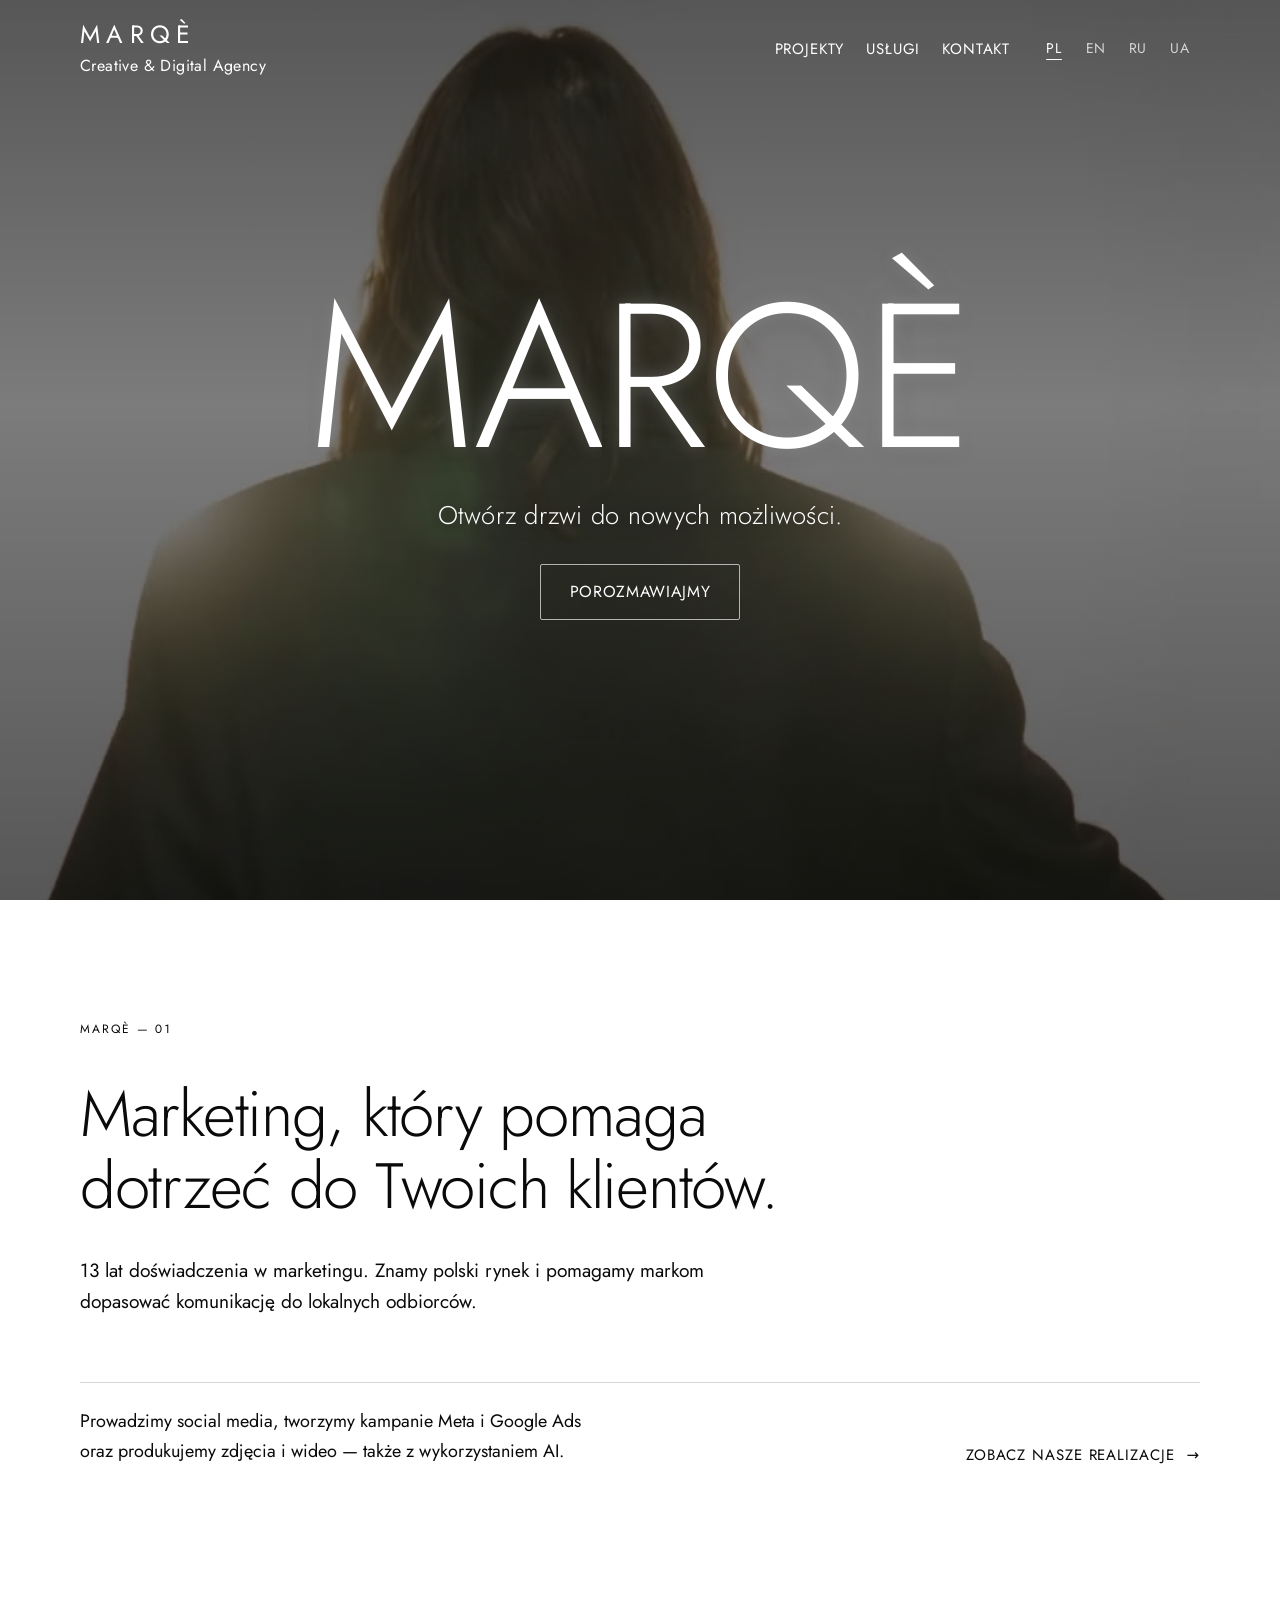
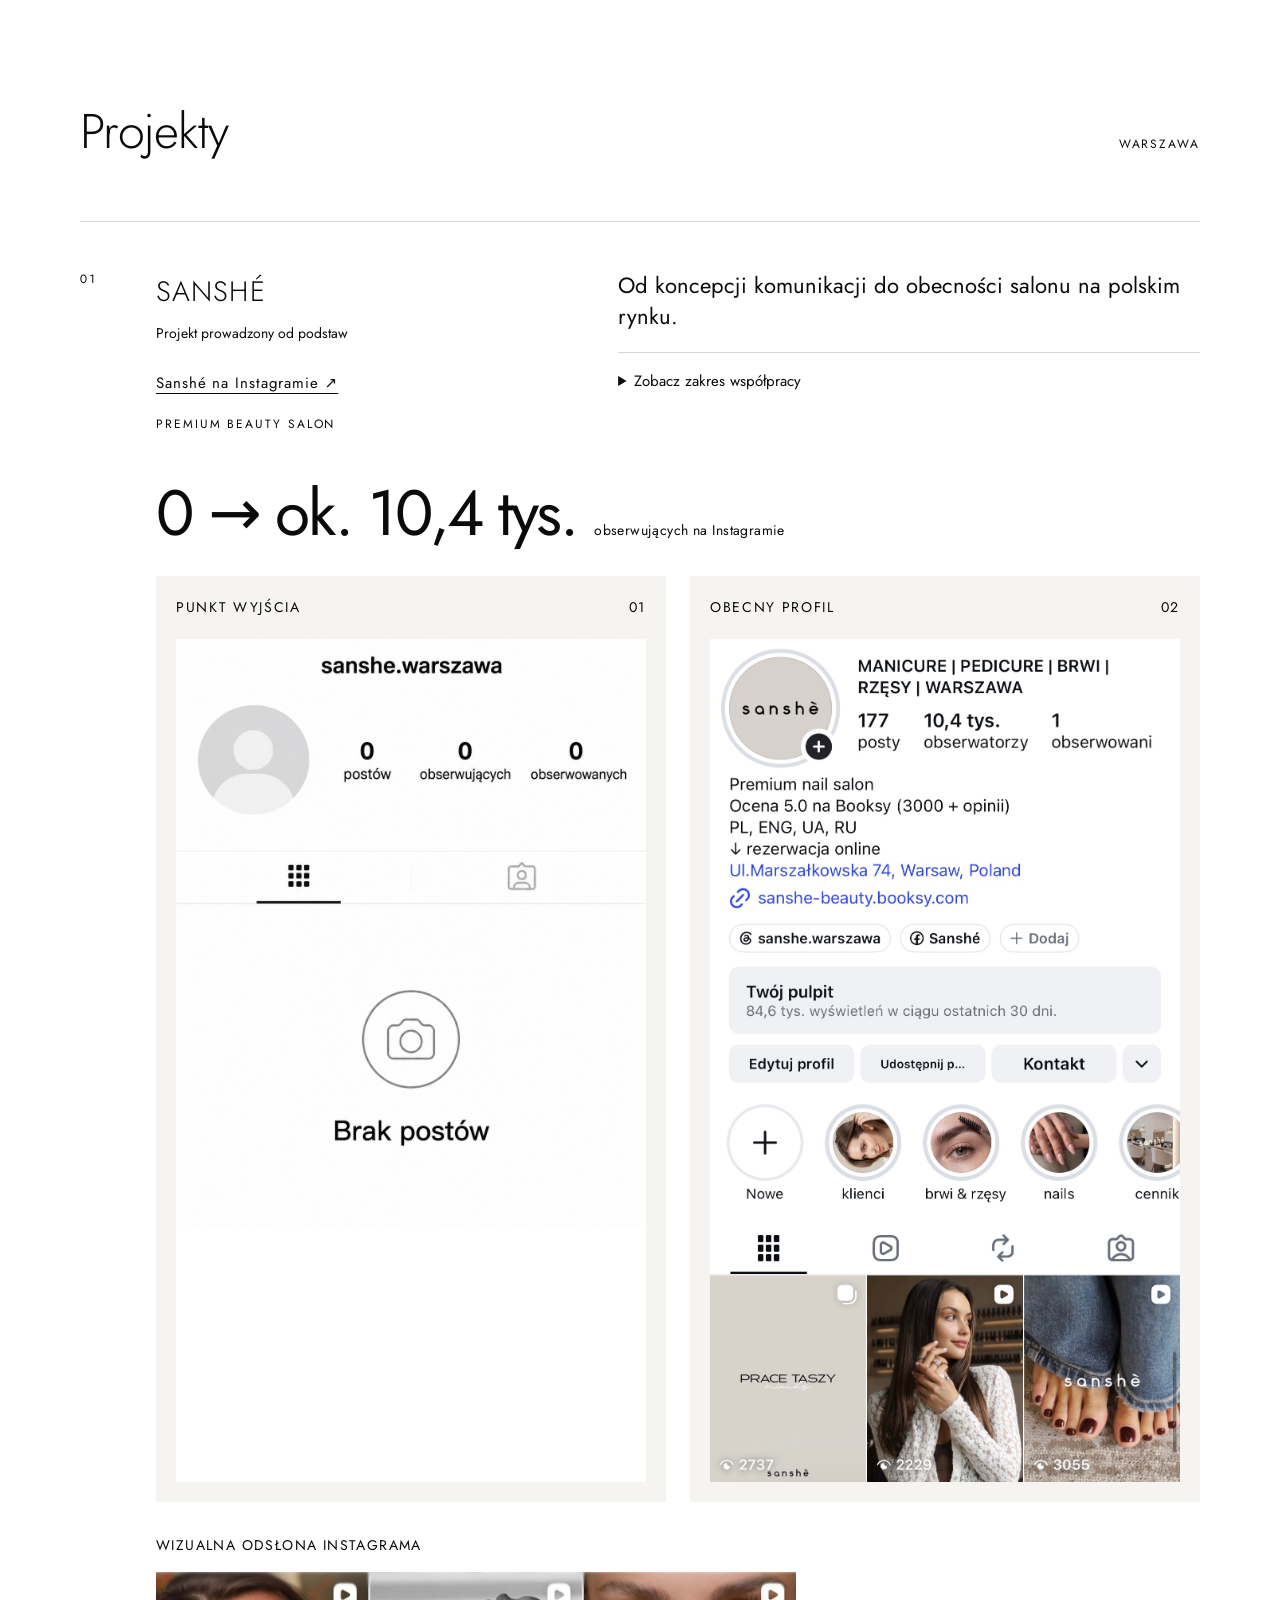
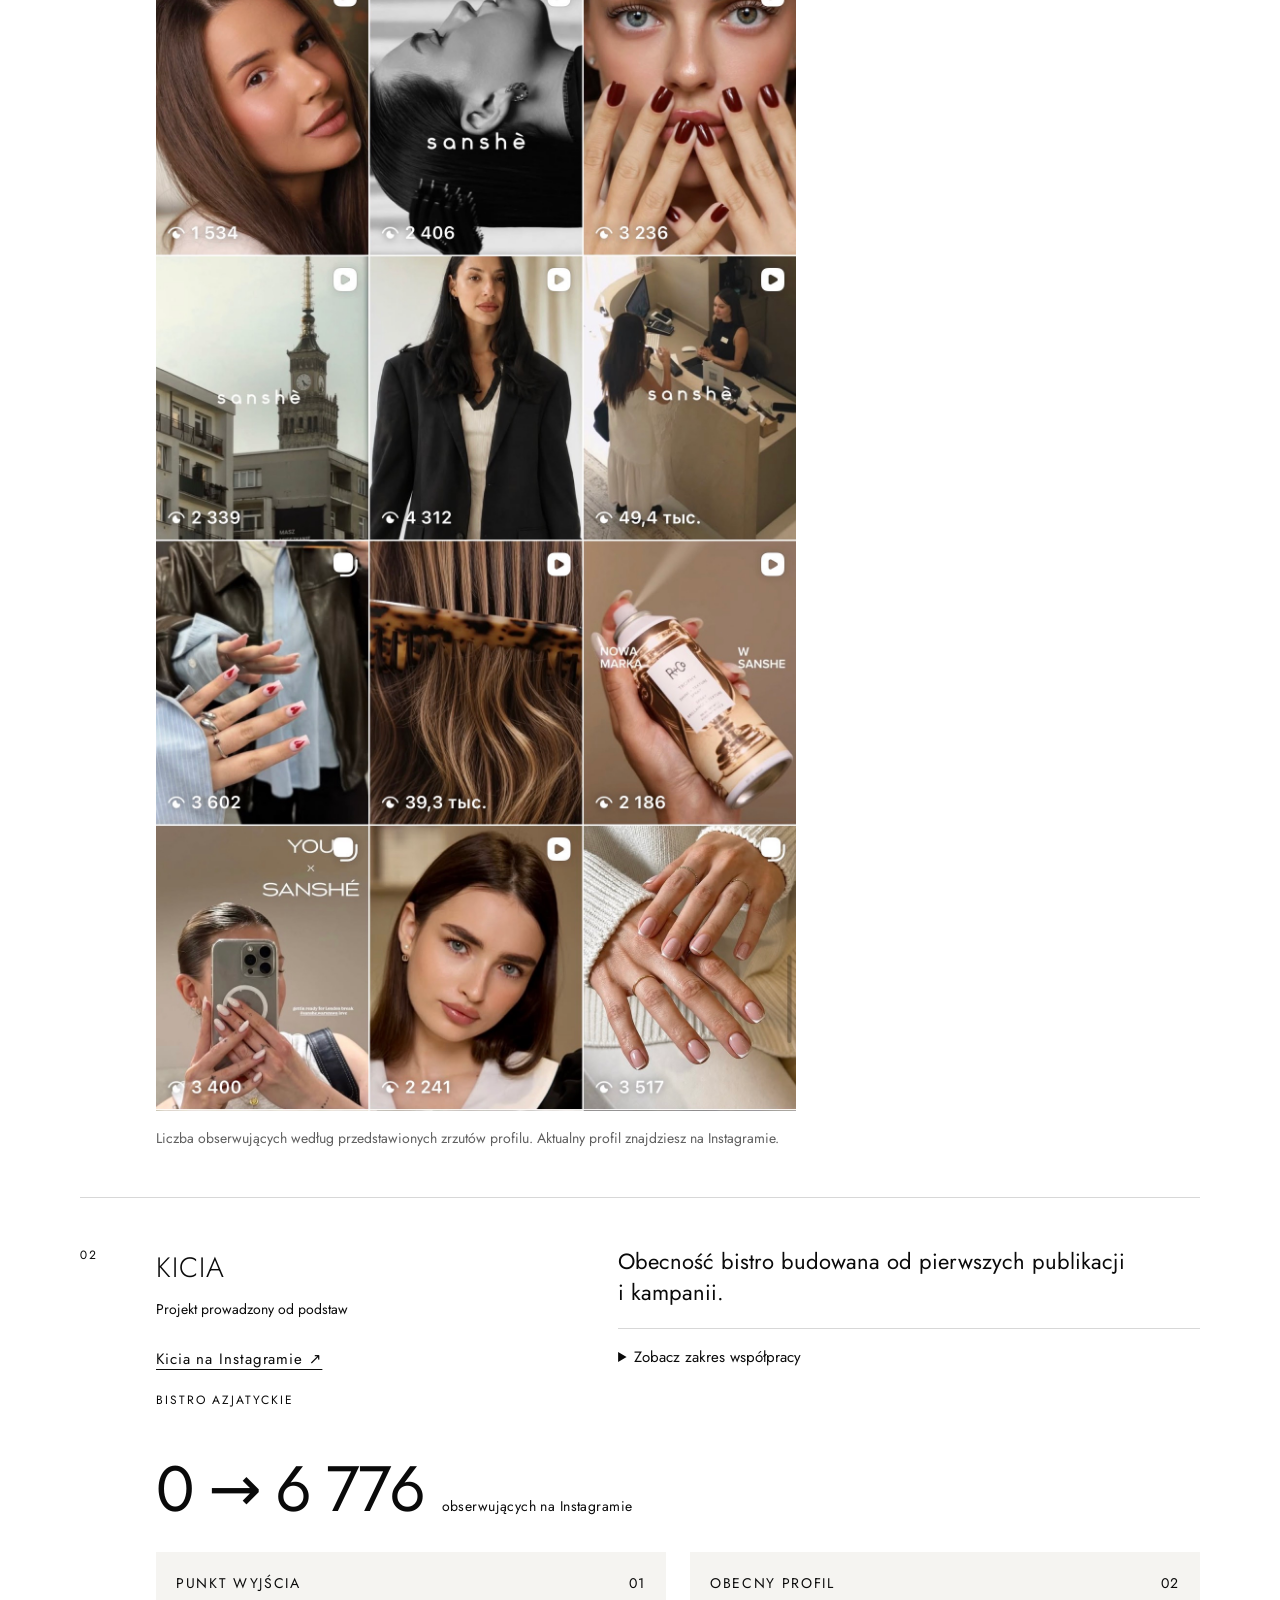
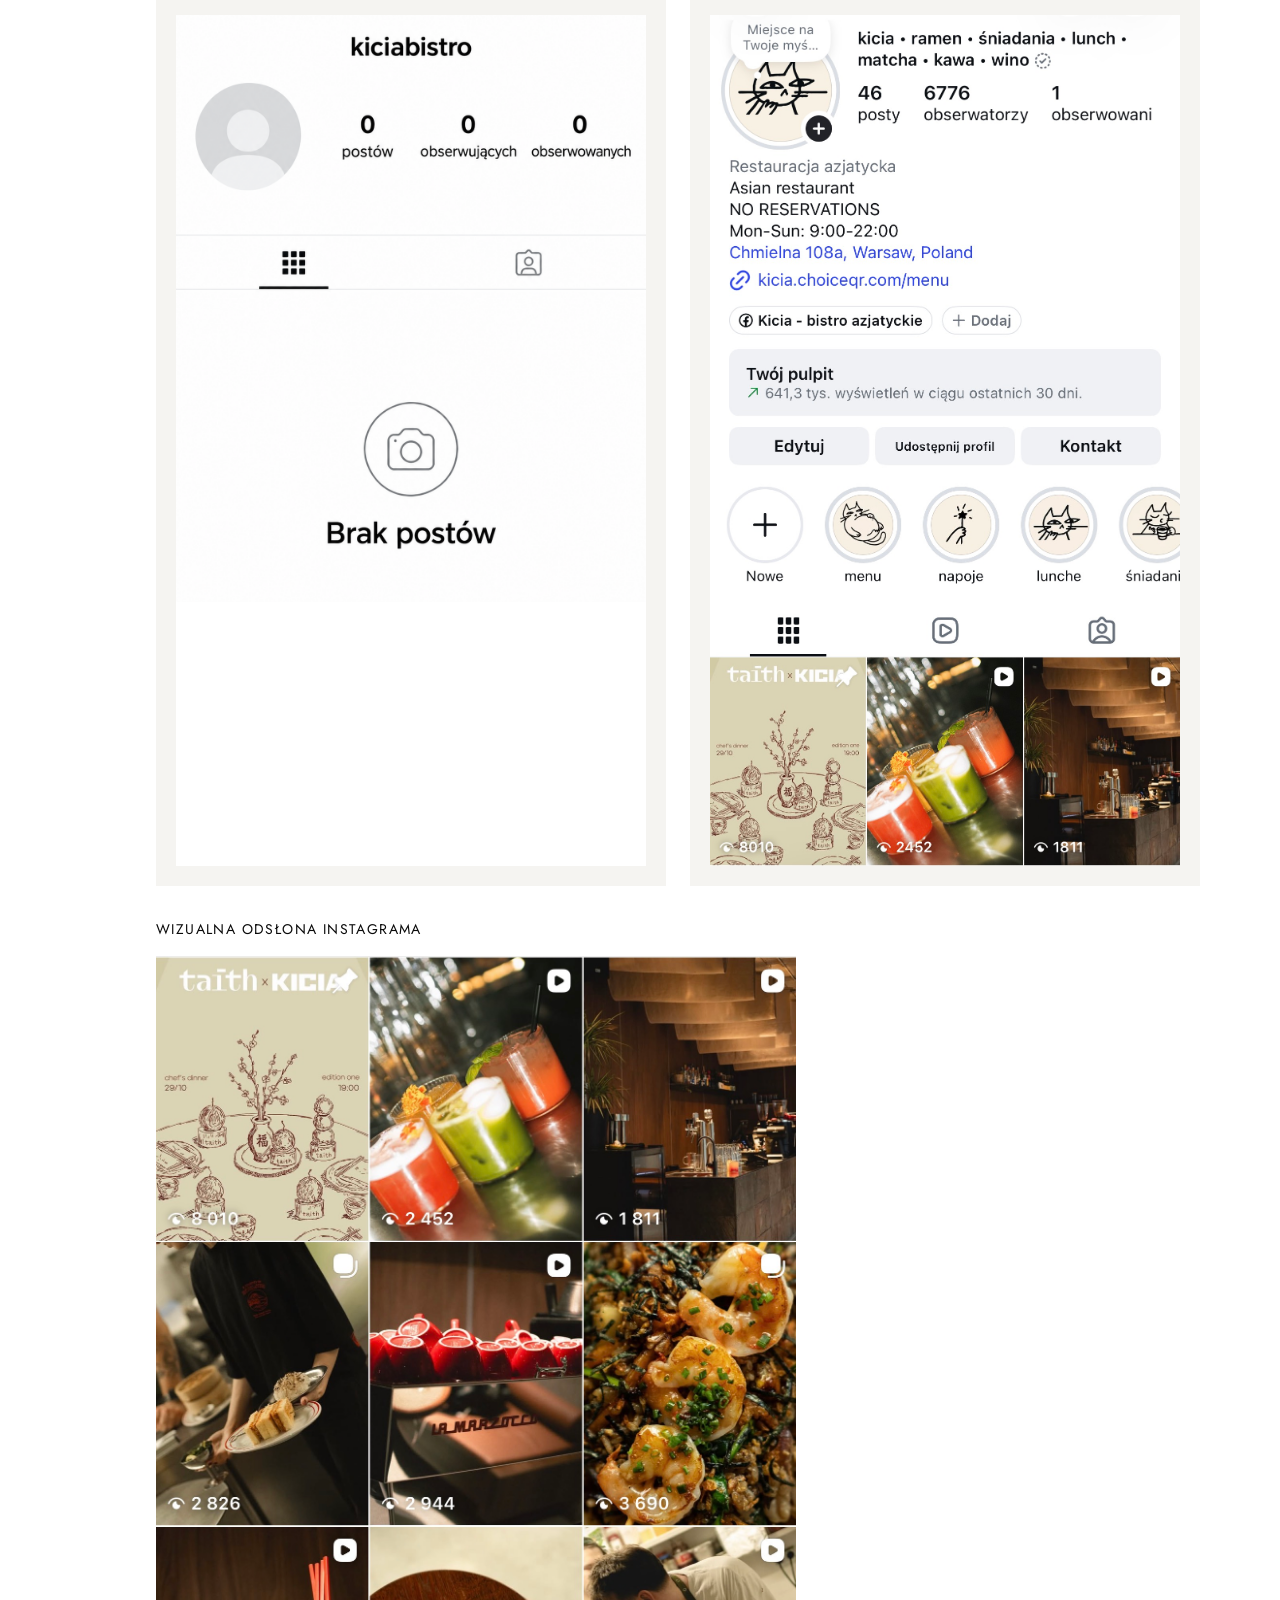
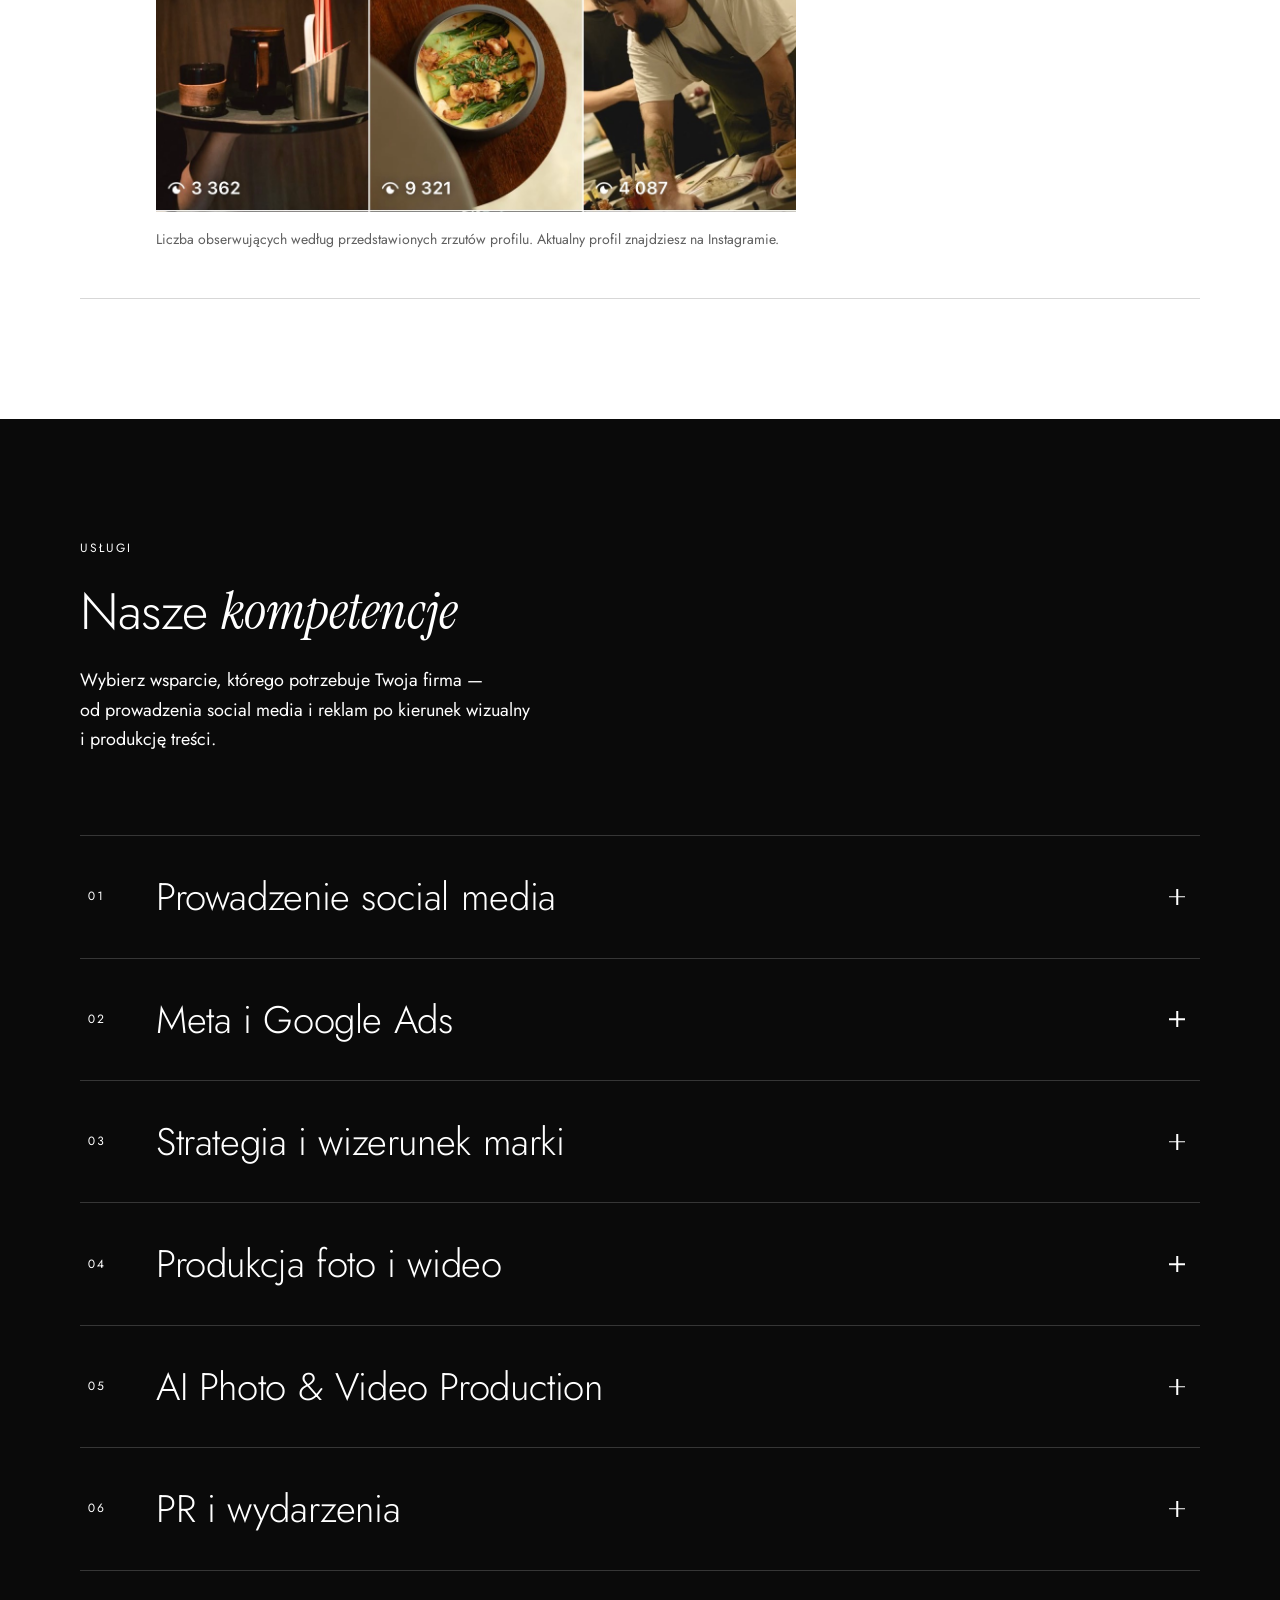
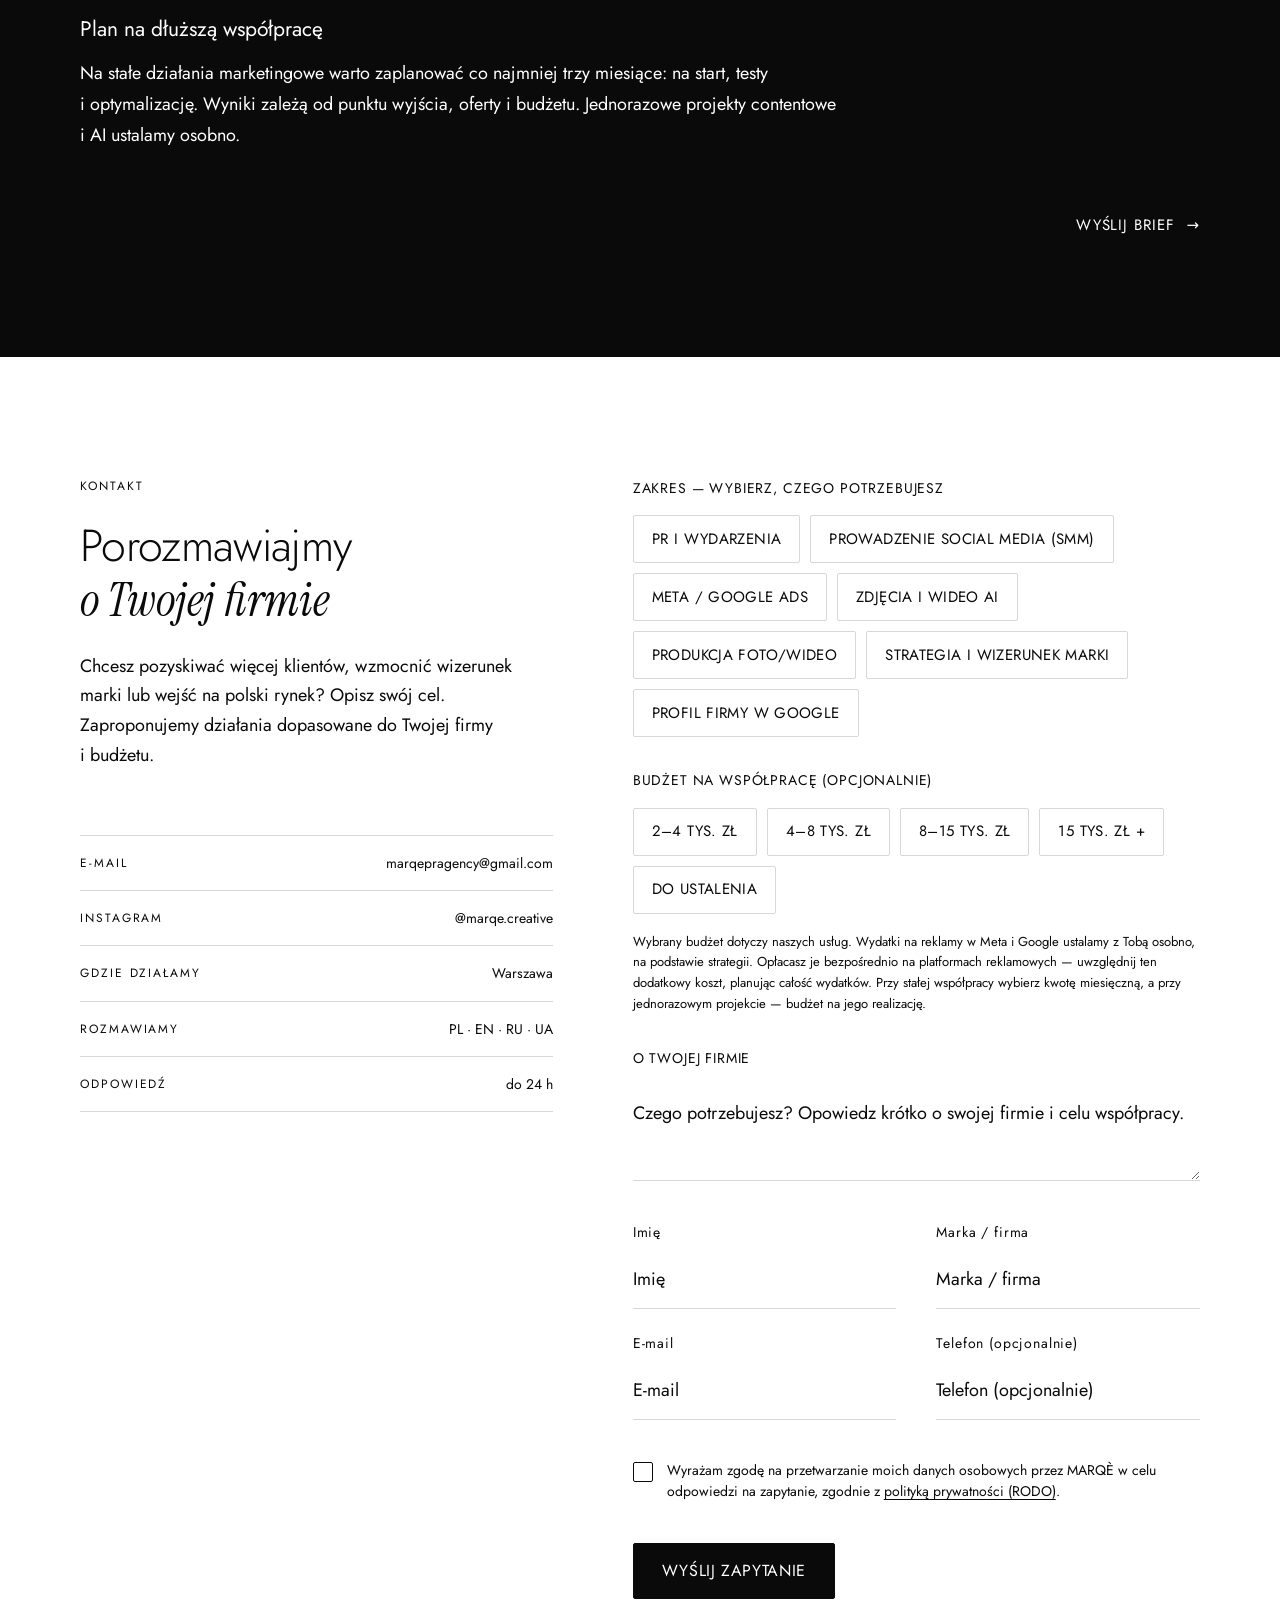
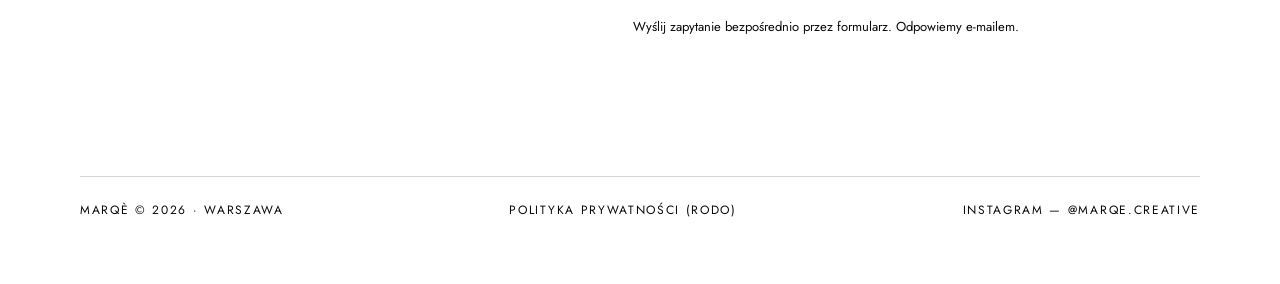
<file: index.html>
<!DOCTYPE html>
<html lang="pl">
<head>
<meta charset="UTF-8">
<meta name="viewport" content="width=device-width, initial-scale=1">
<title>MARQÈ — Digital Agency · Warszawa</title>
<meta name="description" content="MARQÈ — Creative &amp; Digital Agency. Warszawa. Social media, Meta i Google Ads, strategia marki oraz produkcja foto i wideo, także z AI.">
<link rel="preconnect" href="https://fonts.googleapis.com">
<link rel="preconnect" href="https://fonts.gstatic.com" crossorigin>
<link href="https://fonts.googleapis.com/css2?family=Jost:wght@300;400;500&family=Manrope:wght@300;400;500&family=Cormorant+Garamond:ital,wght@1,300;1,400&family=Instrument+Serif:ital@0;1&display=swap" rel="stylesheet">
<style>
:root{
  --black:#0A0A0A;
  --white:#FFFFFF;
  --grey:#0A0A0A;
  --grey-inv:#FFFFFF;
  --line:rgba(10,10,10,.16);
  --line-inv:rgba(255,255,255,.18);
  --pad:120px;
  --s2:16px; --s3:24px; --s4:40px; --s5:64px; --s6:96px; --s7:140px;
  --fs-h1:16vw;
  --fs-h2:clamp(38px,4.6vw,64px);
  --fs-body:17px;
  --r:2px;
  --ease:cubic-bezier(.22,1,.36,1);
  --serif:'Instrument Serif',Georgia,serif;
}
*{margin:0;padding:0;box-sizing:border-box}
html{scroll-behavior:auto}
@media(pointer:coarse){html{scroll-behavior:smooth}}
body{
  font-family:'Jost',system-ui,sans-serif;
  font-weight:400;
  background:var(--white);
  color:var(--black);
  font-size:var(--fs-body);
  line-height:1.6;
  -webkit-font-smoothing:antialiased;
}
a{color:inherit;text-decoration:none}
button{font:inherit;background:none;border:0;cursor:pointer;color:inherit}
::selection{background:var(--black);color:var(--white)}
:focus-visible{outline:2px solid currentColor;outline-offset:3px}
.micro{font-size:12px;letter-spacing:.16em;text-transform:uppercase;font-weight:400}
em.sx{font-family:var(--serif);font-style:italic;font-weight:400;letter-spacing:0;text-transform:none}

/* ---------- preloader ---------- */
.loader{position:fixed;inset:0;background:var(--black);color:var(--white);z-index:300;display:none;align-items:flex-end;justify-content:space-between;padding:40px 48px;transition:clip-path .9s var(--ease)}
html.js .loader{display:flex}
.loader.done{clip-path:inset(0 0 100% 0)}
.loader .lw{font-weight:400;letter-spacing:.28em;font-size:13px;text-transform:uppercase}
.loader .count{font-size:clamp(60px,9vw,120px);font-weight:300;line-height:1;font-variant-numeric:tabular-nums}

/* ---------- nav ---------- */
.nav{position:fixed;top:0;left:0;right:0;z-index:120;display:flex;justify-content:space-between;align-items:center;padding:26px var(--pad);mix-blend-mode:difference;color:#fff}
.nav .logo{font-weight:500;letter-spacing:.3em;font-size:15px}
.nav .right{display:flex;align-items:center;gap:var(--s4)}
.nav ul{display:flex;gap:var(--s4);list-style:none}
.nav a,.nav .lng button{font-size:13px;letter-spacing:.16em;text-transform:uppercase;font-weight:400;position:relative}
.nav ul a::after{content:"";position:absolute;left:0;bottom:-4px;width:100%;height:1px;background:#fff;transform:scaleX(0);transform-origin:right;transition:transform .5s var(--ease)}
.nav ul a:hover::after{transform:scaleX(1);transform-origin:left}
.nav .lng{display:flex;gap:10px;align-items:center}
.nav .lng button{opacity:.55;text-decoration:none;transition:opacity .3s}
.nav .lng button.on{opacity:1}
.nav .lng .sep{opacity:.35}
.burger{display:none;width:40px;height:40px;position:relative;z-index:130}
.burger span{position:absolute;left:8px;right:8px;height:1.5px;background:#fff;transition:transform .45s var(--ease),top .45s var(--ease),opacity .3s}
.burger span:nth-child(1){top:15px}
.burger span:nth-child(2){top:24px}
html.menu-open .burger span:nth-child(1){top:19.5px;transform:rotate(45deg)}
html.menu-open .burger span:nth-child(2){top:19.5px;transform:rotate(-45deg)}
.m-menu{position:fixed;inset:0;background:var(--black);color:var(--white);z-index:110;display:flex;flex-direction:column;justify-content:center;padding:0 var(--pad);opacity:0;pointer-events:none;transition:opacity .45s var(--ease)}
html.menu-open .m-menu{opacity:1;pointer-events:auto}
.m-menu a{font-size:clamp(34px,9vw,54px);font-weight:300;text-transform:uppercase;letter-spacing:.02em;padding:14px 0;border-bottom:1px solid var(--line-inv);opacity:0;transform:translateY(22px);transition:opacity .5s var(--ease),transform .5s var(--ease)}
html.menu-open .m-menu a{opacity:1;transform:none}
.m-menu .m-lng{margin-top:var(--s4);display:flex;gap:16px}
.m-menu .m-lng button{font-size:14px;letter-spacing:.2em;text-transform:uppercase;opacity:.55}
.m-menu .m-lng button.on{opacity:1}

/* ---------- buttons: print rectangle + dual-label ---------- */
.btn{display:inline-block;padding:16px 34px;border:1px solid var(--black);border-radius:var(--r);font-size:12px;letter-spacing:.18em;text-transform:uppercase;font-weight:400;transition:background .5s var(--ease),color .5s var(--ease),border-color .5s var(--ease)}
.btn .tx{display:block;position:relative;overflow:hidden}
.btn .l{display:block;transition:transform .55s var(--ease)}
.btn .l2{position:absolute;top:100%;left:0;width:100%;text-align:center}
.btn:hover .l{transform:translateY(-100%)}
.btn.solid{background:var(--black);color:var(--white)}
.btn.solid:hover{background:transparent;color:var(--black)}
.btn.ghost:hover{background:var(--black);color:var(--white)}
/* inline arrow link */
.linkline{display:inline-flex;align-items:baseline;gap:12px;font-size:14px;letter-spacing:.18em;text-transform:uppercase;font-weight:400;position:relative}
.linkline::after{content:"";position:absolute;left:0;bottom:-5px;height:1px;width:100%;background:currentColor;transform:scaleX(0);transform-origin:left;transition:transform .55s var(--ease)}
.linkline:hover::after{transform:scaleX(1)}
.linkline .ar{transition:transform .45s var(--ease)}
.linkline:hover .ar{transform:translateX(8px)}

/* ============ HERO — scroll-scrub ============ */
#scroll-container{position:relative;height:calc(var(--vh,100vh)*3)}
.hero{position:sticky;top:0;height:var(--vh,100vh);overflow:hidden;background:var(--black);color:var(--white);z-index:1}
.hero::after{content:"";position:absolute;inset:0;background:linear-gradient(to bottom,rgba(0,0,0,.12) 0%,rgba(0,0,0,0) 40%,rgba(0,0,0,.55) 100%);pointer-events:none;z-index:1}
.hero-media{position:absolute;inset:0}
.hero-media video,.hero-media img{position:absolute;inset:0;width:100%;height:100%;object-fit:cover;display:block}
.hero-inner{position:relative;z-index:2;height:100%;display:flex;flex-direction:column;align-items:center;justify-content:center;text-align:center;padding:0 var(--pad);will-change:transform,opacity}
.hero h1{font-size:var(--fs-h1);font-weight:300;line-height:.94;letter-spacing:-.01em;text-transform:uppercase;display:flex;justify-content:center;user-select:none;text-shadow:0 2px 30px rgba(0,0,0,.45)}
.hero h1 .chm{display:inline-block;overflow:hidden;padding-top:.22em;margin-top:-.22em}
.hero h1 .ch{display:inline-block;transform:translateY(-118%);opacity:0;filter:blur(5px);transition:transform .9s cubic-bezier(.16,1,.3,1),opacity .55s ease,filter .7s ease}
html:not(.js) .hero h1 .ch{transform:none;opacity:1;filter:none}
.hero.in h1 .ch{transform:translateY(0);opacity:1;filter:blur(0)}
.hero .meta{margin-top:var(--s3);display:flex;flex-direction:column;gap:6px;letter-spacing:.3em;font-size:13px;text-transform:uppercase;color:#fff;text-shadow:0 1px 16px rgba(0,0,0,.5)}
.hero .cta{margin-top:var(--s4)}
.hero .cta .btn{border-color:rgba(255,255,255,.65);background:transparent;color:var(--white)}
.hero .cta .btn:hover,.hero .cta .btn:focus-visible,.hero .cta .btn:active{background:transparent;color:var(--white);border-color:#fff}
.scroll-cue{position:absolute;left:50%;bottom:52px;transform:translateX(-50%);width:1px;height:44px;overflow:hidden;z-index:2}
.scroll-cue::before{content:"";position:absolute;left:0;top:-100%;width:1px;height:100%;background:rgba(255,255,255,.7);animation:cue 1.8s var(--ease) infinite}
@keyframes cue{to{top:100%}}
#hero-overlay{position:absolute;inset:0;z-index:3;display:flex;flex-direction:column;align-items:center;justify-content:center;text-align:center;padding:0 var(--pad);opacity:0;pointer-events:none;will-change:transform,opacity}
#hero-overlay .o-label{font-size:12px;letter-spacing:.28em;text-transform:uppercase;color:#fff;margin-bottom:var(--s3)}
#hero-overlay .o-title{font-size:clamp(34px,5.4vw,82px);font-weight:300;line-height:1.12;letter-spacing:-.01em;text-shadow:0 2px 30px rgba(0,0,0,.5)}
#hero-overlay .o-title em.sx{font-size:1.04em}

/* section 2 — manifest, asymmetric */
#section-2{position:sticky;top:0;height:var(--vh,100vh);z-index:20;will-change:transform;background:var(--white);color:var(--black);border-radius:24px 24px 0 0;box-shadow:0 -32px 80px rgba(0,0,0,.35);overflow:hidden;transform:translateY(101%)}
.s2-inner{height:100%;display:flex;flex-direction:column;justify-content:center;padding:0 var(--pad);max-width:1600px}
.s2-idx{font-size:12px;letter-spacing:.16em;text-transform:uppercase;color:var(--grey);margin-bottom:var(--s4);font-variant-numeric:tabular-nums}
.s2-title{font-size:clamp(40px,6vw,96px);font-weight:300;line-height:1.06;letter-spacing:-.02em;max-width:14ch}
.s2-title em.sx{font-size:1.05em}
.s2-bottom{display:flex;justify-content:space-between;align-items:flex-end;gap:var(--s4);margin-top:var(--s5);border-top:1px solid var(--line);padding-top:var(--s3)}
.s2-note{color:var(--grey);max-width:46ch;font-size:16px;line-height:1.7}

/* ---------- sections shared ---------- */
section{padding:var(--s7) var(--pad)}
.sec-head{display:flex;align-items:baseline;justify-content:space-between;margin-bottom:var(--s5)}
.sec-head h2{font-size:var(--fs-h2);font-weight:300;letter-spacing:-.015em;line-height:1.05}
.sec-head .tag{color:var(--grey)}
.rv{opacity:0;transform:translateY(40px);transition:opacity .9s var(--ease),transform .9s var(--ease)}
html:not(.js) .rv{opacity:1;transform:none}
.rv.in{opacity:1;transform:none}

/* ---------- projekty ---------- */
#work{position:relative;padding-top:var(--s7)}
.work-list{border-top:1px solid var(--line)}
.work-row{display:grid;grid-template-columns:70px 1fr 1.1fr 40px;align-items:center;gap:var(--s3);padding:44px 8px;border-bottom:1px solid var(--line)}
.work-row .idx{font-size:12px;letter-spacing:.14em;color:var(--grey);font-variant-numeric:tabular-nums}
.work-row .nm{display:flex;flex-direction:column;gap:8px}
.work-row .name{font-size:clamp(30px,3.4vw,50px);font-weight:300;letter-spacing:.04em;text-transform:uppercase;transition:transform .5s var(--ease)}
.work-row:hover .name{transform:translateX(16px)}
.work-row .type{font-size:12px;letter-spacing:.16em;text-transform:uppercase;color:var(--grey)}
.work-row .tags{font-size:13px;letter-spacing:.08em;text-transform:uppercase;color:var(--grey);line-height:1.9}
.work-row .tags .more{color:var(--black);font-weight:400;white-space:nowrap}
.work-row .arrow{font-size:22px;transform:translateX(-10px);opacity:0;transition:transform .5s var(--ease),opacity .5s var(--ease)}
.work-row:hover .arrow{transform:none;opacity:1}
.preview{position:fixed;width:270px;aspect-ratio:4/5;z-index:90;pointer-events:none;opacity:0;transform:scale(.94);transition:opacity .4s var(--ease),transform .4s var(--ease);overflow:hidden;background:var(--black);border-radius:var(--r)}
.preview.on{opacity:1;transform:scale(1)}
.preview img{width:100%;height:100%;object-fit:cover;display:block}
.preview .ph{position:absolute;inset:0;display:flex;flex-direction:column;align-items:center;justify-content:center;gap:10px;color:var(--white)}
.preview .ph .t{letter-spacing:.28em;text-transform:uppercase;font-size:14px}
.preview .ph .spec{font-size:11px;letter-spacing:.16em;text-transform:uppercase;color:#fff}
.preview .frame{position:absolute;inset:12px;border:1px solid rgba(255,255,255,.28)}
.thumb{display:none}
@media(max-width:1024px){
  .preview{display:none}
  .thumb{display:block;aspect-ratio:4/5;max-width:240px;background:var(--black);position:relative;margin-bottom:var(--s2);overflow:hidden;border-radius:var(--r)}
  .thumb img{width:100%;height:100%;object-fit:cover;display:block}
  .thumb .ph{position:absolute;inset:0;display:flex;align-items:center;justify-content:center;color:#fff;font-size:12px;letter-spacing:.2em;text-transform:uppercase}
}

/* ---------- kompetencje ---------- */
.services{background:var(--black);color:var(--white);overflow:hidden}
.wwd-wrap{position:relative;margin-bottom:var(--s6)}
.svc-label{color:var(--white);margin-bottom:var(--s3);display:block}
.svc-h{font-size:clamp(46px,7.2vw,118px);font-weight:300;line-height:1.02;letter-spacing:-.02em}
.svc-h em.sx{font-size:1.04em}
.wwd-note{max-width:46ch;color:var(--white);margin-top:var(--s3);font-size:16px;line-height:1.7}
.acc{border-top:1px solid var(--line-inv)}
.acc-item{border-bottom:1px solid var(--line-inv)}
.acc-head{display:flex;align-items:center;gap:var(--s3);width:100%;text-align:left;padding:30px 8px;color:inherit}
.acc-head .a-idx{font-size:12px;letter-spacing:.14em;color:var(--grey-inv);font-variant-numeric:tabular-nums;width:44px;flex-shrink:0}
.acc-head .a-name{font-size:clamp(26px,3vw,44px);font-weight:300;letter-spacing:-.01em;transition:transform .5s var(--ease);flex:1}
.acc-head:hover .a-name{transform:translateX(12px)}
.a-plus{width:30px;height:30px;position:relative;flex-shrink:0}
.a-plus::before,.a-plus::after{content:"";position:absolute;background:#fff;transition:transform .5s var(--ease)}
.a-plus::before{left:50%;top:7px;bottom:7px;width:1.5px;transform:translateX(-50%)}
.a-plus::after{top:50%;left:7px;right:7px;height:1.5px;transform:translateY(-50%)}
.acc-item.open .a-plus::before{transform:translateX(-50%) rotate(90deg)}
.acc-item.open .a-plus{transform:rotate(45deg)}
.a-plus{transition:transform .5s var(--ease)}
.acc-body{display:grid;grid-template-rows:0fr;transition:grid-template-rows .65s var(--ease)}
.acc-item.open .acc-body{grid-template-rows:1fr}
.acc-clip{overflow:hidden;min-height:0}
.acc-in{padding:6px 8px 44px 44px;display:flex;flex-direction:column;gap:24px;max-width:820px;margin-left:auto}
.a-it{display:grid;grid-template-columns:26px 1fr;gap:14px;align-items:start;opacity:0;transform:translateY(14px);transition:opacity .5s var(--ease),transform .5s var(--ease)}
.acc-item.open .a-it{opacity:1;transform:none}
.a-arrow{color:#fff;line-height:1.6}
.a-t{font-weight:400;font-size:18px}
.a-d{color:var(--grey-inv);font-size:15px;line-height:1.7;margin-top:4px;max-width:60ch}
.svc-cta{display:flex;justify-content:flex-end;margin-top:var(--s5)}

/* ---------- kontakt + brief ---------- */
.contact{padding-bottom:var(--s5)}
.contact-grid{display:grid;grid-template-columns:1fr 1.2fr;gap:var(--s6)}
.contact .lead{color:var(--grey);margin-bottom:var(--s3)}
.contact h2{font-size:clamp(36px,4vw,58px);font-weight:300;line-height:1.12;letter-spacing:-.015em;max-width:17ch}
.contact h2 em.sx{font-size:1.04em}
.contact .c-note{margin-top:var(--s3);color:var(--grey);max-width:40ch;font-size:16px;line-height:1.7}
.c-details{margin-top:var(--s5);border-top:1px solid var(--line)}
.c-row{display:flex;justify-content:space-between;gap:var(--s3);padding:16px 0;border-bottom:1px solid var(--line);font-size:14px}
.c-row .k{letter-spacing:.16em;text-transform:uppercase;font-size:12px;color:var(--grey);padding-top:2px}
.c-row a:hover{opacity:.6}
.f-block{margin-bottom:var(--s5)}
.f-label{display:block;margin-bottom:var(--s2);color:var(--grey)}
.chips{display:flex;flex-wrap:wrap;gap:10px}
.chip{padding:11px 18px;border:1px solid var(--line);border-radius:var(--r);font-size:12px;letter-spacing:.12em;text-transform:uppercase;transition:background .35s var(--ease),color .35s var(--ease),border-color .35s var(--ease)}
.chip:hover{border-color:var(--black)}
.chip.on{background:var(--black);color:var(--white);border-color:var(--black)}
.f-input{width:100%;border:0;border-bottom:1px solid var(--line);background:transparent;padding:14px 0;font:inherit;color:var(--black);border-radius:0;transition:border-color .3s}
.f-input:focus{outline:none;border-color:var(--black)}
.f-input::placeholder{color:var(--grey)}
textarea.f-input{resize:none;min-height:96px}
.f-two{display:grid;grid-template-columns:1fr 1fr;gap:var(--s4)}
.consent{display:flex;gap:14px;align-items:flex-start;margin:var(--s4) 0;color:var(--grey);font-size:14px;line-height:1.55;cursor:pointer}
.consent .box{flex-shrink:0;width:20px;height:20px;border:1px solid var(--black);border-radius:var(--r);margin-top:2px;position:relative;transition:background .3s}
.consent.on .box{background:var(--black)}
.consent.on .box::after{content:"";position:absolute;inset:0;background:linear-gradient(45deg,transparent 44%,#fff 46%,#fff 54%,transparent 56%) no-repeat}
.consent a{text-decoration:underline;text-underline-offset:3px}
.f-err{color:var(--black);font-size:14px;margin-top:var(--s2);min-height:22px;border-left:2px solid var(--black);padding-left:12px;display:none}
.f-err.show{display:block}
.btn.submit{background:var(--black);color:var(--white);border-color:var(--black)}
.btn.submit:hover{background:transparent;color:var(--black)}
.f-sent{display:none;margin-top:var(--s2);color:var(--grey)}
.f-sent.show{display:block}
.foot{margin-top:var(--s7);border-top:1px solid var(--line);padding-top:var(--s3);display:flex;justify-content:space-between;gap:var(--s3);font-size:12px;letter-spacing:.14em;text-transform:uppercase;color:var(--grey);flex-wrap:wrap}
.foot a:hover{color:var(--black)}

/* ---------- cookie bar (compact) ---------- */
.cookies{position:fixed;left:0;right:0;bottom:0;z-index:150;background:var(--black);color:var(--white);padding:14px var(--pad);display:none;gap:var(--s3);align-items:center;justify-content:space-between;flex-wrap:wrap}
.cookies.show{display:flex}
.cookies p{font-size:13px;line-height:1.55;color:var(--grey-inv);max-width:60ch}
.cookies p a{text-decoration:underline;text-underline-offset:3px;color:#fff}
.cookies .cbtns{display:flex;gap:22px;align-items:center}
.cookies .cbtn{font-size:12px;letter-spacing:.16em;text-transform:uppercase;border-bottom:1px solid rgba(255,255,255,.5);padding-bottom:2px;transition:border-color .3s,opacity .3s}
.cookies .cbtn:hover{border-color:#fff}
.cookies .cbtn.primary{border:1px solid #fff;border-radius:var(--r);padding:9px 16px}
.cookies .cbtn.primary:hover{background:#fff;color:var(--black)}

/* ---------- fallbacks ---------- */
html:not(.js) #scroll-container,html.no-scrub #scroll-container{height:auto}
html:not(.js) .hero,html.no-scrub .hero{position:relative;height:100vh}
html:not(.js) #section-2,html.no-scrub #section-2{position:relative;height:auto;min-height:60vh;transform:none!important;border-radius:0;box-shadow:none;padding:var(--s7) 0}
html:not(.js) #hero-overlay,html.no-scrub #hero-overlay{display:none}
html:not(.js) .s2-inner,html.no-scrub .s2-inner{height:auto}
html:not(.js) .a-it{opacity:1;transform:none}

/* ---------- responsive ---------- */
@media(max-width:1024px){
  :root{--pad:56px;--s7:110px}
  .contact-grid{grid-template-columns:1fr;gap:var(--s5)}
  .work-row{grid-template-columns:52px 1fr 40px;grid-template-areas:"idx thumb thumb" "idx nm arrow" "idx tags tags";align-items:start}
  .work-row .idx{grid-area:idx}
  .work-row .thumb{grid-area:thumb}
  .work-row .nm{grid-area:nm}
  .work-row .tags{grid-area:tags}
  .work-row .arrow{grid-area:arrow;align-self:center}
  .acc-in{margin-left:0;max-width:none;padding-left:44px}
}
@media(max-width:760px){
  .nav .right ul,.nav .right .lng{display:none}
  .burger{display:block}
}
@media(max-width:640px){
  :root{--pad:22px;--fs-h1:19vw;--s7:90px;--s6:64px;--s5:48px}
  .nav{padding:20px 22px}
  .m-menu{padding:0 22px}
  .btn{padding:14px 26px}
  .work-row{grid-template-columns:44px 1fr;grid-template-areas:"idx thumb" "idx nm" "tags tags";gap:12px;padding:32px 4px}
  .work-row .arrow{display:none}
  .work-row:hover .name{transform:none}
  .sec-head{flex-direction:column;gap:10px;align-items:flex-start}
  .acc-head{padding:24px 4px;gap:14px}
  .acc-head .a-idx{width:34px}
  .acc-head:hover .a-name{transform:none}
  .acc-in{padding-left:0}
  .f-two{grid-template-columns:1fr}
  .s2-bottom{flex-direction:column;align-items:flex-start}
  .cookies{padding:14px 22px}
  .loader{padding:24px}
}
@media(prefers-reduced-motion:reduce){
  *,*::before,*::after{animation:none!important;transition:none!important}
  html.js .loader{display:none}
  .hero h1 .ch,.rv,.a-it{transform:none!important;opacity:1!important}
  .wwd .outline{transform:skewX(-8deg)!important}
  .wwd .solid{transform:none!important}
  html{scroll-behavior:auto}
}

/* Usability refinement */
:focus-visible{outline:2px solid currentColor;outline-offset:5px}
.chip,.cbtn,.lng button,.m-lng button{min-height:44px}
.field-label{display:block;font-size:12px;line-height:1.5;margin:0 0 8px}
.field-wrap{min-width:0}
.hero-description{max-width:560px;margin:22px auto 0;text-align:center;font-size:clamp(14px,1.5vw,18px);line-height:1.6;padding:0 24px}
.form-note{font-size:13px;line-height:1.6;margin:18px 0}
.skip-link{position:fixed;top:-100px;left:16px;z-index:99999;background:#fff;color:#111;padding:14px}
.skip-link:focus{top:16px}
@media(max-width:700px){.f-input{font-size:16px}.hero-description{max-width:360px}}

/* Film hero: a downward wordmark reveal synchronized to the door opening. */
.hero .meta,.hero .cta{opacity:0;transform:translateY(10px);transition:opacity .8s ease,transform .8s cubic-bezier(.16,1,.3,1)}
.hero.in .meta,.hero.in .cta,html:not(.js) .hero .meta,html:not(.js) .hero .cta{opacity:1;transform:none}
.hero.in .meta{transition-delay:.35s}
.hero.in .cta{transition-delay:.55s}
@media(prefers-reduced-motion:reduce){.hero h1 .ch{filter:none!important}.hero .meta,.hero .cta{opacity:1;transform:none}}
#scroll-container{height:auto}
.hero{position:relative;height:100svh;min-height:540px}
#section-2{position:relative;height:auto;min-height:65vh;transform:none;border-radius:0;box-shadow:none;padding:var(--s7) 0}
.s2-inner{height:auto}
.hero::after{background:linear-gradient(180deg,rgba(0,0,0,.18),transparent 35%,rgba(0,0,0,.3));transition:background 1s}
.hero.in::after{background:linear-gradient(180deg,rgba(0,0,0,.65),rgba(0,0,0,.5) 45%,rgba(0,0,0,.65))}
.nav.over-film{mix-blend-mode:normal;background:linear-gradient(180deg,rgba(0,0,0,.65),transparent);color:#fff}
.hero-inner{opacity:0;visibility:hidden;transition:opacity .35s ease,visibility .35s}
.hero.in .hero-inner,html:not(.js) .hero-inner{opacity:1;visibility:visible}
.hero .meta{font-size:11px;letter-spacing:.22em;line-height:1.8}
.hero .cta{margin-top:28px}
.film-controls{position:absolute;z-index:4;bottom:28px;right:var(--pad);display:flex;gap:18px;color:#fff}
.film-controls button{min-height:44px;padding:10px 0;font-size:11px;letter-spacing:.1em;text-transform:uppercase;text-shadow:0 1px 8px #000}
.film-controls button:hover{text-decoration:underline;text-underline-offset:5px}
.film-controls [hidden]{display:none}
html:not(.js) .film-controls{display:none}
.scroll-cue{bottom:30px}
@media(max-width:600px){.hero{min-height:500px}.film-controls{bottom:18px;gap:14px}.scroll-cue{left:var(--pad);bottom:28px}.hero .cta .btn{padding:16px 22px;font-size:10px}}
@media(prefers-reduced-motion:reduce){.hero-inner{opacity:1;visibility:visible}.hero::after{background:rgba(0,0,0,.48)}}


/* Preview: permanent agency descriptor, cinematic final message. */
.nav .logo{display:flex;flex-direction:column;align-items:flex-start;gap:7px;text-decoration:none}
.nav .logo .agency-label{font-size:11px;line-height:1.3;letter-spacing:.035em;text-transform:none;font-weight:400}
.hero .meta{margin-top:24px;max-width:620px}
.hero .hero-tagline{font-size:clamp(17px,2vw,26px);line-height:1.45;letter-spacing:.01em;text-transform:none;font-weight:300}
.hero .cta{margin-top:30px}
.hero .cta .btn{min-width:200px}
.s2-title{max-width:20ch;font-size:clamp(34px,5.2vw,74px)}
.intro-second{display:inline-block;font-size:.68em;line-height:1.25;margin-top:20px;max-width:24ch}
@media(max-width:600px){.nav .logo .agency-label{font-size:10px}.hero .meta{max-width:290px}.hero .cta .btn{font-size:11px}.s2-bottom{align-items:flex-start}.linkline{font-size:12px}}

.team-intro{font-size:clamp(20px,2.4vw,32px);line-height:1.5;max-width:900px}.team-grid{display:grid;grid-template-columns:1fr 1fr;gap:48px;margin:48px 0}.team-grid article{border-top:1px solid var(--line);padding-top:24px}.team-grid h3{font-size:32px;font-weight:300;margin-bottom:16px}.team-grid p,.team-location{color:var(--grey);line-height:1.8;max-width:54ch}@media(max-width:700px){.team-grid{grid-template-columns:1fr;gap:28px}.team-section .sec-head{align-items:flex-start;gap:20px;flex-direction:column}.nav ul{gap:24px}}

/* Editorial scale and accessible navigation */
:root{--pad:clamp(24px,6.25vw,120px)}
section[id]{scroll-margin-top:118px}
.nav{mix-blend-mode:normal;background:rgba(255,255,255,.97);color:var(--black);padding-top:20px;padding-bottom:20px;gap:32px;border-bottom:1px solid transparent;transition:background .25s,color .25s}
.nav .logo{display:flex;flex-direction:column;gap:6px;flex-shrink:0;align-items:flex-start}
.nav .logo>span:first-child{font-size:25px;line-height:1.15;letter-spacing:.25em;font-weight:400}
.nav .logo .agency-label{font-size:16px;line-height:1.4;letter-spacing:.025em;text-transform:none;font-weight:400}
.nav .right{gap:28px}.nav ul{gap:26px}
.nav ul a{display:inline-flex;align-items:center;min-height:44px;font-size:11px;letter-spacing:.12em}
.nav ul a::after{background:currentColor;bottom:4px}
.nav .lng button{min-width:36px;opacity:.75}.nav .lng button.on{opacity:1;text-decoration:underline;text-underline-offset:6px}
.nav.over-film{background:linear-gradient(180deg,rgba(0,0,0,.8),rgba(0,0,0,.3) 75%,transparent);color:#fff}
.nav.over-dark,html.menu-open .nav{background:var(--black);color:#fff}
.burger{width:44px;height:44px}.burger span{background:currentColor}
.m-menu{visibility:hidden}.m-menu[aria-hidden="false"]{visibility:visible}
html.menu-open{overflow:hidden}
.team-intro+.team-location{margin-top:28px;max-width:76ch}
.team-grid p{font-size:17px}.team-location{font-size:16px}
.a-d{font-size:16px;color:#dedede}.a-plus{transform:none!important}
.acc-item.open .a-plus::before{transform:translateX(-50%) rotate(90deg)}
.acc-head:focus-visible{outline-offset:-3px}
.work-row .arrow{opacity:1;transform:none}.work-row .tags{letter-spacing:.04em;font-size:12px}
.work-row .case-link{font-size:12px;letter-spacing:.06em;text-transform:none;margin-top:12px;text-decoration:underline;text-underline-offset:5px}
.work-row .thumb:not(:has(img)){display:none}
.preview:not(:has(img)){display:none}
.f-input:focus-visible{outline:2px solid currentColor;outline-offset:5px}
textarea.f-input{resize:vertical}.c-row{flex-wrap:wrap;gap:8px 20px}.c-row a{overflow-wrap:anywhere}
.btn[disabled]{opacity:.55;cursor:wait}.l2{pointer-events:none}
html:not(.js) .acc-body{grid-template-rows:1fr}
@media(min-width:761px) and (max-width:1100px){.nav .right ul,.nav .right .lng{display:none}.burger{display:block}}
@media(max-width:760px){.nav{padding:18px 24px;gap:16px}.nav .logo>span:first-child{font-size:23px}.nav .logo .agency-label{font-size:14px;letter-spacing:.01em}.m-menu{padding:105px 24px 24px;justify-content:flex-start;overflow-y:auto}.m-menu a{font-size:clamp(26px,6vw,38px);padding:10px 0}.m-menu .m-lng{margin-top:20px}.m-menu .m-lng button{min-width:44px;min-height:44px}.sec-head .tag{font-size:11px}.hero{min-height:560px}.team-grid{gap:28px}.s2-bottom{gap:28px}.s2-note{font-size:17px}.work-row{grid-template-columns:30px 1fr 24px;grid-template-areas:"idx nm arrow" ". tags tags";gap:14px}.work-row .arrow{display:block}.work-row .name{font-size:34px}.work-row .tags{font-size:11px}.acc-head .a-name{font-size:27px}.f-block{margin-bottom:36px}}
@media(max-width:360px){.nav .logo .agency-label{font-size:13px}.nav{padding-left:20px;padding-right:20px}.hero .hero-tagline{font-size:18px}}
@media(max-height:550px) and (orientation:landscape){.hero{min-height:480px}.m-menu{padding-top:100px;display:grid;grid-template-columns:1fr 1fr;align-content:start;gap:0 24px}.m-menu a{font-size:22px;padding:8px 0}}

@media(min-width:761px) and (max-width:1024px){.work-row{grid-template-columns:40px 1fr 30px;grid-template-areas:"idx nm arrow" ". tags tags"}}

/* One continuous film surface: no separate header edge. */
.nav{border:0;box-shadow:none}
.nav.over-film{background:transparent}
/* The final shot keeps a restrained camera drift and a soft moving light. */
.hero.in .hero-media video{animation:film-breathe 24s ease-in-out infinite alternate;transform-origin:50% 45%}
.hero-media::after{content:"";position:absolute;inset:-12%;pointer-events:none;opacity:0;background:radial-gradient(ellipse at 70% 30%,rgba(255,255,255,.22),transparent 58%);mix-blend-mode:screen}
.hero.in .hero-media::after{animation:film-light 16s ease-in-out infinite alternate}
.hero.film-paused .hero-media video,.hero.film-paused .hero-media::after{animation-play-state:paused}
@keyframes film-breathe{from{transform:scale(1) translate(0,0)}to{transform:scale(1.035) translate(-.35%,.2%)}}
@keyframes film-light{0%{opacity:0;transform:translate(-3%,1%)}45%{opacity:.35}100%{opacity:.55;transform:translate(3%,-1%)}}
@media(prefers-reduced-motion:reduce){.hero.in .hero-media video,.hero.in .hero-media::after{animation:none!important}.hero-media::after{display:none}}


/* Clip decorative motion without making the hero a focus-scroll container. */
.hero{overflow:clip}
.hero-media{overflow:hidden}

/* A softly illuminated wordmark, visible as the film begins. */
.hero h1{text-shadow:0 0 18px rgba(255,255,255,.24),0 0 48px rgba(255,255,255,.12),0 2px 24px rgba(0,0,0,.35)}

/* Brand and primary action are visible on the very first paint. */
.hero .hero-inner{opacity:1;visibility:visible;transition:none}
.hero h1 .ch{transform:none;opacity:1;filter:none;transition:none}
.hero .meta,.hero .cta{opacity:1;transform:none;transition:none}

/* Uninterrupted background film: hide on-screen playback controls. */
.film-controls{display:none}

.market-note{font-size:clamp(17px,1.5vw,21px);line-height:1.65;max-width:58ch;margin-top:32px}

.case-origin{font-size:14px;line-height:1.5;letter-spacing:0;text-transform:none}

/* October refinement: readable wrapping, project identities, contact hierarchy. */
section[id]{scroll-margin-top:24px}
.keep-together{white-space:nowrap}
.s2-note{text-wrap:pretty}
.work-row{grid-template-columns:44px minmax(0,.85fr) minmax(0,1.15fr);align-items:start;gap:32px;padding:48px 0}
.project-logo{display:block;height:auto;width:260px;max-width:100%;aspect-ratio:3/2;object-fit:cover;margin-bottom:20px}
.work-row .name{font-size:28px}
.work-row:hover .name{transform:none}
.work-row .tags{font-size:16px;line-height:1.65;letter-spacing:0;text-transform:none}
.case-summary{display:block;font-weight:400;font-size:22px;line-height:1.4;margin-bottom:20px}
.case-scope{display:block;padding:0;margin:0;list-style:none}
.case-scope li{padding:10px 0;border-bottom:1px solid var(--line)}
.case-credit{display:block;font-size:13px;line-height:1.6;margin-top:20px}
.work-row .case-link{display:inline-block;align-self:flex-start;min-height:44px;padding:12px 0;margin-top:8px}
.contact-heading>span,.contact-heading>em{display:block}
.contact-heading{font-size:clamp(31px,4vw,58px)!important;max-width:none!important}
.chip{min-height:44px}
.nav .lng button{min-width:44px;min-height:44px}
@media(max-width:1024px){.work-row{grid-template-columns:32px minmax(0,1fr);grid-template-areas:"idx nm" ". tags";gap:24px}.work-row .tags{grid-area:tags}}
@media(max-width:640px){.project-logo{width:220px}.work-row{gap:18px;padding:36px 0}.work-row .tags{font-size:16px}.case-summary{font-size:20px}.work-row .name{font-size:26px}}


/* Instagram case studies */
.case-visuals{grid-column:2/-1;min-width:0;margin-top:12px}
.case-metric{display:flex;align-items:baseline;gap:18px;flex-wrap:wrap;margin:0 0 28px}
.case-metric strong{font-size:clamp(36px,5vw,72px);font-weight:400;letter-spacing:-.04em;line-height:1.1}
.case-metric span{font-size:14px;letter-spacing:.03em}
.case-compare{display:grid;grid-template-columns:1fr 1fr;gap:24px}
.case-compare figure{margin:0;min-width:0;background:#f5f4f1;padding:20px}
.case-compare figcaption{display:flex;justify-content:space-between;font-size:12px;letter-spacing:.12em;text-transform:uppercase;margin-bottom:20px}
.case-compare img{display:block;width:100%;height:auto}
.case-compare .start-image{max-height:520px;object-fit:contain;background:white}
.case-current-grid{margin-top:10px;aspect-ratio:1.55;object-fit:cover;object-position:top}
.case-compare a{display:block}
.case-details summary{cursor:pointer;padding:16px 0;min-height:44px;border-top:1px solid var(--line);font-size:15px}
.case-details[open] summary{margin-bottom:12px}
.case-source{font-size:12px;line-height:1.6;opacity:.65;margin-top:16px}
@media(max-width:640px){.case-visuals{grid-column:1/-1}.case-compare{gap:12px;grid-template-columns:1fr}.case-compare figure{padding:16px}.case-compare .start-image{max-height:300px}.case-metric{gap:12px}.case-current-grid{aspect-ratio:auto}.case-metric strong{font-size:clamp(27px,7vw,44px)}}


.nav .lng{gap:2px}.nav .lng .sep{display:none}.m-lng{display:flex;gap:8px}.m-lng button{min-width:44px;min-height:44px}html:lang(ru) .sx,html:lang(uk) .sx{font-family:'Cormorant Garamond',Georgia,serif;font-style:italic;font-weight:400;font-synthesis:none}html:lang(ru) .contact-heading,html:lang(uk) .contact-heading{font-size:clamp(28px,3.6vw,52px)!important}

/* Two complete rows of original Instagram posts on every viewport. */
.case-grid-window{display:block;overflow:hidden;margin-top:10px;aspect-ratio:1320/1180;background:#fff}
.case-grid-window .case-current-grid{display:block;width:100%;height:auto!important;max-height:none;margin:0;aspect-ratio:auto;object-fit:initial}
.case-grid-window.kicia-grid{aspect-ratio:1320/1174}
.case-grid-window.kicia-grid .case-current-grid{margin-top:-35.60606%}


/* Polish source screenshots, with complete two-row feed previews. */
.case-profile-window{display:block;overflow:hidden;background:white;aspect-ratio:1179/700}
.case-profile-window img{width:100%;height:auto}
.case-grid-window.sanshe-grid{aspect-ratio:1320/1173;position:relative;container-type:inline-size}
.case-grid-window.kicia-grid{aspect-ratio:1320/1175}
.case-grid-window.kicia-grid .case-current-grid{margin-top:0}
.case-view-count{position:absolute;bottom:0;left:66.67%;width:33.33%;box-sizing:border-box;padding:2% 1.8%;color:white;background:#3c3931;font:600 clamp(10px,3cqw,22px)/1.25 Arial,sans-serif;text-align:left}


/* Matched before/after frames; source screenshots are shown in full. */
.case-compare{align-items:start}
.case-frame{display:block;width:100%;background:#fff;aspect-ratio:1179/2116}
[data-title="Kicia"] .case-frame{aspect-ratio:1179/2135}
.case-compare .case-frame img,.case-compare .case-frame .start-image{display:block;width:100%;height:auto;max-height:none;aspect-ratio:auto;object-fit:initial;margin:0}
.case-gallery{margin:32px 0 0;max-width:640px}
.case-gallery figcaption{font-size:12px;letter-spacing:.1em;text-transform:uppercase;margin-bottom:16px}
.case-gallery img{display:block;width:100%;height:auto}


/* Matched before/after frames; source screenshots are shown in full. */
.case-compare{align-items:start}
.case-frame{display:block;width:100%;background:#fff;aspect-ratio:1179/2116}
[data-title="Kicia"] .case-frame{aspect-ratio:1179/2135}
.case-compare .case-frame img,.case-compare .case-frame .start-image{display:block;width:100%;height:auto;max-height:none;aspect-ratio:auto;object-fit:initial;margin:0}
.case-gallery{margin:32px 0 0;max-width:640px}
.case-gallery figcaption{font-size:12px;letter-spacing:.1em;text-transform:uppercase;margin-bottom:16px}
.case-gallery img{display:block;width:100%;height:auto}


/* Use a consistent Cyrillic typeface, including Ukrainian і / ї / є / ґ. */
.logo,#wordmark,.agency-label{font-family:'Jost',system-ui,sans-serif}html:lang(ru) .s2-title,html:lang(uk) .s2-title{letter-spacing:-.025em;line-height:1.15}html:lang(ru) .a-name,html:lang(uk) .a-name{overflow-wrap:anywhere}
html:lang(ru) .btn,html:lang(uk) .btn,html:lang(ru) .chip,html:lang(uk) .chip{letter-spacing:.05em;font-size:13px;text-transform:none}
html:lang(ru) .a-name,html:lang(uk) .a-name{overflow-wrap:normal}
.cooperation-note{max-width:760px;margin:40px 0 0;line-height:1.7}.cooperation-note h3{font-weight:400;margin-bottom:12px}.cooperation-note p{margin:0}
/* Use one complete Ukrainian alphabet; Jost lacks Ukrainian-specific glyphs. */
html:lang(uk) body{font-family:'Manrope',system-ui,sans-serif}
html:lang(uk) .logo,html:lang(uk) #wordmark,html:lang(uk) .agency-label{font-family:'Jost',system-ui,sans-serif}
.uk-only{display:none}html:lang(uk) .uk-only{display:block}html:lang(uk) .a-it.uk-only{display:flex}.uk-case-note{margin:24px 0;padding:24px 0;border-top:1px solid var(--line);line-height:1.65}.uk-case-note h3{font-size:22px;font-weight:400;margin:0 0 12px}.uk-case-note p{margin:0 0 16px}.uk-case-note a{display:inline-block;text-decoration:underline;text-underline-offset:5px}.uk-ai-intro{margin-bottom:24px;line-height:1.65}.uk-helper{font-size:14px;line-height:1.6;margin:10px 0}#case-kicia{scroll-margin-top:110px}
html:lang(ru) .contact-heading .sx,html:lang(uk) .contact-heading .sx{font-size:1.2em;line-height:1.08}html:lang(ru) .svc-h .sx,html:lang(uk) .svc-h .sx{font-size:1.15em}
</style>
<link rel="stylesheet" href="assets/editorial.css?v=20261028-2">
</head>
<body>
<a class="skip-link" href="#contact" data-en="Skip to contact">Przejdź do kontaktu</a>
<script src="assets/translations.js?v=uk-final-20261027"></script>
<script>document.documentElement.classList.add('js')</script>

<nav class="nav">
  <a class="logo" href="#top"><span>MARQÈ</span><span class="agency-label">Creative &amp; Digital Agency</span></a>
  <div class="right">
    <ul>
      <li><a href="#work" data-en="Projects">Projekty</a></li>
      <li><a href="#services" data-en="Services">Usługi</a></li>
      <li><a href="#contact" data-en="Contact">Kontakt</a></li>
    </ul>
    <div class="lng" role="group" aria-label="Language">
      <button id="lng-pl" class="on" type="button">PL</button><span class="sep">/</span><button id="lng-en" type="button">EN</button><button id="lng-ru" type="button">RU</button><button id="lng-uk" type="button">UA</button>
    </div>
    <button class="burger" id="burger" aria-controls="m-menu" aria-label="Menu" aria-expanded="false"><span></span><span></span></button>
  </div>
</nav>

<div class="m-menu" id="m-menu" aria-hidden="true" inert>
  <a href="#work" data-en="Projects">Projekty</a>
  <a href="#services" data-en="Services">Usługi</a>
  <a href="#contact" data-en="Contact">Kontakt</a>
  <div class="m-lng">
    <button id="m-lng-pl" class="on" type="button">PL</button>
    <button id="m-lng-en" type="button">EN</button><button id="m-lng-ru" type="button">RU</button><button id="m-lng-uk" type="button">UA</button>
  </div>
</div>

<!-- ============ 01 · HERO FILM ============ -->
<div id="scroll-container">
  <header class="hero in" id="top">
    <div class="hero-media">
      <video id="bg-video" src="assets/hero-2.mp4" poster="assets/hero-2-poster.jpg" muted playsinline preload="auto" aria-hidden="true"></video>
    </div>
    <div class="hero-inner" id="hero-content">
      <h1 aria-label="MARQÈ" id="wordmark"><span class="chm"><span class="ch">M</span></span><span class="chm"><span class="ch">A</span></span><span class="chm"><span class="ch">R</span></span><span class="chm"><span class="ch">Q</span></span><span class="chm"><span class="ch">È</span></span></h1>
      <div class="meta">
        <span class="hero-tagline" data-en="Open the door to new possibilities.">Otwórz drzwi do nowych możliwości.</span>
      </div>
      <div class="cta">
        <a class="btn" href="#contact"><span class="tx"><span class="l" data-en="Let’s talk ">Porozmawiajmy </span><span aria-hidden="true" class="l l2" data-en="Let’s talk">Porozmawiajmy</span></span></a>
      </div>
    </div>
    <div class="film-controls">
      <button type="button" id="film-toggle" data-en="Pause">Pauza</button>
      <button type="button" id="film-skip" data-en="Skip intro">Pomiń intro</button>
      <button type="button" id="film-replay" hidden data-en="Replay film">Obejrzyj ponownie</button>
    </div>
    <div class="scroll-cue" aria-hidden="true"></div>
  </header>

  <!-- Sekcja 2 — manifest -->
  <section id="section-2">
    <div class="s2-inner">
      <p class="s2-idx">MARQÈ — 01</p>
      <h2 class="s2-title" data-en="Marketing that helps you reach your customers.">Marketing, który pomaga dotrzeć do Twoich klientów.</h2>
      <p class="market-note" data-en="13 years of marketing experience. We understand the Polish market and help brands tailor their communication to the local audience.">13 lat doświadczenia w marketingu. Znamy polski rynek i pomagamy markom dopasować komunikację do lokalnych odbiorców.</p>
      <div class="s2-bottom">
        <p class="s2-note" data-en="We manage social media, create Meta and Google Ads campaigns, and produce photography and video — including AI content.">Prowadzimy social media, tworzymy kampanie Meta i Google Ads oraz produkujemy zdjęcia i wideo — także <span class="keep-together">z wykorzystaniem AI.</span></p>
        <a class="linkline" href="#work"><span data-en="Explore our work">Zobacz nasze realizacje</span><span class="ar">→</span></a>
      </div>
    </div>
  </section>
</div>

<!-- ============ 02 · PROJEKTY ============ -->
<section id="work">
  <div class="sec-head rv">
    <h2 data-en="Projects">Projekty</h2>
    <span class="tag micro" data-en="Warsaw">Warszawa</span>
  </div>
  <!-- MEDIA SLOTY 02–04: JPG/WebP 4:5, 800×1000. Dodaj data-img="plik.jpg" do wiersza. -->
  <div class="work-list">
    <article class="work-row rv" data-title="Sanshé">
      <span class="idx">01</span>
      <span class="thumb"></span>
      <span class="nm">
        <span class="name">Sanshé</span><span class="case-origin" data-en="Project managed from the ground up">Projekt prowadzony od podstaw</span><a class="case-link" href="https://www.instagram.com/sanshe.warszawa/" target="_blank" rel="noopener" data-en="Sanshé on Instagram ↗">Sanshé na Instagramie ↗</a>
        <span class="type" data-en="Premium beauty salon">Premium beauty salon</span>
      </span>
      <div class="tags"><strong class="case-summary" data-en="From communication concept to the salon’s presence in Poland.">Od koncepcji komunikacji do obecności salonu na polskim rynku.</strong><details class="case-details"><summary data-en="Explore the scope of work">Zobacz zakres współpracy</summary><ul class="case-scope"><li data-en="Salon communication concept, visual direction and brand adaptation for the Polish market.">Koncepcja komunikacji salonu, kierunek wizualny i adaptacja marki do polskiego rynku.</li><li data-en="Instagram launched and managed from scratch — profile setup, visual direction, publishing and community growth.">Założenie i prowadzenie Instagrama od zera — konfiguracja profilu, oprawa wizualna, publikacje i rozwój społeczności.</li><li data-en="Google Business Profile creation, setup and optimisation.">Utworzenie, uzupełnienie i optymalizacja Profilu Firmy w Google.</li><li data-en="Content production: selecting photographers and videographers, concepts, scripts and shoot coordination.">Produkcja treści: dobór fotografów i wideografów, koncepcje, scenariusze i koordynacja sesji.</li><li data-en="AI content and creative assets for social media and advertising.">Tworzenie treści z wykorzystaniem AI oraz materiałów do social media i reklam.</li><li data-en="Meta Ads and Google Ads launch and management, performance analysis and optimisation.">Uruchomienie i prowadzenie kampanii Meta Ads i Google Ads oraz analiza i optymalizacja wyników.</li></ul><span class="case-credit" data-en="The brand name and logo were supplied by the client. Our work focused on market adaptation, communication and digital growth.">Nazwa i logo marki zostały dostarczone przez klienta. Nasza praca obejmowała adaptację do rynku, komunikację i rozwój obecności online.</span></details></div>

    <div class="case-visuals"><p class="case-metric"><strong data-en="0 → approx. 10.4k">0 → ok. 10,4 tys.</strong><span data-en="Instagram followers">obserwujących na Instagramie</span></p>
<div class="case-compare"><figure><figcaption><span data-en="Starting point">Punkt wyjścia</span><span>01</span></figcaption><span class="case-frame"><img class="start-image" src="assets/sanshe-start.svg" alt="Sanshé: pusty profil, 0 obserwujących" loading="lazy" width="1122" height="1402"></span></figure>
<figure><figcaption><span data-en="Current profile">Obecny profil</span><span>02</span></figcaption><a class="case-frame" href="assets/sanshe-profile-pl.svg" target="_blank" rel="noopener" aria-label="Sanshé: otwórz profil"><img src="assets/sanshe-profile-pl.svg" alt="Sanshé: obecny profil Instagram" loading="lazy" width="1179" height="2116"></a></figure></div>
<figure class="case-gallery"><figcaption data-en="Instagram visual content">Wizualna odsłona Instagrama</figcaption><a href="assets/sanshe-grid-pl.svg" target="_blank" rel="noopener"><img src="assets/sanshe-grid-pl.svg" alt="Sanshé: Instagram" loading="lazy" width="1320" height="2348"></a></figure>
<p class="case-source" data-en="Follower counts shown in the supplied profile screenshots. View the latest profile on Instagram.">Liczba obserwujących według przedstawionych zrzutów profilu. Aktualny profil znajdziesz na Instagramie.</p></div></article>
    <article class="work-row rv" data-title="Kicia" id="case-kicia">
      <span class="idx">02</span>
      <span class="thumb"></span>
      <span class="nm">
        <span class="name">Kicia</span><span class="case-origin" data-en="Project managed from the ground up">Projekt prowadzony od podstaw</span><a class="case-link" href="https://www.instagram.com/kiciabistro/" target="_blank" rel="noopener" data-en="Kicia on Instagram ↗">Kicia na Instagramie ↗</a>
        <span class="type" data-en="Asian bistro">Bistro azjatyckie</span>
      </span>
      <div class="tags"><strong class="case-summary" data-en="Building the bistro’s presence from its first posts and campaigns.">Obecność bistro budowana od pierwszych publikacji i kampanii.</strong><details class="case-details"><summary data-en="Explore the scope of work">Zobacz zakres współpracy</summary><ul class="case-scope"><li data-en="Bistro positioning, communication strategy and visual direction tailored to the Polish market.">Pozycjonowanie bistro, strategia komunikacji i kierunek wizualny dopasowane do polskiego rynku.</li><li data-en="Instagram launched and managed from scratch — profile setup, visual direction, publishing and community growth.">Założenie i prowadzenie Instagrama od zera — konfiguracja profilu, oprawa wizualna, publikacje i rozwój społeczności.</li><li data-en="Google Business Profile creation, setup and optimisation.">Utworzenie, uzupełnienie i optymalizacja Profilu Firmy w Google.</li><li data-en="Content production: selecting photographers and videographers, concepts, scripts and shoot coordination.">Produkcja treści: dobór fotografów i wideografów, koncepcje, scenariusze i koordynacja sesji.</li><li data-en="AI content and creative assets for social media and advertising.">Tworzenie treści z wykorzystaniem AI oraz materiałów do social media i reklam.</li><li data-en="Meta Ads and Google Ads launch and management, performance analysis and optimisation.">Uruchomienie i prowadzenie kampanii Meta Ads i Google Ads oraz analiza i optymalizacja wyników.</li></ul><span class="case-credit" data-en="The brand name and logo were supplied by the client. Our work focused on market adaptation, communication and digital growth.">Nazwa i logo marki zostały dostarczone przez klienta. Nasza praca obejmowała adaptację do rynku, komunikację i rozwój obecności online.</span></details></div>

    <div class="case-visuals"><p class="case-metric"><strong data-en="0 → 6,776">0 → 6 776</strong><span data-en="Instagram followers">obserwujących na Instagramie</span></p>
<div class="uk-only uk-case-note"><h3>Почали просування ще до відкриття</h3><p>Перші шість дописів створили за допомогою AI. Потім запустили рекламу на профіль — поки в закладі ще тривав ремонт. Це дозволило почати знайомство з аудиторією до відкриття бістро.</p></div><div class="case-compare"><figure><figcaption><span data-en="Starting point">Punkt wyjścia</span><span>01</span></figcaption><span class="case-frame"><img class="start-image" src="assets/kicia-start.svg" alt="Kicia: pusty profil, 0 obserwujących" loading="lazy" width="1122" height="1402"></span></figure>
<figure><figcaption><span data-en="Current profile">Obecny profil</span><span>02</span></figcaption><a class="case-frame" href="assets/kicia-profile-pl.svg" target="_blank" rel="noopener" aria-label="Kicia: otwórz profil"><img src="assets/kicia-profile-pl.svg" alt="Kicia: obecny profil Instagram" loading="lazy" width="1179" height="2135"></a></figure></div>
<figure class="case-gallery"><figcaption data-en="Instagram visual content">Wizualna odsłona Instagrama</figcaption><a href="assets/kicia-grid-pl.svg" target="_blank" rel="noopener"><img src="assets/kicia-grid-pl.svg" alt="Kicia: Instagram" loading="lazy" width="1320" height="1765"></a></figure>
<p class="case-source" data-en="Follower counts shown in the supplied profile screenshots. View the latest profile on Instagram.">Liczba obserwujących według przedstawionych zrzutów profilu. Aktualny profil znajdziesz na Instagramie.</p></div></article>
    
  </div>
  <div class="preview"
 id="preview"></div>
</section>

<!-- ============ 03 · KOMPETENCJE ============ -->
<section class="services" id="services">
  <div class="wwd-wrap rv">
    <span class="micro svc-label" data-en="Services">Usługi</span>
    <h2 class="svc-h"><span data-en="What ">Nasze </span><em class="sx" data-en="we do">kompetencje</em></h2>
    <p class="wwd-note" data-en="Choose the support your business needs — from social media and advertising to visual direction and content production.">Wybierz wsparcie, którego potrzebuje Twoja firma — od prowadzenia social media i reklam po kierunek wizualny i produkcję treści.</p>
  </div>

  <div class="acc rv" id="acc">

    <div class="acc-item">
      <button type="button" class="acc-head" aria-expanded="false">
        <span class="a-idx">01</span><span class="a-name" data-en="Social media management">Prowadzenie social media</span><span class="a-plus" aria-hidden="true"></span>
      </button>
      <div class="acc-body"><div class="acc-clip"><div class="acc-in">
        <div class="a-it"><span class="a-arrow">→</span><div><div class="a-t" data-en="Social Media Strategy">Strategia social media</div><p class="a-d" data-en="The brand's social media presence: platforms, content pillars, formats, communication, posting frequency and account growth.">Strategia obecności marki w social media: platformy, filary tematyczne, formaty, komunikacja, częstotliwość publikacji i rozwój konta.</p></div></div>
        <div class="a-it"><span class="a-arrow">→</span><div><div class="a-t" data-en="Social Media Management (SMM)">Prowadzenie social media (SMM)</div><p class="a-d" data-en="End-to-end social media management — planning, publishing, content coordination and day-to-day brand communication.">Kompleksowe prowadzenie social media — planowanie, publikacje, koordynacja treści i bieżąca komunikacja marki.</p></div></div>
        <div class="a-it"><span class="a-arrow">→</span><div><div class="a-t" data-en="Content Strategy">Strategia treści</div><p class="a-d" data-en="Planning what content the brand should create, for whom and to what end.">Planowanie, jakie treści marka powinna tworzyć, dla kogo i w jakim celu.</p></div></div>
        <div class="a-it"><span class="a-arrow">→</span><div><div class="a-t" data-en="Community Management">Zarządzanie społecznością</div><p class="a-d" data-en="Building and running the brand's community — comments, messages, audience engagement.">Budowanie i obsługa społeczności marki — komentarze, wiadomości, zaangażowanie odbiorców.</p></div></div>
        <div class="a-it"><span class="a-arrow">→</span><div><div class="a-t" data-en="Content &amp; profile design">Treści i oprawa profilu</div><p class="a-d" data-en="We create copy, graphics and cohesive templates for posts and stories, aligned with your brand and communication plan.">Tworzymy teksty, grafiki i spójne szablony postów oraz relacji, dopasowane do charakteru marki i planu komunikacji.</p></div></div>
      </div></div></div>
    </div>

    <div class="acc-item">
      <button type="button" class="acc-head" aria-expanded="false">
        <span class="a-idx">02</span><span class="a-name" data-en="Meta &amp; Google Ads">Meta i Google Ads</span><span class="a-plus" aria-hidden="true"></span>
      </button>
      <div class="acc-body"><div class="acc-clip"><div class="acc-in">
        <div class="a-it"><span class="a-arrow">→</span><div><div class="a-t">Meta Ads</div><p class="a-d" data-en="Strategy, setup and management of ad campaigns on Facebook and Instagram.">Strategia, przygotowanie i prowadzenie kampanii reklamowych na Facebooku i Instagramie.</p></div></div>
        <div class="a-it"><span class="a-arrow">→</span><div><div class="a-t">Google Ads</div><p class="a-d" data-en="Planning, configuration and optimisation of Google campaigns.">Planowanie, konfiguracja i optymalizacja kampanii Google.</p></div></div>
        <div class="a-it"><span class="a-arrow">→</span><div><div class="a-t" data-en="Campaign Optimization">Optymalizacja kampanii</div><p class="a-d" data-en="Results analysis and continuous ad optimisation for cost, sales, leads, traffic or other goals.">Analiza wyników i ciągła optymalizacja reklam pod koszt, sprzedaż, leady, ruch czy inne cele.</p></div></div>
        <div class="a-it"><span class="a-arrow">→</span><div><div class="a-t" data-en="Analytics &amp; Audit">Analityka i audyt</div><p class="a-d" data-en="Audit of marketing, ads and digital channels plus data analysis and recommendations.">Audyt marketingu, reklam i kanałów digital oraz analiza danych i rekomendacje dalszych działań.</p></div></div>
        <div class="a-it"><span class="a-arrow">→</span><div><div class="a-t" data-en="Google Business Profile">Profil Firmy w Google</div><p class="a-d" data-en="We create and organise your Google Business Profile, including business details, services and visuals, to help customers find you.">Zakładamy i porządkujemy Profil Firmy w Google: informacje o firmie, ofertę i materiały wizualne, aby ułatwić klientom znalezienie Twojego biznesu.</p></div></div>
      </div></div></div>
    </div>

    <div class="acc-item">
      <button type="button" class="acc-head" aria-expanded="false">
        <span class="a-idx">03</span><span class="a-name" data-en="Brand strategy &amp; visual direction">Strategia i wizerunek marki</span><span class="a-plus" aria-hidden="true"></span>
      </button>
      <div class="acc-body"><div class="acc-clip"><div class="acc-in">
        <div class="a-it"><span class="a-arrow">→</span><div><div class="a-t" data-en="Analysis & recommendations">Analiza i rekomendacje</div><p class="a-d" data-en="We get to know your business, goals and current communication. We review your audience and competitors to identify what needs improving and where to focus.">Poznajemy Twoją firmę, jej cele i obecną komunikację. Przyglądamy się odbiorcom i konkurencji, aby wskazać, co warto uporządkować i na czym skupić działania.</p></div></div>
        <div class="a-it"><span class="a-arrow">→</span><div><div class="a-t" data-en="Positioning & communication">Pozycjonowanie i komunikacja</div><p class="a-d" data-en="We define who your brand speaks to, what makes it distinctive and how to communicate that. We establish key messages, tone of voice and visual direction.">Określamy, do kogo Twoja marka mówi, co ją wyróżnia i jak pokazać to w komunikacji. Ustalamy główne przekazy, ton komunikacji i kierunek wizualny.</p></div></div>
        <div class="a-it"><span class="a-arrow">→</span><div><div class="a-t" data-en="Action plan">Plan działań</div><p class="a-d" data-en="We turn these decisions into a practical plan for content, promotional channels and priorities. We tailor the scope to your needs — from refining communication to planning your brand’s entry into the Polish market.">Przekładamy ustalenia na konkretny plan: treści, kanały promocji i priorytety. Zakres dopasowujemy do potrzeb Twojej firmy — od uporządkowania komunikacji po plan wprowadzenia marki na polski rynek.</p></div></div>
        <div class="a-it"><span class="a-arrow">→</span><div><div class="a-t" data-en="Visual identity">Identyfikacja wizualna</div><p class="a-d" data-en="We develop or refresh your visual identity: colours, typography and brand presentation. We keep your profiles, content and advertising materials consistent.">Opracowujemy lub odświeżamy identyfikację wizualną: kolory, typografię i sposób prezentacji marki. Dbamy o spójność profili, treści i materiałów reklamowych.</p></div></div>
      </div></div></div>
    </div>

    <div class="acc-item">
      <button type="button" class="acc-head" aria-expanded="false">
        <span class="a-idx">04</span><span class="a-name" data-en="Photo &amp; video production">Produkcja foto i wideo</span><span class="a-plus" aria-hidden="true"></span>
      </button>
      <div class="acc-body"><div class="acc-clip"><div class="acc-in">
        <div class="a-it"><span class="a-arrow">→</span><div><div class="a-t" data-en="Photo &amp; Video Production">Photo &amp; Video Production</div><p class="a-d" data-en="Organising and delivering professional photo shoots and video production.">Organizacja i realizacja profesjonalnych sesji zdjęciowych oraz produkcji wideo.</p></div></div>
        <div class="a-it"><span class="a-arrow">→</span><div><div class="a-t" data-en="Concept &amp; shoot planning">Koncepcja i przygotowanie sesji</div><p class="a-d" data-en="We develop the concept, moodboard and shot list, and coordinate production with our photographer and videographer partners in Warsaw.">Przygotowujemy pomysł, moodboard i plan ujęć. Koordynujemy realizację z fotografami i wideografami współpracującymi z nami w Warszawie.</p></div></div>
        <div class="a-it"><span class="a-arrow">→</span><div><div class="a-t" data-en="Brand photography &amp; short video">Zdjęcia i krótkie wideo dla marki</div><p class="a-d" data-en="We capture products, interiors and the atmosphere of your business, preparing content for social media and advertising in the formats each channel needs.">Pokazujemy produkty, wnętrza i atmosferę Twojego miejsca. Przygotowujemy materiały do social media i reklam, w formatach dopasowanych do kanałów publikacji.</p></div></div>
      </div></div></div>
    </div>

    <div class="acc-item">
      <button type="button" class="acc-head" aria-expanded="false">
        <span class="a-idx">05</span><span class="a-name" data-en="AI Photo &amp; Video Production">AI Photo &amp; Video Production</span><span class="a-plus" aria-hidden="true"></span>
      </button>
      <div class="acc-body"><div class="acc-clip"><div class="acc-in">
        <p class="uk-only uk-ai-intro">AI допомагає створювати контент для реклами й соцмереж без повної організації зйомки — з орендою студії, моделями та знімальною командою. Для багатьох завдань це дає змогу скоротити витрати на виробництво й почати просування ще до відкриття бізнесу.</p><div class="a-it"><span class="a-arrow">→</span><div><p class="a-d" data-en="We also create AI content remotely for brands outside Poland.">Tworzymy też treści AI zdalnie dla marek spoza Polski.</p><div class="a-t" data-en="AI imagery">Obrazy AI</div><p class="a-d" data-en="Product and brand imagery created with AI, with art direction tailored to your brand.">Obrazy produktowe i wizerunkowe tworzone z wykorzystaniem AI, z kierunkiem artystycznym dopasowanym do Twojej marki.</p></div></div>
        <div class="a-it"><span class="a-arrow">→</span><div><div class="a-t" data-en="AI video">Wideo AI</div><p class="a-d" data-en="Short advertising films, product animations and video for social media and websites — from concept and storyboard to editing.">Krótkie filmy reklamowe, animacje produktowe i wideo do mediów społecznościowych oraz na strony internetowe — od koncepcji i scenariusza po montaż.</p></div></div>
        <div class="a-it"><span class="a-arrow">→</span><div><div class="a-t" data-en="Campaign creative">Kreacje do kampanii</div><p class="a-d" data-en="A creative concept, key visual and a cohesive series of images and videos adapted to advertising formats. Ad setup and management are quoted separately.">Koncepcja kreatywna, główny motyw wizualny oraz spójna seria obrazów i filmów dopasowanych do formatów reklamowych. Konfigurację i prowadzenie reklam wyceniamy osobno.</p></div></div>
<aside class="uk-only uk-case-note"><h3>Контент ще до відкриття</h3><p>Для Kicia ми створили перші шість дописів за допомогою AI та запустили рекламу на Instagram-профіль. У бістро ще тривав ремонт, а бренд уже знайомився зі своєю аудиторією й залучав перших підписників.</p><a href="#case-kicia">Переглянути проєкт Kicia ↗</a></aside>      </div></div></div>
    </div>

<div class="acc-item"><button type="button" class="acc-head" aria-expanded="false"><span class="a-idx">06</span><span class="a-name" data-en="PR &amp; events">PR i wydarzenia</span><span class="a-plus" aria-hidden="true"></span></button><div class="acc-body"><div class="acc-clip"><div class="acc-in"><div class="a-it"><span class="a-arrow">→</span><div><div class="a-t" data-en="Brand collaborations, pop-ups and events">Współprace marek, pop-upy i wydarzenia</div><p class="a-d" data-en="We develop ideas for brand collaborations, pop-ups and events in Poland, select partners through our local network and coordinate the launch.">Tworzymy pomysły na współprace marek, pop-upy i wydarzenia w Polsce. Dobieramy partnerów, korzystając z lokalnych kontaktów, i koordynujemy realizację.</p></div></div><div class="a-it uk-only"><span class="a-arrow" aria-hidden="true">→</span><div><div class="a-t">Співпраця з блогерами</div><p class="a-d">Добираємо місцевих блогерів під аудиторію бренду, зв’язуємося з ними, узгоджуємо формат співпраці та координуємо публікації.</p></div></div><div class="a-it uk-only"><span class="a-arrow" aria-hidden="true">→</span><div><div class="a-t">Комунікація польською</div><p class="a-d">Беремо на себе листування й переговори з блогерами, партнерами та підрядниками від імені твого бізнесу — від першого контакту до узгодження деталей.</p></div></div></div></div></div></div>
  </div>
<div class="cooperation-note rv"><h3 class="" data-en="A plan for sustained growth">Plan na dłuższą współpracę</h3><p class="" data-en="For ongoing promotion, plan for at least three months: time to launch, test and optimise. Results depend on the starting point, offer and budget. One-off content and AI projects are scoped separately.">Na stałe działania marketingowe warto zaplanować co najmniej trzy miesiące: na start, testy i optymalizację. Wyniki zależą od punktu wyjścia, oferty i budżetu. Jednorazowe projekty contentowe i AI ustalamy osobno.</p></div>

  <div class="svc-cta rv">
    <a class="linkline" href="#contact"><span data-en="Send a brief">Wyślij brief</span><span class="ar">→</span></a>
  </div>
</section>

<!-- ============ 04 · KONTAKT + BRIEF ============ -->
<section class="contact" id="contact">
  <div class="contact-grid">
    <div>
      <p class="lead micro rv" data-en="Contact">Kontakt</p>
      <h2 class="rv contact-heading"><span data-en="Tell us">Porozmawiajmy</span><em class="sx" data-en="about your business">o Twojej firmie</em></h2>
      <p class="c-note rv" data-en="Looking for more enquiries, a stronger brand presence or a launch in Poland? Tell us your goal. We will recommend the right marketing activities for your business and budget.">Chcesz pozyskiwać więcej klientów, wzmocnić wizerunek marki lub wejść na polski rynek? Opisz swój cel. Zaproponujemy działania dopasowane do Twojej firmy i budżetu.</p>
      <div class="c-details rv">
        <div class="c-row"><span class="k">E-mail</span><a href="mailto:marqepragency@gmail.com">marqepragency@gmail.com</a></div>
        <div class="c-row"><span class="k">Instagram</span><a href="https://www.instagram.com/marqe.creative" target="_blank" rel="noopener">@marqe.creative</a></div>
        <div class="c-row"><span class="k" data-en="Where we work">Gdzie działamy</span><span data-en="Warsaw">Warszawa</span></div>
        <div class="c-row"><span class="k" data-en="We speak">Rozmawiamy</span><span>PL · EN · RU · UA</span></div>
        <div class="c-row"><span class="k" data-en="Reply">Odpowiedź</span><span data-en="within 24 h">do 24 h</span></div>
      </div>
    </div>

    <div class="rv" id="leadForm">
      <div class="f-block">
        <span class="f-label micro" data-en="Scope — choose what you need">Zakres — wybierz, czego potrzebujesz</span>
        <div class="chips" id="scopeChips"><button type="button" class="chip" data-v="PR &amp; events" data-en="PR &amp; events">PR i wydarzenia</button>
          <button type="button" class="chip" data-v="Social Media Management (SMM)" data-en="Social media management (SMM)">Prowadzenie social media (SMM)</button>
          <button type="button" class="chip" data-v="Meta / Google Ads">Meta / Google Ads</button>
          <button type="button" class="chip" data-v="AI Photo &amp; Video Production" data-en="AI photo &amp; video">Zdjęcia i wideo AI</button>
          <button type="button" class="chip" data-v="Produkcja foto/wideo" data-en="Photo/video production">Produkcja foto/wideo</button>
          <button type="button" class="chip" data-v="Strategia marki" data-en="Brand strategy &amp; visual identity">Strategia i wizerunek marki</button>
          <button type="button" class="chip" data-v="Google Business Profile" data-en="Google Business Profile">Profil Firmy w Google</button>

        </div>
      </div>

      <div class="f-block">
        <span class="f-label micro" data-en="Budget for our services (optional)">Budżet na współpracę (opcjonalnie)</span>
        <div class="chips" id="budgetChips" aria-describedby="budget-note">
          <button type="button" class="chip" data-v="2–4 tys. zł " data-en="2,000–4,000 PLN">2–4 tys. zł</button>
          <button type="button" class="chip" data-v="4–8 tys. zł " data-en="4,000–8,000 PLN">4–8 tys. zł</button>
          <button type="button" class="chip" data-v="8–15 tys. zł " data-en="8,000–15,000 PLN">8–15 tys. zł</button>
          <button type="button" class="chip" data-v="15 tys. zł+ " data-en="15,000+ PLN">15 tys. zł +</button>
          <button type="button" class="chip" data-v="Do ustalenia" data-en="Let’s discuss">Do ustalenia</button>
        </div>
        <p class="form-note" id="budget-note" data-en="The selected budget covers our services. Meta and Google advertising spend is agreed with you separately based on the strategy and paid directly by you to the platforms. Please allow for this additional cost when planning your total budget. For ongoing support, select a monthly amount; for a one-off project, select the total service budget.">Wybrany budżet dotyczy naszych usług. Wydatki na reklamy w Meta i Google ustalamy z Tobą osobno, na podstawie strategii. Opłacasz je bezpośrednio na platformach reklamowych — uwzględnij ten dodatkowy koszt, planując całość wydatków. Przy stałej współpracy wybierz kwotę miesięczną, a przy jednorazowym projekcie — budżet na jego realizację.</p>
      </div>

      <div class="f-block">
        <label for="f-msg" class="f-label micro" data-en="About your business">O Twojej firmie</label>
        <textarea class="f-input" id="f-msg" data-en-ph="What do you need? Tell us briefly about your business and your goal." placeholder="Czego potrzebujesz? Opowiedz krótko o swojej firmie i celu współpracy."></textarea><p class="uk-only uk-helper" id="project-help">Можна своїми словами — допоможемо визначити, які послуги підійдуть.</p>
      </div>

      <div class="f-block">
        <div class="f-two">
          <div class="field-wrap"><label class="field-label" for="f-name" data-en="Name">Imię</label><input class="f-input" id="f-name" data-en-ph="Name" placeholder="Imię" autocomplete="name"></div>
          <div class="field-wrap"><label class="field-label" for="f-brand" data-en="Brand / company">Marka / firma</label><input class="f-input" id="f-brand" data-en-ph="Brand / company" placeholder="Marka / firma" autocomplete="organization"></div>
        </div>
        <div class="f-two" style="margin-top:var(--s3)">
          <div class="field-wrap"><label class="field-label" for="f-email" data-en="E-mail">E-mail</label><input class="f-input" id="f-email" type="email" placeholder="E-mail" autocomplete="email"></div>
          <div class="field-wrap"><label class="field-label" for="f-phone" data-en="Phone (optional)">Telefon (opcjonalnie)</label><input class="f-input" id="f-phone" data-en-ph="Phone (optional)" placeholder="Telefon (opcjonalnie)" autocomplete="tel" type="tel"></div>
        </div>
      </div>

      <div class="consent" id="consent" role="checkbox" aria-checked="false" tabindex="0">
        <span class="box"></span>
        <span data-en-html='I consent to the processing of my personal data by MARQÈ in order to respond to this inquiry, in line with the <a href="polityka-prywatnosci.html">privacy policy (RODO/GDPR)</a>.'>Wyrażam zgodę na przetwarzanie moich danych osobowych przez MARQÈ w celu odpowiedzi na zapytanie, zgodnie z <a href="polityka-prywatnosci.html">polityką prywatności (RODO)</a>.</span>
      </div>

      <p class="f-err" id="f-err" role="alert"></p>
      <button type="button" class="btn submit" id="f-send"><span class="tx"><span class="l" data-en="Send an enquiry">Wyślij zapytanie</span><span aria-hidden="true" class="l l2" data-en="Send an enquiry">Wyślij zapytanie</span></span></button>
      <p class="form-note" data-en="Send your enquiry directly here. We will reply by email.">Wyślij zapytanie bezpośrednio przez formularz. Odpowiemy e-mailem.</p>
      <p class="f-sent" id="f-sent" role="status" data-en="Thank you. Your enquiry has been sent.">Dziękujemy. Twoje zapytanie zostało wysłane.</p>
    </div>
  </div>

  <div class="foot">
    <span>MARQÈ © 2026 · <span data-en="Warsaw">Warszawa</span></span>
    <a href="polityka-prywatnosci.html" data-en="Privacy policy (RODO/GDPR)">Polityka prywatności (RODO)</a>
    <a href="https://www.instagram.com/marqe.creative" target="_blank" rel="noopener">Instagram — @marqe.creative</a>
  </div>
</section>



<script>
(function(){
  var reduce=window.matchMedia('(prefers-reduced-motion: reduce)').matches;
  var canHover=matchMedia('(hover:hover)').matches;


  /* ---------- typografia: wiszace spojniki (nbsp) ---------- */
  function fixOrphans(root){
    var re=/([\s\u00A0(>\u00AB\u201E\u201C"]|^)((?:[iwzoauIWZOAU])|(?:[Dd]o|[Nn]a|[Oo]d|[Pp]o|[Zz]a|[Zz]e|[Ww]e))[ ](?=\S)/g;
    var w=document.createTreeWalker(root,NodeFilter.SHOW_TEXT,null);
    var n;
    while(n=w.nextNode()){
      var p=n.parentNode&&n.parentNode.nodeName;
      if(p==='SCRIPT'||p==='STYLE')continue;
      var v=n.nodeValue;
      if(!v||v.length<4)continue;
      var out=v.replace(re,'$1$2\u00A0').replace(re,'$1$2\u00A0');
      out=out.replace(/(\d)[ ](\d{3})(?!\d)/g,'$1\u00A0$2');
      out=out.replace(/(\d)[ ](h|zl|z\u0142|%|dni|PLN)(?![\w\u0142])/g,'$1\u00A0$2');
      if(out!==v)n.nodeValue=out;
    }
  }

  /* ---------- i18n PL / EN / RU / UA ---------- */
  var lang='pl';
  var translations=window.MARQE_TRANSLATIONS||{};
  function translated(en,l){var value=translations[en.trim()];return value&&value[l]||en;}
  document.querySelectorAll('[data-en]').forEach(function(el){el.setAttribute('data-pl',el.innerHTML)});
  document.querySelectorAll('[data-en-html]').forEach(function(el){el.setAttribute('data-pl-html',el.innerHTML)});
  document.querySelectorAll('[data-en-ph]').forEach(function(el){el.setAttribute('data-pl-ph',el.getAttribute('placeholder'))});
  function setLang(l){
    if(!['pl','en','ru','uk'].includes(l))l='pl';
    lang=l;document.documentElement.lang=l;
    ['', '-html','-ph'].forEach(function(suffix){
      document.querySelectorAll('[data-en'+suffix+']').forEach(function(el){
        var value=l==='pl'?el.getAttribute('data-pl'+suffix):l==='en'?el.getAttribute('data-en'+suffix):translated(el.getAttribute('data-en'+suffix),l);
        if(suffix==='-ph')el.setAttribute('placeholder',value);else el.innerHTML=value;
      });
    });
    if(l==='ru'||l==='uk'){
      
      document.querySelector('.svc-h>span').textContent+=' ';
    }
    ['pl','en','ru','uk'].forEach(function(code){['lng-','m-lng-'].forEach(function(prefix){var b=document.getElementById(prefix+code);if(b){b.classList.toggle('on',l===code);b.setAttribute('aria-pressed',String(l===code))}})});
    document.querySelectorAll('.case-compare img').forEach(function(img){if(!img.dataset.originalAlt)img.dataset.originalAlt=img.alt;var brand=img.alt.split(':')[0];img.alt=l==='pl'?img.dataset.originalAlt:brand+': '+(img.classList.contains('start-image')?({en:'Starting profile, zero followers',ru:'Профиль на старте, ноль подписчиков',uk:'Профіль на старті, нуль підписників'}[l]):({en:'Current Instagram profile and content',ru:'Текущий профиль и контент Instagram',uk:'Поточний профіль і контент Instagram'}[l]));});
    document.querySelectorAll('.case-compare a').forEach(function(a){a.setAttribute('aria-label',({pl:'Otwórz obraz w nowej karcie',en:'Open image in a new tab',ru:'Открыть изображение в новой вкладке',uk:'Відкрити зображення в новій вкладці'})[l])});
    var err=document.getElementById('f-err');if(err){err.textContent='';err.classList.remove('show')}
    if(l==='uk'){document.getElementById('f-msg').setAttribute('aria-describedby','project-help')}else{document.getElementById('f-msg').removeAttribute('aria-describedby')}
    if(l==='pl')fixOrphans(document.body);
    try{localStorage.setItem('marqe-language',l);var url=new URL(location.href);url.searchParams.set('lang',l);history.replaceState(null,'',url)}catch(e){}
  }
  ['pl','en','ru','uk'].forEach(function(code){['lng-','m-lng-'].forEach(function(prefix){var b=document.getElementById(prefix+code);if(b)b.addEventListener('click',function(){setLang(code)})})});
  var requestedLang=new URLSearchParams(location.search).get('lang');
  try{requestedLang=requestedLang||localStorage.getItem('marqe-language')}catch(e){}
  setLang(requestedLang==='ua'?'uk':requestedLang||'pl');

  fixOrphans(document.body);

  /* ---------- mobile menu ---------- */
  var burger=document.getElementById('burger'),mMenu=document.getElementById('m-menu');
  function closeMenu(){document.documentElement.classList.remove('menu-open');burger.setAttribute('aria-expanded','false');mMenu.setAttribute('aria-hidden','true');mMenu.inert=true;}
  burger.addEventListener('click',function(){
    var open=document.documentElement.classList.toggle('menu-open');
    burger.setAttribute('aria-expanded',open);mMenu.setAttribute('aria-hidden',!open);mMenu.inert=!open;
    if(open){mMenu.querySelector('a').focus();mMenu.querySelectorAll('a').forEach(function(a,i){a.style.transitionDelay=(120+i*70)+'ms'})}
  });
  mMenu.querySelectorAll('a').forEach(function(a){a.addEventListener('click',closeMenu)});
  document.addEventListener('keydown',function(e){
    if(e.key==='Escape'&&document.documentElement.classList.contains('menu-open')){closeMenu();burger.focus();}
  });

  document.addEventListener('keydown',function(e){
    if(e.key!=='Tab'||!document.documentElement.classList.contains('menu-open'))return;
    var targets=[burger].concat(Array.from(mMenu.querySelectorAll('a,button')));
    var first=targets[0],last=targets[targets.length-1];
    if(e.shiftKey&&document.activeElement===first){e.preventDefault();last.focus();}
    else if(!e.shiftKey&&document.activeElement===last){e.preventDefault();first.focus();}
  });
  addEventListener('resize',function(){if(innerWidth>1100)closeMenu();});

  var hero=document.querySelector('.hero');
  var filmNav=document.querySelector('.nav');
  function updateFilmNav(){
    filmNav.classList.toggle('over-film',window.scrollY<hero.offsetHeight-100);
    var services=document.getElementById('services').getBoundingClientRect();
    filmNav.classList.toggle('over-dark',services.top<100&&services.bottom>100);
  }
  addEventListener('scroll',updateFilmNav,{passive:true});
  addEventListener('resize',updateFilmNav);updateFilmNav();
  document.querySelectorAll('#wordmark .ch').forEach(function(c,i){c.style.transitionDelay=(i*35)+'ms'});

  /* ---------- reveals (with per-row stagger) ---------- */
  document.querySelectorAll('.work-list .work-row').forEach(function(r,i){r.style.transitionDelay=(i*110)+'ms'});
  var io=('IntersectionObserver'in window)?new IntersectionObserver(function(es){
    es.forEach(function(e){if(e.isIntersecting){e.target.classList.add('in');io.unobserve(e.target);}});
  },{threshold:.15}):null;
  document.querySelectorAll('.rv').forEach(function(el){
    if(io&&!reduce)io.observe(el);else el.classList.add('in');
  });

  /* ---------- Film intro: reveal follows actual playback, never page load ---------- */
  (function(){
    var video=document.getElementById('bg-video');
    var toggle=document.getElementById('film-toggle'),skip=document.getElementById('film-skip'),replay=document.getElementById('film-replay');
    var variant=new URLSearchParams(location.search).get('hero');
    if(!/^[123]$/.test(variant||''))variant='2';
    video.src=variant==='1'?'assets/hero-1-short.mp4':'assets/hero-'+variant+'.mp4';
    video.poster='assets/hero-'+variant+'-poster.jpg';
    var motion=matchMedia('(prefers-reduced-motion: reduce)');
    var revealed=true,watchdog,finished=false,skipRequested=false,resumeOnVisible=false;
    video.loop=!motion.matches;
    function setLabel(pl,en){toggle.setAttribute('data-pl',pl);toggle.setAttribute('data-en',en);toggle.textContent=lang==='pl'?pl:translated(en,lang);}
    function reveal(){
      revealed=true;hero.classList.add('in');
      skip.hidden=true;replay.hidden=false;
      document.getElementById('hero-content').removeAttribute('inert');
    }
    function finish(){
      clearTimeout(watchdog);reveal();video.pause();finished=true;
      toggle.hidden=motion.matches;skip.hidden=true;replay.hidden=false;
      if(!motion.matches)setLabel('Pauza','Pause');
    }
    function armWatchdog(){clearTimeout(watchdog);watchdog=setTimeout(finish,7000);}
    function play(){
      hero.classList.remove('film-paused');
      toggle.hidden=false;skip.hidden=revealed;replay.hidden=!revealed;
      setLabel('Pauza','Pause');armWatchdog();
      var result=video.play();if(result)result.catch(finish);
    }
    video.addEventListener('timeupdate',function(){
      if(!video.paused){
        armWatchdog();
        // Ease the existing final shot into slow motion instead of cutting it short.
        if(isFinite(video.duration)){
          var remaining=video.duration-video.currentTime;
          var t=Math.max(0,Math.min(1,remaining/2.4));
          video.playbackRate=.35+.65*t*t*(3-2*t);
        }
      }
      if(video.currentTime>=.25&&!revealed)reveal();
    });
    video.addEventListener('ended',function(){
      if(motion.matches){finish();return;}
      video.currentTime=0;video.playbackRate=1;finished=false;play();
    });
    video.addEventListener('error',finish);
    toggle.addEventListener('click',function(){
      if(finished){
        var paused=hero.classList.toggle('film-paused');
        setLabel(paused?'Odtwórz':'Pauza',paused?'Play':'Pause');
      }else if(video.paused){play();}else{
        video.pause();hero.classList.add('film-paused');clearTimeout(watchdog);setLabel('Odtwórz','Play');
      }
    });
    function seekFinalFrame(){
      if(skipRequested&&isFinite(video.duration)&&video.duration>0){
        video.currentTime=Math.max(0,video.duration-.1);
        skipRequested=false;
      }
    }
    video.addEventListener('loadedmetadata',seekFinalFrame);
    skip.addEventListener('click',function(){
      skipRequested=true;seekFinalFrame();reveal();
      if(motion.matches)finish();else{finished=false;play();}
    });
    replay.addEventListener('click',function(){
      revealed=true;finished=false;skipRequested=false;video.playbackRate=1;hero.classList.remove('film-paused');
      video.currentTime=0;play();
    });
    document.addEventListener('visibilitychange',function(){
      if(document.hidden){
        resumeOnVisible=!video.paused;
        video.pause();hero.classList.add('film-paused');clearTimeout(watchdog);setLabel('Odtwórz','Play');
      }else if(resumeOnVisible&&!motion.matches){resumeOnVisible=false;play();}
    });
    motion.addEventListener('change',function(e){video.loop=!e.matches;if(e.matches)finish();});
    if(reduce){finish();}else{
      play();
    }
  })();

  /* ---------- kompetencje accordion ---------- */
  document.querySelectorAll('.acc-head').forEach(function(h){
    h.addEventListener('click',function(){
      var item=h.parentElement,was=item.classList.contains('open');
      document.querySelectorAll('.acc-item.open').forEach(function(o){o.classList.remove('open');o.querySelector('.acc-head').setAttribute('aria-expanded','false')});
      if(!was){
        item.classList.add('open');h.setAttribute('aria-expanded','true');
        item.querySelectorAll('.a-it').forEach(function(it,i){it.style.transitionDelay=(120+i*60)+'ms'});
      }
    });
  });

  /* ---------- media slots: data-img ---------- */
  document.querySelectorAll('.work-row[data-img]').forEach(function(row){
    var src=row.getAttribute('data-img'),th=row.querySelector('.thumb');
    if(th){th.innerHTML='';var im=new Image();im.src=src;im.alt=row.getAttribute('data-title')||'';th.appendChild(im);}
  });

  /* ---------- cursor-follow preview (desktop) ---------- */
  var pv=document.getElementById('preview'),work=document.getElementById('work');
  if(canHover&&!reduce&&pv&&document.querySelector('.work-row[data-img]')){
    var px=0,py=0,tx2=0,ty2=0,pvSeen=false;
    work.addEventListener('mousemove',function(e){tx2=e.clientX+28;ty2=e.clientY-160;});
    (function loop(){px+=(tx2-px)*.12;py+=(ty2-py)*.12;
      pv.style.left=px+'px';pv.style.top=py+'px';requestAnimationFrame(loop);})();
    document.querySelectorAll('.work-row').forEach(function(row){
      row.addEventListener('mouseenter',function(e){
        tx2=e.clientX+28;ty2=e.clientY-160;
        if(!pvSeen){px=tx2;py=ty2;pvSeen=true;}
        var src=row.getAttribute('data-img');
        if(!src)return;
        if(src){pv.innerHTML='<img src="'+src+'" alt="">';}
        else{pv.innerHTML='<div class="ph"><span class="t">'+(row.getAttribute('data-title')||'')+'</span><span class="spec">'+(row.getAttribute('data-spec')||'')+'</span></div><div class="frame"></div>';}
        pv.classList.add('on');
      });
      row.addEventListener('mouseleave',function(){pv.classList.remove('on')});
    });
  }

  /* ---------- brief form ---------- */
  function bindChips(id,multi){
    var box=document.getElementById(id);
    box.addEventListener('click',function(e){
      var c=e.target.closest('.chip');if(!c)return;
      if(!multi)box.querySelectorAll('.chip').forEach(function(x){x.classList.remove('on')});
      c.classList.toggle('on');
      box.querySelectorAll('.chip').forEach(function(x){x.setAttribute('aria-pressed',x.classList.contains('on')?'true':'false')});
    });
  }
  document.querySelectorAll('.chip').forEach(function(c){c.setAttribute('aria-pressed','false')});
  bindChips('scopeChips',true);
  bindChips('budgetChips',false);

  var consent=document.getElementById('consent');
  function toggleConsent(){var on=!consent.classList.contains('on');consent.classList.toggle('on',on);consent.setAttribute('aria-checked',on)}
  consent.addEventListener('click',function(e){if(e.target.tagName!=='A')toggleConsent()});
  consent.addEventListener('keydown',function(e){if(e.key===' '||e.key==='Enter'){e.preventDefault();toggleConsent();}});

  var ERR={
    pl:{scope:'Wybierz przynajmniej jeden zakres.',budget:'Zaznacz budżet miesięczny.',name:'Podaj imię.',email:'Podaj poprawny e-mail.',consent:'Zaznacz zgodę RODO.'},
    en:{scope:'Pick at least one scope.',budget:'Select a monthly budget.',name:'Enter your name.',email:'Enter a valid e-mail.',consent:'Please accept the GDPR consent.'}
  };
  ERR.ru={scope:'Выбери хотя бы одну услугу.',name:'Укажи имя.',email:'Проверь адрес электронной почты.',consent:'Подтверди согласие на обработку персональных данных.'};
  ERR.uk={scope:'Обери хоча б одну послугу.',name:'Вкажи ім’я.',email:'Перевір адресу електронної пошти.',consent:'Підтвердь згоду на обробку персональних даних.'};
  // Set the public Formspree endpoint after the agency creates its form.
  var FORM_ENDPOINT = 'https://formspree.io/f/moeeewnb';
  document.getElementById('f-send').addEventListener('click',async function(){
    var err=document.getElementById('f-err'),E=ERR[lang];
    var scope=[].map.call(document.querySelectorAll('#scopeChips .chip.on'),function(c){return c.textContent.trim()});
    var budget=document.querySelector('#budgetChips .chip.on');
    var name=document.getElementById('f-name').value.trim();
    var brand=document.getElementById('f-brand').value.trim();
    var email=document.getElementById('f-email').value.trim();
    var phone=document.getElementById('f-phone').value.trim();
    var msg=document.getElementById('f-msg').value.trim();
    var bad='';
    if(!scope.length)bad=E.scope;
    
    else if(!name)bad=E.name;
    else if(!/^[^@\s]+@[^@\s]+\.[^@\s]+$/.test(email))bad=E.email;
    else if(!consent.classList.contains('on'))bad=E.consent;
    if(bad){err.textContent=bad;err.classList.add('show');err.setAttribute('tabindex','-1');err.focus();return;}
    err.classList.remove('show');
    var subject='Brief — '+(brand||name);
    var body=(lang!=='pl'
      ? 'Scope: '+scope.join(', ')+'\nBudget for MARQÈ services (excluding ad spend): '+(budget?(budget.textContent.trim()):(lang!=='pl'?translated('Let’s discuss',lang):'Do ustalenia'))+'\n\nAbout the brand:\n'+msg+'\n\nName: '+name+'\nBrand: '+brand+'\nE-mail: '+email+(phone?'\nPhone: '+phone:'')+'\n\nGDPR consent: yes'
      : 'Zakres: '+scope.join(', ')+'\nBudżet na usługi MARQÈ (bez budżetu reklamowego): '+(budget?(budget.textContent.trim()):(lang!=='pl'?translated('Let’s discuss',lang):'Do ustalenia'))+'\n\nO marce:\n'+msg+'\n\nImię: '+name+'\nMarka: '+brand+'\nE-mail: '+email+(phone?'\nTelefon: '+phone:'')+'\n\nZgoda RODO: tak');
    if(FORM_ENDPOINT){
      var button=this, sent=document.getElementById('f-sent');
      button.disabled=true;
      button.setAttribute('aria-busy','true');
      var previousLabel=button.innerHTML;button.textContent=({pl:'Wysyłanie…',en:'Sending…',ru:'Отправляем…',uk:'Надсилаємо…'})[lang];
      sent.classList.remove('show');
      try{
        var response=await fetch(FORM_ENDPOINT,{method:'POST',headers:{'Accept':'application/json','Content-Type':'application/json'},body:JSON.stringify({email:email,name:name,brand:brand,phone:phone,message:body,subject:subject})});
        if(!response.ok)throw new Error('Submission failed');
        sent.textContent=lang==='pl'?'Dziękujemy. Twoje zapytanie zostało wysłane.':translated('Thank you. Your enquiry has been sent.',lang);
        sent.classList.add('show');
      }catch(error){
        err.textContent=({pl:'Nie udało się wysłać zapytania. Spróbuj ponownie lub napisz na marqepragency@gmail.com.',en:'We could not send your enquiry. Please try again or email marqepragency@gmail.com.',ru:'Не удалось отправить запрос. Попробуйте ещё раз или напишите на marqepragency@gmail.com.',uk:'Не вдалося надіслати запит. Спробуй ще раз або напиши на marqepragency@gmail.com.'})[lang];
        err.classList.add('show');
      }finally{button.innerHTML=previousLabel;button.disabled=false;button.removeAttribute('aria-busy');}
      return;
    }
    var href='mailto:marqepragency@gmail.com?subject='+encodeURIComponent(subject)+'&body='+encodeURIComponent(body);
    document.getElementById('f-sent').classList.add('show');
    this.setAttribute('data-mailto',href);
    location.href=href;
  });


})();
</script>
</body>
</html>
</file>
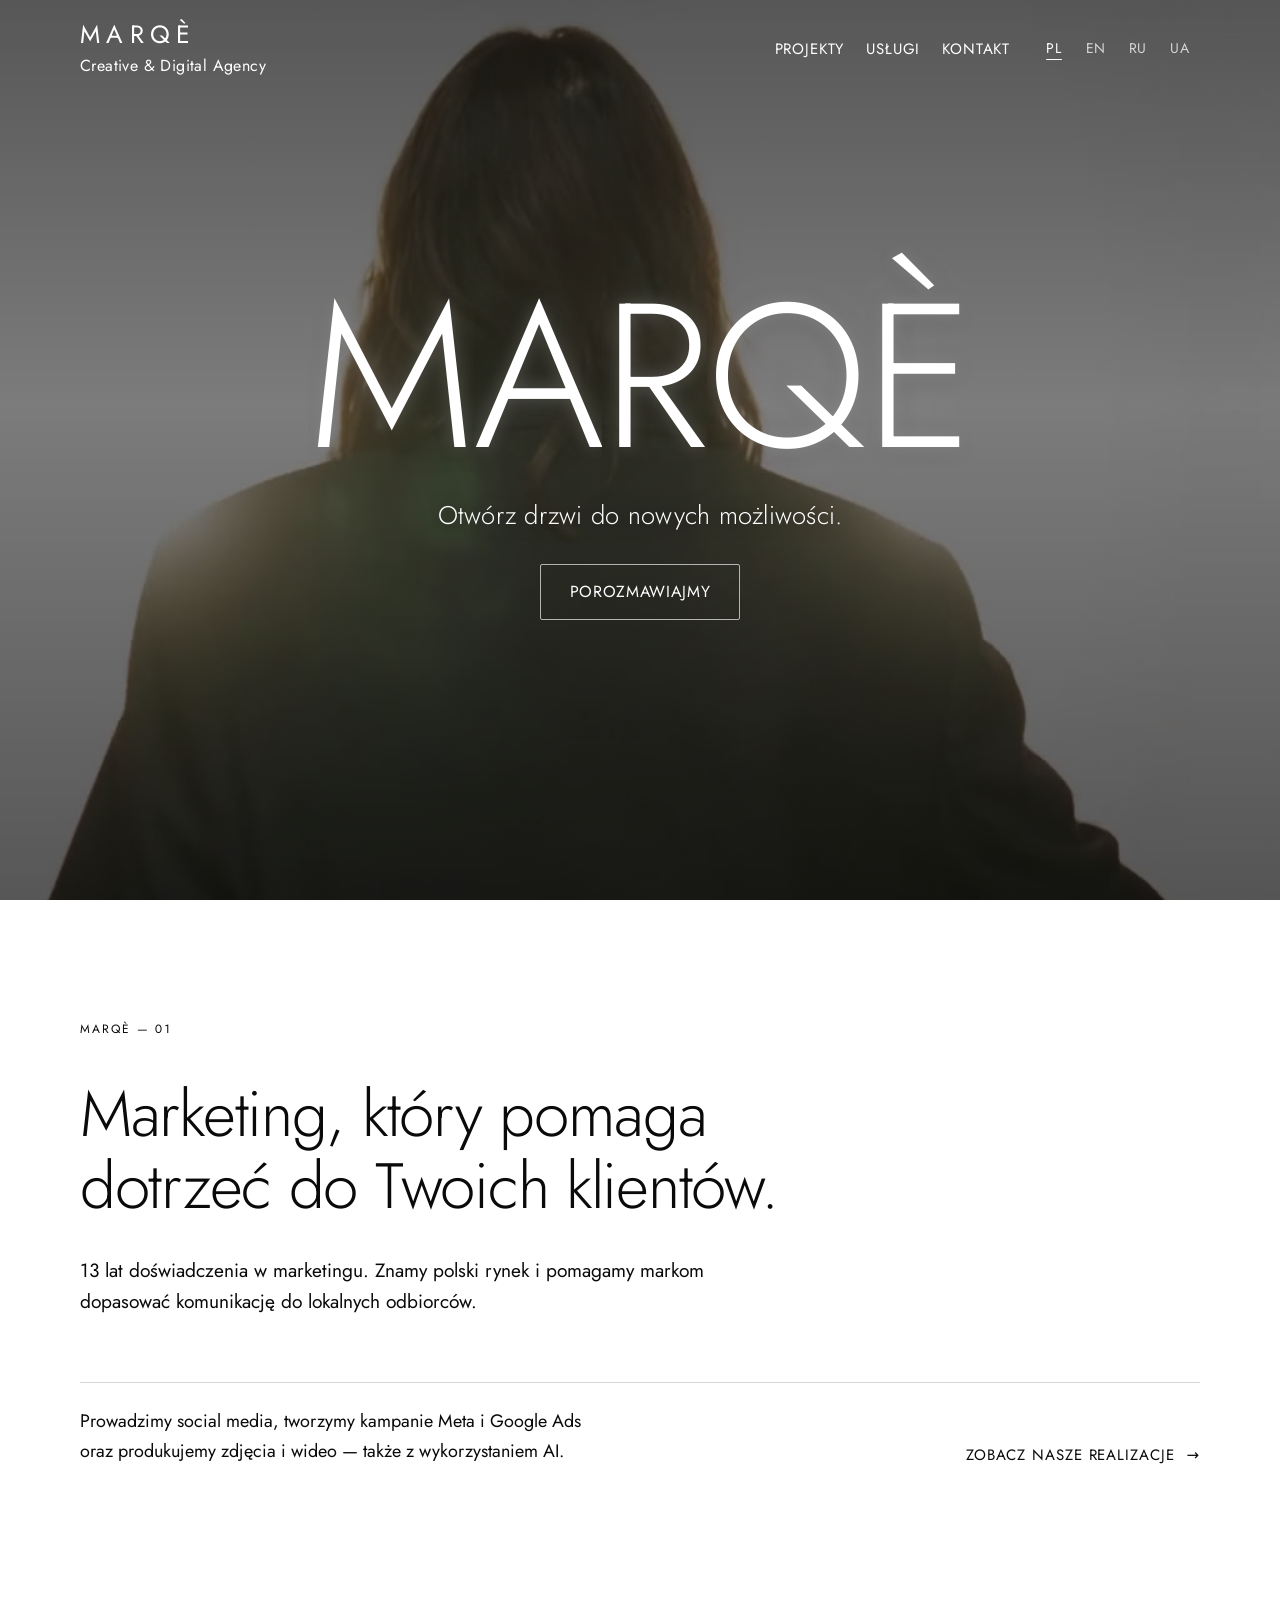
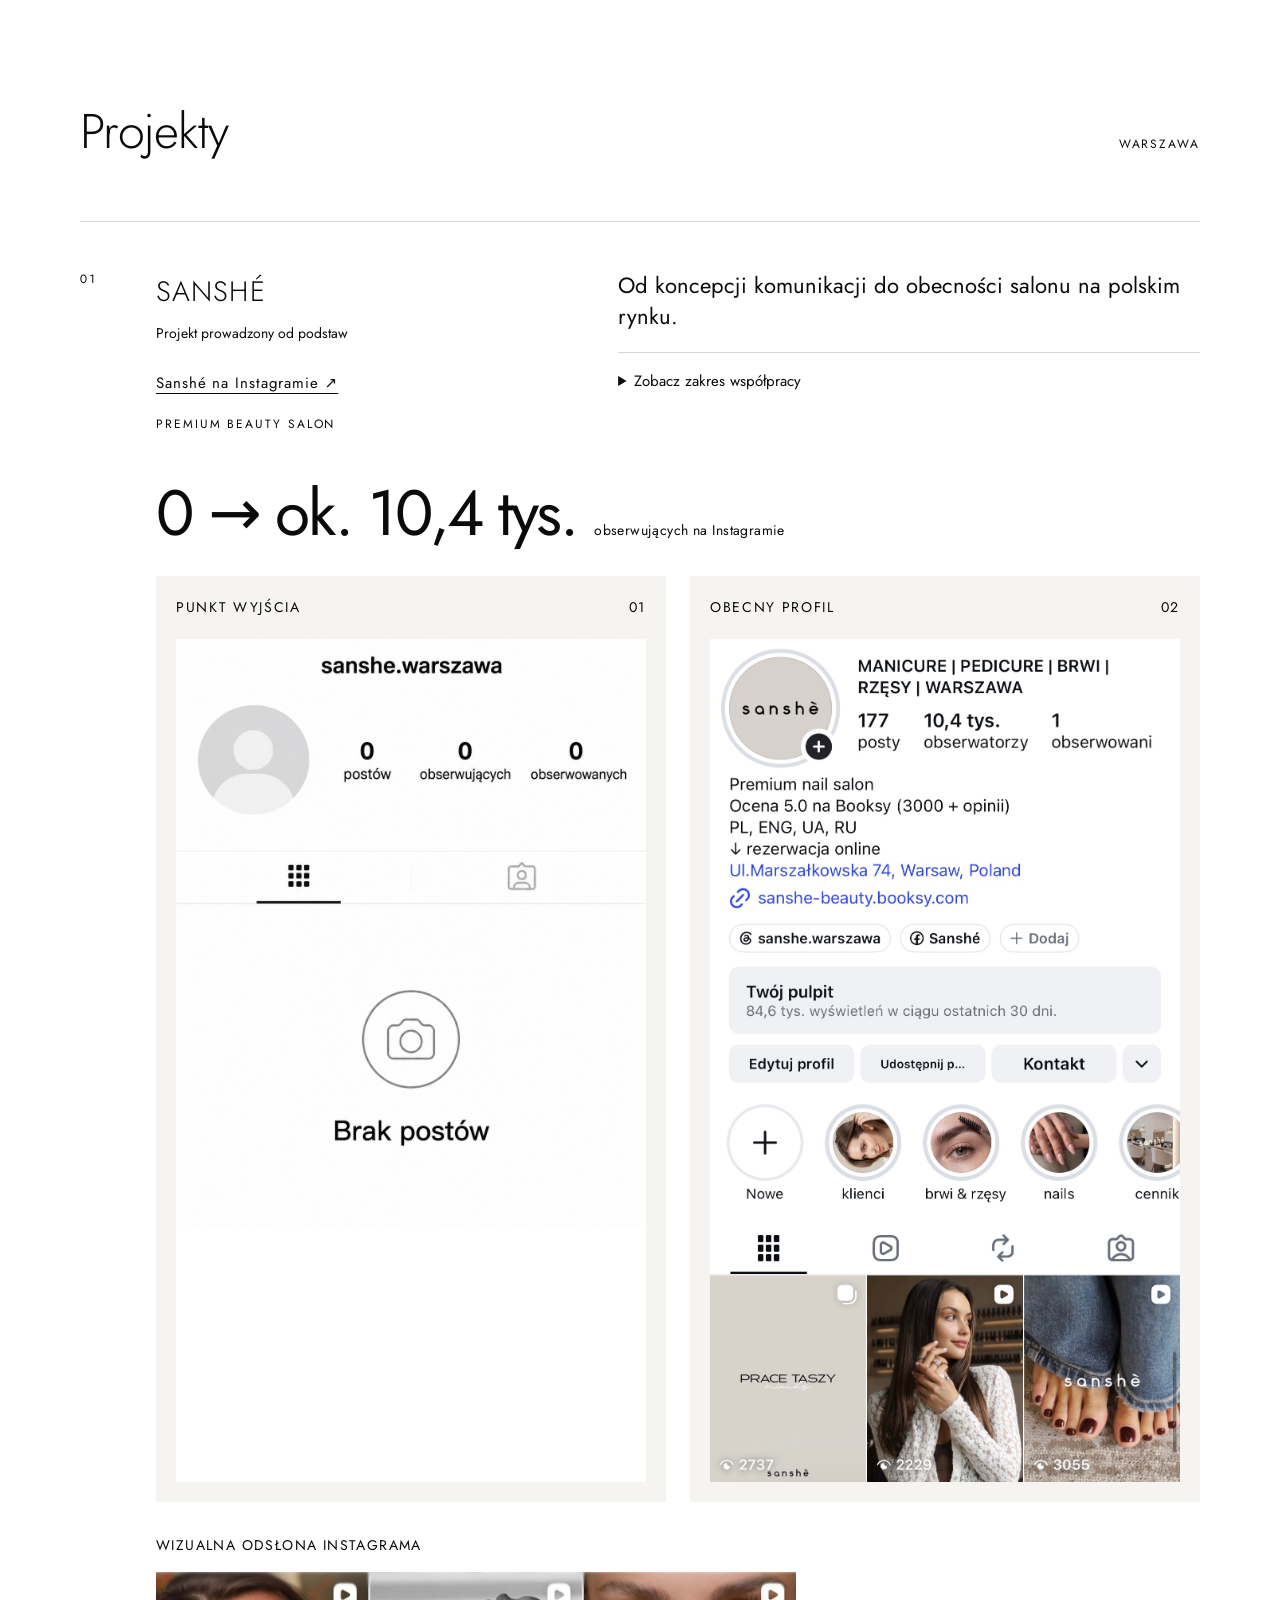
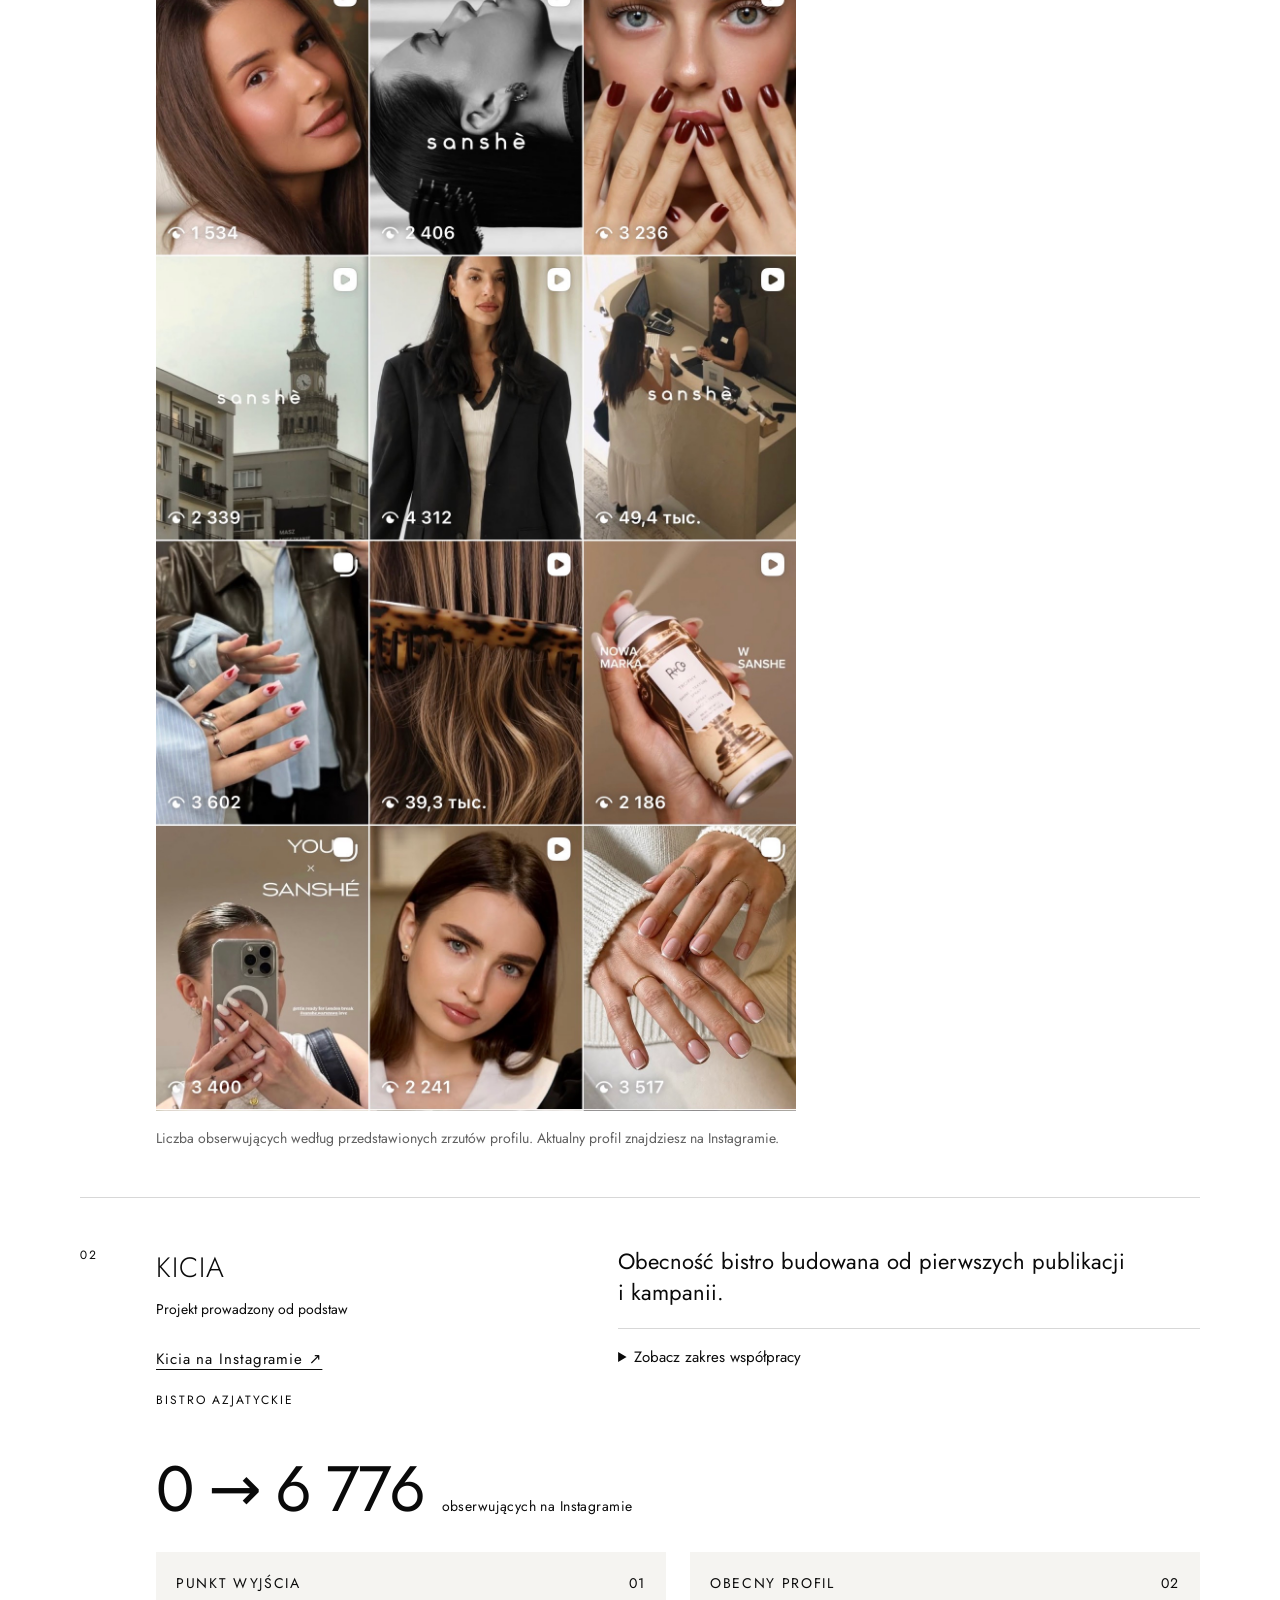
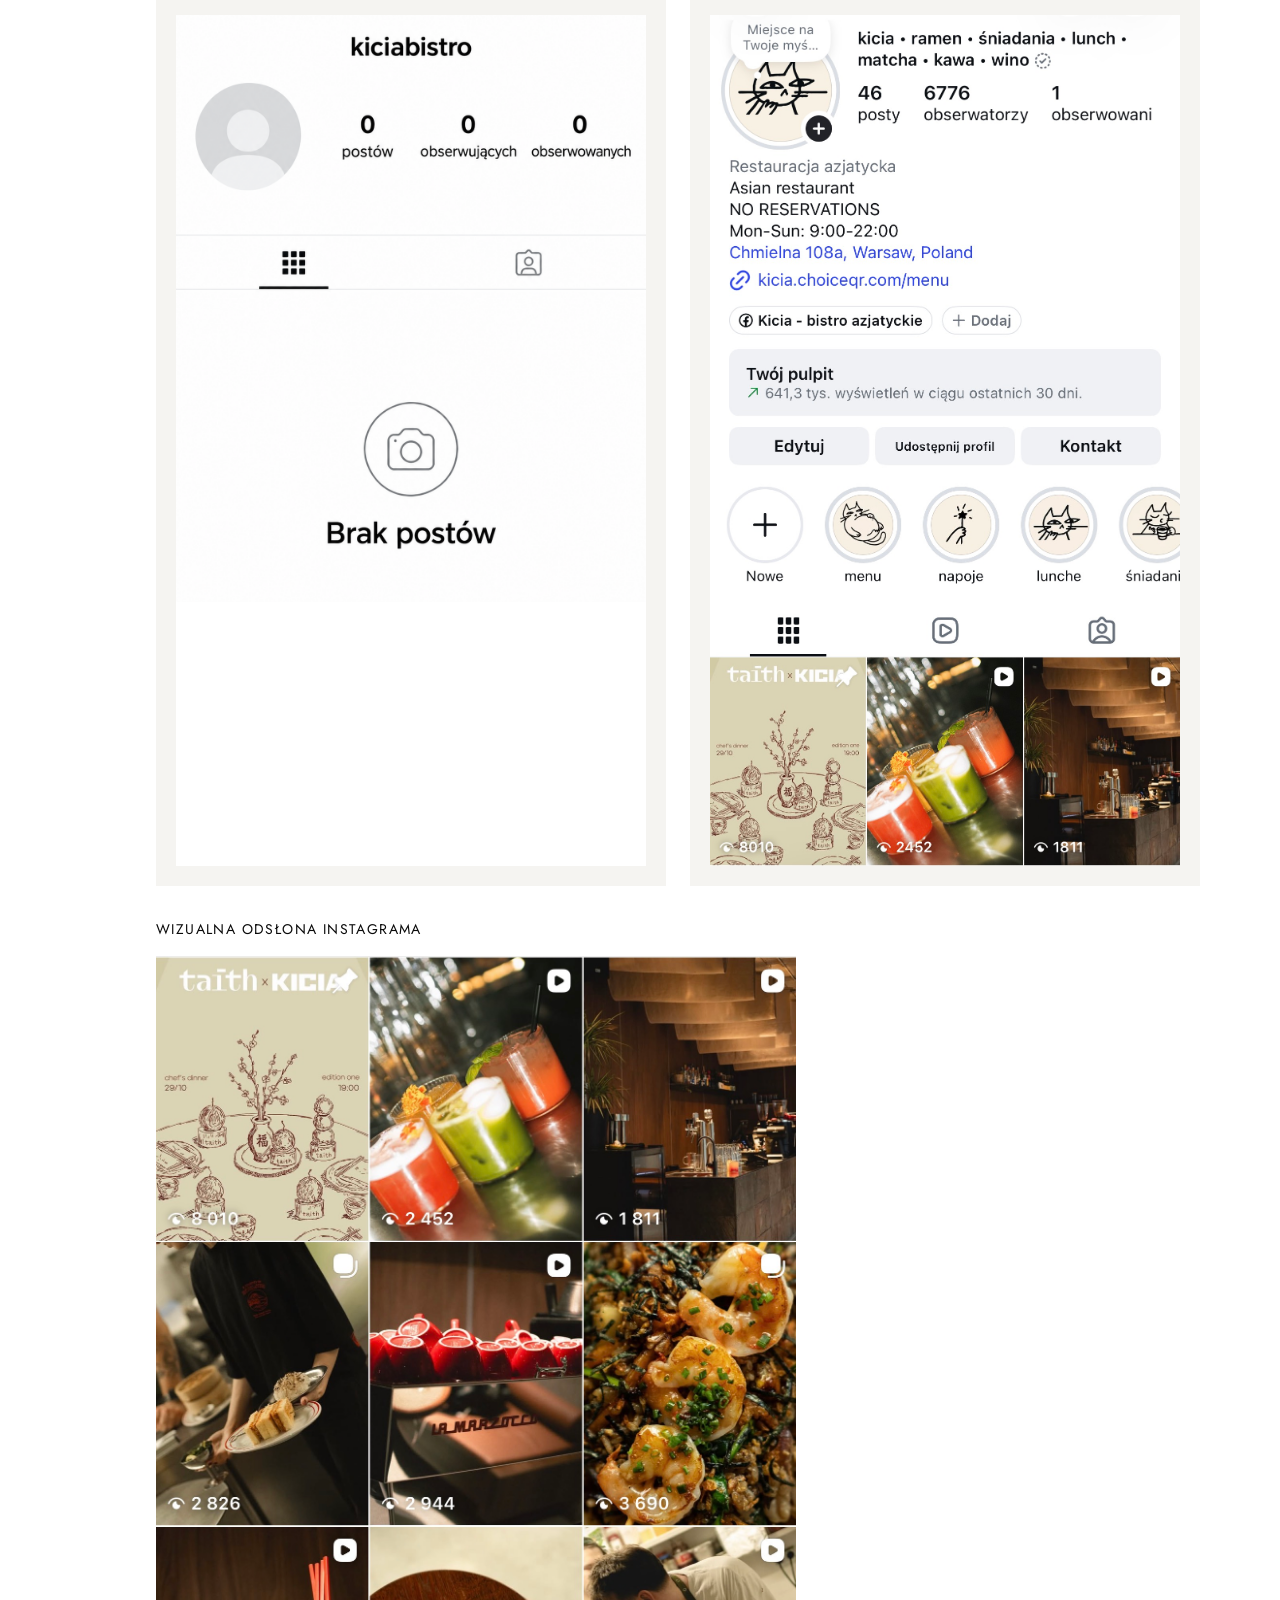
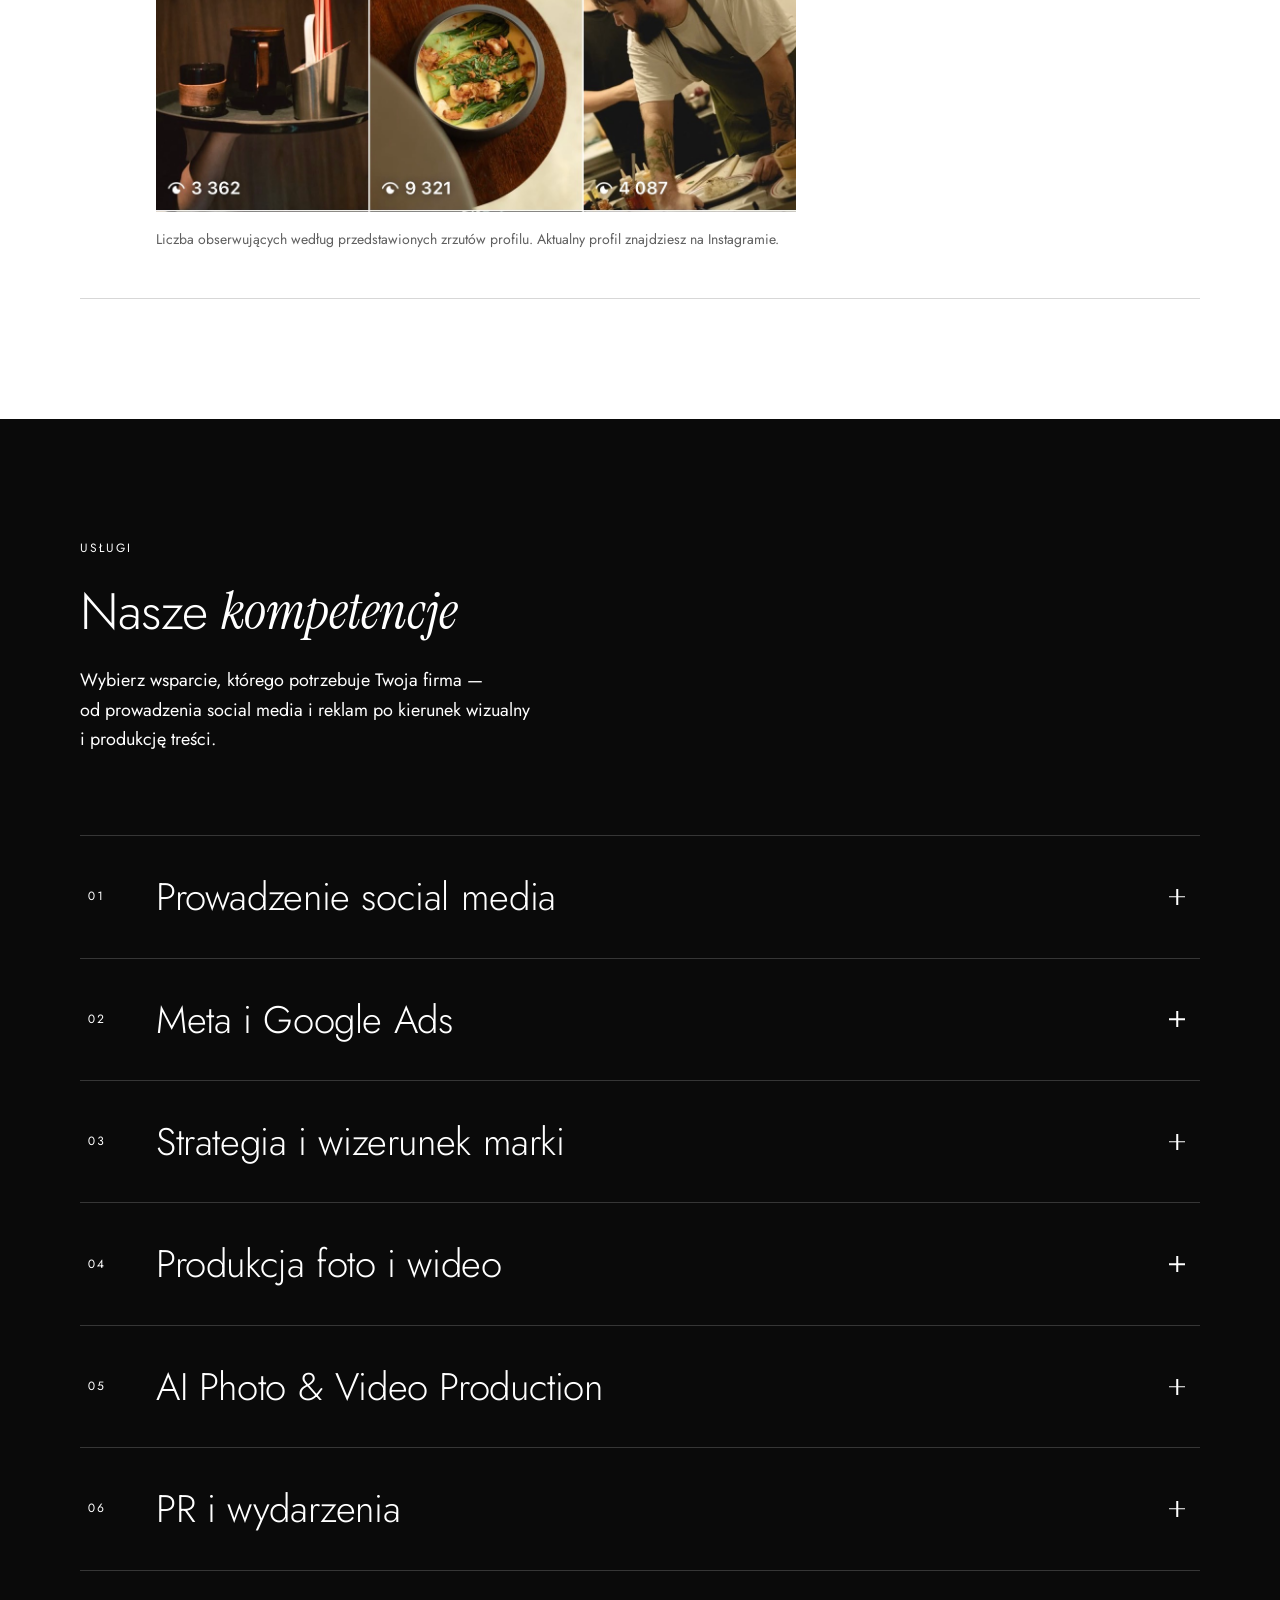
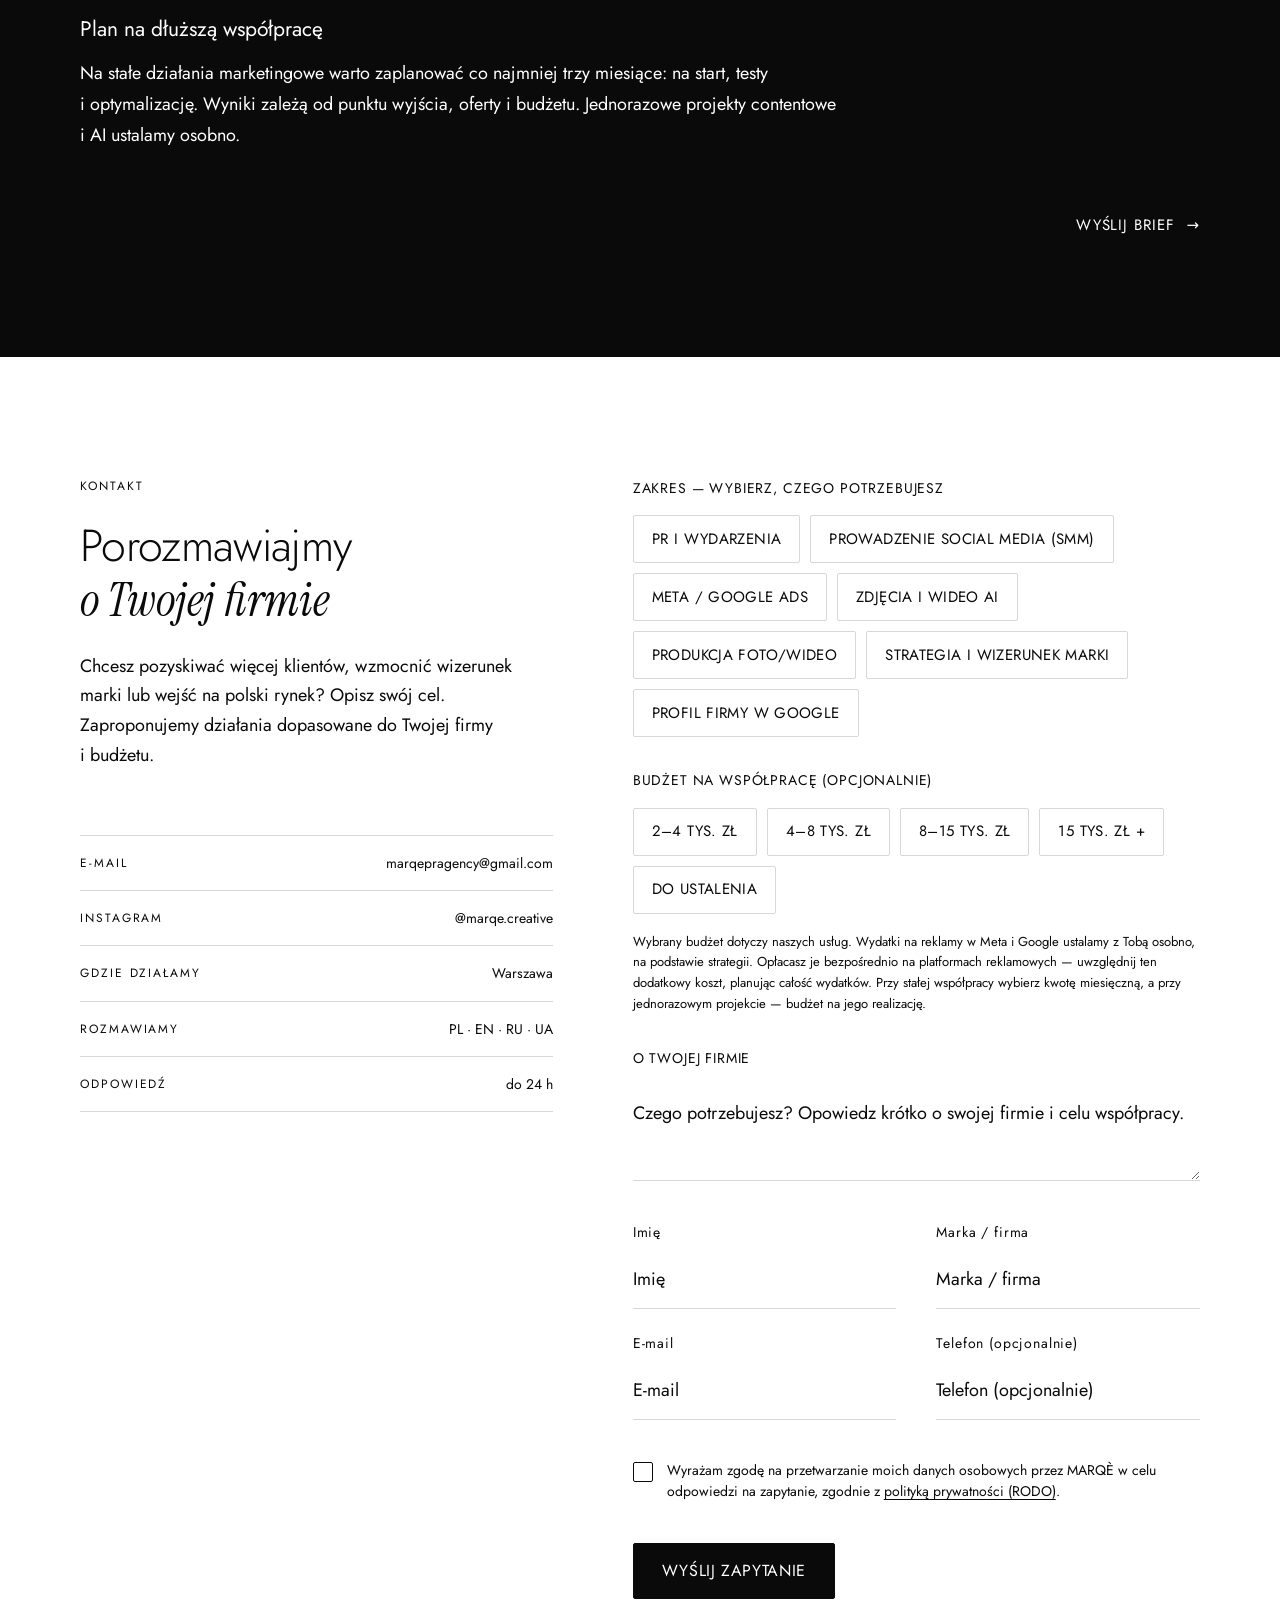
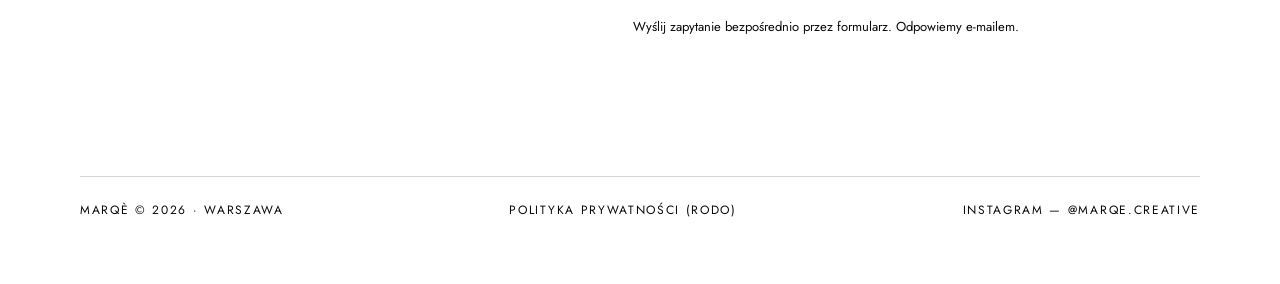
<file: compare-early.html>
<!DOCTYPE html>
<html lang="pl">
<head>
<meta name="robots" content="noindex">
<meta name="marqe-revision" content="synced-20261013">
<meta charset="UTF-8">
<meta name="viewport" content="width=device-width, initial-scale=1">
<title>MARQÈ — Digital Agency · Warszawa</title>
<meta name="description" content="MARQÈ — Creative &amp; Digital Agency. Warszawa. Social media, Meta i Google Ads, strategia marki oraz produkcja foto i wideo, także z AI.">
<link rel="preconnect" href="https://fonts.googleapis.com">
<link rel="preconnect" href="https://fonts.gstatic.com" crossorigin>
<link href="https://fonts.googleapis.com/css2?family=Jost:wght@300;400;500&family=Manrope:wght@300;400;500&family=Cormorant+Garamond:ital,wght@1,300;1,400&family=Instrument+Serif:ital@0;1&display=swap" rel="stylesheet">
<style>
:root{
  --black:#0A0A0A;
  --white:#FFFFFF;
  --grey:#0A0A0A;
  --grey-inv:#FFFFFF;
  --line:rgba(10,10,10,.16);
  --line-inv:rgba(255,255,255,.18);
  --pad:120px;
  --s2:16px; --s3:24px; --s4:40px; --s5:64px; --s6:96px; --s7:140px;
  --fs-h1:16vw;
  --fs-h2:clamp(38px,4.6vw,64px);
  --fs-body:17px;
  --r:2px;
  --ease:cubic-bezier(.22,1,.36,1);
  --serif:'Instrument Serif',Georgia,serif;
}
*{margin:0;padding:0;box-sizing:border-box}
html{scroll-behavior:auto}
@media(pointer:coarse){html{scroll-behavior:smooth}}
body{
  font-family:'Jost',system-ui,sans-serif;
  font-weight:400;
  background:var(--white);
  color:var(--black);
  font-size:var(--fs-body);
  line-height:1.6;
  -webkit-font-smoothing:antialiased;
}
a{color:inherit;text-decoration:none}
button{font:inherit;background:none;border:0;cursor:pointer;color:inherit}
::selection{background:var(--black);color:var(--white)}
:focus-visible{outline:2px solid currentColor;outline-offset:3px}
.micro{font-size:12px;letter-spacing:.16em;text-transform:uppercase;font-weight:400}
em.sx{font-family:var(--serif);font-style:italic;font-weight:400;letter-spacing:0;text-transform:none}

/* ---------- preloader ---------- */
.loader{position:fixed;inset:0;background:var(--black);color:var(--white);z-index:300;display:none;align-items:flex-end;justify-content:space-between;padding:40px 48px;transition:clip-path .9s var(--ease)}
html.js .loader{display:flex}
.loader.done{clip-path:inset(0 0 100% 0)}
.loader .lw{font-weight:400;letter-spacing:.28em;font-size:13px;text-transform:uppercase}
.loader .count{font-size:clamp(60px,9vw,120px);font-weight:300;line-height:1;font-variant-numeric:tabular-nums}

/* ---------- nav ---------- */
.nav{position:fixed;top:0;left:0;right:0;z-index:120;display:flex;justify-content:space-between;align-items:center;padding:26px var(--pad);mix-blend-mode:difference;color:#fff}
.nav .logo{font-weight:500;letter-spacing:.3em;font-size:15px}
.nav .right{display:flex;align-items:center;gap:var(--s4)}
.nav ul{display:flex;gap:var(--s4);list-style:none}
.nav a,.nav .lng button{font-size:13px;letter-spacing:.16em;text-transform:uppercase;font-weight:400;position:relative}
.nav ul a::after{content:"";position:absolute;left:0;bottom:-4px;width:100%;height:1px;background:#fff;transform:scaleX(0);transform-origin:right;transition:transform .5s var(--ease)}
.nav ul a:hover::after{transform:scaleX(1);transform-origin:left}
.nav .lng{display:flex;gap:10px;align-items:center}
.nav .lng button{opacity:.55;text-decoration:none;transition:opacity .3s}
.nav .lng button.on{opacity:1}
.nav .lng .sep{opacity:.35}
.burger{display:none;width:40px;height:40px;position:relative;z-index:130}
.burger span{position:absolute;left:8px;right:8px;height:1.5px;background:#fff;transition:transform .45s var(--ease),top .45s var(--ease),opacity .3s}
.burger span:nth-child(1){top:15px}
.burger span:nth-child(2){top:24px}
html.menu-open .burger span:nth-child(1){top:19.5px;transform:rotate(45deg)}
html.menu-open .burger span:nth-child(2){top:19.5px;transform:rotate(-45deg)}
.m-menu{position:fixed;inset:0;background:var(--black);color:var(--white);z-index:110;display:flex;flex-direction:column;justify-content:center;padding:0 var(--pad);opacity:0;pointer-events:none;transition:opacity .45s var(--ease)}
html.menu-open .m-menu{opacity:1;pointer-events:auto}
.m-menu a{font-size:clamp(34px,9vw,54px);font-weight:300;text-transform:uppercase;letter-spacing:.02em;padding:14px 0;border-bottom:1px solid var(--line-inv);opacity:0;transform:translateY(22px);transition:opacity .5s var(--ease),transform .5s var(--ease)}
html.menu-open .m-menu a{opacity:1;transform:none}
.m-menu .m-lng{margin-top:var(--s4);display:flex;gap:16px}
.m-menu .m-lng button{font-size:14px;letter-spacing:.2em;text-transform:uppercase;opacity:.55}
.m-menu .m-lng button.on{opacity:1}

/* ---------- buttons: print rectangle + dual-label ---------- */
.btn{display:inline-block;padding:16px 34px;border:1px solid var(--black);border-radius:var(--r);font-size:12px;letter-spacing:.18em;text-transform:uppercase;font-weight:400;transition:background .5s var(--ease),color .5s var(--ease),border-color .5s var(--ease)}
.btn .tx{display:block;position:relative;overflow:hidden}
.btn .l{display:block;transition:transform .55s var(--ease)}
.btn .l2{position:absolute;top:100%;left:0;width:100%;text-align:center}
.btn:hover .l{transform:translateY(-100%)}
.btn.solid{background:var(--black);color:var(--white)}
.btn.solid:hover{background:transparent;color:var(--black)}
.btn.ghost:hover{background:var(--black);color:var(--white)}
/* inline arrow link */
.linkline{display:inline-flex;align-items:baseline;gap:12px;font-size:14px;letter-spacing:.18em;text-transform:uppercase;font-weight:400;position:relative}
.linkline::after{content:"";position:absolute;left:0;bottom:-5px;height:1px;width:100%;background:currentColor;transform:scaleX(0);transform-origin:left;transition:transform .55s var(--ease)}
.linkline:hover::after{transform:scaleX(1)}
.linkline .ar{transition:transform .45s var(--ease)}
.linkline:hover .ar{transform:translateX(8px)}

/* ============ HERO — scroll-scrub ============ */
#scroll-container{position:relative;height:calc(var(--vh,100vh)*3)}
.hero{position:sticky;top:0;height:var(--vh,100vh);overflow:hidden;background:var(--black);color:var(--white);z-index:1}
.hero::after{content:"";position:absolute;inset:0;background:linear-gradient(to bottom,rgba(0,0,0,.12) 0%,rgba(0,0,0,0) 40%,rgba(0,0,0,.55) 100%);pointer-events:none;z-index:1}
.hero-media{position:absolute;inset:0}
.hero-media video,.hero-media img{position:absolute;inset:0;width:100%;height:100%;object-fit:cover;display:block}
.hero-inner{position:relative;z-index:2;height:100%;display:flex;flex-direction:column;align-items:center;justify-content:center;text-align:center;padding:0 var(--pad);will-change:transform,opacity}
.hero h1{font-size:var(--fs-h1);font-weight:300;line-height:.94;letter-spacing:-.01em;text-transform:uppercase;display:flex;justify-content:center;user-select:none;text-shadow:0 2px 30px rgba(0,0,0,.45)}
.hero h1 .chm{display:inline-block;overflow:hidden;padding-top:.22em;margin-top:-.22em}
.hero h1 .ch{display:inline-block;transform:translateY(-118%);opacity:0;filter:blur(5px);transition:transform .9s cubic-bezier(.16,1,.3,1),opacity .55s ease,filter .7s ease}
html:not(.js) .hero h1 .ch{transform:none;opacity:1;filter:none}
.hero.in h1 .ch{transform:translateY(0);opacity:1;filter:blur(0)}
.hero .meta{margin-top:var(--s3);display:flex;flex-direction:column;gap:6px;letter-spacing:.3em;font-size:13px;text-transform:uppercase;color:#fff;text-shadow:0 1px 16px rgba(0,0,0,.5)}
.hero .cta{margin-top:var(--s4)}
.hero .cta .btn{border-color:rgba(255,255,255,.65);background:transparent;color:var(--white)}
.hero .cta .btn:hover,.hero .cta .btn:focus-visible,.hero .cta .btn:active{background:transparent;color:var(--white);border-color:#fff}
.scroll-cue{position:absolute;left:50%;bottom:52px;transform:translateX(-50%);width:1px;height:44px;overflow:hidden;z-index:2}
.scroll-cue::before{content:"";position:absolute;left:0;top:-100%;width:1px;height:100%;background:rgba(255,255,255,.7);animation:cue 1.8s var(--ease) infinite}
@keyframes cue{to{top:100%}}
#hero-overlay{position:absolute;inset:0;z-index:3;display:flex;flex-direction:column;align-items:center;justify-content:center;text-align:center;padding:0 var(--pad);opacity:0;pointer-events:none;will-change:transform,opacity}
#hero-overlay .o-label{font-size:12px;letter-spacing:.28em;text-transform:uppercase;color:#fff;margin-bottom:var(--s3)}
#hero-overlay .o-title{font-size:clamp(34px,5.4vw,82px);font-weight:300;line-height:1.12;letter-spacing:-.01em;text-shadow:0 2px 30px rgba(0,0,0,.5)}
#hero-overlay .o-title em.sx{font-size:1.04em}

/* section 2 — manifest, asymmetric */
#section-2{position:sticky;top:0;height:var(--vh,100vh);z-index:20;will-change:transform;background:var(--white);color:var(--black);border-radius:24px 24px 0 0;box-shadow:0 -32px 80px rgba(0,0,0,.35);overflow:hidden;transform:translateY(101%)}
.s2-inner{height:100%;display:flex;flex-direction:column;justify-content:center;padding:0 var(--pad);max-width:1600px}
.s2-idx{font-size:12px;letter-spacing:.16em;text-transform:uppercase;color:var(--grey);margin-bottom:var(--s4);font-variant-numeric:tabular-nums}
.s2-title{font-size:clamp(40px,6vw,96px);font-weight:300;line-height:1.06;letter-spacing:-.02em;max-width:14ch}
.s2-title em.sx{font-size:1.05em}
.s2-bottom{display:flex;justify-content:space-between;align-items:flex-end;gap:var(--s4);margin-top:var(--s5);border-top:1px solid var(--line);padding-top:var(--s3)}
.s2-note{color:var(--grey);max-width:46ch;font-size:16px;line-height:1.7}

/* ---------- sections shared ---------- */
section{padding:var(--s7) var(--pad)}
.sec-head{display:flex;align-items:baseline;justify-content:space-between;margin-bottom:var(--s5)}
.sec-head h2{font-size:var(--fs-h2);font-weight:300;letter-spacing:-.015em;line-height:1.05}
.sec-head .tag{color:var(--grey)}
.rv{opacity:0;transform:translateY(40px);transition:opacity .9s var(--ease),transform .9s var(--ease)}
html:not(.js) .rv{opacity:1;transform:none}
.rv.in{opacity:1;transform:none}

/* ---------- projekty ---------- */
#work{position:relative;padding-top:var(--s7)}
.work-list{border-top:1px solid var(--line)}
.work-row{display:grid;grid-template-columns:70px 1fr 1.1fr 40px;align-items:center;gap:var(--s3);padding:44px 8px;border-bottom:1px solid var(--line)}
.work-row .idx{font-size:12px;letter-spacing:.14em;color:var(--grey);font-variant-numeric:tabular-nums}
.work-row .nm{display:flex;flex-direction:column;gap:8px}
.work-row .name{font-size:clamp(30px,3.4vw,50px);font-weight:300;letter-spacing:.04em;text-transform:uppercase;transition:transform .5s var(--ease)}
.work-row:hover .name{transform:translateX(16px)}
.work-row .type{font-size:12px;letter-spacing:.16em;text-transform:uppercase;color:var(--grey)}
.work-row .tags{font-size:13px;letter-spacing:.08em;text-transform:uppercase;color:var(--grey);line-height:1.9}
.work-row .tags .more{color:var(--black);font-weight:400;white-space:nowrap}
.work-row .arrow{font-size:22px;transform:translateX(-10px);opacity:0;transition:transform .5s var(--ease),opacity .5s var(--ease)}
.work-row:hover .arrow{transform:none;opacity:1}
.preview{position:fixed;width:270px;aspect-ratio:4/5;z-index:90;pointer-events:none;opacity:0;transform:scale(.94);transition:opacity .4s var(--ease),transform .4s var(--ease);overflow:hidden;background:var(--black);border-radius:var(--r)}
.preview.on{opacity:1;transform:scale(1)}
.preview img{width:100%;height:100%;object-fit:cover;display:block}
.preview .ph{position:absolute;inset:0;display:flex;flex-direction:column;align-items:center;justify-content:center;gap:10px;color:var(--white)}
.preview .ph .t{letter-spacing:.28em;text-transform:uppercase;font-size:14px}
.preview .ph .spec{font-size:11px;letter-spacing:.16em;text-transform:uppercase;color:#fff}
.preview .frame{position:absolute;inset:12px;border:1px solid rgba(255,255,255,.28)}
.thumb{display:none}
@media(max-width:1024px){
  .preview{display:none}
  .thumb{display:block;aspect-ratio:4/5;max-width:240px;background:var(--black);position:relative;margin-bottom:var(--s2);overflow:hidden;border-radius:var(--r)}
  .thumb img{width:100%;height:100%;object-fit:cover;display:block}
  .thumb .ph{position:absolute;inset:0;display:flex;align-items:center;justify-content:center;color:#fff;font-size:12px;letter-spacing:.2em;text-transform:uppercase}
}

/* ---------- kompetencje ---------- */
.services{background:var(--black);color:var(--white);overflow:hidden}
.wwd-wrap{position:relative;margin-bottom:var(--s6)}
.svc-label{color:var(--white);margin-bottom:var(--s3);display:block}
.svc-h{font-size:clamp(46px,7.2vw,118px);font-weight:300;line-height:1.02;letter-spacing:-.02em}
.svc-h em.sx{font-size:1.04em}
.wwd-note{max-width:46ch;color:var(--white);margin-top:var(--s3);font-size:16px;line-height:1.7}
.acc{border-top:1px solid var(--line-inv)}
.acc-item{border-bottom:1px solid var(--line-inv)}
.acc-head{display:flex;align-items:center;gap:var(--s3);width:100%;text-align:left;padding:30px 8px;color:inherit}
.acc-head .a-idx{font-size:12px;letter-spacing:.14em;color:var(--grey-inv);font-variant-numeric:tabular-nums;width:44px;flex-shrink:0}
.acc-head .a-name{font-size:clamp(26px,3vw,44px);font-weight:300;letter-spacing:-.01em;transition:transform .5s var(--ease);flex:1}
.acc-head:hover .a-name{transform:translateX(12px)}
.a-plus{width:30px;height:30px;position:relative;flex-shrink:0}
.a-plus::before,.a-plus::after{content:"";position:absolute;background:#fff;transition:transform .5s var(--ease)}
.a-plus::before{left:50%;top:7px;bottom:7px;width:1.5px;transform:translateX(-50%)}
.a-plus::after{top:50%;left:7px;right:7px;height:1.5px;transform:translateY(-50%)}
.acc-item.open .a-plus::before{transform:translateX(-50%) rotate(90deg)}
.acc-item.open .a-plus{transform:rotate(45deg)}
.a-plus{transition:transform .5s var(--ease)}
.acc-body{display:grid;grid-template-rows:0fr;transition:grid-template-rows .65s var(--ease)}
.acc-item.open .acc-body{grid-template-rows:1fr}
.acc-clip{overflow:hidden;min-height:0}
.acc-in{padding:6px 8px 44px 44px;display:flex;flex-direction:column;gap:24px;max-width:820px;margin-left:auto}
.a-it{display:grid;grid-template-columns:26px 1fr;gap:14px;align-items:start;opacity:0;transform:translateY(14px);transition:opacity .5s var(--ease),transform .5s var(--ease)}
.acc-item.open .a-it{opacity:1;transform:none}
.a-arrow{color:#fff;line-height:1.6}
.a-t{font-weight:400;font-size:18px}
.a-d{color:var(--grey-inv);font-size:15px;line-height:1.7;margin-top:4px;max-width:60ch}
.svc-cta{display:flex;justify-content:flex-end;margin-top:var(--s5)}

/* ---------- kontakt + brief ---------- */
.contact{padding-bottom:var(--s5)}
.contact-grid{display:grid;grid-template-columns:1fr 1.2fr;gap:var(--s6)}
.contact .lead{color:var(--grey);margin-bottom:var(--s3)}
.contact h2{font-size:clamp(36px,4vw,58px);font-weight:300;line-height:1.12;letter-spacing:-.015em;max-width:17ch}
.contact h2 em.sx{font-size:1.04em}
.contact .c-note{margin-top:var(--s3);color:var(--grey);max-width:40ch;font-size:16px;line-height:1.7}
.c-details{margin-top:var(--s5);border-top:1px solid var(--line)}
.c-row{display:flex;justify-content:space-between;gap:var(--s3);padding:16px 0;border-bottom:1px solid var(--line);font-size:14px}
.c-row .k{letter-spacing:.16em;text-transform:uppercase;font-size:12px;color:var(--grey);padding-top:2px}
.c-row a:hover{opacity:.6}
.f-block{margin-bottom:var(--s5)}
.f-label{display:block;margin-bottom:var(--s2);color:var(--grey)}
.chips{display:flex;flex-wrap:wrap;gap:10px}
.chip{padding:11px 18px;border:1px solid var(--line);border-radius:var(--r);font-size:12px;letter-spacing:.12em;text-transform:uppercase;transition:background .35s var(--ease),color .35s var(--ease),border-color .35s var(--ease)}
.chip:hover{border-color:var(--black)}
.chip.on{background:var(--black);color:var(--white);border-color:var(--black)}
.f-input{width:100%;border:0;border-bottom:1px solid var(--line);background:transparent;padding:14px 0;font:inherit;color:var(--black);border-radius:0;transition:border-color .3s}
.f-input:focus{outline:none;border-color:var(--black)}
.f-input::placeholder{color:var(--grey)}
textarea.f-input{resize:none;min-height:96px}
.f-two{display:grid;grid-template-columns:1fr 1fr;gap:var(--s4)}
.consent{display:flex;gap:14px;align-items:flex-start;margin:var(--s4) 0;color:var(--grey);font-size:14px;line-height:1.55;cursor:pointer}
.consent .box{flex-shrink:0;width:20px;height:20px;border:1px solid var(--black);border-radius:var(--r);margin-top:2px;position:relative;transition:background .3s}
.consent.on .box{background:var(--black)}
.consent.on .box::after{content:"";position:absolute;inset:0;background:linear-gradient(45deg,transparent 44%,#fff 46%,#fff 54%,transparent 56%) no-repeat}
.consent a{text-decoration:underline;text-underline-offset:3px}
.f-err{color:var(--black);font-size:14px;margin-top:var(--s2);min-height:22px;border-left:2px solid var(--black);padding-left:12px;display:none}
.f-err.show{display:block}
.btn.submit{background:var(--black);color:var(--white);border-color:var(--black)}
.btn.submit:hover{background:transparent;color:var(--black)}
.f-sent{display:none;margin-top:var(--s2);color:var(--grey)}
.f-sent.show{display:block}
.foot{margin-top:var(--s7);border-top:1px solid var(--line);padding-top:var(--s3);display:flex;justify-content:space-between;gap:var(--s3);font-size:12px;letter-spacing:.14em;text-transform:uppercase;color:var(--grey);flex-wrap:wrap}
.foot a:hover{color:var(--black)}

/* ---------- cookie bar (compact) ---------- */
.cookies{position:fixed;left:0;right:0;bottom:0;z-index:150;background:var(--black);color:var(--white);padding:14px var(--pad);display:none;gap:var(--s3);align-items:center;justify-content:space-between;flex-wrap:wrap}
.cookies.show{display:flex}
.cookies p{font-size:13px;line-height:1.55;color:var(--grey-inv);max-width:60ch}
.cookies p a{text-decoration:underline;text-underline-offset:3px;color:#fff}
.cookies .cbtns{display:flex;gap:22px;align-items:center}
.cookies .cbtn{font-size:12px;letter-spacing:.16em;text-transform:uppercase;border-bottom:1px solid rgba(255,255,255,.5);padding-bottom:2px;transition:border-color .3s,opacity .3s}
.cookies .cbtn:hover{border-color:#fff}
.cookies .cbtn.primary{border:1px solid #fff;border-radius:var(--r);padding:9px 16px}
.cookies .cbtn.primary:hover{background:#fff;color:var(--black)}

/* ---------- fallbacks ---------- */
html:not(.js) #scroll-container,html.no-scrub #scroll-container{height:auto}
html:not(.js) .hero,html.no-scrub .hero{position:relative;height:100vh}
html:not(.js) #section-2,html.no-scrub #section-2{position:relative;height:auto;min-height:60vh;transform:none!important;border-radius:0;box-shadow:none;padding:var(--s7) 0}
html:not(.js) #hero-overlay,html.no-scrub #hero-overlay{display:none}
html:not(.js) .s2-inner,html.no-scrub .s2-inner{height:auto}
html:not(.js) .a-it{opacity:1;transform:none}

/* ---------- responsive ---------- */
@media(max-width:1024px){
  :root{--pad:56px;--s7:110px}
  .contact-grid{grid-template-columns:1fr;gap:var(--s5)}
  .work-row{grid-template-columns:52px 1fr 40px;grid-template-areas:"idx thumb thumb" "idx nm arrow" "idx tags tags";align-items:start}
  .work-row .idx{grid-area:idx}
  .work-row .thumb{grid-area:thumb}
  .work-row .nm{grid-area:nm}
  .work-row .tags{grid-area:tags}
  .work-row .arrow{grid-area:arrow;align-self:center}
  .acc-in{margin-left:0;max-width:none;padding-left:44px}
}
@media(max-width:760px){
  .nav .right ul,.nav .right .lng{display:none}
  .burger{display:block}
}
@media(max-width:640px){
  :root{--pad:22px;--fs-h1:19vw;--s7:90px;--s6:64px;--s5:48px}
  .nav{padding:20px 22px}
  .m-menu{padding:0 22px}
  .btn{padding:14px 26px}
  .work-row{grid-template-columns:44px 1fr;grid-template-areas:"idx thumb" "idx nm" "tags tags";gap:12px;padding:32px 4px}
  .work-row .arrow{display:none}
  .work-row:hover .name{transform:none}
  .sec-head{flex-direction:column;gap:10px;align-items:flex-start}
  .acc-head{padding:24px 4px;gap:14px}
  .acc-head .a-idx{width:34px}
  .acc-head:hover .a-name{transform:none}
  .acc-in{padding-left:0}
  .f-two{grid-template-columns:1fr}
  .s2-bottom{flex-direction:column;align-items:flex-start}
  .cookies{padding:14px 22px}
  .loader{padding:24px}
}
@media(prefers-reduced-motion:reduce){
  *,*::before,*::after{animation:none!important;transition:none!important}
  html.js .loader{display:none}
  .hero h1 .ch,.rv,.a-it{transform:none!important;opacity:1!important}
  .wwd .outline{transform:skewX(-8deg)!important}
  .wwd .solid{transform:none!important}
  html{scroll-behavior:auto}
}

/* Usability refinement */
:focus-visible{outline:2px solid currentColor;outline-offset:5px}
.chip,.cbtn,.lng button,.m-lng button{min-height:44px}
.field-label{display:block;font-size:12px;line-height:1.5;margin:0 0 8px}
.field-wrap{min-width:0}
.hero-description{max-width:560px;margin:22px auto 0;text-align:center;font-size:clamp(14px,1.5vw,18px);line-height:1.6;padding:0 24px}
.form-note{font-size:13px;line-height:1.6;margin:18px 0}
.skip-link{position:fixed;top:-100px;left:16px;z-index:99999;background:#fff;color:#111;padding:14px}
.skip-link:focus{top:16px}
@media(max-width:700px){.f-input{font-size:16px}.hero-description{max-width:360px}}

/* Film hero: a downward wordmark reveal synchronized to the door opening. */
.hero .meta,.hero .cta{opacity:0;transform:translateY(10px);transition:opacity .8s ease,transform .8s cubic-bezier(.16,1,.3,1)}
.hero.in .meta,.hero.in .cta,html:not(.js) .hero .meta,html:not(.js) .hero .cta{opacity:1;transform:none}
.hero.in .meta{transition-delay:.35s}
.hero.in .cta{transition-delay:.55s}
@media(prefers-reduced-motion:reduce){.hero h1 .ch{filter:none!important}.hero .meta,.hero .cta{opacity:1;transform:none}}
#scroll-container{height:auto}
.hero{position:relative;height:100svh;min-height:540px}
#section-2{position:relative;height:auto;min-height:65vh;transform:none;border-radius:0;box-shadow:none;padding:var(--s7) 0}
.s2-inner{height:auto}
.hero::after{background:linear-gradient(180deg,rgba(0,0,0,.18),transparent 35%,rgba(0,0,0,.3));transition:background 1s}
.hero.in::after{background:linear-gradient(180deg,rgba(0,0,0,.65),rgba(0,0,0,.5) 45%,rgba(0,0,0,.65))}
.nav.over-film{mix-blend-mode:normal;background:linear-gradient(180deg,rgba(0,0,0,.65),transparent);color:#fff}
.hero-inner{opacity:0;visibility:hidden;transition:opacity .35s ease,visibility .35s}
.hero.in .hero-inner,html:not(.js) .hero-inner{opacity:1;visibility:visible}
.hero .meta{font-size:11px;letter-spacing:.22em;line-height:1.8}
.hero .cta{margin-top:28px}
.film-controls{position:absolute;z-index:4;bottom:28px;right:var(--pad);display:flex;gap:18px;color:#fff}
.film-controls button{min-height:44px;padding:10px 0;font-size:11px;letter-spacing:.1em;text-transform:uppercase;text-shadow:0 1px 8px #000}
.film-controls button:hover{text-decoration:underline;text-underline-offset:5px}
.film-controls [hidden]{display:none}
html:not(.js) .film-controls{display:none}
.scroll-cue{bottom:30px}
@media(max-width:600px){.hero{min-height:500px}.film-controls{bottom:18px;gap:14px}.scroll-cue{left:var(--pad);bottom:28px}.hero .cta .btn{padding:16px 22px;font-size:10px}}
@media(prefers-reduced-motion:reduce){.hero-inner{opacity:1;visibility:visible}.hero::after{background:rgba(0,0,0,.48)}}


/* Preview: permanent agency descriptor, cinematic final message. */
.nav .logo{display:flex;flex-direction:column;align-items:flex-start;gap:7px;text-decoration:none}
.nav .logo .agency-label{font-size:11px;line-height:1.3;letter-spacing:.035em;text-transform:none;font-weight:400}
.hero .meta{margin-top:24px;max-width:620px}
.hero .hero-tagline{font-size:clamp(17px,2vw,26px);line-height:1.45;letter-spacing:.01em;text-transform:none;font-weight:300}
.hero .cta{margin-top:30px}
.hero .cta .btn{min-width:200px}
.s2-title{max-width:20ch;font-size:clamp(34px,5.2vw,74px)}
.intro-second{display:inline-block;font-size:.68em;line-height:1.25;margin-top:20px;max-width:24ch}
@media(max-width:600px){.nav .logo .agency-label{font-size:10px}.hero .meta{max-width:290px}.hero .cta .btn{font-size:11px}.s2-bottom{align-items:flex-start}.linkline{font-size:12px}}

.team-intro{font-size:clamp(20px,2.4vw,32px);line-height:1.5;max-width:900px}.team-grid{display:grid;grid-template-columns:1fr 1fr;gap:48px;margin:48px 0}.team-grid article{border-top:1px solid var(--line);padding-top:24px}.team-grid h3{font-size:32px;font-weight:300;margin-bottom:16px}.team-grid p,.team-location{color:var(--grey);line-height:1.8;max-width:54ch}@media(max-width:700px){.team-grid{grid-template-columns:1fr;gap:28px}.team-section .sec-head{align-items:flex-start;gap:20px;flex-direction:column}.nav ul{gap:24px}}

/* Editorial scale and accessible navigation */
:root{--pad:clamp(24px,6.25vw,120px)}
section[id]{scroll-margin-top:118px}
.nav{mix-blend-mode:normal;background:rgba(255,255,255,.97);color:var(--black);padding-top:20px;padding-bottom:20px;gap:32px;border-bottom:1px solid transparent;transition:background .25s,color .25s}
.nav .logo{display:flex;flex-direction:column;gap:6px;flex-shrink:0;align-items:flex-start}
.nav .logo>span:first-child{font-size:25px;line-height:1.15;letter-spacing:.25em;font-weight:400}
.nav .logo .agency-label{font-size:16px;line-height:1.4;letter-spacing:.025em;text-transform:none;font-weight:400}
.nav .right{gap:28px}.nav ul{gap:26px}
.nav ul a{display:inline-flex;align-items:center;min-height:44px;font-size:11px;letter-spacing:.12em}
.nav ul a::after{background:currentColor;bottom:4px}
.nav .lng button{min-width:36px;opacity:.75}.nav .lng button.on{opacity:1;text-decoration:underline;text-underline-offset:6px}
.nav.over-film{background:linear-gradient(180deg,rgba(0,0,0,.8),rgba(0,0,0,.3) 75%,transparent);color:#fff}
.nav.over-dark,html.menu-open .nav{background:var(--black);color:#fff}
.burger{width:44px;height:44px}.burger span{background:currentColor}
.m-menu{visibility:hidden}.m-menu[aria-hidden="false"]{visibility:visible}
html.menu-open{overflow:hidden}
.team-intro+.team-location{margin-top:28px;max-width:76ch}
.team-grid p{font-size:17px}.team-location{font-size:16px}
.a-d{font-size:16px;color:#dedede}.a-plus{transform:none!important}
.acc-item.open .a-plus::before{transform:translateX(-50%) rotate(90deg)}
.acc-head:focus-visible{outline-offset:-3px}
.work-row .arrow{opacity:1;transform:none}.work-row .tags{letter-spacing:.04em;font-size:12px}
.work-row .case-link{font-size:12px;letter-spacing:.06em;text-transform:none;margin-top:12px;text-decoration:underline;text-underline-offset:5px}
.work-row .thumb:not(:has(img)){display:none}
.preview:not(:has(img)){display:none}
.f-input:focus-visible{outline:2px solid currentColor;outline-offset:5px}
textarea.f-input{resize:vertical}.c-row{flex-wrap:wrap;gap:8px 20px}.c-row a{overflow-wrap:anywhere}
.btn[disabled]{opacity:.55;cursor:wait}.l2{pointer-events:none}
html:not(.js) .acc-body{grid-template-rows:1fr}
@media(min-width:761px) and (max-width:1100px){.nav .right ul,.nav .right .lng{display:none}.burger{display:block}}
@media(max-width:760px){.nav{padding:18px 24px;gap:16px}.nav .logo>span:first-child{font-size:23px}.nav .logo .agency-label{font-size:14px;letter-spacing:.01em}.m-menu{padding:105px 24px 24px;justify-content:flex-start;overflow-y:auto}.m-menu a{font-size:clamp(26px,6vw,38px);padding:10px 0}.m-menu .m-lng{margin-top:20px}.m-menu .m-lng button{min-width:44px;min-height:44px}.sec-head .tag{font-size:11px}.hero{min-height:560px}.team-grid{gap:28px}.s2-bottom{gap:28px}.s2-note{font-size:17px}.work-row{grid-template-columns:30px 1fr 24px;grid-template-areas:"idx nm arrow" ". tags tags";gap:14px}.work-row .arrow{display:block}.work-row .name{font-size:34px}.work-row .tags{font-size:11px}.acc-head .a-name{font-size:27px}.f-block{margin-bottom:36px}}
@media(max-width:360px){.nav .logo .agency-label{font-size:13px}.nav{padding-left:20px;padding-right:20px}.hero .hero-tagline{font-size:18px}}
@media(max-height:550px) and (orientation:landscape){.hero{min-height:480px}.m-menu{padding-top:100px;display:grid;grid-template-columns:1fr 1fr;align-content:start;gap:0 24px}.m-menu a{font-size:22px;padding:8px 0}}

@media(min-width:761px) and (max-width:1024px){.work-row{grid-template-columns:40px 1fr 30px;grid-template-areas:"idx nm arrow" ". tags tags"}}

/* One continuous film surface: no separate header edge. */
.nav{border:0;box-shadow:none}
.nav.over-film{background:transparent}
/* The final shot keeps a restrained camera drift and a soft moving light. */
.hero.in .hero-media video{animation:film-breathe 24s ease-in-out infinite alternate;transform-origin:50% 45%}
.hero-media::after{content:"";position:absolute;inset:-12%;pointer-events:none;opacity:0;background:radial-gradient(ellipse at 70% 30%,rgba(255,255,255,.22),transparent 58%);mix-blend-mode:screen}
.hero.in .hero-media::after{animation:film-light 16s ease-in-out infinite alternate}
.hero.film-paused .hero-media video,.hero.film-paused .hero-media::after{animation-play-state:paused}
@keyframes film-breathe{from{transform:scale(1) translate(0,0)}to{transform:scale(1.035) translate(-.35%,.2%)}}
@keyframes film-light{0%{opacity:0;transform:translate(-3%,1%)}45%{opacity:.35}100%{opacity:.55;transform:translate(3%,-1%)}}
@media(prefers-reduced-motion:reduce){.hero.in .hero-media video,.hero.in .hero-media::after{animation:none!important}.hero-media::after{display:none}}


/* Clip decorative motion without making the hero a focus-scroll container. */
.hero{overflow:clip}
.hero-media{overflow:hidden}

/* A softly illuminated wordmark, visible as the film begins. */
.hero h1{text-shadow:0 0 18px rgba(255,255,255,.24),0 0 48px rgba(255,255,255,.12),0 2px 24px rgba(0,0,0,.35)}



/* Uninterrupted background film: hide on-screen playback controls. */
.film-controls{display:none}

.market-note{font-size:clamp(17px,1.5vw,21px);line-height:1.65;max-width:58ch;margin-top:32px}

.case-origin{font-size:14px;line-height:1.5;letter-spacing:0;text-transform:none}

/* October refinement: readable wrapping, project identities, contact hierarchy. */
section[id]{scroll-margin-top:24px}
.keep-together{white-space:nowrap}
.s2-note{text-wrap:pretty}
.work-row{grid-template-columns:44px minmax(0,.85fr) minmax(0,1.15fr);align-items:start;gap:32px;padding:48px 0}
.project-logo{display:block;height:auto;width:260px;max-width:100%;aspect-ratio:3/2;object-fit:cover;margin-bottom:20px}
.work-row .name{font-size:28px}
.work-row:hover .name{transform:none}
.work-row .tags{font-size:16px;line-height:1.65;letter-spacing:0;text-transform:none}
.case-summary{display:block;font-weight:400;font-size:22px;line-height:1.4;margin-bottom:20px}
.case-scope{display:block;padding:0;margin:0;list-style:none}
.case-scope li{padding:10px 0;border-bottom:1px solid var(--line)}
.case-credit{display:block;font-size:13px;line-height:1.6;margin-top:20px}
.work-row .case-link{display:inline-block;align-self:flex-start;min-height:44px;padding:12px 0;margin-top:8px}
.contact-heading>span,.contact-heading>em{display:block}
.contact-heading{font-size:clamp(31px,4vw,58px)!important;max-width:none!important}
.chip{min-height:44px}
.nav .lng button{min-width:44px;min-height:44px}
@media(max-width:1024px){.work-row{grid-template-columns:32px minmax(0,1fr);grid-template-areas:"idx nm" ". tags";gap:24px}.work-row .tags{grid-area:tags}}
@media(max-width:640px){.project-logo{width:220px}.work-row{gap:18px;padding:36px 0}.work-row .tags{font-size:16px}.case-summary{font-size:20px}.work-row .name{font-size:26px}}


/* Instagram case studies */
.case-visuals{grid-column:2/-1;min-width:0;margin-top:12px}
.case-metric{display:flex;align-items:baseline;gap:18px;flex-wrap:wrap;margin:0 0 28px}
.case-metric strong{font-size:clamp(36px,5vw,72px);font-weight:400;letter-spacing:-.04em;line-height:1.1}
.case-metric span{font-size:14px;letter-spacing:.03em}
.case-compare{display:grid;grid-template-columns:1fr 1fr;gap:24px}
.case-compare figure{margin:0;min-width:0;background:#f5f4f1;padding:20px}
.case-compare figcaption{display:flex;justify-content:space-between;font-size:12px;letter-spacing:.12em;text-transform:uppercase;margin-bottom:20px}
.case-compare img{display:block;width:100%;height:auto}
.case-compare .start-image{max-height:520px;object-fit:contain;background:white}
.case-current-grid{margin-top:10px;aspect-ratio:1.55;object-fit:cover;object-position:top}
.case-compare a{display:block}
.case-details summary{cursor:pointer;padding:16px 0;min-height:44px;border-top:1px solid var(--line);font-size:15px}
.case-details[open] summary{margin-bottom:12px}
.case-source{font-size:12px;line-height:1.6;opacity:.65;margin-top:16px}
@media(max-width:640px){.case-visuals{grid-column:1/-1}.case-compare{gap:12px;grid-template-columns:1fr}.case-compare figure{padding:16px}.case-compare .start-image{max-height:300px}.case-metric{gap:12px}.case-current-grid{aspect-ratio:auto}.case-metric strong{font-size:clamp(27px,7vw,44px)}}


.nav .lng{gap:2px}.nav .lng .sep{display:none}.m-lng{display:flex;gap:8px}.m-lng button{min-width:44px;min-height:44px}html:lang(ru) .sx,html:lang(uk) .sx{font-family:'Cormorant Garamond',Georgia,serif;font-style:italic;font-weight:400;font-synthesis:none}html:lang(ru) .contact-heading,html:lang(uk) .contact-heading{font-size:clamp(28px,3.6vw,52px)!important}

/* Two complete rows of original Instagram posts on every viewport. */
.case-grid-window{display:block;overflow:hidden;margin-top:10px;aspect-ratio:1320/1180;background:#fff}
.case-grid-window .case-current-grid{display:block;width:100%;height:auto!important;max-height:none;margin:0;aspect-ratio:auto;object-fit:initial}
.case-grid-window.kicia-grid{aspect-ratio:1320/1174}
.case-grid-window.kicia-grid .case-current-grid{margin-top:-35.60606%}


/* Polish source screenshots, with complete two-row feed previews. */
.case-profile-window{display:block;overflow:hidden;background:white;aspect-ratio:1179/700}
.case-profile-window img{width:100%;height:auto}
.case-grid-window.sanshe-grid{aspect-ratio:1320/1173;position:relative;container-type:inline-size}
.case-grid-window.kicia-grid{aspect-ratio:1320/1175}
.case-grid-window.kicia-grid .case-current-grid{margin-top:0}
.case-view-count{position:absolute;bottom:0;left:66.67%;width:33.33%;box-sizing:border-box;padding:2% 1.8%;color:white;background:#3c3931;font:600 clamp(10px,3cqw,22px)/1.25 Arial,sans-serif;text-align:left}


/* Matched before/after frames; source screenshots are shown in full. */
.case-compare{align-items:start}
.case-frame{display:block;width:100%;background:#fff;aspect-ratio:1179/2116}
[data-title="Kicia"] .case-frame{aspect-ratio:1179/2135}
.case-compare .case-frame img,.case-compare .case-frame .start-image{display:block;width:100%;height:auto;max-height:none;aspect-ratio:auto;object-fit:initial;margin:0}
.case-gallery{margin:32px 0 0;max-width:640px}
.case-gallery figcaption{font-size:12px;letter-spacing:.1em;text-transform:uppercase;margin-bottom:16px}
.case-gallery img{display:block;width:100%;height:auto}


/* Matched before/after frames; source screenshots are shown in full. */
.case-compare{align-items:start}
.case-frame{display:block;width:100%;background:#fff;aspect-ratio:1179/2116}
[data-title="Kicia"] .case-frame{aspect-ratio:1179/2135}
.case-compare .case-frame img,.case-compare .case-frame .start-image{display:block;width:100%;height:auto;max-height:none;aspect-ratio:auto;object-fit:initial;margin:0}
.case-gallery{margin:32px 0 0;max-width:640px}
.case-gallery figcaption{font-size:12px;letter-spacing:.1em;text-transform:uppercase;margin-bottom:16px}
.case-gallery img{display:block;width:100%;height:auto}


/* Use a consistent Cyrillic typeface, including Ukrainian і / ї / є / ґ. */
.logo,#wordmark,.agency-label{font-family:'Jost',system-ui,sans-serif}html:lang(ru) .s2-title,html:lang(uk) .s2-title{letter-spacing:-.025em;line-height:1.15}html:lang(ru) .a-name,html:lang(uk) .a-name{overflow-wrap:anywhere}
html:lang(ru) .btn,html:lang(uk) .btn,html:lang(ru) .chip,html:lang(uk) .chip{letter-spacing:.05em;font-size:13px;text-transform:none}
html:lang(ru) .a-name,html:lang(uk) .a-name{overflow-wrap:normal}
.cooperation-note{max-width:760px;margin:40px 0 0;line-height:1.7}.cooperation-note h3{font-weight:400;margin-bottom:12px}.cooperation-note p{margin:0}
/* Use one complete Ukrainian alphabet; Jost lacks Ukrainian-specific glyphs. */
html:lang(uk) body{font-family:'Manrope',system-ui,sans-serif}
html:lang(uk) .logo,html:lang(uk) #wordmark,html:lang(uk) .agency-label{font-family:'Jost',system-ui,sans-serif}
.uk-only{display:none}html:lang(uk) .uk-only{display:block}html:lang(uk) .a-it.uk-only{display:flex}.uk-case-note{margin:24px 0;padding:24px 0;border-top:1px solid var(--line);line-height:1.65}.uk-case-note h3{font-size:22px;font-weight:400;margin:0 0 12px}.uk-case-note p{margin:0 0 16px}.uk-case-note a{display:inline-block;text-decoration:underline;text-underline-offset:5px}.uk-ai-intro{margin-bottom:24px;line-height:1.65}.uk-helper{font-size:14px;line-height:1.6;margin:10px 0}#case-kicia{scroll-margin-top:110px}
html:lang(ru) .contact-heading .sx,html:lang(uk) .contact-heading .sx{font-size:1.2em;line-height:1.08}html:lang(ru) .svc-h .sx,html:lang(uk) .svc-h .sx{font-size:1.15em}
</style>
<link rel="stylesheet" href="assets/editorial.css?v=20261028-2">
</head>
<body>
<a class="skip-link" href="#contact" data-en="Skip to contact">Przejdź do kontaktu</a>
<script src="assets/translations.js?v=uk-final-20261027"></script>
<script>document.documentElement.classList.add('js')</script>

<nav class="nav">
  <a class="logo" href="#top"><span>MARQÈ</span><span class="agency-label">Creative &amp; Digital Agency</span></a>
  <div class="right">
    <ul>
      <li><a href="#work" data-en="Projects">Projekty</a></li>
      <li><a href="#services" data-en="Services">Usługi</a></li>
      <li><a href="#contact" data-en="Contact">Kontakt</a></li>
    </ul>
    <div class="lng" role="group" aria-label="Language">
      <button id="lng-pl" class="on" type="button">PL</button><span class="sep">/</span><button id="lng-en" type="button">EN</button><button id="lng-ru" type="button">RU</button><button id="lng-uk" type="button">UA</button>
    </div>
    <button class="burger" id="burger" aria-controls="m-menu" aria-label="Menu" aria-expanded="false"><span></span><span></span></button>
  </div>
</nav>

<div class="m-menu" id="m-menu" aria-hidden="true" inert>
  <a href="#work" data-en="Projects">Projekty</a>
  <a href="#services" data-en="Services">Usługi</a>
  <a href="#contact" data-en="Contact">Kontakt</a>
  <div class="m-lng">
    <button id="m-lng-pl" class="on" type="button">PL</button>
    <button id="m-lng-en" type="button">EN</button><button id="m-lng-ru" type="button">RU</button><button id="m-lng-uk" type="button">UA</button>
  </div>
</div>

<!-- ============ 01 · HERO FILM ============ -->
<div id="scroll-container">
  <header class="hero" id="top">
    <div class="hero-media">
      <video id="bg-video" src="assets/hero-2.mp4" poster="assets/hero-2-poster.jpg" muted playsinline preload="auto" aria-hidden="true"></video>
    </div>
    <div class="hero-inner" id="hero-content">
      <h1 aria-label="MARQÈ" id="wordmark"><span class="chm"><span class="ch">M</span></span><span class="chm"><span class="ch">A</span></span><span class="chm"><span class="ch">R</span></span><span class="chm"><span class="ch">Q</span></span><span class="chm"><span class="ch">È</span></span></h1>
      <div class="meta">
        <span class="hero-tagline" data-en="Open the door to new possibilities.">Otwórz drzwi do nowych możliwości.</span>
      </div>
      <div class="cta">
        <a class="btn" href="#contact"><span class="tx"><span class="l" data-en="Let’s talk ">Porozmawiajmy </span><span aria-hidden="true" class="l l2" data-en="Let’s talk">Porozmawiajmy</span></span></a>
      </div>
    </div>
    <div class="film-controls">
      <button type="button" id="film-toggle" data-en="Pause">Pauza</button>
      <button type="button" id="film-skip" data-en="Skip intro">Pomiń intro</button>
      <button type="button" id="film-replay" hidden data-en="Replay film">Obejrzyj ponownie</button>
    </div>
    <div class="scroll-cue" aria-hidden="true"></div>
  </header>

  <!-- Sekcja 2 — manifest -->
  <section id="section-2">
    <div class="s2-inner">
      <p class="s2-idx">MARQÈ — 01</p>
      <h2 class="s2-title" data-en="Marketing that helps you reach your customers.">Marketing, który pomaga dotrzeć do Twoich klientów.</h2>
      <p class="market-note" data-en="13 years of marketing experience. We understand the Polish market and help brands tailor their communication to the local audience.">13 lat doświadczenia w marketingu. Znamy polski rynek i pomagamy markom dopasować komunikację do lokalnych odbiorców.</p>
      <div class="s2-bottom">
        <p class="s2-note" data-en="We manage social media, create Meta and Google Ads campaigns, and produce photography and video — including AI content.">Prowadzimy social media, tworzymy kampanie Meta i Google Ads oraz produkujemy zdjęcia i wideo — także <span class="keep-together">z wykorzystaniem AI.</span></p>
        <a class="linkline" href="#work"><span data-en="Explore our work">Zobacz nasze realizacje</span><span class="ar">→</span></a>
      </div>
    </div>
  </section>
</div>

<!-- ============ 02 · PROJEKTY ============ -->
<section id="work">
  <div class="sec-head rv">
    <h2 data-en="Projects">Projekty</h2>
    <span class="tag micro" data-en="Warsaw">Warszawa</span>
  </div>
  <!-- MEDIA SLOTY 02–04: JPG/WebP 4:5, 800×1000. Dodaj data-img="plik.jpg" do wiersza. -->
  <div class="work-list">
    <article class="work-row rv" data-title="Sanshé">
      <span class="idx">01</span>
      <span class="thumb"></span>
      <span class="nm">
        <span class="name">Sanshé</span><span class="case-origin" data-en="Project managed from the ground up">Projekt prowadzony od podstaw</span><a class="case-link" href="https://www.instagram.com/sanshe.warszawa/" target="_blank" rel="noopener" data-en="Sanshé on Instagram ↗">Sanshé na Instagramie ↗</a>
        <span class="type" data-en="Premium beauty salon">Premium beauty salon</span>
      </span>
      <div class="tags"><strong class="case-summary" data-en="From communication concept to the salon’s presence in Poland.">Od koncepcji komunikacji do obecności salonu na polskim rynku.</strong><details class="case-details"><summary data-en="Explore the scope of work">Zobacz zakres współpracy</summary><ul class="case-scope"><li data-en="Salon communication concept, visual direction and brand adaptation for the Polish market.">Koncepcja komunikacji salonu, kierunek wizualny i adaptacja marki do polskiego rynku.</li><li data-en="Instagram launched and managed from scratch — profile setup, visual direction, publishing and community growth.">Założenie i prowadzenie Instagrama od zera — konfiguracja profilu, oprawa wizualna, publikacje i rozwój społeczności.</li><li data-en="Google Business Profile creation, setup and optimisation.">Utworzenie, uzupełnienie i optymalizacja Profilu Firmy w Google.</li><li data-en="Content production: selecting photographers and videographers, concepts, scripts and shoot coordination.">Produkcja treści: dobór fotografów i wideografów, koncepcje, scenariusze i koordynacja sesji.</li><li data-en="AI content and creative assets for social media and advertising.">Tworzenie treści z wykorzystaniem AI oraz materiałów do social media i reklam.</li><li data-en="Meta Ads and Google Ads launch and management, performance analysis and optimisation.">Uruchomienie i prowadzenie kampanii Meta Ads i Google Ads oraz analiza i optymalizacja wyników.</li></ul><span class="case-credit" data-en="The brand name and logo were supplied by the client. Our work focused on market adaptation, communication and digital growth.">Nazwa i logo marki zostały dostarczone przez klienta. Nasza praca obejmowała adaptację do rynku, komunikację i rozwój obecności online.</span></details></div>

    <div class="case-visuals"><p class="case-metric"><strong data-en="0 → approx. 10.4k">0 → ok. 10,4 tys.</strong><span data-en="Instagram followers">obserwujących na Instagramie</span></p>
<div class="case-compare"><figure><figcaption><span data-en="Starting point">Punkt wyjścia</span><span>01</span></figcaption><span class="case-frame"><img class="start-image" src="assets/sanshe-start.svg" alt="Sanshé: pusty profil, 0 obserwujących" loading="lazy" width="1122" height="1402"></span></figure>
<figure><figcaption><span data-en="Current profile">Obecny profil</span><span>02</span></figcaption><a class="case-frame" href="assets/sanshe-profile-pl.svg" target="_blank" rel="noopener" aria-label="Sanshé: otwórz profil"><img src="assets/sanshe-profile-pl.svg" alt="Sanshé: obecny profil Instagram" loading="lazy" width="1179" height="2116"></a></figure></div>
<figure class="case-gallery"><figcaption data-en="Instagram visual content">Wizualna odsłona Instagrama</figcaption><a href="assets/sanshe-grid-pl.svg" target="_blank" rel="noopener"><img src="assets/sanshe-grid-pl.svg" alt="Sanshé: Instagram" loading="lazy" width="1320" height="2348"></a></figure>
<p class="case-source" data-en="Follower counts shown in the supplied profile screenshots. View the latest profile on Instagram.">Liczba obserwujących według przedstawionych zrzutów profilu. Aktualny profil znajdziesz na Instagramie.</p></div></article>
    <article class="work-row rv" data-title="Kicia" id="case-kicia">
      <span class="idx">02</span>
      <span class="thumb"></span>
      <span class="nm">
        <span class="name">Kicia</span><span class="case-origin" data-en="Project managed from the ground up">Projekt prowadzony od podstaw</span><a class="case-link" href="https://www.instagram.com/kiciabistro/" target="_blank" rel="noopener" data-en="Kicia on Instagram ↗">Kicia na Instagramie ↗</a>
        <span class="type" data-en="Asian bistro">Bistro azjatyckie</span>
      </span>
      <div class="tags"><strong class="case-summary" data-en="Building the bistro’s presence from its first posts and campaigns.">Obecność bistro budowana od pierwszych publikacji i kampanii.</strong><details class="case-details"><summary data-en="Explore the scope of work">Zobacz zakres współpracy</summary><ul class="case-scope"><li data-en="Bistro positioning, communication strategy and visual direction tailored to the Polish market.">Pozycjonowanie bistro, strategia komunikacji i kierunek wizualny dopasowane do polskiego rynku.</li><li data-en="Instagram launched and managed from scratch — profile setup, visual direction, publishing and community growth.">Założenie i prowadzenie Instagrama od zera — konfiguracja profilu, oprawa wizualna, publikacje i rozwój społeczności.</li><li data-en="Google Business Profile creation, setup and optimisation.">Utworzenie, uzupełnienie i optymalizacja Profilu Firmy w Google.</li><li data-en="Content production: selecting photographers and videographers, concepts, scripts and shoot coordination.">Produkcja treści: dobór fotografów i wideografów, koncepcje, scenariusze i koordynacja sesji.</li><li data-en="AI content and creative assets for social media and advertising.">Tworzenie treści z wykorzystaniem AI oraz materiałów do social media i reklam.</li><li data-en="Meta Ads and Google Ads launch and management, performance analysis and optimisation.">Uruchomienie i prowadzenie kampanii Meta Ads i Google Ads oraz analiza i optymalizacja wyników.</li></ul><span class="case-credit" data-en="The brand name and logo were supplied by the client. Our work focused on market adaptation, communication and digital growth.">Nazwa i logo marki zostały dostarczone przez klienta. Nasza praca obejmowała adaptację do rynku, komunikację i rozwój obecności online.</span></details></div>

    <div class="case-visuals"><p class="case-metric"><strong data-en="0 → 6,776">0 → 6 776</strong><span data-en="Instagram followers">obserwujących na Instagramie</span></p>
<div class="uk-only uk-case-note"><h3>Почали просування ще до відкриття</h3><p>Перші шість дописів створили за допомогою AI. Потім запустили рекламу на профіль — поки в закладі ще тривав ремонт. Це дозволило почати знайомство з аудиторією до відкриття бістро.</p></div><div class="case-compare"><figure><figcaption><span data-en="Starting point">Punkt wyjścia</span><span>01</span></figcaption><span class="case-frame"><img class="start-image" src="assets/kicia-start.svg" alt="Kicia: pusty profil, 0 obserwujących" loading="lazy" width="1122" height="1402"></span></figure>
<figure><figcaption><span data-en="Current profile">Obecny profil</span><span>02</span></figcaption><a class="case-frame" href="assets/kicia-profile-pl.svg" target="_blank" rel="noopener" aria-label="Kicia: otwórz profil"><img src="assets/kicia-profile-pl.svg" alt="Kicia: obecny profil Instagram" loading="lazy" width="1179" height="2135"></a></figure></div>
<figure class="case-gallery"><figcaption data-en="Instagram visual content">Wizualna odsłona Instagrama</figcaption><a href="assets/kicia-grid-pl.svg" target="_blank" rel="noopener"><img src="assets/kicia-grid-pl.svg" alt="Kicia: Instagram" loading="lazy" width="1320" height="1765"></a></figure>
<p class="case-source" data-en="Follower counts shown in the supplied profile screenshots. View the latest profile on Instagram.">Liczba obserwujących według przedstawionych zrzutów profilu. Aktualny profil znajdziesz na Instagramie.</p></div></article>
    
  </div>
  <div class="preview"
 id="preview"></div>
</section>

<!-- ============ 03 · KOMPETENCJE ============ -->
<section class="services" id="services">
  <div class="wwd-wrap rv">
    <span class="micro svc-label" data-en="Services">Usługi</span>
    <h2 class="svc-h"><span data-en="What ">Nasze </span><em class="sx" data-en="we do">kompetencje</em></h2>
    <p class="wwd-note" data-en="Choose the support your business needs — from social media and advertising to visual direction and content production.">Wybierz wsparcie, którego potrzebuje Twoja firma — od prowadzenia social media i reklam po kierunek wizualny i produkcję treści.</p>
  </div>

  <div class="acc rv" id="acc">

    <div class="acc-item">
      <button type="button" class="acc-head" aria-expanded="false">
        <span class="a-idx">01</span><span class="a-name" data-en="Social media management">Prowadzenie social media</span><span class="a-plus" aria-hidden="true"></span>
      </button>
      <div class="acc-body"><div class="acc-clip"><div class="acc-in">
        <div class="a-it"><span class="a-arrow">→</span><div><div class="a-t" data-en="Social Media Strategy">Strategia social media</div><p class="a-d" data-en="The brand's social media presence: platforms, content pillars, formats, communication, posting frequency and account growth.">Strategia obecności marki w social media: platformy, filary tematyczne, formaty, komunikacja, częstotliwość publikacji i rozwój konta.</p></div></div>
        <div class="a-it"><span class="a-arrow">→</span><div><div class="a-t" data-en="Social Media Management (SMM)">Prowadzenie social media (SMM)</div><p class="a-d" data-en="End-to-end social media management — planning, publishing, content coordination and day-to-day brand communication.">Kompleksowe prowadzenie social media — planowanie, publikacje, koordynacja treści i bieżąca komunikacja marki.</p></div></div>
        <div class="a-it"><span class="a-arrow">→</span><div><div class="a-t" data-en="Content Strategy">Strategia treści</div><p class="a-d" data-en="Planning what content the brand should create, for whom and to what end.">Planowanie, jakie treści marka powinna tworzyć, dla kogo i w jakim celu.</p></div></div>
        <div class="a-it"><span class="a-arrow">→</span><div><div class="a-t" data-en="Community Management">Zarządzanie społecznością</div><p class="a-d" data-en="Building and running the brand's community — comments, messages, audience engagement.">Budowanie i obsługa społeczności marki — komentarze, wiadomości, zaangażowanie odbiorców.</p></div></div>
        <div class="a-it"><span class="a-arrow">→</span><div><div class="a-t" data-en="Content &amp; profile design">Treści i oprawa profilu</div><p class="a-d" data-en="We create copy, graphics and cohesive templates for posts and stories, aligned with your brand and communication plan.">Tworzymy teksty, grafiki i spójne szablony postów oraz relacji, dopasowane do charakteru marki i planu komunikacji.</p></div></div>
      </div></div></div>
    </div>

    <div class="acc-item">
      <button type="button" class="acc-head" aria-expanded="false">
        <span class="a-idx">02</span><span class="a-name" data-en="Meta &amp; Google Ads">Meta i Google Ads</span><span class="a-plus" aria-hidden="true"></span>
      </button>
      <div class="acc-body"><div class="acc-clip"><div class="acc-in">
        <div class="a-it"><span class="a-arrow">→</span><div><div class="a-t">Meta Ads</div><p class="a-d" data-en="Strategy, setup and management of ad campaigns on Facebook and Instagram.">Strategia, przygotowanie i prowadzenie kampanii reklamowych na Facebooku i Instagramie.</p></div></div>
        <div class="a-it"><span class="a-arrow">→</span><div><div class="a-t">Google Ads</div><p class="a-d" data-en="Planning, configuration and optimisation of Google campaigns.">Planowanie, konfiguracja i optymalizacja kampanii Google.</p></div></div>
        <div class="a-it"><span class="a-arrow">→</span><div><div class="a-t" data-en="Campaign Optimization">Optymalizacja kampanii</div><p class="a-d" data-en="Results analysis and continuous ad optimisation for cost, sales, leads, traffic or other goals.">Analiza wyników i ciągła optymalizacja reklam pod koszt, sprzedaż, leady, ruch czy inne cele.</p></div></div>
        <div class="a-it"><span class="a-arrow">→</span><div><div class="a-t" data-en="Analytics &amp; Audit">Analityka i audyt</div><p class="a-d" data-en="Audit of marketing, ads and digital channels plus data analysis and recommendations.">Audyt marketingu, reklam i kanałów digital oraz analiza danych i rekomendacje dalszych działań.</p></div></div>
        <div class="a-it"><span class="a-arrow">→</span><div><div class="a-t" data-en="Google Business Profile">Profil Firmy w Google</div><p class="a-d" data-en="We create and organise your Google Business Profile, including business details, services and visuals, to help customers find you.">Zakładamy i porządkujemy Profil Firmy w Google: informacje o firmie, ofertę i materiały wizualne, aby ułatwić klientom znalezienie Twojego biznesu.</p></div></div>
      </div></div></div>
    </div>

    <div class="acc-item">
      <button type="button" class="acc-head" aria-expanded="false">
        <span class="a-idx">03</span><span class="a-name" data-en="Brand strategy &amp; visual direction">Strategia i wizerunek marki</span><span class="a-plus" aria-hidden="true"></span>
      </button>
      <div class="acc-body"><div class="acc-clip"><div class="acc-in">
        <div class="a-it"><span class="a-arrow">→</span><div><div class="a-t" data-en="Analysis & recommendations">Analiza i rekomendacje</div><p class="a-d" data-en="We get to know your business, goals and current communication. We review your audience and competitors to identify what needs improving and where to focus.">Poznajemy Twoją firmę, jej cele i obecną komunikację. Przyglądamy się odbiorcom i konkurencji, aby wskazać, co warto uporządkować i na czym skupić działania.</p></div></div>
        <div class="a-it"><span class="a-arrow">→</span><div><div class="a-t" data-en="Positioning & communication">Pozycjonowanie i komunikacja</div><p class="a-d" data-en="We define who your brand speaks to, what makes it distinctive and how to communicate that. We establish key messages, tone of voice and visual direction.">Określamy, do kogo Twoja marka mówi, co ją wyróżnia i jak pokazać to w komunikacji. Ustalamy główne przekazy, ton komunikacji i kierunek wizualny.</p></div></div>
        <div class="a-it"><span class="a-arrow">→</span><div><div class="a-t" data-en="Action plan">Plan działań</div><p class="a-d" data-en="We turn these decisions into a practical plan for content, promotional channels and priorities. We tailor the scope to your needs — from refining communication to planning your brand’s entry into the Polish market.">Przekładamy ustalenia na konkretny plan: treści, kanały promocji i priorytety. Zakres dopasowujemy do potrzeb Twojej firmy — od uporządkowania komunikacji po plan wprowadzenia marki na polski rynek.</p></div></div>
        <div class="a-it"><span class="a-arrow">→</span><div><div class="a-t" data-en="Visual identity">Identyfikacja wizualna</div><p class="a-d" data-en="We develop or refresh your visual identity: colours, typography and brand presentation. We keep your profiles, content and advertising materials consistent.">Opracowujemy lub odświeżamy identyfikację wizualną: kolory, typografię i sposób prezentacji marki. Dbamy o spójność profili, treści i materiałów reklamowych.</p></div></div>
      </div></div></div>
    </div>

    <div class="acc-item">
      <button type="button" class="acc-head" aria-expanded="false">
        <span class="a-idx">04</span><span class="a-name" data-en="Photo &amp; video production">Produkcja foto i wideo</span><span class="a-plus" aria-hidden="true"></span>
      </button>
      <div class="acc-body"><div class="acc-clip"><div class="acc-in">
        <div class="a-it"><span class="a-arrow">→</span><div><div class="a-t" data-en="Photo &amp; Video Production">Photo &amp; Video Production</div><p class="a-d" data-en="Organising and delivering professional photo shoots and video production.">Organizacja i realizacja profesjonalnych sesji zdjęciowych oraz produkcji wideo.</p></div></div>
        <div class="a-it"><span class="a-arrow">→</span><div><div class="a-t" data-en="Concept &amp; shoot planning">Koncepcja i przygotowanie sesji</div><p class="a-d" data-en="We develop the concept, moodboard and shot list, and coordinate production with our photographer and videographer partners in Warsaw.">Przygotowujemy pomysł, moodboard i plan ujęć. Koordynujemy realizację z fotografami i wideografami współpracującymi z nami w Warszawie.</p></div></div>
        <div class="a-it"><span class="a-arrow">→</span><div><div class="a-t" data-en="Brand photography &amp; short video">Zdjęcia i krótkie wideo dla marki</div><p class="a-d" data-en="We capture products, interiors and the atmosphere of your business, preparing content for social media and advertising in the formats each channel needs.">Pokazujemy produkty, wnętrza i atmosferę Twojego miejsca. Przygotowujemy materiały do social media i reklam, w formatach dopasowanych do kanałów publikacji.</p></div></div>
      </div></div></div>
    </div>

    <div class="acc-item">
      <button type="button" class="acc-head" aria-expanded="false">
        <span class="a-idx">05</span><span class="a-name" data-en="AI Photo &amp; Video Production">AI Photo &amp; Video Production</span><span class="a-plus" aria-hidden="true"></span>
      </button>
      <div class="acc-body"><div class="acc-clip"><div class="acc-in">
        <p class="uk-only uk-ai-intro">AI допомагає створювати контент для реклами й соцмереж без повної організації зйомки — з орендою студії, моделями та знімальною командою. Для багатьох завдань це дає змогу скоротити витрати на виробництво й почати просування ще до відкриття бізнесу.</p><div class="a-it"><span class="a-arrow">→</span><div><p class="a-d" data-en="We also create AI content remotely for brands outside Poland.">Tworzymy też treści AI zdalnie dla marek spoza Polski.</p><div class="a-t" data-en="AI imagery">Obrazy AI</div><p class="a-d" data-en="Product and brand imagery created with AI, with art direction tailored to your brand.">Obrazy produktowe i wizerunkowe tworzone z wykorzystaniem AI, z kierunkiem artystycznym dopasowanym do Twojej marki.</p></div></div>
        <div class="a-it"><span class="a-arrow">→</span><div><div class="a-t" data-en="AI video">Wideo AI</div><p class="a-d" data-en="Short advertising films, product animations and video for social media and websites — from concept and storyboard to editing.">Krótkie filmy reklamowe, animacje produktowe i wideo do mediów społecznościowych oraz na strony internetowe — od koncepcji i scenariusza po montaż.</p></div></div>
        <div class="a-it"><span class="a-arrow">→</span><div><div class="a-t" data-en="Campaign creative">Kreacje do kampanii</div><p class="a-d" data-en="A creative concept, key visual and a cohesive series of images and videos adapted to advertising formats. Ad setup and management are quoted separately.">Koncepcja kreatywna, główny motyw wizualny oraz spójna seria obrazów i filmów dopasowanych do formatów reklamowych. Konfigurację i prowadzenie reklam wyceniamy osobno.</p></div></div>
<aside class="uk-only uk-case-note"><h3>Контент ще до відкриття</h3><p>Для Kicia ми створили перші шість дописів за допомогою AI та запустили рекламу на Instagram-профіль. У бістро ще тривав ремонт, а бренд уже знайомився зі своєю аудиторією й залучав перших підписників.</p><a href="#case-kicia">Переглянути проєкт Kicia ↗</a></aside>      </div></div></div>
    </div>

<div class="acc-item"><button type="button" class="acc-head" aria-expanded="false"><span class="a-idx">06</span><span class="a-name" data-en="PR &amp; events">PR i wydarzenia</span><span class="a-plus" aria-hidden="true"></span></button><div class="acc-body"><div class="acc-clip"><div class="acc-in"><div class="a-it"><span class="a-arrow">→</span><div><div class="a-t" data-en="Brand collaborations, pop-ups and events">Współprace marek, pop-upy i wydarzenia</div><p class="a-d" data-en="We develop ideas for brand collaborations, pop-ups and events in Poland, select partners through our local network and coordinate the launch.">Tworzymy pomysły na współprace marek, pop-upy i wydarzenia w Polsce. Dobieramy partnerów, korzystając z lokalnych kontaktów, i koordynujemy realizację.</p></div></div><div class="a-it uk-only"><span class="a-arrow" aria-hidden="true">→</span><div><div class="a-t">Співпраця з блогерами</div><p class="a-d">Добираємо місцевих блогерів під аудиторію бренду, зв’язуємося з ними, узгоджуємо формат співпраці та координуємо публікації.</p></div></div><div class="a-it uk-only"><span class="a-arrow" aria-hidden="true">→</span><div><div class="a-t">Комунікація польською</div><p class="a-d">Беремо на себе листування й переговори з блогерами, партнерами та підрядниками від імені твого бізнесу — від першого контакту до узгодження деталей.</p></div></div></div></div></div></div>
  </div>
<div class="cooperation-note rv"><h3 class="" data-en="A plan for sustained growth">Plan na dłuższą współpracę</h3><p class="" data-en="For ongoing promotion, plan for at least three months: time to launch, test and optimise. Results depend on the starting point, offer and budget. One-off content and AI projects are scoped separately.">Na stałe działania marketingowe warto zaplanować co najmniej trzy miesiące: na start, testy i optymalizację. Wyniki zależą od punktu wyjścia, oferty i budżetu. Jednorazowe projekty contentowe i AI ustalamy osobno.</p></div>

  <div class="svc-cta rv">
    <a class="linkline" href="#contact"><span data-en="Send a brief">Wyślij brief</span><span class="ar">→</span></a>
  </div>
</section>

<!-- ============ 04 · KONTAKT + BRIEF ============ -->
<section class="contact" id="contact">
  <div class="contact-grid">
    <div>
      <p class="lead micro rv" data-en="Contact">Kontakt</p>
      <h2 class="rv contact-heading"><span data-en="Tell us">Porozmawiajmy</span><em class="sx" data-en="about your business">o Twojej firmie</em></h2>
      <p class="c-note rv" data-en="Looking for more enquiries, a stronger brand presence or a launch in Poland? Tell us your goal. We will recommend the right marketing activities for your business and budget.">Chcesz pozyskiwać więcej klientów, wzmocnić wizerunek marki lub wejść na polski rynek? Opisz swój cel. Zaproponujemy działania dopasowane do Twojej firmy i budżetu.</p>
      <div class="c-details rv">
        <div class="c-row"><span class="k">E-mail</span><a href="mailto:marqepragency@gmail.com">marqepragency@gmail.com</a></div>
        <div class="c-row"><span class="k">Instagram</span><a href="https://www.instagram.com/marqe.creative" target="_blank" rel="noopener">@marqe.creative</a></div>
        <div class="c-row"><span class="k" data-en="Where we work">Gdzie działamy</span><span data-en="Warsaw">Warszawa</span></div>
        <div class="c-row"><span class="k" data-en="We speak">Rozmawiamy</span><span>PL · EN · RU · UA</span></div>
        <div class="c-row"><span class="k" data-en="Reply">Odpowiedź</span><span data-en="within 24 h">do 24 h</span></div>
      </div>
    </div>

    <div class="rv" id="leadForm">
      <div class="f-block">
        <span class="f-label micro" data-en="Scope — choose what you need">Zakres — wybierz, czego potrzebujesz</span>
        <div class="chips" id="scopeChips"><button type="button" class="chip" data-v="PR &amp; events" data-en="PR &amp; events">PR i wydarzenia</button>
          <button type="button" class="chip" data-v="Social Media Management (SMM)" data-en="Social media management (SMM)">Prowadzenie social media (SMM)</button>
          <button type="button" class="chip" data-v="Meta / Google Ads">Meta / Google Ads</button>
          <button type="button" class="chip" data-v="AI Photo &amp; Video Production" data-en="AI photo &amp; video">Zdjęcia i wideo AI</button>
          <button type="button" class="chip" data-v="Produkcja foto/wideo" data-en="Photo/video production">Produkcja foto/wideo</button>
          <button type="button" class="chip" data-v="Strategia marki" data-en="Brand strategy &amp; visual identity">Strategia i wizerunek marki</button>
          <button type="button" class="chip" data-v="Google Business Profile" data-en="Google Business Profile">Profil Firmy w Google</button>

        </div>
      </div>

      <div class="f-block">
        <span class="f-label micro" data-en="Budget for our services (optional)">Budżet na współpracę (opcjonalnie)</span>
        <div class="chips" id="budgetChips" aria-describedby="budget-note">
          <button type="button" class="chip" data-v="2–4 tys. zł " data-en="2,000–4,000 PLN">2–4 tys. zł</button>
          <button type="button" class="chip" data-v="4–8 tys. zł " data-en="4,000–8,000 PLN">4–8 tys. zł</button>
          <button type="button" class="chip" data-v="8–15 tys. zł " data-en="8,000–15,000 PLN">8–15 tys. zł</button>
          <button type="button" class="chip" data-v="15 tys. zł+ " data-en="15,000+ PLN">15 tys. zł +</button>
          <button type="button" class="chip" data-v="Do ustalenia" data-en="Let’s discuss">Do ustalenia</button>
        </div>
        <p class="form-note" id="budget-note" data-en="The selected budget covers our services. Meta and Google advertising spend is agreed with you separately based on the strategy and paid directly by you to the platforms. Please allow for this additional cost when planning your total budget. For ongoing support, select a monthly amount; for a one-off project, select the total service budget.">Wybrany budżet dotyczy naszych usług. Wydatki na reklamy w Meta i Google ustalamy z Tobą osobno, na podstawie strategii. Opłacasz je bezpośrednio na platformach reklamowych — uwzględnij ten dodatkowy koszt, planując całość wydatków. Przy stałej współpracy wybierz kwotę miesięczną, a przy jednorazowym projekcie — budżet na jego realizację.</p>
      </div>

      <div class="f-block">
        <label for="f-msg" class="f-label micro" data-en="About your business">O Twojej firmie</label>
        <textarea class="f-input" id="f-msg" data-en-ph="What do you need? Tell us briefly about your business and your goal." placeholder="Czego potrzebujesz? Opowiedz krótko o swojej firmie i celu współpracy."></textarea><p class="uk-only uk-helper" id="project-help">Можна своїми словами — допоможемо визначити, які послуги підійдуть.</p>
      </div>

      <div class="f-block">
        <div class="f-two">
          <div class="field-wrap"><label class="field-label" for="f-name" data-en="Name">Imię</label><input class="f-input" id="f-name" data-en-ph="Name" placeholder="Imię" autocomplete="name"></div>
          <div class="field-wrap"><label class="field-label" for="f-brand" data-en="Brand / company">Marka / firma</label><input class="f-input" id="f-brand" data-en-ph="Brand / company" placeholder="Marka / firma" autocomplete="organization"></div>
        </div>
        <div class="f-two" style="margin-top:var(--s3)">
          <div class="field-wrap"><label class="field-label" for="f-email" data-en="E-mail">E-mail</label><input class="f-input" id="f-email" type="email" placeholder="E-mail" autocomplete="email"></div>
          <div class="field-wrap"><label class="field-label" for="f-phone" data-en="Phone (optional)">Telefon (opcjonalnie)</label><input class="f-input" id="f-phone" data-en-ph="Phone (optional)" placeholder="Telefon (opcjonalnie)" autocomplete="tel" type="tel"></div>
        </div>
      </div>

      <div class="consent" id="consent" role="checkbox" aria-checked="false" tabindex="0">
        <span class="box"></span>
        <span data-en-html='I consent to the processing of my personal data by MARQÈ in order to respond to this inquiry, in line with the <a href="polityka-prywatnosci.html">privacy policy (RODO/GDPR)</a>.'>Wyrażam zgodę na przetwarzanie moich danych osobowych przez MARQÈ w celu odpowiedzi na zapytanie, zgodnie z <a href="polityka-prywatnosci.html">polityką prywatności (RODO)</a>.</span>
      </div>

      <p class="f-err" id="f-err" role="alert"></p>
      <button type="button" class="btn submit" id="f-send"><span class="tx"><span class="l" data-en="Send an enquiry">Wyślij zapytanie</span><span aria-hidden="true" class="l l2" data-en="Send an enquiry">Wyślij zapytanie</span></span></button>
      <p class="form-note" data-en="Send your enquiry directly here. We will reply by email.">Wyślij zapytanie bezpośrednio przez formularz. Odpowiemy e-mailem.</p>
      <p class="f-sent" id="f-sent" role="status" data-en="Thank you. Your enquiry has been sent.">Dziękujemy. Twoje zapytanie zostało wysłane.</p>
    </div>
  </div>

  <div class="foot">
    <span>MARQÈ © 2026 · <span data-en="Warsaw">Warszawa</span></span>
    <a href="polityka-prywatnosci.html" data-en="Privacy policy (RODO/GDPR)">Polityka prywatności (RODO)</a>
    <a href="https://www.instagram.com/marqe.creative" target="_blank" rel="noopener">Instagram — @marqe.creative</a>
  </div>
</section>



<script>
(function(){
  var reduce=window.matchMedia('(prefers-reduced-motion: reduce)').matches;
  var canHover=matchMedia('(hover:hover)').matches;


  /* ---------- typografia: wiszace spojniki (nbsp) ---------- */
  function fixOrphans(root){
    var re=/([\s\u00A0(>\u00AB\u201E\u201C"]|^)((?:[iwzoauIWZOAU])|(?:[Dd]o|[Nn]a|[Oo]d|[Pp]o|[Zz]a|[Zz]e|[Ww]e))[ ](?=\S)/g;
    var w=document.createTreeWalker(root,NodeFilter.SHOW_TEXT,null);
    var n;
    while(n=w.nextNode()){
      var p=n.parentNode&&n.parentNode.nodeName;
      if(p==='SCRIPT'||p==='STYLE')continue;
      var v=n.nodeValue;
      if(!v||v.length<4)continue;
      var out=v.replace(re,'$1$2\u00A0').replace(re,'$1$2\u00A0');
      out=out.replace(/(\d)[ ](\d{3})(?!\d)/g,'$1\u00A0$2');
      out=out.replace(/(\d)[ ](h|zl|z\u0142|%|dni|PLN)(?![\w\u0142])/g,'$1\u00A0$2');
      if(out!==v)n.nodeValue=out;
    }
  }

  /* ---------- i18n PL / EN / RU / UA ---------- */
  var lang='pl';
  var translations=window.MARQE_TRANSLATIONS||{};
  function translated(en,l){var value=translations[en.trim()];return value&&value[l]||en;}
  document.querySelectorAll('[data-en]').forEach(function(el){el.setAttribute('data-pl',el.innerHTML)});
  document.querySelectorAll('[data-en-html]').forEach(function(el){el.setAttribute('data-pl-html',el.innerHTML)});
  document.querySelectorAll('[data-en-ph]').forEach(function(el){el.setAttribute('data-pl-ph',el.getAttribute('placeholder'))});
  function setLang(l){
    if(!['pl','en','ru','uk'].includes(l))l='pl';
    lang=l;document.documentElement.lang=l;
    ['', '-html','-ph'].forEach(function(suffix){
      document.querySelectorAll('[data-en'+suffix+']').forEach(function(el){
        var value=l==='pl'?el.getAttribute('data-pl'+suffix):l==='en'?el.getAttribute('data-en'+suffix):translated(el.getAttribute('data-en'+suffix),l);
        if(suffix==='-ph')el.setAttribute('placeholder',value);else el.innerHTML=value;
      });
    });
    if(l==='ru'||l==='uk'){
      
      document.querySelector('.svc-h>span').textContent+=' ';
    }
    ['pl','en','ru','uk'].forEach(function(code){['lng-','m-lng-'].forEach(function(prefix){var b=document.getElementById(prefix+code);if(b){b.classList.toggle('on',l===code);b.setAttribute('aria-pressed',String(l===code))}})});
    document.querySelectorAll('.case-compare img').forEach(function(img){if(!img.dataset.originalAlt)img.dataset.originalAlt=img.alt;var brand=img.alt.split(':')[0];img.alt=l==='pl'?img.dataset.originalAlt:brand+': '+(img.classList.contains('start-image')?({en:'Starting profile, zero followers',ru:'Профиль на старте, ноль подписчиков',uk:'Профіль на старті, нуль підписників'}[l]):({en:'Current Instagram profile and content',ru:'Текущий профиль и контент Instagram',uk:'Поточний профіль і контент Instagram'}[l]));});
    document.querySelectorAll('.case-compare a').forEach(function(a){a.setAttribute('aria-label',({pl:'Otwórz obraz w nowej karcie',en:'Open image in a new tab',ru:'Открыть изображение в новой вкладке',uk:'Відкрити зображення в новій вкладці'})[l])});
    var err=document.getElementById('f-err');if(err){err.textContent='';err.classList.remove('show')}
    if(l==='uk'){document.getElementById('f-msg').setAttribute('aria-describedby','project-help')}else{document.getElementById('f-msg').removeAttribute('aria-describedby')}
    if(l==='pl')fixOrphans(document.body);
    try{localStorage.setItem('marqe-language',l);var url=new URL(location.href);url.searchParams.set('lang',l);history.replaceState(null,'',url)}catch(e){}
  }
  ['pl','en','ru','uk'].forEach(function(code){['lng-','m-lng-'].forEach(function(prefix){var b=document.getElementById(prefix+code);if(b)b.addEventListener('click',function(){setLang(code)})})});
  var requestedLang=new URLSearchParams(location.search).get('lang');
  try{requestedLang=requestedLang||localStorage.getItem('marqe-language')}catch(e){}
  setLang(requestedLang==='ua'?'uk':requestedLang||'pl');

  fixOrphans(document.body);

  /* ---------- mobile menu ---------- */
  var burger=document.getElementById('burger'),mMenu=document.getElementById('m-menu');
  function closeMenu(){document.documentElement.classList.remove('menu-open');burger.setAttribute('aria-expanded','false');mMenu.setAttribute('aria-hidden','true');mMenu.inert=true;}
  burger.addEventListener('click',function(){
    var open=document.documentElement.classList.toggle('menu-open');
    burger.setAttribute('aria-expanded',open);mMenu.setAttribute('aria-hidden',!open);mMenu.inert=!open;
    if(open){mMenu.querySelector('a').focus();mMenu.querySelectorAll('a').forEach(function(a,i){a.style.transitionDelay=(120+i*70)+'ms'})}
  });
  mMenu.querySelectorAll('a').forEach(function(a){a.addEventListener('click',closeMenu)});
  document.addEventListener('keydown',function(e){
    if(e.key==='Escape'&&document.documentElement.classList.contains('menu-open')){closeMenu();burger.focus();}
  });

  document.addEventListener('keydown',function(e){
    if(e.key!=='Tab'||!document.documentElement.classList.contains('menu-open'))return;
    var targets=[burger].concat(Array.from(mMenu.querySelectorAll('a,button')));
    var first=targets[0],last=targets[targets.length-1];
    if(e.shiftKey&&document.activeElement===first){e.preventDefault();last.focus();}
    else if(!e.shiftKey&&document.activeElement===last){e.preventDefault();first.focus();}
  });
  addEventListener('resize',function(){if(innerWidth>1100)closeMenu();});

  var hero=document.querySelector('.hero');
  var filmNav=document.querySelector('.nav');
  function updateFilmNav(){
    filmNav.classList.toggle('over-film',window.scrollY<hero.offsetHeight-100);
    var services=document.getElementById('services').getBoundingClientRect();
    filmNav.classList.toggle('over-dark',services.top<100&&services.bottom>100);
  }
  addEventListener('scroll',updateFilmNav,{passive:true});
  addEventListener('resize',updateFilmNav);updateFilmNav();
  document.querySelectorAll('#wordmark .ch').forEach(function(c,i){c.style.transitionDelay=(i*35)+'ms'});

  /* ---------- reveals (with per-row stagger) ---------- */
  document.querySelectorAll('.work-list .work-row').forEach(function(r,i){r.style.transitionDelay=(i*110)+'ms'});
  var io=('IntersectionObserver'in window)?new IntersectionObserver(function(es){
    es.forEach(function(e){if(e.isIntersecting){e.target.classList.add('in');io.unobserve(e.target);}});
  },{threshold:.15}):null;
  document.querySelectorAll('.rv').forEach(function(el){
    if(io&&!reduce)io.observe(el);else el.classList.add('in');
  });

  /* ---------- Film intro: reveal follows actual playback, never page load ---------- */
  (function(){
    var video=document.getElementById('bg-video');
    var toggle=document.getElementById('film-toggle'),skip=document.getElementById('film-skip'),replay=document.getElementById('film-replay');
    var variant=new URLSearchParams(location.search).get('hero');
    if(!/^[123]$/.test(variant||''))variant='2';
    video.src=variant==='1'?'assets/hero-1-short.mp4':'assets/hero-'+variant+'.mp4';
    video.poster='assets/hero-'+variant+'-poster.jpg';
    var motion=matchMedia('(prefers-reduced-motion: reduce)');
    var revealed=false,watchdog,finished=false,skipRequested=false,resumeOnVisible=false;
    video.loop=!motion.matches;
    function setLabel(pl,en){toggle.setAttribute('data-pl',pl);toggle.setAttribute('data-en',en);toggle.textContent=lang==='pl'?pl:translated(en,lang);}
    function reveal(){
      revealed=true;hero.classList.add('in');
      skip.hidden=true;replay.hidden=false;
      document.getElementById('hero-content').removeAttribute('inert');
    }
    function finish(){
      clearTimeout(watchdog);reveal();video.pause();finished=true;
      toggle.hidden=motion.matches;skip.hidden=true;replay.hidden=false;
      if(!motion.matches)setLabel('Pauza','Pause');
    }
    function armWatchdog(){clearTimeout(watchdog);watchdog=setTimeout(finish,7000);}
    function play(){
      hero.classList.remove('film-paused');
      toggle.hidden=false;skip.hidden=revealed;replay.hidden=!revealed;
      setLabel('Pauza','Pause');armWatchdog();
      var result=video.play();if(result)result.catch(finish);
    }
    video.addEventListener('timeupdate',function(){
      if(!video.paused){
        armWatchdog();
        // Ease the existing final shot into slow motion instead of cutting it short.
        if(isFinite(video.duration)){
          var remaining=video.duration-video.currentTime;
          var t=Math.max(0,Math.min(1,remaining/2.4));
          video.playbackRate=.35+.65*t*t*(3-2*t);
        }
      }
      if(video.currentTime>=.25&&!revealed)reveal();
    });
    video.addEventListener('ended',function(){
      if(motion.matches){finish();return;}
      video.currentTime=0;video.playbackRate=1;finished=false;play();
    });
    video.addEventListener('error',finish);
    toggle.addEventListener('click',function(){
      if(finished){
        var paused=hero.classList.toggle('film-paused');
        setLabel(paused?'Odtwórz':'Pauza',paused?'Play':'Pause');
      }else if(video.paused){play();}else{
        video.pause();hero.classList.add('film-paused');clearTimeout(watchdog);setLabel('Odtwórz','Play');
      }
    });
    function seekFinalFrame(){
      if(skipRequested&&isFinite(video.duration)&&video.duration>0){
        video.currentTime=Math.max(0,video.duration-.1);
        skipRequested=false;
      }
    }
    video.addEventListener('loadedmetadata',seekFinalFrame);
    skip.addEventListener('click',function(){
      skipRequested=true;seekFinalFrame();reveal();
      if(motion.matches)finish();else{finished=false;play();}
    });
    replay.addEventListener('click',function(){
      revealed=false;finished=false;skipRequested=false;video.playbackRate=1;hero.classList.remove('in','film-paused');
      document.getElementById('hero-content').setAttribute('inert','');
      video.currentTime=0;play();
    });
    document.addEventListener('visibilitychange',function(){
      if(document.hidden){
        resumeOnVisible=!video.paused;
        video.pause();hero.classList.add('film-paused');clearTimeout(watchdog);setLabel('Odtwórz','Play');
      }else if(resumeOnVisible&&!motion.matches){resumeOnVisible=false;play();}
    });
    motion.addEventListener('change',function(e){video.loop=!e.matches;if(e.matches)finish();});
    if(reduce){finish();}else{
      document.getElementById('hero-content').setAttribute('inert','');
      play();
    }
  })();

  /* ---------- kompetencje accordion ---------- */
  document.querySelectorAll('.acc-head').forEach(function(h){
    h.addEventListener('click',function(){
      var item=h.parentElement,was=item.classList.contains('open');
      document.querySelectorAll('.acc-item.open').forEach(function(o){o.classList.remove('open');o.querySelector('.acc-head').setAttribute('aria-expanded','false')});
      if(!was){
        item.classList.add('open');h.setAttribute('aria-expanded','true');
        item.querySelectorAll('.a-it').forEach(function(it,i){it.style.transitionDelay=(120+i*60)+'ms'});
      }
    });
  });

  /* ---------- media slots: data-img ---------- */
  document.querySelectorAll('.work-row[data-img]').forEach(function(row){
    var src=row.getAttribute('data-img'),th=row.querySelector('.thumb');
    if(th){th.innerHTML='';var im=new Image();im.src=src;im.alt=row.getAttribute('data-title')||'';th.appendChild(im);}
  });

  /* ---------- cursor-follow preview (desktop) ---------- */
  var pv=document.getElementById('preview'),work=document.getElementById('work');
  if(canHover&&!reduce&&pv&&document.querySelector('.work-row[data-img]')){
    var px=0,py=0,tx2=0,ty2=0,pvSeen=false;
    work.addEventListener('mousemove',function(e){tx2=e.clientX+28;ty2=e.clientY-160;});
    (function loop(){px+=(tx2-px)*.12;py+=(ty2-py)*.12;
      pv.style.left=px+'px';pv.style.top=py+'px';requestAnimationFrame(loop);})();
    document.querySelectorAll('.work-row').forEach(function(row){
      row.addEventListener('mouseenter',function(e){
        tx2=e.clientX+28;ty2=e.clientY-160;
        if(!pvSeen){px=tx2;py=ty2;pvSeen=true;}
        var src=row.getAttribute('data-img');
        if(!src)return;
        if(src){pv.innerHTML='<img src="'+src+'" alt="">';}
        else{pv.innerHTML='<div class="ph"><span class="t">'+(row.getAttribute('data-title')||'')+'</span><span class="spec">'+(row.getAttribute('data-spec')||'')+'</span></div><div class="frame"></div>';}
        pv.classList.add('on');
      });
      row.addEventListener('mouseleave',function(){pv.classList.remove('on')});
    });
  }

  /* ---------- brief form ---------- */
  function bindChips(id,multi){
    var box=document.getElementById(id);
    box.addEventListener('click',function(e){
      var c=e.target.closest('.chip');if(!c)return;
      if(!multi)box.querySelectorAll('.chip').forEach(function(x){x.classList.remove('on')});
      c.classList.toggle('on');
      box.querySelectorAll('.chip').forEach(function(x){x.setAttribute('aria-pressed',x.classList.contains('on')?'true':'false')});
    });
  }
  document.querySelectorAll('.chip').forEach(function(c){c.setAttribute('aria-pressed','false')});
  bindChips('scopeChips',true);
  bindChips('budgetChips',false);

  var consent=document.getElementById('consent');
  function toggleConsent(){var on=!consent.classList.contains('on');consent.classList.toggle('on',on);consent.setAttribute('aria-checked',on)}
  consent.addEventListener('click',function(e){if(e.target.tagName!=='A')toggleConsent()});
  consent.addEventListener('keydown',function(e){if(e.key===' '||e.key==='Enter'){e.preventDefault();toggleConsent();}});

  var ERR={
    pl:{scope:'Wybierz przynajmniej jeden zakres.',budget:'Zaznacz budżet miesięczny.',name:'Podaj imię.',email:'Podaj poprawny e-mail.',consent:'Zaznacz zgodę RODO.'},
    en:{scope:'Pick at least one scope.',budget:'Select a monthly budget.',name:'Enter your name.',email:'Enter a valid e-mail.',consent:'Please accept the GDPR consent.'}
  };
  ERR.ru={scope:'Выбери хотя бы одну услугу.',name:'Укажи имя.',email:'Проверь адрес электронной почты.',consent:'Подтверди согласие на обработку персональных данных.'};
  ERR.uk={scope:'Обери хоча б одну послугу.',name:'Вкажи ім’я.',email:'Перевір адресу електронної пошти.',consent:'Підтвердь згоду на обробку персональних даних.'};
  // Set the public Formspree endpoint after the agency creates its form.
  var FORM_ENDPOINT = 'https://formspree.io/f/moeeewnb';
  document.getElementById('f-send').addEventListener('click',async function(){
    var err=document.getElementById('f-err'),E=ERR[lang];
    var scope=[].map.call(document.querySelectorAll('#scopeChips .chip.on'),function(c){return c.textContent.trim()});
    var budget=document.querySelector('#budgetChips .chip.on');
    var name=document.getElementById('f-name').value.trim();
    var brand=document.getElementById('f-brand').value.trim();
    var email=document.getElementById('f-email').value.trim();
    var phone=document.getElementById('f-phone').value.trim();
    var msg=document.getElementById('f-msg').value.trim();
    var bad='';
    if(!scope.length)bad=E.scope;
    
    else if(!name)bad=E.name;
    else if(!/^[^@\s]+@[^@\s]+\.[^@\s]+$/.test(email))bad=E.email;
    else if(!consent.classList.contains('on'))bad=E.consent;
    if(bad){err.textContent=bad;err.classList.add('show');err.setAttribute('tabindex','-1');err.focus();return;}
    err.classList.remove('show');
    var subject='Brief — '+(brand||name);
    var body=(lang!=='pl'
      ? 'Scope: '+scope.join(', ')+'\nBudget for MARQÈ services (excluding ad spend): '+(budget?(budget.textContent.trim()):(lang!=='pl'?translated('Let’s discuss',lang):'Do ustalenia'))+'\n\nAbout the brand:\n'+msg+'\n\nName: '+name+'\nBrand: '+brand+'\nE-mail: '+email+(phone?'\nPhone: '+phone:'')+'\n\nGDPR consent: yes'
      : 'Zakres: '+scope.join(', ')+'\nBudżet na usługi MARQÈ (bez budżetu reklamowego): '+(budget?(budget.textContent.trim()):(lang!=='pl'?translated('Let’s discuss',lang):'Do ustalenia'))+'\n\nO marce:\n'+msg+'\n\nImię: '+name+'\nMarka: '+brand+'\nE-mail: '+email+(phone?'\nTelefon: '+phone:'')+'\n\nZgoda RODO: tak');
    if(FORM_ENDPOINT){
      var button=this, sent=document.getElementById('f-sent');
      button.disabled=true;
      button.setAttribute('aria-busy','true');
      var previousLabel=button.innerHTML;button.textContent=({pl:'Wysyłanie…',en:'Sending…',ru:'Отправляем…',uk:'Надсилаємо…'})[lang];
      sent.classList.remove('show');
      try{
        var response=await fetch(FORM_ENDPOINT,{method:'POST',headers:{'Accept':'application/json','Content-Type':'application/json'},body:JSON.stringify({email:email,name:name,brand:brand,phone:phone,message:body,subject:subject})});
        if(!response.ok)throw new Error('Submission failed');
        sent.textContent=lang==='pl'?'Dziękujemy. Twoje zapytanie zostało wysłane.':translated('Thank you. Your enquiry has been sent.',lang);
        sent.classList.add('show');
      }catch(error){
        err.textContent=({pl:'Nie udało się wysłać zapytania. Spróbuj ponownie lub napisz na marqepragency@gmail.com.',en:'We could not send your enquiry. Please try again or email marqepragency@gmail.com.',ru:'Не удалось отправить запрос. Попробуйте ещё раз или напишите на marqepragency@gmail.com.',uk:'Не вдалося надіслати запит. Спробуй ще раз або напиши на marqepragency@gmail.com.'})[lang];
        err.classList.add('show');
      }finally{button.innerHTML=previousLabel;button.disabled=false;button.removeAttribute('aria-busy');}
      return;
    }
    var href='mailto:marqepragency@gmail.com?subject='+encodeURIComponent(subject)+'&body='+encodeURIComponent(body);
    document.getElementById('f-sent').classList.add('show');
    this.setAttribute('data-mailto',href);
    location.href=href;
  });


})();
</script>
</body>
</html>
</file>
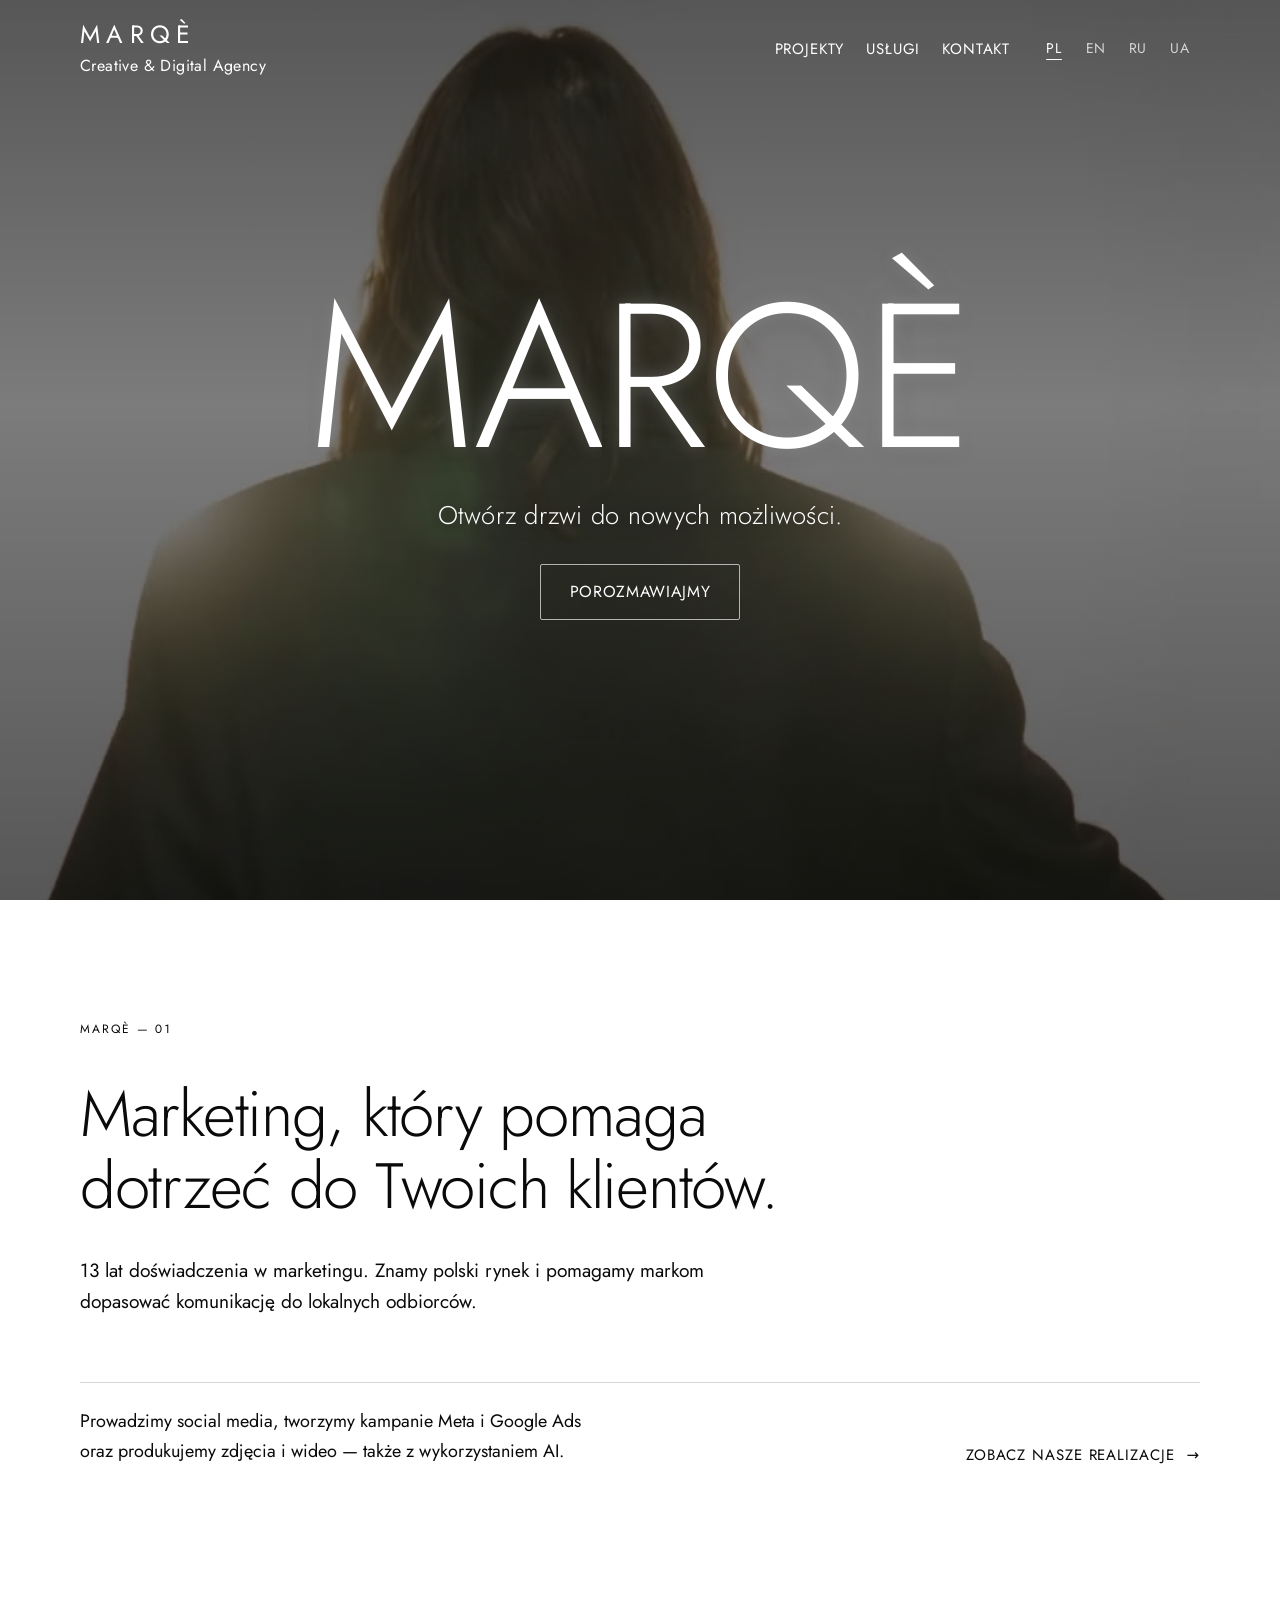
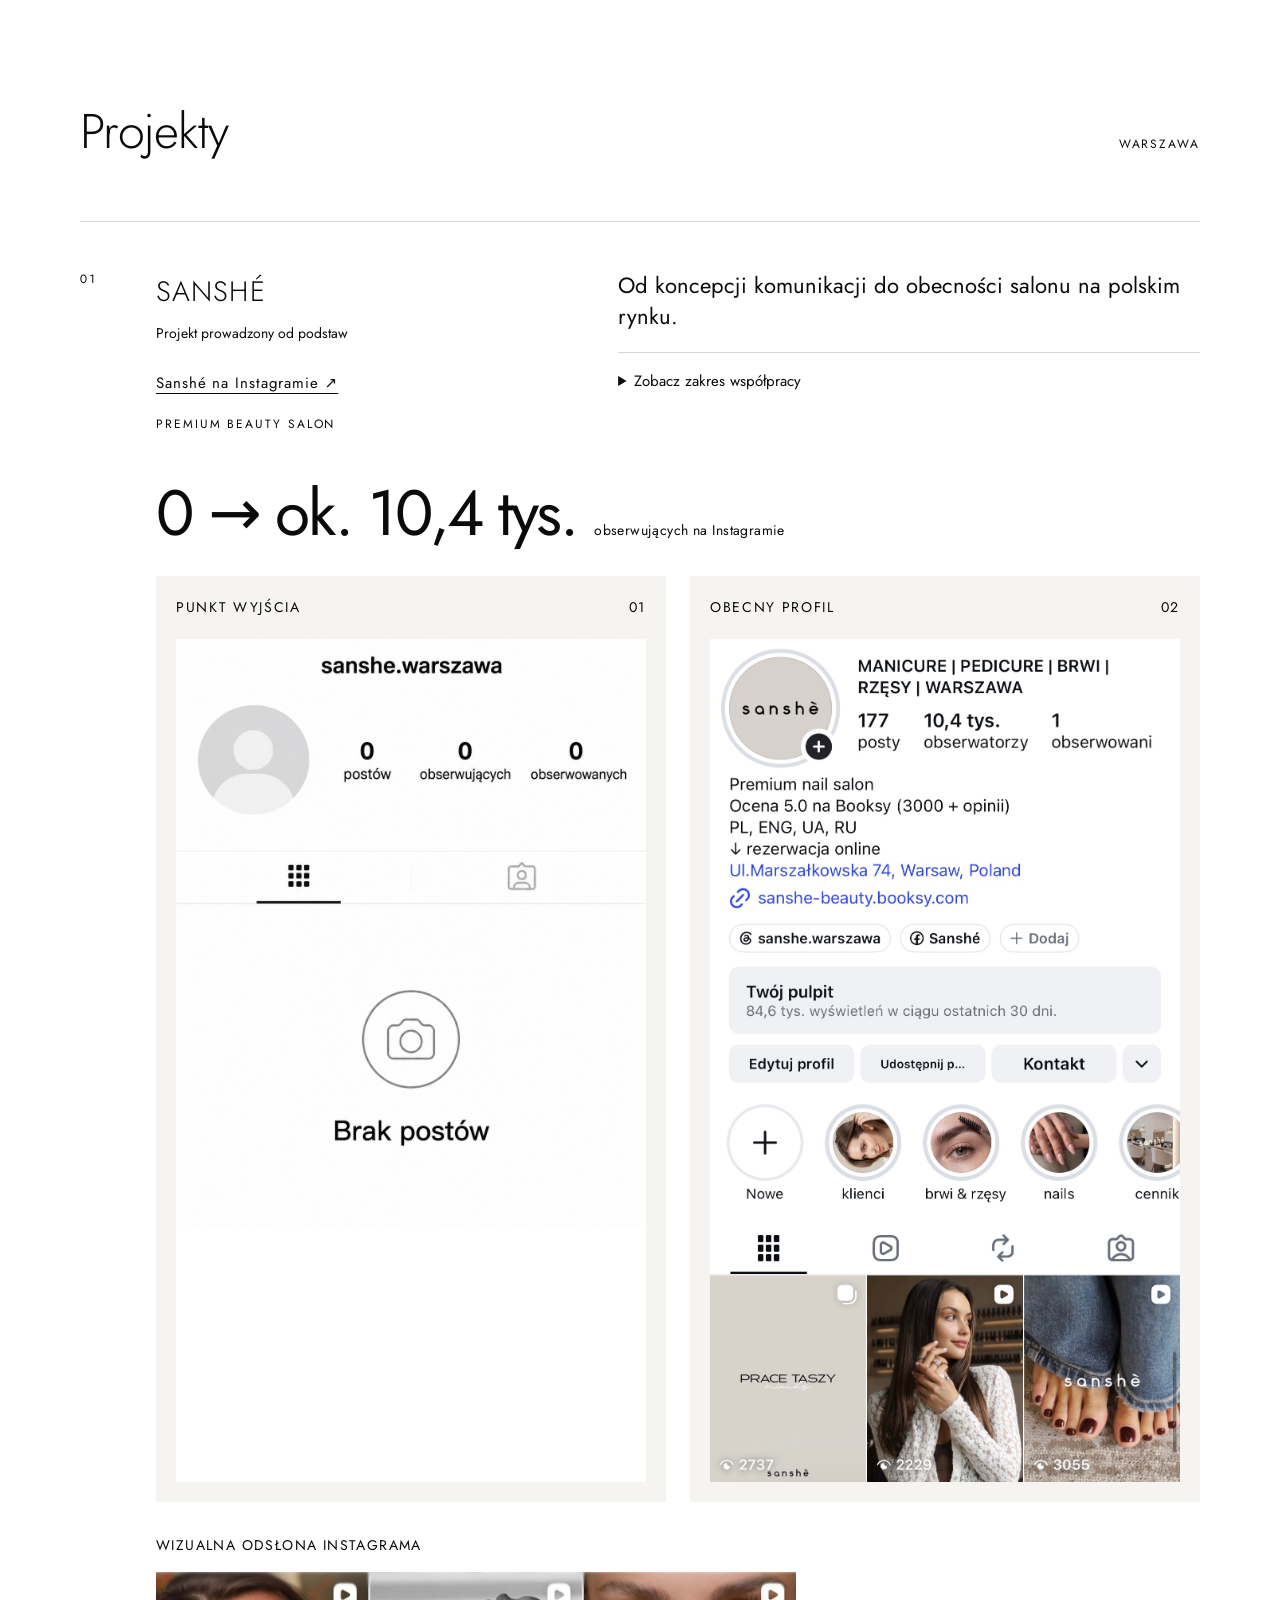
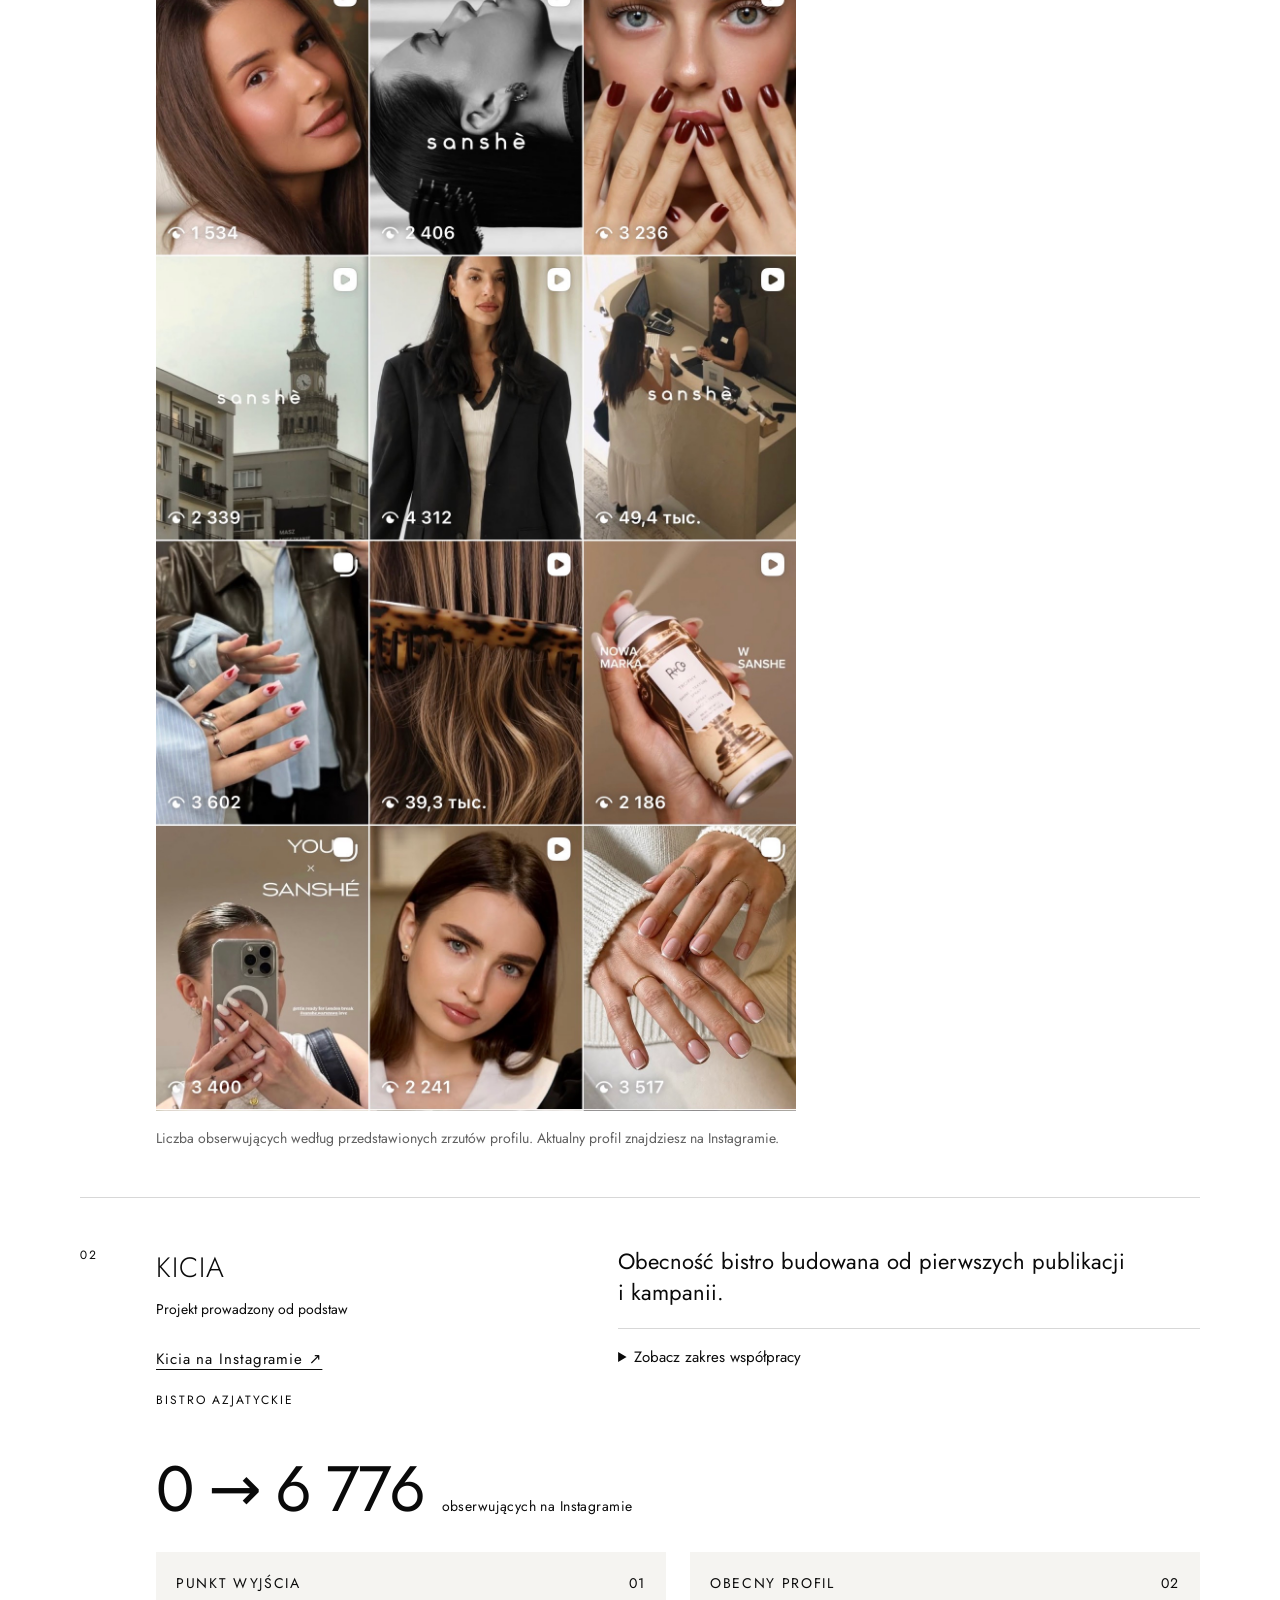
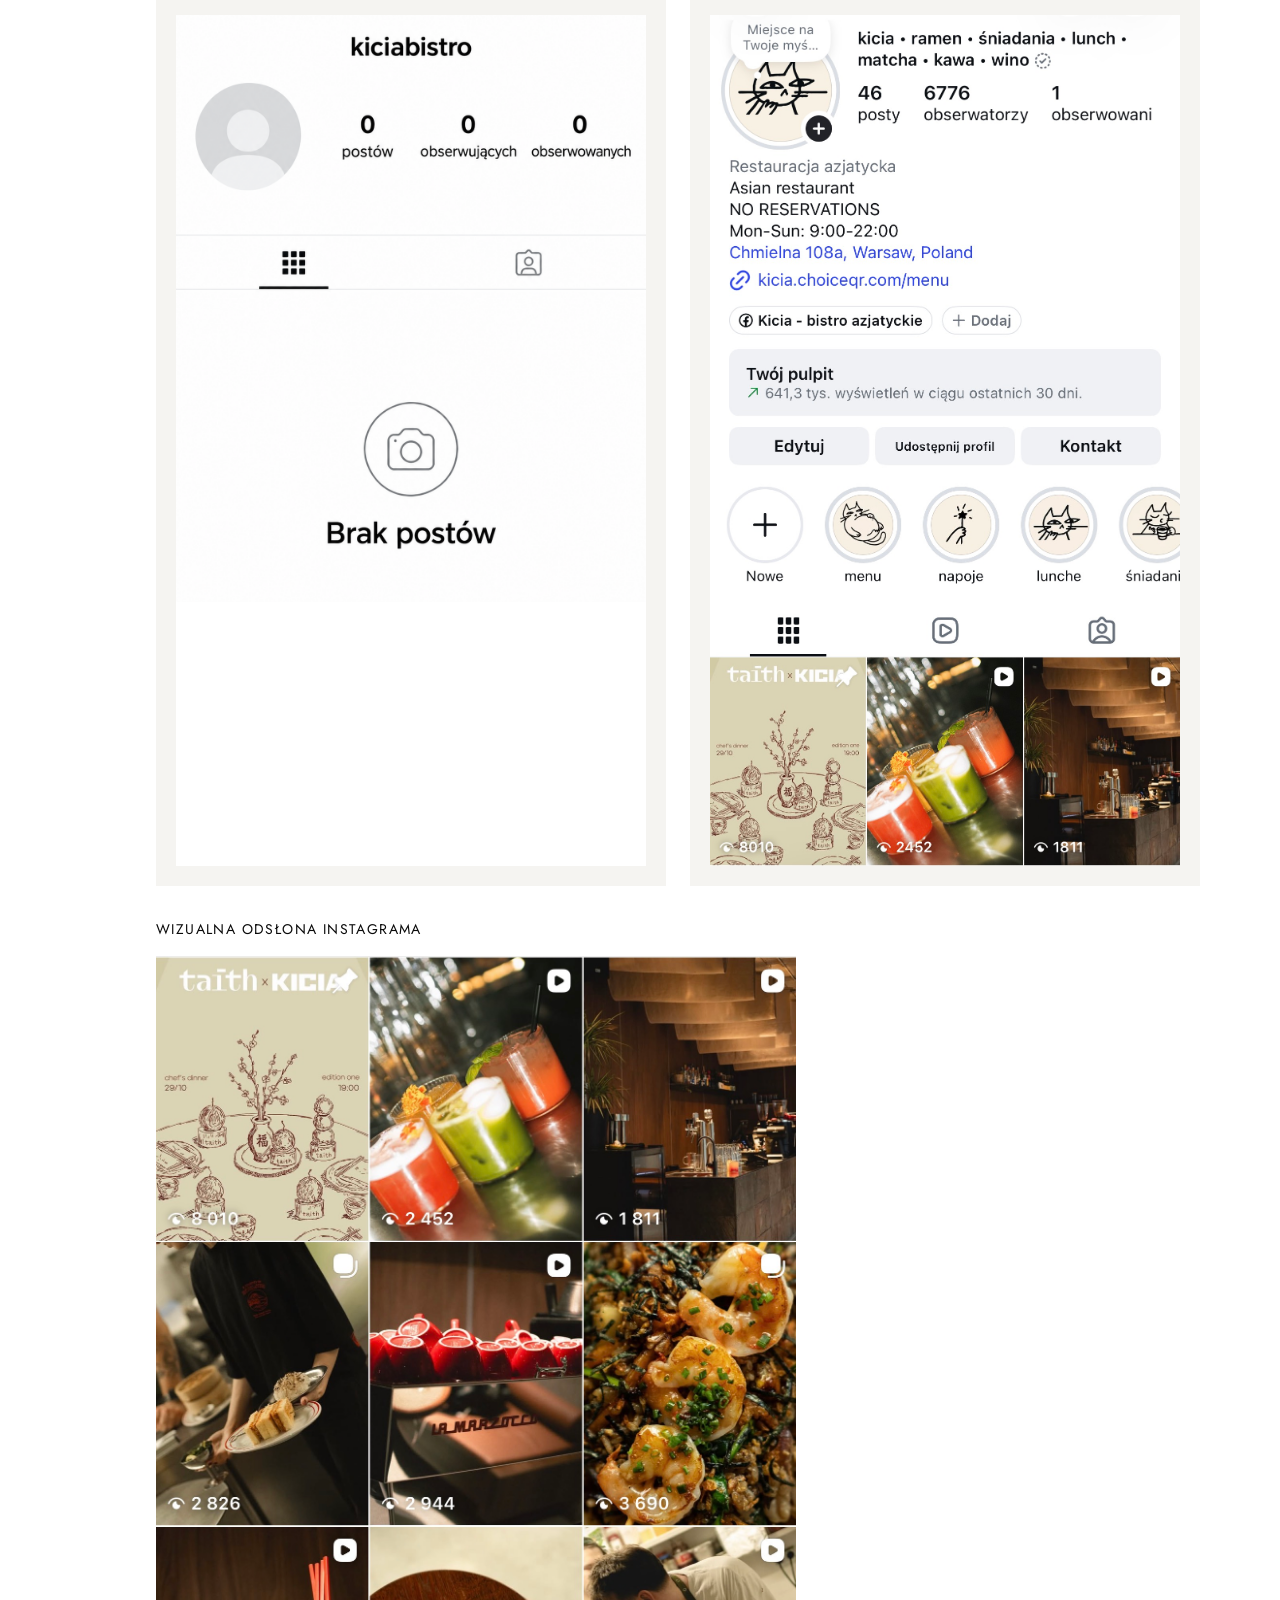
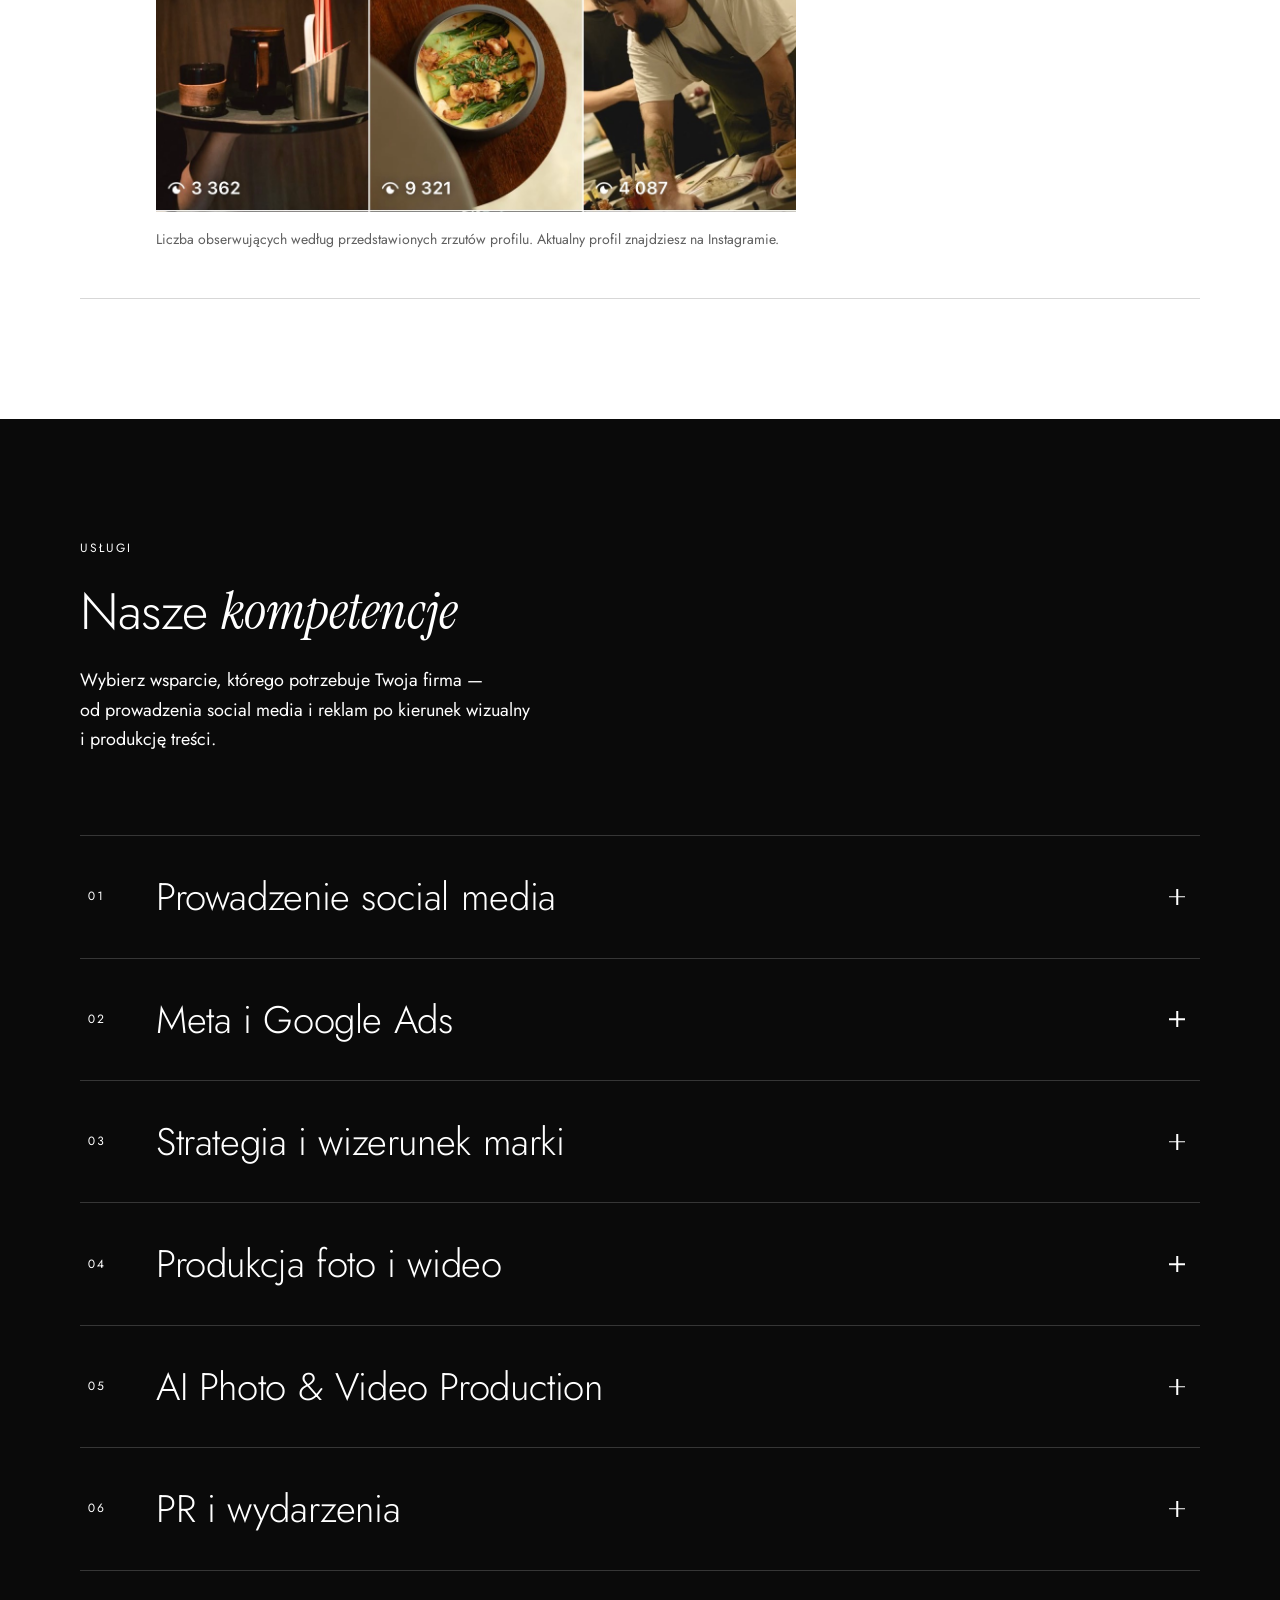
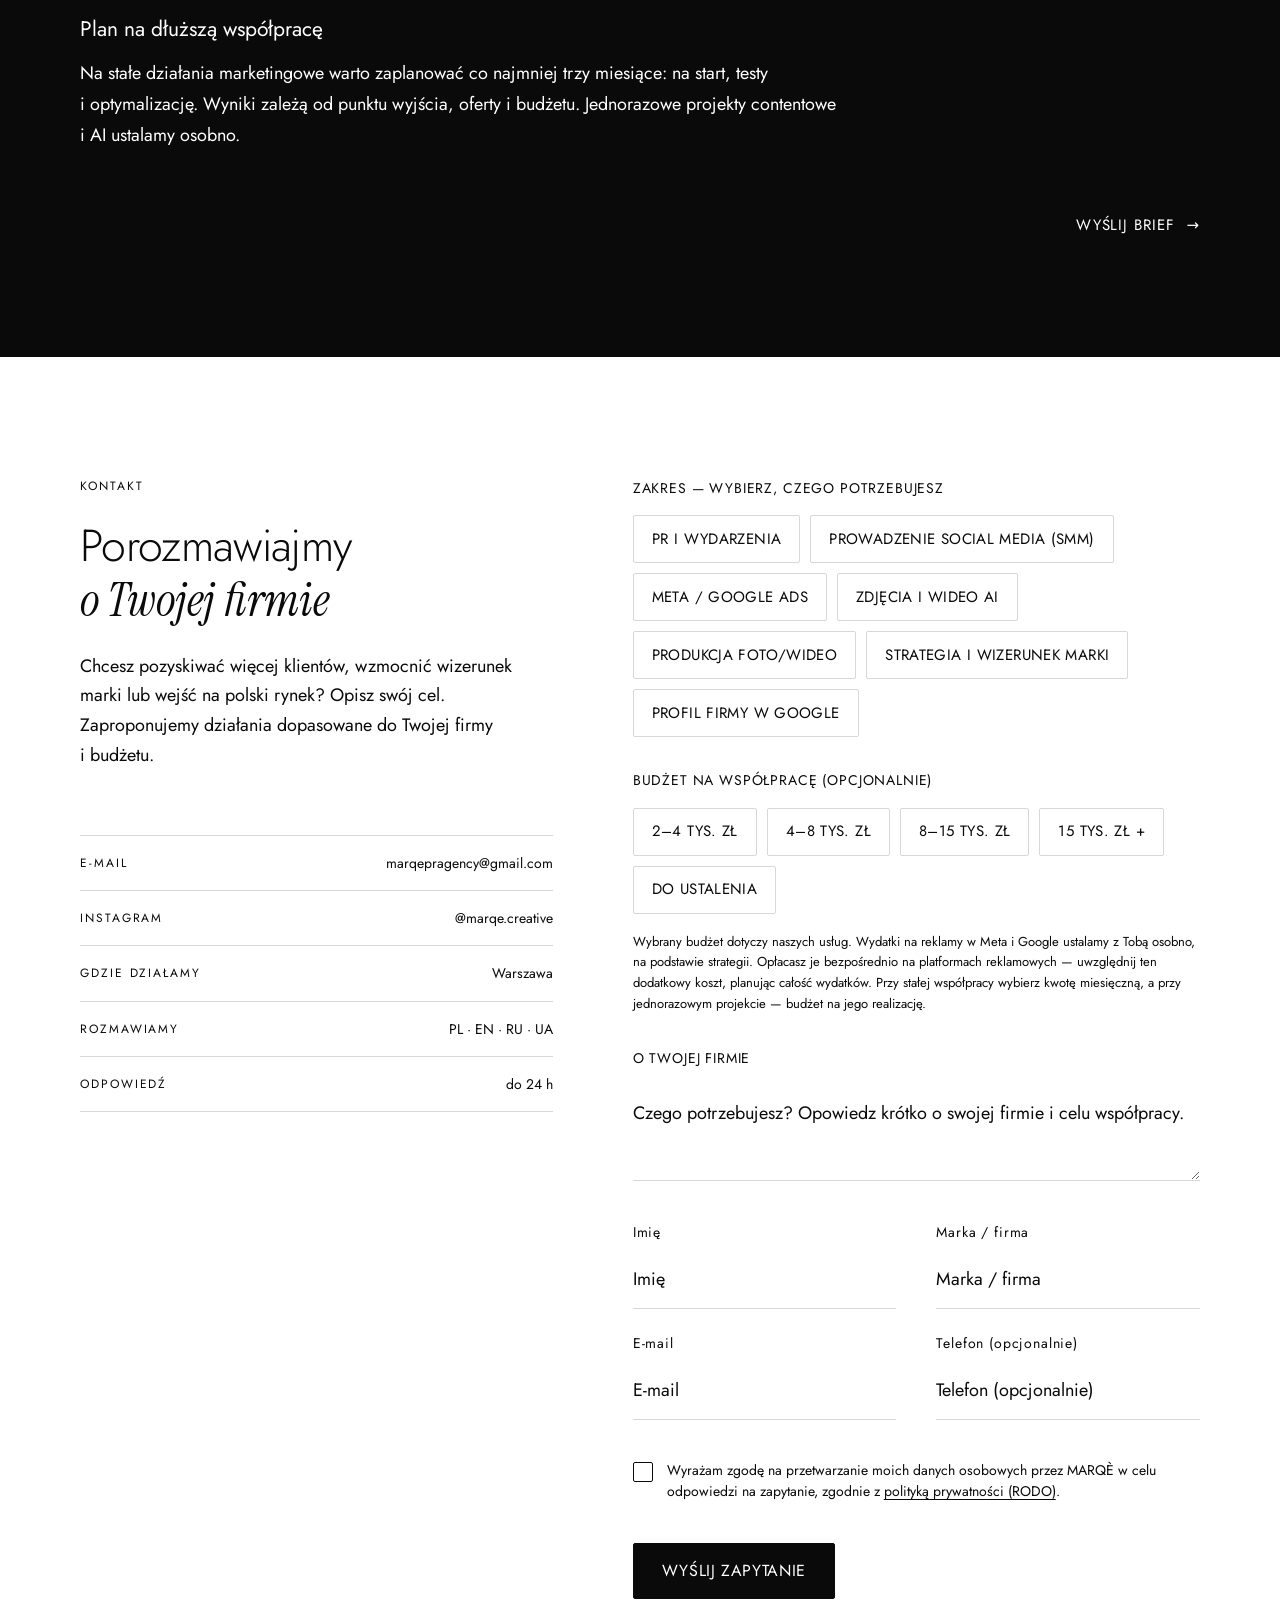
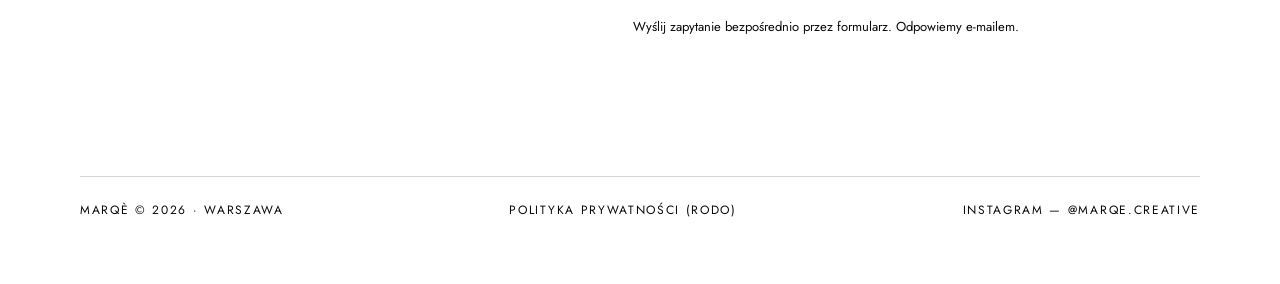
<file: compare-instant.html>
<!DOCTYPE html>
<html lang="pl">
<head>
<meta name="robots" content="noindex">
<meta name="marqe-revision" content="synced-20261013">
<meta charset="UTF-8">
<meta name="viewport" content="width=device-width, initial-scale=1">
<title>MARQÈ — Digital Agency · Warszawa</title>
<meta name="description" content="MARQÈ — Creative &amp; Digital Agency. Warszawa. Social media, Meta i Google Ads, strategia marki oraz produkcja foto i wideo, także z AI.">
<link rel="preconnect" href="https://fonts.googleapis.com">
<link rel="preconnect" href="https://fonts.gstatic.com" crossorigin>
<link href="https://fonts.googleapis.com/css2?family=Jost:wght@300;400;500&family=Manrope:wght@300;400;500&family=Cormorant+Garamond:ital,wght@1,300;1,400&family=Instrument+Serif:ital@0;1&display=swap" rel="stylesheet">
<style>
:root{
  --black:#0A0A0A;
  --white:#FFFFFF;
  --grey:#0A0A0A;
  --grey-inv:#FFFFFF;
  --line:rgba(10,10,10,.16);
  --line-inv:rgba(255,255,255,.18);
  --pad:120px;
  --s2:16px; --s3:24px; --s4:40px; --s5:64px; --s6:96px; --s7:140px;
  --fs-h1:16vw;
  --fs-h2:clamp(38px,4.6vw,64px);
  --fs-body:17px;
  --r:2px;
  --ease:cubic-bezier(.22,1,.36,1);
  --serif:'Instrument Serif',Georgia,serif;
}
*{margin:0;padding:0;box-sizing:border-box}
html{scroll-behavior:auto}
@media(pointer:coarse){html{scroll-behavior:smooth}}
body{
  font-family:'Jost',system-ui,sans-serif;
  font-weight:400;
  background:var(--white);
  color:var(--black);
  font-size:var(--fs-body);
  line-height:1.6;
  -webkit-font-smoothing:antialiased;
}
a{color:inherit;text-decoration:none}
button{font:inherit;background:none;border:0;cursor:pointer;color:inherit}
::selection{background:var(--black);color:var(--white)}
:focus-visible{outline:2px solid currentColor;outline-offset:3px}
.micro{font-size:12px;letter-spacing:.16em;text-transform:uppercase;font-weight:400}
em.sx{font-family:var(--serif);font-style:italic;font-weight:400;letter-spacing:0;text-transform:none}

/* ---------- preloader ---------- */
.loader{position:fixed;inset:0;background:var(--black);color:var(--white);z-index:300;display:none;align-items:flex-end;justify-content:space-between;padding:40px 48px;transition:clip-path .9s var(--ease)}
html.js .loader{display:flex}
.loader.done{clip-path:inset(0 0 100% 0)}
.loader .lw{font-weight:400;letter-spacing:.28em;font-size:13px;text-transform:uppercase}
.loader .count{font-size:clamp(60px,9vw,120px);font-weight:300;line-height:1;font-variant-numeric:tabular-nums}

/* ---------- nav ---------- */
.nav{position:fixed;top:0;left:0;right:0;z-index:120;display:flex;justify-content:space-between;align-items:center;padding:26px var(--pad);mix-blend-mode:difference;color:#fff}
.nav .logo{font-weight:500;letter-spacing:.3em;font-size:15px}
.nav .right{display:flex;align-items:center;gap:var(--s4)}
.nav ul{display:flex;gap:var(--s4);list-style:none}
.nav a,.nav .lng button{font-size:13px;letter-spacing:.16em;text-transform:uppercase;font-weight:400;position:relative}
.nav ul a::after{content:"";position:absolute;left:0;bottom:-4px;width:100%;height:1px;background:#fff;transform:scaleX(0);transform-origin:right;transition:transform .5s var(--ease)}
.nav ul a:hover::after{transform:scaleX(1);transform-origin:left}
.nav .lng{display:flex;gap:10px;align-items:center}
.nav .lng button{opacity:.55;text-decoration:none;transition:opacity .3s}
.nav .lng button.on{opacity:1}
.nav .lng .sep{opacity:.35}
.burger{display:none;width:40px;height:40px;position:relative;z-index:130}
.burger span{position:absolute;left:8px;right:8px;height:1.5px;background:#fff;transition:transform .45s var(--ease),top .45s var(--ease),opacity .3s}
.burger span:nth-child(1){top:15px}
.burger span:nth-child(2){top:24px}
html.menu-open .burger span:nth-child(1){top:19.5px;transform:rotate(45deg)}
html.menu-open .burger span:nth-child(2){top:19.5px;transform:rotate(-45deg)}
.m-menu{position:fixed;inset:0;background:var(--black);color:var(--white);z-index:110;display:flex;flex-direction:column;justify-content:center;padding:0 var(--pad);opacity:0;pointer-events:none;transition:opacity .45s var(--ease)}
html.menu-open .m-menu{opacity:1;pointer-events:auto}
.m-menu a{font-size:clamp(34px,9vw,54px);font-weight:300;text-transform:uppercase;letter-spacing:.02em;padding:14px 0;border-bottom:1px solid var(--line-inv);opacity:0;transform:translateY(22px);transition:opacity .5s var(--ease),transform .5s var(--ease)}
html.menu-open .m-menu a{opacity:1;transform:none}
.m-menu .m-lng{margin-top:var(--s4);display:flex;gap:16px}
.m-menu .m-lng button{font-size:14px;letter-spacing:.2em;text-transform:uppercase;opacity:.55}
.m-menu .m-lng button.on{opacity:1}

/* ---------- buttons: print rectangle + dual-label ---------- */
.btn{display:inline-block;padding:16px 34px;border:1px solid var(--black);border-radius:var(--r);font-size:12px;letter-spacing:.18em;text-transform:uppercase;font-weight:400;transition:background .5s var(--ease),color .5s var(--ease),border-color .5s var(--ease)}
.btn .tx{display:block;position:relative;overflow:hidden}
.btn .l{display:block;transition:transform .55s var(--ease)}
.btn .l2{position:absolute;top:100%;left:0;width:100%;text-align:center}
.btn:hover .l{transform:translateY(-100%)}
.btn.solid{background:var(--black);color:var(--white)}
.btn.solid:hover{background:transparent;color:var(--black)}
.btn.ghost:hover{background:var(--black);color:var(--white)}
/* inline arrow link */
.linkline{display:inline-flex;align-items:baseline;gap:12px;font-size:14px;letter-spacing:.18em;text-transform:uppercase;font-weight:400;position:relative}
.linkline::after{content:"";position:absolute;left:0;bottom:-5px;height:1px;width:100%;background:currentColor;transform:scaleX(0);transform-origin:left;transition:transform .55s var(--ease)}
.linkline:hover::after{transform:scaleX(1)}
.linkline .ar{transition:transform .45s var(--ease)}
.linkline:hover .ar{transform:translateX(8px)}

/* ============ HERO — scroll-scrub ============ */
#scroll-container{position:relative;height:calc(var(--vh,100vh)*3)}
.hero{position:sticky;top:0;height:var(--vh,100vh);overflow:hidden;background:var(--black);color:var(--white);z-index:1}
.hero::after{content:"";position:absolute;inset:0;background:linear-gradient(to bottom,rgba(0,0,0,.12) 0%,rgba(0,0,0,0) 40%,rgba(0,0,0,.55) 100%);pointer-events:none;z-index:1}
.hero-media{position:absolute;inset:0}
.hero-media video,.hero-media img{position:absolute;inset:0;width:100%;height:100%;object-fit:cover;display:block}
.hero-inner{position:relative;z-index:2;height:100%;display:flex;flex-direction:column;align-items:center;justify-content:center;text-align:center;padding:0 var(--pad);will-change:transform,opacity}
.hero h1{font-size:var(--fs-h1);font-weight:300;line-height:.94;letter-spacing:-.01em;text-transform:uppercase;display:flex;justify-content:center;user-select:none;text-shadow:0 2px 30px rgba(0,0,0,.45)}
.hero h1 .chm{display:inline-block;overflow:hidden;padding-top:.22em;margin-top:-.22em}
.hero h1 .ch{display:inline-block;transform:translateY(-118%);opacity:0;filter:blur(5px);transition:transform .9s cubic-bezier(.16,1,.3,1),opacity .55s ease,filter .7s ease}
html:not(.js) .hero h1 .ch{transform:none;opacity:1;filter:none}
.hero.in h1 .ch{transform:translateY(0);opacity:1;filter:blur(0)}
.hero .meta{margin-top:var(--s3);display:flex;flex-direction:column;gap:6px;letter-spacing:.3em;font-size:13px;text-transform:uppercase;color:#fff;text-shadow:0 1px 16px rgba(0,0,0,.5)}
.hero .cta{margin-top:var(--s4)}
.hero .cta .btn{border-color:rgba(255,255,255,.65);background:transparent;color:var(--white)}
.hero .cta .btn:hover,.hero .cta .btn:focus-visible,.hero .cta .btn:active{background:transparent;color:var(--white);border-color:#fff}
.scroll-cue{position:absolute;left:50%;bottom:52px;transform:translateX(-50%);width:1px;height:44px;overflow:hidden;z-index:2}
.scroll-cue::before{content:"";position:absolute;left:0;top:-100%;width:1px;height:100%;background:rgba(255,255,255,.7);animation:cue 1.8s var(--ease) infinite}
@keyframes cue{to{top:100%}}
#hero-overlay{position:absolute;inset:0;z-index:3;display:flex;flex-direction:column;align-items:center;justify-content:center;text-align:center;padding:0 var(--pad);opacity:0;pointer-events:none;will-change:transform,opacity}
#hero-overlay .o-label{font-size:12px;letter-spacing:.28em;text-transform:uppercase;color:#fff;margin-bottom:var(--s3)}
#hero-overlay .o-title{font-size:clamp(34px,5.4vw,82px);font-weight:300;line-height:1.12;letter-spacing:-.01em;text-shadow:0 2px 30px rgba(0,0,0,.5)}
#hero-overlay .o-title em.sx{font-size:1.04em}

/* section 2 — manifest, asymmetric */
#section-2{position:sticky;top:0;height:var(--vh,100vh);z-index:20;will-change:transform;background:var(--white);color:var(--black);border-radius:24px 24px 0 0;box-shadow:0 -32px 80px rgba(0,0,0,.35);overflow:hidden;transform:translateY(101%)}
.s2-inner{height:100%;display:flex;flex-direction:column;justify-content:center;padding:0 var(--pad);max-width:1600px}
.s2-idx{font-size:12px;letter-spacing:.16em;text-transform:uppercase;color:var(--grey);margin-bottom:var(--s4);font-variant-numeric:tabular-nums}
.s2-title{font-size:clamp(40px,6vw,96px);font-weight:300;line-height:1.06;letter-spacing:-.02em;max-width:14ch}
.s2-title em.sx{font-size:1.05em}
.s2-bottom{display:flex;justify-content:space-between;align-items:flex-end;gap:var(--s4);margin-top:var(--s5);border-top:1px solid var(--line);padding-top:var(--s3)}
.s2-note{color:var(--grey);max-width:46ch;font-size:16px;line-height:1.7}

/* ---------- sections shared ---------- */
section{padding:var(--s7) var(--pad)}
.sec-head{display:flex;align-items:baseline;justify-content:space-between;margin-bottom:var(--s5)}
.sec-head h2{font-size:var(--fs-h2);font-weight:300;letter-spacing:-.015em;line-height:1.05}
.sec-head .tag{color:var(--grey)}
.rv{opacity:0;transform:translateY(40px);transition:opacity .9s var(--ease),transform .9s var(--ease)}
html:not(.js) .rv{opacity:1;transform:none}
.rv.in{opacity:1;transform:none}

/* ---------- projekty ---------- */
#work{position:relative;padding-top:var(--s7)}
.work-list{border-top:1px solid var(--line)}
.work-row{display:grid;grid-template-columns:70px 1fr 1.1fr 40px;align-items:center;gap:var(--s3);padding:44px 8px;border-bottom:1px solid var(--line)}
.work-row .idx{font-size:12px;letter-spacing:.14em;color:var(--grey);font-variant-numeric:tabular-nums}
.work-row .nm{display:flex;flex-direction:column;gap:8px}
.work-row .name{font-size:clamp(30px,3.4vw,50px);font-weight:300;letter-spacing:.04em;text-transform:uppercase;transition:transform .5s var(--ease)}
.work-row:hover .name{transform:translateX(16px)}
.work-row .type{font-size:12px;letter-spacing:.16em;text-transform:uppercase;color:var(--grey)}
.work-row .tags{font-size:13px;letter-spacing:.08em;text-transform:uppercase;color:var(--grey);line-height:1.9}
.work-row .tags .more{color:var(--black);font-weight:400;white-space:nowrap}
.work-row .arrow{font-size:22px;transform:translateX(-10px);opacity:0;transition:transform .5s var(--ease),opacity .5s var(--ease)}
.work-row:hover .arrow{transform:none;opacity:1}
.preview{position:fixed;width:270px;aspect-ratio:4/5;z-index:90;pointer-events:none;opacity:0;transform:scale(.94);transition:opacity .4s var(--ease),transform .4s var(--ease);overflow:hidden;background:var(--black);border-radius:var(--r)}
.preview.on{opacity:1;transform:scale(1)}
.preview img{width:100%;height:100%;object-fit:cover;display:block}
.preview .ph{position:absolute;inset:0;display:flex;flex-direction:column;align-items:center;justify-content:center;gap:10px;color:var(--white)}
.preview .ph .t{letter-spacing:.28em;text-transform:uppercase;font-size:14px}
.preview .ph .spec{font-size:11px;letter-spacing:.16em;text-transform:uppercase;color:#fff}
.preview .frame{position:absolute;inset:12px;border:1px solid rgba(255,255,255,.28)}
.thumb{display:none}
@media(max-width:1024px){
  .preview{display:none}
  .thumb{display:block;aspect-ratio:4/5;max-width:240px;background:var(--black);position:relative;margin-bottom:var(--s2);overflow:hidden;border-radius:var(--r)}
  .thumb img{width:100%;height:100%;object-fit:cover;display:block}
  .thumb .ph{position:absolute;inset:0;display:flex;align-items:center;justify-content:center;color:#fff;font-size:12px;letter-spacing:.2em;text-transform:uppercase}
}

/* ---------- kompetencje ---------- */
.services{background:var(--black);color:var(--white);overflow:hidden}
.wwd-wrap{position:relative;margin-bottom:var(--s6)}
.svc-label{color:var(--white);margin-bottom:var(--s3);display:block}
.svc-h{font-size:clamp(46px,7.2vw,118px);font-weight:300;line-height:1.02;letter-spacing:-.02em}
.svc-h em.sx{font-size:1.04em}
.wwd-note{max-width:46ch;color:var(--white);margin-top:var(--s3);font-size:16px;line-height:1.7}
.acc{border-top:1px solid var(--line-inv)}
.acc-item{border-bottom:1px solid var(--line-inv)}
.acc-head{display:flex;align-items:center;gap:var(--s3);width:100%;text-align:left;padding:30px 8px;color:inherit}
.acc-head .a-idx{font-size:12px;letter-spacing:.14em;color:var(--grey-inv);font-variant-numeric:tabular-nums;width:44px;flex-shrink:0}
.acc-head .a-name{font-size:clamp(26px,3vw,44px);font-weight:300;letter-spacing:-.01em;transition:transform .5s var(--ease);flex:1}
.acc-head:hover .a-name{transform:translateX(12px)}
.a-plus{width:30px;height:30px;position:relative;flex-shrink:0}
.a-plus::before,.a-plus::after{content:"";position:absolute;background:#fff;transition:transform .5s var(--ease)}
.a-plus::before{left:50%;top:7px;bottom:7px;width:1.5px;transform:translateX(-50%)}
.a-plus::after{top:50%;left:7px;right:7px;height:1.5px;transform:translateY(-50%)}
.acc-item.open .a-plus::before{transform:translateX(-50%) rotate(90deg)}
.acc-item.open .a-plus{transform:rotate(45deg)}
.a-plus{transition:transform .5s var(--ease)}
.acc-body{display:grid;grid-template-rows:0fr;transition:grid-template-rows .65s var(--ease)}
.acc-item.open .acc-body{grid-template-rows:1fr}
.acc-clip{overflow:hidden;min-height:0}
.acc-in{padding:6px 8px 44px 44px;display:flex;flex-direction:column;gap:24px;max-width:820px;margin-left:auto}
.a-it{display:grid;grid-template-columns:26px 1fr;gap:14px;align-items:start;opacity:0;transform:translateY(14px);transition:opacity .5s var(--ease),transform .5s var(--ease)}
.acc-item.open .a-it{opacity:1;transform:none}
.a-arrow{color:#fff;line-height:1.6}
.a-t{font-weight:400;font-size:18px}
.a-d{color:var(--grey-inv);font-size:15px;line-height:1.7;margin-top:4px;max-width:60ch}
.svc-cta{display:flex;justify-content:flex-end;margin-top:var(--s5)}

/* ---------- kontakt + brief ---------- */
.contact{padding-bottom:var(--s5)}
.contact-grid{display:grid;grid-template-columns:1fr 1.2fr;gap:var(--s6)}
.contact .lead{color:var(--grey);margin-bottom:var(--s3)}
.contact h2{font-size:clamp(36px,4vw,58px);font-weight:300;line-height:1.12;letter-spacing:-.015em;max-width:17ch}
.contact h2 em.sx{font-size:1.04em}
.contact .c-note{margin-top:var(--s3);color:var(--grey);max-width:40ch;font-size:16px;line-height:1.7}
.c-details{margin-top:var(--s5);border-top:1px solid var(--line)}
.c-row{display:flex;justify-content:space-between;gap:var(--s3);padding:16px 0;border-bottom:1px solid var(--line);font-size:14px}
.c-row .k{letter-spacing:.16em;text-transform:uppercase;font-size:12px;color:var(--grey);padding-top:2px}
.c-row a:hover{opacity:.6}
.f-block{margin-bottom:var(--s5)}
.f-label{display:block;margin-bottom:var(--s2);color:var(--grey)}
.chips{display:flex;flex-wrap:wrap;gap:10px}
.chip{padding:11px 18px;border:1px solid var(--line);border-radius:var(--r);font-size:12px;letter-spacing:.12em;text-transform:uppercase;transition:background .35s var(--ease),color .35s var(--ease),border-color .35s var(--ease)}
.chip:hover{border-color:var(--black)}
.chip.on{background:var(--black);color:var(--white);border-color:var(--black)}
.f-input{width:100%;border:0;border-bottom:1px solid var(--line);background:transparent;padding:14px 0;font:inherit;color:var(--black);border-radius:0;transition:border-color .3s}
.f-input:focus{outline:none;border-color:var(--black)}
.f-input::placeholder{color:var(--grey)}
textarea.f-input{resize:none;min-height:96px}
.f-two{display:grid;grid-template-columns:1fr 1fr;gap:var(--s4)}
.consent{display:flex;gap:14px;align-items:flex-start;margin:var(--s4) 0;color:var(--grey);font-size:14px;line-height:1.55;cursor:pointer}
.consent .box{flex-shrink:0;width:20px;height:20px;border:1px solid var(--black);border-radius:var(--r);margin-top:2px;position:relative;transition:background .3s}
.consent.on .box{background:var(--black)}
.consent.on .box::after{content:"";position:absolute;inset:0;background:linear-gradient(45deg,transparent 44%,#fff 46%,#fff 54%,transparent 56%) no-repeat}
.consent a{text-decoration:underline;text-underline-offset:3px}
.f-err{color:var(--black);font-size:14px;margin-top:var(--s2);min-height:22px;border-left:2px solid var(--black);padding-left:12px;display:none}
.f-err.show{display:block}
.btn.submit{background:var(--black);color:var(--white);border-color:var(--black)}
.btn.submit:hover{background:transparent;color:var(--black)}
.f-sent{display:none;margin-top:var(--s2);color:var(--grey)}
.f-sent.show{display:block}
.foot{margin-top:var(--s7);border-top:1px solid var(--line);padding-top:var(--s3);display:flex;justify-content:space-between;gap:var(--s3);font-size:12px;letter-spacing:.14em;text-transform:uppercase;color:var(--grey);flex-wrap:wrap}
.foot a:hover{color:var(--black)}

/* ---------- cookie bar (compact) ---------- */
.cookies{position:fixed;left:0;right:0;bottom:0;z-index:150;background:var(--black);color:var(--white);padding:14px var(--pad);display:none;gap:var(--s3);align-items:center;justify-content:space-between;flex-wrap:wrap}
.cookies.show{display:flex}
.cookies p{font-size:13px;line-height:1.55;color:var(--grey-inv);max-width:60ch}
.cookies p a{text-decoration:underline;text-underline-offset:3px;color:#fff}
.cookies .cbtns{display:flex;gap:22px;align-items:center}
.cookies .cbtn{font-size:12px;letter-spacing:.16em;text-transform:uppercase;border-bottom:1px solid rgba(255,255,255,.5);padding-bottom:2px;transition:border-color .3s,opacity .3s}
.cookies .cbtn:hover{border-color:#fff}
.cookies .cbtn.primary{border:1px solid #fff;border-radius:var(--r);padding:9px 16px}
.cookies .cbtn.primary:hover{background:#fff;color:var(--black)}

/* ---------- fallbacks ---------- */
html:not(.js) #scroll-container,html.no-scrub #scroll-container{height:auto}
html:not(.js) .hero,html.no-scrub .hero{position:relative;height:100vh}
html:not(.js) #section-2,html.no-scrub #section-2{position:relative;height:auto;min-height:60vh;transform:none!important;border-radius:0;box-shadow:none;padding:var(--s7) 0}
html:not(.js) #hero-overlay,html.no-scrub #hero-overlay{display:none}
html:not(.js) .s2-inner,html.no-scrub .s2-inner{height:auto}
html:not(.js) .a-it{opacity:1;transform:none}

/* ---------- responsive ---------- */
@media(max-width:1024px){
  :root{--pad:56px;--s7:110px}
  .contact-grid{grid-template-columns:1fr;gap:var(--s5)}
  .work-row{grid-template-columns:52px 1fr 40px;grid-template-areas:"idx thumb thumb" "idx nm arrow" "idx tags tags";align-items:start}
  .work-row .idx{grid-area:idx}
  .work-row .thumb{grid-area:thumb}
  .work-row .nm{grid-area:nm}
  .work-row .tags{grid-area:tags}
  .work-row .arrow{grid-area:arrow;align-self:center}
  .acc-in{margin-left:0;max-width:none;padding-left:44px}
}
@media(max-width:760px){
  .nav .right ul,.nav .right .lng{display:none}
  .burger{display:block}
}
@media(max-width:640px){
  :root{--pad:22px;--fs-h1:19vw;--s7:90px;--s6:64px;--s5:48px}
  .nav{padding:20px 22px}
  .m-menu{padding:0 22px}
  .btn{padding:14px 26px}
  .work-row{grid-template-columns:44px 1fr;grid-template-areas:"idx thumb" "idx nm" "tags tags";gap:12px;padding:32px 4px}
  .work-row .arrow{display:none}
  .work-row:hover .name{transform:none}
  .sec-head{flex-direction:column;gap:10px;align-items:flex-start}
  .acc-head{padding:24px 4px;gap:14px}
  .acc-head .a-idx{width:34px}
  .acc-head:hover .a-name{transform:none}
  .acc-in{padding-left:0}
  .f-two{grid-template-columns:1fr}
  .s2-bottom{flex-direction:column;align-items:flex-start}
  .cookies{padding:14px 22px}
  .loader{padding:24px}
}
@media(prefers-reduced-motion:reduce){
  *,*::before,*::after{animation:none!important;transition:none!important}
  html.js .loader{display:none}
  .hero h1 .ch,.rv,.a-it{transform:none!important;opacity:1!important}
  .wwd .outline{transform:skewX(-8deg)!important}
  .wwd .solid{transform:none!important}
  html{scroll-behavior:auto}
}

/* Usability refinement */
:focus-visible{outline:2px solid currentColor;outline-offset:5px}
.chip,.cbtn,.lng button,.m-lng button{min-height:44px}
.field-label{display:block;font-size:12px;line-height:1.5;margin:0 0 8px}
.field-wrap{min-width:0}
.hero-description{max-width:560px;margin:22px auto 0;text-align:center;font-size:clamp(14px,1.5vw,18px);line-height:1.6;padding:0 24px}
.form-note{font-size:13px;line-height:1.6;margin:18px 0}
.skip-link{position:fixed;top:-100px;left:16px;z-index:99999;background:#fff;color:#111;padding:14px}
.skip-link:focus{top:16px}
@media(max-width:700px){.f-input{font-size:16px}.hero-description{max-width:360px}}

/* Film hero: a downward wordmark reveal synchronized to the door opening. */
.hero .meta,.hero .cta{opacity:0;transform:translateY(10px);transition:opacity .8s ease,transform .8s cubic-bezier(.16,1,.3,1)}
.hero.in .meta,.hero.in .cta,html:not(.js) .hero .meta,html:not(.js) .hero .cta{opacity:1;transform:none}
.hero.in .meta{transition-delay:.35s}
.hero.in .cta{transition-delay:.55s}
@media(prefers-reduced-motion:reduce){.hero h1 .ch{filter:none!important}.hero .meta,.hero .cta{opacity:1;transform:none}}
#scroll-container{height:auto}
.hero{position:relative;height:100svh;min-height:540px}
#section-2{position:relative;height:auto;min-height:65vh;transform:none;border-radius:0;box-shadow:none;padding:var(--s7) 0}
.s2-inner{height:auto}
.hero::after{background:linear-gradient(180deg,rgba(0,0,0,.18),transparent 35%,rgba(0,0,0,.3));transition:background 1s}
.hero.in::after{background:linear-gradient(180deg,rgba(0,0,0,.65),rgba(0,0,0,.5) 45%,rgba(0,0,0,.65))}
.nav.over-film{mix-blend-mode:normal;background:linear-gradient(180deg,rgba(0,0,0,.65),transparent);color:#fff}
.hero-inner{opacity:0;visibility:hidden;transition:opacity .35s ease,visibility .35s}
.hero.in .hero-inner,html:not(.js) .hero-inner{opacity:1;visibility:visible}
.hero .meta{font-size:11px;letter-spacing:.22em;line-height:1.8}
.hero .cta{margin-top:28px}
.film-controls{position:absolute;z-index:4;bottom:28px;right:var(--pad);display:flex;gap:18px;color:#fff}
.film-controls button{min-height:44px;padding:10px 0;font-size:11px;letter-spacing:.1em;text-transform:uppercase;text-shadow:0 1px 8px #000}
.film-controls button:hover{text-decoration:underline;text-underline-offset:5px}
.film-controls [hidden]{display:none}
html:not(.js) .film-controls{display:none}
.scroll-cue{bottom:30px}
@media(max-width:600px){.hero{min-height:500px}.film-controls{bottom:18px;gap:14px}.scroll-cue{left:var(--pad);bottom:28px}.hero .cta .btn{padding:16px 22px;font-size:10px}}
@media(prefers-reduced-motion:reduce){.hero-inner{opacity:1;visibility:visible}.hero::after{background:rgba(0,0,0,.48)}}


/* Preview: permanent agency descriptor, cinematic final message. */
.nav .logo{display:flex;flex-direction:column;align-items:flex-start;gap:7px;text-decoration:none}
.nav .logo .agency-label{font-size:11px;line-height:1.3;letter-spacing:.035em;text-transform:none;font-weight:400}
.hero .meta{margin-top:24px;max-width:620px}
.hero .hero-tagline{font-size:clamp(17px,2vw,26px);line-height:1.45;letter-spacing:.01em;text-transform:none;font-weight:300}
.hero .cta{margin-top:30px}
.hero .cta .btn{min-width:200px}
.s2-title{max-width:20ch;font-size:clamp(34px,5.2vw,74px)}
.intro-second{display:inline-block;font-size:.68em;line-height:1.25;margin-top:20px;max-width:24ch}
@media(max-width:600px){.nav .logo .agency-label{font-size:10px}.hero .meta{max-width:290px}.hero .cta .btn{font-size:11px}.s2-bottom{align-items:flex-start}.linkline{font-size:12px}}

.team-intro{font-size:clamp(20px,2.4vw,32px);line-height:1.5;max-width:900px}.team-grid{display:grid;grid-template-columns:1fr 1fr;gap:48px;margin:48px 0}.team-grid article{border-top:1px solid var(--line);padding-top:24px}.team-grid h3{font-size:32px;font-weight:300;margin-bottom:16px}.team-grid p,.team-location{color:var(--grey);line-height:1.8;max-width:54ch}@media(max-width:700px){.team-grid{grid-template-columns:1fr;gap:28px}.team-section .sec-head{align-items:flex-start;gap:20px;flex-direction:column}.nav ul{gap:24px}}

/* Editorial scale and accessible navigation */
:root{--pad:clamp(24px,6.25vw,120px)}
section[id]{scroll-margin-top:118px}
.nav{mix-blend-mode:normal;background:rgba(255,255,255,.97);color:var(--black);padding-top:20px;padding-bottom:20px;gap:32px;border-bottom:1px solid transparent;transition:background .25s,color .25s}
.nav .logo{display:flex;flex-direction:column;gap:6px;flex-shrink:0;align-items:flex-start}
.nav .logo>span:first-child{font-size:25px;line-height:1.15;letter-spacing:.25em;font-weight:400}
.nav .logo .agency-label{font-size:16px;line-height:1.4;letter-spacing:.025em;text-transform:none;font-weight:400}
.nav .right{gap:28px}.nav ul{gap:26px}
.nav ul a{display:inline-flex;align-items:center;min-height:44px;font-size:11px;letter-spacing:.12em}
.nav ul a::after{background:currentColor;bottom:4px}
.nav .lng button{min-width:36px;opacity:.75}.nav .lng button.on{opacity:1;text-decoration:underline;text-underline-offset:6px}
.nav.over-film{background:linear-gradient(180deg,rgba(0,0,0,.8),rgba(0,0,0,.3) 75%,transparent);color:#fff}
.nav.over-dark,html.menu-open .nav{background:var(--black);color:#fff}
.burger{width:44px;height:44px}.burger span{background:currentColor}
.m-menu{visibility:hidden}.m-menu[aria-hidden="false"]{visibility:visible}
html.menu-open{overflow:hidden}
.team-intro+.team-location{margin-top:28px;max-width:76ch}
.team-grid p{font-size:17px}.team-location{font-size:16px}
.a-d{font-size:16px;color:#dedede}.a-plus{transform:none!important}
.acc-item.open .a-plus::before{transform:translateX(-50%) rotate(90deg)}
.acc-head:focus-visible{outline-offset:-3px}
.work-row .arrow{opacity:1;transform:none}.work-row .tags{letter-spacing:.04em;font-size:12px}
.work-row .case-link{font-size:12px;letter-spacing:.06em;text-transform:none;margin-top:12px;text-decoration:underline;text-underline-offset:5px}
.work-row .thumb:not(:has(img)){display:none}
.preview:not(:has(img)){display:none}
.f-input:focus-visible{outline:2px solid currentColor;outline-offset:5px}
textarea.f-input{resize:vertical}.c-row{flex-wrap:wrap;gap:8px 20px}.c-row a{overflow-wrap:anywhere}
.btn[disabled]{opacity:.55;cursor:wait}.l2{pointer-events:none}
html:not(.js) .acc-body{grid-template-rows:1fr}
@media(min-width:761px) and (max-width:1100px){.nav .right ul,.nav .right .lng{display:none}.burger{display:block}}
@media(max-width:760px){.nav{padding:18px 24px;gap:16px}.nav .logo>span:first-child{font-size:23px}.nav .logo .agency-label{font-size:14px;letter-spacing:.01em}.m-menu{padding:105px 24px 24px;justify-content:flex-start;overflow-y:auto}.m-menu a{font-size:clamp(26px,6vw,38px);padding:10px 0}.m-menu .m-lng{margin-top:20px}.m-menu .m-lng button{min-width:44px;min-height:44px}.sec-head .tag{font-size:11px}.hero{min-height:560px}.team-grid{gap:28px}.s2-bottom{gap:28px}.s2-note{font-size:17px}.work-row{grid-template-columns:30px 1fr 24px;grid-template-areas:"idx nm arrow" ". tags tags";gap:14px}.work-row .arrow{display:block}.work-row .name{font-size:34px}.work-row .tags{font-size:11px}.acc-head .a-name{font-size:27px}.f-block{margin-bottom:36px}}
@media(max-width:360px){.nav .logo .agency-label{font-size:13px}.nav{padding-left:20px;padding-right:20px}.hero .hero-tagline{font-size:18px}}
@media(max-height:550px) and (orientation:landscape){.hero{min-height:480px}.m-menu{padding-top:100px;display:grid;grid-template-columns:1fr 1fr;align-content:start;gap:0 24px}.m-menu a{font-size:22px;padding:8px 0}}

@media(min-width:761px) and (max-width:1024px){.work-row{grid-template-columns:40px 1fr 30px;grid-template-areas:"idx nm arrow" ". tags tags"}}

/* One continuous film surface: no separate header edge. */
.nav{border:0;box-shadow:none}
.nav.over-film{background:transparent}
/* The final shot keeps a restrained camera drift and a soft moving light. */
.hero.in .hero-media video{animation:film-breathe 24s ease-in-out infinite alternate;transform-origin:50% 45%}
.hero-media::after{content:"";position:absolute;inset:-12%;pointer-events:none;opacity:0;background:radial-gradient(ellipse at 70% 30%,rgba(255,255,255,.22),transparent 58%);mix-blend-mode:screen}
.hero.in .hero-media::after{animation:film-light 16s ease-in-out infinite alternate}
.hero.film-paused .hero-media video,.hero.film-paused .hero-media::after{animation-play-state:paused}
@keyframes film-breathe{from{transform:scale(1) translate(0,0)}to{transform:scale(1.035) translate(-.35%,.2%)}}
@keyframes film-light{0%{opacity:0;transform:translate(-3%,1%)}45%{opacity:.35}100%{opacity:.55;transform:translate(3%,-1%)}}
@media(prefers-reduced-motion:reduce){.hero.in .hero-media video,.hero.in .hero-media::after{animation:none!important}.hero-media::after{display:none}}


/* Clip decorative motion without making the hero a focus-scroll container. */
.hero{overflow:clip}
.hero-media{overflow:hidden}

/* A softly illuminated wordmark, visible as the film begins. */
.hero h1{text-shadow:0 0 18px rgba(255,255,255,.24),0 0 48px rgba(255,255,255,.12),0 2px 24px rgba(0,0,0,.35)}

/* Brand and primary action are visible on the very first paint. */
.hero .hero-inner{opacity:1;visibility:visible;transition:none}
.hero h1 .ch{transform:none;opacity:1;filter:none;transition:none}
.hero .meta,.hero .cta{opacity:1;transform:none;transition:none}

/* Uninterrupted background film: hide on-screen playback controls. */
.film-controls{display:none}

.market-note{font-size:clamp(17px,1.5vw,21px);line-height:1.65;max-width:58ch;margin-top:32px}

.case-origin{font-size:14px;line-height:1.5;letter-spacing:0;text-transform:none}

/* October refinement: readable wrapping, project identities, contact hierarchy. */
section[id]{scroll-margin-top:24px}
.keep-together{white-space:nowrap}
.s2-note{text-wrap:pretty}
.work-row{grid-template-columns:44px minmax(0,.85fr) minmax(0,1.15fr);align-items:start;gap:32px;padding:48px 0}
.project-logo{display:block;height:auto;width:260px;max-width:100%;aspect-ratio:3/2;object-fit:cover;margin-bottom:20px}
.work-row .name{font-size:28px}
.work-row:hover .name{transform:none}
.work-row .tags{font-size:16px;line-height:1.65;letter-spacing:0;text-transform:none}
.case-summary{display:block;font-weight:400;font-size:22px;line-height:1.4;margin-bottom:20px}
.case-scope{display:block;padding:0;margin:0;list-style:none}
.case-scope li{padding:10px 0;border-bottom:1px solid var(--line)}
.case-credit{display:block;font-size:13px;line-height:1.6;margin-top:20px}
.work-row .case-link{display:inline-block;align-self:flex-start;min-height:44px;padding:12px 0;margin-top:8px}
.contact-heading>span,.contact-heading>em{display:block}
.contact-heading{font-size:clamp(31px,4vw,58px)!important;max-width:none!important}
.chip{min-height:44px}
.nav .lng button{min-width:44px;min-height:44px}
@media(max-width:1024px){.work-row{grid-template-columns:32px minmax(0,1fr);grid-template-areas:"idx nm" ". tags";gap:24px}.work-row .tags{grid-area:tags}}
@media(max-width:640px){.project-logo{width:220px}.work-row{gap:18px;padding:36px 0}.work-row .tags{font-size:16px}.case-summary{font-size:20px}.work-row .name{font-size:26px}}


/* Instagram case studies */
.case-visuals{grid-column:2/-1;min-width:0;margin-top:12px}
.case-metric{display:flex;align-items:baseline;gap:18px;flex-wrap:wrap;margin:0 0 28px}
.case-metric strong{font-size:clamp(36px,5vw,72px);font-weight:400;letter-spacing:-.04em;line-height:1.1}
.case-metric span{font-size:14px;letter-spacing:.03em}
.case-compare{display:grid;grid-template-columns:1fr 1fr;gap:24px}
.case-compare figure{margin:0;min-width:0;background:#f5f4f1;padding:20px}
.case-compare figcaption{display:flex;justify-content:space-between;font-size:12px;letter-spacing:.12em;text-transform:uppercase;margin-bottom:20px}
.case-compare img{display:block;width:100%;height:auto}
.case-compare .start-image{max-height:520px;object-fit:contain;background:white}
.case-current-grid{margin-top:10px;aspect-ratio:1.55;object-fit:cover;object-position:top}
.case-compare a{display:block}
.case-details summary{cursor:pointer;padding:16px 0;min-height:44px;border-top:1px solid var(--line);font-size:15px}
.case-details[open] summary{margin-bottom:12px}
.case-source{font-size:12px;line-height:1.6;opacity:.65;margin-top:16px}
@media(max-width:640px){.case-visuals{grid-column:1/-1}.case-compare{gap:12px;grid-template-columns:1fr}.case-compare figure{padding:16px}.case-compare .start-image{max-height:300px}.case-metric{gap:12px}.case-current-grid{aspect-ratio:auto}.case-metric strong{font-size:clamp(27px,7vw,44px)}}


.nav .lng{gap:2px}.nav .lng .sep{display:none}.m-lng{display:flex;gap:8px}.m-lng button{min-width:44px;min-height:44px}html:lang(ru) .sx,html:lang(uk) .sx{font-family:'Cormorant Garamond',Georgia,serif;font-style:italic;font-weight:400;font-synthesis:none}html:lang(ru) .contact-heading,html:lang(uk) .contact-heading{font-size:clamp(28px,3.6vw,52px)!important}

/* Two complete rows of original Instagram posts on every viewport. */
.case-grid-window{display:block;overflow:hidden;margin-top:10px;aspect-ratio:1320/1180;background:#fff}
.case-grid-window .case-current-grid{display:block;width:100%;height:auto!important;max-height:none;margin:0;aspect-ratio:auto;object-fit:initial}
.case-grid-window.kicia-grid{aspect-ratio:1320/1174}
.case-grid-window.kicia-grid .case-current-grid{margin-top:-35.60606%}


/* Polish source screenshots, with complete two-row feed previews. */
.case-profile-window{display:block;overflow:hidden;background:white;aspect-ratio:1179/700}
.case-profile-window img{width:100%;height:auto}
.case-grid-window.sanshe-grid{aspect-ratio:1320/1173;position:relative;container-type:inline-size}
.case-grid-window.kicia-grid{aspect-ratio:1320/1175}
.case-grid-window.kicia-grid .case-current-grid{margin-top:0}
.case-view-count{position:absolute;bottom:0;left:66.67%;width:33.33%;box-sizing:border-box;padding:2% 1.8%;color:white;background:#3c3931;font:600 clamp(10px,3cqw,22px)/1.25 Arial,sans-serif;text-align:left}


/* Matched before/after frames; source screenshots are shown in full. */
.case-compare{align-items:start}
.case-frame{display:block;width:100%;background:#fff;aspect-ratio:1179/2116}
[data-title="Kicia"] .case-frame{aspect-ratio:1179/2135}
.case-compare .case-frame img,.case-compare .case-frame .start-image{display:block;width:100%;height:auto;max-height:none;aspect-ratio:auto;object-fit:initial;margin:0}
.case-gallery{margin:32px 0 0;max-width:640px}
.case-gallery figcaption{font-size:12px;letter-spacing:.1em;text-transform:uppercase;margin-bottom:16px}
.case-gallery img{display:block;width:100%;height:auto}


/* Matched before/after frames; source screenshots are shown in full. */
.case-compare{align-items:start}
.case-frame{display:block;width:100%;background:#fff;aspect-ratio:1179/2116}
[data-title="Kicia"] .case-frame{aspect-ratio:1179/2135}
.case-compare .case-frame img,.case-compare .case-frame .start-image{display:block;width:100%;height:auto;max-height:none;aspect-ratio:auto;object-fit:initial;margin:0}
.case-gallery{margin:32px 0 0;max-width:640px}
.case-gallery figcaption{font-size:12px;letter-spacing:.1em;text-transform:uppercase;margin-bottom:16px}
.case-gallery img{display:block;width:100%;height:auto}


/* Use a consistent Cyrillic typeface, including Ukrainian і / ї / є / ґ. */
.logo,#wordmark,.agency-label{font-family:'Jost',system-ui,sans-serif}html:lang(ru) .s2-title,html:lang(uk) .s2-title{letter-spacing:-.025em;line-height:1.15}html:lang(ru) .a-name,html:lang(uk) .a-name{overflow-wrap:anywhere}
html:lang(ru) .btn,html:lang(uk) .btn,html:lang(ru) .chip,html:lang(uk) .chip{letter-spacing:.05em;font-size:13px;text-transform:none}
html:lang(ru) .a-name,html:lang(uk) .a-name{overflow-wrap:normal}
.cooperation-note{max-width:760px;margin:40px 0 0;line-height:1.7}.cooperation-note h3{font-weight:400;margin-bottom:12px}.cooperation-note p{margin:0}
/* Use one complete Ukrainian alphabet; Jost lacks Ukrainian-specific glyphs. */
html:lang(uk) body{font-family:'Manrope',system-ui,sans-serif}
html:lang(uk) .logo,html:lang(uk) #wordmark,html:lang(uk) .agency-label{font-family:'Jost',system-ui,sans-serif}
.uk-only{display:none}html:lang(uk) .uk-only{display:block}html:lang(uk) .a-it.uk-only{display:flex}.uk-case-note{margin:24px 0;padding:24px 0;border-top:1px solid var(--line);line-height:1.65}.uk-case-note h3{font-size:22px;font-weight:400;margin:0 0 12px}.uk-case-note p{margin:0 0 16px}.uk-case-note a{display:inline-block;text-decoration:underline;text-underline-offset:5px}.uk-ai-intro{margin-bottom:24px;line-height:1.65}.uk-helper{font-size:14px;line-height:1.6;margin:10px 0}#case-kicia{scroll-margin-top:110px}
html:lang(ru) .contact-heading .sx,html:lang(uk) .contact-heading .sx{font-size:1.2em;line-height:1.08}html:lang(ru) .svc-h .sx,html:lang(uk) .svc-h .sx{font-size:1.15em}
</style>
<link rel="stylesheet" href="assets/editorial.css?v=20261028-2">
</head>
<body>
<a class="skip-link" href="#contact" data-en="Skip to contact">Przejdź do kontaktu</a>
<script src="assets/translations.js?v=uk-final-20261027"></script>
<script>document.documentElement.classList.add('js')</script>

<nav class="nav">
  <a class="logo" href="#top"><span>MARQÈ</span><span class="agency-label">Creative &amp; Digital Agency</span></a>
  <div class="right">
    <ul>
      <li><a href="#work" data-en="Projects">Projekty</a></li>
      <li><a href="#services" data-en="Services">Usługi</a></li>
      <li><a href="#contact" data-en="Contact">Kontakt</a></li>
    </ul>
    <div class="lng" role="group" aria-label="Language">
      <button id="lng-pl" class="on" type="button">PL</button><span class="sep">/</span><button id="lng-en" type="button">EN</button><button id="lng-ru" type="button">RU</button><button id="lng-uk" type="button">UA</button>
    </div>
    <button class="burger" id="burger" aria-controls="m-menu" aria-label="Menu" aria-expanded="false"><span></span><span></span></button>
  </div>
</nav>

<div class="m-menu" id="m-menu" aria-hidden="true" inert>
  <a href="#work" data-en="Projects">Projekty</a>
  <a href="#services" data-en="Services">Usługi</a>
  <a href="#contact" data-en="Contact">Kontakt</a>
  <div class="m-lng">
    <button id="m-lng-pl" class="on" type="button">PL</button>
    <button id="m-lng-en" type="button">EN</button><button id="m-lng-ru" type="button">RU</button><button id="m-lng-uk" type="button">UA</button>
  </div>
</div>

<!-- ============ 01 · HERO FILM ============ -->
<div id="scroll-container">
  <header class="hero in" id="top">
    <div class="hero-media">
      <video id="bg-video" src="assets/hero-2.mp4" poster="assets/hero-2-poster.jpg" muted playsinline preload="auto" aria-hidden="true"></video>
    </div>
    <div class="hero-inner" id="hero-content">
      <h1 aria-label="MARQÈ" id="wordmark"><span class="chm"><span class="ch">M</span></span><span class="chm"><span class="ch">A</span></span><span class="chm"><span class="ch">R</span></span><span class="chm"><span class="ch">Q</span></span><span class="chm"><span class="ch">È</span></span></h1>
      <div class="meta">
        <span class="hero-tagline" data-en="Open the door to new possibilities.">Otwórz drzwi do nowych możliwości.</span>
      </div>
      <div class="cta">
        <a class="btn" href="#contact"><span class="tx"><span class="l" data-en="Let’s talk ">Porozmawiajmy </span><span aria-hidden="true" class="l l2" data-en="Let’s talk">Porozmawiajmy</span></span></a>
      </div>
    </div>
    <div class="film-controls">
      <button type="button" id="film-toggle" data-en="Pause">Pauza</button>
      <button type="button" id="film-skip" data-en="Skip intro">Pomiń intro</button>
      <button type="button" id="film-replay" hidden data-en="Replay film">Obejrzyj ponownie</button>
    </div>
    <div class="scroll-cue" aria-hidden="true"></div>
  </header>

  <!-- Sekcja 2 — manifest -->
  <section id="section-2">
    <div class="s2-inner">
      <p class="s2-idx">MARQÈ — 01</p>
      <h2 class="s2-title" data-en="Marketing that helps you reach your customers.">Marketing, który pomaga dotrzeć do Twoich klientów.</h2>
      <p class="market-note" data-en="13 years of marketing experience. We understand the Polish market and help brands tailor their communication to the local audience.">13 lat doświadczenia w marketingu. Znamy polski rynek i pomagamy markom dopasować komunikację do lokalnych odbiorców.</p>
      <div class="s2-bottom">
        <p class="s2-note" data-en="We manage social media, create Meta and Google Ads campaigns, and produce photography and video — including AI content.">Prowadzimy social media, tworzymy kampanie Meta i Google Ads oraz produkujemy zdjęcia i wideo — także <span class="keep-together">z wykorzystaniem AI.</span></p>
        <a class="linkline" href="#work"><span data-en="Explore our work">Zobacz nasze realizacje</span><span class="ar">→</span></a>
      </div>
    </div>
  </section>
</div>

<!-- ============ 02 · PROJEKTY ============ -->
<section id="work">
  <div class="sec-head rv">
    <h2 data-en="Projects">Projekty</h2>
    <span class="tag micro" data-en="Warsaw">Warszawa</span>
  </div>
  <!-- MEDIA SLOTY 02–04: JPG/WebP 4:5, 800×1000. Dodaj data-img="plik.jpg" do wiersza. -->
  <div class="work-list">
    <article class="work-row rv" data-title="Sanshé">
      <span class="idx">01</span>
      <span class="thumb"></span>
      <span class="nm">
        <span class="name">Sanshé</span><span class="case-origin" data-en="Project managed from the ground up">Projekt prowadzony od podstaw</span><a class="case-link" href="https://www.instagram.com/sanshe.warszawa/" target="_blank" rel="noopener" data-en="Sanshé on Instagram ↗">Sanshé na Instagramie ↗</a>
        <span class="type" data-en="Premium beauty salon">Premium beauty salon</span>
      </span>
      <div class="tags"><strong class="case-summary" data-en="From communication concept to the salon’s presence in Poland.">Od koncepcji komunikacji do obecności salonu na polskim rynku.</strong><details class="case-details"><summary data-en="Explore the scope of work">Zobacz zakres współpracy</summary><ul class="case-scope"><li data-en="Salon communication concept, visual direction and brand adaptation for the Polish market.">Koncepcja komunikacji salonu, kierunek wizualny i adaptacja marki do polskiego rynku.</li><li data-en="Instagram launched and managed from scratch — profile setup, visual direction, publishing and community growth.">Założenie i prowadzenie Instagrama od zera — konfiguracja profilu, oprawa wizualna, publikacje i rozwój społeczności.</li><li data-en="Google Business Profile creation, setup and optimisation.">Utworzenie, uzupełnienie i optymalizacja Profilu Firmy w Google.</li><li data-en="Content production: selecting photographers and videographers, concepts, scripts and shoot coordination.">Produkcja treści: dobór fotografów i wideografów, koncepcje, scenariusze i koordynacja sesji.</li><li data-en="AI content and creative assets for social media and advertising.">Tworzenie treści z wykorzystaniem AI oraz materiałów do social media i reklam.</li><li data-en="Meta Ads and Google Ads launch and management, performance analysis and optimisation.">Uruchomienie i prowadzenie kampanii Meta Ads i Google Ads oraz analiza i optymalizacja wyników.</li></ul><span class="case-credit" data-en="The brand name and logo were supplied by the client. Our work focused on market adaptation, communication and digital growth.">Nazwa i logo marki zostały dostarczone przez klienta. Nasza praca obejmowała adaptację do rynku, komunikację i rozwój obecności online.</span></details></div>

    <div class="case-visuals"><p class="case-metric"><strong data-en="0 → approx. 10.4k">0 → ok. 10,4 tys.</strong><span data-en="Instagram followers">obserwujących na Instagramie</span></p>
<div class="case-compare"><figure><figcaption><span data-en="Starting point">Punkt wyjścia</span><span>01</span></figcaption><span class="case-frame"><img class="start-image" src="assets/sanshe-start.svg" alt="Sanshé: pusty profil, 0 obserwujących" loading="lazy" width="1122" height="1402"></span></figure>
<figure><figcaption><span data-en="Current profile">Obecny profil</span><span>02</span></figcaption><a class="case-frame" href="assets/sanshe-profile-pl.svg" target="_blank" rel="noopener" aria-label="Sanshé: otwórz profil"><img src="assets/sanshe-profile-pl.svg" alt="Sanshé: obecny profil Instagram" loading="lazy" width="1179" height="2116"></a></figure></div>
<figure class="case-gallery"><figcaption data-en="Instagram visual content">Wizualna odsłona Instagrama</figcaption><a href="assets/sanshe-grid-pl.svg" target="_blank" rel="noopener"><img src="assets/sanshe-grid-pl.svg" alt="Sanshé: Instagram" loading="lazy" width="1320" height="2348"></a></figure>
<p class="case-source" data-en="Follower counts shown in the supplied profile screenshots. View the latest profile on Instagram.">Liczba obserwujących według przedstawionych zrzutów profilu. Aktualny profil znajdziesz na Instagramie.</p></div></article>
    <article class="work-row rv" data-title="Kicia" id="case-kicia">
      <span class="idx">02</span>
      <span class="thumb"></span>
      <span class="nm">
        <span class="name">Kicia</span><span class="case-origin" data-en="Project managed from the ground up">Projekt prowadzony od podstaw</span><a class="case-link" href="https://www.instagram.com/kiciabistro/" target="_blank" rel="noopener" data-en="Kicia on Instagram ↗">Kicia na Instagramie ↗</a>
        <span class="type" data-en="Asian bistro">Bistro azjatyckie</span>
      </span>
      <div class="tags"><strong class="case-summary" data-en="Building the bistro’s presence from its first posts and campaigns.">Obecność bistro budowana od pierwszych publikacji i kampanii.</strong><details class="case-details"><summary data-en="Explore the scope of work">Zobacz zakres współpracy</summary><ul class="case-scope"><li data-en="Bistro positioning, communication strategy and visual direction tailored to the Polish market.">Pozycjonowanie bistro, strategia komunikacji i kierunek wizualny dopasowane do polskiego rynku.</li><li data-en="Instagram launched and managed from scratch — profile setup, visual direction, publishing and community growth.">Założenie i prowadzenie Instagrama od zera — konfiguracja profilu, oprawa wizualna, publikacje i rozwój społeczności.</li><li data-en="Google Business Profile creation, setup and optimisation.">Utworzenie, uzupełnienie i optymalizacja Profilu Firmy w Google.</li><li data-en="Content production: selecting photographers and videographers, concepts, scripts and shoot coordination.">Produkcja treści: dobór fotografów i wideografów, koncepcje, scenariusze i koordynacja sesji.</li><li data-en="AI content and creative assets for social media and advertising.">Tworzenie treści z wykorzystaniem AI oraz materiałów do social media i reklam.</li><li data-en="Meta Ads and Google Ads launch and management, performance analysis and optimisation.">Uruchomienie i prowadzenie kampanii Meta Ads i Google Ads oraz analiza i optymalizacja wyników.</li></ul><span class="case-credit" data-en="The brand name and logo were supplied by the client. Our work focused on market adaptation, communication and digital growth.">Nazwa i logo marki zostały dostarczone przez klienta. Nasza praca obejmowała adaptację do rynku, komunikację i rozwój obecności online.</span></details></div>

    <div class="case-visuals"><p class="case-metric"><strong data-en="0 → 6,776">0 → 6 776</strong><span data-en="Instagram followers">obserwujących na Instagramie</span></p>
<div class="uk-only uk-case-note"><h3>Почали просування ще до відкриття</h3><p>Перші шість дописів створили за допомогою AI. Потім запустили рекламу на профіль — поки в закладі ще тривав ремонт. Це дозволило почати знайомство з аудиторією до відкриття бістро.</p></div><div class="case-compare"><figure><figcaption><span data-en="Starting point">Punkt wyjścia</span><span>01</span></figcaption><span class="case-frame"><img class="start-image" src="assets/kicia-start.svg" alt="Kicia: pusty profil, 0 obserwujących" loading="lazy" width="1122" height="1402"></span></figure>
<figure><figcaption><span data-en="Current profile">Obecny profil</span><span>02</span></figcaption><a class="case-frame" href="assets/kicia-profile-pl.svg" target="_blank" rel="noopener" aria-label="Kicia: otwórz profil"><img src="assets/kicia-profile-pl.svg" alt="Kicia: obecny profil Instagram" loading="lazy" width="1179" height="2135"></a></figure></div>
<figure class="case-gallery"><figcaption data-en="Instagram visual content">Wizualna odsłona Instagrama</figcaption><a href="assets/kicia-grid-pl.svg" target="_blank" rel="noopener"><img src="assets/kicia-grid-pl.svg" alt="Kicia: Instagram" loading="lazy" width="1320" height="1765"></a></figure>
<p class="case-source" data-en="Follower counts shown in the supplied profile screenshots. View the latest profile on Instagram.">Liczba obserwujących według przedstawionych zrzutów profilu. Aktualny profil znajdziesz na Instagramie.</p></div></article>
    
  </div>
  <div class="preview"
 id="preview"></div>
</section>

<!-- ============ 03 · KOMPETENCJE ============ -->
<section class="services" id="services">
  <div class="wwd-wrap rv">
    <span class="micro svc-label" data-en="Services">Usługi</span>
    <h2 class="svc-h"><span data-en="What ">Nasze </span><em class="sx" data-en="we do">kompetencje</em></h2>
    <p class="wwd-note" data-en="Choose the support your business needs — from social media and advertising to visual direction and content production.">Wybierz wsparcie, którego potrzebuje Twoja firma — od prowadzenia social media i reklam po kierunek wizualny i produkcję treści.</p>
  </div>

  <div class="acc rv" id="acc">

    <div class="acc-item">
      <button type="button" class="acc-head" aria-expanded="false">
        <span class="a-idx">01</span><span class="a-name" data-en="Social media management">Prowadzenie social media</span><span class="a-plus" aria-hidden="true"></span>
      </button>
      <div class="acc-body"><div class="acc-clip"><div class="acc-in">
        <div class="a-it"><span class="a-arrow">→</span><div><div class="a-t" data-en="Social Media Strategy">Strategia social media</div><p class="a-d" data-en="The brand's social media presence: platforms, content pillars, formats, communication, posting frequency and account growth.">Strategia obecności marki w social media: platformy, filary tematyczne, formaty, komunikacja, częstotliwość publikacji i rozwój konta.</p></div></div>
        <div class="a-it"><span class="a-arrow">→</span><div><div class="a-t" data-en="Social Media Management (SMM)">Prowadzenie social media (SMM)</div><p class="a-d" data-en="End-to-end social media management — planning, publishing, content coordination and day-to-day brand communication.">Kompleksowe prowadzenie social media — planowanie, publikacje, koordynacja treści i bieżąca komunikacja marki.</p></div></div>
        <div class="a-it"><span class="a-arrow">→</span><div><div class="a-t" data-en="Content Strategy">Strategia treści</div><p class="a-d" data-en="Planning what content the brand should create, for whom and to what end.">Planowanie, jakie treści marka powinna tworzyć, dla kogo i w jakim celu.</p></div></div>
        <div class="a-it"><span class="a-arrow">→</span><div><div class="a-t" data-en="Community Management">Zarządzanie społecznością</div><p class="a-d" data-en="Building and running the brand's community — comments, messages, audience engagement.">Budowanie i obsługa społeczności marki — komentarze, wiadomości, zaangażowanie odbiorców.</p></div></div>
        <div class="a-it"><span class="a-arrow">→</span><div><div class="a-t" data-en="Content &amp; profile design">Treści i oprawa profilu</div><p class="a-d" data-en="We create copy, graphics and cohesive templates for posts and stories, aligned with your brand and communication plan.">Tworzymy teksty, grafiki i spójne szablony postów oraz relacji, dopasowane do charakteru marki i planu komunikacji.</p></div></div>
      </div></div></div>
    </div>

    <div class="acc-item">
      <button type="button" class="acc-head" aria-expanded="false">
        <span class="a-idx">02</span><span class="a-name" data-en="Meta &amp; Google Ads">Meta i Google Ads</span><span class="a-plus" aria-hidden="true"></span>
      </button>
      <div class="acc-body"><div class="acc-clip"><div class="acc-in">
        <div class="a-it"><span class="a-arrow">→</span><div><div class="a-t">Meta Ads</div><p class="a-d" data-en="Strategy, setup and management of ad campaigns on Facebook and Instagram.">Strategia, przygotowanie i prowadzenie kampanii reklamowych na Facebooku i Instagramie.</p></div></div>
        <div class="a-it"><span class="a-arrow">→</span><div><div class="a-t">Google Ads</div><p class="a-d" data-en="Planning, configuration and optimisation of Google campaigns.">Planowanie, konfiguracja i optymalizacja kampanii Google.</p></div></div>
        <div class="a-it"><span class="a-arrow">→</span><div><div class="a-t" data-en="Campaign Optimization">Optymalizacja kampanii</div><p class="a-d" data-en="Results analysis and continuous ad optimisation for cost, sales, leads, traffic or other goals.">Analiza wyników i ciągła optymalizacja reklam pod koszt, sprzedaż, leady, ruch czy inne cele.</p></div></div>
        <div class="a-it"><span class="a-arrow">→</span><div><div class="a-t" data-en="Analytics &amp; Audit">Analityka i audyt</div><p class="a-d" data-en="Audit of marketing, ads and digital channels plus data analysis and recommendations.">Audyt marketingu, reklam i kanałów digital oraz analiza danych i rekomendacje dalszych działań.</p></div></div>
        <div class="a-it"><span class="a-arrow">→</span><div><div class="a-t" data-en="Google Business Profile">Profil Firmy w Google</div><p class="a-d" data-en="We create and organise your Google Business Profile, including business details, services and visuals, to help customers find you.">Zakładamy i porządkujemy Profil Firmy w Google: informacje o firmie, ofertę i materiały wizualne, aby ułatwić klientom znalezienie Twojego biznesu.</p></div></div>
      </div></div></div>
    </div>

    <div class="acc-item">
      <button type="button" class="acc-head" aria-expanded="false">
        <span class="a-idx">03</span><span class="a-name" data-en="Brand strategy &amp; visual direction">Strategia i wizerunek marki</span><span class="a-plus" aria-hidden="true"></span>
      </button>
      <div class="acc-body"><div class="acc-clip"><div class="acc-in">
        <div class="a-it"><span class="a-arrow">→</span><div><div class="a-t" data-en="Analysis & recommendations">Analiza i rekomendacje</div><p class="a-d" data-en="We get to know your business, goals and current communication. We review your audience and competitors to identify what needs improving and where to focus.">Poznajemy Twoją firmę, jej cele i obecną komunikację. Przyglądamy się odbiorcom i konkurencji, aby wskazać, co warto uporządkować i na czym skupić działania.</p></div></div>
        <div class="a-it"><span class="a-arrow">→</span><div><div class="a-t" data-en="Positioning & communication">Pozycjonowanie i komunikacja</div><p class="a-d" data-en="We define who your brand speaks to, what makes it distinctive and how to communicate that. We establish key messages, tone of voice and visual direction.">Określamy, do kogo Twoja marka mówi, co ją wyróżnia i jak pokazać to w komunikacji. Ustalamy główne przekazy, ton komunikacji i kierunek wizualny.</p></div></div>
        <div class="a-it"><span class="a-arrow">→</span><div><div class="a-t" data-en="Action plan">Plan działań</div><p class="a-d" data-en="We turn these decisions into a practical plan for content, promotional channels and priorities. We tailor the scope to your needs — from refining communication to planning your brand’s entry into the Polish market.">Przekładamy ustalenia na konkretny plan: treści, kanały promocji i priorytety. Zakres dopasowujemy do potrzeb Twojej firmy — od uporządkowania komunikacji po plan wprowadzenia marki na polski rynek.</p></div></div>
        <div class="a-it"><span class="a-arrow">→</span><div><div class="a-t" data-en="Visual identity">Identyfikacja wizualna</div><p class="a-d" data-en="We develop or refresh your visual identity: colours, typography and brand presentation. We keep your profiles, content and advertising materials consistent.">Opracowujemy lub odświeżamy identyfikację wizualną: kolory, typografię i sposób prezentacji marki. Dbamy o spójność profili, treści i materiałów reklamowych.</p></div></div>
      </div></div></div>
    </div>

    <div class="acc-item">
      <button type="button" class="acc-head" aria-expanded="false">
        <span class="a-idx">04</span><span class="a-name" data-en="Photo &amp; video production">Produkcja foto i wideo</span><span class="a-plus" aria-hidden="true"></span>
      </button>
      <div class="acc-body"><div class="acc-clip"><div class="acc-in">
        <div class="a-it"><span class="a-arrow">→</span><div><div class="a-t" data-en="Photo &amp; Video Production">Photo &amp; Video Production</div><p class="a-d" data-en="Organising and delivering professional photo shoots and video production.">Organizacja i realizacja profesjonalnych sesji zdjęciowych oraz produkcji wideo.</p></div></div>
        <div class="a-it"><span class="a-arrow">→</span><div><div class="a-t" data-en="Concept &amp; shoot planning">Koncepcja i przygotowanie sesji</div><p class="a-d" data-en="We develop the concept, moodboard and shot list, and coordinate production with our photographer and videographer partners in Warsaw.">Przygotowujemy pomysł, moodboard i plan ujęć. Koordynujemy realizację z fotografami i wideografami współpracującymi z nami w Warszawie.</p></div></div>
        <div class="a-it"><span class="a-arrow">→</span><div><div class="a-t" data-en="Brand photography &amp; short video">Zdjęcia i krótkie wideo dla marki</div><p class="a-d" data-en="We capture products, interiors and the atmosphere of your business, preparing content for social media and advertising in the formats each channel needs.">Pokazujemy produkty, wnętrza i atmosferę Twojego miejsca. Przygotowujemy materiały do social media i reklam, w formatach dopasowanych do kanałów publikacji.</p></div></div>
      </div></div></div>
    </div>

    <div class="acc-item">
      <button type="button" class="acc-head" aria-expanded="false">
        <span class="a-idx">05</span><span class="a-name" data-en="AI Photo &amp; Video Production">AI Photo &amp; Video Production</span><span class="a-plus" aria-hidden="true"></span>
      </button>
      <div class="acc-body"><div class="acc-clip"><div class="acc-in">
        <p class="uk-only uk-ai-intro">AI допомагає створювати контент для реклами й соцмереж без повної організації зйомки — з орендою студії, моделями та знімальною командою. Для багатьох завдань це дає змогу скоротити витрати на виробництво й почати просування ще до відкриття бізнесу.</p><div class="a-it"><span class="a-arrow">→</span><div><p class="a-d" data-en="We also create AI content remotely for brands outside Poland.">Tworzymy też treści AI zdalnie dla marek spoza Polski.</p><div class="a-t" data-en="AI imagery">Obrazy AI</div><p class="a-d" data-en="Product and brand imagery created with AI, with art direction tailored to your brand.">Obrazy produktowe i wizerunkowe tworzone z wykorzystaniem AI, z kierunkiem artystycznym dopasowanym do Twojej marki.</p></div></div>
        <div class="a-it"><span class="a-arrow">→</span><div><div class="a-t" data-en="AI video">Wideo AI</div><p class="a-d" data-en="Short advertising films, product animations and video for social media and websites — from concept and storyboard to editing.">Krótkie filmy reklamowe, animacje produktowe i wideo do mediów społecznościowych oraz na strony internetowe — od koncepcji i scenariusza po montaż.</p></div></div>
        <div class="a-it"><span class="a-arrow">→</span><div><div class="a-t" data-en="Campaign creative">Kreacje do kampanii</div><p class="a-d" data-en="A creative concept, key visual and a cohesive series of images and videos adapted to advertising formats. Ad setup and management are quoted separately.">Koncepcja kreatywna, główny motyw wizualny oraz spójna seria obrazów i filmów dopasowanych do formatów reklamowych. Konfigurację i prowadzenie reklam wyceniamy osobno.</p></div></div>
<aside class="uk-only uk-case-note"><h3>Контент ще до відкриття</h3><p>Для Kicia ми створили перші шість дописів за допомогою AI та запустили рекламу на Instagram-профіль. У бістро ще тривав ремонт, а бренд уже знайомився зі своєю аудиторією й залучав перших підписників.</p><a href="#case-kicia">Переглянути проєкт Kicia ↗</a></aside>      </div></div></div>
    </div>

<div class="acc-item"><button type="button" class="acc-head" aria-expanded="false"><span class="a-idx">06</span><span class="a-name" data-en="PR &amp; events">PR i wydarzenia</span><span class="a-plus" aria-hidden="true"></span></button><div class="acc-body"><div class="acc-clip"><div class="acc-in"><div class="a-it"><span class="a-arrow">→</span><div><div class="a-t" data-en="Brand collaborations, pop-ups and events">Współprace marek, pop-upy i wydarzenia</div><p class="a-d" data-en="We develop ideas for brand collaborations, pop-ups and events in Poland, select partners through our local network and coordinate the launch.">Tworzymy pomysły na współprace marek, pop-upy i wydarzenia w Polsce. Dobieramy partnerów, korzystając z lokalnych kontaktów, i koordynujemy realizację.</p></div></div><div class="a-it uk-only"><span class="a-arrow" aria-hidden="true">→</span><div><div class="a-t">Співпраця з блогерами</div><p class="a-d">Добираємо місцевих блогерів під аудиторію бренду, зв’язуємося з ними, узгоджуємо формат співпраці та координуємо публікації.</p></div></div><div class="a-it uk-only"><span class="a-arrow" aria-hidden="true">→</span><div><div class="a-t">Комунікація польською</div><p class="a-d">Беремо на себе листування й переговори з блогерами, партнерами та підрядниками від імені твого бізнесу — від першого контакту до узгодження деталей.</p></div></div></div></div></div></div>
  </div>
<div class="cooperation-note rv"><h3 class="" data-en="A plan for sustained growth">Plan na dłuższą współpracę</h3><p class="" data-en="For ongoing promotion, plan for at least three months: time to launch, test and optimise. Results depend on the starting point, offer and budget. One-off content and AI projects are scoped separately.">Na stałe działania marketingowe warto zaplanować co najmniej trzy miesiące: na start, testy i optymalizację. Wyniki zależą od punktu wyjścia, oferty i budżetu. Jednorazowe projekty contentowe i AI ustalamy osobno.</p></div>

  <div class="svc-cta rv">
    <a class="linkline" href="#contact"><span data-en="Send a brief">Wyślij brief</span><span class="ar">→</span></a>
  </div>
</section>

<!-- ============ 04 · KONTAKT + BRIEF ============ -->
<section class="contact" id="contact">
  <div class="contact-grid">
    <div>
      <p class="lead micro rv" data-en="Contact">Kontakt</p>
      <h2 class="rv contact-heading"><span data-en="Tell us">Porozmawiajmy</span><em class="sx" data-en="about your business">o Twojej firmie</em></h2>
      <p class="c-note rv" data-en="Looking for more enquiries, a stronger brand presence or a launch in Poland? Tell us your goal. We will recommend the right marketing activities for your business and budget.">Chcesz pozyskiwać więcej klientów, wzmocnić wizerunek marki lub wejść na polski rynek? Opisz swój cel. Zaproponujemy działania dopasowane do Twojej firmy i budżetu.</p>
      <div class="c-details rv">
        <div class="c-row"><span class="k">E-mail</span><a href="mailto:marqepragency@gmail.com">marqepragency@gmail.com</a></div>
        <div class="c-row"><span class="k">Instagram</span><a href="https://www.instagram.com/marqe.creative" target="_blank" rel="noopener">@marqe.creative</a></div>
        <div class="c-row"><span class="k" data-en="Where we work">Gdzie działamy</span><span data-en="Warsaw">Warszawa</span></div>
        <div class="c-row"><span class="k" data-en="We speak">Rozmawiamy</span><span>PL · EN · RU · UA</span></div>
        <div class="c-row"><span class="k" data-en="Reply">Odpowiedź</span><span data-en="within 24 h">do 24 h</span></div>
      </div>
    </div>

    <div class="rv" id="leadForm">
      <div class="f-block">
        <span class="f-label micro" data-en="Scope — choose what you need">Zakres — wybierz, czego potrzebujesz</span>
        <div class="chips" id="scopeChips"><button type="button" class="chip" data-v="PR &amp; events" data-en="PR &amp; events">PR i wydarzenia</button>
          <button type="button" class="chip" data-v="Social Media Management (SMM)" data-en="Social media management (SMM)">Prowadzenie social media (SMM)</button>
          <button type="button" class="chip" data-v="Meta / Google Ads">Meta / Google Ads</button>
          <button type="button" class="chip" data-v="AI Photo &amp; Video Production" data-en="AI photo &amp; video">Zdjęcia i wideo AI</button>
          <button type="button" class="chip" data-v="Produkcja foto/wideo" data-en="Photo/video production">Produkcja foto/wideo</button>
          <button type="button" class="chip" data-v="Strategia marki" data-en="Brand strategy &amp; visual identity">Strategia i wizerunek marki</button>
          <button type="button" class="chip" data-v="Google Business Profile" data-en="Google Business Profile">Profil Firmy w Google</button>

        </div>
      </div>

      <div class="f-block">
        <span class="f-label micro" data-en="Budget for our services (optional)">Budżet na współpracę (opcjonalnie)</span>
        <div class="chips" id="budgetChips" aria-describedby="budget-note">
          <button type="button" class="chip" data-v="2–4 tys. zł " data-en="2,000–4,000 PLN">2–4 tys. zł</button>
          <button type="button" class="chip" data-v="4–8 tys. zł " data-en="4,000–8,000 PLN">4–8 tys. zł</button>
          <button type="button" class="chip" data-v="8–15 tys. zł " data-en="8,000–15,000 PLN">8–15 tys. zł</button>
          <button type="button" class="chip" data-v="15 tys. zł+ " data-en="15,000+ PLN">15 tys. zł +</button>
          <button type="button" class="chip" data-v="Do ustalenia" data-en="Let’s discuss">Do ustalenia</button>
        </div>
        <p class="form-note" id="budget-note" data-en="The selected budget covers our services. Meta and Google advertising spend is agreed with you separately based on the strategy and paid directly by you to the platforms. Please allow for this additional cost when planning your total budget. For ongoing support, select a monthly amount; for a one-off project, select the total service budget.">Wybrany budżet dotyczy naszych usług. Wydatki na reklamy w Meta i Google ustalamy z Tobą osobno, na podstawie strategii. Opłacasz je bezpośrednio na platformach reklamowych — uwzględnij ten dodatkowy koszt, planując całość wydatków. Przy stałej współpracy wybierz kwotę miesięczną, a przy jednorazowym projekcie — budżet na jego realizację.</p>
      </div>

      <div class="f-block">
        <label for="f-msg" class="f-label micro" data-en="About your business">O Twojej firmie</label>
        <textarea class="f-input" id="f-msg" data-en-ph="What do you need? Tell us briefly about your business and your goal." placeholder="Czego potrzebujesz? Opowiedz krótko o swojej firmie i celu współpracy."></textarea><p class="uk-only uk-helper" id="project-help">Можна своїми словами — допоможемо визначити, які послуги підійдуть.</p>
      </div>

      <div class="f-block">
        <div class="f-two">
          <div class="field-wrap"><label class="field-label" for="f-name" data-en="Name">Imię</label><input class="f-input" id="f-name" data-en-ph="Name" placeholder="Imię" autocomplete="name"></div>
          <div class="field-wrap"><label class="field-label" for="f-brand" data-en="Brand / company">Marka / firma</label><input class="f-input" id="f-brand" data-en-ph="Brand / company" placeholder="Marka / firma" autocomplete="organization"></div>
        </div>
        <div class="f-two" style="margin-top:var(--s3)">
          <div class="field-wrap"><label class="field-label" for="f-email" data-en="E-mail">E-mail</label><input class="f-input" id="f-email" type="email" placeholder="E-mail" autocomplete="email"></div>
          <div class="field-wrap"><label class="field-label" for="f-phone" data-en="Phone (optional)">Telefon (opcjonalnie)</label><input class="f-input" id="f-phone" data-en-ph="Phone (optional)" placeholder="Telefon (opcjonalnie)" autocomplete="tel" type="tel"></div>
        </div>
      </div>

      <div class="consent" id="consent" role="checkbox" aria-checked="false" tabindex="0">
        <span class="box"></span>
        <span data-en-html='I consent to the processing of my personal data by MARQÈ in order to respond to this inquiry, in line with the <a href="polityka-prywatnosci.html">privacy policy (RODO/GDPR)</a>.'>Wyrażam zgodę na przetwarzanie moich danych osobowych przez MARQÈ w celu odpowiedzi na zapytanie, zgodnie z <a href="polityka-prywatnosci.html">polityką prywatności (RODO)</a>.</span>
      </div>

      <p class="f-err" id="f-err" role="alert"></p>
      <button type="button" class="btn submit" id="f-send"><span class="tx"><span class="l" data-en="Send an enquiry">Wyślij zapytanie</span><span aria-hidden="true" class="l l2" data-en="Send an enquiry">Wyślij zapytanie</span></span></button>
      <p class="form-note" data-en="Send your enquiry directly here. We will reply by email.">Wyślij zapytanie bezpośrednio przez formularz. Odpowiemy e-mailem.</p>
      <p class="f-sent" id="f-sent" role="status" data-en="Thank you. Your enquiry has been sent.">Dziękujemy. Twoje zapytanie zostało wysłane.</p>
    </div>
  </div>

  <div class="foot">
    <span>MARQÈ © 2026 · <span data-en="Warsaw">Warszawa</span></span>
    <a href="polityka-prywatnosci.html" data-en="Privacy policy (RODO/GDPR)">Polityka prywatności (RODO)</a>
    <a href="https://www.instagram.com/marqe.creative" target="_blank" rel="noopener">Instagram — @marqe.creative</a>
  </div>
</section>



<script>
(function(){
  var reduce=window.matchMedia('(prefers-reduced-motion: reduce)').matches;
  var canHover=matchMedia('(hover:hover)').matches;


  /* ---------- typografia: wiszace spojniki (nbsp) ---------- */
  function fixOrphans(root){
    var re=/([\s\u00A0(>\u00AB\u201E\u201C"]|^)((?:[iwzoauIWZOAU])|(?:[Dd]o|[Nn]a|[Oo]d|[Pp]o|[Zz]a|[Zz]e|[Ww]e))[ ](?=\S)/g;
    var w=document.createTreeWalker(root,NodeFilter.SHOW_TEXT,null);
    var n;
    while(n=w.nextNode()){
      var p=n.parentNode&&n.parentNode.nodeName;
      if(p==='SCRIPT'||p==='STYLE')continue;
      var v=n.nodeValue;
      if(!v||v.length<4)continue;
      var out=v.replace(re,'$1$2\u00A0').replace(re,'$1$2\u00A0');
      out=out.replace(/(\d)[ ](\d{3})(?!\d)/g,'$1\u00A0$2');
      out=out.replace(/(\d)[ ](h|zl|z\u0142|%|dni|PLN)(?![\w\u0142])/g,'$1\u00A0$2');
      if(out!==v)n.nodeValue=out;
    }
  }

  /* ---------- i18n PL / EN / RU / UA ---------- */
  var lang='pl';
  var translations=window.MARQE_TRANSLATIONS||{};
  function translated(en,l){var value=translations[en.trim()];return value&&value[l]||en;}
  document.querySelectorAll('[data-en]').forEach(function(el){el.setAttribute('data-pl',el.innerHTML)});
  document.querySelectorAll('[data-en-html]').forEach(function(el){el.setAttribute('data-pl-html',el.innerHTML)});
  document.querySelectorAll('[data-en-ph]').forEach(function(el){el.setAttribute('data-pl-ph',el.getAttribute('placeholder'))});
  function setLang(l){
    if(!['pl','en','ru','uk'].includes(l))l='pl';
    lang=l;document.documentElement.lang=l;
    ['', '-html','-ph'].forEach(function(suffix){
      document.querySelectorAll('[data-en'+suffix+']').forEach(function(el){
        var value=l==='pl'?el.getAttribute('data-pl'+suffix):l==='en'?el.getAttribute('data-en'+suffix):translated(el.getAttribute('data-en'+suffix),l);
        if(suffix==='-ph')el.setAttribute('placeholder',value);else el.innerHTML=value;
      });
    });
    if(l==='ru'||l==='uk'){
      
      document.querySelector('.svc-h>span').textContent+=' ';
    }
    ['pl','en','ru','uk'].forEach(function(code){['lng-','m-lng-'].forEach(function(prefix){var b=document.getElementById(prefix+code);if(b){b.classList.toggle('on',l===code);b.setAttribute('aria-pressed',String(l===code))}})});
    document.querySelectorAll('.case-compare img').forEach(function(img){if(!img.dataset.originalAlt)img.dataset.originalAlt=img.alt;var brand=img.alt.split(':')[0];img.alt=l==='pl'?img.dataset.originalAlt:brand+': '+(img.classList.contains('start-image')?({en:'Starting profile, zero followers',ru:'Профиль на старте, ноль подписчиков',uk:'Профіль на старті, нуль підписників'}[l]):({en:'Current Instagram profile and content',ru:'Текущий профиль и контент Instagram',uk:'Поточний профіль і контент Instagram'}[l]));});
    document.querySelectorAll('.case-compare a').forEach(function(a){a.setAttribute('aria-label',({pl:'Otwórz obraz w nowej karcie',en:'Open image in a new tab',ru:'Открыть изображение в новой вкладке',uk:'Відкрити зображення в новій вкладці'})[l])});
    var err=document.getElementById('f-err');if(err){err.textContent='';err.classList.remove('show')}
    if(l==='uk'){document.getElementById('f-msg').setAttribute('aria-describedby','project-help')}else{document.getElementById('f-msg').removeAttribute('aria-describedby')}
    if(l==='pl')fixOrphans(document.body);
    try{localStorage.setItem('marqe-language',l);var url=new URL(location.href);url.searchParams.set('lang',l);history.replaceState(null,'',url)}catch(e){}
  }
  ['pl','en','ru','uk'].forEach(function(code){['lng-','m-lng-'].forEach(function(prefix){var b=document.getElementById(prefix+code);if(b)b.addEventListener('click',function(){setLang(code)})})});
  var requestedLang=new URLSearchParams(location.search).get('lang');
  try{requestedLang=requestedLang||localStorage.getItem('marqe-language')}catch(e){}
  setLang(requestedLang==='ua'?'uk':requestedLang||'pl');

  fixOrphans(document.body);

  /* ---------- mobile menu ---------- */
  var burger=document.getElementById('burger'),mMenu=document.getElementById('m-menu');
  function closeMenu(){document.documentElement.classList.remove('menu-open');burger.setAttribute('aria-expanded','false');mMenu.setAttribute('aria-hidden','true');mMenu.inert=true;}
  burger.addEventListener('click',function(){
    var open=document.documentElement.classList.toggle('menu-open');
    burger.setAttribute('aria-expanded',open);mMenu.setAttribute('aria-hidden',!open);mMenu.inert=!open;
    if(open){mMenu.querySelector('a').focus();mMenu.querySelectorAll('a').forEach(function(a,i){a.style.transitionDelay=(120+i*70)+'ms'})}
  });
  mMenu.querySelectorAll('a').forEach(function(a){a.addEventListener('click',closeMenu)});
  document.addEventListener('keydown',function(e){
    if(e.key==='Escape'&&document.documentElement.classList.contains('menu-open')){closeMenu();burger.focus();}
  });

  document.addEventListener('keydown',function(e){
    if(e.key!=='Tab'||!document.documentElement.classList.contains('menu-open'))return;
    var targets=[burger].concat(Array.from(mMenu.querySelectorAll('a,button')));
    var first=targets[0],last=targets[targets.length-1];
    if(e.shiftKey&&document.activeElement===first){e.preventDefault();last.focus();}
    else if(!e.shiftKey&&document.activeElement===last){e.preventDefault();first.focus();}
  });
  addEventListener('resize',function(){if(innerWidth>1100)closeMenu();});

  var hero=document.querySelector('.hero');
  var filmNav=document.querySelector('.nav');
  function updateFilmNav(){
    filmNav.classList.toggle('over-film',window.scrollY<hero.offsetHeight-100);
    var services=document.getElementById('services').getBoundingClientRect();
    filmNav.classList.toggle('over-dark',services.top<100&&services.bottom>100);
  }
  addEventListener('scroll',updateFilmNav,{passive:true});
  addEventListener('resize',updateFilmNav);updateFilmNav();
  document.querySelectorAll('#wordmark .ch').forEach(function(c,i){c.style.transitionDelay=(i*35)+'ms'});

  /* ---------- reveals (with per-row stagger) ---------- */
  document.querySelectorAll('.work-list .work-row').forEach(function(r,i){r.style.transitionDelay=(i*110)+'ms'});
  var io=('IntersectionObserver'in window)?new IntersectionObserver(function(es){
    es.forEach(function(e){if(e.isIntersecting){e.target.classList.add('in');io.unobserve(e.target);}});
  },{threshold:.15}):null;
  document.querySelectorAll('.rv').forEach(function(el){
    if(io&&!reduce)io.observe(el);else el.classList.add('in');
  });

  /* ---------- Film intro: reveal follows actual playback, never page load ---------- */
  (function(){
    var video=document.getElementById('bg-video');
    var toggle=document.getElementById('film-toggle'),skip=document.getElementById('film-skip'),replay=document.getElementById('film-replay');
    var variant=new URLSearchParams(location.search).get('hero');
    if(!/^[123]$/.test(variant||''))variant='2';
    video.src=variant==='1'?'assets/hero-1-short.mp4':'assets/hero-'+variant+'.mp4';
    video.poster='assets/hero-'+variant+'-poster.jpg';
    var motion=matchMedia('(prefers-reduced-motion: reduce)');
    var revealed=true,watchdog,finished=false,skipRequested=false,resumeOnVisible=false;
    video.loop=!motion.matches;
    function setLabel(pl,en){toggle.setAttribute('data-pl',pl);toggle.setAttribute('data-en',en);toggle.textContent=lang==='pl'?pl:translated(en,lang);}
    function reveal(){
      revealed=true;hero.classList.add('in');
      skip.hidden=true;replay.hidden=false;
      document.getElementById('hero-content').removeAttribute('inert');
    }
    function finish(){
      clearTimeout(watchdog);reveal();video.pause();finished=true;
      toggle.hidden=motion.matches;skip.hidden=true;replay.hidden=false;
      if(!motion.matches)setLabel('Pauza','Pause');
    }
    function armWatchdog(){clearTimeout(watchdog);watchdog=setTimeout(finish,7000);}
    function play(){
      hero.classList.remove('film-paused');
      toggle.hidden=false;skip.hidden=revealed;replay.hidden=!revealed;
      setLabel('Pauza','Pause');armWatchdog();
      var result=video.play();if(result)result.catch(finish);
    }
    video.addEventListener('timeupdate',function(){
      if(!video.paused){
        armWatchdog();
        // Ease the existing final shot into slow motion instead of cutting it short.
        if(isFinite(video.duration)){
          var remaining=video.duration-video.currentTime;
          var t=Math.max(0,Math.min(1,remaining/2.4));
          video.playbackRate=.35+.65*t*t*(3-2*t);
        }
      }
      if(video.currentTime>=.25&&!revealed)reveal();
    });
    video.addEventListener('ended',function(){
      if(motion.matches){finish();return;}
      video.currentTime=0;video.playbackRate=1;finished=false;play();
    });
    video.addEventListener('error',finish);
    toggle.addEventListener('click',function(){
      if(finished){
        var paused=hero.classList.toggle('film-paused');
        setLabel(paused?'Odtwórz':'Pauza',paused?'Play':'Pause');
      }else if(video.paused){play();}else{
        video.pause();hero.classList.add('film-paused');clearTimeout(watchdog);setLabel('Odtwórz','Play');
      }
    });
    function seekFinalFrame(){
      if(skipRequested&&isFinite(video.duration)&&video.duration>0){
        video.currentTime=Math.max(0,video.duration-.1);
        skipRequested=false;
      }
    }
    video.addEventListener('loadedmetadata',seekFinalFrame);
    skip.addEventListener('click',function(){
      skipRequested=true;seekFinalFrame();reveal();
      if(motion.matches)finish();else{finished=false;play();}
    });
    replay.addEventListener('click',function(){
      revealed=true;finished=false;skipRequested=false;video.playbackRate=1;hero.classList.remove('film-paused');
      video.currentTime=0;play();
    });
    document.addEventListener('visibilitychange',function(){
      if(document.hidden){
        resumeOnVisible=!video.paused;
        video.pause();hero.classList.add('film-paused');clearTimeout(watchdog);setLabel('Odtwórz','Play');
      }else if(resumeOnVisible&&!motion.matches){resumeOnVisible=false;play();}
    });
    motion.addEventListener('change',function(e){video.loop=!e.matches;if(e.matches)finish();});
    if(reduce){finish();}else{
      play();
    }
  })();

  /* ---------- kompetencje accordion ---------- */
  document.querySelectorAll('.acc-head').forEach(function(h){
    h.addEventListener('click',function(){
      var item=h.parentElement,was=item.classList.contains('open');
      document.querySelectorAll('.acc-item.open').forEach(function(o){o.classList.remove('open');o.querySelector('.acc-head').setAttribute('aria-expanded','false')});
      if(!was){
        item.classList.add('open');h.setAttribute('aria-expanded','true');
        item.querySelectorAll('.a-it').forEach(function(it,i){it.style.transitionDelay=(120+i*60)+'ms'});
      }
    });
  });

  /* ---------- media slots: data-img ---------- */
  document.querySelectorAll('.work-row[data-img]').forEach(function(row){
    var src=row.getAttribute('data-img'),th=row.querySelector('.thumb');
    if(th){th.innerHTML='';var im=new Image();im.src=src;im.alt=row.getAttribute('data-title')||'';th.appendChild(im);}
  });

  /* ---------- cursor-follow preview (desktop) ---------- */
  var pv=document.getElementById('preview'),work=document.getElementById('work');
  if(canHover&&!reduce&&pv&&document.querySelector('.work-row[data-img]')){
    var px=0,py=0,tx2=0,ty2=0,pvSeen=false;
    work.addEventListener('mousemove',function(e){tx2=e.clientX+28;ty2=e.clientY-160;});
    (function loop(){px+=(tx2-px)*.12;py+=(ty2-py)*.12;
      pv.style.left=px+'px';pv.style.top=py+'px';requestAnimationFrame(loop);})();
    document.querySelectorAll('.work-row').forEach(function(row){
      row.addEventListener('mouseenter',function(e){
        tx2=e.clientX+28;ty2=e.clientY-160;
        if(!pvSeen){px=tx2;py=ty2;pvSeen=true;}
        var src=row.getAttribute('data-img');
        if(!src)return;
        if(src){pv.innerHTML='<img src="'+src+'" alt="">';}
        else{pv.innerHTML='<div class="ph"><span class="t">'+(row.getAttribute('data-title')||'')+'</span><span class="spec">'+(row.getAttribute('data-spec')||'')+'</span></div><div class="frame"></div>';}
        pv.classList.add('on');
      });
      row.addEventListener('mouseleave',function(){pv.classList.remove('on')});
    });
  }

  /* ---------- brief form ---------- */
  function bindChips(id,multi){
    var box=document.getElementById(id);
    box.addEventListener('click',function(e){
      var c=e.target.closest('.chip');if(!c)return;
      if(!multi)box.querySelectorAll('.chip').forEach(function(x){x.classList.remove('on')});
      c.classList.toggle('on');
      box.querySelectorAll('.chip').forEach(function(x){x.setAttribute('aria-pressed',x.classList.contains('on')?'true':'false')});
    });
  }
  document.querySelectorAll('.chip').forEach(function(c){c.setAttribute('aria-pressed','false')});
  bindChips('scopeChips',true);
  bindChips('budgetChips',false);

  var consent=document.getElementById('consent');
  function toggleConsent(){var on=!consent.classList.contains('on');consent.classList.toggle('on',on);consent.setAttribute('aria-checked',on)}
  consent.addEventListener('click',function(e){if(e.target.tagName!=='A')toggleConsent()});
  consent.addEventListener('keydown',function(e){if(e.key===' '||e.key==='Enter'){e.preventDefault();toggleConsent();}});

  var ERR={
    pl:{scope:'Wybierz przynajmniej jeden zakres.',budget:'Zaznacz budżet miesięczny.',name:'Podaj imię.',email:'Podaj poprawny e-mail.',consent:'Zaznacz zgodę RODO.'},
    en:{scope:'Pick at least one scope.',budget:'Select a monthly budget.',name:'Enter your name.',email:'Enter a valid e-mail.',consent:'Please accept the GDPR consent.'}
  };
  ERR.ru={scope:'Выбери хотя бы одну услугу.',name:'Укажи имя.',email:'Проверь адрес электронной почты.',consent:'Подтверди согласие на обработку персональных данных.'};
  ERR.uk={scope:'Обери хоча б одну послугу.',name:'Вкажи ім’я.',email:'Перевір адресу електронної пошти.',consent:'Підтвердь згоду на обробку персональних даних.'};
  // Set the public Formspree endpoint after the agency creates its form.
  var FORM_ENDPOINT = 'https://formspree.io/f/moeeewnb';
  document.getElementById('f-send').addEventListener('click',async function(){
    var err=document.getElementById('f-err'),E=ERR[lang];
    var scope=[].map.call(document.querySelectorAll('#scopeChips .chip.on'),function(c){return c.textContent.trim()});
    var budget=document.querySelector('#budgetChips .chip.on');
    var name=document.getElementById('f-name').value.trim();
    var brand=document.getElementById('f-brand').value.trim();
    var email=document.getElementById('f-email').value.trim();
    var phone=document.getElementById('f-phone').value.trim();
    var msg=document.getElementById('f-msg').value.trim();
    var bad='';
    if(!scope.length)bad=E.scope;
    
    else if(!name)bad=E.name;
    else if(!/^[^@\s]+@[^@\s]+\.[^@\s]+$/.test(email))bad=E.email;
    else if(!consent.classList.contains('on'))bad=E.consent;
    if(bad){err.textContent=bad;err.classList.add('show');err.setAttribute('tabindex','-1');err.focus();return;}
    err.classList.remove('show');
    var subject='Brief — '+(brand||name);
    var body=(lang!=='pl'
      ? 'Scope: '+scope.join(', ')+'\nBudget for MARQÈ services (excluding ad spend): '+(budget?(budget.textContent.trim()):(lang!=='pl'?translated('Let’s discuss',lang):'Do ustalenia'))+'\n\nAbout the brand:\n'+msg+'\n\nName: '+name+'\nBrand: '+brand+'\nE-mail: '+email+(phone?'\nPhone: '+phone:'')+'\n\nGDPR consent: yes'
      : 'Zakres: '+scope.join(', ')+'\nBudżet na usługi MARQÈ (bez budżetu reklamowego): '+(budget?(budget.textContent.trim()):(lang!=='pl'?translated('Let’s discuss',lang):'Do ustalenia'))+'\n\nO marce:\n'+msg+'\n\nImię: '+name+'\nMarka: '+brand+'\nE-mail: '+email+(phone?'\nTelefon: '+phone:'')+'\n\nZgoda RODO: tak');
    if(FORM_ENDPOINT){
      var button=this, sent=document.getElementById('f-sent');
      button.disabled=true;
      button.setAttribute('aria-busy','true');
      var previousLabel=button.innerHTML;button.textContent=({pl:'Wysyłanie…',en:'Sending…',ru:'Отправляем…',uk:'Надсилаємо…'})[lang];
      sent.classList.remove('show');
      try{
        var response=await fetch(FORM_ENDPOINT,{method:'POST',headers:{'Accept':'application/json','Content-Type':'application/json'},body:JSON.stringify({email:email,name:name,brand:brand,phone:phone,message:body,subject:subject})});
        if(!response.ok)throw new Error('Submission failed');
        sent.textContent=lang==='pl'?'Dziękujemy. Twoje zapytanie zostało wysłane.':translated('Thank you. Your enquiry has been sent.',lang);
        sent.classList.add('show');
      }catch(error){
        err.textContent=({pl:'Nie udało się wysłać zapytania. Spróbuj ponownie lub napisz na marqepragency@gmail.com.',en:'We could not send your enquiry. Please try again or email marqepragency@gmail.com.',ru:'Не удалось отправить запрос. Попробуйте ещё раз или напишите на marqepragency@gmail.com.',uk:'Не вдалося надіслати запит. Спробуй ще раз або напиши на marqepragency@gmail.com.'})[lang];
        err.classList.add('show');
      }finally{button.innerHTML=previousLabel;button.disabled=false;button.removeAttribute('aria-busy');}
      return;
    }
    var href='mailto:marqepragency@gmail.com?subject='+encodeURIComponent(subject)+'&body='+encodeURIComponent(body);
    document.getElementById('f-sent').classList.add('show');
    this.setAttribute('data-mailto',href);
    location.href=href;
  });


})();
</script>
</body>
</html>
</file>
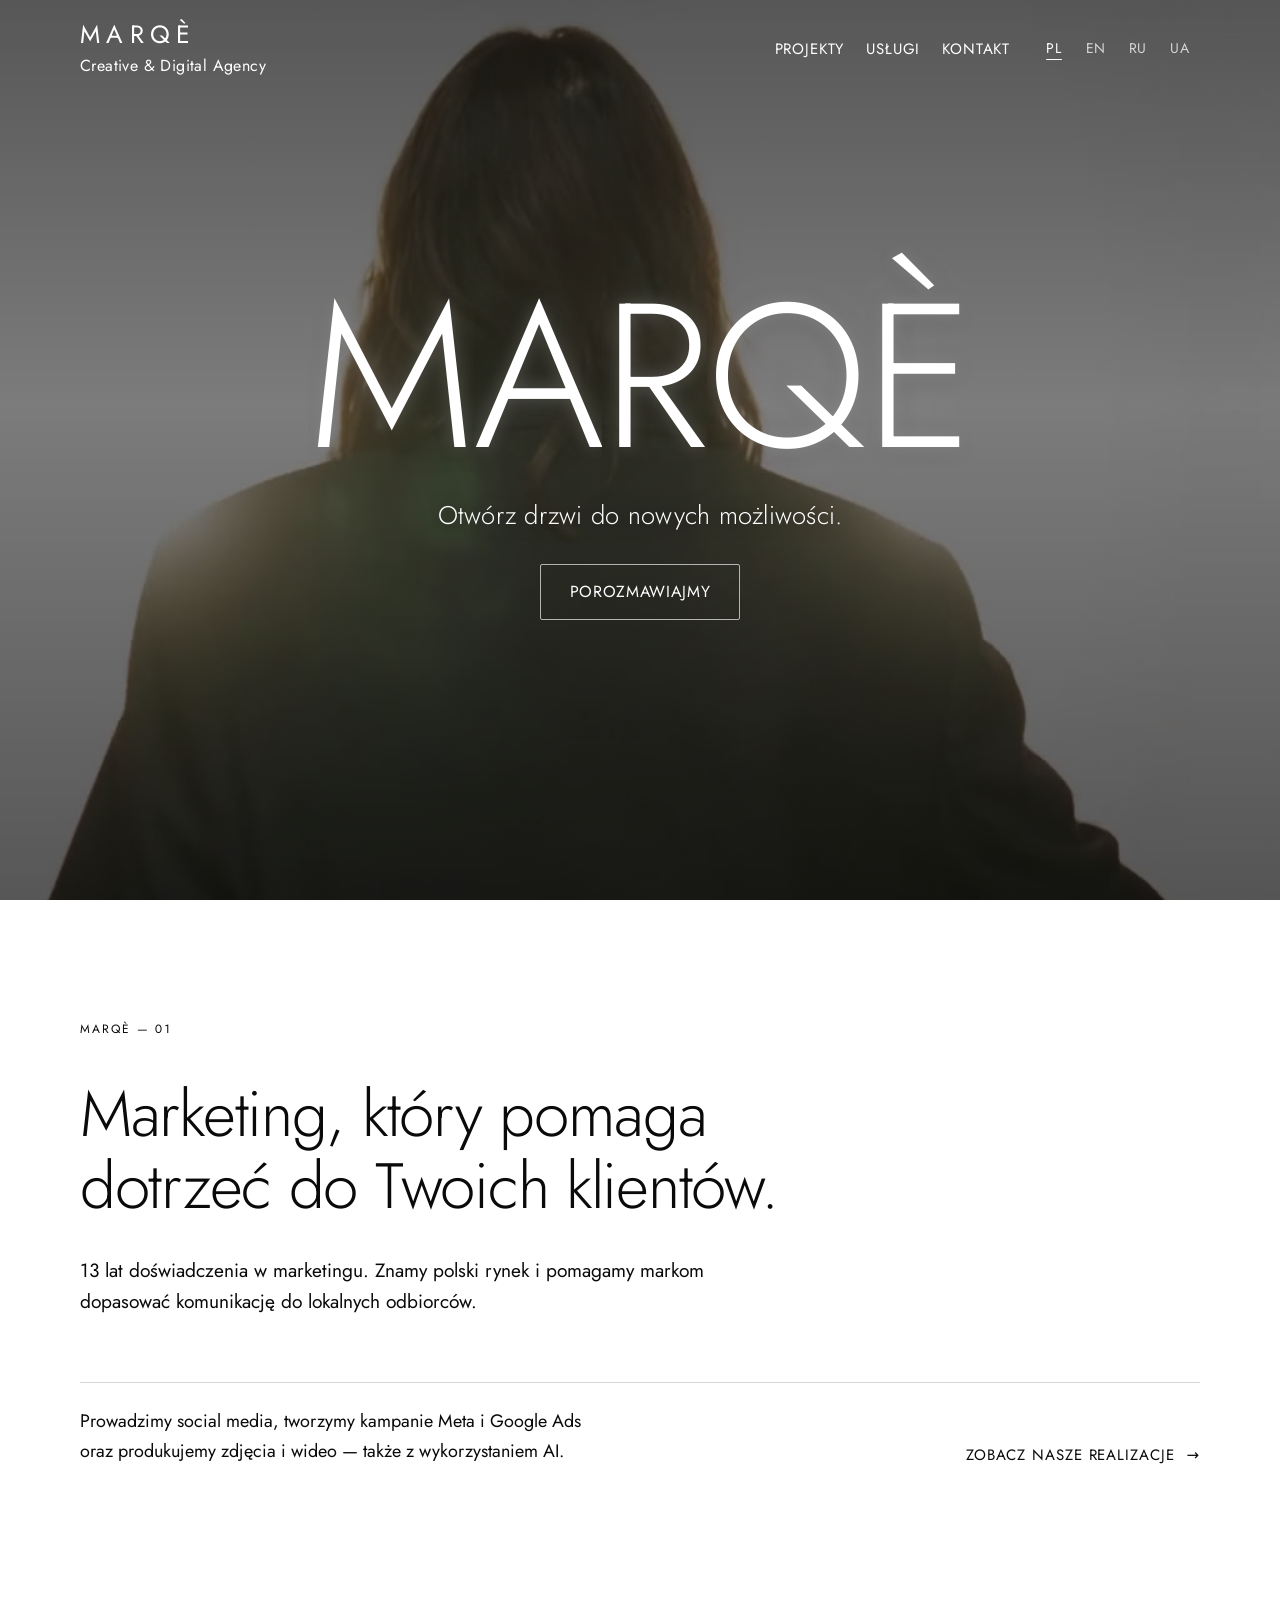
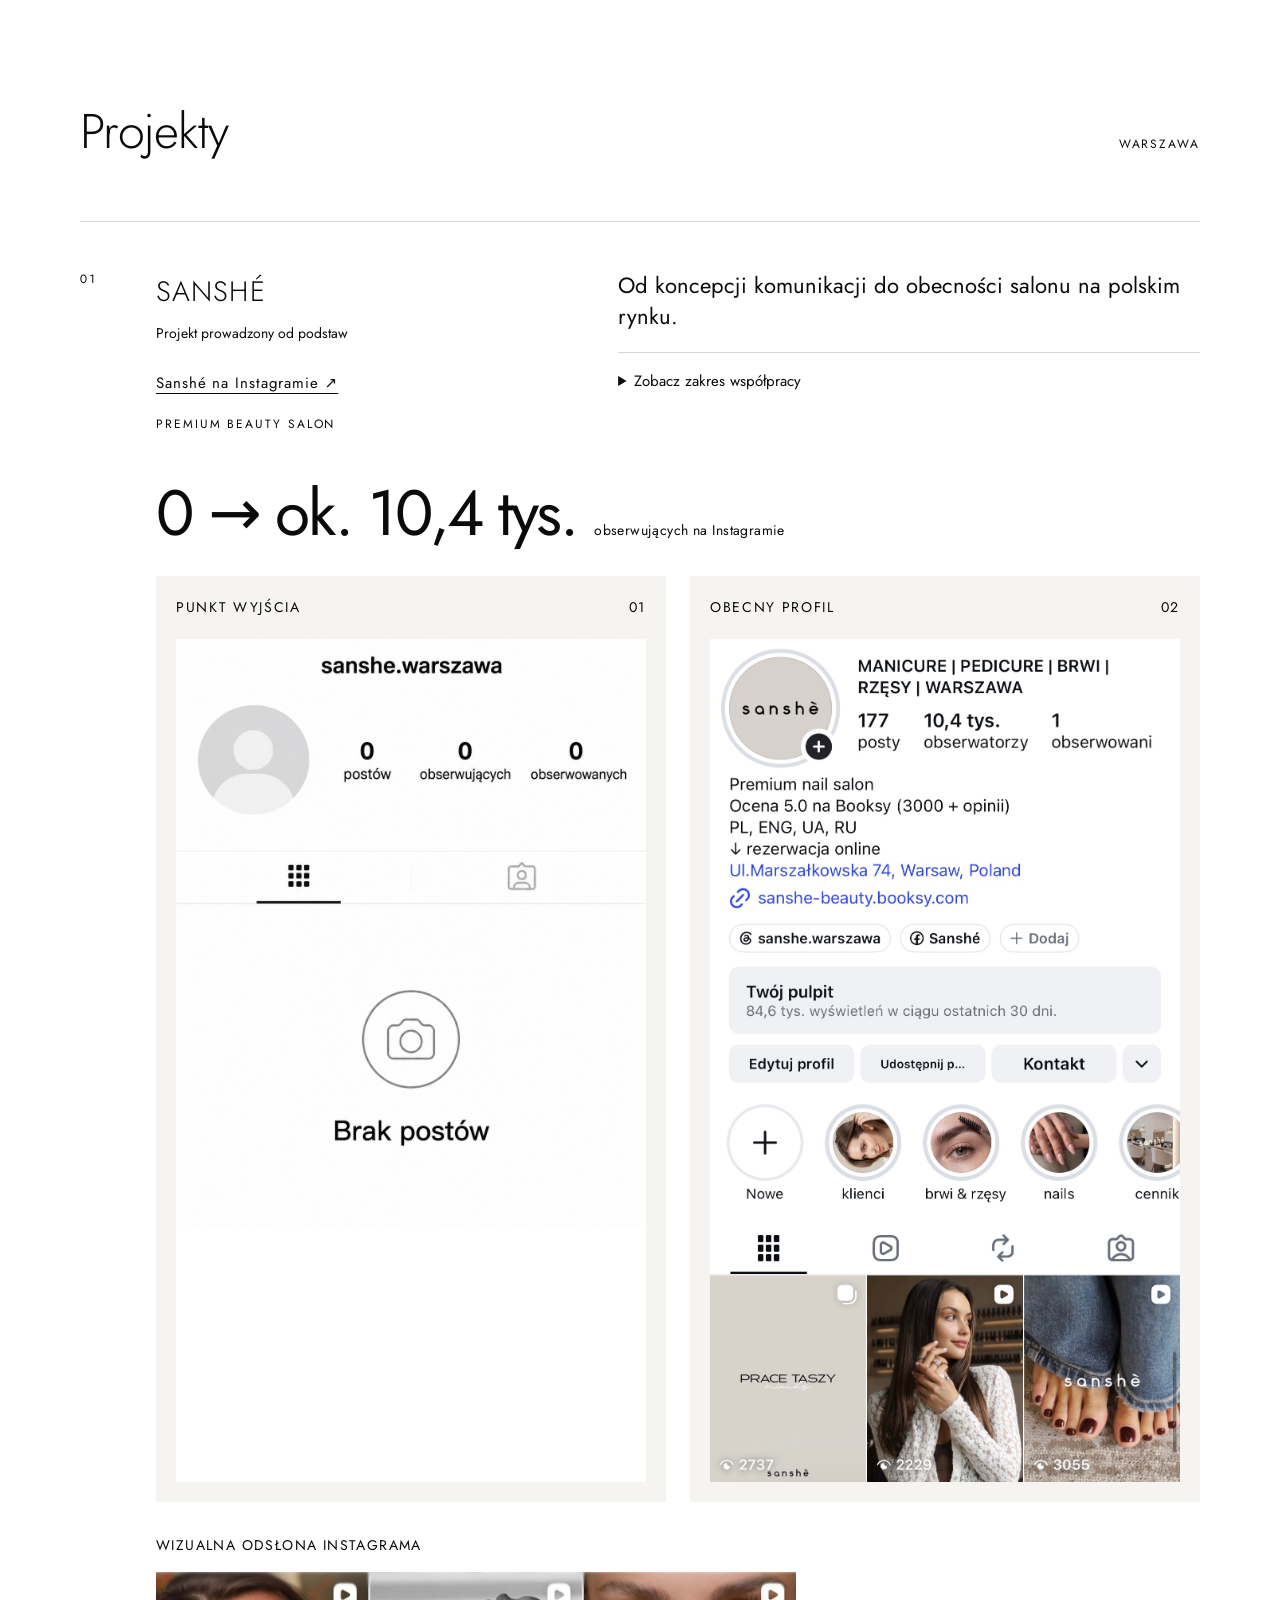
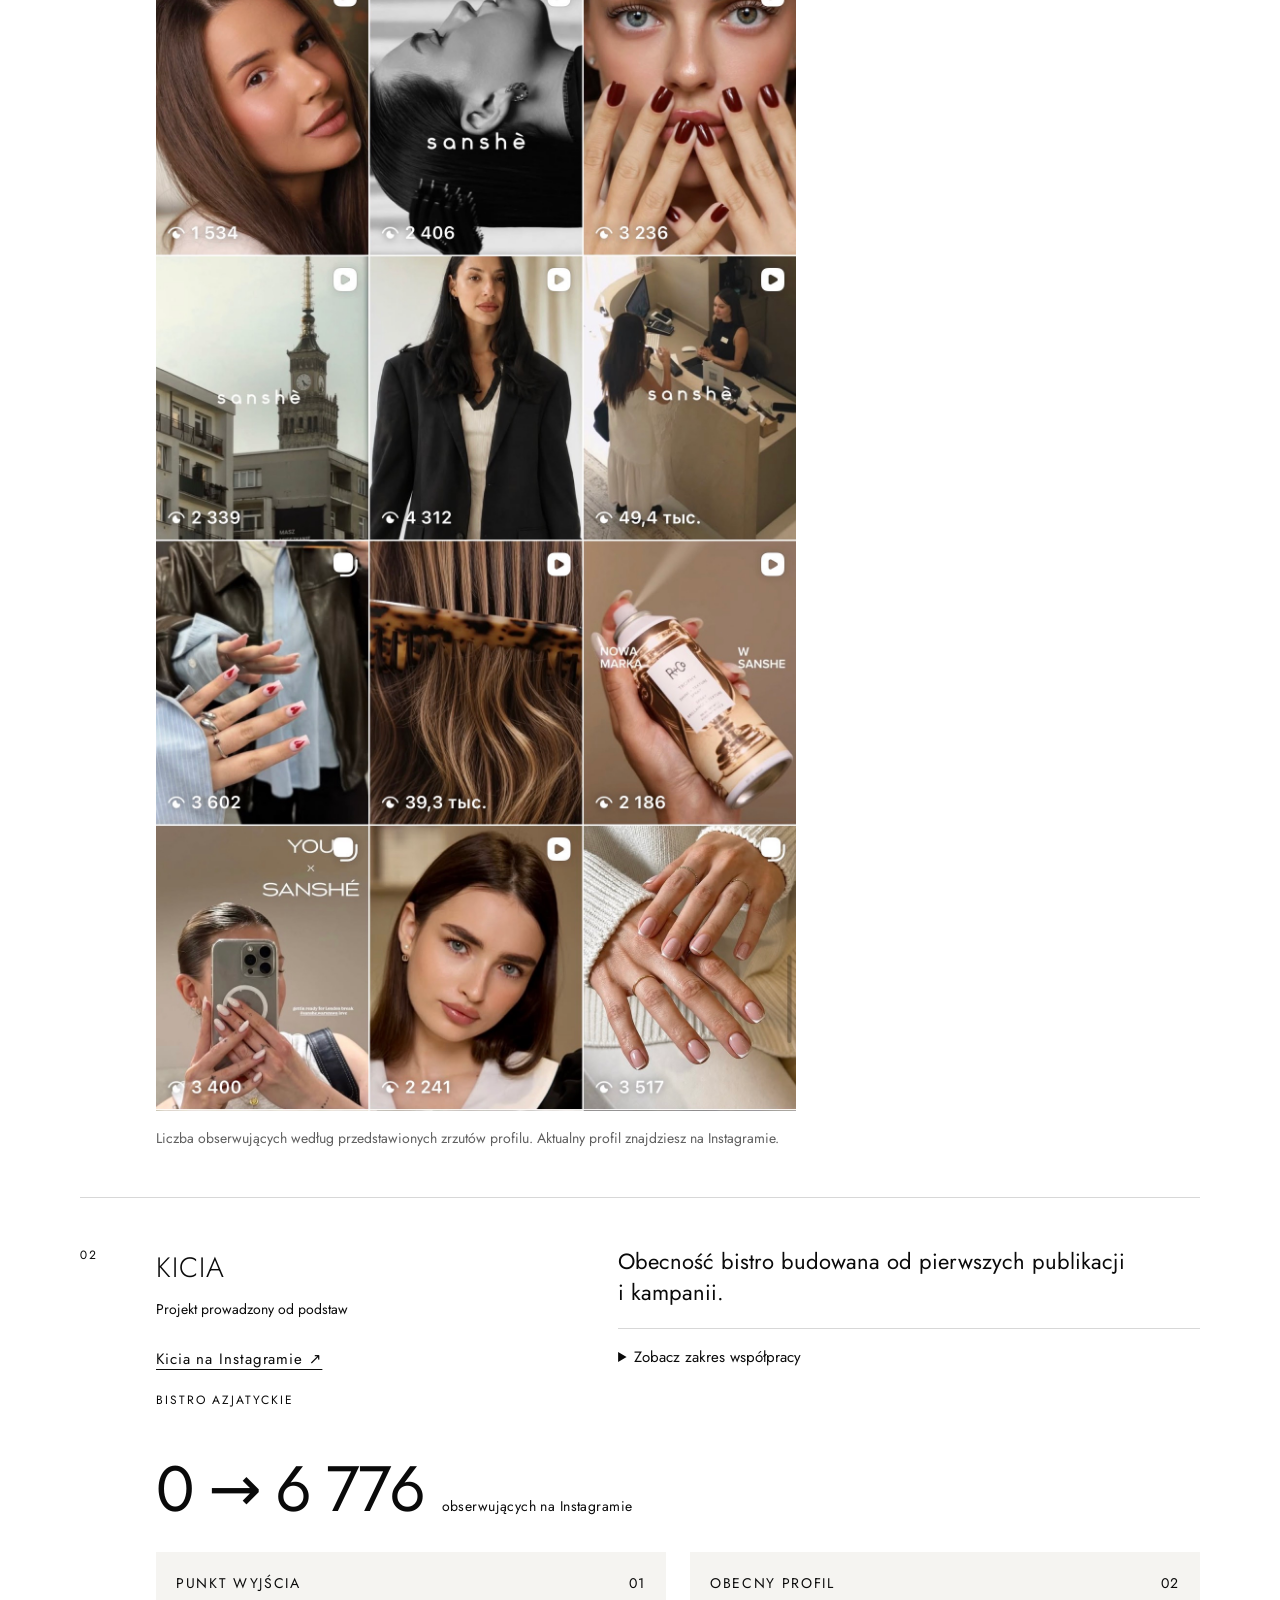
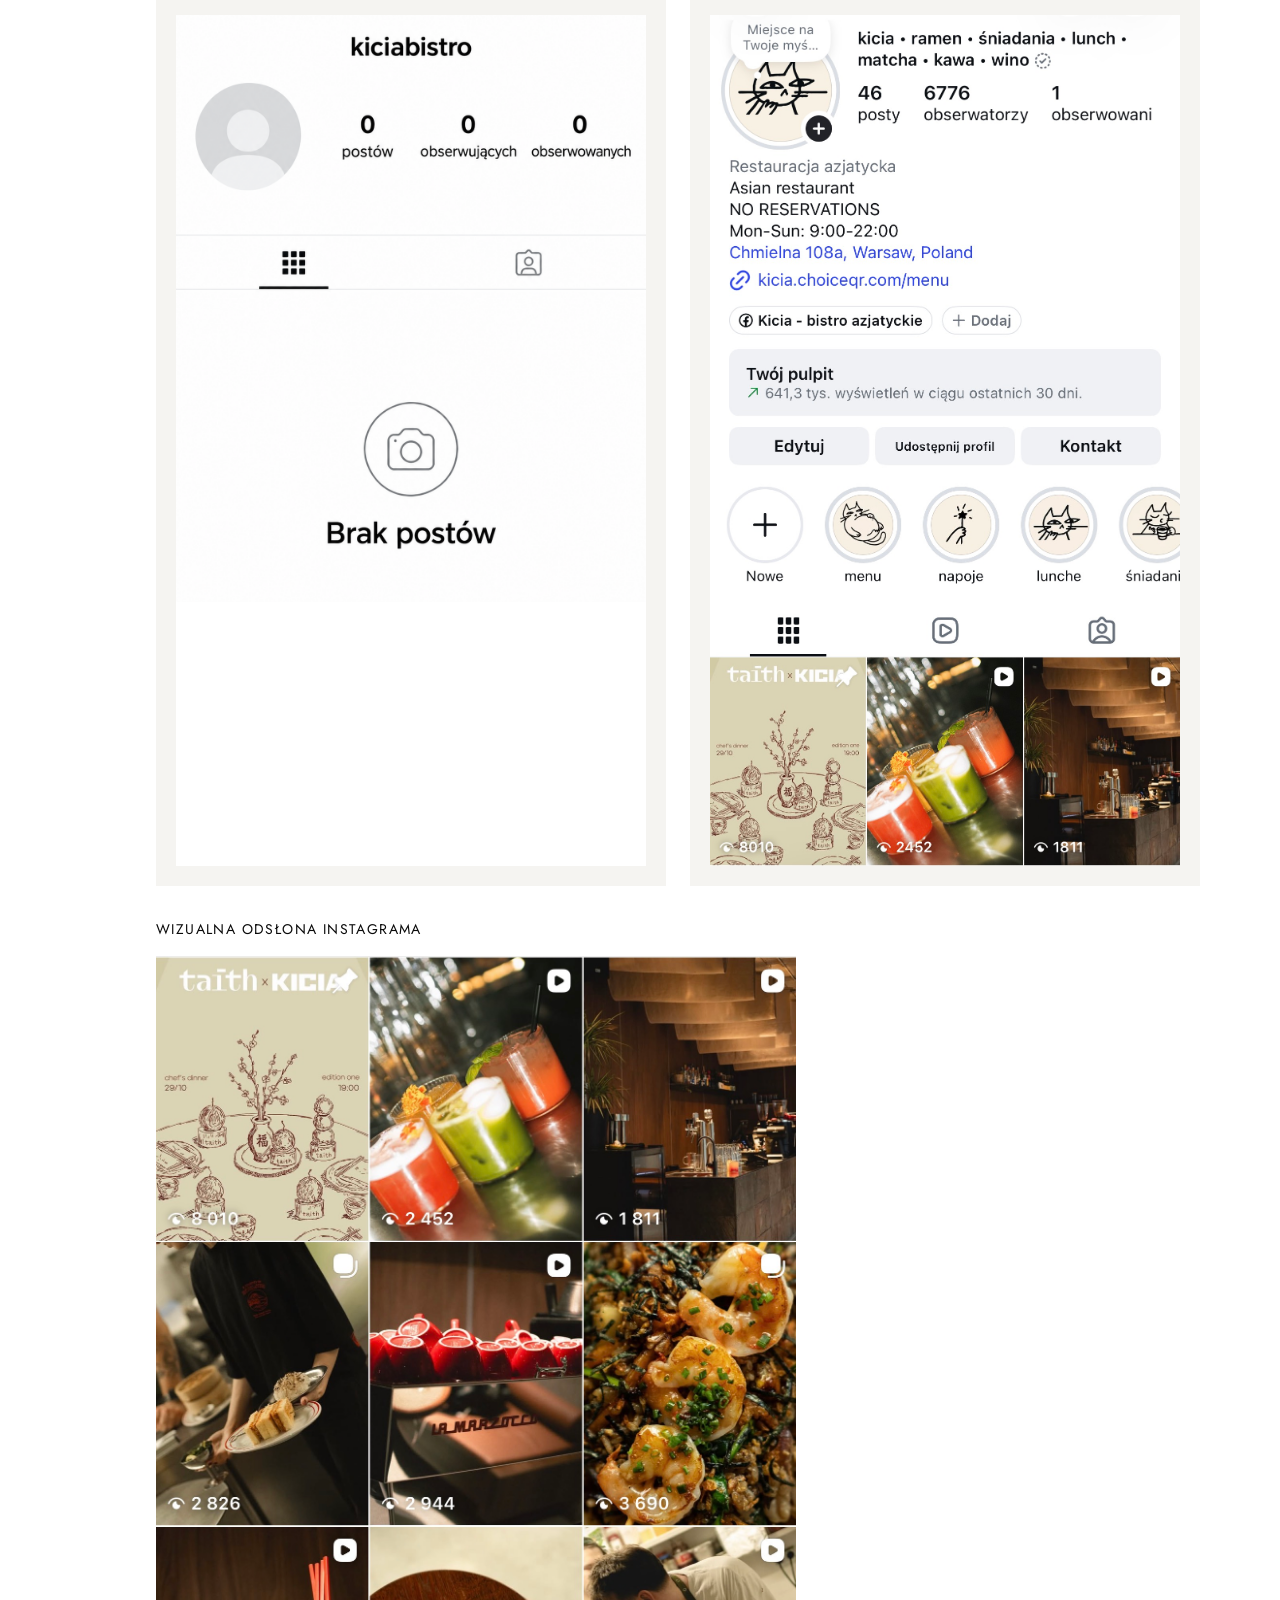
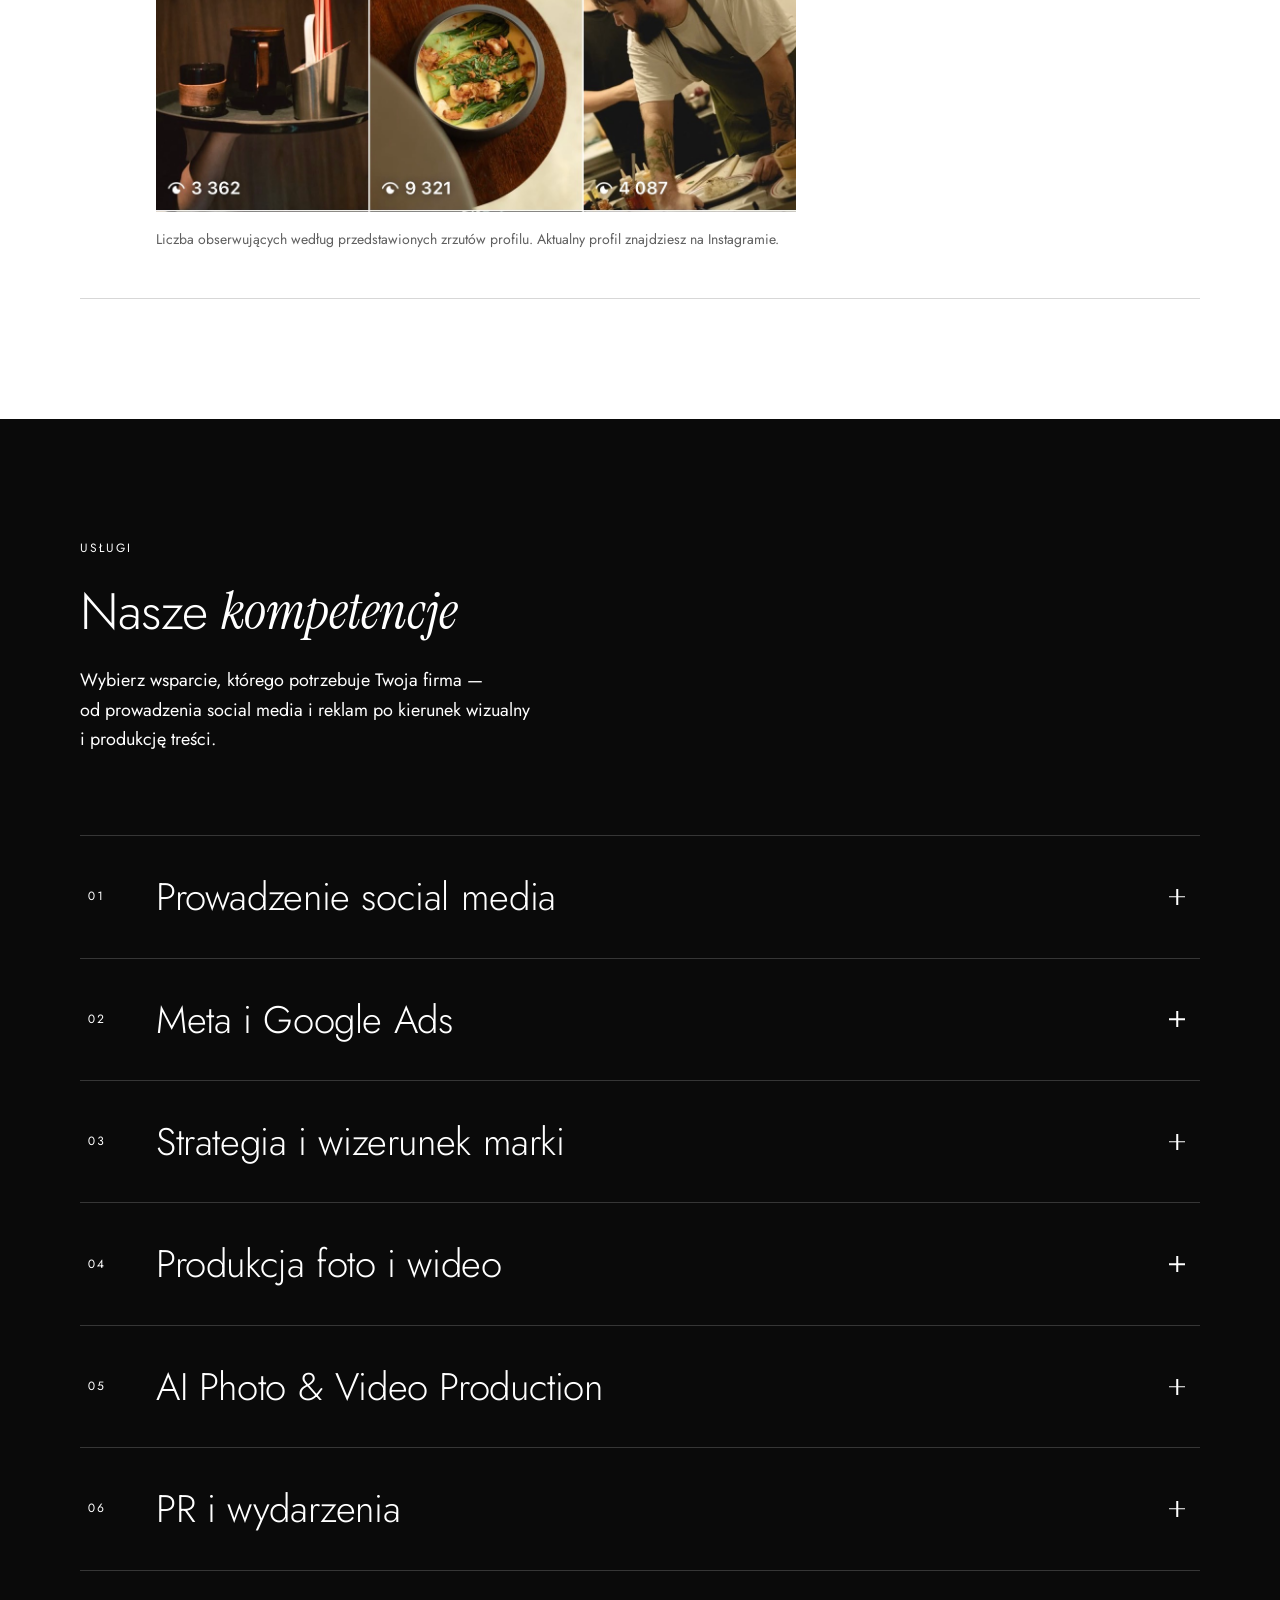
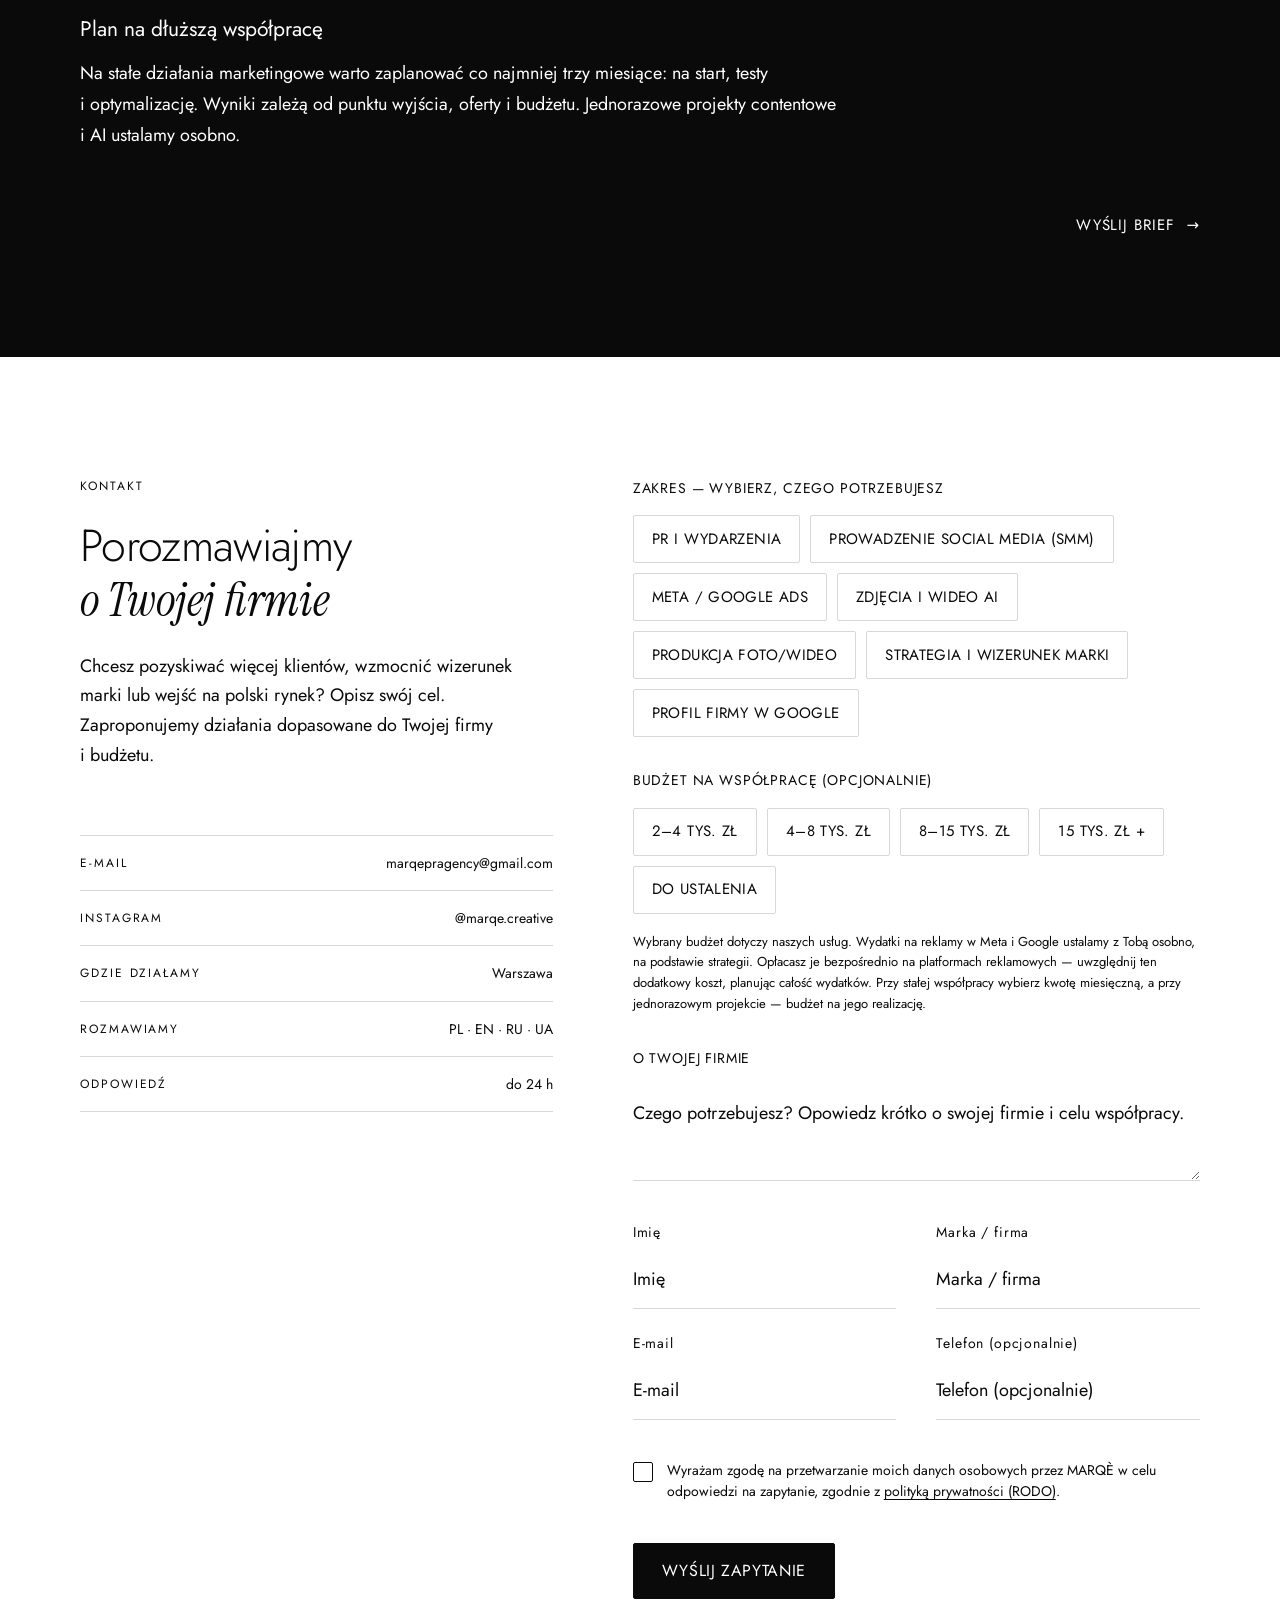
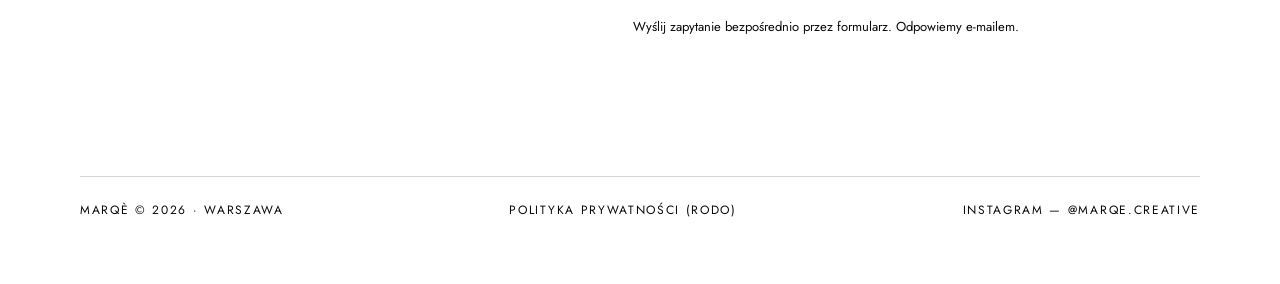
<file: compare-loop.html>
<!DOCTYPE html>
<html lang="pl">
<head>
<meta name="robots" content="noindex">
<meta name="marqe-revision" content="synced-20261013">
<meta charset="UTF-8">
<meta name="viewport" content="width=device-width, initial-scale=1">
<title>MARQÈ — Digital Agency · Warszawa</title>
<meta name="description" content="MARQÈ — Creative &amp; Digital Agency. Warszawa. Social media, Meta i Google Ads, strategia marki oraz produkcja foto i wideo, także z AI.">
<link rel="preconnect" href="https://fonts.googleapis.com">
<link rel="preconnect" href="https://fonts.gstatic.com" crossorigin>
<link href="https://fonts.googleapis.com/css2?family=Jost:wght@300;400;500&family=Manrope:wght@300;400;500&family=Cormorant+Garamond:ital,wght@1,300;1,400&family=Instrument+Serif:ital@0;1&display=swap" rel="stylesheet">
<style>
:root{
  --black:#0A0A0A;
  --white:#FFFFFF;
  --grey:#0A0A0A;
  --grey-inv:#FFFFFF;
  --line:rgba(10,10,10,.16);
  --line-inv:rgba(255,255,255,.18);
  --pad:120px;
  --s2:16px; --s3:24px; --s4:40px; --s5:64px; --s6:96px; --s7:140px;
  --fs-h1:16vw;
  --fs-h2:clamp(38px,4.6vw,64px);
  --fs-body:17px;
  --r:2px;
  --ease:cubic-bezier(.22,1,.36,1);
  --serif:'Instrument Serif',Georgia,serif;
}
*{margin:0;padding:0;box-sizing:border-box}
html{scroll-behavior:auto}
@media(pointer:coarse){html{scroll-behavior:smooth}}
body{
  font-family:'Jost',system-ui,sans-serif;
  font-weight:400;
  background:var(--white);
  color:var(--black);
  font-size:var(--fs-body);
  line-height:1.6;
  -webkit-font-smoothing:antialiased;
}
a{color:inherit;text-decoration:none}
button{font:inherit;background:none;border:0;cursor:pointer;color:inherit}
::selection{background:var(--black);color:var(--white)}
:focus-visible{outline:2px solid currentColor;outline-offset:3px}
.micro{font-size:12px;letter-spacing:.16em;text-transform:uppercase;font-weight:400}
em.sx{font-family:var(--serif);font-style:italic;font-weight:400;letter-spacing:0;text-transform:none}

/* ---------- preloader ---------- */
.loader{position:fixed;inset:0;background:var(--black);color:var(--white);z-index:300;display:none;align-items:flex-end;justify-content:space-between;padding:40px 48px;transition:clip-path .9s var(--ease)}
html.js .loader{display:flex}
.loader.done{clip-path:inset(0 0 100% 0)}
.loader .lw{font-weight:400;letter-spacing:.28em;font-size:13px;text-transform:uppercase}
.loader .count{font-size:clamp(60px,9vw,120px);font-weight:300;line-height:1;font-variant-numeric:tabular-nums}

/* ---------- nav ---------- */
.nav{position:fixed;top:0;left:0;right:0;z-index:120;display:flex;justify-content:space-between;align-items:center;padding:26px var(--pad);mix-blend-mode:difference;color:#fff}
.nav .logo{font-weight:500;letter-spacing:.3em;font-size:15px}
.nav .right{display:flex;align-items:center;gap:var(--s4)}
.nav ul{display:flex;gap:var(--s4);list-style:none}
.nav a,.nav .lng button{font-size:13px;letter-spacing:.16em;text-transform:uppercase;font-weight:400;position:relative}
.nav ul a::after{content:"";position:absolute;left:0;bottom:-4px;width:100%;height:1px;background:#fff;transform:scaleX(0);transform-origin:right;transition:transform .5s var(--ease)}
.nav ul a:hover::after{transform:scaleX(1);transform-origin:left}
.nav .lng{display:flex;gap:10px;align-items:center}
.nav .lng button{opacity:.55;text-decoration:none;transition:opacity .3s}
.nav .lng button.on{opacity:1}
.nav .lng .sep{opacity:.35}
.burger{display:none;width:40px;height:40px;position:relative;z-index:130}
.burger span{position:absolute;left:8px;right:8px;height:1.5px;background:#fff;transition:transform .45s var(--ease),top .45s var(--ease),opacity .3s}
.burger span:nth-child(1){top:15px}
.burger span:nth-child(2){top:24px}
html.menu-open .burger span:nth-child(1){top:19.5px;transform:rotate(45deg)}
html.menu-open .burger span:nth-child(2){top:19.5px;transform:rotate(-45deg)}
.m-menu{position:fixed;inset:0;background:var(--black);color:var(--white);z-index:110;display:flex;flex-direction:column;justify-content:center;padding:0 var(--pad);opacity:0;pointer-events:none;transition:opacity .45s var(--ease)}
html.menu-open .m-menu{opacity:1;pointer-events:auto}
.m-menu a{font-size:clamp(34px,9vw,54px);font-weight:300;text-transform:uppercase;letter-spacing:.02em;padding:14px 0;border-bottom:1px solid var(--line-inv);opacity:0;transform:translateY(22px);transition:opacity .5s var(--ease),transform .5s var(--ease)}
html.menu-open .m-menu a{opacity:1;transform:none}
.m-menu .m-lng{margin-top:var(--s4);display:flex;gap:16px}
.m-menu .m-lng button{font-size:14px;letter-spacing:.2em;text-transform:uppercase;opacity:.55}
.m-menu .m-lng button.on{opacity:1}

/* ---------- buttons: print rectangle + dual-label ---------- */
.btn{display:inline-block;padding:16px 34px;border:1px solid var(--black);border-radius:var(--r);font-size:12px;letter-spacing:.18em;text-transform:uppercase;font-weight:400;transition:background .5s var(--ease),color .5s var(--ease),border-color .5s var(--ease)}
.btn .tx{display:block;position:relative;overflow:hidden}
.btn .l{display:block;transition:transform .55s var(--ease)}
.btn .l2{position:absolute;top:100%;left:0;width:100%;text-align:center}
.btn:hover .l{transform:translateY(-100%)}
.btn.solid{background:var(--black);color:var(--white)}
.btn.solid:hover{background:transparent;color:var(--black)}
.btn.ghost:hover{background:var(--black);color:var(--white)}
/* inline arrow link */
.linkline{display:inline-flex;align-items:baseline;gap:12px;font-size:14px;letter-spacing:.18em;text-transform:uppercase;font-weight:400;position:relative}
.linkline::after{content:"";position:absolute;left:0;bottom:-5px;height:1px;width:100%;background:currentColor;transform:scaleX(0);transform-origin:left;transition:transform .55s var(--ease)}
.linkline:hover::after{transform:scaleX(1)}
.linkline .ar{transition:transform .45s var(--ease)}
.linkline:hover .ar{transform:translateX(8px)}

/* ============ HERO — scroll-scrub ============ */
#scroll-container{position:relative;height:calc(var(--vh,100vh)*3)}
.hero{position:sticky;top:0;height:var(--vh,100vh);overflow:hidden;background:var(--black);color:var(--white);z-index:1}
.hero::after{content:"";position:absolute;inset:0;background:linear-gradient(to bottom,rgba(0,0,0,.12) 0%,rgba(0,0,0,0) 40%,rgba(0,0,0,.55) 100%);pointer-events:none;z-index:1}
.hero-media{position:absolute;inset:0}
.hero-media video,.hero-media img{position:absolute;inset:0;width:100%;height:100%;object-fit:cover;display:block}
.hero-inner{position:relative;z-index:2;height:100%;display:flex;flex-direction:column;align-items:center;justify-content:center;text-align:center;padding:0 var(--pad);will-change:transform,opacity}
.hero h1{font-size:var(--fs-h1);font-weight:300;line-height:.94;letter-spacing:-.01em;text-transform:uppercase;display:flex;justify-content:center;user-select:none;text-shadow:0 2px 30px rgba(0,0,0,.45)}
.hero h1 .chm{display:inline-block;overflow:hidden;padding-top:.22em;margin-top:-.22em}
.hero h1 .ch{display:inline-block;transform:translateY(-118%);opacity:0;filter:blur(5px);transition:transform .9s cubic-bezier(.16,1,.3,1),opacity .55s ease,filter .7s ease}
html:not(.js) .hero h1 .ch{transform:none;opacity:1;filter:none}
.hero.in h1 .ch{transform:translateY(0);opacity:1;filter:blur(0)}
.hero .meta{margin-top:var(--s3);display:flex;flex-direction:column;gap:6px;letter-spacing:.3em;font-size:13px;text-transform:uppercase;color:#fff;text-shadow:0 1px 16px rgba(0,0,0,.5)}
.hero .cta{margin-top:var(--s4)}
.hero .cta .btn{border-color:rgba(255,255,255,.65);background:transparent;color:var(--white)}
.hero .cta .btn:hover,.hero .cta .btn:focus-visible,.hero .cta .btn:active{background:transparent;color:var(--white);border-color:#fff}
.scroll-cue{position:absolute;left:50%;bottom:52px;transform:translateX(-50%);width:1px;height:44px;overflow:hidden;z-index:2}
.scroll-cue::before{content:"";position:absolute;left:0;top:-100%;width:1px;height:100%;background:rgba(255,255,255,.7);animation:cue 1.8s var(--ease) infinite}
@keyframes cue{to{top:100%}}
#hero-overlay{position:absolute;inset:0;z-index:3;display:flex;flex-direction:column;align-items:center;justify-content:center;text-align:center;padding:0 var(--pad);opacity:0;pointer-events:none;will-change:transform,opacity}
#hero-overlay .o-label{font-size:12px;letter-spacing:.28em;text-transform:uppercase;color:#fff;margin-bottom:var(--s3)}
#hero-overlay .o-title{font-size:clamp(34px,5.4vw,82px);font-weight:300;line-height:1.12;letter-spacing:-.01em;text-shadow:0 2px 30px rgba(0,0,0,.5)}
#hero-overlay .o-title em.sx{font-size:1.04em}

/* section 2 — manifest, asymmetric */
#section-2{position:sticky;top:0;height:var(--vh,100vh);z-index:20;will-change:transform;background:var(--white);color:var(--black);border-radius:24px 24px 0 0;box-shadow:0 -32px 80px rgba(0,0,0,.35);overflow:hidden;transform:translateY(101%)}
.s2-inner{height:100%;display:flex;flex-direction:column;justify-content:center;padding:0 var(--pad);max-width:1600px}
.s2-idx{font-size:12px;letter-spacing:.16em;text-transform:uppercase;color:var(--grey);margin-bottom:var(--s4);font-variant-numeric:tabular-nums}
.s2-title{font-size:clamp(40px,6vw,96px);font-weight:300;line-height:1.06;letter-spacing:-.02em;max-width:14ch}
.s2-title em.sx{font-size:1.05em}
.s2-bottom{display:flex;justify-content:space-between;align-items:flex-end;gap:var(--s4);margin-top:var(--s5);border-top:1px solid var(--line);padding-top:var(--s3)}
.s2-note{color:var(--grey);max-width:46ch;font-size:16px;line-height:1.7}

/* ---------- sections shared ---------- */
section{padding:var(--s7) var(--pad)}
.sec-head{display:flex;align-items:baseline;justify-content:space-between;margin-bottom:var(--s5)}
.sec-head h2{font-size:var(--fs-h2);font-weight:300;letter-spacing:-.015em;line-height:1.05}
.sec-head .tag{color:var(--grey)}
.rv{opacity:0;transform:translateY(40px);transition:opacity .9s var(--ease),transform .9s var(--ease)}
html:not(.js) .rv{opacity:1;transform:none}
.rv.in{opacity:1;transform:none}

/* ---------- projekty ---------- */
#work{position:relative;padding-top:var(--s7)}
.work-list{border-top:1px solid var(--line)}
.work-row{display:grid;grid-template-columns:70px 1fr 1.1fr 40px;align-items:center;gap:var(--s3);padding:44px 8px;border-bottom:1px solid var(--line)}
.work-row .idx{font-size:12px;letter-spacing:.14em;color:var(--grey);font-variant-numeric:tabular-nums}
.work-row .nm{display:flex;flex-direction:column;gap:8px}
.work-row .name{font-size:clamp(30px,3.4vw,50px);font-weight:300;letter-spacing:.04em;text-transform:uppercase;transition:transform .5s var(--ease)}
.work-row:hover .name{transform:translateX(16px)}
.work-row .type{font-size:12px;letter-spacing:.16em;text-transform:uppercase;color:var(--grey)}
.work-row .tags{font-size:13px;letter-spacing:.08em;text-transform:uppercase;color:var(--grey);line-height:1.9}
.work-row .tags .more{color:var(--black);font-weight:400;white-space:nowrap}
.work-row .arrow{font-size:22px;transform:translateX(-10px);opacity:0;transition:transform .5s var(--ease),opacity .5s var(--ease)}
.work-row:hover .arrow{transform:none;opacity:1}
.preview{position:fixed;width:270px;aspect-ratio:4/5;z-index:90;pointer-events:none;opacity:0;transform:scale(.94);transition:opacity .4s var(--ease),transform .4s var(--ease);overflow:hidden;background:var(--black);border-radius:var(--r)}
.preview.on{opacity:1;transform:scale(1)}
.preview img{width:100%;height:100%;object-fit:cover;display:block}
.preview .ph{position:absolute;inset:0;display:flex;flex-direction:column;align-items:center;justify-content:center;gap:10px;color:var(--white)}
.preview .ph .t{letter-spacing:.28em;text-transform:uppercase;font-size:14px}
.preview .ph .spec{font-size:11px;letter-spacing:.16em;text-transform:uppercase;color:#fff}
.preview .frame{position:absolute;inset:12px;border:1px solid rgba(255,255,255,.28)}
.thumb{display:none}
@media(max-width:1024px){
  .preview{display:none}
  .thumb{display:block;aspect-ratio:4/5;max-width:240px;background:var(--black);position:relative;margin-bottom:var(--s2);overflow:hidden;border-radius:var(--r)}
  .thumb img{width:100%;height:100%;object-fit:cover;display:block}
  .thumb .ph{position:absolute;inset:0;display:flex;align-items:center;justify-content:center;color:#fff;font-size:12px;letter-spacing:.2em;text-transform:uppercase}
}

/* ---------- kompetencje ---------- */
.services{background:var(--black);color:var(--white);overflow:hidden}
.wwd-wrap{position:relative;margin-bottom:var(--s6)}
.svc-label{color:var(--white);margin-bottom:var(--s3);display:block}
.svc-h{font-size:clamp(46px,7.2vw,118px);font-weight:300;line-height:1.02;letter-spacing:-.02em}
.svc-h em.sx{font-size:1.04em}
.wwd-note{max-width:46ch;color:var(--white);margin-top:var(--s3);font-size:16px;line-height:1.7}
.acc{border-top:1px solid var(--line-inv)}
.acc-item{border-bottom:1px solid var(--line-inv)}
.acc-head{display:flex;align-items:center;gap:var(--s3);width:100%;text-align:left;padding:30px 8px;color:inherit}
.acc-head .a-idx{font-size:12px;letter-spacing:.14em;color:var(--grey-inv);font-variant-numeric:tabular-nums;width:44px;flex-shrink:0}
.acc-head .a-name{font-size:clamp(26px,3vw,44px);font-weight:300;letter-spacing:-.01em;transition:transform .5s var(--ease);flex:1}
.acc-head:hover .a-name{transform:translateX(12px)}
.a-plus{width:30px;height:30px;position:relative;flex-shrink:0}
.a-plus::before,.a-plus::after{content:"";position:absolute;background:#fff;transition:transform .5s var(--ease)}
.a-plus::before{left:50%;top:7px;bottom:7px;width:1.5px;transform:translateX(-50%)}
.a-plus::after{top:50%;left:7px;right:7px;height:1.5px;transform:translateY(-50%)}
.acc-item.open .a-plus::before{transform:translateX(-50%) rotate(90deg)}
.acc-item.open .a-plus{transform:rotate(45deg)}
.a-plus{transition:transform .5s var(--ease)}
.acc-body{display:grid;grid-template-rows:0fr;transition:grid-template-rows .65s var(--ease)}
.acc-item.open .acc-body{grid-template-rows:1fr}
.acc-clip{overflow:hidden;min-height:0}
.acc-in{padding:6px 8px 44px 44px;display:flex;flex-direction:column;gap:24px;max-width:820px;margin-left:auto}
.a-it{display:grid;grid-template-columns:26px 1fr;gap:14px;align-items:start;opacity:0;transform:translateY(14px);transition:opacity .5s var(--ease),transform .5s var(--ease)}
.acc-item.open .a-it{opacity:1;transform:none}
.a-arrow{color:#fff;line-height:1.6}
.a-t{font-weight:400;font-size:18px}
.a-d{color:var(--grey-inv);font-size:15px;line-height:1.7;margin-top:4px;max-width:60ch}
.svc-cta{display:flex;justify-content:flex-end;margin-top:var(--s5)}

/* ---------- kontakt + brief ---------- */
.contact{padding-bottom:var(--s5)}
.contact-grid{display:grid;grid-template-columns:1fr 1.2fr;gap:var(--s6)}
.contact .lead{color:var(--grey);margin-bottom:var(--s3)}
.contact h2{font-size:clamp(36px,4vw,58px);font-weight:300;line-height:1.12;letter-spacing:-.015em;max-width:17ch}
.contact h2 em.sx{font-size:1.04em}
.contact .c-note{margin-top:var(--s3);color:var(--grey);max-width:40ch;font-size:16px;line-height:1.7}
.c-details{margin-top:var(--s5);border-top:1px solid var(--line)}
.c-row{display:flex;justify-content:space-between;gap:var(--s3);padding:16px 0;border-bottom:1px solid var(--line);font-size:14px}
.c-row .k{letter-spacing:.16em;text-transform:uppercase;font-size:12px;color:var(--grey);padding-top:2px}
.c-row a:hover{opacity:.6}
.f-block{margin-bottom:var(--s5)}
.f-label{display:block;margin-bottom:var(--s2);color:var(--grey)}
.chips{display:flex;flex-wrap:wrap;gap:10px}
.chip{padding:11px 18px;border:1px solid var(--line);border-radius:var(--r);font-size:12px;letter-spacing:.12em;text-transform:uppercase;transition:background .35s var(--ease),color .35s var(--ease),border-color .35s var(--ease)}
.chip:hover{border-color:var(--black)}
.chip.on{background:var(--black);color:var(--white);border-color:var(--black)}
.f-input{width:100%;border:0;border-bottom:1px solid var(--line);background:transparent;padding:14px 0;font:inherit;color:var(--black);border-radius:0;transition:border-color .3s}
.f-input:focus{outline:none;border-color:var(--black)}
.f-input::placeholder{color:var(--grey)}
textarea.f-input{resize:none;min-height:96px}
.f-two{display:grid;grid-template-columns:1fr 1fr;gap:var(--s4)}
.consent{display:flex;gap:14px;align-items:flex-start;margin:var(--s4) 0;color:var(--grey);font-size:14px;line-height:1.55;cursor:pointer}
.consent .box{flex-shrink:0;width:20px;height:20px;border:1px solid var(--black);border-radius:var(--r);margin-top:2px;position:relative;transition:background .3s}
.consent.on .box{background:var(--black)}
.consent.on .box::after{content:"";position:absolute;inset:0;background:linear-gradient(45deg,transparent 44%,#fff 46%,#fff 54%,transparent 56%) no-repeat}
.consent a{text-decoration:underline;text-underline-offset:3px}
.f-err{color:var(--black);font-size:14px;margin-top:var(--s2);min-height:22px;border-left:2px solid var(--black);padding-left:12px;display:none}
.f-err.show{display:block}
.btn.submit{background:var(--black);color:var(--white);border-color:var(--black)}
.btn.submit:hover{background:transparent;color:var(--black)}
.f-sent{display:none;margin-top:var(--s2);color:var(--grey)}
.f-sent.show{display:block}
.foot{margin-top:var(--s7);border-top:1px solid var(--line);padding-top:var(--s3);display:flex;justify-content:space-between;gap:var(--s3);font-size:12px;letter-spacing:.14em;text-transform:uppercase;color:var(--grey);flex-wrap:wrap}
.foot a:hover{color:var(--black)}

/* ---------- cookie bar (compact) ---------- */
.cookies{position:fixed;left:0;right:0;bottom:0;z-index:150;background:var(--black);color:var(--white);padding:14px var(--pad);display:none;gap:var(--s3);align-items:center;justify-content:space-between;flex-wrap:wrap}
.cookies.show{display:flex}
.cookies p{font-size:13px;line-height:1.55;color:var(--grey-inv);max-width:60ch}
.cookies p a{text-decoration:underline;text-underline-offset:3px;color:#fff}
.cookies .cbtns{display:flex;gap:22px;align-items:center}
.cookies .cbtn{font-size:12px;letter-spacing:.16em;text-transform:uppercase;border-bottom:1px solid rgba(255,255,255,.5);padding-bottom:2px;transition:border-color .3s,opacity .3s}
.cookies .cbtn:hover{border-color:#fff}
.cookies .cbtn.primary{border:1px solid #fff;border-radius:var(--r);padding:9px 16px}
.cookies .cbtn.primary:hover{background:#fff;color:var(--black)}

/* ---------- fallbacks ---------- */
html:not(.js) #scroll-container,html.no-scrub #scroll-container{height:auto}
html:not(.js) .hero,html.no-scrub .hero{position:relative;height:100vh}
html:not(.js) #section-2,html.no-scrub #section-2{position:relative;height:auto;min-height:60vh;transform:none!important;border-radius:0;box-shadow:none;padding:var(--s7) 0}
html:not(.js) #hero-overlay,html.no-scrub #hero-overlay{display:none}
html:not(.js) .s2-inner,html.no-scrub .s2-inner{height:auto}
html:not(.js) .a-it{opacity:1;transform:none}

/* ---------- responsive ---------- */
@media(max-width:1024px){
  :root{--pad:56px;--s7:110px}
  .contact-grid{grid-template-columns:1fr;gap:var(--s5)}
  .work-row{grid-template-columns:52px 1fr 40px;grid-template-areas:"idx thumb thumb" "idx nm arrow" "idx tags tags";align-items:start}
  .work-row .idx{grid-area:idx}
  .work-row .thumb{grid-area:thumb}
  .work-row .nm{grid-area:nm}
  .work-row .tags{grid-area:tags}
  .work-row .arrow{grid-area:arrow;align-self:center}
  .acc-in{margin-left:0;max-width:none;padding-left:44px}
}
@media(max-width:760px){
  .nav .right ul,.nav .right .lng{display:none}
  .burger{display:block}
}
@media(max-width:640px){
  :root{--pad:22px;--fs-h1:19vw;--s7:90px;--s6:64px;--s5:48px}
  .nav{padding:20px 22px}
  .m-menu{padding:0 22px}
  .btn{padding:14px 26px}
  .work-row{grid-template-columns:44px 1fr;grid-template-areas:"idx thumb" "idx nm" "tags tags";gap:12px;padding:32px 4px}
  .work-row .arrow{display:none}
  .work-row:hover .name{transform:none}
  .sec-head{flex-direction:column;gap:10px;align-items:flex-start}
  .acc-head{padding:24px 4px;gap:14px}
  .acc-head .a-idx{width:34px}
  .acc-head:hover .a-name{transform:none}
  .acc-in{padding-left:0}
  .f-two{grid-template-columns:1fr}
  .s2-bottom{flex-direction:column;align-items:flex-start}
  .cookies{padding:14px 22px}
  .loader{padding:24px}
}
@media(prefers-reduced-motion:reduce){
  *,*::before,*::after{animation:none!important;transition:none!important}
  html.js .loader{display:none}
  .hero h1 .ch,.rv,.a-it{transform:none!important;opacity:1!important}
  .wwd .outline{transform:skewX(-8deg)!important}
  .wwd .solid{transform:none!important}
  html{scroll-behavior:auto}
}

/* Usability refinement */
:focus-visible{outline:2px solid currentColor;outline-offset:5px}
.chip,.cbtn,.lng button,.m-lng button{min-height:44px}
.field-label{display:block;font-size:12px;line-height:1.5;margin:0 0 8px}
.field-wrap{min-width:0}
.hero-description{max-width:560px;margin:22px auto 0;text-align:center;font-size:clamp(14px,1.5vw,18px);line-height:1.6;padding:0 24px}
.form-note{font-size:13px;line-height:1.6;margin:18px 0}
.skip-link{position:fixed;top:-100px;left:16px;z-index:99999;background:#fff;color:#111;padding:14px}
.skip-link:focus{top:16px}
@media(max-width:700px){.f-input{font-size:16px}.hero-description{max-width:360px}}

/* Film hero: a downward wordmark reveal synchronized to the door opening. */
.hero .meta,.hero .cta{opacity:0;transform:translateY(10px);transition:opacity .8s ease,transform .8s cubic-bezier(.16,1,.3,1)}
.hero.in .meta,.hero.in .cta,html:not(.js) .hero .meta,html:not(.js) .hero .cta{opacity:1;transform:none}
.hero.in .meta{transition-delay:.35s}
.hero.in .cta{transition-delay:.55s}
@media(prefers-reduced-motion:reduce){.hero h1 .ch{filter:none!important}.hero .meta,.hero .cta{opacity:1;transform:none}}
#scroll-container{height:auto}
.hero{position:relative;height:100svh;min-height:540px}
#section-2{position:relative;height:auto;min-height:65vh;transform:none;border-radius:0;box-shadow:none;padding:var(--s7) 0}
.s2-inner{height:auto}
.hero::after{background:linear-gradient(180deg,rgba(0,0,0,.18),transparent 35%,rgba(0,0,0,.3));transition:background 1s}
.hero.in::after{background:linear-gradient(180deg,rgba(0,0,0,.65),rgba(0,0,0,.5) 45%,rgba(0,0,0,.65))}
.nav.over-film{mix-blend-mode:normal;background:linear-gradient(180deg,rgba(0,0,0,.65),transparent);color:#fff}
.hero-inner{opacity:0;visibility:hidden;transition:opacity .35s ease,visibility .35s}
.hero.in .hero-inner,html:not(.js) .hero-inner{opacity:1;visibility:visible}
.hero .meta{font-size:11px;letter-spacing:.22em;line-height:1.8}
.hero .cta{margin-top:28px}
.film-controls{position:absolute;z-index:4;bottom:28px;right:var(--pad);display:flex;gap:18px;color:#fff}
.film-controls button{min-height:44px;padding:10px 0;font-size:11px;letter-spacing:.1em;text-transform:uppercase;text-shadow:0 1px 8px #000}
.film-controls button:hover{text-decoration:underline;text-underline-offset:5px}
.film-controls [hidden]{display:none}
html:not(.js) .film-controls{display:none}
.scroll-cue{bottom:30px}
@media(max-width:600px){.hero{min-height:500px}.film-controls{bottom:18px;gap:14px}.scroll-cue{left:var(--pad);bottom:28px}.hero .cta .btn{padding:16px 22px;font-size:10px}}
@media(prefers-reduced-motion:reduce){.hero-inner{opacity:1;visibility:visible}.hero::after{background:rgba(0,0,0,.48)}}


/* Preview: permanent agency descriptor, cinematic final message. */
.nav .logo{display:flex;flex-direction:column;align-items:flex-start;gap:7px;text-decoration:none}
.nav .logo .agency-label{font-size:11px;line-height:1.3;letter-spacing:.035em;text-transform:none;font-weight:400}
.hero .meta{margin-top:24px;max-width:620px}
.hero .hero-tagline{font-size:clamp(17px,2vw,26px);line-height:1.45;letter-spacing:.01em;text-transform:none;font-weight:300}
.hero .cta{margin-top:30px}
.hero .cta .btn{min-width:200px}
.s2-title{max-width:20ch;font-size:clamp(34px,5.2vw,74px)}
.intro-second{display:inline-block;font-size:.68em;line-height:1.25;margin-top:20px;max-width:24ch}
@media(max-width:600px){.nav .logo .agency-label{font-size:10px}.hero .meta{max-width:290px}.hero .cta .btn{font-size:11px}.s2-bottom{align-items:flex-start}.linkline{font-size:12px}}

.team-intro{font-size:clamp(20px,2.4vw,32px);line-height:1.5;max-width:900px}.team-grid{display:grid;grid-template-columns:1fr 1fr;gap:48px;margin:48px 0}.team-grid article{border-top:1px solid var(--line);padding-top:24px}.team-grid h3{font-size:32px;font-weight:300;margin-bottom:16px}.team-grid p,.team-location{color:var(--grey);line-height:1.8;max-width:54ch}@media(max-width:700px){.team-grid{grid-template-columns:1fr;gap:28px}.team-section .sec-head{align-items:flex-start;gap:20px;flex-direction:column}.nav ul{gap:24px}}

/* Editorial scale and accessible navigation */
:root{--pad:clamp(24px,6.25vw,120px)}
section[id]{scroll-margin-top:118px}
.nav{mix-blend-mode:normal;background:rgba(255,255,255,.97);color:var(--black);padding-top:20px;padding-bottom:20px;gap:32px;border-bottom:1px solid transparent;transition:background .25s,color .25s}
.nav .logo{display:flex;flex-direction:column;gap:6px;flex-shrink:0;align-items:flex-start}
.nav .logo>span:first-child{font-size:25px;line-height:1.15;letter-spacing:.25em;font-weight:400}
.nav .logo .agency-label{font-size:16px;line-height:1.4;letter-spacing:.025em;text-transform:none;font-weight:400}
.nav .right{gap:28px}.nav ul{gap:26px}
.nav ul a{display:inline-flex;align-items:center;min-height:44px;font-size:11px;letter-spacing:.12em}
.nav ul a::after{background:currentColor;bottom:4px}
.nav .lng button{min-width:36px;opacity:.75}.nav .lng button.on{opacity:1;text-decoration:underline;text-underline-offset:6px}
.nav.over-film{background:linear-gradient(180deg,rgba(0,0,0,.8),rgba(0,0,0,.3) 75%,transparent);color:#fff}
.nav.over-dark,html.menu-open .nav{background:var(--black);color:#fff}
.burger{width:44px;height:44px}.burger span{background:currentColor}
.m-menu{visibility:hidden}.m-menu[aria-hidden="false"]{visibility:visible}
html.menu-open{overflow:hidden}
.team-intro+.team-location{margin-top:28px;max-width:76ch}
.team-grid p{font-size:17px}.team-location{font-size:16px}
.a-d{font-size:16px;color:#dedede}.a-plus{transform:none!important}
.acc-item.open .a-plus::before{transform:translateX(-50%) rotate(90deg)}
.acc-head:focus-visible{outline-offset:-3px}
.work-row .arrow{opacity:1;transform:none}.work-row .tags{letter-spacing:.04em;font-size:12px}
.work-row .case-link{font-size:12px;letter-spacing:.06em;text-transform:none;margin-top:12px;text-decoration:underline;text-underline-offset:5px}
.work-row .thumb:not(:has(img)){display:none}
.preview:not(:has(img)){display:none}
.f-input:focus-visible{outline:2px solid currentColor;outline-offset:5px}
textarea.f-input{resize:vertical}.c-row{flex-wrap:wrap;gap:8px 20px}.c-row a{overflow-wrap:anywhere}
.btn[disabled]{opacity:.55;cursor:wait}.l2{pointer-events:none}
html:not(.js) .acc-body{grid-template-rows:1fr}
@media(min-width:761px) and (max-width:1100px){.nav .right ul,.nav .right .lng{display:none}.burger{display:block}}
@media(max-width:760px){.nav{padding:18px 24px;gap:16px}.nav .logo>span:first-child{font-size:23px}.nav .logo .agency-label{font-size:14px;letter-spacing:.01em}.m-menu{padding:105px 24px 24px;justify-content:flex-start;overflow-y:auto}.m-menu a{font-size:clamp(26px,6vw,38px);padding:10px 0}.m-menu .m-lng{margin-top:20px}.m-menu .m-lng button{min-width:44px;min-height:44px}.sec-head .tag{font-size:11px}.hero{min-height:560px}.team-grid{gap:28px}.s2-bottom{gap:28px}.s2-note{font-size:17px}.work-row{grid-template-columns:30px 1fr 24px;grid-template-areas:"idx nm arrow" ". tags tags";gap:14px}.work-row .arrow{display:block}.work-row .name{font-size:34px}.work-row .tags{font-size:11px}.acc-head .a-name{font-size:27px}.f-block{margin-bottom:36px}}
@media(max-width:360px){.nav .logo .agency-label{font-size:13px}.nav{padding-left:20px;padding-right:20px}.hero .hero-tagline{font-size:18px}}
@media(max-height:550px) and (orientation:landscape){.hero{min-height:480px}.m-menu{padding-top:100px;display:grid;grid-template-columns:1fr 1fr;align-content:start;gap:0 24px}.m-menu a{font-size:22px;padding:8px 0}}

@media(min-width:761px) and (max-width:1024px){.work-row{grid-template-columns:40px 1fr 30px;grid-template-areas:"idx nm arrow" ". tags tags"}}

/* One continuous film surface: no separate header edge. */
.nav{border:0;box-shadow:none}
.nav.over-film{background:transparent}
/* The final shot keeps a restrained camera drift and a soft moving light. */
.hero.in .hero-media video{animation:film-breathe 24s ease-in-out infinite alternate;transform-origin:50% 45%}
.hero-media::after{content:"";position:absolute;inset:-12%;pointer-events:none;opacity:0;background:radial-gradient(ellipse at 70% 30%,rgba(255,255,255,.22),transparent 58%);mix-blend-mode:screen}
.hero.in .hero-media::after{animation:film-light 16s ease-in-out infinite alternate}
.hero.film-paused .hero-media video,.hero.film-paused .hero-media::after{animation-play-state:paused}
@keyframes film-breathe{from{transform:scale(1) translate(0,0)}to{transform:scale(1.035) translate(-.35%,.2%)}}
@keyframes film-light{0%{opacity:0;transform:translate(-3%,1%)}45%{opacity:.35}100%{opacity:.55;transform:translate(3%,-1%)}}
@media(prefers-reduced-motion:reduce){.hero.in .hero-media video,.hero.in .hero-media::after{animation:none!important}.hero-media::after{display:none}}


/* Clip decorative motion without making the hero a focus-scroll container. */
.hero{overflow:clip}
.hero-media{overflow:hidden}

/* A softly illuminated wordmark, visible as the film begins. */
.hero h1{text-shadow:0 0 18px rgba(255,255,255,.24),0 0 48px rgba(255,255,255,.12),0 2px 24px rgba(0,0,0,.35)}



/* Uninterrupted background film: hide on-screen playback controls. */
.film-controls{display:none}

.market-note{font-size:clamp(17px,1.5vw,21px);line-height:1.65;max-width:58ch;margin-top:32px}

.case-origin{font-size:14px;line-height:1.5;letter-spacing:0;text-transform:none}

/* October refinement: readable wrapping, project identities, contact hierarchy. */
section[id]{scroll-margin-top:24px}
.keep-together{white-space:nowrap}
.s2-note{text-wrap:pretty}
.work-row{grid-template-columns:44px minmax(0,.85fr) minmax(0,1.15fr);align-items:start;gap:32px;padding:48px 0}
.project-logo{display:block;height:auto;width:260px;max-width:100%;aspect-ratio:3/2;object-fit:cover;margin-bottom:20px}
.work-row .name{font-size:28px}
.work-row:hover .name{transform:none}
.work-row .tags{font-size:16px;line-height:1.65;letter-spacing:0;text-transform:none}
.case-summary{display:block;font-weight:400;font-size:22px;line-height:1.4;margin-bottom:20px}
.case-scope{display:block;padding:0;margin:0;list-style:none}
.case-scope li{padding:10px 0;border-bottom:1px solid var(--line)}
.case-credit{display:block;font-size:13px;line-height:1.6;margin-top:20px}
.work-row .case-link{display:inline-block;align-self:flex-start;min-height:44px;padding:12px 0;margin-top:8px}
.contact-heading>span,.contact-heading>em{display:block}
.contact-heading{font-size:clamp(31px,4vw,58px)!important;max-width:none!important}
.chip{min-height:44px}
.nav .lng button{min-width:44px;min-height:44px}
@media(max-width:1024px){.work-row{grid-template-columns:32px minmax(0,1fr);grid-template-areas:"idx nm" ". tags";gap:24px}.work-row .tags{grid-area:tags}}
@media(max-width:640px){.project-logo{width:220px}.work-row{gap:18px;padding:36px 0}.work-row .tags{font-size:16px}.case-summary{font-size:20px}.work-row .name{font-size:26px}}


/* Instagram case studies */
.case-visuals{grid-column:2/-1;min-width:0;margin-top:12px}
.case-metric{display:flex;align-items:baseline;gap:18px;flex-wrap:wrap;margin:0 0 28px}
.case-metric strong{font-size:clamp(36px,5vw,72px);font-weight:400;letter-spacing:-.04em;line-height:1.1}
.case-metric span{font-size:14px;letter-spacing:.03em}
.case-compare{display:grid;grid-template-columns:1fr 1fr;gap:24px}
.case-compare figure{margin:0;min-width:0;background:#f5f4f1;padding:20px}
.case-compare figcaption{display:flex;justify-content:space-between;font-size:12px;letter-spacing:.12em;text-transform:uppercase;margin-bottom:20px}
.case-compare img{display:block;width:100%;height:auto}
.case-compare .start-image{max-height:520px;object-fit:contain;background:white}
.case-current-grid{margin-top:10px;aspect-ratio:1.55;object-fit:cover;object-position:top}
.case-compare a{display:block}
.case-details summary{cursor:pointer;padding:16px 0;min-height:44px;border-top:1px solid var(--line);font-size:15px}
.case-details[open] summary{margin-bottom:12px}
.case-source{font-size:12px;line-height:1.6;opacity:.65;margin-top:16px}
@media(max-width:640px){.case-visuals{grid-column:1/-1}.case-compare{gap:12px;grid-template-columns:1fr}.case-compare figure{padding:16px}.case-compare .start-image{max-height:300px}.case-metric{gap:12px}.case-current-grid{aspect-ratio:auto}.case-metric strong{font-size:clamp(27px,7vw,44px)}}


.nav .lng{gap:2px}.nav .lng .sep{display:none}.m-lng{display:flex;gap:8px}.m-lng button{min-width:44px;min-height:44px}html:lang(ru) .sx,html:lang(uk) .sx{font-family:'Cormorant Garamond',Georgia,serif;font-style:italic;font-weight:400;font-synthesis:none}html:lang(ru) .contact-heading,html:lang(uk) .contact-heading{font-size:clamp(28px,3.6vw,52px)!important}

/* Two complete rows of original Instagram posts on every viewport. */
.case-grid-window{display:block;overflow:hidden;margin-top:10px;aspect-ratio:1320/1180;background:#fff}
.case-grid-window .case-current-grid{display:block;width:100%;height:auto!important;max-height:none;margin:0;aspect-ratio:auto;object-fit:initial}
.case-grid-window.kicia-grid{aspect-ratio:1320/1174}
.case-grid-window.kicia-grid .case-current-grid{margin-top:-35.60606%}


/* Polish source screenshots, with complete two-row feed previews. */
.case-profile-window{display:block;overflow:hidden;background:white;aspect-ratio:1179/700}
.case-profile-window img{width:100%;height:auto}
.case-grid-window.sanshe-grid{aspect-ratio:1320/1173;position:relative;container-type:inline-size}
.case-grid-window.kicia-grid{aspect-ratio:1320/1175}
.case-grid-window.kicia-grid .case-current-grid{margin-top:0}
.case-view-count{position:absolute;bottom:0;left:66.67%;width:33.33%;box-sizing:border-box;padding:2% 1.8%;color:white;background:#3c3931;font:600 clamp(10px,3cqw,22px)/1.25 Arial,sans-serif;text-align:left}


/* Matched before/after frames; source screenshots are shown in full. */
.case-compare{align-items:start}
.case-frame{display:block;width:100%;background:#fff;aspect-ratio:1179/2116}
[data-title="Kicia"] .case-frame{aspect-ratio:1179/2135}
.case-compare .case-frame img,.case-compare .case-frame .start-image{display:block;width:100%;height:auto;max-height:none;aspect-ratio:auto;object-fit:initial;margin:0}
.case-gallery{margin:32px 0 0;max-width:640px}
.case-gallery figcaption{font-size:12px;letter-spacing:.1em;text-transform:uppercase;margin-bottom:16px}
.case-gallery img{display:block;width:100%;height:auto}


/* Matched before/after frames; source screenshots are shown in full. */
.case-compare{align-items:start}
.case-frame{display:block;width:100%;background:#fff;aspect-ratio:1179/2116}
[data-title="Kicia"] .case-frame{aspect-ratio:1179/2135}
.case-compare .case-frame img,.case-compare .case-frame .start-image{display:block;width:100%;height:auto;max-height:none;aspect-ratio:auto;object-fit:initial;margin:0}
.case-gallery{margin:32px 0 0;max-width:640px}
.case-gallery figcaption{font-size:12px;letter-spacing:.1em;text-transform:uppercase;margin-bottom:16px}
.case-gallery img{display:block;width:100%;height:auto}


/* Use a consistent Cyrillic typeface, including Ukrainian і / ї / є / ґ. */
.logo,#wordmark,.agency-label{font-family:'Jost',system-ui,sans-serif}html:lang(ru) .s2-title,html:lang(uk) .s2-title{letter-spacing:-.025em;line-height:1.15}html:lang(ru) .a-name,html:lang(uk) .a-name{overflow-wrap:anywhere}
html:lang(ru) .btn,html:lang(uk) .btn,html:lang(ru) .chip,html:lang(uk) .chip{letter-spacing:.05em;font-size:13px;text-transform:none}
html:lang(ru) .a-name,html:lang(uk) .a-name{overflow-wrap:normal}
.cooperation-note{max-width:760px;margin:40px 0 0;line-height:1.7}.cooperation-note h3{font-weight:400;margin-bottom:12px}.cooperation-note p{margin:0}
/* Use one complete Ukrainian alphabet; Jost lacks Ukrainian-specific glyphs. */
html:lang(uk) body{font-family:'Manrope',system-ui,sans-serif}
html:lang(uk) .logo,html:lang(uk) #wordmark,html:lang(uk) .agency-label{font-family:'Jost',system-ui,sans-serif}
.uk-only{display:none}html:lang(uk) .uk-only{display:block}html:lang(uk) .a-it.uk-only{display:flex}.uk-case-note{margin:24px 0;padding:24px 0;border-top:1px solid var(--line);line-height:1.65}.uk-case-note h3{font-size:22px;font-weight:400;margin:0 0 12px}.uk-case-note p{margin:0 0 16px}.uk-case-note a{display:inline-block;text-decoration:underline;text-underline-offset:5px}.uk-ai-intro{margin-bottom:24px;line-height:1.65}.uk-helper{font-size:14px;line-height:1.6;margin:10px 0}#case-kicia{scroll-margin-top:110px}
html:lang(ru) .contact-heading .sx,html:lang(uk) .contact-heading .sx{font-size:1.2em;line-height:1.08}html:lang(ru) .svc-h .sx,html:lang(uk) .svc-h .sx{font-size:1.15em}
</style>
<link rel="stylesheet" href="assets/editorial.css?v=20261028-2">
</head>
<body>
<a class="skip-link" href="#contact" data-en="Skip to contact">Przejdź do kontaktu</a>
<script src="assets/translations.js?v=uk-final-20261027"></script>
<script>document.documentElement.classList.add('js')</script>

<nav class="nav">
  <a class="logo" href="#top"><span>MARQÈ</span><span class="agency-label">Creative &amp; Digital Agency</span></a>
  <div class="right">
    <ul>
      <li><a href="#work" data-en="Projects">Projekty</a></li>
      <li><a href="#services" data-en="Services">Usługi</a></li>
      <li><a href="#contact" data-en="Contact">Kontakt</a></li>
    </ul>
    <div class="lng" role="group" aria-label="Language">
      <button id="lng-pl" class="on" type="button">PL</button><span class="sep">/</span><button id="lng-en" type="button">EN</button><button id="lng-ru" type="button">RU</button><button id="lng-uk" type="button">UA</button>
    </div>
    <button class="burger" id="burger" aria-controls="m-menu" aria-label="Menu" aria-expanded="false"><span></span><span></span></button>
  </div>
</nav>

<div class="m-menu" id="m-menu" aria-hidden="true" inert>
  <a href="#work" data-en="Projects">Projekty</a>
  <a href="#services" data-en="Services">Usługi</a>
  <a href="#contact" data-en="Contact">Kontakt</a>
  <div class="m-lng">
    <button id="m-lng-pl" class="on" type="button">PL</button>
    <button id="m-lng-en" type="button">EN</button><button id="m-lng-ru" type="button">RU</button><button id="m-lng-uk" type="button">UA</button>
  </div>
</div>

<!-- ============ 01 · HERO FILM ============ -->
<div id="scroll-container">
  <header class="hero" id="top">
    <div class="hero-media">
      <video id="bg-video" src="assets/hero-2.mp4" poster="assets/hero-2-poster.jpg" muted playsinline preload="auto" aria-hidden="true"></video>
    </div>
    <div class="hero-inner" id="hero-content">
      <h1 aria-label="MARQÈ" id="wordmark"><span class="chm"><span class="ch">M</span></span><span class="chm"><span class="ch">A</span></span><span class="chm"><span class="ch">R</span></span><span class="chm"><span class="ch">Q</span></span><span class="chm"><span class="ch">È</span></span></h1>
      <div class="meta">
        <span class="hero-tagline" data-en="Open the door to new possibilities.">Otwórz drzwi do nowych możliwości.</span>
      </div>
      <div class="cta">
        <a class="btn" href="#contact"><span class="tx"><span class="l" data-en="Let’s talk ">Porozmawiajmy </span><span aria-hidden="true" class="l l2" data-en="Let’s talk">Porozmawiajmy</span></span></a>
      </div>
    </div>
    <div class="film-controls">
      <button type="button" id="film-toggle" data-en="Pause">Pauza</button>
      <button type="button" id="film-skip" data-en="Skip intro">Pomiń intro</button>
      <button type="button" id="film-replay" hidden data-en="Replay film">Obejrzyj ponownie</button>
    </div>
    <div class="scroll-cue" aria-hidden="true"></div>
  </header>

  <!-- Sekcja 2 — manifest -->
  <section id="section-2">
    <div class="s2-inner">
      <p class="s2-idx">MARQÈ — 01</p>
      <h2 class="s2-title" data-en="Marketing that helps you reach your customers.">Marketing, który pomaga dotrzeć do Twoich klientów.</h2>
      <p class="market-note" data-en="13 years of marketing experience. We understand the Polish market and help brands tailor their communication to the local audience.">13 lat doświadczenia w marketingu. Znamy polski rynek i pomagamy markom dopasować komunikację do lokalnych odbiorców.</p>
      <div class="s2-bottom">
        <p class="s2-note" data-en="We manage social media, create Meta and Google Ads campaigns, and produce photography and video — including AI content.">Prowadzimy social media, tworzymy kampanie Meta i Google Ads oraz produkujemy zdjęcia i wideo — także <span class="keep-together">z wykorzystaniem AI.</span></p>
        <a class="linkline" href="#work"><span data-en="Explore our work">Zobacz nasze realizacje</span><span class="ar">→</span></a>
      </div>
    </div>
  </section>
</div>

<!-- ============ 02 · PROJEKTY ============ -->
<section id="work">
  <div class="sec-head rv">
    <h2 data-en="Projects">Projekty</h2>
    <span class="tag micro" data-en="Warsaw">Warszawa</span>
  </div>
  <!-- MEDIA SLOTY 02–04: JPG/WebP 4:5, 800×1000. Dodaj data-img="plik.jpg" do wiersza. -->
  <div class="work-list">
    <article class="work-row rv" data-title="Sanshé">
      <span class="idx">01</span>
      <span class="thumb"></span>
      <span class="nm">
        <span class="name">Sanshé</span><span class="case-origin" data-en="Project managed from the ground up">Projekt prowadzony od podstaw</span><a class="case-link" href="https://www.instagram.com/sanshe.warszawa/" target="_blank" rel="noopener" data-en="Sanshé on Instagram ↗">Sanshé na Instagramie ↗</a>
        <span class="type" data-en="Premium beauty salon">Premium beauty salon</span>
      </span>
      <div class="tags"><strong class="case-summary" data-en="From communication concept to the salon’s presence in Poland.">Od koncepcji komunikacji do obecności salonu na polskim rynku.</strong><details class="case-details"><summary data-en="Explore the scope of work">Zobacz zakres współpracy</summary><ul class="case-scope"><li data-en="Salon communication concept, visual direction and brand adaptation for the Polish market.">Koncepcja komunikacji salonu, kierunek wizualny i adaptacja marki do polskiego rynku.</li><li data-en="Instagram launched and managed from scratch — profile setup, visual direction, publishing and community growth.">Założenie i prowadzenie Instagrama od zera — konfiguracja profilu, oprawa wizualna, publikacje i rozwój społeczności.</li><li data-en="Google Business Profile creation, setup and optimisation.">Utworzenie, uzupełnienie i optymalizacja Profilu Firmy w Google.</li><li data-en="Content production: selecting photographers and videographers, concepts, scripts and shoot coordination.">Produkcja treści: dobór fotografów i wideografów, koncepcje, scenariusze i koordynacja sesji.</li><li data-en="AI content and creative assets for social media and advertising.">Tworzenie treści z wykorzystaniem AI oraz materiałów do social media i reklam.</li><li data-en="Meta Ads and Google Ads launch and management, performance analysis and optimisation.">Uruchomienie i prowadzenie kampanii Meta Ads i Google Ads oraz analiza i optymalizacja wyników.</li></ul><span class="case-credit" data-en="The brand name and logo were supplied by the client. Our work focused on market adaptation, communication and digital growth.">Nazwa i logo marki zostały dostarczone przez klienta. Nasza praca obejmowała adaptację do rynku, komunikację i rozwój obecności online.</span></details></div>

    <div class="case-visuals"><p class="case-metric"><strong data-en="0 → approx. 10.4k">0 → ok. 10,4 tys.</strong><span data-en="Instagram followers">obserwujących na Instagramie</span></p>
<div class="case-compare"><figure><figcaption><span data-en="Starting point">Punkt wyjścia</span><span>01</span></figcaption><span class="case-frame"><img class="start-image" src="assets/sanshe-start.svg" alt="Sanshé: pusty profil, 0 obserwujących" loading="lazy" width="1122" height="1402"></span></figure>
<figure><figcaption><span data-en="Current profile">Obecny profil</span><span>02</span></figcaption><a class="case-frame" href="assets/sanshe-profile-pl.svg" target="_blank" rel="noopener" aria-label="Sanshé: otwórz profil"><img src="assets/sanshe-profile-pl.svg" alt="Sanshé: obecny profil Instagram" loading="lazy" width="1179" height="2116"></a></figure></div>
<figure class="case-gallery"><figcaption data-en="Instagram visual content">Wizualna odsłona Instagrama</figcaption><a href="assets/sanshe-grid-pl.svg" target="_blank" rel="noopener"><img src="assets/sanshe-grid-pl.svg" alt="Sanshé: Instagram" loading="lazy" width="1320" height="2348"></a></figure>
<p class="case-source" data-en="Follower counts shown in the supplied profile screenshots. View the latest profile on Instagram.">Liczba obserwujących według przedstawionych zrzutów profilu. Aktualny profil znajdziesz na Instagramie.</p></div></article>
    <article class="work-row rv" data-title="Kicia" id="case-kicia">
      <span class="idx">02</span>
      <span class="thumb"></span>
      <span class="nm">
        <span class="name">Kicia</span><span class="case-origin" data-en="Project managed from the ground up">Projekt prowadzony od podstaw</span><a class="case-link" href="https://www.instagram.com/kiciabistro/" target="_blank" rel="noopener" data-en="Kicia on Instagram ↗">Kicia na Instagramie ↗</a>
        <span class="type" data-en="Asian bistro">Bistro azjatyckie</span>
      </span>
      <div class="tags"><strong class="case-summary" data-en="Building the bistro’s presence from its first posts and campaigns.">Obecność bistro budowana od pierwszych publikacji i kampanii.</strong><details class="case-details"><summary data-en="Explore the scope of work">Zobacz zakres współpracy</summary><ul class="case-scope"><li data-en="Bistro positioning, communication strategy and visual direction tailored to the Polish market.">Pozycjonowanie bistro, strategia komunikacji i kierunek wizualny dopasowane do polskiego rynku.</li><li data-en="Instagram launched and managed from scratch — profile setup, visual direction, publishing and community growth.">Założenie i prowadzenie Instagrama od zera — konfiguracja profilu, oprawa wizualna, publikacje i rozwój społeczności.</li><li data-en="Google Business Profile creation, setup and optimisation.">Utworzenie, uzupełnienie i optymalizacja Profilu Firmy w Google.</li><li data-en="Content production: selecting photographers and videographers, concepts, scripts and shoot coordination.">Produkcja treści: dobór fotografów i wideografów, koncepcje, scenariusze i koordynacja sesji.</li><li data-en="AI content and creative assets for social media and advertising.">Tworzenie treści z wykorzystaniem AI oraz materiałów do social media i reklam.</li><li data-en="Meta Ads and Google Ads launch and management, performance analysis and optimisation.">Uruchomienie i prowadzenie kampanii Meta Ads i Google Ads oraz analiza i optymalizacja wyników.</li></ul><span class="case-credit" data-en="The brand name and logo were supplied by the client. Our work focused on market adaptation, communication and digital growth.">Nazwa i logo marki zostały dostarczone przez klienta. Nasza praca obejmowała adaptację do rynku, komunikację i rozwój obecności online.</span></details></div>

    <div class="case-visuals"><p class="case-metric"><strong data-en="0 → 6,776">0 → 6 776</strong><span data-en="Instagram followers">obserwujących na Instagramie</span></p>
<div class="uk-only uk-case-note"><h3>Почали просування ще до відкриття</h3><p>Перші шість дописів створили за допомогою AI. Потім запустили рекламу на профіль — поки в закладі ще тривав ремонт. Це дозволило почати знайомство з аудиторією до відкриття бістро.</p></div><div class="case-compare"><figure><figcaption><span data-en="Starting point">Punkt wyjścia</span><span>01</span></figcaption><span class="case-frame"><img class="start-image" src="assets/kicia-start.svg" alt="Kicia: pusty profil, 0 obserwujących" loading="lazy" width="1122" height="1402"></span></figure>
<figure><figcaption><span data-en="Current profile">Obecny profil</span><span>02</span></figcaption><a class="case-frame" href="assets/kicia-profile-pl.svg" target="_blank" rel="noopener" aria-label="Kicia: otwórz profil"><img src="assets/kicia-profile-pl.svg" alt="Kicia: obecny profil Instagram" loading="lazy" width="1179" height="2135"></a></figure></div>
<figure class="case-gallery"><figcaption data-en="Instagram visual content">Wizualna odsłona Instagrama</figcaption><a href="assets/kicia-grid-pl.svg" target="_blank" rel="noopener"><img src="assets/kicia-grid-pl.svg" alt="Kicia: Instagram" loading="lazy" width="1320" height="1765"></a></figure>
<p class="case-source" data-en="Follower counts shown in the supplied profile screenshots. View the latest profile on Instagram.">Liczba obserwujących według przedstawionych zrzutów profilu. Aktualny profil znajdziesz na Instagramie.</p></div></article>
    
  </div>
  <div class="preview"
 id="preview"></div>
</section>

<!-- ============ 03 · KOMPETENCJE ============ -->
<section class="services" id="services">
  <div class="wwd-wrap rv">
    <span class="micro svc-label" data-en="Services">Usługi</span>
    <h2 class="svc-h"><span data-en="What ">Nasze </span><em class="sx" data-en="we do">kompetencje</em></h2>
    <p class="wwd-note" data-en="Choose the support your business needs — from social media and advertising to visual direction and content production.">Wybierz wsparcie, którego potrzebuje Twoja firma — od prowadzenia social media i reklam po kierunek wizualny i produkcję treści.</p>
  </div>

  <div class="acc rv" id="acc">

    <div class="acc-item">
      <button type="button" class="acc-head" aria-expanded="false">
        <span class="a-idx">01</span><span class="a-name" data-en="Social media management">Prowadzenie social media</span><span class="a-plus" aria-hidden="true"></span>
      </button>
      <div class="acc-body"><div class="acc-clip"><div class="acc-in">
        <div class="a-it"><span class="a-arrow">→</span><div><div class="a-t" data-en="Social Media Strategy">Strategia social media</div><p class="a-d" data-en="The brand's social media presence: platforms, content pillars, formats, communication, posting frequency and account growth.">Strategia obecności marki w social media: platformy, filary tematyczne, formaty, komunikacja, częstotliwość publikacji i rozwój konta.</p></div></div>
        <div class="a-it"><span class="a-arrow">→</span><div><div class="a-t" data-en="Social Media Management (SMM)">Prowadzenie social media (SMM)</div><p class="a-d" data-en="End-to-end social media management — planning, publishing, content coordination and day-to-day brand communication.">Kompleksowe prowadzenie social media — planowanie, publikacje, koordynacja treści i bieżąca komunikacja marki.</p></div></div>
        <div class="a-it"><span class="a-arrow">→</span><div><div class="a-t" data-en="Content Strategy">Strategia treści</div><p class="a-d" data-en="Planning what content the brand should create, for whom and to what end.">Planowanie, jakie treści marka powinna tworzyć, dla kogo i w jakim celu.</p></div></div>
        <div class="a-it"><span class="a-arrow">→</span><div><div class="a-t" data-en="Community Management">Zarządzanie społecznością</div><p class="a-d" data-en="Building and running the brand's community — comments, messages, audience engagement.">Budowanie i obsługa społeczności marki — komentarze, wiadomości, zaangażowanie odbiorców.</p></div></div>
        <div class="a-it"><span class="a-arrow">→</span><div><div class="a-t" data-en="Content &amp; profile design">Treści i oprawa profilu</div><p class="a-d" data-en="We create copy, graphics and cohesive templates for posts and stories, aligned with your brand and communication plan.">Tworzymy teksty, grafiki i spójne szablony postów oraz relacji, dopasowane do charakteru marki i planu komunikacji.</p></div></div>
      </div></div></div>
    </div>

    <div class="acc-item">
      <button type="button" class="acc-head" aria-expanded="false">
        <span class="a-idx">02</span><span class="a-name" data-en="Meta &amp; Google Ads">Meta i Google Ads</span><span class="a-plus" aria-hidden="true"></span>
      </button>
      <div class="acc-body"><div class="acc-clip"><div class="acc-in">
        <div class="a-it"><span class="a-arrow">→</span><div><div class="a-t">Meta Ads</div><p class="a-d" data-en="Strategy, setup and management of ad campaigns on Facebook and Instagram.">Strategia, przygotowanie i prowadzenie kampanii reklamowych na Facebooku i Instagramie.</p></div></div>
        <div class="a-it"><span class="a-arrow">→</span><div><div class="a-t">Google Ads</div><p class="a-d" data-en="Planning, configuration and optimisation of Google campaigns.">Planowanie, konfiguracja i optymalizacja kampanii Google.</p></div></div>
        <div class="a-it"><span class="a-arrow">→</span><div><div class="a-t" data-en="Campaign Optimization">Optymalizacja kampanii</div><p class="a-d" data-en="Results analysis and continuous ad optimisation for cost, sales, leads, traffic or other goals.">Analiza wyników i ciągła optymalizacja reklam pod koszt, sprzedaż, leady, ruch czy inne cele.</p></div></div>
        <div class="a-it"><span class="a-arrow">→</span><div><div class="a-t" data-en="Analytics &amp; Audit">Analityka i audyt</div><p class="a-d" data-en="Audit of marketing, ads and digital channels plus data analysis and recommendations.">Audyt marketingu, reklam i kanałów digital oraz analiza danych i rekomendacje dalszych działań.</p></div></div>
        <div class="a-it"><span class="a-arrow">→</span><div><div class="a-t" data-en="Google Business Profile">Profil Firmy w Google</div><p class="a-d" data-en="We create and organise your Google Business Profile, including business details, services and visuals, to help customers find you.">Zakładamy i porządkujemy Profil Firmy w Google: informacje o firmie, ofertę i materiały wizualne, aby ułatwić klientom znalezienie Twojego biznesu.</p></div></div>
      </div></div></div>
    </div>

    <div class="acc-item">
      <button type="button" class="acc-head" aria-expanded="false">
        <span class="a-idx">03</span><span class="a-name" data-en="Brand strategy &amp; visual direction">Strategia i wizerunek marki</span><span class="a-plus" aria-hidden="true"></span>
      </button>
      <div class="acc-body"><div class="acc-clip"><div class="acc-in">
        <div class="a-it"><span class="a-arrow">→</span><div><div class="a-t" data-en="Analysis & recommendations">Analiza i rekomendacje</div><p class="a-d" data-en="We get to know your business, goals and current communication. We review your audience and competitors to identify what needs improving and where to focus.">Poznajemy Twoją firmę, jej cele i obecną komunikację. Przyglądamy się odbiorcom i konkurencji, aby wskazać, co warto uporządkować i na czym skupić działania.</p></div></div>
        <div class="a-it"><span class="a-arrow">→</span><div><div class="a-t" data-en="Positioning & communication">Pozycjonowanie i komunikacja</div><p class="a-d" data-en="We define who your brand speaks to, what makes it distinctive and how to communicate that. We establish key messages, tone of voice and visual direction.">Określamy, do kogo Twoja marka mówi, co ją wyróżnia i jak pokazać to w komunikacji. Ustalamy główne przekazy, ton komunikacji i kierunek wizualny.</p></div></div>
        <div class="a-it"><span class="a-arrow">→</span><div><div class="a-t" data-en="Action plan">Plan działań</div><p class="a-d" data-en="We turn these decisions into a practical plan for content, promotional channels and priorities. We tailor the scope to your needs — from refining communication to planning your brand’s entry into the Polish market.">Przekładamy ustalenia na konkretny plan: treści, kanały promocji i priorytety. Zakres dopasowujemy do potrzeb Twojej firmy — od uporządkowania komunikacji po plan wprowadzenia marki na polski rynek.</p></div></div>
        <div class="a-it"><span class="a-arrow">→</span><div><div class="a-t" data-en="Visual identity">Identyfikacja wizualna</div><p class="a-d" data-en="We develop or refresh your visual identity: colours, typography and brand presentation. We keep your profiles, content and advertising materials consistent.">Opracowujemy lub odświeżamy identyfikację wizualną: kolory, typografię i sposób prezentacji marki. Dbamy o spójność profili, treści i materiałów reklamowych.</p></div></div>
      </div></div></div>
    </div>

    <div class="acc-item">
      <button type="button" class="acc-head" aria-expanded="false">
        <span class="a-idx">04</span><span class="a-name" data-en="Photo &amp; video production">Produkcja foto i wideo</span><span class="a-plus" aria-hidden="true"></span>
      </button>
      <div class="acc-body"><div class="acc-clip"><div class="acc-in">
        <div class="a-it"><span class="a-arrow">→</span><div><div class="a-t" data-en="Photo &amp; Video Production">Photo &amp; Video Production</div><p class="a-d" data-en="Organising and delivering professional photo shoots and video production.">Organizacja i realizacja profesjonalnych sesji zdjęciowych oraz produkcji wideo.</p></div></div>
        <div class="a-it"><span class="a-arrow">→</span><div><div class="a-t" data-en="Concept &amp; shoot planning">Koncepcja i przygotowanie sesji</div><p class="a-d" data-en="We develop the concept, moodboard and shot list, and coordinate production with our photographer and videographer partners in Warsaw.">Przygotowujemy pomysł, moodboard i plan ujęć. Koordynujemy realizację z fotografami i wideografami współpracującymi z nami w Warszawie.</p></div></div>
        <div class="a-it"><span class="a-arrow">→</span><div><div class="a-t" data-en="Brand photography &amp; short video">Zdjęcia i krótkie wideo dla marki</div><p class="a-d" data-en="We capture products, interiors and the atmosphere of your business, preparing content for social media and advertising in the formats each channel needs.">Pokazujemy produkty, wnętrza i atmosferę Twojego miejsca. Przygotowujemy materiały do social media i reklam, w formatach dopasowanych do kanałów publikacji.</p></div></div>
      </div></div></div>
    </div>

    <div class="acc-item">
      <button type="button" class="acc-head" aria-expanded="false">
        <span class="a-idx">05</span><span class="a-name" data-en="AI Photo &amp; Video Production">AI Photo &amp; Video Production</span><span class="a-plus" aria-hidden="true"></span>
      </button>
      <div class="acc-body"><div class="acc-clip"><div class="acc-in">
        <p class="uk-only uk-ai-intro">AI допомагає створювати контент для реклами й соцмереж без повної організації зйомки — з орендою студії, моделями та знімальною командою. Для багатьох завдань це дає змогу скоротити витрати на виробництво й почати просування ще до відкриття бізнесу.</p><div class="a-it"><span class="a-arrow">→</span><div><p class="a-d" data-en="We also create AI content remotely for brands outside Poland.">Tworzymy też treści AI zdalnie dla marek spoza Polski.</p><div class="a-t" data-en="AI imagery">Obrazy AI</div><p class="a-d" data-en="Product and brand imagery created with AI, with art direction tailored to your brand.">Obrazy produktowe i wizerunkowe tworzone z wykorzystaniem AI, z kierunkiem artystycznym dopasowanym do Twojej marki.</p></div></div>
        <div class="a-it"><span class="a-arrow">→</span><div><div class="a-t" data-en="AI video">Wideo AI</div><p class="a-d" data-en="Short advertising films, product animations and video for social media and websites — from concept and storyboard to editing.">Krótkie filmy reklamowe, animacje produktowe i wideo do mediów społecznościowych oraz na strony internetowe — od koncepcji i scenariusza po montaż.</p></div></div>
        <div class="a-it"><span class="a-arrow">→</span><div><div class="a-t" data-en="Campaign creative">Kreacje do kampanii</div><p class="a-d" data-en="A creative concept, key visual and a cohesive series of images and videos adapted to advertising formats. Ad setup and management are quoted separately.">Koncepcja kreatywna, główny motyw wizualny oraz spójna seria obrazów i filmów dopasowanych do formatów reklamowych. Konfigurację i prowadzenie reklam wyceniamy osobno.</p></div></div>
<aside class="uk-only uk-case-note"><h3>Контент ще до відкриття</h3><p>Для Kicia ми створили перші шість дописів за допомогою AI та запустили рекламу на Instagram-профіль. У бістро ще тривав ремонт, а бренд уже знайомився зі своєю аудиторією й залучав перших підписників.</p><a href="#case-kicia">Переглянути проєкт Kicia ↗</a></aside>      </div></div></div>
    </div>

<div class="acc-item"><button type="button" class="acc-head" aria-expanded="false"><span class="a-idx">06</span><span class="a-name" data-en="PR &amp; events">PR i wydarzenia</span><span class="a-plus" aria-hidden="true"></span></button><div class="acc-body"><div class="acc-clip"><div class="acc-in"><div class="a-it"><span class="a-arrow">→</span><div><div class="a-t" data-en="Brand collaborations, pop-ups and events">Współprace marek, pop-upy i wydarzenia</div><p class="a-d" data-en="We develop ideas for brand collaborations, pop-ups and events in Poland, select partners through our local network and coordinate the launch.">Tworzymy pomysły na współprace marek, pop-upy i wydarzenia w Polsce. Dobieramy partnerów, korzystając z lokalnych kontaktów, i koordynujemy realizację.</p></div></div><div class="a-it uk-only"><span class="a-arrow" aria-hidden="true">→</span><div><div class="a-t">Співпраця з блогерами</div><p class="a-d">Добираємо місцевих блогерів під аудиторію бренду, зв’язуємося з ними, узгоджуємо формат співпраці та координуємо публікації.</p></div></div><div class="a-it uk-only"><span class="a-arrow" aria-hidden="true">→</span><div><div class="a-t">Комунікація польською</div><p class="a-d">Беремо на себе листування й переговори з блогерами, партнерами та підрядниками від імені твого бізнесу — від першого контакту до узгодження деталей.</p></div></div></div></div></div></div>
  </div>
<div class="cooperation-note rv"><h3 class="" data-en="A plan for sustained growth">Plan na dłuższą współpracę</h3><p class="" data-en="For ongoing promotion, plan for at least three months: time to launch, test and optimise. Results depend on the starting point, offer and budget. One-off content and AI projects are scoped separately.">Na stałe działania marketingowe warto zaplanować co najmniej trzy miesiące: na start, testy i optymalizację. Wyniki zależą od punktu wyjścia, oferty i budżetu. Jednorazowe projekty contentowe i AI ustalamy osobno.</p></div>

  <div class="svc-cta rv">
    <a class="linkline" href="#contact"><span data-en="Send a brief">Wyślij brief</span><span class="ar">→</span></a>
  </div>
</section>

<!-- ============ 04 · KONTAKT + BRIEF ============ -->
<section class="contact" id="contact">
  <div class="contact-grid">
    <div>
      <p class="lead micro rv" data-en="Contact">Kontakt</p>
      <h2 class="rv contact-heading"><span data-en="Tell us">Porozmawiajmy</span><em class="sx" data-en="about your business">o Twojej firmie</em></h2>
      <p class="c-note rv" data-en="Looking for more enquiries, a stronger brand presence or a launch in Poland? Tell us your goal. We will recommend the right marketing activities for your business and budget.">Chcesz pozyskiwać więcej klientów, wzmocnić wizerunek marki lub wejść na polski rynek? Opisz swój cel. Zaproponujemy działania dopasowane do Twojej firmy i budżetu.</p>
      <div class="c-details rv">
        <div class="c-row"><span class="k">E-mail</span><a href="mailto:marqepragency@gmail.com">marqepragency@gmail.com</a></div>
        <div class="c-row"><span class="k">Instagram</span><a href="https://www.instagram.com/marqe.creative" target="_blank" rel="noopener">@marqe.creative</a></div>
        <div class="c-row"><span class="k" data-en="Where we work">Gdzie działamy</span><span data-en="Warsaw">Warszawa</span></div>
        <div class="c-row"><span class="k" data-en="We speak">Rozmawiamy</span><span>PL · EN · RU · UA</span></div>
        <div class="c-row"><span class="k" data-en="Reply">Odpowiedź</span><span data-en="within 24 h">do 24 h</span></div>
      </div>
    </div>

    <div class="rv" id="leadForm">
      <div class="f-block">
        <span class="f-label micro" data-en="Scope — choose what you need">Zakres — wybierz, czego potrzebujesz</span>
        <div class="chips" id="scopeChips"><button type="button" class="chip" data-v="PR &amp; events" data-en="PR &amp; events">PR i wydarzenia</button>
          <button type="button" class="chip" data-v="Social Media Management (SMM)" data-en="Social media management (SMM)">Prowadzenie social media (SMM)</button>
          <button type="button" class="chip" data-v="Meta / Google Ads">Meta / Google Ads</button>
          <button type="button" class="chip" data-v="AI Photo &amp; Video Production" data-en="AI photo &amp; video">Zdjęcia i wideo AI</button>
          <button type="button" class="chip" data-v="Produkcja foto/wideo" data-en="Photo/video production">Produkcja foto/wideo</button>
          <button type="button" class="chip" data-v="Strategia marki" data-en="Brand strategy &amp; visual identity">Strategia i wizerunek marki</button>
          <button type="button" class="chip" data-v="Google Business Profile" data-en="Google Business Profile">Profil Firmy w Google</button>

        </div>
      </div>

      <div class="f-block">
        <span class="f-label micro" data-en="Budget for our services (optional)">Budżet na współpracę (opcjonalnie)</span>
        <div class="chips" id="budgetChips" aria-describedby="budget-note">
          <button type="button" class="chip" data-v="2–4 tys. zł " data-en="2,000–4,000 PLN">2–4 tys. zł</button>
          <button type="button" class="chip" data-v="4–8 tys. zł " data-en="4,000–8,000 PLN">4–8 tys. zł</button>
          <button type="button" class="chip" data-v="8–15 tys. zł " data-en="8,000–15,000 PLN">8–15 tys. zł</button>
          <button type="button" class="chip" data-v="15 tys. zł+ " data-en="15,000+ PLN">15 tys. zł +</button>
          <button type="button" class="chip" data-v="Do ustalenia" data-en="Let’s discuss">Do ustalenia</button>
        </div>
        <p class="form-note" id="budget-note" data-en="The selected budget covers our services. Meta and Google advertising spend is agreed with you separately based on the strategy and paid directly by you to the platforms. Please allow for this additional cost when planning your total budget. For ongoing support, select a monthly amount; for a one-off project, select the total service budget.">Wybrany budżet dotyczy naszych usług. Wydatki na reklamy w Meta i Google ustalamy z Tobą osobno, na podstawie strategii. Opłacasz je bezpośrednio na platformach reklamowych — uwzględnij ten dodatkowy koszt, planując całość wydatków. Przy stałej współpracy wybierz kwotę miesięczną, a przy jednorazowym projekcie — budżet na jego realizację.</p>
      </div>

      <div class="f-block">
        <label for="f-msg" class="f-label micro" data-en="About your business">O Twojej firmie</label>
        <textarea class="f-input" id="f-msg" data-en-ph="What do you need? Tell us briefly about your business and your goal." placeholder="Czego potrzebujesz? Opowiedz krótko o swojej firmie i celu współpracy."></textarea><p class="uk-only uk-helper" id="project-help">Можна своїми словами — допоможемо визначити, які послуги підійдуть.</p>
      </div>

      <div class="f-block">
        <div class="f-two">
          <div class="field-wrap"><label class="field-label" for="f-name" data-en="Name">Imię</label><input class="f-input" id="f-name" data-en-ph="Name" placeholder="Imię" autocomplete="name"></div>
          <div class="field-wrap"><label class="field-label" for="f-brand" data-en="Brand / company">Marka / firma</label><input class="f-input" id="f-brand" data-en-ph="Brand / company" placeholder="Marka / firma" autocomplete="organization"></div>
        </div>
        <div class="f-two" style="margin-top:var(--s3)">
          <div class="field-wrap"><label class="field-label" for="f-email" data-en="E-mail">E-mail</label><input class="f-input" id="f-email" type="email" placeholder="E-mail" autocomplete="email"></div>
          <div class="field-wrap"><label class="field-label" for="f-phone" data-en="Phone (optional)">Telefon (opcjonalnie)</label><input class="f-input" id="f-phone" data-en-ph="Phone (optional)" placeholder="Telefon (opcjonalnie)" autocomplete="tel" type="tel"></div>
        </div>
      </div>

      <div class="consent" id="consent" role="checkbox" aria-checked="false" tabindex="0">
        <span class="box"></span>
        <span data-en-html='I consent to the processing of my personal data by MARQÈ in order to respond to this inquiry, in line with the <a href="polityka-prywatnosci.html">privacy policy (RODO/GDPR)</a>.'>Wyrażam zgodę na przetwarzanie moich danych osobowych przez MARQÈ w celu odpowiedzi na zapytanie, zgodnie z <a href="polityka-prywatnosci.html">polityką prywatności (RODO)</a>.</span>
      </div>

      <p class="f-err" id="f-err" role="alert"></p>
      <button type="button" class="btn submit" id="f-send"><span class="tx"><span class="l" data-en="Send an enquiry">Wyślij zapytanie</span><span aria-hidden="true" class="l l2" data-en="Send an enquiry">Wyślij zapytanie</span></span></button>
      <p class="form-note" data-en="Send your enquiry directly here. We will reply by email.">Wyślij zapytanie bezpośrednio przez formularz. Odpowiemy e-mailem.</p>
      <p class="f-sent" id="f-sent" role="status" data-en="Thank you. Your enquiry has been sent.">Dziękujemy. Twoje zapytanie zostało wysłane.</p>
    </div>
  </div>

  <div class="foot">
    <span>MARQÈ © 2026 · <span data-en="Warsaw">Warszawa</span></span>
    <a href="polityka-prywatnosci.html" data-en="Privacy policy (RODO/GDPR)">Polityka prywatności (RODO)</a>
    <a href="https://www.instagram.com/marqe.creative" target="_blank" rel="noopener">Instagram — @marqe.creative</a>
  </div>
</section>



<script>
(function(){
  var reduce=window.matchMedia('(prefers-reduced-motion: reduce)').matches;
  var canHover=matchMedia('(hover:hover)').matches;


  /* ---------- typografia: wiszace spojniki (nbsp) ---------- */
  function fixOrphans(root){
    var re=/([\s\u00A0(>\u00AB\u201E\u201C"]|^)((?:[iwzoauIWZOAU])|(?:[Dd]o|[Nn]a|[Oo]d|[Pp]o|[Zz]a|[Zz]e|[Ww]e))[ ](?=\S)/g;
    var w=document.createTreeWalker(root,NodeFilter.SHOW_TEXT,null);
    var n;
    while(n=w.nextNode()){
      var p=n.parentNode&&n.parentNode.nodeName;
      if(p==='SCRIPT'||p==='STYLE')continue;
      var v=n.nodeValue;
      if(!v||v.length<4)continue;
      var out=v.replace(re,'$1$2\u00A0').replace(re,'$1$2\u00A0');
      out=out.replace(/(\d)[ ](\d{3})(?!\d)/g,'$1\u00A0$2');
      out=out.replace(/(\d)[ ](h|zl|z\u0142|%|dni|PLN)(?![\w\u0142])/g,'$1\u00A0$2');
      if(out!==v)n.nodeValue=out;
    }
  }

  /* ---------- i18n PL / EN / RU / UA ---------- */
  var lang='pl';
  var translations=window.MARQE_TRANSLATIONS||{};
  function translated(en,l){var value=translations[en.trim()];return value&&value[l]||en;}
  document.querySelectorAll('[data-en]').forEach(function(el){el.setAttribute('data-pl',el.innerHTML)});
  document.querySelectorAll('[data-en-html]').forEach(function(el){el.setAttribute('data-pl-html',el.innerHTML)});
  document.querySelectorAll('[data-en-ph]').forEach(function(el){el.setAttribute('data-pl-ph',el.getAttribute('placeholder'))});
  function setLang(l){
    if(!['pl','en','ru','uk'].includes(l))l='pl';
    lang=l;document.documentElement.lang=l;
    ['', '-html','-ph'].forEach(function(suffix){
      document.querySelectorAll('[data-en'+suffix+']').forEach(function(el){
        var value=l==='pl'?el.getAttribute('data-pl'+suffix):l==='en'?el.getAttribute('data-en'+suffix):translated(el.getAttribute('data-en'+suffix),l);
        if(suffix==='-ph')el.setAttribute('placeholder',value);else el.innerHTML=value;
      });
    });
    if(l==='ru'||l==='uk'){
      
      document.querySelector('.svc-h>span').textContent+=' ';
    }
    ['pl','en','ru','uk'].forEach(function(code){['lng-','m-lng-'].forEach(function(prefix){var b=document.getElementById(prefix+code);if(b){b.classList.toggle('on',l===code);b.setAttribute('aria-pressed',String(l===code))}})});
    document.querySelectorAll('.case-compare img').forEach(function(img){if(!img.dataset.originalAlt)img.dataset.originalAlt=img.alt;var brand=img.alt.split(':')[0];img.alt=l==='pl'?img.dataset.originalAlt:brand+': '+(img.classList.contains('start-image')?({en:'Starting profile, zero followers',ru:'Профиль на старте, ноль подписчиков',uk:'Профіль на старті, нуль підписників'}[l]):({en:'Current Instagram profile and content',ru:'Текущий профиль и контент Instagram',uk:'Поточний профіль і контент Instagram'}[l]));});
    document.querySelectorAll('.case-compare a').forEach(function(a){a.setAttribute('aria-label',({pl:'Otwórz obraz w nowej karcie',en:'Open image in a new tab',ru:'Открыть изображение в новой вкладке',uk:'Відкрити зображення в новій вкладці'})[l])});
    var err=document.getElementById('f-err');if(err){err.textContent='';err.classList.remove('show')}
    if(l==='uk'){document.getElementById('f-msg').setAttribute('aria-describedby','project-help')}else{document.getElementById('f-msg').removeAttribute('aria-describedby')}
    if(l==='pl')fixOrphans(document.body);
    try{localStorage.setItem('marqe-language',l);var url=new URL(location.href);url.searchParams.set('lang',l);history.replaceState(null,'',url)}catch(e){}
  }
  ['pl','en','ru','uk'].forEach(function(code){['lng-','m-lng-'].forEach(function(prefix){var b=document.getElementById(prefix+code);if(b)b.addEventListener('click',function(){setLang(code)})})});
  var requestedLang=new URLSearchParams(location.search).get('lang');
  try{requestedLang=requestedLang||localStorage.getItem('marqe-language')}catch(e){}
  setLang(requestedLang==='ua'?'uk':requestedLang||'pl');

  fixOrphans(document.body);

  /* ---------- mobile menu ---------- */
  var burger=document.getElementById('burger'),mMenu=document.getElementById('m-menu');
  function closeMenu(){document.documentElement.classList.remove('menu-open');burger.setAttribute('aria-expanded','false');mMenu.setAttribute('aria-hidden','true');mMenu.inert=true;}
  burger.addEventListener('click',function(){
    var open=document.documentElement.classList.toggle('menu-open');
    burger.setAttribute('aria-expanded',open);mMenu.setAttribute('aria-hidden',!open);mMenu.inert=!open;
    if(open){mMenu.querySelector('a').focus();mMenu.querySelectorAll('a').forEach(function(a,i){a.style.transitionDelay=(120+i*70)+'ms'})}
  });
  mMenu.querySelectorAll('a').forEach(function(a){a.addEventListener('click',closeMenu)});
  document.addEventListener('keydown',function(e){
    if(e.key==='Escape'&&document.documentElement.classList.contains('menu-open')){closeMenu();burger.focus();}
  });

  document.addEventListener('keydown',function(e){
    if(e.key!=='Tab'||!document.documentElement.classList.contains('menu-open'))return;
    var targets=[burger].concat(Array.from(mMenu.querySelectorAll('a,button')));
    var first=targets[0],last=targets[targets.length-1];
    if(e.shiftKey&&document.activeElement===first){e.preventDefault();last.focus();}
    else if(!e.shiftKey&&document.activeElement===last){e.preventDefault();first.focus();}
  });
  addEventListener('resize',function(){if(innerWidth>1100)closeMenu();});

  var hero=document.querySelector('.hero');
  var filmNav=document.querySelector('.nav');
  function updateFilmNav(){
    filmNav.classList.toggle('over-film',window.scrollY<hero.offsetHeight-100);
    var services=document.getElementById('services').getBoundingClientRect();
    filmNav.classList.toggle('over-dark',services.top<100&&services.bottom>100);
  }
  addEventListener('scroll',updateFilmNav,{passive:true});
  addEventListener('resize',updateFilmNav);updateFilmNav();
  document.querySelectorAll('#wordmark .ch').forEach(function(c,i){c.style.transitionDelay=(i*35)+'ms'});

  /* ---------- reveals (with per-row stagger) ---------- */
  document.querySelectorAll('.work-list .work-row').forEach(function(r,i){r.style.transitionDelay=(i*110)+'ms'});
  var io=('IntersectionObserver'in window)?new IntersectionObserver(function(es){
    es.forEach(function(e){if(e.isIntersecting){e.target.classList.add('in');io.unobserve(e.target);}});
  },{threshold:.15}):null;
  document.querySelectorAll('.rv').forEach(function(el){
    if(io&&!reduce)io.observe(el);else el.classList.add('in');
  });

  /* ---------- Film intro: reveal follows actual playback, never page load ---------- */
  (function(){
    var video=document.getElementById('bg-video');
    var toggle=document.getElementById('film-toggle'),skip=document.getElementById('film-skip'),replay=document.getElementById('film-replay');
    var variant=new URLSearchParams(location.search).get('hero');
    if(!/^[123]$/.test(variant||''))variant='2';
    video.src=variant==='1'?'assets/hero-1-short.mp4':'assets/hero-'+variant+'.mp4';
    video.poster='assets/hero-'+variant+'-poster.jpg';
    var motion=matchMedia('(prefers-reduced-motion: reduce)');
    var revealed=false,watchdog,finished=false,skipRequested=false,resumeOnVisible=false;
    video.loop=!motion.matches;
    function setLabel(pl,en){toggle.setAttribute('data-pl',pl);toggle.setAttribute('data-en',en);toggle.textContent=lang==='pl'?pl:translated(en,lang);}
    function reveal(){
      revealed=true;hero.classList.add('in');
      skip.hidden=true;replay.hidden=false;
      document.getElementById('hero-content').removeAttribute('inert');
    }
    function finish(){
      clearTimeout(watchdog);reveal();video.pause();finished=true;
      toggle.hidden=motion.matches;skip.hidden=true;replay.hidden=false;
      if(!motion.matches)setLabel('Pauza','Pause');
    }
    function armWatchdog(){clearTimeout(watchdog);watchdog=setTimeout(finish,7000);}
    function play(){
      hero.classList.remove('film-paused');
      toggle.hidden=false;skip.hidden=revealed;replay.hidden=!revealed;
      setLabel('Pauza','Pause');armWatchdog();
      var result=video.play();if(result)result.catch(finish);
    }
    video.addEventListener('timeupdate',function(){
      if(!video.paused){
        armWatchdog();
        // Ease the existing final shot into slow motion instead of cutting it short.
        if(isFinite(video.duration)){
          var remaining=video.duration-video.currentTime;
          var t=Math.max(0,Math.min(1,remaining/2.4));
          video.playbackRate=.35+.65*t*t*(3-2*t);
        }
      }
      if(isFinite(video.duration)&&video.currentTime>=(variant==='1'?8.1:(variant==='3'?6.09:8.7))&&!revealed)reveal();
    });
    video.addEventListener('ended',function(){
      if(motion.matches){finish();return;}
      video.currentTime=0;video.playbackRate=1;finished=false;play();
    });
    video.addEventListener('error',finish);
    toggle.addEventListener('click',function(){
      if(finished){
        var paused=hero.classList.toggle('film-paused');
        setLabel(paused?'Odtwórz':'Pauza',paused?'Play':'Pause');
      }else if(video.paused){play();}else{
        video.pause();hero.classList.add('film-paused');clearTimeout(watchdog);setLabel('Odtwórz','Play');
      }
    });
    function seekFinalFrame(){
      if(skipRequested&&isFinite(video.duration)&&video.duration>0){
        video.currentTime=Math.max(0,video.duration-.1);
        skipRequested=false;
      }
    }
    video.addEventListener('loadedmetadata',seekFinalFrame);
    skip.addEventListener('click',function(){
      skipRequested=true;seekFinalFrame();reveal();
      if(motion.matches)finish();else{finished=false;play();}
    });
    replay.addEventListener('click',function(){
      revealed=false;finished=false;skipRequested=false;video.playbackRate=1;hero.classList.remove('in','film-paused');
      document.getElementById('hero-content').setAttribute('inert','');
      video.currentTime=0;play();
    });
    document.addEventListener('visibilitychange',function(){
      if(document.hidden){
        resumeOnVisible=!video.paused;
        video.pause();hero.classList.add('film-paused');clearTimeout(watchdog);setLabel('Odtwórz','Play');
      }else if(resumeOnVisible&&!motion.matches){resumeOnVisible=false;play();}
    });
    motion.addEventListener('change',function(e){video.loop=!e.matches;if(e.matches)finish();});
    if(reduce){finish();}else{
      document.getElementById('hero-content').setAttribute('inert','');
      play();
    }
  })();

  /* ---------- kompetencje accordion ---------- */
  document.querySelectorAll('.acc-head').forEach(function(h){
    h.addEventListener('click',function(){
      var item=h.parentElement,was=item.classList.contains('open');
      document.querySelectorAll('.acc-item.open').forEach(function(o){o.classList.remove('open');o.querySelector('.acc-head').setAttribute('aria-expanded','false')});
      if(!was){
        item.classList.add('open');h.setAttribute('aria-expanded','true');
        item.querySelectorAll('.a-it').forEach(function(it,i){it.style.transitionDelay=(120+i*60)+'ms'});
      }
    });
  });

  /* ---------- media slots: data-img ---------- */
  document.querySelectorAll('.work-row[data-img]').forEach(function(row){
    var src=row.getAttribute('data-img'),th=row.querySelector('.thumb');
    if(th){th.innerHTML='';var im=new Image();im.src=src;im.alt=row.getAttribute('data-title')||'';th.appendChild(im);}
  });

  /* ---------- cursor-follow preview (desktop) ---------- */
  var pv=document.getElementById('preview'),work=document.getElementById('work');
  if(canHover&&!reduce&&pv&&document.querySelector('.work-row[data-img]')){
    var px=0,py=0,tx2=0,ty2=0,pvSeen=false;
    work.addEventListener('mousemove',function(e){tx2=e.clientX+28;ty2=e.clientY-160;});
    (function loop(){px+=(tx2-px)*.12;py+=(ty2-py)*.12;
      pv.style.left=px+'px';pv.style.top=py+'px';requestAnimationFrame(loop);})();
    document.querySelectorAll('.work-row').forEach(function(row){
      row.addEventListener('mouseenter',function(e){
        tx2=e.clientX+28;ty2=e.clientY-160;
        if(!pvSeen){px=tx2;py=ty2;pvSeen=true;}
        var src=row.getAttribute('data-img');
        if(!src)return;
        if(src){pv.innerHTML='<img src="'+src+'" alt="">';}
        else{pv.innerHTML='<div class="ph"><span class="t">'+(row.getAttribute('data-title')||'')+'</span><span class="spec">'+(row.getAttribute('data-spec')||'')+'</span></div><div class="frame"></div>';}
        pv.classList.add('on');
      });
      row.addEventListener('mouseleave',function(){pv.classList.remove('on')});
    });
  }

  /* ---------- brief form ---------- */
  function bindChips(id,multi){
    var box=document.getElementById(id);
    box.addEventListener('click',function(e){
      var c=e.target.closest('.chip');if(!c)return;
      if(!multi)box.querySelectorAll('.chip').forEach(function(x){x.classList.remove('on')});
      c.classList.toggle('on');
      box.querySelectorAll('.chip').forEach(function(x){x.setAttribute('aria-pressed',x.classList.contains('on')?'true':'false')});
    });
  }
  document.querySelectorAll('.chip').forEach(function(c){c.setAttribute('aria-pressed','false')});
  bindChips('scopeChips',true);
  bindChips('budgetChips',false);

  var consent=document.getElementById('consent');
  function toggleConsent(){var on=!consent.classList.contains('on');consent.classList.toggle('on',on);consent.setAttribute('aria-checked',on)}
  consent.addEventListener('click',function(e){if(e.target.tagName!=='A')toggleConsent()});
  consent.addEventListener('keydown',function(e){if(e.key===' '||e.key==='Enter'){e.preventDefault();toggleConsent();}});

  var ERR={
    pl:{scope:'Wybierz przynajmniej jeden zakres.',budget:'Zaznacz budżet miesięczny.',name:'Podaj imię.',email:'Podaj poprawny e-mail.',consent:'Zaznacz zgodę RODO.'},
    en:{scope:'Pick at least one scope.',budget:'Select a monthly budget.',name:'Enter your name.',email:'Enter a valid e-mail.',consent:'Please accept the GDPR consent.'}
  };
  ERR.ru={scope:'Выбери хотя бы одну услугу.',name:'Укажи имя.',email:'Проверь адрес электронной почты.',consent:'Подтверди согласие на обработку персональных данных.'};
  ERR.uk={scope:'Обери хоча б одну послугу.',name:'Вкажи ім’я.',email:'Перевір адресу електронної пошти.',consent:'Підтвердь згоду на обробку персональних даних.'};
  // Set the public Formspree endpoint after the agency creates its form.
  var FORM_ENDPOINT = 'https://formspree.io/f/moeeewnb';
  document.getElementById('f-send').addEventListener('click',async function(){
    var err=document.getElementById('f-err'),E=ERR[lang];
    var scope=[].map.call(document.querySelectorAll('#scopeChips .chip.on'),function(c){return c.textContent.trim()});
    var budget=document.querySelector('#budgetChips .chip.on');
    var name=document.getElementById('f-name').value.trim();
    var brand=document.getElementById('f-brand').value.trim();
    var email=document.getElementById('f-email').value.trim();
    var phone=document.getElementById('f-phone').value.trim();
    var msg=document.getElementById('f-msg').value.trim();
    var bad='';
    if(!scope.length)bad=E.scope;
    
    else if(!name)bad=E.name;
    else if(!/^[^@\s]+@[^@\s]+\.[^@\s]+$/.test(email))bad=E.email;
    else if(!consent.classList.contains('on'))bad=E.consent;
    if(bad){err.textContent=bad;err.classList.add('show');err.setAttribute('tabindex','-1');err.focus();return;}
    err.classList.remove('show');
    var subject='Brief — '+(brand||name);
    var body=(lang!=='pl'
      ? 'Scope: '+scope.join(', ')+'\nBudget for MARQÈ services (excluding ad spend): '+(budget?(budget.textContent.trim()):(lang!=='pl'?translated('Let’s discuss',lang):'Do ustalenia'))+'\n\nAbout the brand:\n'+msg+'\n\nName: '+name+'\nBrand: '+brand+'\nE-mail: '+email+(phone?'\nPhone: '+phone:'')+'\n\nGDPR consent: yes'
      : 'Zakres: '+scope.join(', ')+'\nBudżet na usługi MARQÈ (bez budżetu reklamowego): '+(budget?(budget.textContent.trim()):(lang!=='pl'?translated('Let’s discuss',lang):'Do ustalenia'))+'\n\nO marce:\n'+msg+'\n\nImię: '+name+'\nMarka: '+brand+'\nE-mail: '+email+(phone?'\nTelefon: '+phone:'')+'\n\nZgoda RODO: tak');
    if(FORM_ENDPOINT){
      var button=this, sent=document.getElementById('f-sent');
      button.disabled=true;
      button.setAttribute('aria-busy','true');
      var previousLabel=button.innerHTML;button.textContent=({pl:'Wysyłanie…',en:'Sending…',ru:'Отправляем…',uk:'Надсилаємо…'})[lang];
      sent.classList.remove('show');
      try{
        var response=await fetch(FORM_ENDPOINT,{method:'POST',headers:{'Accept':'application/json','Content-Type':'application/json'},body:JSON.stringify({email:email,name:name,brand:brand,phone:phone,message:body,subject:subject})});
        if(!response.ok)throw new Error('Submission failed');
        sent.textContent=lang==='pl'?'Dziękujemy. Twoje zapytanie zostało wysłane.':translated('Thank you. Your enquiry has been sent.',lang);
        sent.classList.add('show');
      }catch(error){
        err.textContent=({pl:'Nie udało się wysłać zapytania. Spróbuj ponownie lub napisz na marqepragency@gmail.com.',en:'We could not send your enquiry. Please try again or email marqepragency@gmail.com.',ru:'Не удалось отправить запрос. Попробуйте ещё раз или напишите на marqepragency@gmail.com.',uk:'Не вдалося надіслати запит. Спробуй ще раз або напиши на marqepragency@gmail.com.'})[lang];
        err.classList.add('show');
      }finally{button.innerHTML=previousLabel;button.disabled=false;button.removeAttribute('aria-busy');}
      return;
    }
    var href='mailto:marqepragency@gmail.com?subject='+encodeURIComponent(subject)+'&body='+encodeURIComponent(body);
    document.getElementById('f-sent').classList.add('show');
    this.setAttribute('data-mailto',href);
    location.href=href;
  });


})();
</script>
</body>
</html>
</file>
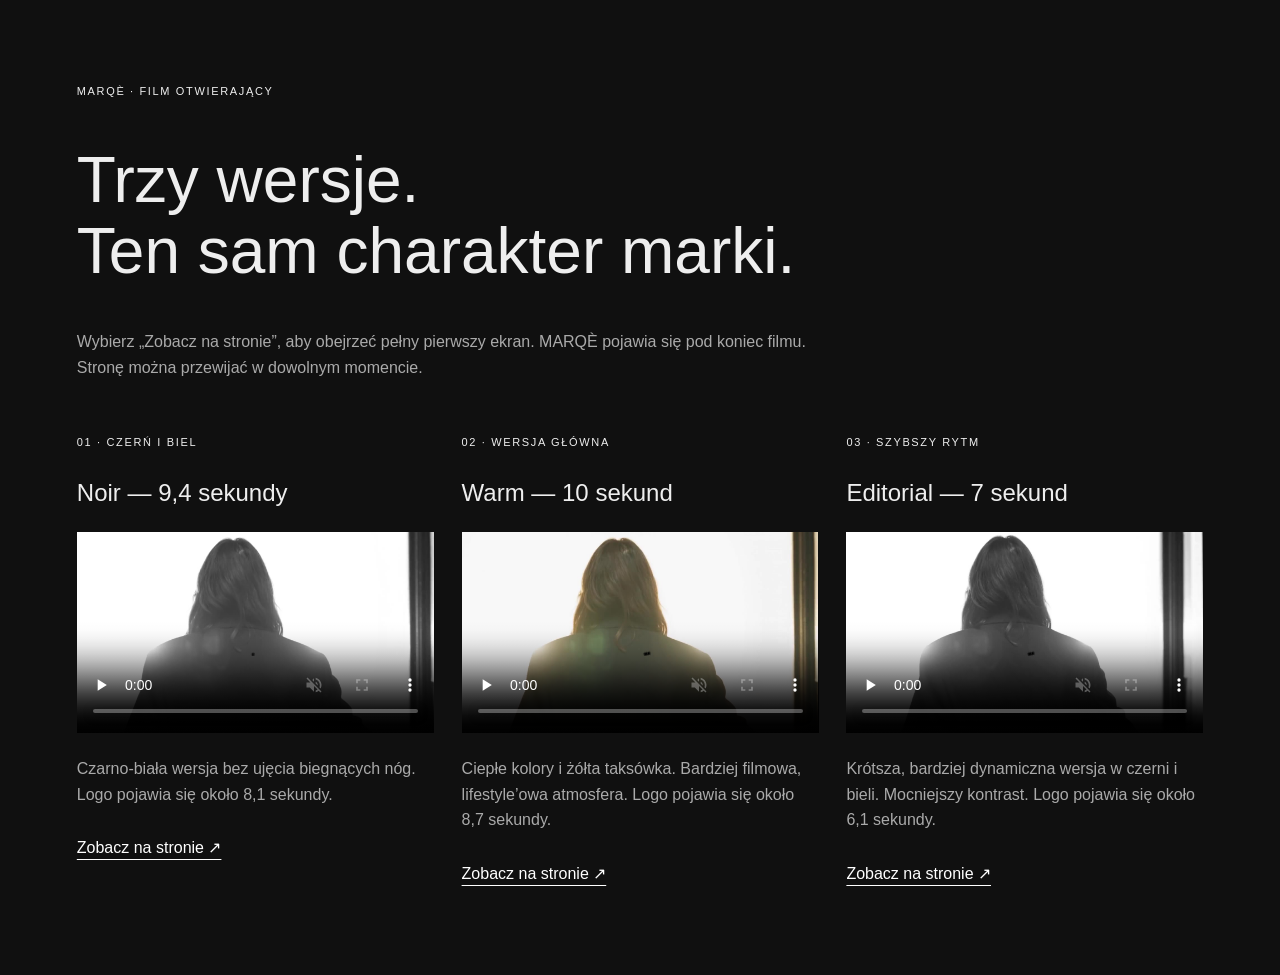
<file: hero-versions.html>
<!doctype html><html lang="pl"><head><meta charset="utf-8"><meta name="viewport" content="width=device-width,initial-scale=1"><meta name="robots" content="noindex"><title>MARQÈ — trzy wersje filmu</title><style>*{box-sizing:border-box}body{margin:0;background:#101010;color:#eee;font:16px/1.6 Arial,sans-serif;padding:6vw}h1{font-weight:400;font-size:clamp(32px,5vw,64px);line-height:1.1}header{max-width:760px;margin-bottom:48px}.grid{display:grid;grid-template-columns:repeat(3,1fr);gap:28px}video{width:100%;aspect-ratio:16/9;background:#222;object-fit:cover}h2{font-size:24px;font-weight:400}p{color:#aaa}a{color:white;display:inline-block;padding:12px 0;text-underline-offset:6px}.tag{font-size:11px;letter-spacing:.15em;text-transform:uppercase} @media(max-width:850px){.grid{grid-template-columns:1fr}} </style></head><body><header><span class="tag">MARQÈ · Film otwierający</span><h1>Trzy wersje.<br>Ten sam charakter marki.</h1><p>Wybierz „Zobacz na stronie”, aby obejrzeć pełny pierwszy ekran. MARQÈ pojawia się pod koniec filmu. Stronę można przewijać w dowolnym momencie.</p></header><main class="grid"><article><span class="tag">01 · Czerń i biel</span><h2>Noir — 9,4 sekundy</h2><video controls playsinline muted preload="none" poster="assets/hero-1-poster.jpg" src="assets/hero-1-short.mp4"></video><p>Czarno-biała wersja bez ujęcia biegnących nóg. Logo pojawia się około 8,1 sekundy.</p><a href="index.html?hero=1">Zobacz na stronie ↗</a></article><article><span class="tag">02 · Wersja główna</span><h2>Warm — 10 sekund</h2><video controls playsinline muted preload="none" poster="assets/hero-2-poster.jpg" src="assets/hero-2.mp4"></video><p>Ciepłe kolory i żółta taksówka. Bardziej filmowa, lifestyle’owa atmosfera. Logo pojawia się około 8,7 sekundy.</p><a href="index.html?hero=2">Zobacz na stronie ↗</a></article><article><span class="tag">03 · Szybszy rytm</span><h2>Editorial — 7 sekund</h2><video controls playsinline muted preload="none" poster="assets/hero-3-poster.jpg" src="assets/hero-3.mp4"></video><p>Krótsza, bardziej dynamiczna wersja w czerni i bieli. Mocniejszy kontrast. Logo pojawia się około 6,1 sekundy.</p><a href="index.html?hero=3">Zobacz na stronie ↗</a></article></main></body></html>
</file>
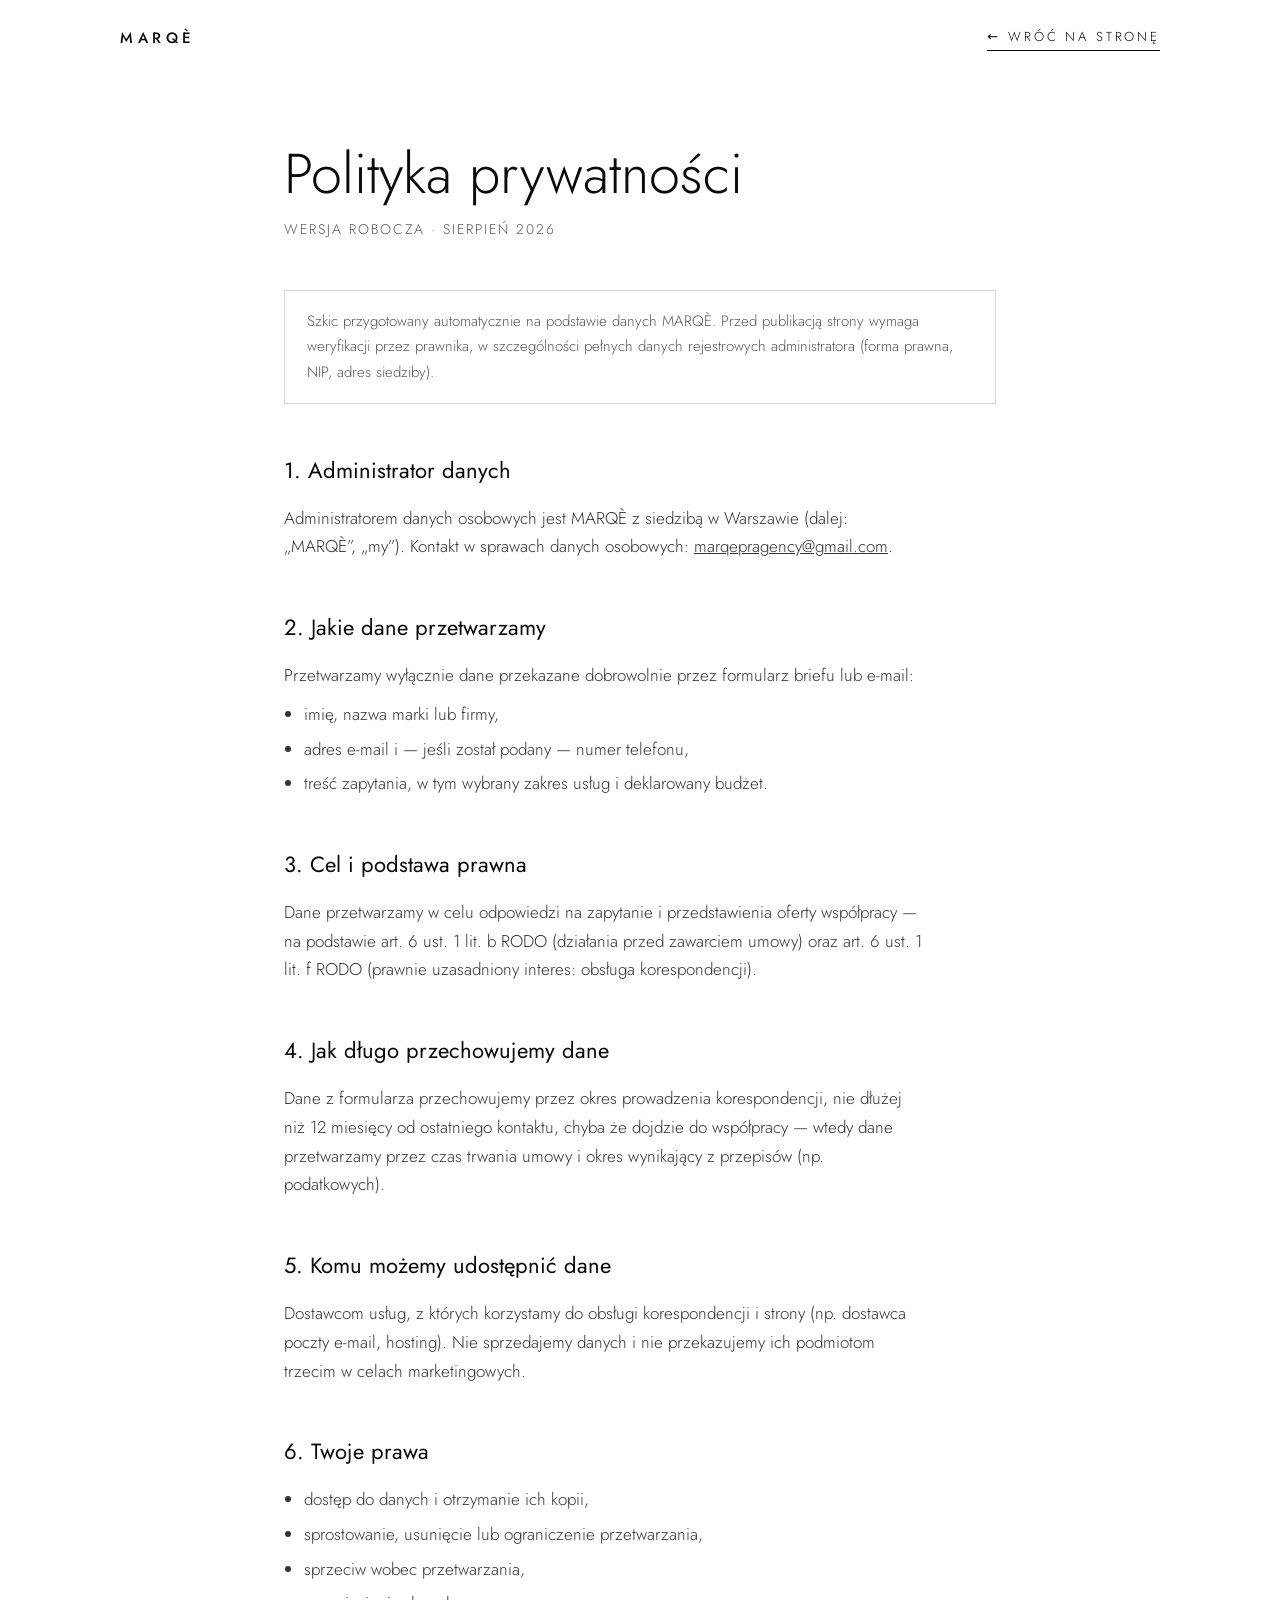
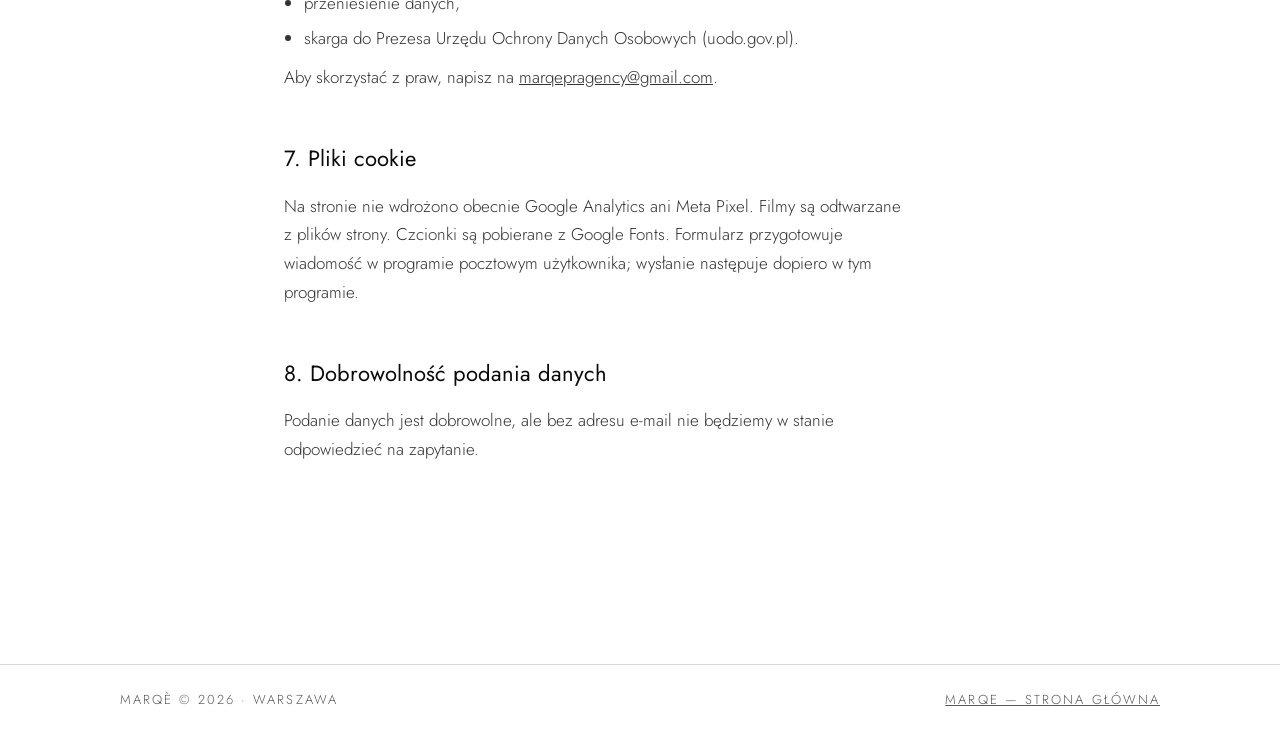
<file: polityka-prywatnosci.html>
<!DOCTYPE html>
<html lang="pl">
<head>
<meta charset="UTF-8">
<meta name="viewport" content="width=device-width, initial-scale=1">
<title>Polityka prywatności (RODO) — MARQÈ</title>
<meta name="robots" content="noindex">
<link rel="preconnect" href="https://fonts.googleapis.com">
<link rel="preconnect" href="https://fonts.gstatic.com" crossorigin>
<link href="https://fonts.googleapis.com/css2?family=Jost:wght@300;400;500&display=swap" rel="stylesheet">
<style>
:root{--black:#0A0A0A;--white:#FFFFFF;--grey:#595959;--line:rgba(10,10,10,.16);--pad:120px;--ease:cubic-bezier(.22,1,.36,1)}
*{margin:0;padding:0;box-sizing:border-box}
body{font-family:'Jost',system-ui,sans-serif;font-weight:300;background:var(--white);color:var(--black);font-size:17px;line-height:1.7;-webkit-font-smoothing:antialiased}
a{color:inherit}
.nav{display:flex;justify-content:space-between;align-items:center;padding:26px var(--pad)}
.nav .logo{font-weight:500;letter-spacing:.3em;font-size:15px;text-decoration:none}
.nav .back{font-size:13px;letter-spacing:.22em;text-transform:uppercase;text-decoration:none;border-bottom:1px solid var(--black);padding-bottom:2px}
main{max-width:760px;margin:0 auto;padding:64px 24px 120px}
h1{font-size:clamp(34px,4.4vw,56px);font-weight:300;line-height:1.15;margin-bottom:12px}
.upd{color:var(--grey);font-size:14px;letter-spacing:.14em;text-transform:uppercase;margin-bottom:48px}
h2{font-size:22px;font-weight:400;margin:48px 0 14px}
p,li{color:#333;max-width:64ch}
ul{padding-left:20px;margin:10px 0}
li{margin:6px 0}
.draft{border:1px solid var(--line);padding:18px 22px;margin:0 0 48px;color:var(--grey);font-size:15px}
.foot{border-top:1px solid var(--line);margin-top:80px;padding:24px var(--pad);display:flex;justify-content:space-between;gap:16px;font-size:13px;letter-spacing:.16em;text-transform:uppercase;color:var(--grey);flex-wrap:wrap}
@media(max-width:640px){.nav{padding:20px 22px}.foot{padding:24px 22px}}
</style>
</head>
<body>
<nav class="nav">
  <a class="logo" href="index.html">MARQÈ</a>
  <a class="back" href="index.html">← Wróć na stronę</a>
</nav>
<main>
  <h1>Polityka prywatności</h1>
  <p class="upd">Wersja robocza · sierpień 2026</p>

  <div class="draft">Szkic przygotowany automatycznie na podstawie danych MARQÈ. Przed publikacją strony wymaga weryfikacji przez prawnika, w szczególności pełnych danych rejestrowych administratora (forma prawna, NIP, adres siedziby).</div>

  <h2>1. Administrator danych</h2>
  <p>Administratorem danych osobowych jest MARQÈ z siedzibą w Warszawie (dalej: „MARQÈ”, „my”). Kontakt w sprawach danych osobowych: <a href="mailto:marqepragency@gmail.com">marqepragency@gmail.com</a>.</p>

  <h2>2. Jakie dane przetwarzamy</h2>
  <p>Przetwarzamy wyłącznie dane przekazane dobrowolnie przez formularz briefu lub e-mail:</p>
  <ul>
    <li>imię, nazwa marki lub firmy,</li>
    <li>adres e-mail i — jeśli został podany — numer telefonu,</li>
    <li>treść zapytania, w tym wybrany zakres usług i deklarowany budżet.</li>
  </ul>

  <h2>3. Cel i podstawa prawna</h2>
  <p>Dane przetwarzamy w celu odpowiedzi na zapytanie i przedstawienia oferty współpracy — na podstawie art. 6 ust. 1 lit. b RODO (działania przed zawarciem umowy) oraz art. 6 ust. 1 lit. f RODO (prawnie uzasadniony interes: obsługa korespondencji).</p>

  <h2>4. Jak długo przechowujemy dane</h2>
  <p>Dane z formularza przechowujemy przez okres prowadzenia korespondencji, nie dłużej niż 12 miesięcy od ostatniego kontaktu, chyba że dojdzie do współpracy — wtedy dane przetwarzamy przez czas trwania umowy i okres wynikający z przepisów (np. podatkowych).</p>

  <h2>5. Komu możemy udostępnić dane</h2>
  <p>Dostawcom usług, z których korzystamy do obsługi korespondencji i strony (np. dostawca poczty e-mail, hosting). Nie sprzedajemy danych i nie przekazujemy ich podmiotom trzecim w celach marketingowych.</p>

  <h2>6. Twoje prawa</h2>
  <ul>
    <li>dostęp do danych i otrzymanie ich kopii,</li>
    <li>sprostowanie, usunięcie lub ograniczenie przetwarzania,</li>
    <li>sprzeciw wobec przetwarzania,</li>
    <li>przeniesienie danych,</li>
    <li>skarga do Prezesa Urzędu Ochrony Danych Osobowych (uodo.gov.pl).</li>
  </ul>
  <p>Aby skorzystać z praw, napisz na <a href="mailto:marqepragency@gmail.com">marqepragency@gmail.com</a>.</p>

  <h2>7. Pliki cookie</h2>
  <p>Na stronie nie wdrożono obecnie Google Analytics ani Meta Pixel. Filmy są odtwarzane z plików strony. Czcionki są pobierane z Google Fonts. Formularz przygotowuje wiadomość w programie pocztowym użytkownika; wysłanie następuje dopiero w tym programie.</p>

  <h2>8. Dobrowolność podania danych</h2>
  <p>Podanie danych jest dobrowolne, ale bez adresu e-mail nie będziemy w stanie odpowiedzieć na zapytanie.</p>
</main>
<div class="foot">
  <span>MARQÈ © 2026 · Warszawa</span>
  <a href="index.html">marqe — strona główna</a>
</div>
<script>
(function(){
  /* ---------- typografia: wiszace spojniki (nbsp) ---------- */
  function fixOrphans(root){
    var re=/([\s\u00A0(>\u00AB\u201E\u201C"]|^)((?:[iwzoauIWZOAU])|(?:[Dd]o|[Nn]a|[Oo]d|[Pp]o|[Zz]a|[Zz]e|[Ww]e))[ ](?=\S)/g;
    var w=document.createTreeWalker(root,NodeFilter.SHOW_TEXT,null);
    var n;
    while(n=w.nextNode()){
      var p=n.parentNode&&n.parentNode.nodeName;
      if(p==='SCRIPT'||p==='STYLE')continue;
      var v=n.nodeValue;
      if(!v||v.length<4)continue;
      var out=v.replace(re,'$1$2\u00A0').replace(re,'$1$2\u00A0');
      out=out.replace(/(\d)[ ](\d{3})(?!\d)/g,'$1\u00A0$2');
      out=out.replace(/(\d)[ ](h|zl|z\u0142|%|dni|PLN)(?![\w\u0142])/g,'$1\u00A0$2');
      if(out!==v)n.nodeValue=out;
    }
  }

fixOrphans(document.body);})();
</script>
</body>
</html>
</file>
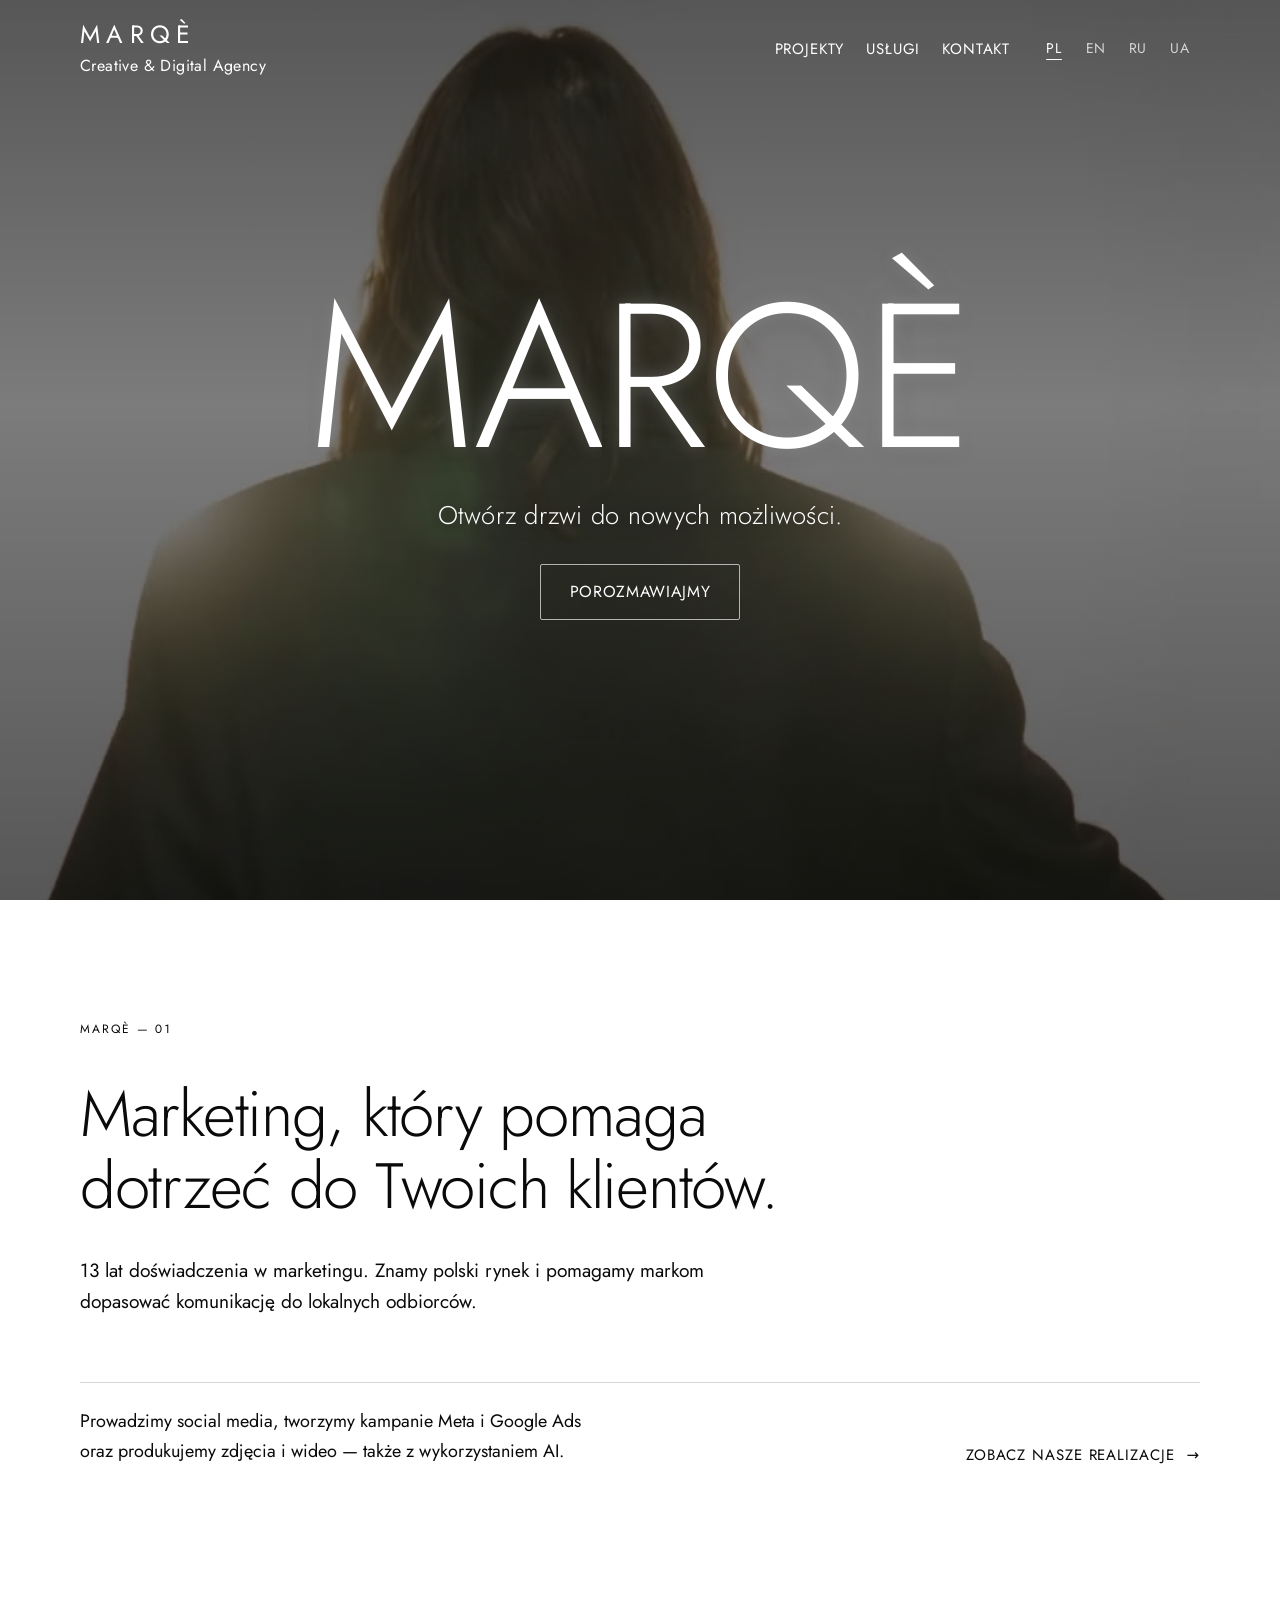
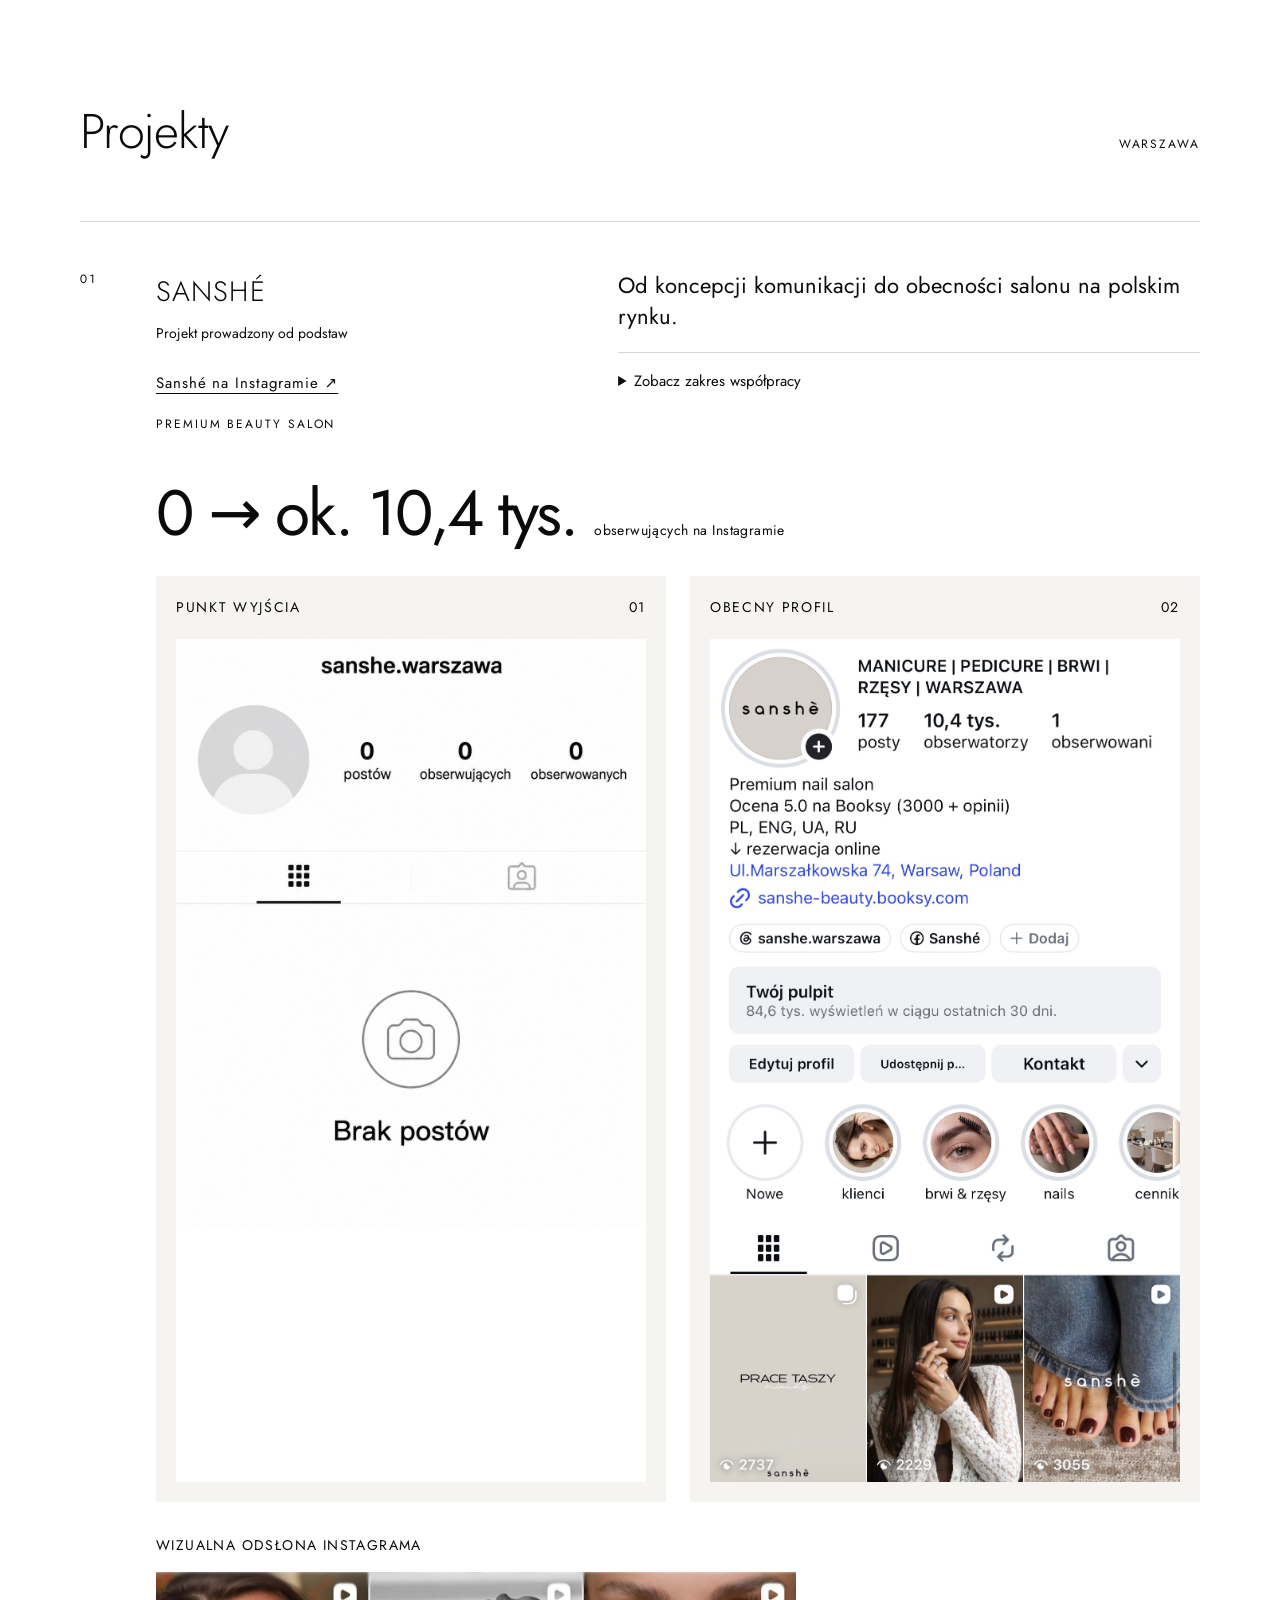
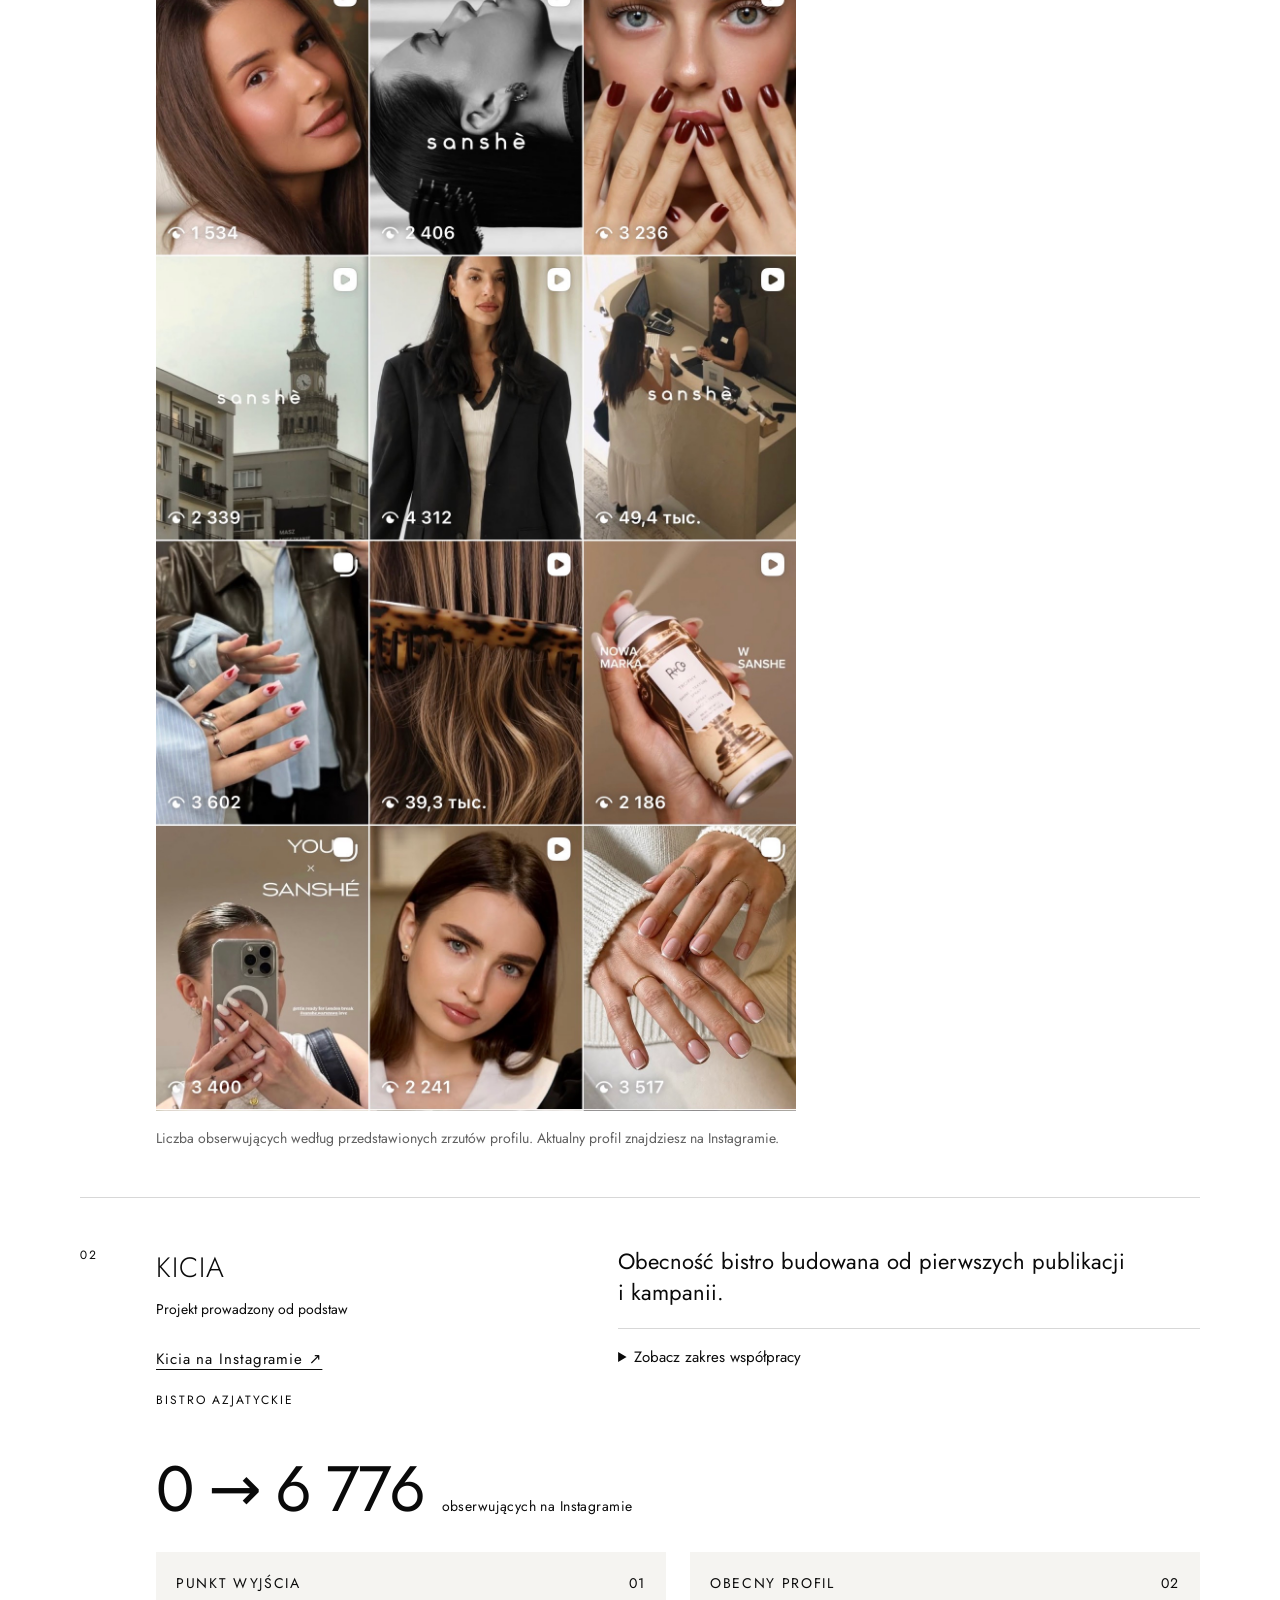
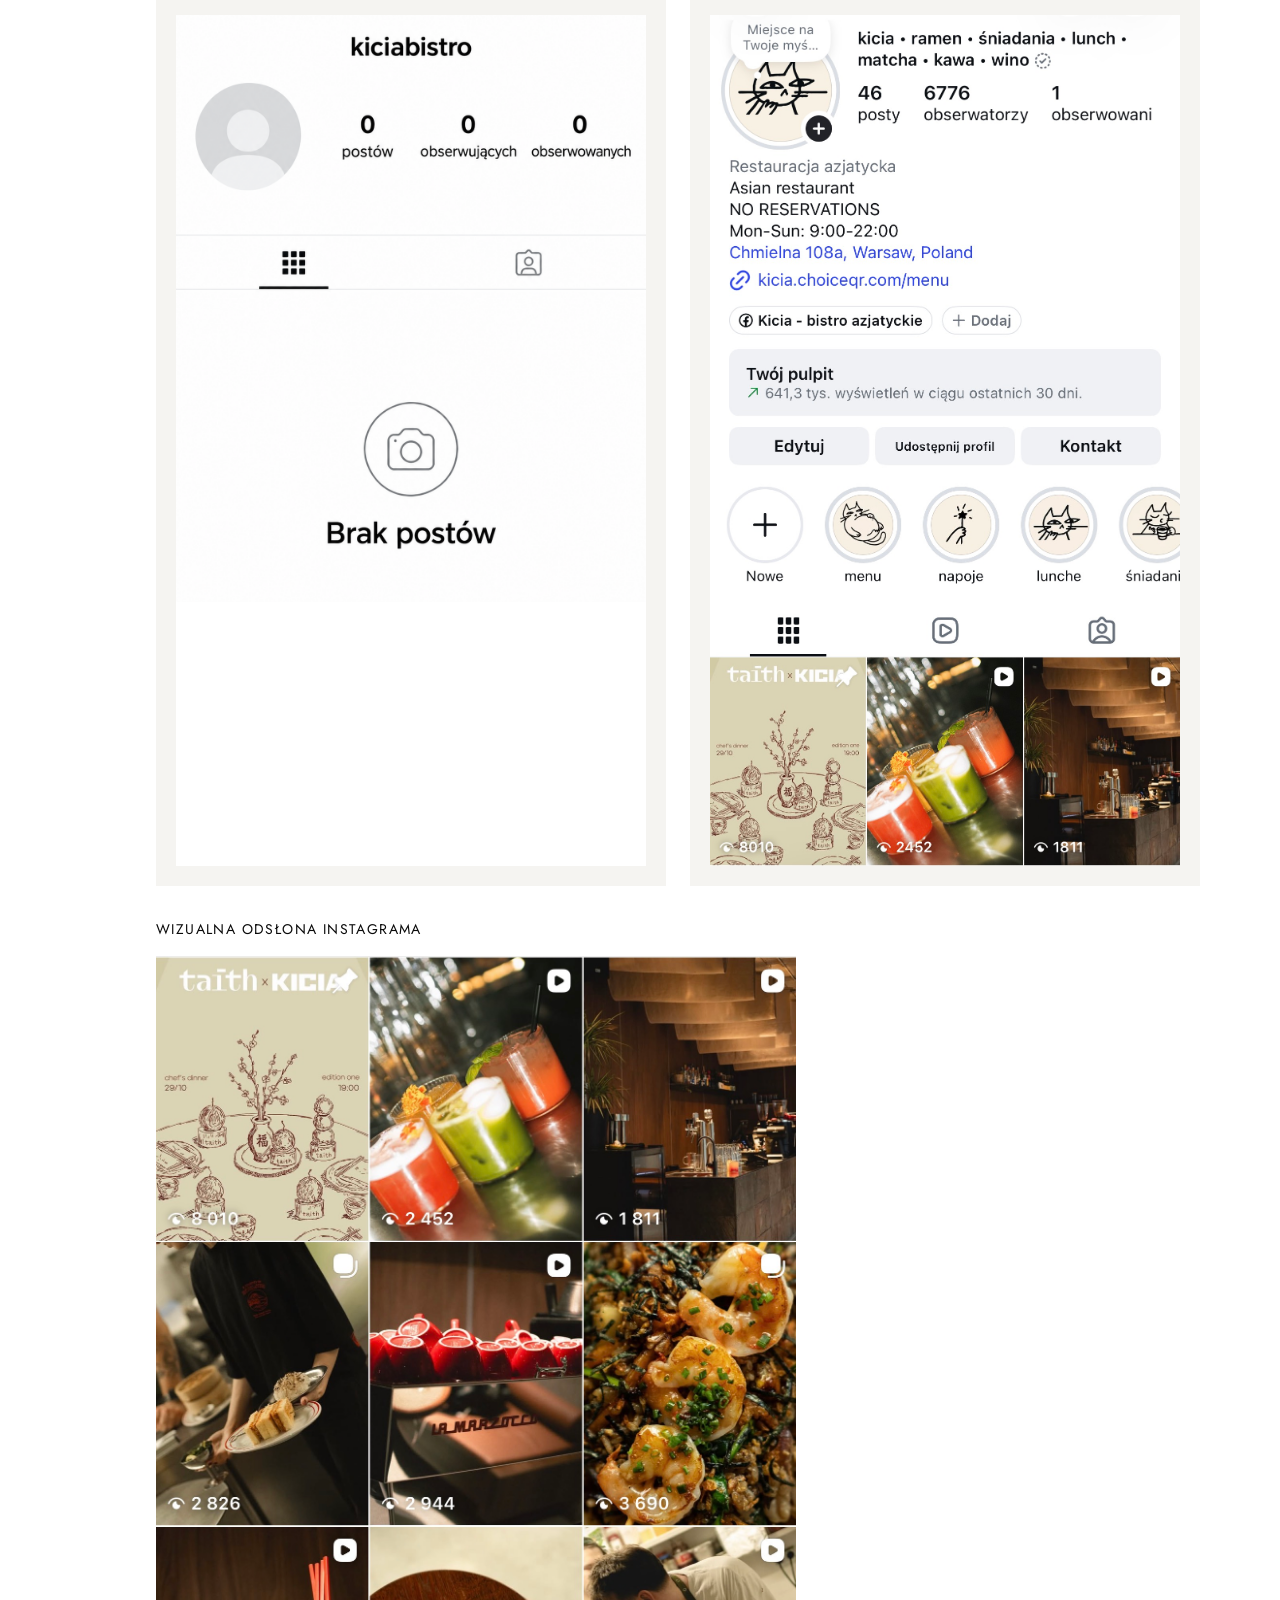
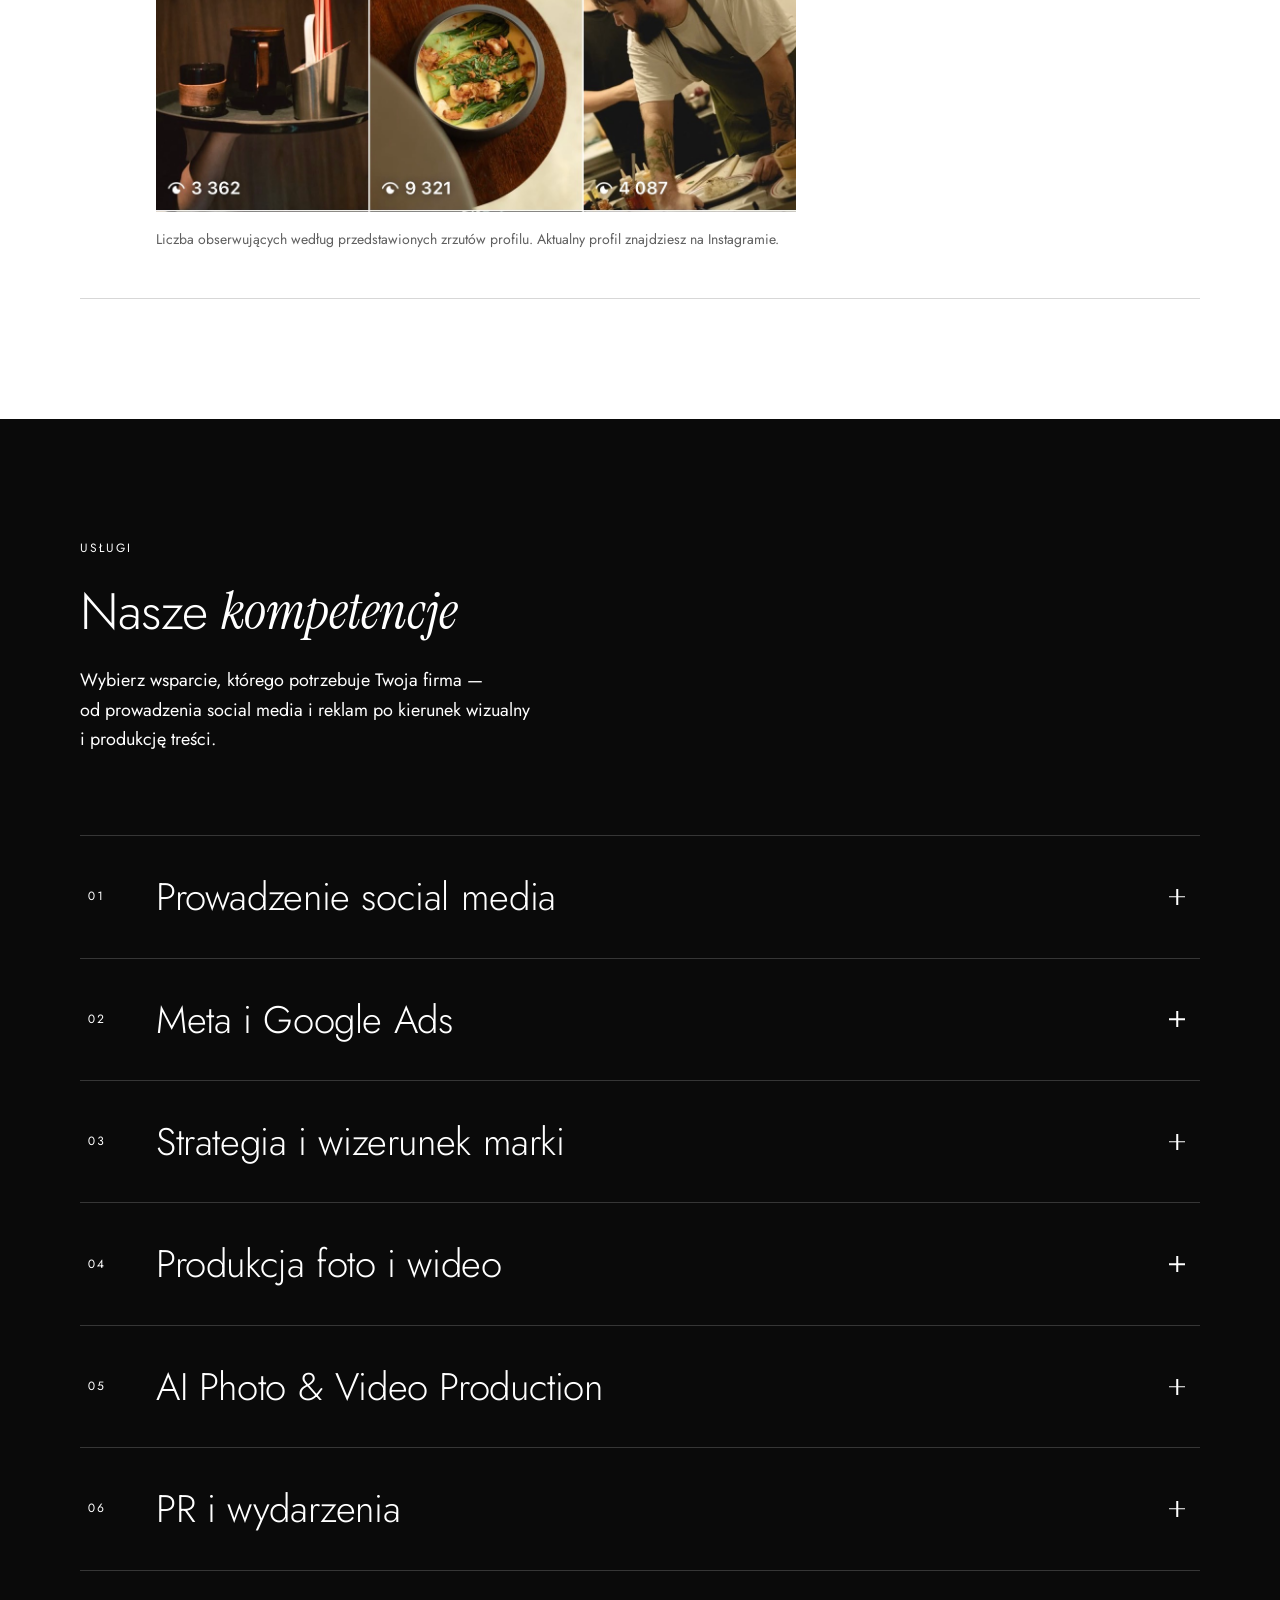
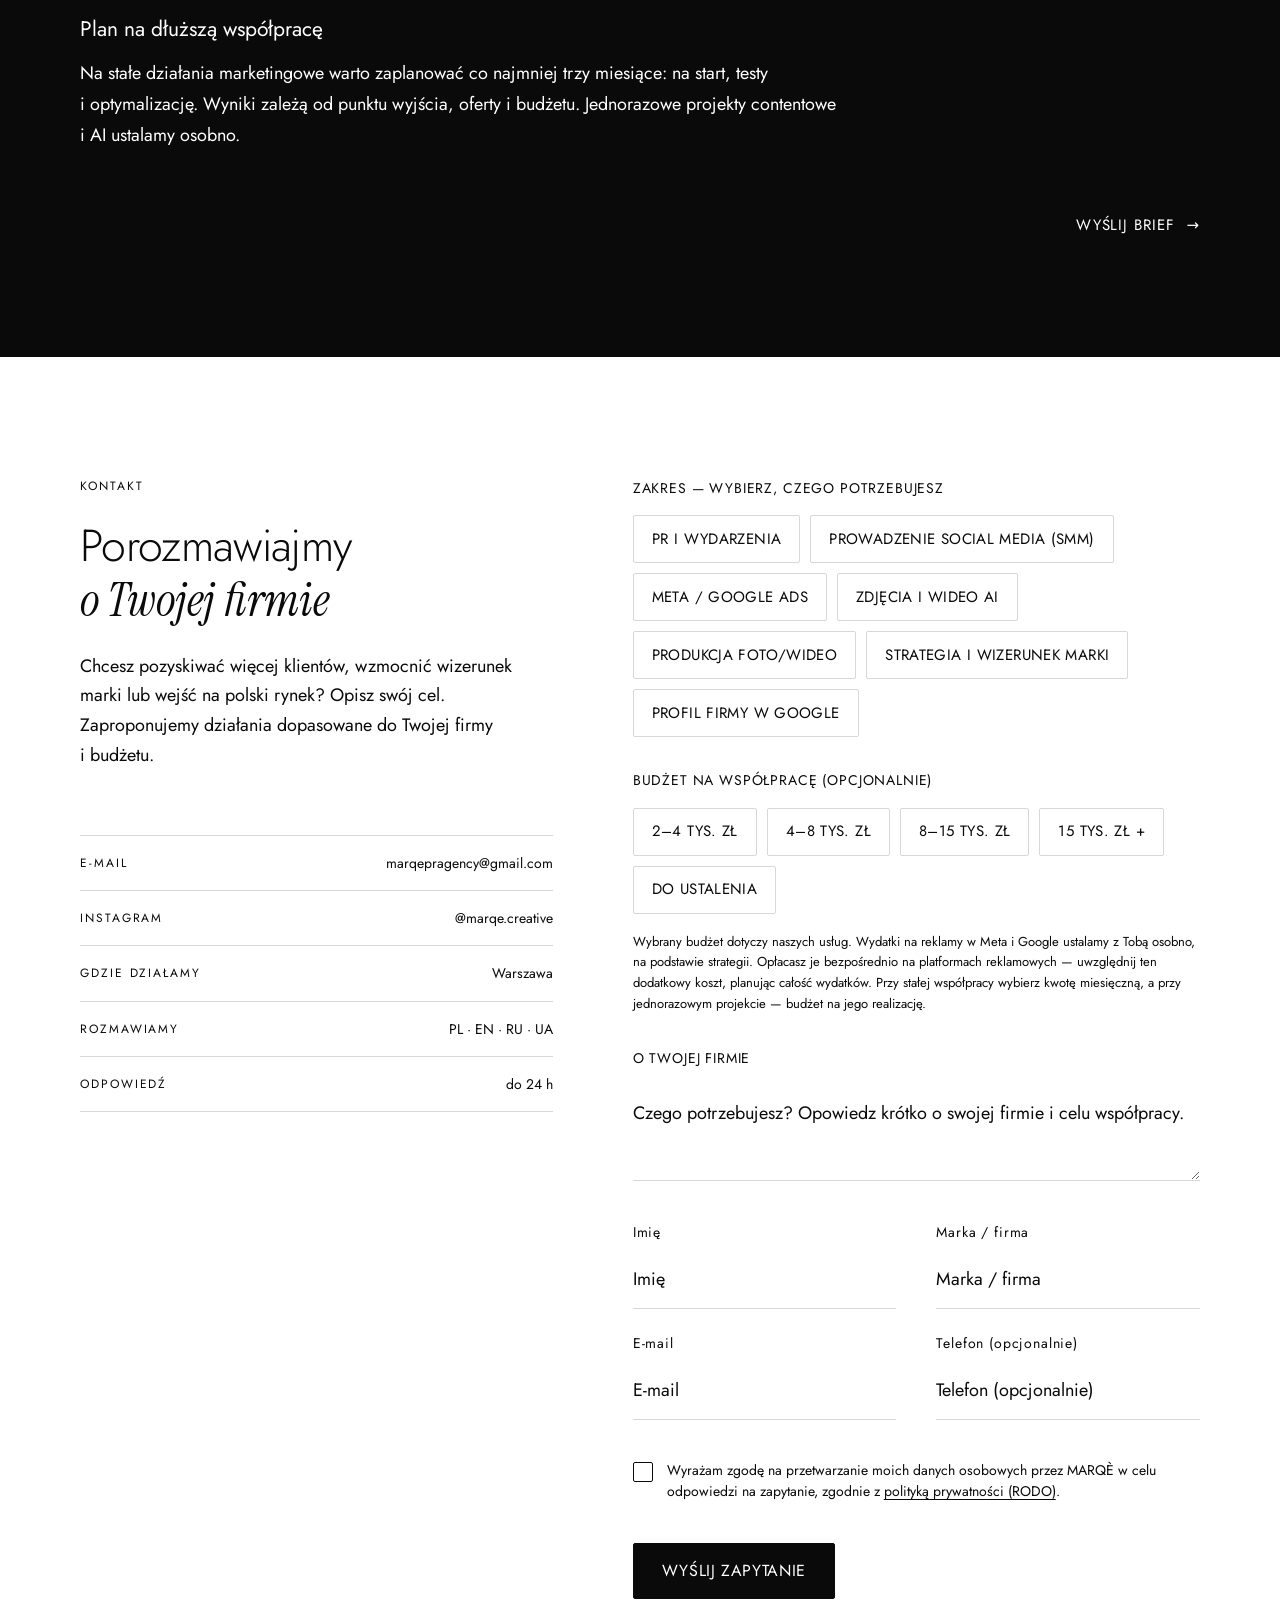
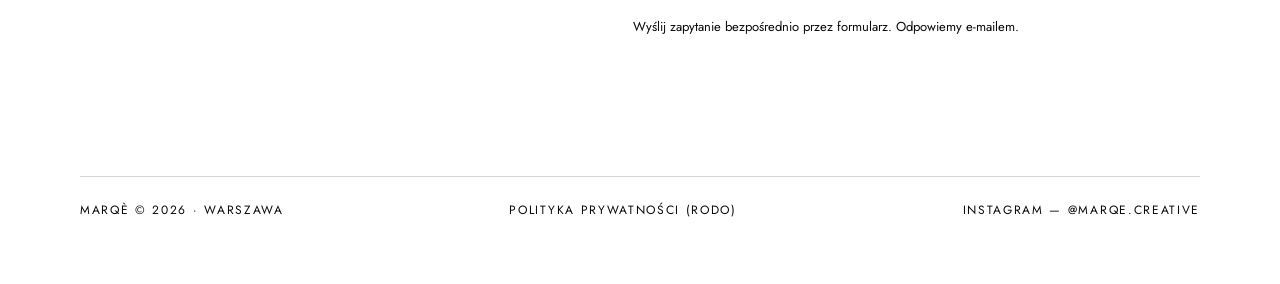
<file: preview-agency.html>
<!DOCTYPE html>
<html lang="pl">
<head>
<meta name="robots" content="noindex">
<meta charset="UTF-8">
<meta name="viewport" content="width=device-width, initial-scale=1">
<title>MARQÈ — Digital Agency · Warszawa</title>
<meta name="description" content="MARQÈ — Creative &amp; Digital Agency. Warszawa. Social media, Meta i Google Ads, strategia marki oraz produkcja foto i wideo, także z AI.">
<link rel="preconnect" href="https://fonts.googleapis.com">
<link rel="preconnect" href="https://fonts.gstatic.com" crossorigin>
<link href="https://fonts.googleapis.com/css2?family=Jost:wght@300;400;500&family=Manrope:wght@300;400;500&family=Cormorant+Garamond:ital,wght@1,300;1,400&family=Instrument+Serif:ital@0;1&display=swap" rel="stylesheet">
<style>
:root{
  --black:#0A0A0A;
  --white:#FFFFFF;
  --grey:#0A0A0A;
  --grey-inv:#FFFFFF;
  --line:rgba(10,10,10,.16);
  --line-inv:rgba(255,255,255,.18);
  --pad:120px;
  --s2:16px; --s3:24px; --s4:40px; --s5:64px; --s6:96px; --s7:140px;
  --fs-h1:16vw;
  --fs-h2:clamp(38px,4.6vw,64px);
  --fs-body:17px;
  --r:2px;
  --ease:cubic-bezier(.22,1,.36,1);
  --serif:'Instrument Serif',Georgia,serif;
}
*{margin:0;padding:0;box-sizing:border-box}
html{scroll-behavior:auto}
@media(pointer:coarse){html{scroll-behavior:smooth}}
body{
  font-family:'Jost',system-ui,sans-serif;
  font-weight:400;
  background:var(--white);
  color:var(--black);
  font-size:var(--fs-body);
  line-height:1.6;
  -webkit-font-smoothing:antialiased;
}
a{color:inherit;text-decoration:none}
button{font:inherit;background:none;border:0;cursor:pointer;color:inherit}
::selection{background:var(--black);color:var(--white)}
:focus-visible{outline:2px solid currentColor;outline-offset:3px}
.micro{font-size:12px;letter-spacing:.16em;text-transform:uppercase;font-weight:400}
em.sx{font-family:var(--serif);font-style:italic;font-weight:400;letter-spacing:0;text-transform:none}

/* ---------- preloader ---------- */
.loader{position:fixed;inset:0;background:var(--black);color:var(--white);z-index:300;display:none;align-items:flex-end;justify-content:space-between;padding:40px 48px;transition:clip-path .9s var(--ease)}
html.js .loader{display:flex}
.loader.done{clip-path:inset(0 0 100% 0)}
.loader .lw{font-weight:400;letter-spacing:.28em;font-size:13px;text-transform:uppercase}
.loader .count{font-size:clamp(60px,9vw,120px);font-weight:300;line-height:1;font-variant-numeric:tabular-nums}

/* ---------- nav ---------- */
.nav{position:fixed;top:0;left:0;right:0;z-index:120;display:flex;justify-content:space-between;align-items:center;padding:26px var(--pad);mix-blend-mode:difference;color:#fff}
.nav .logo{font-weight:500;letter-spacing:.3em;font-size:15px}
.nav .right{display:flex;align-items:center;gap:var(--s4)}
.nav ul{display:flex;gap:var(--s4);list-style:none}
.nav a,.nav .lng button{font-size:13px;letter-spacing:.16em;text-transform:uppercase;font-weight:400;position:relative}
.nav ul a::after{content:"";position:absolute;left:0;bottom:-4px;width:100%;height:1px;background:#fff;transform:scaleX(0);transform-origin:right;transition:transform .5s var(--ease)}
.nav ul a:hover::after{transform:scaleX(1);transform-origin:left}
.nav .lng{display:flex;gap:10px;align-items:center}
.nav .lng button{opacity:.55;text-decoration:none;transition:opacity .3s}
.nav .lng button.on{opacity:1}
.nav .lng .sep{opacity:.35}
.burger{display:none;width:40px;height:40px;position:relative;z-index:130}
.burger span{position:absolute;left:8px;right:8px;height:1.5px;background:#fff;transition:transform .45s var(--ease),top .45s var(--ease),opacity .3s}
.burger span:nth-child(1){top:15px}
.burger span:nth-child(2){top:24px}
html.menu-open .burger span:nth-child(1){top:19.5px;transform:rotate(45deg)}
html.menu-open .burger span:nth-child(2){top:19.5px;transform:rotate(-45deg)}
.m-menu{position:fixed;inset:0;background:var(--black);color:var(--white);z-index:110;display:flex;flex-direction:column;justify-content:center;padding:0 var(--pad);opacity:0;pointer-events:none;transition:opacity .45s var(--ease)}
html.menu-open .m-menu{opacity:1;pointer-events:auto}
.m-menu a{font-size:clamp(34px,9vw,54px);font-weight:300;text-transform:uppercase;letter-spacing:.02em;padding:14px 0;border-bottom:1px solid var(--line-inv);opacity:0;transform:translateY(22px);transition:opacity .5s var(--ease),transform .5s var(--ease)}
html.menu-open .m-menu a{opacity:1;transform:none}
.m-menu .m-lng{margin-top:var(--s4);display:flex;gap:16px}
.m-menu .m-lng button{font-size:14px;letter-spacing:.2em;text-transform:uppercase;opacity:.55}
.m-menu .m-lng button.on{opacity:1}

/* ---------- buttons: print rectangle + dual-label ---------- */
.btn{display:inline-block;padding:16px 34px;border:1px solid var(--black);border-radius:var(--r);font-size:12px;letter-spacing:.18em;text-transform:uppercase;font-weight:400;transition:background .5s var(--ease),color .5s var(--ease),border-color .5s var(--ease)}
.btn .tx{display:block;position:relative;overflow:hidden}
.btn .l{display:block;transition:transform .55s var(--ease)}
.btn .l2{position:absolute;top:100%;left:0;width:100%;text-align:center}
.btn:hover .l{transform:translateY(-100%)}
.btn.solid{background:var(--black);color:var(--white)}
.btn.solid:hover{background:transparent;color:var(--black)}
.btn.ghost:hover{background:var(--black);color:var(--white)}
/* inline arrow link */
.linkline{display:inline-flex;align-items:baseline;gap:12px;font-size:14px;letter-spacing:.18em;text-transform:uppercase;font-weight:400;position:relative}
.linkline::after{content:"";position:absolute;left:0;bottom:-5px;height:1px;width:100%;background:currentColor;transform:scaleX(0);transform-origin:left;transition:transform .55s var(--ease)}
.linkline:hover::after{transform:scaleX(1)}
.linkline .ar{transition:transform .45s var(--ease)}
.linkline:hover .ar{transform:translateX(8px)}

/* ============ HERO — scroll-scrub ============ */
#scroll-container{position:relative;height:calc(var(--vh,100vh)*3)}
.hero{position:sticky;top:0;height:var(--vh,100vh);overflow:hidden;background:var(--black);color:var(--white);z-index:1}
.hero::after{content:"";position:absolute;inset:0;background:linear-gradient(to bottom,rgba(0,0,0,.12) 0%,rgba(0,0,0,0) 40%,rgba(0,0,0,.55) 100%);pointer-events:none;z-index:1}
.hero-media{position:absolute;inset:0}
.hero-media video,.hero-media img{position:absolute;inset:0;width:100%;height:100%;object-fit:cover;display:block}
.hero-inner{position:relative;z-index:2;height:100%;display:flex;flex-direction:column;align-items:center;justify-content:center;text-align:center;padding:0 var(--pad);will-change:transform,opacity}
.hero h1{font-size:var(--fs-h1);font-weight:300;line-height:.94;letter-spacing:-.01em;text-transform:uppercase;display:flex;justify-content:center;user-select:none;text-shadow:0 2px 30px rgba(0,0,0,.45)}
.hero h1 .chm{display:inline-block;overflow:hidden;padding-top:.22em;margin-top:-.22em}
.hero h1 .ch{display:inline-block;transform:translateY(-118%);opacity:0;filter:blur(5px);transition:transform .9s cubic-bezier(.16,1,.3,1),opacity .55s ease,filter .7s ease}
html:not(.js) .hero h1 .ch{transform:none;opacity:1;filter:none}
.hero.in h1 .ch{transform:translateY(0);opacity:1;filter:blur(0)}
.hero .meta{margin-top:var(--s3);display:flex;flex-direction:column;gap:6px;letter-spacing:.3em;font-size:13px;text-transform:uppercase;color:#fff;text-shadow:0 1px 16px rgba(0,0,0,.5)}
.hero .cta{margin-top:var(--s4)}
.hero .cta .btn{border-color:rgba(255,255,255,.65);background:transparent;color:var(--white)}
.hero .cta .btn:hover,.hero .cta .btn:focus-visible,.hero .cta .btn:active{background:transparent;color:var(--white);border-color:#fff}
.scroll-cue{position:absolute;left:50%;bottom:52px;transform:translateX(-50%);width:1px;height:44px;overflow:hidden;z-index:2}
.scroll-cue::before{content:"";position:absolute;left:0;top:-100%;width:1px;height:100%;background:rgba(255,255,255,.7);animation:cue 1.8s var(--ease) infinite}
@keyframes cue{to{top:100%}}
#hero-overlay{position:absolute;inset:0;z-index:3;display:flex;flex-direction:column;align-items:center;justify-content:center;text-align:center;padding:0 var(--pad);opacity:0;pointer-events:none;will-change:transform,opacity}
#hero-overlay .o-label{font-size:12px;letter-spacing:.28em;text-transform:uppercase;color:#fff;margin-bottom:var(--s3)}
#hero-overlay .o-title{font-size:clamp(34px,5.4vw,82px);font-weight:300;line-height:1.12;letter-spacing:-.01em;text-shadow:0 2px 30px rgba(0,0,0,.5)}
#hero-overlay .o-title em.sx{font-size:1.04em}

/* section 2 — manifest, asymmetric */
#section-2{position:sticky;top:0;height:var(--vh,100vh);z-index:20;will-change:transform;background:var(--white);color:var(--black);border-radius:24px 24px 0 0;box-shadow:0 -32px 80px rgba(0,0,0,.35);overflow:hidden;transform:translateY(101%)}
.s2-inner{height:100%;display:flex;flex-direction:column;justify-content:center;padding:0 var(--pad);max-width:1600px}
.s2-idx{font-size:12px;letter-spacing:.16em;text-transform:uppercase;color:var(--grey);margin-bottom:var(--s4);font-variant-numeric:tabular-nums}
.s2-title{font-size:clamp(40px,6vw,96px);font-weight:300;line-height:1.06;letter-spacing:-.02em;max-width:14ch}
.s2-title em.sx{font-size:1.05em}
.s2-bottom{display:flex;justify-content:space-between;align-items:flex-end;gap:var(--s4);margin-top:var(--s5);border-top:1px solid var(--line);padding-top:var(--s3)}
.s2-note{color:var(--grey);max-width:46ch;font-size:16px;line-height:1.7}

/* ---------- sections shared ---------- */
section{padding:var(--s7) var(--pad)}
.sec-head{display:flex;align-items:baseline;justify-content:space-between;margin-bottom:var(--s5)}
.sec-head h2{font-size:var(--fs-h2);font-weight:300;letter-spacing:-.015em;line-height:1.05}
.sec-head .tag{color:var(--grey)}
.rv{opacity:0;transform:translateY(40px);transition:opacity .9s var(--ease),transform .9s var(--ease)}
html:not(.js) .rv{opacity:1;transform:none}
.rv.in{opacity:1;transform:none}

/* ---------- projekty ---------- */
#work{position:relative;padding-top:var(--s7)}
.work-list{border-top:1px solid var(--line)}
.work-row{display:grid;grid-template-columns:70px 1fr 1.1fr 40px;align-items:center;gap:var(--s3);padding:44px 8px;border-bottom:1px solid var(--line)}
.work-row .idx{font-size:12px;letter-spacing:.14em;color:var(--grey);font-variant-numeric:tabular-nums}
.work-row .nm{display:flex;flex-direction:column;gap:8px}
.work-row .name{font-size:clamp(30px,3.4vw,50px);font-weight:300;letter-spacing:.04em;text-transform:uppercase;transition:transform .5s var(--ease)}
.work-row:hover .name{transform:translateX(16px)}
.work-row .type{font-size:12px;letter-spacing:.16em;text-transform:uppercase;color:var(--grey)}
.work-row .tags{font-size:13px;letter-spacing:.08em;text-transform:uppercase;color:var(--grey);line-height:1.9}
.work-row .tags .more{color:var(--black);font-weight:400;white-space:nowrap}
.work-row .arrow{font-size:22px;transform:translateX(-10px);opacity:0;transition:transform .5s var(--ease),opacity .5s var(--ease)}
.work-row:hover .arrow{transform:none;opacity:1}
.preview{position:fixed;width:270px;aspect-ratio:4/5;z-index:90;pointer-events:none;opacity:0;transform:scale(.94);transition:opacity .4s var(--ease),transform .4s var(--ease);overflow:hidden;background:var(--black);border-radius:var(--r)}
.preview.on{opacity:1;transform:scale(1)}
.preview img{width:100%;height:100%;object-fit:cover;display:block}
.preview .ph{position:absolute;inset:0;display:flex;flex-direction:column;align-items:center;justify-content:center;gap:10px;color:var(--white)}
.preview .ph .t{letter-spacing:.28em;text-transform:uppercase;font-size:14px}
.preview .ph .spec{font-size:11px;letter-spacing:.16em;text-transform:uppercase;color:#fff}
.preview .frame{position:absolute;inset:12px;border:1px solid rgba(255,255,255,.28)}
.thumb{display:none}
@media(max-width:1024px){
  .preview{display:none}
  .thumb{display:block;aspect-ratio:4/5;max-width:240px;background:var(--black);position:relative;margin-bottom:var(--s2);overflow:hidden;border-radius:var(--r)}
  .thumb img{width:100%;height:100%;object-fit:cover;display:block}
  .thumb .ph{position:absolute;inset:0;display:flex;align-items:center;justify-content:center;color:#fff;font-size:12px;letter-spacing:.2em;text-transform:uppercase}
}

/* ---------- kompetencje ---------- */
.services{background:var(--black);color:var(--white);overflow:hidden}
.wwd-wrap{position:relative;margin-bottom:var(--s6)}
.svc-label{color:var(--white);margin-bottom:var(--s3);display:block}
.svc-h{font-size:clamp(46px,7.2vw,118px);font-weight:300;line-height:1.02;letter-spacing:-.02em}
.svc-h em.sx{font-size:1.04em}
.wwd-note{max-width:46ch;color:var(--white);margin-top:var(--s3);font-size:16px;line-height:1.7}
.acc{border-top:1px solid var(--line-inv)}
.acc-item{border-bottom:1px solid var(--line-inv)}
.acc-head{display:flex;align-items:center;gap:var(--s3);width:100%;text-align:left;padding:30px 8px;color:inherit}
.acc-head .a-idx{font-size:12px;letter-spacing:.14em;color:var(--grey-inv);font-variant-numeric:tabular-nums;width:44px;flex-shrink:0}
.acc-head .a-name{font-size:clamp(26px,3vw,44px);font-weight:300;letter-spacing:-.01em;transition:transform .5s var(--ease);flex:1}
.acc-head:hover .a-name{transform:translateX(12px)}
.a-plus{width:30px;height:30px;position:relative;flex-shrink:0}
.a-plus::before,.a-plus::after{content:"";position:absolute;background:#fff;transition:transform .5s var(--ease)}
.a-plus::before{left:50%;top:7px;bottom:7px;width:1.5px;transform:translateX(-50%)}
.a-plus::after{top:50%;left:7px;right:7px;height:1.5px;transform:translateY(-50%)}
.acc-item.open .a-plus::before{transform:translateX(-50%) rotate(90deg)}
.acc-item.open .a-plus{transform:rotate(45deg)}
.a-plus{transition:transform .5s var(--ease)}
.acc-body{display:grid;grid-template-rows:0fr;transition:grid-template-rows .65s var(--ease)}
.acc-item.open .acc-body{grid-template-rows:1fr}
.acc-clip{overflow:hidden;min-height:0}
.acc-in{padding:6px 8px 44px 44px;display:flex;flex-direction:column;gap:24px;max-width:820px;margin-left:auto}
.a-it{display:grid;grid-template-columns:26px 1fr;gap:14px;align-items:start;opacity:0;transform:translateY(14px);transition:opacity .5s var(--ease),transform .5s var(--ease)}
.acc-item.open .a-it{opacity:1;transform:none}
.a-arrow{color:#fff;line-height:1.6}
.a-t{font-weight:400;font-size:18px}
.a-d{color:var(--grey-inv);font-size:15px;line-height:1.7;margin-top:4px;max-width:60ch}
.svc-cta{display:flex;justify-content:flex-end;margin-top:var(--s5)}

/* ---------- kontakt + brief ---------- */
.contact{padding-bottom:var(--s5)}
.contact-grid{display:grid;grid-template-columns:1fr 1.2fr;gap:var(--s6)}
.contact .lead{color:var(--grey);margin-bottom:var(--s3)}
.contact h2{font-size:clamp(36px,4vw,58px);font-weight:300;line-height:1.12;letter-spacing:-.015em;max-width:17ch}
.contact h2 em.sx{font-size:1.04em}
.contact .c-note{margin-top:var(--s3);color:var(--grey);max-width:40ch;font-size:16px;line-height:1.7}
.c-details{margin-top:var(--s5);border-top:1px solid var(--line)}
.c-row{display:flex;justify-content:space-between;gap:var(--s3);padding:16px 0;border-bottom:1px solid var(--line);font-size:14px}
.c-row .k{letter-spacing:.16em;text-transform:uppercase;font-size:12px;color:var(--grey);padding-top:2px}
.c-row a:hover{opacity:.6}
.f-block{margin-bottom:var(--s5)}
.f-label{display:block;margin-bottom:var(--s2);color:var(--grey)}
.chips{display:flex;flex-wrap:wrap;gap:10px}
.chip{padding:11px 18px;border:1px solid var(--line);border-radius:var(--r);font-size:12px;letter-spacing:.12em;text-transform:uppercase;transition:background .35s var(--ease),color .35s var(--ease),border-color .35s var(--ease)}
.chip:hover{border-color:var(--black)}
.chip.on{background:var(--black);color:var(--white);border-color:var(--black)}
.f-input{width:100%;border:0;border-bottom:1px solid var(--line);background:transparent;padding:14px 0;font:inherit;color:var(--black);border-radius:0;transition:border-color .3s}
.f-input:focus{outline:none;border-color:var(--black)}
.f-input::placeholder{color:var(--grey)}
textarea.f-input{resize:none;min-height:96px}
.f-two{display:grid;grid-template-columns:1fr 1fr;gap:var(--s4)}
.consent{display:flex;gap:14px;align-items:flex-start;margin:var(--s4) 0;color:var(--grey);font-size:14px;line-height:1.55;cursor:pointer}
.consent .box{flex-shrink:0;width:20px;height:20px;border:1px solid var(--black);border-radius:var(--r);margin-top:2px;position:relative;transition:background .3s}
.consent.on .box{background:var(--black)}
.consent.on .box::after{content:"";position:absolute;inset:0;background:linear-gradient(45deg,transparent 44%,#fff 46%,#fff 54%,transparent 56%) no-repeat}
.consent a{text-decoration:underline;text-underline-offset:3px}
.f-err{color:var(--black);font-size:14px;margin-top:var(--s2);min-height:22px;border-left:2px solid var(--black);padding-left:12px;display:none}
.f-err.show{display:block}
.btn.submit{background:var(--black);color:var(--white);border-color:var(--black)}
.btn.submit:hover{background:transparent;color:var(--black)}
.f-sent{display:none;margin-top:var(--s2);color:var(--grey)}
.f-sent.show{display:block}
.foot{margin-top:var(--s7);border-top:1px solid var(--line);padding-top:var(--s3);display:flex;justify-content:space-between;gap:var(--s3);font-size:12px;letter-spacing:.14em;text-transform:uppercase;color:var(--grey);flex-wrap:wrap}
.foot a:hover{color:var(--black)}

/* ---------- cookie bar (compact) ---------- */
.cookies{position:fixed;left:0;right:0;bottom:0;z-index:150;background:var(--black);color:var(--white);padding:14px var(--pad);display:none;gap:var(--s3);align-items:center;justify-content:space-between;flex-wrap:wrap}
.cookies.show{display:flex}
.cookies p{font-size:13px;line-height:1.55;color:var(--grey-inv);max-width:60ch}
.cookies p a{text-decoration:underline;text-underline-offset:3px;color:#fff}
.cookies .cbtns{display:flex;gap:22px;align-items:center}
.cookies .cbtn{font-size:12px;letter-spacing:.16em;text-transform:uppercase;border-bottom:1px solid rgba(255,255,255,.5);padding-bottom:2px;transition:border-color .3s,opacity .3s}
.cookies .cbtn:hover{border-color:#fff}
.cookies .cbtn.primary{border:1px solid #fff;border-radius:var(--r);padding:9px 16px}
.cookies .cbtn.primary:hover{background:#fff;color:var(--black)}

/* ---------- fallbacks ---------- */
html:not(.js) #scroll-container,html.no-scrub #scroll-container{height:auto}
html:not(.js) .hero,html.no-scrub .hero{position:relative;height:100vh}
html:not(.js) #section-2,html.no-scrub #section-2{position:relative;height:auto;min-height:60vh;transform:none!important;border-radius:0;box-shadow:none;padding:var(--s7) 0}
html:not(.js) #hero-overlay,html.no-scrub #hero-overlay{display:none}
html:not(.js) .s2-inner,html.no-scrub .s2-inner{height:auto}
html:not(.js) .a-it{opacity:1;transform:none}

/* ---------- responsive ---------- */
@media(max-width:1024px){
  :root{--pad:56px;--s7:110px}
  .contact-grid{grid-template-columns:1fr;gap:var(--s5)}
  .work-row{grid-template-columns:52px 1fr 40px;grid-template-areas:"idx thumb thumb" "idx nm arrow" "idx tags tags";align-items:start}
  .work-row .idx{grid-area:idx}
  .work-row .thumb{grid-area:thumb}
  .work-row .nm{grid-area:nm}
  .work-row .tags{grid-area:tags}
  .work-row .arrow{grid-area:arrow;align-self:center}
  .acc-in{margin-left:0;max-width:none;padding-left:44px}
}
@media(max-width:760px){
  .nav .right ul,.nav .right .lng{display:none}
  .burger{display:block}
}
@media(max-width:640px){
  :root{--pad:22px;--fs-h1:19vw;--s7:90px;--s6:64px;--s5:48px}
  .nav{padding:20px 22px}
  .m-menu{padding:0 22px}
  .btn{padding:14px 26px}
  .work-row{grid-template-columns:44px 1fr;grid-template-areas:"idx thumb" "idx nm" "tags tags";gap:12px;padding:32px 4px}
  .work-row .arrow{display:none}
  .work-row:hover .name{transform:none}
  .sec-head{flex-direction:column;gap:10px;align-items:flex-start}
  .acc-head{padding:24px 4px;gap:14px}
  .acc-head .a-idx{width:34px}
  .acc-head:hover .a-name{transform:none}
  .acc-in{padding-left:0}
  .f-two{grid-template-columns:1fr}
  .s2-bottom{flex-direction:column;align-items:flex-start}
  .cookies{padding:14px 22px}
  .loader{padding:24px}
}
@media(prefers-reduced-motion:reduce){
  *,*::before,*::after{animation:none!important;transition:none!important}
  html.js .loader{display:none}
  .hero h1 .ch,.rv,.a-it{transform:none!important;opacity:1!important}
  .wwd .outline{transform:skewX(-8deg)!important}
  .wwd .solid{transform:none!important}
  html{scroll-behavior:auto}
}

/* Usability refinement */
:focus-visible{outline:2px solid currentColor;outline-offset:5px}
.chip,.cbtn,.lng button,.m-lng button{min-height:44px}
.field-label{display:block;font-size:12px;line-height:1.5;margin:0 0 8px}
.field-wrap{min-width:0}
.hero-description{max-width:560px;margin:22px auto 0;text-align:center;font-size:clamp(14px,1.5vw,18px);line-height:1.6;padding:0 24px}
.form-note{font-size:13px;line-height:1.6;margin:18px 0}
.skip-link{position:fixed;top:-100px;left:16px;z-index:99999;background:#fff;color:#111;padding:14px}
.skip-link:focus{top:16px}
@media(max-width:700px){.f-input{font-size:16px}.hero-description{max-width:360px}}

/* Film hero: a downward wordmark reveal synchronized to the door opening. */
.hero .meta,.hero .cta{opacity:0;transform:translateY(10px);transition:opacity .8s ease,transform .8s cubic-bezier(.16,1,.3,1)}
.hero.in .meta,.hero.in .cta,html:not(.js) .hero .meta,html:not(.js) .hero .cta{opacity:1;transform:none}
.hero.in .meta{transition-delay:.35s}
.hero.in .cta{transition-delay:.55s}
@media(prefers-reduced-motion:reduce){.hero h1 .ch{filter:none!important}.hero .meta,.hero .cta{opacity:1;transform:none}}
#scroll-container{height:auto}
.hero{position:relative;height:100svh;min-height:540px}
#section-2{position:relative;height:auto;min-height:65vh;transform:none;border-radius:0;box-shadow:none;padding:var(--s7) 0}
.s2-inner{height:auto}
.hero::after{background:linear-gradient(180deg,rgba(0,0,0,.18),transparent 35%,rgba(0,0,0,.3));transition:background 1s}
.hero.in::after{background:linear-gradient(180deg,rgba(0,0,0,.65),rgba(0,0,0,.5) 45%,rgba(0,0,0,.65))}
.nav.over-film{mix-blend-mode:normal;background:linear-gradient(180deg,rgba(0,0,0,.65),transparent);color:#fff}
.hero-inner{opacity:0;visibility:hidden;transition:opacity .35s ease,visibility .35s}
.hero.in .hero-inner,html:not(.js) .hero-inner{opacity:1;visibility:visible}
.hero .meta{font-size:11px;letter-spacing:.22em;line-height:1.8}
.hero .cta{margin-top:28px}
.film-controls{position:absolute;z-index:4;bottom:28px;right:var(--pad);display:flex;gap:18px;color:#fff}
.film-controls button{min-height:44px;padding:10px 0;font-size:11px;letter-spacing:.1em;text-transform:uppercase;text-shadow:0 1px 8px #000}
.film-controls button:hover{text-decoration:underline;text-underline-offset:5px}
.film-controls [hidden]{display:none}
html:not(.js) .film-controls{display:none}
.scroll-cue{bottom:30px}
@media(max-width:600px){.hero{min-height:500px}.film-controls{bottom:18px;gap:14px}.scroll-cue{left:var(--pad);bottom:28px}.hero .cta .btn{padding:16px 22px;font-size:10px}}
@media(prefers-reduced-motion:reduce){.hero-inner{opacity:1;visibility:visible}.hero::after{background:rgba(0,0,0,.48)}}


/* Preview: permanent agency descriptor, cinematic final message. */
.nav .logo{display:flex;flex-direction:column;align-items:flex-start;gap:7px;text-decoration:none}
.nav .logo .agency-label{font-size:11px;line-height:1.3;letter-spacing:.035em;text-transform:none;font-weight:400}
.hero .meta{margin-top:24px;max-width:620px}
.hero .hero-tagline{font-size:clamp(17px,2vw,26px);line-height:1.45;letter-spacing:.01em;text-transform:none;font-weight:300}
.hero .cta{margin-top:30px}
.hero .cta .btn{min-width:200px}
.s2-title{max-width:20ch;font-size:clamp(34px,5.2vw,74px)}
.intro-second{display:inline-block;font-size:.68em;line-height:1.25;margin-top:20px;max-width:24ch}
@media(max-width:600px){.nav .logo .agency-label{font-size:10px}.hero .meta{max-width:290px}.hero .cta .btn{font-size:11px}.s2-bottom{align-items:flex-start}.linkline{font-size:12px}}

.team-intro{font-size:clamp(20px,2.4vw,32px);line-height:1.5;max-width:900px}.team-grid{display:grid;grid-template-columns:1fr 1fr;gap:48px;margin:48px 0}.team-grid article{border-top:1px solid var(--line);padding-top:24px}.team-grid h3{font-size:32px;font-weight:300;margin-bottom:16px}.team-grid p,.team-location{color:var(--grey);line-height:1.8;max-width:54ch}@media(max-width:700px){.team-grid{grid-template-columns:1fr;gap:28px}.team-section .sec-head{align-items:flex-start;gap:20px;flex-direction:column}.nav ul{gap:24px}}

/* Editorial scale and accessible navigation */
:root{--pad:clamp(24px,6.25vw,120px)}
section[id]{scroll-margin-top:118px}
.nav{mix-blend-mode:normal;background:rgba(255,255,255,.97);color:var(--black);padding-top:20px;padding-bottom:20px;gap:32px;border-bottom:1px solid transparent;transition:background .25s,color .25s}
.nav .logo{display:flex;flex-direction:column;gap:6px;flex-shrink:0;align-items:flex-start}
.nav .logo>span:first-child{font-size:25px;line-height:1.15;letter-spacing:.25em;font-weight:400}
.nav .logo .agency-label{font-size:16px;line-height:1.4;letter-spacing:.025em;text-transform:none;font-weight:400}
.nav .right{gap:28px}.nav ul{gap:26px}
.nav ul a{display:inline-flex;align-items:center;min-height:44px;font-size:11px;letter-spacing:.12em}
.nav ul a::after{background:currentColor;bottom:4px}
.nav .lng button{min-width:36px;opacity:.75}.nav .lng button.on{opacity:1;text-decoration:underline;text-underline-offset:6px}
.nav.over-film{background:linear-gradient(180deg,rgba(0,0,0,.8),rgba(0,0,0,.3) 75%,transparent);color:#fff}
.nav.over-dark,html.menu-open .nav{background:var(--black);color:#fff}
.burger{width:44px;height:44px}.burger span{background:currentColor}
.m-menu{visibility:hidden}.m-menu[aria-hidden="false"]{visibility:visible}
html.menu-open{overflow:hidden}
.team-intro+.team-location{margin-top:28px;max-width:76ch}
.team-grid p{font-size:17px}.team-location{font-size:16px}
.a-d{font-size:16px;color:#dedede}.a-plus{transform:none!important}
.acc-item.open .a-plus::before{transform:translateX(-50%) rotate(90deg)}
.acc-head:focus-visible{outline-offset:-3px}
.work-row .arrow{opacity:1;transform:none}.work-row .tags{letter-spacing:.04em;font-size:12px}
.work-row .case-link{font-size:12px;letter-spacing:.06em;text-transform:none;margin-top:12px;text-decoration:underline;text-underline-offset:5px}
.work-row .thumb:not(:has(img)){display:none}
.preview:not(:has(img)){display:none}
.f-input:focus-visible{outline:2px solid currentColor;outline-offset:5px}
textarea.f-input{resize:vertical}.c-row{flex-wrap:wrap;gap:8px 20px}.c-row a{overflow-wrap:anywhere}
.btn[disabled]{opacity:.55;cursor:wait}.l2{pointer-events:none}
html:not(.js) .acc-body{grid-template-rows:1fr}
@media(min-width:761px) and (max-width:1100px){.nav .right ul,.nav .right .lng{display:none}.burger{display:block}}
@media(max-width:760px){.nav{padding:18px 24px;gap:16px}.nav .logo>span:first-child{font-size:23px}.nav .logo .agency-label{font-size:14px;letter-spacing:.01em}.m-menu{padding:105px 24px 24px;justify-content:flex-start;overflow-y:auto}.m-menu a{font-size:clamp(26px,6vw,38px);padding:10px 0}.m-menu .m-lng{margin-top:20px}.m-menu .m-lng button{min-width:44px;min-height:44px}.sec-head .tag{font-size:11px}.hero{min-height:560px}.team-grid{gap:28px}.s2-bottom{gap:28px}.s2-note{font-size:17px}.work-row{grid-template-columns:30px 1fr 24px;grid-template-areas:"idx nm arrow" ". tags tags";gap:14px}.work-row .arrow{display:block}.work-row .name{font-size:34px}.work-row .tags{font-size:11px}.acc-head .a-name{font-size:27px}.f-block{margin-bottom:36px}}
@media(max-width:360px){.nav .logo .agency-label{font-size:13px}.nav{padding-left:20px;padding-right:20px}.hero .hero-tagline{font-size:18px}}
@media(max-height:550px) and (orientation:landscape){.hero{min-height:480px}.m-menu{padding-top:100px;display:grid;grid-template-columns:1fr 1fr;align-content:start;gap:0 24px}.m-menu a{font-size:22px;padding:8px 0}}

@media(min-width:761px) and (max-width:1024px){.work-row{grid-template-columns:40px 1fr 30px;grid-template-areas:"idx nm arrow" ". tags tags"}}

/* One continuous film surface: no separate header edge. */
.nav{border:0;box-shadow:none}
.nav.over-film{background:transparent}
/* The final shot keeps a restrained camera drift and a soft moving light. */
.hero.in .hero-media video{animation:film-breathe 24s ease-in-out infinite alternate;transform-origin:50% 45%}
.hero-media::after{content:"";position:absolute;inset:-12%;pointer-events:none;opacity:0;background:radial-gradient(ellipse at 70% 30%,rgba(255,255,255,.22),transparent 58%);mix-blend-mode:screen}
.hero.in .hero-media::after{animation:film-light 16s ease-in-out infinite alternate}
.hero.film-paused .hero-media video,.hero.film-paused .hero-media::after{animation-play-state:paused}
@keyframes film-breathe{from{transform:scale(1) translate(0,0)}to{transform:scale(1.035) translate(-.35%,.2%)}}
@keyframes film-light{0%{opacity:0;transform:translate(-3%,1%)}45%{opacity:.35}100%{opacity:.55;transform:translate(3%,-1%)}}
@media(prefers-reduced-motion:reduce){.hero.in .hero-media video,.hero.in .hero-media::after{animation:none!important}.hero-media::after{display:none}}


/* Clip decorative motion without making the hero a focus-scroll container. */
.hero{overflow:clip}
.hero-media{overflow:hidden}

/* A softly illuminated wordmark, visible as the film begins. */
.hero h1{text-shadow:0 0 18px rgba(255,255,255,.24),0 0 48px rgba(255,255,255,.12),0 2px 24px rgba(0,0,0,.35)}

/* Brand and primary action are visible on the very first paint. */
.hero .hero-inner{opacity:1;visibility:visible;transition:none}
.hero h1 .ch{transform:none;opacity:1;filter:none;transition:none}
.hero .meta,.hero .cta{opacity:1;transform:none;transition:none}

/* Uninterrupted background film: hide on-screen playback controls. */
.film-controls{display:none}

.market-note{font-size:clamp(17px,1.5vw,21px);line-height:1.65;max-width:58ch;margin-top:32px}

.case-origin{font-size:14px;line-height:1.5;letter-spacing:0;text-transform:none}

/* October refinement: readable wrapping, project identities, contact hierarchy. */
section[id]{scroll-margin-top:24px}
.keep-together{white-space:nowrap}
.s2-note{text-wrap:pretty}
.work-row{grid-template-columns:44px minmax(0,.85fr) minmax(0,1.15fr);align-items:start;gap:32px;padding:48px 0}
.project-logo{display:block;height:auto;width:260px;max-width:100%;aspect-ratio:3/2;object-fit:cover;margin-bottom:20px}
.work-row .name{font-size:28px}
.work-row:hover .name{transform:none}
.work-row .tags{font-size:16px;line-height:1.65;letter-spacing:0;text-transform:none}
.case-summary{display:block;font-weight:400;font-size:22px;line-height:1.4;margin-bottom:20px}
.case-scope{display:block;padding:0;margin:0;list-style:none}
.case-scope li{padding:10px 0;border-bottom:1px solid var(--line)}
.case-credit{display:block;font-size:13px;line-height:1.6;margin-top:20px}
.work-row .case-link{display:inline-block;align-self:flex-start;min-height:44px;padding:12px 0;margin-top:8px}
.contact-heading>span,.contact-heading>em{display:block}
.contact-heading{font-size:clamp(31px,4vw,58px)!important;max-width:none!important}
.chip{min-height:44px}
.nav .lng button{min-width:44px;min-height:44px}
@media(max-width:1024px){.work-row{grid-template-columns:32px minmax(0,1fr);grid-template-areas:"idx nm" ". tags";gap:24px}.work-row .tags{grid-area:tags}}
@media(max-width:640px){.project-logo{width:220px}.work-row{gap:18px;padding:36px 0}.work-row .tags{font-size:16px}.case-summary{font-size:20px}.work-row .name{font-size:26px}}


/* Instagram case studies */
.case-visuals{grid-column:2/-1;min-width:0;margin-top:12px}
.case-metric{display:flex;align-items:baseline;gap:18px;flex-wrap:wrap;margin:0 0 28px}
.case-metric strong{font-size:clamp(36px,5vw,72px);font-weight:400;letter-spacing:-.04em;line-height:1.1}
.case-metric span{font-size:14px;letter-spacing:.03em}
.case-compare{display:grid;grid-template-columns:1fr 1fr;gap:24px}
.case-compare figure{margin:0;min-width:0;background:#f5f4f1;padding:20px}
.case-compare figcaption{display:flex;justify-content:space-between;font-size:12px;letter-spacing:.12em;text-transform:uppercase;margin-bottom:20px}
.case-compare img{display:block;width:100%;height:auto}
.case-compare .start-image{max-height:520px;object-fit:contain;background:white}
.case-current-grid{margin-top:10px;aspect-ratio:1.55;object-fit:cover;object-position:top}
.case-compare a{display:block}
.case-details summary{cursor:pointer;padding:16px 0;min-height:44px;border-top:1px solid var(--line);font-size:15px}
.case-details[open] summary{margin-bottom:12px}
.case-source{font-size:12px;line-height:1.6;opacity:.65;margin-top:16px}
@media(max-width:640px){.case-visuals{grid-column:1/-1}.case-compare{gap:12px;grid-template-columns:1fr}.case-compare figure{padding:16px}.case-compare .start-image{max-height:300px}.case-metric{gap:12px}.case-current-grid{aspect-ratio:auto}.case-metric strong{font-size:clamp(27px,7vw,44px)}}


.nav .lng{gap:2px}.nav .lng .sep{display:none}.m-lng{display:flex;gap:8px}.m-lng button{min-width:44px;min-height:44px}html:lang(ru) .sx,html:lang(uk) .sx{font-family:'Cormorant Garamond',Georgia,serif;font-style:italic;font-weight:400;font-synthesis:none}html:lang(ru) .contact-heading,html:lang(uk) .contact-heading{font-size:clamp(28px,3.6vw,52px)!important}

/* Two complete rows of original Instagram posts on every viewport. */
.case-grid-window{display:block;overflow:hidden;margin-top:10px;aspect-ratio:1320/1180;background:#fff}
.case-grid-window .case-current-grid{display:block;width:100%;height:auto!important;max-height:none;margin:0;aspect-ratio:auto;object-fit:initial}
.case-grid-window.kicia-grid{aspect-ratio:1320/1174}
.case-grid-window.kicia-grid .case-current-grid{margin-top:-35.60606%}


/* Polish source screenshots, with complete two-row feed previews. */
.case-profile-window{display:block;overflow:hidden;background:white;aspect-ratio:1179/700}
.case-profile-window img{width:100%;height:auto}
.case-grid-window.sanshe-grid{aspect-ratio:1320/1173;position:relative;container-type:inline-size}
.case-grid-window.kicia-grid{aspect-ratio:1320/1175}
.case-grid-window.kicia-grid .case-current-grid{margin-top:0}
.case-view-count{position:absolute;bottom:0;left:66.67%;width:33.33%;box-sizing:border-box;padding:2% 1.8%;color:white;background:#3c3931;font:600 clamp(10px,3cqw,22px)/1.25 Arial,sans-serif;text-align:left}


/* Matched before/after frames; source screenshots are shown in full. */
.case-compare{align-items:start}
.case-frame{display:block;width:100%;background:#fff;aspect-ratio:1179/2116}
[data-title="Kicia"] .case-frame{aspect-ratio:1179/2135}
.case-compare .case-frame img,.case-compare .case-frame .start-image{display:block;width:100%;height:auto;max-height:none;aspect-ratio:auto;object-fit:initial;margin:0}
.case-gallery{margin:32px 0 0;max-width:640px}
.case-gallery figcaption{font-size:12px;letter-spacing:.1em;text-transform:uppercase;margin-bottom:16px}
.case-gallery img{display:block;width:100%;height:auto}


/* Matched before/after frames; source screenshots are shown in full. */
.case-compare{align-items:start}
.case-frame{display:block;width:100%;background:#fff;aspect-ratio:1179/2116}
[data-title="Kicia"] .case-frame{aspect-ratio:1179/2135}
.case-compare .case-frame img,.case-compare .case-frame .start-image{display:block;width:100%;height:auto;max-height:none;aspect-ratio:auto;object-fit:initial;margin:0}
.case-gallery{margin:32px 0 0;max-width:640px}
.case-gallery figcaption{font-size:12px;letter-spacing:.1em;text-transform:uppercase;margin-bottom:16px}
.case-gallery img{display:block;width:100%;height:auto}


/* Use a consistent Cyrillic typeface, including Ukrainian і / ї / є / ґ. */
.logo,#wordmark,.agency-label{font-family:'Jost',system-ui,sans-serif}html:lang(ru) .s2-title,html:lang(uk) .s2-title{letter-spacing:-.025em;line-height:1.15}html:lang(ru) .a-name,html:lang(uk) .a-name{overflow-wrap:anywhere}
html:lang(ru) .btn,html:lang(uk) .btn,html:lang(ru) .chip,html:lang(uk) .chip{letter-spacing:.05em;font-size:13px;text-transform:none}
html:lang(ru) .a-name,html:lang(uk) .a-name{overflow-wrap:normal}
.cooperation-note{max-width:760px;margin:40px 0 0;line-height:1.7}.cooperation-note h3{font-weight:400;margin-bottom:12px}.cooperation-note p{margin:0}
/* Use one complete Ukrainian alphabet; Jost lacks Ukrainian-specific glyphs. */
html:lang(uk) body{font-family:'Manrope',system-ui,sans-serif}
html:lang(uk) .logo,html:lang(uk) #wordmark,html:lang(uk) .agency-label{font-family:'Jost',system-ui,sans-serif}
.uk-only{display:none}html:lang(uk) .uk-only{display:block}html:lang(uk) .a-it.uk-only{display:flex}.uk-case-note{margin:24px 0;padding:24px 0;border-top:1px solid var(--line);line-height:1.65}.uk-case-note h3{font-size:22px;font-weight:400;margin:0 0 12px}.uk-case-note p{margin:0 0 16px}.uk-case-note a{display:inline-block;text-decoration:underline;text-underline-offset:5px}.uk-ai-intro{margin-bottom:24px;line-height:1.65}.uk-helper{font-size:14px;line-height:1.6;margin:10px 0}#case-kicia{scroll-margin-top:110px}
html:lang(ru) .contact-heading .sx,html:lang(uk) .contact-heading .sx{font-size:1.2em;line-height:1.08}html:lang(ru) .svc-h .sx,html:lang(uk) .svc-h .sx{font-size:1.15em}
</style>
<link rel="stylesheet" href="assets/editorial.css?v=20261028-2">
</head>
<body>
<a class="skip-link" href="#contact" data-en="Skip to contact">Przejdź do kontaktu</a>
<script src="assets/translations.js?v=uk-final-20261027"></script>
<script>document.documentElement.classList.add('js')</script>

<nav class="nav">
  <a class="logo" href="#top"><span>MARQÈ</span><span class="agency-label">Creative &amp; Digital Agency</span></a>
  <div class="right">
    <ul>
      <li><a href="#work" data-en="Projects">Projekty</a></li>
      <li><a href="#services" data-en="Services">Usługi</a></li>
      <li><a href="#contact" data-en="Contact">Kontakt</a></li>
    </ul>
    <div class="lng" role="group" aria-label="Language">
      <button id="lng-pl" class="on" type="button">PL</button><span class="sep">/</span><button id="lng-en" type="button">EN</button><button id="lng-ru" type="button">RU</button><button id="lng-uk" type="button">UA</button>
    </div>
    <button class="burger" id="burger" aria-controls="m-menu" aria-label="Menu" aria-expanded="false"><span></span><span></span></button>
  </div>
</nav>

<div class="m-menu" id="m-menu" aria-hidden="true" inert>
  <a href="#work" data-en="Projects">Projekty</a>
  <a href="#services" data-en="Services">Usługi</a>
  <a href="#contact" data-en="Contact">Kontakt</a>
  <div class="m-lng">
    <button id="m-lng-pl" class="on" type="button">PL</button>
    <button id="m-lng-en" type="button">EN</button><button id="m-lng-ru" type="button">RU</button><button id="m-lng-uk" type="button">UA</button>
  </div>
</div>

<!-- ============ 01 · HERO FILM ============ -->
<div id="scroll-container">
  <header class="hero in" id="top">
    <div class="hero-media">
      <video id="bg-video" src="assets/hero-2.mp4" poster="assets/hero-2-poster.jpg" muted playsinline preload="auto" aria-hidden="true"></video>
    </div>
    <div class="hero-inner" id="hero-content">
      <h1 aria-label="MARQÈ" id="wordmark"><span class="chm"><span class="ch">M</span></span><span class="chm"><span class="ch">A</span></span><span class="chm"><span class="ch">R</span></span><span class="chm"><span class="ch">Q</span></span><span class="chm"><span class="ch">È</span></span></h1>
      <div class="meta">
        <span class="hero-tagline" data-en="Open the door to new possibilities.">Otwórz drzwi do nowych możliwości.</span>
      </div>
      <div class="cta">
        <a class="btn" href="#contact"><span class="tx"><span class="l" data-en="Let’s talk ">Porozmawiajmy </span><span aria-hidden="true" class="l l2" data-en="Let’s talk">Porozmawiajmy</span></span></a>
      </div>
    </div>
    <div class="film-controls">
      <button type="button" id="film-toggle" data-en="Pause">Pauza</button>
      <button type="button" id="film-skip" data-en="Skip intro">Pomiń intro</button>
      <button type="button" id="film-replay" hidden data-en="Replay film">Obejrzyj ponownie</button>
    </div>
    <div class="scroll-cue" aria-hidden="true"></div>
  </header>

  <!-- Sekcja 2 — manifest -->
  <section id="section-2">
    <div class="s2-inner">
      <p class="s2-idx">MARQÈ — 01</p>
      <h2 class="s2-title" data-en="Marketing that helps you reach your customers.">Marketing, który pomaga dotrzeć do Twoich klientów.</h2>
      <p class="market-note" data-en="13 years of marketing experience. We understand the Polish market and help brands tailor their communication to the local audience.">13 lat doświadczenia w marketingu. Znamy polski rynek i pomagamy markom dopasować komunikację do lokalnych odbiorców.</p>
      <div class="s2-bottom">
        <p class="s2-note" data-en="We manage social media, create Meta and Google Ads campaigns, and produce photography and video — including AI content.">Prowadzimy social media, tworzymy kampanie Meta i Google Ads oraz produkujemy zdjęcia i wideo — także <span class="keep-together">z wykorzystaniem AI.</span></p>
        <a class="linkline" href="#work"><span data-en="Explore our work">Zobacz nasze realizacje</span><span class="ar">→</span></a>
      </div>
    </div>
  </section>
</div>

<!-- ============ 02 · PROJEKTY ============ -->
<section id="work">
  <div class="sec-head rv">
    <h2 data-en="Projects">Projekty</h2>
    <span class="tag micro" data-en="Warsaw">Warszawa</span>
  </div>
  <!-- MEDIA SLOTY 02–04: JPG/WebP 4:5, 800×1000. Dodaj data-img="plik.jpg" do wiersza. -->
  <div class="work-list">
    <article class="work-row rv" data-title="Sanshé">
      <span class="idx">01</span>
      <span class="thumb"></span>
      <span class="nm">
        <span class="name">Sanshé</span><span class="case-origin" data-en="Project managed from the ground up">Projekt prowadzony od podstaw</span><a class="case-link" href="https://www.instagram.com/sanshe.warszawa/" target="_blank" rel="noopener" data-en="Sanshé on Instagram ↗">Sanshé na Instagramie ↗</a>
        <span class="type" data-en="Premium beauty salon">Premium beauty salon</span>
      </span>
      <div class="tags"><strong class="case-summary" data-en="From communication concept to the salon’s presence in Poland.">Od koncepcji komunikacji do obecności salonu na polskim rynku.</strong><details class="case-details"><summary data-en="Explore the scope of work">Zobacz zakres współpracy</summary><ul class="case-scope"><li data-en="Salon communication concept, visual direction and brand adaptation for the Polish market.">Koncepcja komunikacji salonu, kierunek wizualny i adaptacja marki do polskiego rynku.</li><li data-en="Instagram launched and managed from scratch — profile setup, visual direction, publishing and community growth.">Założenie i prowadzenie Instagrama od zera — konfiguracja profilu, oprawa wizualna, publikacje i rozwój społeczności.</li><li data-en="Google Business Profile creation, setup and optimisation.">Utworzenie, uzupełnienie i optymalizacja Profilu Firmy w Google.</li><li data-en="Content production: selecting photographers and videographers, concepts, scripts and shoot coordination.">Produkcja treści: dobór fotografów i wideografów, koncepcje, scenariusze i koordynacja sesji.</li><li data-en="AI content and creative assets for social media and advertising.">Tworzenie treści z wykorzystaniem AI oraz materiałów do social media i reklam.</li><li data-en="Meta Ads and Google Ads launch and management, performance analysis and optimisation.">Uruchomienie i prowadzenie kampanii Meta Ads i Google Ads oraz analiza i optymalizacja wyników.</li></ul><span class="case-credit" data-en="The brand name and logo were supplied by the client. Our work focused on market adaptation, communication and digital growth.">Nazwa i logo marki zostały dostarczone przez klienta. Nasza praca obejmowała adaptację do rynku, komunikację i rozwój obecności online.</span></details></div>

    <div class="case-visuals"><p class="case-metric"><strong data-en="0 → approx. 10.4k">0 → ok. 10,4 tys.</strong><span data-en="Instagram followers">obserwujących na Instagramie</span></p>
<div class="case-compare"><figure><figcaption><span data-en="Starting point">Punkt wyjścia</span><span>01</span></figcaption><span class="case-frame"><img class="start-image" src="assets/sanshe-start.svg" alt="Sanshé: pusty profil, 0 obserwujących" loading="lazy" width="1122" height="1402"></span></figure>
<figure><figcaption><span data-en="Current profile">Obecny profil</span><span>02</span></figcaption><a class="case-frame" href="assets/sanshe-profile-pl.svg" target="_blank" rel="noopener" aria-label="Sanshé: otwórz profil"><img src="assets/sanshe-profile-pl.svg" alt="Sanshé: obecny profil Instagram" loading="lazy" width="1179" height="2116"></a></figure></div>
<figure class="case-gallery"><figcaption data-en="Instagram visual content">Wizualna odsłona Instagrama</figcaption><a href="assets/sanshe-grid-pl.svg" target="_blank" rel="noopener"><img src="assets/sanshe-grid-pl.svg" alt="Sanshé: Instagram" loading="lazy" width="1320" height="2348"></a></figure>
<p class="case-source" data-en="Follower counts shown in the supplied profile screenshots. View the latest profile on Instagram.">Liczba obserwujących według przedstawionych zrzutów profilu. Aktualny profil znajdziesz na Instagramie.</p></div></article>
    <article class="work-row rv" data-title="Kicia" id="case-kicia">
      <span class="idx">02</span>
      <span class="thumb"></span>
      <span class="nm">
        <span class="name">Kicia</span><span class="case-origin" data-en="Project managed from the ground up">Projekt prowadzony od podstaw</span><a class="case-link" href="https://www.instagram.com/kiciabistro/" target="_blank" rel="noopener" data-en="Kicia on Instagram ↗">Kicia na Instagramie ↗</a>
        <span class="type" data-en="Asian bistro">Bistro azjatyckie</span>
      </span>
      <div class="tags"><strong class="case-summary" data-en="Building the bistro’s presence from its first posts and campaigns.">Obecność bistro budowana od pierwszych publikacji i kampanii.</strong><details class="case-details"><summary data-en="Explore the scope of work">Zobacz zakres współpracy</summary><ul class="case-scope"><li data-en="Bistro positioning, communication strategy and visual direction tailored to the Polish market.">Pozycjonowanie bistro, strategia komunikacji i kierunek wizualny dopasowane do polskiego rynku.</li><li data-en="Instagram launched and managed from scratch — profile setup, visual direction, publishing and community growth.">Założenie i prowadzenie Instagrama od zera — konfiguracja profilu, oprawa wizualna, publikacje i rozwój społeczności.</li><li data-en="Google Business Profile creation, setup and optimisation.">Utworzenie, uzupełnienie i optymalizacja Profilu Firmy w Google.</li><li data-en="Content production: selecting photographers and videographers, concepts, scripts and shoot coordination.">Produkcja treści: dobór fotografów i wideografów, koncepcje, scenariusze i koordynacja sesji.</li><li data-en="AI content and creative assets for social media and advertising.">Tworzenie treści z wykorzystaniem AI oraz materiałów do social media i reklam.</li><li data-en="Meta Ads and Google Ads launch and management, performance analysis and optimisation.">Uruchomienie i prowadzenie kampanii Meta Ads i Google Ads oraz analiza i optymalizacja wyników.</li></ul><span class="case-credit" data-en="The brand name and logo were supplied by the client. Our work focused on market adaptation, communication and digital growth.">Nazwa i logo marki zostały dostarczone przez klienta. Nasza praca obejmowała adaptację do rynku, komunikację i rozwój obecności online.</span></details></div>

    <div class="case-visuals"><p class="case-metric"><strong data-en="0 → 6,776">0 → 6 776</strong><span data-en="Instagram followers">obserwujących na Instagramie</span></p>
<div class="uk-only uk-case-note"><h3>Почали просування ще до відкриття</h3><p>Перші шість дописів створили за допомогою AI. Потім запустили рекламу на профіль — поки в закладі ще тривав ремонт. Це дозволило почати знайомство з аудиторією до відкриття бістро.</p></div><div class="case-compare"><figure><figcaption><span data-en="Starting point">Punkt wyjścia</span><span>01</span></figcaption><span class="case-frame"><img class="start-image" src="assets/kicia-start.svg" alt="Kicia: pusty profil, 0 obserwujących" loading="lazy" width="1122" height="1402"></span></figure>
<figure><figcaption><span data-en="Current profile">Obecny profil</span><span>02</span></figcaption><a class="case-frame" href="assets/kicia-profile-pl.svg" target="_blank" rel="noopener" aria-label="Kicia: otwórz profil"><img src="assets/kicia-profile-pl.svg" alt="Kicia: obecny profil Instagram" loading="lazy" width="1179" height="2135"></a></figure></div>
<figure class="case-gallery"><figcaption data-en="Instagram visual content">Wizualna odsłona Instagrama</figcaption><a href="assets/kicia-grid-pl.svg" target="_blank" rel="noopener"><img src="assets/kicia-grid-pl.svg" alt="Kicia: Instagram" loading="lazy" width="1320" height="1765"></a></figure>
<p class="case-source" data-en="Follower counts shown in the supplied profile screenshots. View the latest profile on Instagram.">Liczba obserwujących według przedstawionych zrzutów profilu. Aktualny profil znajdziesz na Instagramie.</p></div></article>
    
  </div>
  <div class="preview"
 id="preview"></div>
</section>

<!-- ============ 03 · KOMPETENCJE ============ -->
<section class="services" id="services">
  <div class="wwd-wrap rv">
    <span class="micro svc-label" data-en="Services">Usługi</span>
    <h2 class="svc-h"><span data-en="What ">Nasze </span><em class="sx" data-en="we do">kompetencje</em></h2>
    <p class="wwd-note" data-en="Choose the support your business needs — from social media and advertising to visual direction and content production.">Wybierz wsparcie, którego potrzebuje Twoja firma — od prowadzenia social media i reklam po kierunek wizualny i produkcję treści.</p>
  </div>

  <div class="acc rv" id="acc">

    <div class="acc-item">
      <button type="button" class="acc-head" aria-expanded="false">
        <span class="a-idx">01</span><span class="a-name" data-en="Social media management">Prowadzenie social media</span><span class="a-plus" aria-hidden="true"></span>
      </button>
      <div class="acc-body"><div class="acc-clip"><div class="acc-in">
        <div class="a-it"><span class="a-arrow">→</span><div><div class="a-t" data-en="Social Media Strategy">Strategia social media</div><p class="a-d" data-en="The brand's social media presence: platforms, content pillars, formats, communication, posting frequency and account growth.">Strategia obecności marki w social media: platformy, filary tematyczne, formaty, komunikacja, częstotliwość publikacji i rozwój konta.</p></div></div>
        <div class="a-it"><span class="a-arrow">→</span><div><div class="a-t" data-en="Social Media Management (SMM)">Prowadzenie social media (SMM)</div><p class="a-d" data-en="End-to-end social media management — planning, publishing, content coordination and day-to-day brand communication.">Kompleksowe prowadzenie social media — planowanie, publikacje, koordynacja treści i bieżąca komunikacja marki.</p></div></div>
        <div class="a-it"><span class="a-arrow">→</span><div><div class="a-t" data-en="Content Strategy">Strategia treści</div><p class="a-d" data-en="Planning what content the brand should create, for whom and to what end.">Planowanie, jakie treści marka powinna tworzyć, dla kogo i w jakim celu.</p></div></div>
        <div class="a-it"><span class="a-arrow">→</span><div><div class="a-t" data-en="Community Management">Zarządzanie społecznością</div><p class="a-d" data-en="Building and running the brand's community — comments, messages, audience engagement.">Budowanie i obsługa społeczności marki — komentarze, wiadomości, zaangażowanie odbiorców.</p></div></div>
        <div class="a-it"><span class="a-arrow">→</span><div><div class="a-t" data-en="Content &amp; profile design">Treści i oprawa profilu</div><p class="a-d" data-en="We create copy, graphics and cohesive templates for posts and stories, aligned with your brand and communication plan.">Tworzymy teksty, grafiki i spójne szablony postów oraz relacji, dopasowane do charakteru marki i planu komunikacji.</p></div></div>
      </div></div></div>
    </div>

    <div class="acc-item">
      <button type="button" class="acc-head" aria-expanded="false">
        <span class="a-idx">02</span><span class="a-name" data-en="Meta &amp; Google Ads">Meta i Google Ads</span><span class="a-plus" aria-hidden="true"></span>
      </button>
      <div class="acc-body"><div class="acc-clip"><div class="acc-in">
        <div class="a-it"><span class="a-arrow">→</span><div><div class="a-t">Meta Ads</div><p class="a-d" data-en="Strategy, setup and management of ad campaigns on Facebook and Instagram.">Strategia, przygotowanie i prowadzenie kampanii reklamowych na Facebooku i Instagramie.</p></div></div>
        <div class="a-it"><span class="a-arrow">→</span><div><div class="a-t">Google Ads</div><p class="a-d" data-en="Planning, configuration and optimisation of Google campaigns.">Planowanie, konfiguracja i optymalizacja kampanii Google.</p></div></div>
        <div class="a-it"><span class="a-arrow">→</span><div><div class="a-t" data-en="Campaign Optimization">Optymalizacja kampanii</div><p class="a-d" data-en="Results analysis and continuous ad optimisation for cost, sales, leads, traffic or other goals.">Analiza wyników i ciągła optymalizacja reklam pod koszt, sprzedaż, leady, ruch czy inne cele.</p></div></div>
        <div class="a-it"><span class="a-arrow">→</span><div><div class="a-t" data-en="Analytics &amp; Audit">Analityka i audyt</div><p class="a-d" data-en="Audit of marketing, ads and digital channels plus data analysis and recommendations.">Audyt marketingu, reklam i kanałów digital oraz analiza danych i rekomendacje dalszych działań.</p></div></div>
        <div class="a-it"><span class="a-arrow">→</span><div><div class="a-t" data-en="Google Business Profile">Profil Firmy w Google</div><p class="a-d" data-en="We create and organise your Google Business Profile, including business details, services and visuals, to help customers find you.">Zakładamy i porządkujemy Profil Firmy w Google: informacje o firmie, ofertę i materiały wizualne, aby ułatwić klientom znalezienie Twojego biznesu.</p></div></div>
      </div></div></div>
    </div>

    <div class="acc-item">
      <button type="button" class="acc-head" aria-expanded="false">
        <span class="a-idx">03</span><span class="a-name" data-en="Brand strategy &amp; visual direction">Strategia i wizerunek marki</span><span class="a-plus" aria-hidden="true"></span>
      </button>
      <div class="acc-body"><div class="acc-clip"><div class="acc-in">
        <div class="a-it"><span class="a-arrow">→</span><div><div class="a-t" data-en="Analysis & recommendations">Analiza i rekomendacje</div><p class="a-d" data-en="We get to know your business, goals and current communication. We review your audience and competitors to identify what needs improving and where to focus.">Poznajemy Twoją firmę, jej cele i obecną komunikację. Przyglądamy się odbiorcom i konkurencji, aby wskazać, co warto uporządkować i na czym skupić działania.</p></div></div>
        <div class="a-it"><span class="a-arrow">→</span><div><div class="a-t" data-en="Positioning & communication">Pozycjonowanie i komunikacja</div><p class="a-d" data-en="We define who your brand speaks to, what makes it distinctive and how to communicate that. We establish key messages, tone of voice and visual direction.">Określamy, do kogo Twoja marka mówi, co ją wyróżnia i jak pokazać to w komunikacji. Ustalamy główne przekazy, ton komunikacji i kierunek wizualny.</p></div></div>
        <div class="a-it"><span class="a-arrow">→</span><div><div class="a-t" data-en="Action plan">Plan działań</div><p class="a-d" data-en="We turn these decisions into a practical plan for content, promotional channels and priorities. We tailor the scope to your needs — from refining communication to planning your brand’s entry into the Polish market.">Przekładamy ustalenia na konkretny plan: treści, kanały promocji i priorytety. Zakres dopasowujemy do potrzeb Twojej firmy — od uporządkowania komunikacji po plan wprowadzenia marki na polski rynek.</p></div></div>
        <div class="a-it"><span class="a-arrow">→</span><div><div class="a-t" data-en="Visual identity">Identyfikacja wizualna</div><p class="a-d" data-en="We develop or refresh your visual identity: colours, typography and brand presentation. We keep your profiles, content and advertising materials consistent.">Opracowujemy lub odświeżamy identyfikację wizualną: kolory, typografię i sposób prezentacji marki. Dbamy o spójność profili, treści i materiałów reklamowych.</p></div></div>
      </div></div></div>
    </div>

    <div class="acc-item">
      <button type="button" class="acc-head" aria-expanded="false">
        <span class="a-idx">04</span><span class="a-name" data-en="Photo &amp; video production">Produkcja foto i wideo</span><span class="a-plus" aria-hidden="true"></span>
      </button>
      <div class="acc-body"><div class="acc-clip"><div class="acc-in">
        <div class="a-it"><span class="a-arrow">→</span><div><div class="a-t" data-en="Photo &amp; Video Production">Photo &amp; Video Production</div><p class="a-d" data-en="Organising and delivering professional photo shoots and video production.">Organizacja i realizacja profesjonalnych sesji zdjęciowych oraz produkcji wideo.</p></div></div>
        <div class="a-it"><span class="a-arrow">→</span><div><div class="a-t" data-en="Concept &amp; shoot planning">Koncepcja i przygotowanie sesji</div><p class="a-d" data-en="We develop the concept, moodboard and shot list, and coordinate production with our photographer and videographer partners in Warsaw.">Przygotowujemy pomysł, moodboard i plan ujęć. Koordynujemy realizację z fotografami i wideografami współpracującymi z nami w Warszawie.</p></div></div>
        <div class="a-it"><span class="a-arrow">→</span><div><div class="a-t" data-en="Brand photography &amp; short video">Zdjęcia i krótkie wideo dla marki</div><p class="a-d" data-en="We capture products, interiors and the atmosphere of your business, preparing content for social media and advertising in the formats each channel needs.">Pokazujemy produkty, wnętrza i atmosferę Twojego miejsca. Przygotowujemy materiały do social media i reklam, w formatach dopasowanych do kanałów publikacji.</p></div></div>
      </div></div></div>
    </div>

    <div class="acc-item">
      <button type="button" class="acc-head" aria-expanded="false">
        <span class="a-idx">05</span><span class="a-name" data-en="AI Photo &amp; Video Production">AI Photo &amp; Video Production</span><span class="a-plus" aria-hidden="true"></span>
      </button>
      <div class="acc-body"><div class="acc-clip"><div class="acc-in">
        <p class="uk-only uk-ai-intro">AI допомагає створювати контент для реклами й соцмереж без повної організації зйомки — з орендою студії, моделями та знімальною командою. Для багатьох завдань це дає змогу скоротити витрати на виробництво й почати просування ще до відкриття бізнесу.</p><div class="a-it"><span class="a-arrow">→</span><div><p class="a-d" data-en="We also create AI content remotely for brands outside Poland.">Tworzymy też treści AI zdalnie dla marek spoza Polski.</p><div class="a-t" data-en="AI imagery">Obrazy AI</div><p class="a-d" data-en="Product and brand imagery created with AI, with art direction tailored to your brand.">Obrazy produktowe i wizerunkowe tworzone z wykorzystaniem AI, z kierunkiem artystycznym dopasowanym do Twojej marki.</p></div></div>
        <div class="a-it"><span class="a-arrow">→</span><div><div class="a-t" data-en="AI video">Wideo AI</div><p class="a-d" data-en="Short advertising films, product animations and video for social media and websites — from concept and storyboard to editing.">Krótkie filmy reklamowe, animacje produktowe i wideo do mediów społecznościowych oraz na strony internetowe — od koncepcji i scenariusza po montaż.</p></div></div>
        <div class="a-it"><span class="a-arrow">→</span><div><div class="a-t" data-en="Campaign creative">Kreacje do kampanii</div><p class="a-d" data-en="A creative concept, key visual and a cohesive series of images and videos adapted to advertising formats. Ad setup and management are quoted separately.">Koncepcja kreatywna, główny motyw wizualny oraz spójna seria obrazów i filmów dopasowanych do formatów reklamowych. Konfigurację i prowadzenie reklam wyceniamy osobno.</p></div></div>
<aside class="uk-only uk-case-note"><h3>Контент ще до відкриття</h3><p>Для Kicia ми створили перші шість дописів за допомогою AI та запустили рекламу на Instagram-профіль. У бістро ще тривав ремонт, а бренд уже знайомився зі своєю аудиторією й залучав перших підписників.</p><a href="#case-kicia">Переглянути проєкт Kicia ↗</a></aside>      </div></div></div>
    </div>

<div class="acc-item"><button type="button" class="acc-head" aria-expanded="false"><span class="a-idx">06</span><span class="a-name" data-en="PR &amp; events">PR i wydarzenia</span><span class="a-plus" aria-hidden="true"></span></button><div class="acc-body"><div class="acc-clip"><div class="acc-in"><div class="a-it"><span class="a-arrow">→</span><div><div class="a-t" data-en="Brand collaborations, pop-ups and events">Współprace marek, pop-upy i wydarzenia</div><p class="a-d" data-en="We develop ideas for brand collaborations, pop-ups and events in Poland, select partners through our local network and coordinate the launch.">Tworzymy pomysły na współprace marek, pop-upy i wydarzenia w Polsce. Dobieramy partnerów, korzystając z lokalnych kontaktów, i koordynujemy realizację.</p></div></div><div class="a-it uk-only"><span class="a-arrow" aria-hidden="true">→</span><div><div class="a-t">Співпраця з блогерами</div><p class="a-d">Добираємо місцевих блогерів під аудиторію бренду, зв’язуємося з ними, узгоджуємо формат співпраці та координуємо публікації.</p></div></div><div class="a-it uk-only"><span class="a-arrow" aria-hidden="true">→</span><div><div class="a-t">Комунікація польською</div><p class="a-d">Беремо на себе листування й переговори з блогерами, партнерами та підрядниками від імені твого бізнесу — від першого контакту до узгодження деталей.</p></div></div></div></div></div></div>
  </div>
<div class="cooperation-note rv"><h3 class="" data-en="A plan for sustained growth">Plan na dłuższą współpracę</h3><p class="" data-en="For ongoing promotion, plan for at least three months: time to launch, test and optimise. Results depend on the starting point, offer and budget. One-off content and AI projects are scoped separately.">Na stałe działania marketingowe warto zaplanować co najmniej trzy miesiące: na start, testy i optymalizację. Wyniki zależą od punktu wyjścia, oferty i budżetu. Jednorazowe projekty contentowe i AI ustalamy osobno.</p></div>

  <div class="svc-cta rv">
    <a class="linkline" href="#contact"><span data-en="Send a brief">Wyślij brief</span><span class="ar">→</span></a>
  </div>
</section>

<!-- ============ 04 · KONTAKT + BRIEF ============ -->
<section class="contact" id="contact">
  <div class="contact-grid">
    <div>
      <p class="lead micro rv" data-en="Contact">Kontakt</p>
      <h2 class="rv contact-heading"><span data-en="Tell us">Porozmawiajmy</span><em class="sx" data-en="about your business">o Twojej firmie</em></h2>
      <p class="c-note rv" data-en="Looking for more enquiries, a stronger brand presence or a launch in Poland? Tell us your goal. We will recommend the right marketing activities for your business and budget.">Chcesz pozyskiwać więcej klientów, wzmocnić wizerunek marki lub wejść na polski rynek? Opisz swój cel. Zaproponujemy działania dopasowane do Twojej firmy i budżetu.</p>
      <div class="c-details rv">
        <div class="c-row"><span class="k">E-mail</span><a href="mailto:marqepragency@gmail.com">marqepragency@gmail.com</a></div>
        <div class="c-row"><span class="k">Instagram</span><a href="https://www.instagram.com/marqe.creative" target="_blank" rel="noopener">@marqe.creative</a></div>
        <div class="c-row"><span class="k" data-en="Where we work">Gdzie działamy</span><span data-en="Warsaw">Warszawa</span></div>
        <div class="c-row"><span class="k" data-en="We speak">Rozmawiamy</span><span>PL · EN · RU · UA</span></div>
        <div class="c-row"><span class="k" data-en="Reply">Odpowiedź</span><span data-en="within 24 h">do 24 h</span></div>
      </div>
    </div>

    <div class="rv" id="leadForm">
      <div class="f-block">
        <span class="f-label micro" data-en="Scope — choose what you need">Zakres — wybierz, czego potrzebujesz</span>
        <div class="chips" id="scopeChips"><button type="button" class="chip" data-v="PR &amp; events" data-en="PR &amp; events">PR i wydarzenia</button>
          <button type="button" class="chip" data-v="Social Media Management (SMM)" data-en="Social media management (SMM)">Prowadzenie social media (SMM)</button>
          <button type="button" class="chip" data-v="Meta / Google Ads">Meta / Google Ads</button>
          <button type="button" class="chip" data-v="AI Photo &amp; Video Production" data-en="AI photo &amp; video">Zdjęcia i wideo AI</button>
          <button type="button" class="chip" data-v="Produkcja foto/wideo" data-en="Photo/video production">Produkcja foto/wideo</button>
          <button type="button" class="chip" data-v="Strategia marki" data-en="Brand strategy &amp; visual identity">Strategia i wizerunek marki</button>
          <button type="button" class="chip" data-v="Google Business Profile" data-en="Google Business Profile">Profil Firmy w Google</button>

        </div>
      </div>

      <div class="f-block">
        <span class="f-label micro" data-en="Budget for our services (optional)">Budżet na współpracę (opcjonalnie)</span>
        <div class="chips" id="budgetChips" aria-describedby="budget-note">
          <button type="button" class="chip" data-v="2–4 tys. zł " data-en="2,000–4,000 PLN">2–4 tys. zł</button>
          <button type="button" class="chip" data-v="4–8 tys. zł " data-en="4,000–8,000 PLN">4–8 tys. zł</button>
          <button type="button" class="chip" data-v="8–15 tys. zł " data-en="8,000–15,000 PLN">8–15 tys. zł</button>
          <button type="button" class="chip" data-v="15 tys. zł+ " data-en="15,000+ PLN">15 tys. zł +</button>
          <button type="button" class="chip" data-v="Do ustalenia" data-en="Let’s discuss">Do ustalenia</button>
        </div>
        <p class="form-note" id="budget-note" data-en="The selected budget covers our services. Meta and Google advertising spend is agreed with you separately based on the strategy and paid directly by you to the platforms. Please allow for this additional cost when planning your total budget. For ongoing support, select a monthly amount; for a one-off project, select the total service budget.">Wybrany budżet dotyczy naszych usług. Wydatki na reklamy w Meta i Google ustalamy z Tobą osobno, na podstawie strategii. Opłacasz je bezpośrednio na platformach reklamowych — uwzględnij ten dodatkowy koszt, planując całość wydatków. Przy stałej współpracy wybierz kwotę miesięczną, a przy jednorazowym projekcie — budżet na jego realizację.</p>
      </div>

      <div class="f-block">
        <label for="f-msg" class="f-label micro" data-en="About your business">O Twojej firmie</label>
        <textarea class="f-input" id="f-msg" data-en-ph="What do you need? Tell us briefly about your business and your goal." placeholder="Czego potrzebujesz? Opowiedz krótko o swojej firmie i celu współpracy."></textarea><p class="uk-only uk-helper" id="project-help">Можна своїми словами — допоможемо визначити, які послуги підійдуть.</p>
      </div>

      <div class="f-block">
        <div class="f-two">
          <div class="field-wrap"><label class="field-label" for="f-name" data-en="Name">Imię</label><input class="f-input" id="f-name" data-en-ph="Name" placeholder="Imię" autocomplete="name"></div>
          <div class="field-wrap"><label class="field-label" for="f-brand" data-en="Brand / company">Marka / firma</label><input class="f-input" id="f-brand" data-en-ph="Brand / company" placeholder="Marka / firma" autocomplete="organization"></div>
        </div>
        <div class="f-two" style="margin-top:var(--s3)">
          <div class="field-wrap"><label class="field-label" for="f-email" data-en="E-mail">E-mail</label><input class="f-input" id="f-email" type="email" placeholder="E-mail" autocomplete="email"></div>
          <div class="field-wrap"><label class="field-label" for="f-phone" data-en="Phone (optional)">Telefon (opcjonalnie)</label><input class="f-input" id="f-phone" data-en-ph="Phone (optional)" placeholder="Telefon (opcjonalnie)" autocomplete="tel" type="tel"></div>
        </div>
      </div>

      <div class="consent" id="consent" role="checkbox" aria-checked="false" tabindex="0">
        <span class="box"></span>
        <span data-en-html='I consent to the processing of my personal data by MARQÈ in order to respond to this inquiry, in line with the <a href="polityka-prywatnosci.html">privacy policy (RODO/GDPR)</a>.'>Wyrażam zgodę na przetwarzanie moich danych osobowych przez MARQÈ w celu odpowiedzi na zapytanie, zgodnie z <a href="polityka-prywatnosci.html">polityką prywatności (RODO)</a>.</span>
      </div>

      <p class="f-err" id="f-err" role="alert"></p>
      <button type="button" class="btn submit" id="f-send"><span class="tx"><span class="l" data-en="Send an enquiry">Wyślij zapytanie</span><span aria-hidden="true" class="l l2" data-en="Send an enquiry">Wyślij zapytanie</span></span></button>
      <p class="form-note" data-en="Send your enquiry directly here. We will reply by email.">Wyślij zapytanie bezpośrednio przez formularz. Odpowiemy e-mailem.</p>
      <p class="f-sent" id="f-sent" role="status" data-en="Thank you. Your enquiry has been sent.">Dziękujemy. Twoje zapytanie zostało wysłane.</p>
    </div>
  </div>

  <div class="foot">
    <span>MARQÈ © 2026 · <span data-en="Warsaw">Warszawa</span></span>
    <a href="polityka-prywatnosci.html" data-en="Privacy policy (RODO/GDPR)">Polityka prywatności (RODO)</a>
    <a href="https://www.instagram.com/marqe.creative" target="_blank" rel="noopener">Instagram — @marqe.creative</a>
  </div>
</section>



<script>
(function(){
  var reduce=window.matchMedia('(prefers-reduced-motion: reduce)').matches;
  var canHover=matchMedia('(hover:hover)').matches;


  /* ---------- typografia: wiszace spojniki (nbsp) ---------- */
  function fixOrphans(root){
    var re=/([\s\u00A0(>\u00AB\u201E\u201C"]|^)((?:[iwzoauIWZOAU])|(?:[Dd]o|[Nn]a|[Oo]d|[Pp]o|[Zz]a|[Zz]e|[Ww]e))[ ](?=\S)/g;
    var w=document.createTreeWalker(root,NodeFilter.SHOW_TEXT,null);
    var n;
    while(n=w.nextNode()){
      var p=n.parentNode&&n.parentNode.nodeName;
      if(p==='SCRIPT'||p==='STYLE')continue;
      var v=n.nodeValue;
      if(!v||v.length<4)continue;
      var out=v.replace(re,'$1$2\u00A0').replace(re,'$1$2\u00A0');
      out=out.replace(/(\d)[ ](\d{3})(?!\d)/g,'$1\u00A0$2');
      out=out.replace(/(\d)[ ](h|zl|z\u0142|%|dni|PLN)(?![\w\u0142])/g,'$1\u00A0$2');
      if(out!==v)n.nodeValue=out;
    }
  }

  /* ---------- i18n PL / EN / RU / UA ---------- */
  var lang='pl';
  var translations=window.MARQE_TRANSLATIONS||{};
  function translated(en,l){var value=translations[en.trim()];return value&&value[l]||en;}
  document.querySelectorAll('[data-en]').forEach(function(el){el.setAttribute('data-pl',el.innerHTML)});
  document.querySelectorAll('[data-en-html]').forEach(function(el){el.setAttribute('data-pl-html',el.innerHTML)});
  document.querySelectorAll('[data-en-ph]').forEach(function(el){el.setAttribute('data-pl-ph',el.getAttribute('placeholder'))});
  function setLang(l){
    if(!['pl','en','ru','uk'].includes(l))l='pl';
    lang=l;document.documentElement.lang=l;
    ['', '-html','-ph'].forEach(function(suffix){
      document.querySelectorAll('[data-en'+suffix+']').forEach(function(el){
        var value=l==='pl'?el.getAttribute('data-pl'+suffix):l==='en'?el.getAttribute('data-en'+suffix):translated(el.getAttribute('data-en'+suffix),l);
        if(suffix==='-ph')el.setAttribute('placeholder',value);else el.innerHTML=value;
      });
    });
    if(l==='ru'||l==='uk'){
      
      document.querySelector('.svc-h>span').textContent+=' ';
    }
    ['pl','en','ru','uk'].forEach(function(code){['lng-','m-lng-'].forEach(function(prefix){var b=document.getElementById(prefix+code);if(b){b.classList.toggle('on',l===code);b.setAttribute('aria-pressed',String(l===code))}})});
    document.querySelectorAll('.case-compare img').forEach(function(img){if(!img.dataset.originalAlt)img.dataset.originalAlt=img.alt;var brand=img.alt.split(':')[0];img.alt=l==='pl'?img.dataset.originalAlt:brand+': '+(img.classList.contains('start-image')?({en:'Starting profile, zero followers',ru:'Профиль на старте, ноль подписчиков',uk:'Профіль на старті, нуль підписників'}[l]):({en:'Current Instagram profile and content',ru:'Текущий профиль и контент Instagram',uk:'Поточний профіль і контент Instagram'}[l]));});
    document.querySelectorAll('.case-compare a').forEach(function(a){a.setAttribute('aria-label',({pl:'Otwórz obraz w nowej karcie',en:'Open image in a new tab',ru:'Открыть изображение в новой вкладке',uk:'Відкрити зображення в новій вкладці'})[l])});
    var err=document.getElementById('f-err');if(err){err.textContent='';err.classList.remove('show')}
    if(l==='uk'){document.getElementById('f-msg').setAttribute('aria-describedby','project-help')}else{document.getElementById('f-msg').removeAttribute('aria-describedby')}
    if(l==='pl')fixOrphans(document.body);
    try{localStorage.setItem('marqe-language',l);var url=new URL(location.href);url.searchParams.set('lang',l);history.replaceState(null,'',url)}catch(e){}
  }
  ['pl','en','ru','uk'].forEach(function(code){['lng-','m-lng-'].forEach(function(prefix){var b=document.getElementById(prefix+code);if(b)b.addEventListener('click',function(){setLang(code)})})});
  var requestedLang=new URLSearchParams(location.search).get('lang');
  try{requestedLang=requestedLang||localStorage.getItem('marqe-language')}catch(e){}
  setLang(requestedLang==='ua'?'uk':requestedLang||'pl');

  fixOrphans(document.body);

  /* ---------- mobile menu ---------- */
  var burger=document.getElementById('burger'),mMenu=document.getElementById('m-menu');
  function closeMenu(){document.documentElement.classList.remove('menu-open');burger.setAttribute('aria-expanded','false');mMenu.setAttribute('aria-hidden','true');mMenu.inert=true;}
  burger.addEventListener('click',function(){
    var open=document.documentElement.classList.toggle('menu-open');
    burger.setAttribute('aria-expanded',open);mMenu.setAttribute('aria-hidden',!open);mMenu.inert=!open;
    if(open){mMenu.querySelector('a').focus();mMenu.querySelectorAll('a').forEach(function(a,i){a.style.transitionDelay=(120+i*70)+'ms'})}
  });
  mMenu.querySelectorAll('a').forEach(function(a){a.addEventListener('click',closeMenu)});
  document.addEventListener('keydown',function(e){
    if(e.key==='Escape'&&document.documentElement.classList.contains('menu-open')){closeMenu();burger.focus();}
  });

  document.addEventListener('keydown',function(e){
    if(e.key!=='Tab'||!document.documentElement.classList.contains('menu-open'))return;
    var targets=[burger].concat(Array.from(mMenu.querySelectorAll('a,button')));
    var first=targets[0],last=targets[targets.length-1];
    if(e.shiftKey&&document.activeElement===first){e.preventDefault();last.focus();}
    else if(!e.shiftKey&&document.activeElement===last){e.preventDefault();first.focus();}
  });
  addEventListener('resize',function(){if(innerWidth>1100)closeMenu();});

  var hero=document.querySelector('.hero');
  var filmNav=document.querySelector('.nav');
  function updateFilmNav(){
    filmNav.classList.toggle('over-film',window.scrollY<hero.offsetHeight-100);
    var services=document.getElementById('services').getBoundingClientRect();
    filmNav.classList.toggle('over-dark',services.top<100&&services.bottom>100);
  }
  addEventListener('scroll',updateFilmNav,{passive:true});
  addEventListener('resize',updateFilmNav);updateFilmNav();
  document.querySelectorAll('#wordmark .ch').forEach(function(c,i){c.style.transitionDelay=(i*35)+'ms'});

  /* ---------- reveals (with per-row stagger) ---------- */
  document.querySelectorAll('.work-list .work-row').forEach(function(r,i){r.style.transitionDelay=(i*110)+'ms'});
  var io=('IntersectionObserver'in window)?new IntersectionObserver(function(es){
    es.forEach(function(e){if(e.isIntersecting){e.target.classList.add('in');io.unobserve(e.target);}});
  },{threshold:.15}):null;
  document.querySelectorAll('.rv').forEach(function(el){
    if(io&&!reduce)io.observe(el);else el.classList.add('in');
  });

  /* ---------- Film intro: reveal follows actual playback, never page load ---------- */
  (function(){
    var video=document.getElementById('bg-video');
    var toggle=document.getElementById('film-toggle'),skip=document.getElementById('film-skip'),replay=document.getElementById('film-replay');
    var variant=new URLSearchParams(location.search).get('hero');
    if(!/^[123]$/.test(variant||''))variant='2';
    video.src=variant==='1'?'assets/hero-1-short.mp4':'assets/hero-'+variant+'.mp4';
    video.poster='assets/hero-'+variant+'-poster.jpg';
    var motion=matchMedia('(prefers-reduced-motion: reduce)');
    var revealed=true,watchdog,finished=false,skipRequested=false,resumeOnVisible=false;
    video.loop=!motion.matches;
    function setLabel(pl,en){toggle.setAttribute('data-pl',pl);toggle.setAttribute('data-en',en);toggle.textContent=lang==='pl'?pl:translated(en,lang);}
    function reveal(){
      revealed=true;hero.classList.add('in');
      skip.hidden=true;replay.hidden=false;
      document.getElementById('hero-content').removeAttribute('inert');
    }
    function finish(){
      clearTimeout(watchdog);reveal();video.pause();finished=true;
      toggle.hidden=motion.matches;skip.hidden=true;replay.hidden=false;
      if(!motion.matches)setLabel('Pauza','Pause');
    }
    function armWatchdog(){clearTimeout(watchdog);watchdog=setTimeout(finish,7000);}
    function play(){
      hero.classList.remove('film-paused');
      toggle.hidden=false;skip.hidden=revealed;replay.hidden=!revealed;
      setLabel('Pauza','Pause');armWatchdog();
      var result=video.play();if(result)result.catch(finish);
    }
    video.addEventListener('timeupdate',function(){
      if(!video.paused){
        armWatchdog();
        // Ease the existing final shot into slow motion instead of cutting it short.
        if(isFinite(video.duration)){
          var remaining=video.duration-video.currentTime;
          var t=Math.max(0,Math.min(1,remaining/2.4));
          video.playbackRate=.35+.65*t*t*(3-2*t);
        }
      }
      if(video.currentTime>=.25&&!revealed)reveal();
    });
    video.addEventListener('ended',function(){
      if(motion.matches){finish();return;}
      video.currentTime=0;video.playbackRate=1;finished=false;play();
    });
    video.addEventListener('error',finish);
    toggle.addEventListener('click',function(){
      if(finished){
        var paused=hero.classList.toggle('film-paused');
        setLabel(paused?'Odtwórz':'Pauza',paused?'Play':'Pause');
      }else if(video.paused){play();}else{
        video.pause();hero.classList.add('film-paused');clearTimeout(watchdog);setLabel('Odtwórz','Play');
      }
    });
    function seekFinalFrame(){
      if(skipRequested&&isFinite(video.duration)&&video.duration>0){
        video.currentTime=Math.max(0,video.duration-.1);
        skipRequested=false;
      }
    }
    video.addEventListener('loadedmetadata',seekFinalFrame);
    skip.addEventListener('click',function(){
      skipRequested=true;seekFinalFrame();reveal();
      if(motion.matches)finish();else{finished=false;play();}
    });
    replay.addEventListener('click',function(){
      revealed=true;finished=false;skipRequested=false;video.playbackRate=1;hero.classList.remove('film-paused');
      video.currentTime=0;play();
    });
    document.addEventListener('visibilitychange',function(){
      if(document.hidden){
        resumeOnVisible=!video.paused;
        video.pause();hero.classList.add('film-paused');clearTimeout(watchdog);setLabel('Odtwórz','Play');
      }else if(resumeOnVisible&&!motion.matches){resumeOnVisible=false;play();}
    });
    motion.addEventListener('change',function(e){video.loop=!e.matches;if(e.matches)finish();});
    if(reduce){finish();}else{
      play();
    }
  })();

  /* ---------- kompetencje accordion ---------- */
  document.querySelectorAll('.acc-head').forEach(function(h){
    h.addEventListener('click',function(){
      var item=h.parentElement,was=item.classList.contains('open');
      document.querySelectorAll('.acc-item.open').forEach(function(o){o.classList.remove('open');o.querySelector('.acc-head').setAttribute('aria-expanded','false')});
      if(!was){
        item.classList.add('open');h.setAttribute('aria-expanded','true');
        item.querySelectorAll('.a-it').forEach(function(it,i){it.style.transitionDelay=(120+i*60)+'ms'});
      }
    });
  });

  /* ---------- media slots: data-img ---------- */
  document.querySelectorAll('.work-row[data-img]').forEach(function(row){
    var src=row.getAttribute('data-img'),th=row.querySelector('.thumb');
    if(th){th.innerHTML='';var im=new Image();im.src=src;im.alt=row.getAttribute('data-title')||'';th.appendChild(im);}
  });

  /* ---------- cursor-follow preview (desktop) ---------- */
  var pv=document.getElementById('preview'),work=document.getElementById('work');
  if(canHover&&!reduce&&pv&&document.querySelector('.work-row[data-img]')){
    var px=0,py=0,tx2=0,ty2=0,pvSeen=false;
    work.addEventListener('mousemove',function(e){tx2=e.clientX+28;ty2=e.clientY-160;});
    (function loop(){px+=(tx2-px)*.12;py+=(ty2-py)*.12;
      pv.style.left=px+'px';pv.style.top=py+'px';requestAnimationFrame(loop);})();
    document.querySelectorAll('.work-row').forEach(function(row){
      row.addEventListener('mouseenter',function(e){
        tx2=e.clientX+28;ty2=e.clientY-160;
        if(!pvSeen){px=tx2;py=ty2;pvSeen=true;}
        var src=row.getAttribute('data-img');
        if(!src)return;
        if(src){pv.innerHTML='<img src="'+src+'" alt="">';}
        else{pv.innerHTML='<div class="ph"><span class="t">'+(row.getAttribute('data-title')||'')+'</span><span class="spec">'+(row.getAttribute('data-spec')||'')+'</span></div><div class="frame"></div>';}
        pv.classList.add('on');
      });
      row.addEventListener('mouseleave',function(){pv.classList.remove('on')});
    });
  }

  /* ---------- brief form ---------- */
  function bindChips(id,multi){
    var box=document.getElementById(id);
    box.addEventListener('click',function(e){
      var c=e.target.closest('.chip');if(!c)return;
      if(!multi)box.querySelectorAll('.chip').forEach(function(x){x.classList.remove('on')});
      c.classList.toggle('on');
      box.querySelectorAll('.chip').forEach(function(x){x.setAttribute('aria-pressed',x.classList.contains('on')?'true':'false')});
    });
  }
  document.querySelectorAll('.chip').forEach(function(c){c.setAttribute('aria-pressed','false')});
  bindChips('scopeChips',true);
  bindChips('budgetChips',false);

  var consent=document.getElementById('consent');
  function toggleConsent(){var on=!consent.classList.contains('on');consent.classList.toggle('on',on);consent.setAttribute('aria-checked',on)}
  consent.addEventListener('click',function(e){if(e.target.tagName!=='A')toggleConsent()});
  consent.addEventListener('keydown',function(e){if(e.key===' '||e.key==='Enter'){e.preventDefault();toggleConsent();}});

  var ERR={
    pl:{scope:'Wybierz przynajmniej jeden zakres.',budget:'Zaznacz budżet miesięczny.',name:'Podaj imię.',email:'Podaj poprawny e-mail.',consent:'Zaznacz zgodę RODO.'},
    en:{scope:'Pick at least one scope.',budget:'Select a monthly budget.',name:'Enter your name.',email:'Enter a valid e-mail.',consent:'Please accept the GDPR consent.'}
  };
  ERR.ru={scope:'Выбери хотя бы одну услугу.',name:'Укажи имя.',email:'Проверь адрес электронной почты.',consent:'Подтверди согласие на обработку персональных данных.'};
  ERR.uk={scope:'Обери хоча б одну послугу.',name:'Вкажи ім’я.',email:'Перевір адресу електронної пошти.',consent:'Підтвердь згоду на обробку персональних даних.'};
  // Set the public Formspree endpoint after the agency creates its form.
  var FORM_ENDPOINT = 'https://formspree.io/f/moeeewnb';
  document.getElementById('f-send').addEventListener('click',async function(){
    var err=document.getElementById('f-err'),E=ERR[lang];
    var scope=[].map.call(document.querySelectorAll('#scopeChips .chip.on'),function(c){return c.textContent.trim()});
    var budget=document.querySelector('#budgetChips .chip.on');
    var name=document.getElementById('f-name').value.trim();
    var brand=document.getElementById('f-brand').value.trim();
    var email=document.getElementById('f-email').value.trim();
    var phone=document.getElementById('f-phone').value.trim();
    var msg=document.getElementById('f-msg').value.trim();
    var bad='';
    if(!scope.length)bad=E.scope;
    
    else if(!name)bad=E.name;
    else if(!/^[^@\s]+@[^@\s]+\.[^@\s]+$/.test(email))bad=E.email;
    else if(!consent.classList.contains('on'))bad=E.consent;
    if(bad){err.textContent=bad;err.classList.add('show');err.setAttribute('tabindex','-1');err.focus();return;}
    err.classList.remove('show');
    var subject='Brief — '+(brand||name);
    var body=(lang!=='pl'
      ? 'Scope: '+scope.join(', ')+'\nBudget for MARQÈ services (excluding ad spend): '+(budget?(budget.textContent.trim()):(lang!=='pl'?translated('Let’s discuss',lang):'Do ustalenia'))+'\n\nAbout the brand:\n'+msg+'\n\nName: '+name+'\nBrand: '+brand+'\nE-mail: '+email+(phone?'\nPhone: '+phone:'')+'\n\nGDPR consent: yes'
      : 'Zakres: '+scope.join(', ')+'\nBudżet na usługi MARQÈ (bez budżetu reklamowego): '+(budget?(budget.textContent.trim()):(lang!=='pl'?translated('Let’s discuss',lang):'Do ustalenia'))+'\n\nO marce:\n'+msg+'\n\nImię: '+name+'\nMarka: '+brand+'\nE-mail: '+email+(phone?'\nTelefon: '+phone:'')+'\n\nZgoda RODO: tak');
    if(FORM_ENDPOINT){
      var button=this, sent=document.getElementById('f-sent');
      button.disabled=true;
      button.setAttribute('aria-busy','true');
      var previousLabel=button.innerHTML;button.textContent=({pl:'Wysyłanie…',en:'Sending…',ru:'Отправляем…',uk:'Надсилаємо…'})[lang];
      sent.classList.remove('show');
      try{
        var response=await fetch(FORM_ENDPOINT,{method:'POST',headers:{'Accept':'application/json','Content-Type':'application/json'},body:JSON.stringify({email:email,name:name,brand:brand,phone:phone,message:body,subject:subject})});
        if(!response.ok)throw new Error('Submission failed');
        sent.textContent=lang==='pl'?'Dziękujemy. Twoje zapytanie zostało wysłane.':translated('Thank you. Your enquiry has been sent.',lang);
        sent.classList.add('show');
      }catch(error){
        err.textContent=({pl:'Nie udało się wysłać zapytania. Spróbuj ponownie lub napisz na marqepragency@gmail.com.',en:'We could not send your enquiry. Please try again or email marqepragency@gmail.com.',ru:'Не удалось отправить запрос. Попробуйте ещё раз или напишите на marqepragency@gmail.com.',uk:'Не вдалося надіслати запит. Спробуй ще раз або напиши на marqepragency@gmail.com.'})[lang];
        err.classList.add('show');
      }finally{button.innerHTML=previousLabel;button.disabled=false;button.removeAttribute('aria-busy');}
      return;
    }
    var href='mailto:marqepragency@gmail.com?subject='+encodeURIComponent(subject)+'&body='+encodeURIComponent(body);
    document.getElementById('f-sent').classList.add('show');
    this.setAttribute('data-mailto',href);
    location.href=href;
  });


})();
</script>
</body>
</html>
</file>
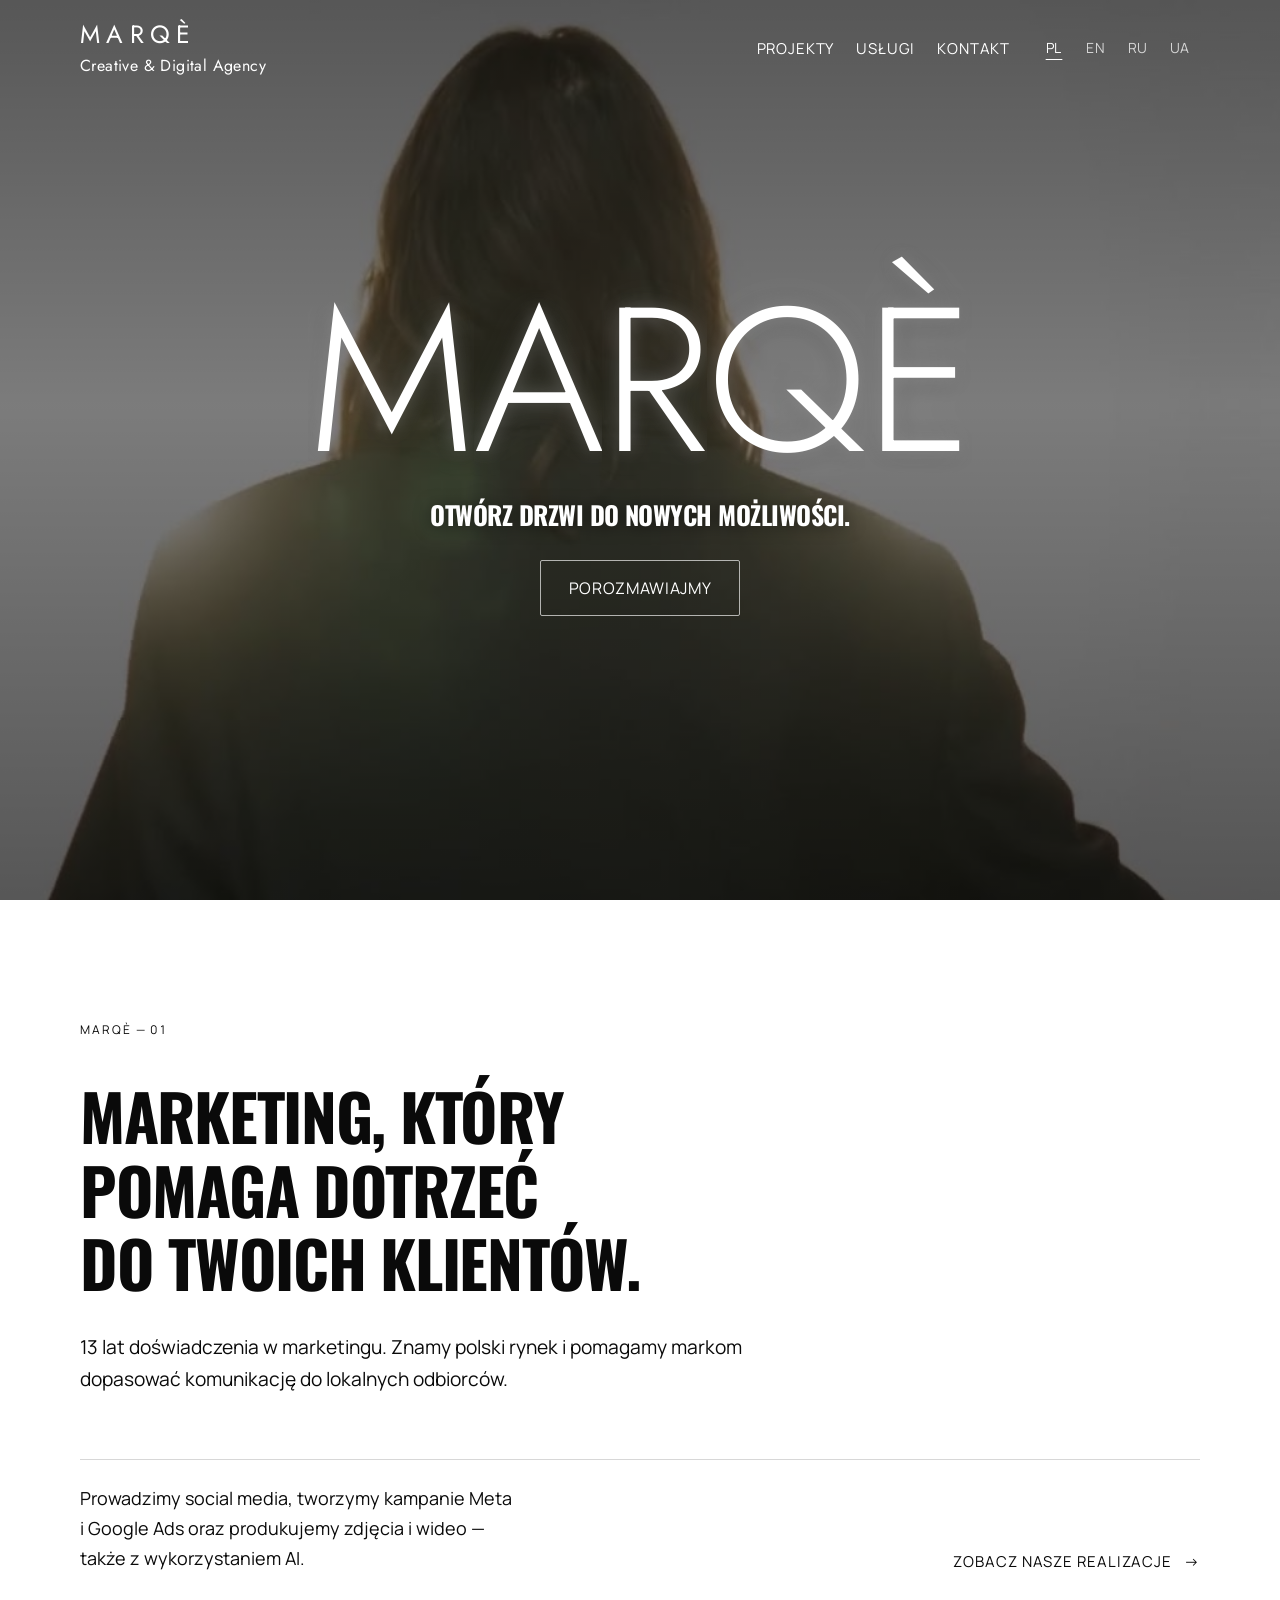
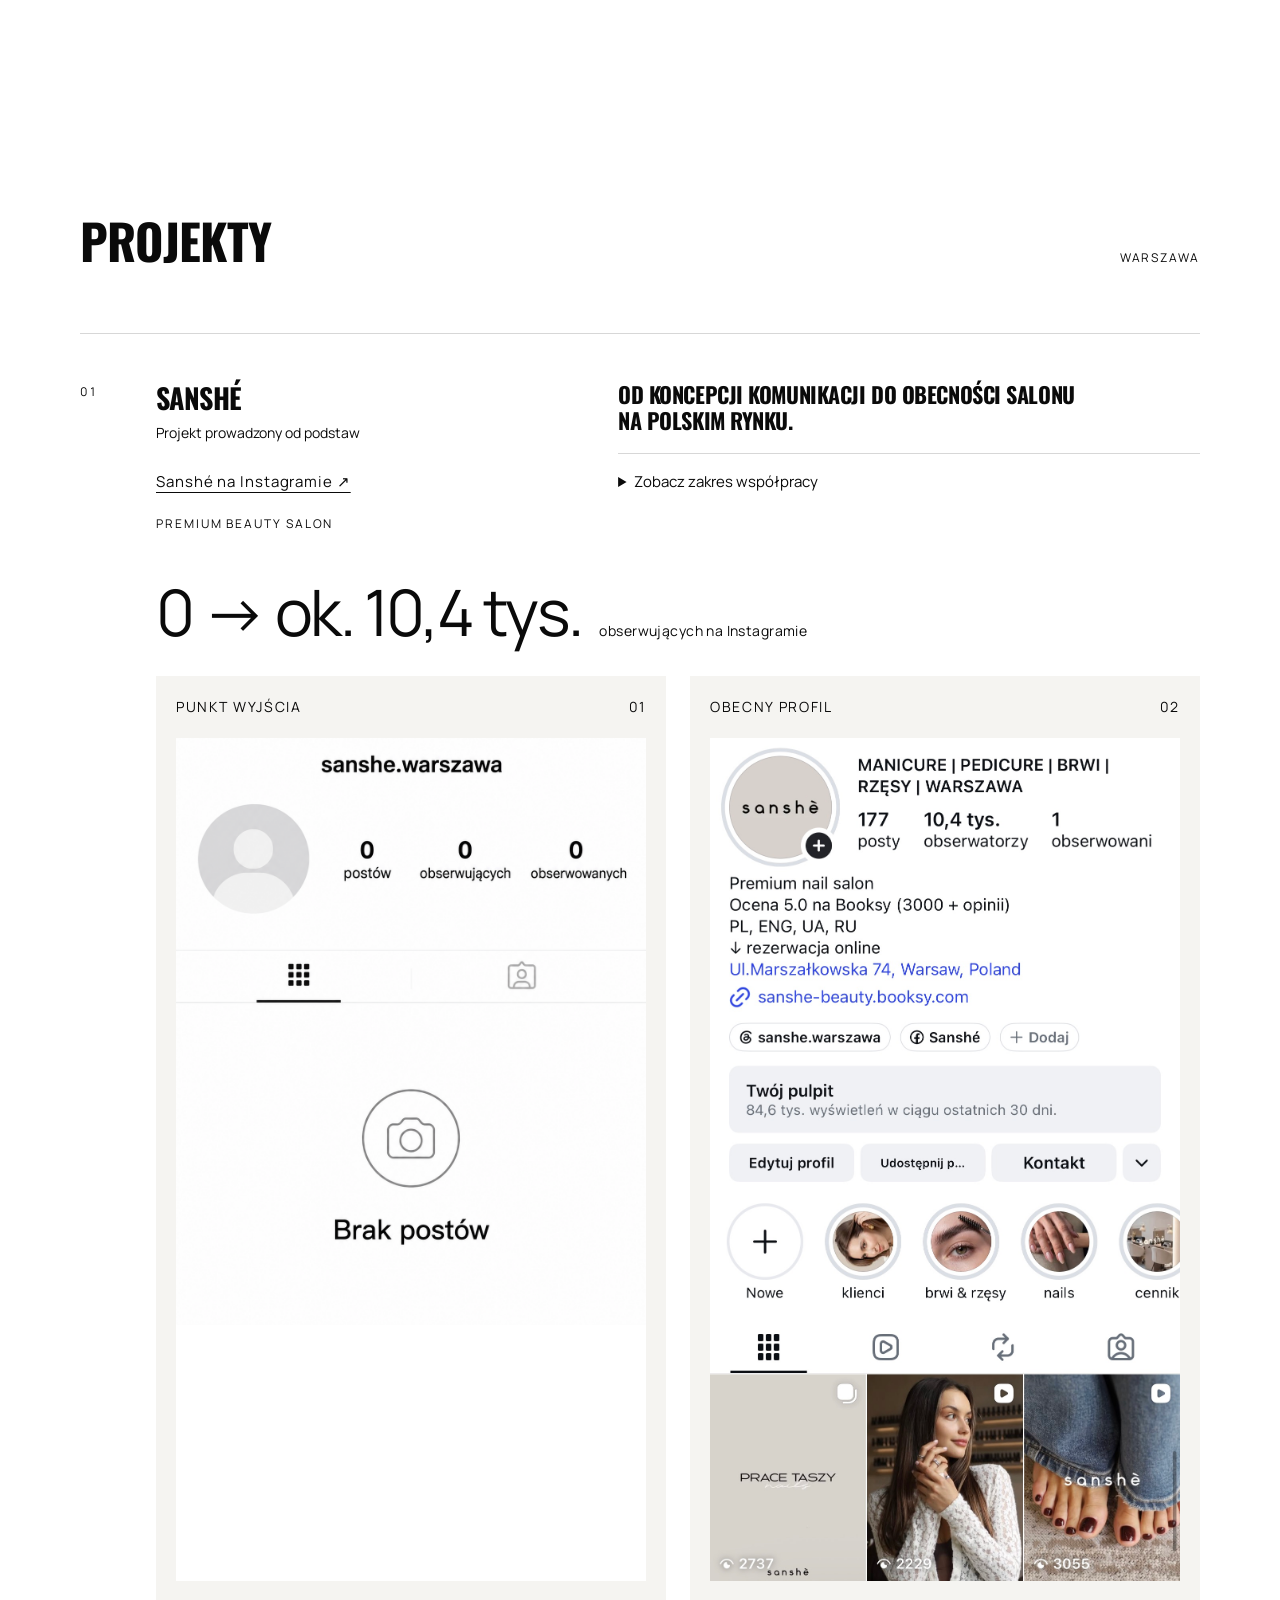
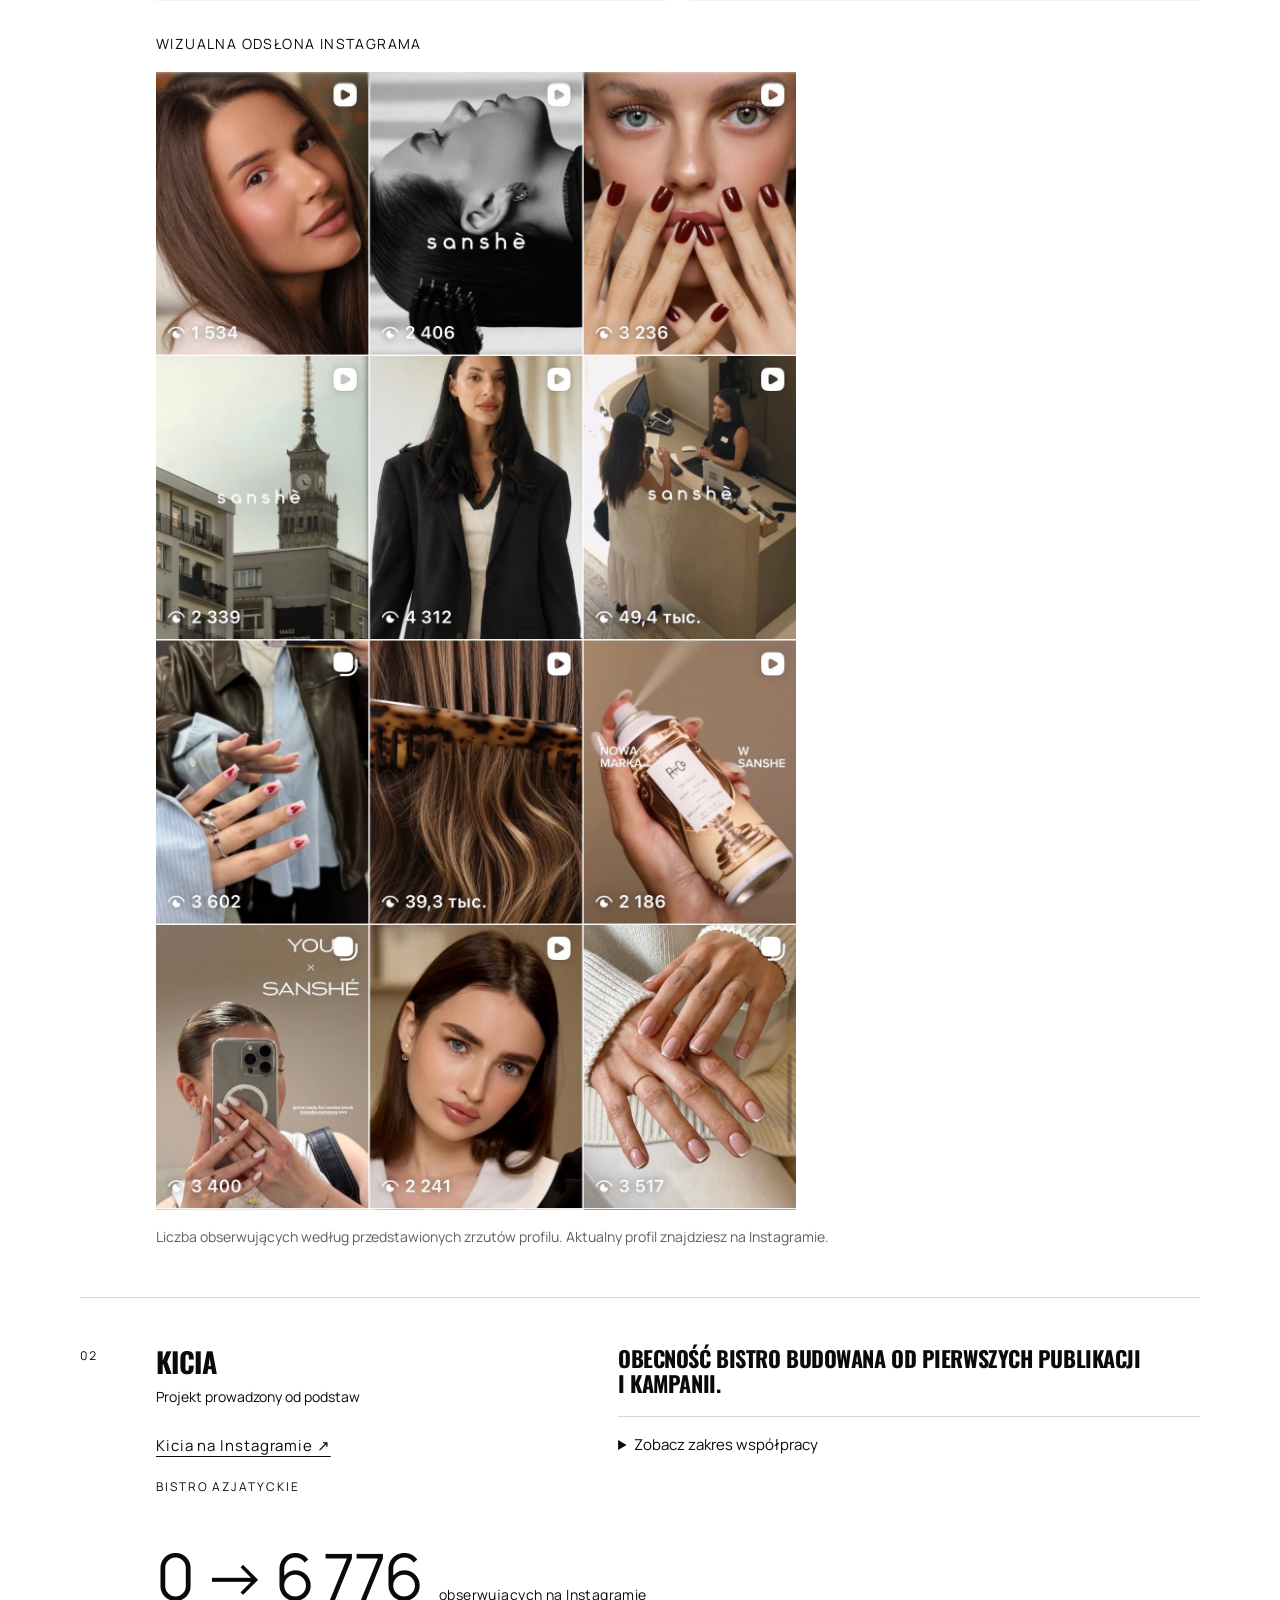
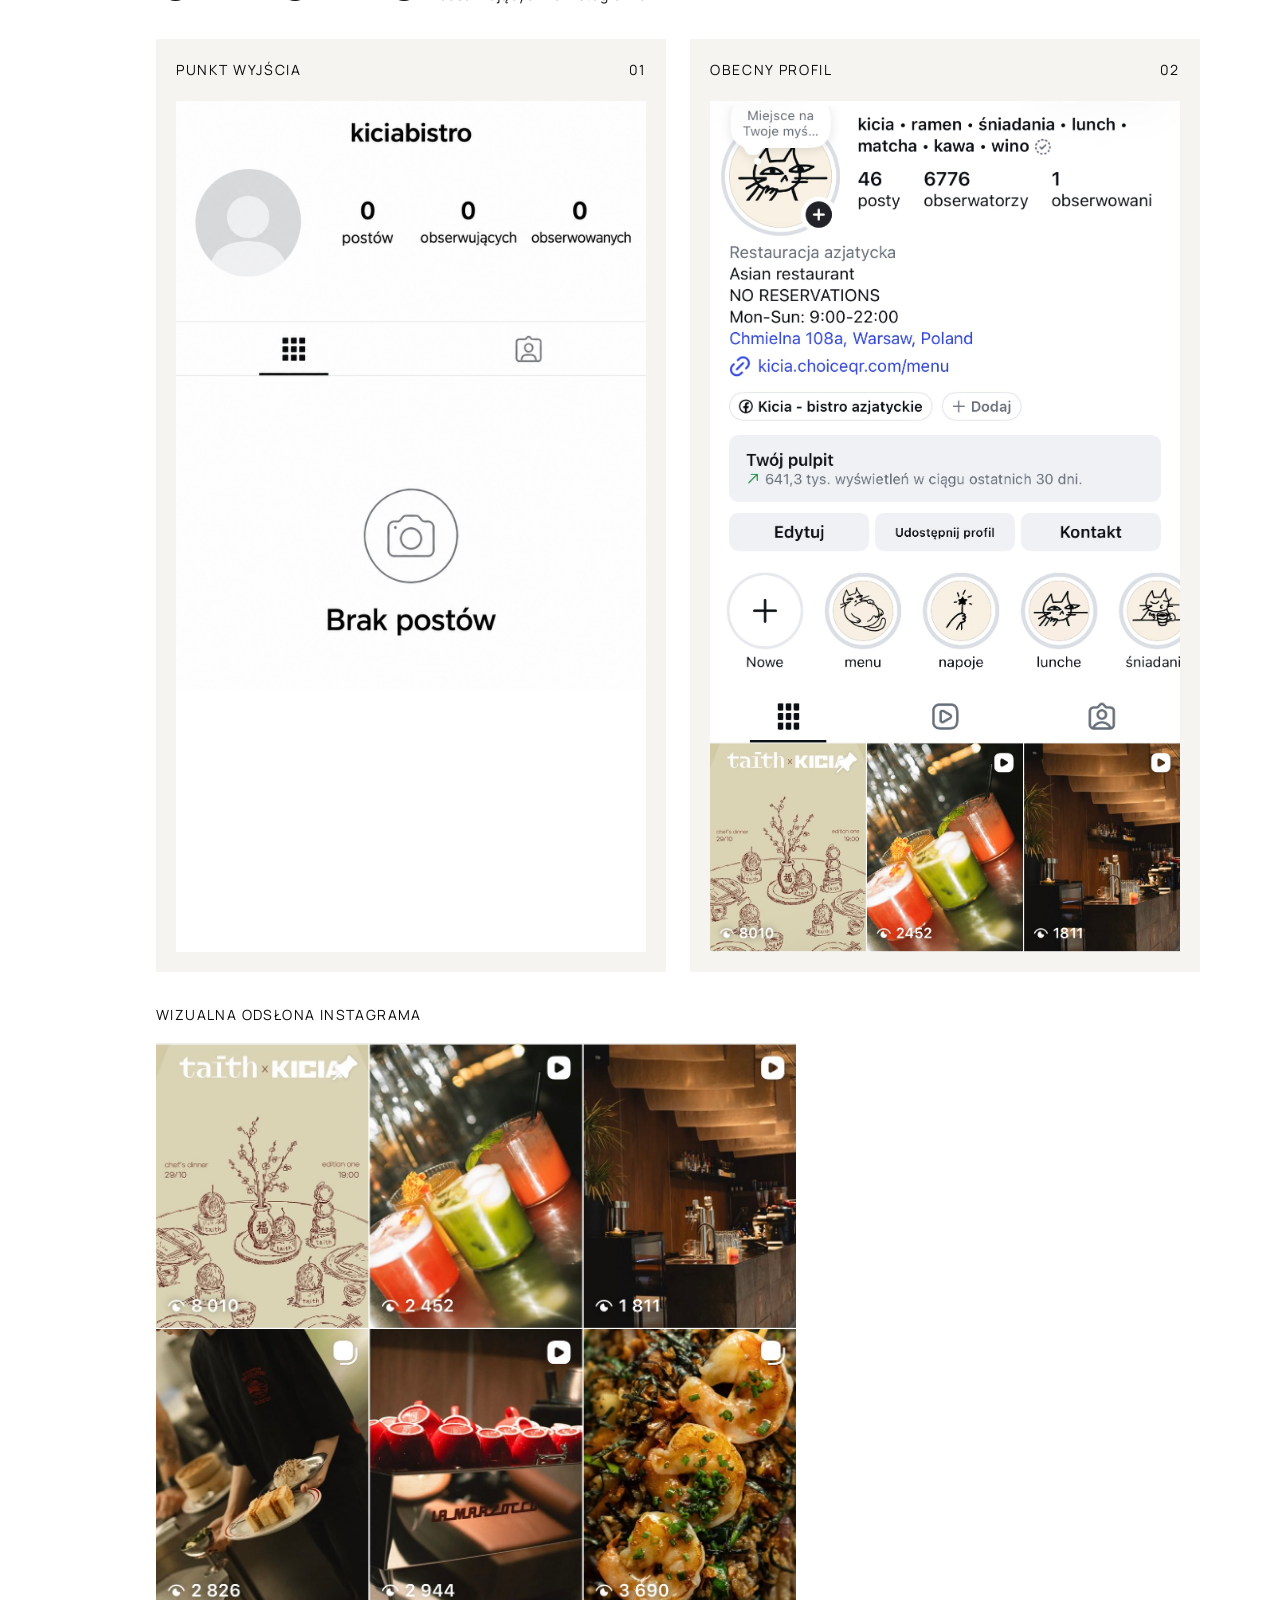
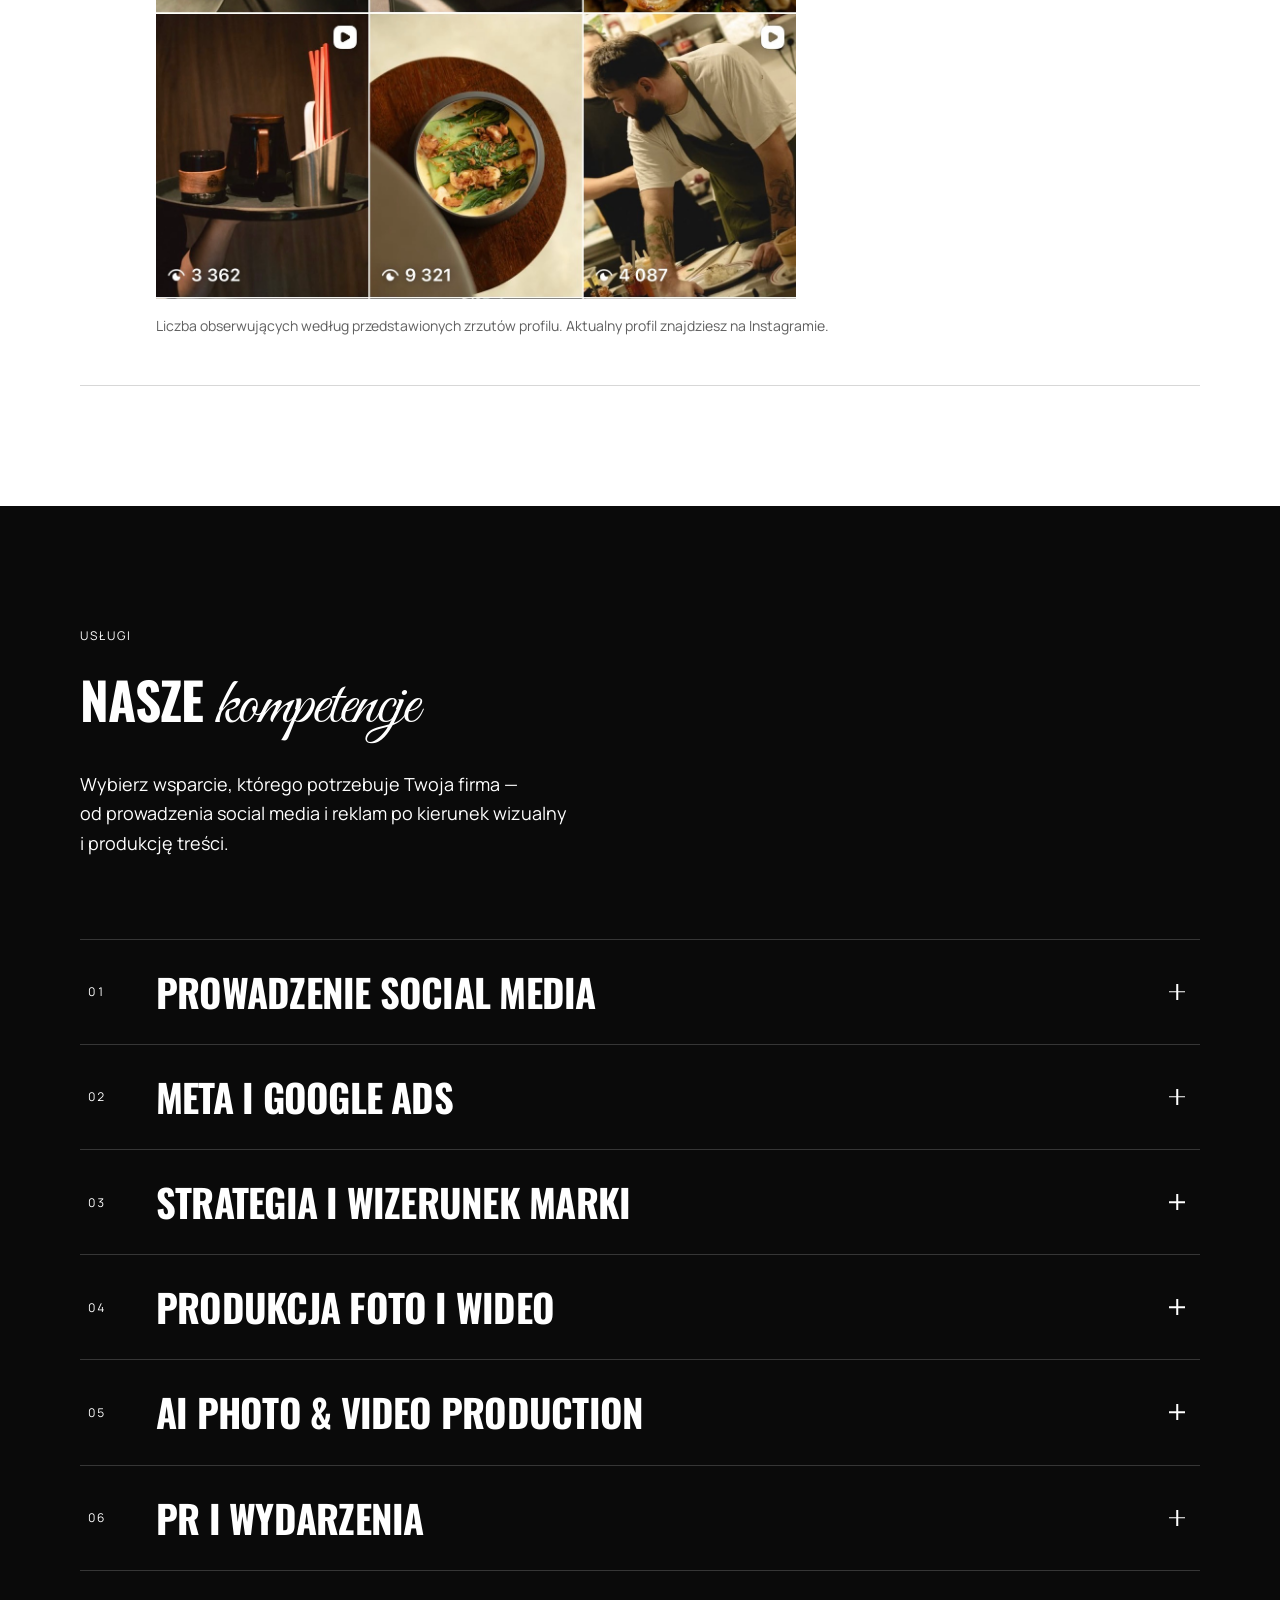
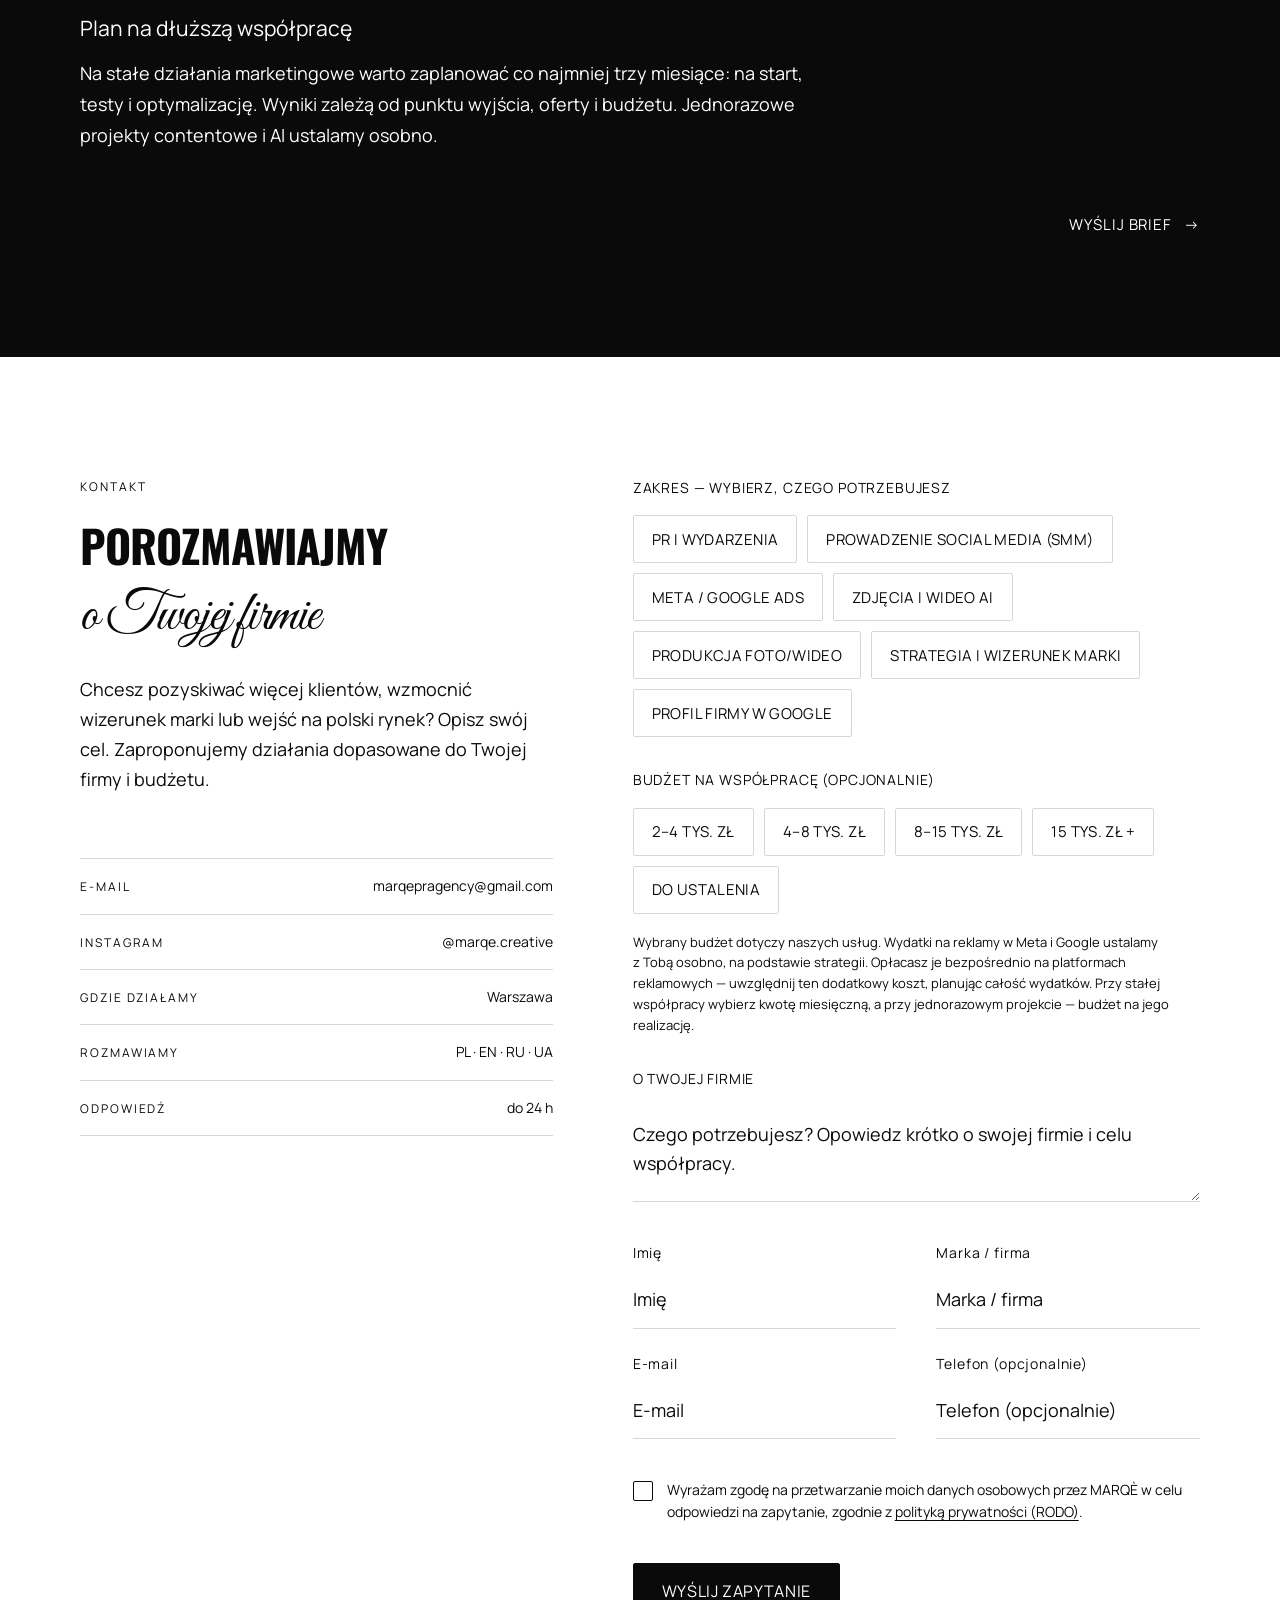
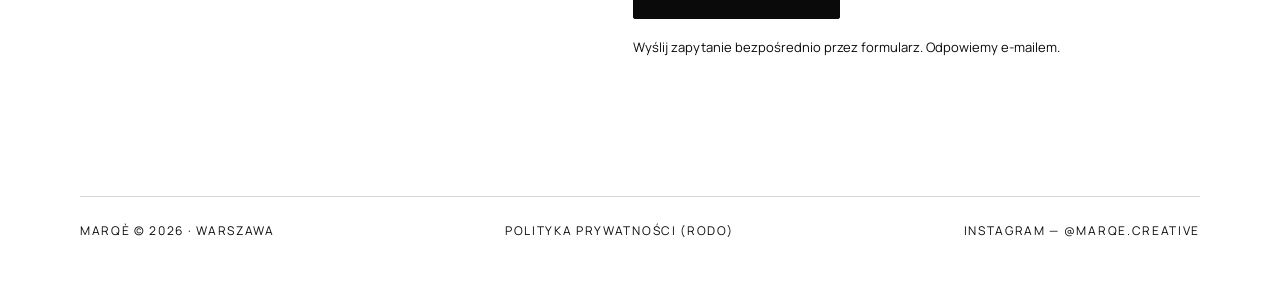
<file: type-01.html>
<!DOCTYPE html>
<html lang="pl">
<head>
<meta charset="UTF-8">
<meta name="viewport" content="width=device-width, initial-scale=1">
<title>MARQÈ — Digital Agency · Warszawa</title>
<meta name="description" content="MARQÈ — Creative &amp; Digital Agency. Warszawa. Social media, Meta i Google Ads, strategia marki oraz produkcja foto i wideo, także z AI.">
<link rel="preconnect" href="https://fonts.googleapis.com">
<link rel="preconnect" href="https://fonts.gstatic.com" crossorigin>
<link href="https://fonts.googleapis.com/css2?family=Jost:wght@300;400;500&family=Manrope:wght@300;400;500&family=Literata:ital,wght@1,200;1,300&family=Instrument+Serif:ital@0;1&display=swap" rel="stylesheet">
<style>
:root{
  --black:#0A0A0A;
  --white:#FFFFFF;
  --grey:#0A0A0A;
  --grey-inv:#FFFFFF;
  --line:rgba(10,10,10,.16);
  --line-inv:rgba(255,255,255,.18);
  --pad:120px;
  --s2:16px; --s3:24px; --s4:40px; --s5:64px; --s6:96px; --s7:140px;
  --fs-h1:16vw;
  --fs-h2:clamp(38px,4.6vw,64px);
  --fs-body:17px;
  --r:2px;
  --ease:cubic-bezier(.22,1,.36,1);
  --serif:'Instrument Serif',Georgia,serif;
}
*{margin:0;padding:0;box-sizing:border-box}
html{scroll-behavior:auto}
@media(pointer:coarse){html{scroll-behavior:smooth}}
body{
  font-family:'Jost',system-ui,sans-serif;
  font-weight:400;
  background:var(--white);
  color:var(--black);
  font-size:var(--fs-body);
  line-height:1.6;
  -webkit-font-smoothing:antialiased;
}
a{color:inherit;text-decoration:none}
button{font:inherit;background:none;border:0;cursor:pointer;color:inherit}
::selection{background:var(--black);color:var(--white)}
:focus-visible{outline:2px solid currentColor;outline-offset:3px}
.micro{font-size:12px;letter-spacing:.16em;text-transform:uppercase;font-weight:400}
em.sx{font-family:var(--serif);font-style:italic;font-weight:400;letter-spacing:0;text-transform:none}

/* ---------- preloader ---------- */
.loader{position:fixed;inset:0;background:var(--black);color:var(--white);z-index:300;display:none;align-items:flex-end;justify-content:space-between;padding:40px 48px;transition:clip-path .9s var(--ease)}
html.js .loader{display:flex}
.loader.done{clip-path:inset(0 0 100% 0)}
.loader .lw{font-weight:400;letter-spacing:.28em;font-size:13px;text-transform:uppercase}
.loader .count{font-size:clamp(60px,9vw,120px);font-weight:300;line-height:1;font-variant-numeric:tabular-nums}

/* ---------- nav ---------- */
.nav{position:fixed;top:0;left:0;right:0;z-index:120;display:flex;justify-content:space-between;align-items:center;padding:26px var(--pad);mix-blend-mode:difference;color:#fff}
.nav .logo{font-weight:500;letter-spacing:.3em;font-size:15px}
.nav .right{display:flex;align-items:center;gap:var(--s4)}
.nav ul{display:flex;gap:var(--s4);list-style:none}
.nav a,.nav .lng button{font-size:13px;letter-spacing:.16em;text-transform:uppercase;font-weight:400;position:relative}
.nav ul a::after{content:"";position:absolute;left:0;bottom:-4px;width:100%;height:1px;background:#fff;transform:scaleX(0);transform-origin:right;transition:transform .5s var(--ease)}
.nav ul a:hover::after{transform:scaleX(1);transform-origin:left}
.nav .lng{display:flex;gap:10px;align-items:center}
.nav .lng button{opacity:.55;text-decoration:none;transition:opacity .3s}
.nav .lng button.on{opacity:1}
.nav .lng .sep{opacity:.35}
.burger{display:none;width:40px;height:40px;position:relative;z-index:130}
.burger span{position:absolute;left:8px;right:8px;height:1.5px;background:#fff;transition:transform .45s var(--ease),top .45s var(--ease),opacity .3s}
.burger span:nth-child(1){top:15px}
.burger span:nth-child(2){top:24px}
html.menu-open .burger span:nth-child(1){top:19.5px;transform:rotate(45deg)}
html.menu-open .burger span:nth-child(2){top:19.5px;transform:rotate(-45deg)}
.m-menu{position:fixed;inset:0;background:var(--black);color:var(--white);z-index:110;display:flex;flex-direction:column;justify-content:center;padding:0 var(--pad);opacity:0;pointer-events:none;transition:opacity .45s var(--ease)}
html.menu-open .m-menu{opacity:1;pointer-events:auto}
.m-menu a{font-size:clamp(34px,9vw,54px);font-weight:300;text-transform:uppercase;letter-spacing:.02em;padding:14px 0;border-bottom:1px solid var(--line-inv);opacity:0;transform:translateY(22px);transition:opacity .5s var(--ease),transform .5s var(--ease)}
html.menu-open .m-menu a{opacity:1;transform:none}
.m-menu .m-lng{margin-top:var(--s4);display:flex;gap:16px}
.m-menu .m-lng button{font-size:14px;letter-spacing:.2em;text-transform:uppercase;opacity:.55}
.m-menu .m-lng button.on{opacity:1}

/* ---------- buttons: print rectangle + dual-label ---------- */
.btn{display:inline-block;padding:16px 34px;border:1px solid var(--black);border-radius:var(--r);font-size:12px;letter-spacing:.18em;text-transform:uppercase;font-weight:400;transition:background .5s var(--ease),color .5s var(--ease),border-color .5s var(--ease)}
.btn .tx{display:block;position:relative;overflow:hidden}
.btn .l{display:block;transition:transform .55s var(--ease)}
.btn .l2{position:absolute;top:100%;left:0;width:100%;text-align:center}
.btn:hover .l{transform:translateY(-100%)}
.btn.solid{background:var(--black);color:var(--white)}
.btn.solid:hover{background:transparent;color:var(--black)}
.btn.ghost:hover{background:var(--black);color:var(--white)}
/* inline arrow link */
.linkline{display:inline-flex;align-items:baseline;gap:12px;font-size:14px;letter-spacing:.18em;text-transform:uppercase;font-weight:400;position:relative}
.linkline::after{content:"";position:absolute;left:0;bottom:-5px;height:1px;width:100%;background:currentColor;transform:scaleX(0);transform-origin:left;transition:transform .55s var(--ease)}
.linkline:hover::after{transform:scaleX(1)}
.linkline .ar{transition:transform .45s var(--ease)}
.linkline:hover .ar{transform:translateX(8px)}

/* ============ HERO — scroll-scrub ============ */
#scroll-container{position:relative;height:calc(var(--vh,100vh)*3)}
.hero{position:sticky;top:0;height:var(--vh,100vh);overflow:hidden;background:var(--black);color:var(--white);z-index:1}
.hero::after{content:"";position:absolute;inset:0;background:linear-gradient(to bottom,rgba(0,0,0,.12) 0%,rgba(0,0,0,0) 40%,rgba(0,0,0,.55) 100%);pointer-events:none;z-index:1}
.hero-media{position:absolute;inset:0}
.hero-media video,.hero-media img{position:absolute;inset:0;width:100%;height:100%;object-fit:cover;display:block}
.hero-inner{position:relative;z-index:2;height:100%;display:flex;flex-direction:column;align-items:center;justify-content:center;text-align:center;padding:0 var(--pad);will-change:transform,opacity}
.hero h1{font-size:var(--fs-h1);font-weight:300;line-height:.94;letter-spacing:-.01em;text-transform:uppercase;display:flex;justify-content:center;user-select:none;text-shadow:0 2px 30px rgba(0,0,0,.45)}
.hero h1 .chm{display:inline-block;overflow:hidden;padding-top:.22em;margin-top:-.22em}
.hero h1 .ch{display:inline-block;transform:translateY(-118%);opacity:0;filter:blur(5px);transition:transform .9s cubic-bezier(.16,1,.3,1),opacity .55s ease,filter .7s ease}
html:not(.js) .hero h1 .ch{transform:none;opacity:1;filter:none}
.hero.in h1 .ch{transform:translateY(0);opacity:1;filter:blur(0)}
.hero .meta{margin-top:var(--s3);display:flex;flex-direction:column;gap:6px;letter-spacing:.3em;font-size:13px;text-transform:uppercase;color:#fff;text-shadow:0 1px 16px rgba(0,0,0,.5)}
.hero .cta{margin-top:var(--s4)}
.hero .cta .btn{border-color:rgba(255,255,255,.65);background:transparent;color:var(--white)}
.hero .cta .btn:hover,.hero .cta .btn:focus-visible,.hero .cta .btn:active{background:transparent;color:var(--white);border-color:#fff}
.scroll-cue{position:absolute;left:50%;bottom:52px;transform:translateX(-50%);width:1px;height:44px;overflow:hidden;z-index:2}
.scroll-cue::before{content:"";position:absolute;left:0;top:-100%;width:1px;height:100%;background:rgba(255,255,255,.7);animation:cue 1.8s var(--ease) infinite}
@keyframes cue{to{top:100%}}
#hero-overlay{position:absolute;inset:0;z-index:3;display:flex;flex-direction:column;align-items:center;justify-content:center;text-align:center;padding:0 var(--pad);opacity:0;pointer-events:none;will-change:transform,opacity}
#hero-overlay .o-label{font-size:12px;letter-spacing:.28em;text-transform:uppercase;color:#fff;margin-bottom:var(--s3)}
#hero-overlay .o-title{font-size:clamp(34px,5.4vw,82px);font-weight:300;line-height:1.12;letter-spacing:-.01em;text-shadow:0 2px 30px rgba(0,0,0,.5)}
#hero-overlay .o-title em.sx{font-size:1.04em}

/* section 2 — manifest, asymmetric */
#section-2{position:sticky;top:0;height:var(--vh,100vh);z-index:20;will-change:transform;background:var(--white);color:var(--black);border-radius:24px 24px 0 0;box-shadow:0 -32px 80px rgba(0,0,0,.35);overflow:hidden;transform:translateY(101%)}
.s2-inner{height:100%;display:flex;flex-direction:column;justify-content:center;padding:0 var(--pad);max-width:1600px}
.s2-idx{font-size:12px;letter-spacing:.16em;text-transform:uppercase;color:var(--grey);margin-bottom:var(--s4);font-variant-numeric:tabular-nums}
.s2-title{font-size:clamp(40px,6vw,96px);font-weight:300;line-height:1.06;letter-spacing:-.02em;max-width:14ch}
.s2-title em.sx{font-size:1.05em}
.s2-bottom{display:flex;justify-content:space-between;align-items:flex-end;gap:var(--s4);margin-top:var(--s5);border-top:1px solid var(--line);padding-top:var(--s3)}
.s2-note{color:var(--grey);max-width:46ch;font-size:16px;line-height:1.7}

/* ---------- sections shared ---------- */
section{padding:var(--s7) var(--pad)}
.sec-head{display:flex;align-items:baseline;justify-content:space-between;margin-bottom:var(--s5)}
.sec-head h2{font-size:var(--fs-h2);font-weight:300;letter-spacing:-.015em;line-height:1.05}
.sec-head .tag{color:var(--grey)}
.rv{opacity:0;transform:translateY(40px);transition:opacity .9s var(--ease),transform .9s var(--ease)}
html:not(.js) .rv{opacity:1;transform:none}
.rv.in{opacity:1;transform:none}

/* ---------- projekty ---------- */
#work{position:relative;padding-top:var(--s7)}
.work-list{border-top:1px solid var(--line)}
.work-row{display:grid;grid-template-columns:70px 1fr 1.1fr 40px;align-items:center;gap:var(--s3);padding:44px 8px;border-bottom:1px solid var(--line)}
.work-row .idx{font-size:12px;letter-spacing:.14em;color:var(--grey);font-variant-numeric:tabular-nums}
.work-row .nm{display:flex;flex-direction:column;gap:8px}
.work-row .name{font-size:clamp(30px,3.4vw,50px);font-weight:300;letter-spacing:.04em;text-transform:uppercase;transition:transform .5s var(--ease)}
.work-row:hover .name{transform:translateX(16px)}
.work-row .type{font-size:12px;letter-spacing:.16em;text-transform:uppercase;color:var(--grey)}
.work-row .tags{font-size:13px;letter-spacing:.08em;text-transform:uppercase;color:var(--grey);line-height:1.9}
.work-row .tags .more{color:var(--black);font-weight:400;white-space:nowrap}
.work-row .arrow{font-size:22px;transform:translateX(-10px);opacity:0;transition:transform .5s var(--ease),opacity .5s var(--ease)}
.work-row:hover .arrow{transform:none;opacity:1}
.preview{position:fixed;width:270px;aspect-ratio:4/5;z-index:90;pointer-events:none;opacity:0;transform:scale(.94);transition:opacity .4s var(--ease),transform .4s var(--ease);overflow:hidden;background:var(--black);border-radius:var(--r)}
.preview.on{opacity:1;transform:scale(1)}
.preview img{width:100%;height:100%;object-fit:cover;display:block}
.preview .ph{position:absolute;inset:0;display:flex;flex-direction:column;align-items:center;justify-content:center;gap:10px;color:var(--white)}
.preview .ph .t{letter-spacing:.28em;text-transform:uppercase;font-size:14px}
.preview .ph .spec{font-size:11px;letter-spacing:.16em;text-transform:uppercase;color:#fff}
.preview .frame{position:absolute;inset:12px;border:1px solid rgba(255,255,255,.28)}
.thumb{display:none}
@media(max-width:1024px){
  .preview{display:none}
  .thumb{display:block;aspect-ratio:4/5;max-width:240px;background:var(--black);position:relative;margin-bottom:var(--s2);overflow:hidden;border-radius:var(--r)}
  .thumb img{width:100%;height:100%;object-fit:cover;display:block}
  .thumb .ph{position:absolute;inset:0;display:flex;align-items:center;justify-content:center;color:#fff;font-size:12px;letter-spacing:.2em;text-transform:uppercase}
}

/* ---------- kompetencje ---------- */
.services{background:var(--black);color:var(--white);overflow:hidden}
.wwd-wrap{position:relative;margin-bottom:var(--s6)}
.svc-label{color:var(--white);margin-bottom:var(--s3);display:block}
.svc-h{font-size:clamp(46px,7.2vw,118px);font-weight:300;line-height:1.02;letter-spacing:-.02em}
.svc-h em.sx{font-size:1.04em}
.wwd-note{max-width:46ch;color:var(--white);margin-top:var(--s3);font-size:16px;line-height:1.7}
.acc{border-top:1px solid var(--line-inv)}
.acc-item{border-bottom:1px solid var(--line-inv)}
.acc-head{display:flex;align-items:center;gap:var(--s3);width:100%;text-align:left;padding:30px 8px;color:inherit}
.acc-head .a-idx{font-size:12px;letter-spacing:.14em;color:var(--grey-inv);font-variant-numeric:tabular-nums;width:44px;flex-shrink:0}
.acc-head .a-name{font-size:clamp(26px,3vw,44px);font-weight:300;letter-spacing:-.01em;transition:transform .5s var(--ease);flex:1}
.acc-head:hover .a-name{transform:translateX(12px)}
.a-plus{width:30px;height:30px;position:relative;flex-shrink:0}
.a-plus::before,.a-plus::after{content:"";position:absolute;background:#fff;transition:transform .5s var(--ease)}
.a-plus::before{left:50%;top:7px;bottom:7px;width:1.5px;transform:translateX(-50%)}
.a-plus::after{top:50%;left:7px;right:7px;height:1.5px;transform:translateY(-50%)}
.acc-item.open .a-plus::before{transform:translateX(-50%) rotate(90deg)}
.acc-item.open .a-plus{transform:rotate(45deg)}
.a-plus{transition:transform .5s var(--ease)}
.acc-body{display:grid;grid-template-rows:0fr;transition:grid-template-rows .65s var(--ease)}
.acc-item.open .acc-body{grid-template-rows:1fr}
.acc-clip{overflow:hidden;min-height:0}
.acc-in{padding:6px 8px 44px 44px;display:flex;flex-direction:column;gap:24px;max-width:820px;margin-left:auto}
.a-it{display:grid;grid-template-columns:26px 1fr;gap:14px;align-items:start;opacity:0;transform:translateY(14px);transition:opacity .5s var(--ease),transform .5s var(--ease)}
.acc-item.open .a-it{opacity:1;transform:none}
.a-arrow{color:#fff;line-height:1.6}
.a-t{font-weight:400;font-size:18px}
.a-d{color:var(--grey-inv);font-size:15px;line-height:1.7;margin-top:4px;max-width:60ch}
.svc-cta{display:flex;justify-content:flex-end;margin-top:var(--s5)}

/* ---------- kontakt + brief ---------- */
.contact{padding-bottom:var(--s5)}
.contact-grid{display:grid;grid-template-columns:1fr 1.2fr;gap:var(--s6)}
.contact .lead{color:var(--grey);margin-bottom:var(--s3)}
.contact h2{font-size:clamp(36px,4vw,58px);font-weight:300;line-height:1.12;letter-spacing:-.015em;max-width:17ch}
.contact h2 em.sx{font-size:1.04em}
.contact .c-note{margin-top:var(--s3);color:var(--grey);max-width:40ch;font-size:16px;line-height:1.7}
.c-details{margin-top:var(--s5);border-top:1px solid var(--line)}
.c-row{display:flex;justify-content:space-between;gap:var(--s3);padding:16px 0;border-bottom:1px solid var(--line);font-size:14px}
.c-row .k{letter-spacing:.16em;text-transform:uppercase;font-size:12px;color:var(--grey);padding-top:2px}
.c-row a:hover{opacity:.6}
.f-block{margin-bottom:var(--s5)}
.f-label{display:block;margin-bottom:var(--s2);color:var(--grey)}
.chips{display:flex;flex-wrap:wrap;gap:10px}
.chip{padding:11px 18px;border:1px solid var(--line);border-radius:var(--r);font-size:12px;letter-spacing:.12em;text-transform:uppercase;transition:background .35s var(--ease),color .35s var(--ease),border-color .35s var(--ease)}
.chip:hover{border-color:var(--black)}
.chip.on{background:var(--black);color:var(--white);border-color:var(--black)}
.f-input{width:100%;border:0;border-bottom:1px solid var(--line);background:transparent;padding:14px 0;font:inherit;color:var(--black);border-radius:0;transition:border-color .3s}
.f-input:focus{outline:none;border-color:var(--black)}
.f-input::placeholder{color:var(--grey)}
textarea.f-input{resize:none;min-height:96px}
.f-two{display:grid;grid-template-columns:1fr 1fr;gap:var(--s4)}
.consent{display:flex;gap:14px;align-items:flex-start;margin:var(--s4) 0;color:var(--grey);font-size:14px;line-height:1.55;cursor:pointer}
.consent .box{flex-shrink:0;width:20px;height:20px;border:1px solid var(--black);border-radius:var(--r);margin-top:2px;position:relative;transition:background .3s}
.consent.on .box{background:var(--black)}
.consent.on .box::after{content:"";position:absolute;inset:0;background:linear-gradient(45deg,transparent 44%,#fff 46%,#fff 54%,transparent 56%) no-repeat}
.consent a{text-decoration:underline;text-underline-offset:3px}
.f-err{color:var(--black);font-size:14px;margin-top:var(--s2);min-height:22px;border-left:2px solid var(--black);padding-left:12px;display:none}
.f-err.show{display:block}
.btn.submit{background:var(--black);color:var(--white);border-color:var(--black)}
.btn.submit:hover{background:transparent;color:var(--black)}
.f-sent{display:none;margin-top:var(--s2);color:var(--grey)}
.f-sent.show{display:block}
.foot{margin-top:var(--s7);border-top:1px solid var(--line);padding-top:var(--s3);display:flex;justify-content:space-between;gap:var(--s3);font-size:12px;letter-spacing:.14em;text-transform:uppercase;color:var(--grey);flex-wrap:wrap}
.foot a:hover{color:var(--black)}

/* ---------- cookie bar (compact) ---------- */
.cookies{position:fixed;left:0;right:0;bottom:0;z-index:150;background:var(--black);color:var(--white);padding:14px var(--pad);display:none;gap:var(--s3);align-items:center;justify-content:space-between;flex-wrap:wrap}
.cookies.show{display:flex}
.cookies p{font-size:13px;line-height:1.55;color:var(--grey-inv);max-width:60ch}
.cookies p a{text-decoration:underline;text-underline-offset:3px;color:#fff}
.cookies .cbtns{display:flex;gap:22px;align-items:center}
.cookies .cbtn{font-size:12px;letter-spacing:.16em;text-transform:uppercase;border-bottom:1px solid rgba(255,255,255,.5);padding-bottom:2px;transition:border-color .3s,opacity .3s}
.cookies .cbtn:hover{border-color:#fff}
.cookies .cbtn.primary{border:1px solid #fff;border-radius:var(--r);padding:9px 16px}
.cookies .cbtn.primary:hover{background:#fff;color:var(--black)}

/* ---------- fallbacks ---------- */
html:not(.js) #scroll-container,html.no-scrub #scroll-container{height:auto}
html:not(.js) .hero,html.no-scrub .hero{position:relative;height:100vh}
html:not(.js) #section-2,html.no-scrub #section-2{position:relative;height:auto;min-height:60vh;transform:none!important;border-radius:0;box-shadow:none;padding:var(--s7) 0}
html:not(.js) #hero-overlay,html.no-scrub #hero-overlay{display:none}
html:not(.js) .s2-inner,html.no-scrub .s2-inner{height:auto}
html:not(.js) .a-it{opacity:1;transform:none}

/* ---------- responsive ---------- */
@media(max-width:1024px){
  :root{--pad:56px;--s7:110px}
  .contact-grid{grid-template-columns:1fr;gap:var(--s5)}
  .work-row{grid-template-columns:52px 1fr 40px;grid-template-areas:"idx thumb thumb" "idx nm arrow" "idx tags tags";align-items:start}
  .work-row .idx{grid-area:idx}
  .work-row .thumb{grid-area:thumb}
  .work-row .nm{grid-area:nm}
  .work-row .tags{grid-area:tags}
  .work-row .arrow{grid-area:arrow;align-self:center}
  .acc-in{margin-left:0;max-width:none;padding-left:44px}
}
@media(max-width:760px){
  .nav .right ul,.nav .right .lng{display:none}
  .burger{display:block}
}
@media(max-width:640px){
  :root{--pad:22px;--fs-h1:19vw;--s7:90px;--s6:64px;--s5:48px}
  .nav{padding:20px 22px}
  .m-menu{padding:0 22px}
  .btn{padding:14px 26px}
  .work-row{grid-template-columns:44px 1fr;grid-template-areas:"idx thumb" "idx nm" "tags tags";gap:12px;padding:32px 4px}
  .work-row .arrow{display:none}
  .work-row:hover .name{transform:none}
  .sec-head{flex-direction:column;gap:10px;align-items:flex-start}
  .acc-head{padding:24px 4px;gap:14px}
  .acc-head .a-idx{width:34px}
  .acc-head:hover .a-name{transform:none}
  .acc-in{padding-left:0}
  .f-two{grid-template-columns:1fr}
  .s2-bottom{flex-direction:column;align-items:flex-start}
  .cookies{padding:14px 22px}
  .loader{padding:24px}
}
@media(prefers-reduced-motion:reduce){
  *,*::before,*::after{animation:none!important;transition:none!important}
  html.js .loader{display:none}
  .hero h1 .ch,.rv,.a-it{transform:none!important;opacity:1!important}
  .wwd .outline{transform:skewX(-8deg)!important}
  .wwd .solid{transform:none!important}
  html{scroll-behavior:auto}
}

/* Usability refinement */
:focus-visible{outline:2px solid currentColor;outline-offset:5px}
.chip,.cbtn,.lng button,.m-lng button{min-height:44px}
.field-label{display:block;font-size:12px;line-height:1.5;margin:0 0 8px}
.field-wrap{min-width:0}
.hero-description{max-width:560px;margin:22px auto 0;text-align:center;font-size:clamp(14px,1.5vw,18px);line-height:1.6;padding:0 24px}
.form-note{font-size:13px;line-height:1.6;margin:18px 0}
.skip-link{position:fixed;top:-100px;left:16px;z-index:99999;background:#fff;color:#111;padding:14px}
.skip-link:focus{top:16px}
@media(max-width:700px){.f-input{font-size:16px}.hero-description{max-width:360px}}

/* Film hero: a downward wordmark reveal synchronized to the door opening. */
.hero .meta,.hero .cta{opacity:0;transform:translateY(10px);transition:opacity .8s ease,transform .8s cubic-bezier(.16,1,.3,1)}
.hero.in .meta,.hero.in .cta,html:not(.js) .hero .meta,html:not(.js) .hero .cta{opacity:1;transform:none}
.hero.in .meta{transition-delay:.35s}
.hero.in .cta{transition-delay:.55s}
@media(prefers-reduced-motion:reduce){.hero h1 .ch{filter:none!important}.hero .meta,.hero .cta{opacity:1;transform:none}}
#scroll-container{height:auto}
.hero{position:relative;height:100svh;min-height:540px}
#section-2{position:relative;height:auto;min-height:65vh;transform:none;border-radius:0;box-shadow:none;padding:var(--s7) 0}
.s2-inner{height:auto}
.hero::after{background:linear-gradient(180deg,rgba(0,0,0,.18),transparent 35%,rgba(0,0,0,.3));transition:background 1s}
.hero.in::after{background:linear-gradient(180deg,rgba(0,0,0,.65),rgba(0,0,0,.5) 45%,rgba(0,0,0,.65))}
.nav.over-film{mix-blend-mode:normal;background:linear-gradient(180deg,rgba(0,0,0,.65),transparent);color:#fff}
.hero-inner{opacity:0;visibility:hidden;transition:opacity .35s ease,visibility .35s}
.hero.in .hero-inner,html:not(.js) .hero-inner{opacity:1;visibility:visible}
.hero .meta{font-size:11px;letter-spacing:.22em;line-height:1.8}
.hero .cta{margin-top:28px}
.film-controls{position:absolute;z-index:4;bottom:28px;right:var(--pad);display:flex;gap:18px;color:#fff}
.film-controls button{min-height:44px;padding:10px 0;font-size:11px;letter-spacing:.1em;text-transform:uppercase;text-shadow:0 1px 8px #000}
.film-controls button:hover{text-decoration:underline;text-underline-offset:5px}
.film-controls [hidden]{display:none}
html:not(.js) .film-controls{display:none}
.scroll-cue{bottom:30px}
@media(max-width:600px){.hero{min-height:500px}.film-controls{bottom:18px;gap:14px}.scroll-cue{left:var(--pad);bottom:28px}.hero .cta .btn{padding:16px 22px;font-size:10px}}
@media(prefers-reduced-motion:reduce){.hero-inner{opacity:1;visibility:visible}.hero::after{background:rgba(0,0,0,.48)}}


/* Preview: permanent agency descriptor, cinematic final message. */
.nav .logo{display:flex;flex-direction:column;align-items:flex-start;gap:7px;text-decoration:none}
.nav .logo .agency-label{font-size:11px;line-height:1.3;letter-spacing:.035em;text-transform:none;font-weight:400}
.hero .meta{margin-top:24px;max-width:620px}
.hero .hero-tagline{font-size:clamp(17px,2vw,26px);line-height:1.45;letter-spacing:.01em;text-transform:none;font-weight:300}
.hero .cta{margin-top:30px}
.hero .cta .btn{min-width:200px}
.s2-title{max-width:20ch;font-size:clamp(34px,5.2vw,74px)}
.intro-second{display:inline-block;font-size:.68em;line-height:1.25;margin-top:20px;max-width:24ch}
@media(max-width:600px){.nav .logo .agency-label{font-size:10px}.hero .meta{max-width:290px}.hero .cta .btn{font-size:11px}.s2-bottom{align-items:flex-start}.linkline{font-size:12px}}

.team-intro{font-size:clamp(20px,2.4vw,32px);line-height:1.5;max-width:900px}.team-grid{display:grid;grid-template-columns:1fr 1fr;gap:48px;margin:48px 0}.team-grid article{border-top:1px solid var(--line);padding-top:24px}.team-grid h3{font-size:32px;font-weight:300;margin-bottom:16px}.team-grid p,.team-location{color:var(--grey);line-height:1.8;max-width:54ch}@media(max-width:700px){.team-grid{grid-template-columns:1fr;gap:28px}.team-section .sec-head{align-items:flex-start;gap:20px;flex-direction:column}.nav ul{gap:24px}}

/* Editorial scale and accessible navigation */
:root{--pad:clamp(24px,6.25vw,120px)}
section[id]{scroll-margin-top:118px}
.nav{mix-blend-mode:normal;background:rgba(255,255,255,.97);color:var(--black);padding-top:20px;padding-bottom:20px;gap:32px;border-bottom:1px solid transparent;transition:background .25s,color .25s}
.nav .logo{display:flex;flex-direction:column;gap:6px;flex-shrink:0;align-items:flex-start}
.nav .logo>span:first-child{font-size:25px;line-height:1.15;letter-spacing:.25em;font-weight:400}
.nav .logo .agency-label{font-size:16px;line-height:1.4;letter-spacing:.025em;text-transform:none;font-weight:400}
.nav .right{gap:28px}.nav ul{gap:26px}
.nav ul a{display:inline-flex;align-items:center;min-height:44px;font-size:11px;letter-spacing:.12em}
.nav ul a::after{background:currentColor;bottom:4px}
.nav .lng button{min-width:36px;opacity:.75}.nav .lng button.on{opacity:1;text-decoration:underline;text-underline-offset:6px}
.nav.over-film{background:linear-gradient(180deg,rgba(0,0,0,.8),rgba(0,0,0,.3) 75%,transparent);color:#fff}
.nav.over-dark,html.menu-open .nav{background:var(--black);color:#fff}
.burger{width:44px;height:44px}.burger span{background:currentColor}
.m-menu{visibility:hidden}.m-menu[aria-hidden="false"]{visibility:visible}
html.menu-open{overflow:hidden}
.team-intro+.team-location{margin-top:28px;max-width:76ch}
.team-grid p{font-size:17px}.team-location{font-size:16px}
.a-d{font-size:16px;color:#dedede}.a-plus{transform:none!important}
.acc-item.open .a-plus::before{transform:translateX(-50%) rotate(90deg)}
.acc-head:focus-visible{outline-offset:-3px}
.work-row .arrow{opacity:1;transform:none}.work-row .tags{letter-spacing:.04em;font-size:12px}
.work-row .case-link{font-size:12px;letter-spacing:.06em;text-transform:none;margin-top:12px;text-decoration:underline;text-underline-offset:5px}
.work-row .thumb:not(:has(img)){display:none}
.preview:not(:has(img)){display:none}
.f-input:focus-visible{outline:2px solid currentColor;outline-offset:5px}
textarea.f-input{resize:vertical}.c-row{flex-wrap:wrap;gap:8px 20px}.c-row a{overflow-wrap:anywhere}
.btn[disabled]{opacity:.55;cursor:wait}.l2{pointer-events:none}
html:not(.js) .acc-body{grid-template-rows:1fr}
@media(min-width:761px) and (max-width:1100px){.nav .right ul,.nav .right .lng{display:none}.burger{display:block}}
@media(max-width:760px){.nav{padding:18px 24px;gap:16px}.nav .logo>span:first-child{font-size:23px}.nav .logo .agency-label{font-size:14px;letter-spacing:.01em}.m-menu{padding:105px 24px 24px;justify-content:flex-start;overflow-y:auto}.m-menu a{font-size:clamp(26px,6vw,38px);padding:10px 0}.m-menu .m-lng{margin-top:20px}.m-menu .m-lng button{min-width:44px;min-height:44px}.sec-head .tag{font-size:11px}.hero{min-height:560px}.team-grid{gap:28px}.s2-bottom{gap:28px}.s2-note{font-size:17px}.work-row{grid-template-columns:30px 1fr 24px;grid-template-areas:"idx nm arrow" ". tags tags";gap:14px}.work-row .arrow{display:block}.work-row .name{font-size:34px}.work-row .tags{font-size:11px}.acc-head .a-name{font-size:27px}.f-block{margin-bottom:36px}}
@media(max-width:360px){.nav .logo .agency-label{font-size:13px}.nav{padding-left:20px;padding-right:20px}.hero .hero-tagline{font-size:18px}}
@media(max-height:550px) and (orientation:landscape){.hero{min-height:480px}.m-menu{padding-top:100px;display:grid;grid-template-columns:1fr 1fr;align-content:start;gap:0 24px}.m-menu a{font-size:22px;padding:8px 0}}

@media(min-width:761px) and (max-width:1024px){.work-row{grid-template-columns:40px 1fr 30px;grid-template-areas:"idx nm arrow" ". tags tags"}}

/* One continuous film surface: no separate header edge. */
.nav{border:0;box-shadow:none}
.nav.over-film{background:transparent}
/* The final shot keeps a restrained camera drift and a soft moving light. */
.hero.in .hero-media video{animation:film-breathe 24s ease-in-out infinite alternate;transform-origin:50% 45%}
.hero-media::after{content:"";position:absolute;inset:-12%;pointer-events:none;opacity:0;background:radial-gradient(ellipse at 70% 30%,rgba(255,255,255,.22),transparent 58%);mix-blend-mode:screen}
.hero.in .hero-media::after{animation:film-light 16s ease-in-out infinite alternate}
.hero.film-paused .hero-media video,.hero.film-paused .hero-media::after{animation-play-state:paused}
@keyframes film-breathe{from{transform:scale(1) translate(0,0)}to{transform:scale(1.035) translate(-.35%,.2%)}}
@keyframes film-light{0%{opacity:0;transform:translate(-3%,1%)}45%{opacity:.35}100%{opacity:.55;transform:translate(3%,-1%)}}
@media(prefers-reduced-motion:reduce){.hero.in .hero-media video,.hero.in .hero-media::after{animation:none!important}.hero-media::after{display:none}}


/* Clip decorative motion without making the hero a focus-scroll container. */
.hero{overflow:clip}
.hero-media{overflow:hidden}

/* A softly illuminated wordmark, visible as the film begins. */
.hero h1{text-shadow:0 0 18px rgba(255,255,255,.24),0 0 48px rgba(255,255,255,.12),0 2px 24px rgba(0,0,0,.35)}

/* Brand and primary action are visible on the very first paint. */
.hero .hero-inner{opacity:1;visibility:visible;transition:none}
.hero h1 .ch{transform:none;opacity:1;filter:none;transition:none}
.hero .meta,.hero .cta{opacity:1;transform:none;transition:none}

/* Uninterrupted background film: hide on-screen playback controls. */
.film-controls{display:none}

.market-note{font-size:clamp(17px,1.5vw,21px);line-height:1.65;max-width:58ch;margin-top:32px}

.case-origin{font-size:14px;line-height:1.5;letter-spacing:0;text-transform:none}

/* October refinement: readable wrapping, project identities, contact hierarchy. */
section[id]{scroll-margin-top:24px}
.keep-together{white-space:nowrap}
.s2-note{text-wrap:pretty}
.work-row{grid-template-columns:44px minmax(0,.85fr) minmax(0,1.15fr);align-items:start;gap:32px;padding:48px 0}
.project-logo{display:block;height:auto;width:260px;max-width:100%;aspect-ratio:3/2;object-fit:cover;margin-bottom:20px}
.work-row .name{font-size:28px}
.work-row:hover .name{transform:none}
.work-row .tags{font-size:16px;line-height:1.65;letter-spacing:0;text-transform:none}
.case-summary{display:block;font-weight:400;font-size:22px;line-height:1.4;margin-bottom:20px}
.case-scope{display:block;padding:0;margin:0;list-style:none}
.case-scope li{padding:10px 0;border-bottom:1px solid var(--line)}
.case-credit{display:block;font-size:13px;line-height:1.6;margin-top:20px}
.work-row .case-link{display:inline-block;align-self:flex-start;min-height:44px;padding:12px 0;margin-top:8px}
.contact-heading>span,.contact-heading>em{display:block}
.contact-heading{font-size:clamp(31px,4vw,58px)!important;max-width:none!important}
.chip{min-height:44px}
.nav .lng button{min-width:44px;min-height:44px}
@media(max-width:1024px){.work-row{grid-template-columns:32px minmax(0,1fr);grid-template-areas:"idx nm" ". tags";gap:24px}.work-row .tags{grid-area:tags}}
@media(max-width:640px){.project-logo{width:220px}.work-row{gap:18px;padding:36px 0}.work-row .tags{font-size:16px}.case-summary{font-size:20px}.work-row .name{font-size:26px}}


/* Instagram case studies */
.case-visuals{grid-column:2/-1;min-width:0;margin-top:12px}
.case-metric{display:flex;align-items:baseline;gap:18px;flex-wrap:wrap;margin:0 0 28px}
.case-metric strong{font-size:clamp(36px,5vw,72px);font-weight:400;letter-spacing:-.04em;line-height:1.1}
.case-metric span{font-size:14px;letter-spacing:.03em}
.case-compare{display:grid;grid-template-columns:1fr 1fr;gap:24px}
.case-compare figure{margin:0;min-width:0;background:#f5f4f1;padding:20px}
.case-compare figcaption{display:flex;justify-content:space-between;font-size:12px;letter-spacing:.12em;text-transform:uppercase;margin-bottom:20px}
.case-compare img{display:block;width:100%;height:auto}
.case-compare .start-image{max-height:520px;object-fit:contain;background:white}
.case-current-grid{margin-top:10px;aspect-ratio:1.55;object-fit:cover;object-position:top}
.case-compare a{display:block}
.case-details summary{cursor:pointer;padding:16px 0;min-height:44px;border-top:1px solid var(--line);font-size:15px}
.case-details[open] summary{margin-bottom:12px}
.case-source{font-size:12px;line-height:1.6;opacity:.65;margin-top:16px}
@media(max-width:640px){.case-visuals{grid-column:1/-1}.case-compare{gap:12px;grid-template-columns:1fr}.case-compare figure{padding:16px}.case-compare .start-image{max-height:300px}.case-metric{gap:12px}.case-current-grid{aspect-ratio:auto}.case-metric strong{font-size:clamp(27px,7vw,44px)}}


.nav .lng{gap:2px}.nav .lng .sep{display:none}.m-lng{display:flex;gap:8px}.m-lng button{min-width:44px;min-height:44px}html:lang(ru) .sx,html:lang(uk) .sx{font-family:'Cormorant Garamond',Georgia,serif;font-style:italic;font-weight:400;font-synthesis:none}html:lang(ru) .contact-heading,html:lang(uk) .contact-heading{font-size:clamp(28px,3.6vw,52px)!important}

/* Two complete rows of original Instagram posts on every viewport. */
.case-grid-window{display:block;overflow:hidden;margin-top:10px;aspect-ratio:1320/1180;background:#fff}
.case-grid-window .case-current-grid{display:block;width:100%;height:auto!important;max-height:none;margin:0;aspect-ratio:auto;object-fit:initial}
.case-grid-window.kicia-grid{aspect-ratio:1320/1174}
.case-grid-window.kicia-grid .case-current-grid{margin-top:-35.60606%}


/* Polish source screenshots, with complete two-row feed previews. */
.case-profile-window{display:block;overflow:hidden;background:white;aspect-ratio:1179/700}
.case-profile-window img{width:100%;height:auto}
.case-grid-window.sanshe-grid{aspect-ratio:1320/1173;position:relative;container-type:inline-size}
.case-grid-window.kicia-grid{aspect-ratio:1320/1175}
.case-grid-window.kicia-grid .case-current-grid{margin-top:0}
.case-view-count{position:absolute;bottom:0;left:66.67%;width:33.33%;box-sizing:border-box;padding:2% 1.8%;color:white;background:#3c3931;font:600 clamp(10px,3cqw,22px)/1.25 Arial,sans-serif;text-align:left}


/* Matched before/after frames; source screenshots are shown in full. */
.case-compare{align-items:start}
.case-frame{display:block;width:100%;background:#fff;aspect-ratio:1179/2116}
[data-title="Kicia"] .case-frame{aspect-ratio:1179/2135}
.case-compare .case-frame img,.case-compare .case-frame .start-image{display:block;width:100%;height:auto;max-height:none;aspect-ratio:auto;object-fit:initial;margin:0}
.case-gallery{margin:32px 0 0;max-width:640px}
.case-gallery figcaption{font-size:12px;letter-spacing:.1em;text-transform:uppercase;margin-bottom:16px}
.case-gallery img{display:block;width:100%;height:auto}


/* Matched before/after frames; source screenshots are shown in full. */
.case-compare{align-items:start}
.case-frame{display:block;width:100%;background:#fff;aspect-ratio:1179/2116}
[data-title="Kicia"] .case-frame{aspect-ratio:1179/2135}
.case-compare .case-frame img,.case-compare .case-frame .start-image{display:block;width:100%;height:auto;max-height:none;aspect-ratio:auto;object-fit:initial;margin:0}
.case-gallery{margin:32px 0 0;max-width:640px}
.case-gallery figcaption{font-size:12px;letter-spacing:.1em;text-transform:uppercase;margin-bottom:16px}
.case-gallery img{display:block;width:100%;height:auto}


/* Use a consistent Cyrillic typeface, including Ukrainian і / ї / є / ґ. */
.logo,#wordmark,.agency-label{font-family:'Jost',system-ui,sans-serif}html:lang(ru) .s2-title,html:lang(uk) .s2-title{letter-spacing:-.025em;line-height:1.15}html:lang(ru) .a-name,html:lang(uk) .a-name{overflow-wrap:anywhere}
html:lang(ru) .btn,html:lang(uk) .btn,html:lang(ru) .chip,html:lang(uk) .chip{letter-spacing:.05em;font-size:13px;text-transform:none}
html:lang(ru) .a-name,html:lang(uk) .a-name{overflow-wrap:normal}
.cooperation-note{max-width:760px;margin:40px 0 0;line-height:1.7}.cooperation-note h3{font-weight:400;margin-bottom:12px}.cooperation-note p{margin:0}
/* Use one complete Ukrainian alphabet; Jost lacks Ukrainian-specific glyphs. */
html:lang(uk) body{font-family:'Manrope',system-ui,sans-serif}
html:lang(uk) .logo,html:lang(uk) #wordmark,html:lang(uk) .agency-label{font-family:'Jost',system-ui,sans-serif}
.uk-only{display:none}html:lang(uk) .uk-only{display:block}html:lang(uk) .a-it.uk-only{display:flex}.uk-case-note{margin:24px 0;padding:24px 0;border-top:1px solid var(--line);line-height:1.65}.uk-case-note h3{font-size:22px;font-weight:400;margin:0 0 12px}.uk-case-note p{margin:0 0 16px}.uk-case-note a{display:inline-block;text-decoration:underline;text-underline-offset:5px}.uk-ai-intro{margin-bottom:24px;line-height:1.65}.uk-helper{font-size:14px;line-height:1.6;margin:10px 0}#case-kicia{scroll-margin-top:110px}
html:lang(ru) .contact-heading .sx,html:lang(uk) .contact-heading .sx{font-size:1.2em;line-height:1.08}html:lang(ru) .svc-h .sx,html:lang(uk) .svc-h .sx{font-size:1.15em}
</style>
<link rel="stylesheet" href="assets/editorial.css?v=20261027-1">
<meta name="robots" content="noindex">
<link rel="stylesheet" href="https://fonts.googleapis.com/css2?family=Oswald:wght@600;700&family=Great+Vibes&family=Manrope:wght@400;500;700&family=Literata:ital,wght@1,300&family=Cormorant+Garamond:ital,wght@0,500;1,400&family=IBM+Plex+Mono:wght@400;500&display=swap">
<link rel="stylesheet" href="assets/type-trials.css?v=1">
</head>
<body class="type-trial trial-01">
<a class="skip-link" href="#contact" data-en="Skip to contact">Przejdź do kontaktu</a>
<script src="assets/translations.js?v=uk-final-20261027"></script>
<script>document.documentElement.classList.add('js')</script>

<nav class="nav">
  <a class="logo" href="#top"><span>MARQÈ</span><span class="agency-label">Creative &amp; Digital Agency</span></a>
  <div class="right">
    <ul>
      <li><a href="#work" data-en="Projects">Projekty</a></li>
      <li><a href="#services" data-en="Services">Usługi</a></li>
      <li><a href="#contact" data-en="Contact">Kontakt</a></li>
    </ul>
    <div class="lng" role="group" aria-label="Language">
      <button id="lng-pl" class="on" type="button">PL</button><span class="sep">/</span><button id="lng-en" type="button">EN</button><button id="lng-ru" type="button">RU</button><button id="lng-uk" type="button">UA</button>
    </div>
    <button class="burger" id="burger" aria-controls="m-menu" aria-label="Menu" aria-expanded="false"><span></span><span></span></button>
  </div>
</nav>

<div class="m-menu" id="m-menu" aria-hidden="true" inert>
  <a href="#work" data-en="Projects">Projekty</a>
  <a href="#services" data-en="Services">Usługi</a>
  <a href="#contact" data-en="Contact">Kontakt</a>
  <div class="m-lng">
    <button id="m-lng-pl" class="on" type="button">PL</button>
    <button id="m-lng-en" type="button">EN</button><button id="m-lng-ru" type="button">RU</button><button id="m-lng-uk" type="button">UA</button>
  </div>
</div>

<!-- ============ 01 · HERO FILM ============ -->
<div id="scroll-container">
  <header class="hero in" id="top">
    <div class="hero-media">
      <video id="bg-video" src="assets/hero-2.mp4" poster="assets/hero-2-poster.jpg" muted playsinline preload="auto" aria-hidden="true"></video>
    </div>
    <div class="hero-inner" id="hero-content">
      <h1 aria-label="MARQÈ" id="wordmark"><span class="chm"><span class="ch">M</span></span><span class="chm"><span class="ch">A</span></span><span class="chm"><span class="ch">R</span></span><span class="chm"><span class="ch">Q</span></span><span class="chm"><span class="ch">È</span></span></h1>
      <div class="meta">
        <span class="hero-tagline" data-en="Open the door to new possibilities.">Otwórz drzwi do nowych możliwości.</span>
      </div>
      <div class="cta">
        <a class="btn" href="#contact"><span class="tx"><span class="l" data-en="Let’s talk ">Porozmawiajmy </span><span aria-hidden="true" class="l l2" data-en="Let’s talk">Porozmawiajmy</span></span></a>
      </div>
    </div>
    <div class="film-controls">
      <button type="button" id="film-toggle" data-en="Pause">Pauza</button>
      <button type="button" id="film-skip" data-en="Skip intro">Pomiń intro</button>
      <button type="button" id="film-replay" hidden data-en="Replay film">Obejrzyj ponownie</button>
    </div>
    <div class="scroll-cue" aria-hidden="true"></div>
  </header>

  <!-- Sekcja 2 — manifest -->
  <section id="section-2">
    <div class="s2-inner">
      <p class="s2-idx">MARQÈ — 01</p>
      <h2 class="s2-title" data-en="Marketing that helps you reach your customers.">Marketing, który pomaga dotrzeć do Twoich klientów.</h2>
      <p class="market-note" data-en="13 years of marketing experience. We understand the Polish market and help brands tailor their communication to the local audience.">13 lat doświadczenia w marketingu. Znamy polski rynek i pomagamy markom dopasować komunikację do lokalnych odbiorców.</p>
      <div class="s2-bottom">
        <p class="s2-note" data-en="We manage social media, create Meta and Google Ads campaigns, and produce photography and video — including AI content.">Prowadzimy social media, tworzymy kampanie Meta i Google Ads oraz produkujemy zdjęcia i wideo — także <span class="keep-together">z wykorzystaniem AI.</span></p>
        <a class="linkline" href="#work"><span data-en="Explore our work">Zobacz nasze realizacje</span><span class="ar">→</span></a>
      </div>
    </div>
  </section>
</div>

<!-- ============ 02 · PROJEKTY ============ -->
<section id="work">
  <div class="sec-head rv">
    <h2 data-en="Projects">Projekty</h2>
    <span class="tag micro" data-en="Warsaw">Warszawa</span>
  </div>
  <!-- MEDIA SLOTY 02–04: JPG/WebP 4:5, 800×1000. Dodaj data-img="plik.jpg" do wiersza. -->
  <div class="work-list">
    <article class="work-row rv" data-title="Sanshé">
      <span class="idx">01</span>
      <span class="thumb"></span>
      <span class="nm">
        <span class="name">Sanshé</span><span class="case-origin" data-en="Project managed from the ground up">Projekt prowadzony od podstaw</span><a class="case-link" href="https://www.instagram.com/sanshe.warszawa/" target="_blank" rel="noopener" data-en="Sanshé on Instagram ↗">Sanshé na Instagramie ↗</a>
        <span class="type" data-en="Premium beauty salon">Premium beauty salon</span>
      </span>
      <div class="tags"><strong class="case-summary" data-en="From communication concept to the salon’s presence in Poland.">Od koncepcji komunikacji do obecności salonu na polskim rynku.</strong><details class="case-details"><summary data-en="Explore the scope of work">Zobacz zakres współpracy</summary><ul class="case-scope"><li data-en="Salon communication concept, visual direction and brand adaptation for the Polish market.">Koncepcja komunikacji salonu, kierunek wizualny i adaptacja marki do polskiego rynku.</li><li data-en="Instagram launched and managed from scratch — profile setup, visual direction, publishing and community growth.">Założenie i prowadzenie Instagrama od zera — konfiguracja profilu, oprawa wizualna, publikacje i rozwój społeczności.</li><li data-en="Google Business Profile creation, setup and optimisation.">Utworzenie, uzupełnienie i optymalizacja Profilu Firmy w Google.</li><li data-en="Content production: selecting photographers and videographers, concepts, scripts and shoot coordination.">Produkcja treści: dobór fotografów i wideografów, koncepcje, scenariusze i koordynacja sesji.</li><li data-en="AI content and creative assets for social media and advertising.">Tworzenie treści z wykorzystaniem AI oraz materiałów do social media i reklam.</li><li data-en="Meta Ads and Google Ads launch and management, performance analysis and optimisation.">Uruchomienie i prowadzenie kampanii Meta Ads i Google Ads oraz analiza i optymalizacja wyników.</li></ul><span class="case-credit" data-en="The brand name and logo were supplied by the client. Our work focused on market adaptation, communication and digital growth.">Nazwa i logo marki zostały dostarczone przez klienta. Nasza praca obejmowała adaptację do rynku, komunikację i rozwój obecności online.</span></details></div>

    <div class="case-visuals"><p class="case-metric"><strong data-en="0 → approx. 10.4k">0 → ok. 10,4 tys.</strong><span data-en="Instagram followers">obserwujących na Instagramie</span></p>
<div class="case-compare"><figure><figcaption><span data-en="Starting point">Punkt wyjścia</span><span>01</span></figcaption><span class="case-frame"><img class="start-image" src="assets/sanshe-start.svg" alt="Sanshé: pusty profil, 0 obserwujących" loading="lazy" width="1122" height="1402"></span></figure>
<figure><figcaption><span data-en="Current profile">Obecny profil</span><span>02</span></figcaption><a class="case-frame" href="assets/sanshe-profile-pl.svg" target="_blank" rel="noopener" aria-label="Sanshé: otwórz profil"><img src="assets/sanshe-profile-pl.svg" alt="Sanshé: obecny profil Instagram" loading="lazy" width="1179" height="2116"></a></figure></div>
<figure class="case-gallery"><figcaption data-en="Instagram visual content">Wizualna odsłona Instagrama</figcaption><a href="assets/sanshe-grid-pl.svg" target="_blank" rel="noopener"><img src="assets/sanshe-grid-pl.svg" alt="Sanshé: Instagram" loading="lazy" width="1320" height="2348"></a></figure>
<p class="case-source" data-en="Follower counts shown in the supplied profile screenshots. View the latest profile on Instagram.">Liczba obserwujących według przedstawionych zrzutów profilu. Aktualny profil znajdziesz na Instagramie.</p></div></article>
    <article class="work-row rv" data-title="Kicia" id="case-kicia">
      <span class="idx">02</span>
      <span class="thumb"></span>
      <span class="nm">
        <span class="name">Kicia</span><span class="case-origin" data-en="Project managed from the ground up">Projekt prowadzony od podstaw</span><a class="case-link" href="https://www.instagram.com/kiciabistro/" target="_blank" rel="noopener" data-en="Kicia on Instagram ↗">Kicia na Instagramie ↗</a>
        <span class="type" data-en="Asian bistro">Bistro azjatyckie</span>
      </span>
      <div class="tags"><strong class="case-summary" data-en="Building the bistro’s presence from its first posts and campaigns.">Obecność bistro budowana od pierwszych publikacji i kampanii.</strong><details class="case-details"><summary data-en="Explore the scope of work">Zobacz zakres współpracy</summary><ul class="case-scope"><li data-en="Bistro positioning, communication strategy and visual direction tailored to the Polish market.">Pozycjonowanie bistro, strategia komunikacji i kierunek wizualny dopasowane do polskiego rynku.</li><li data-en="Instagram launched and managed from scratch — profile setup, visual direction, publishing and community growth.">Założenie i prowadzenie Instagrama od zera — konfiguracja profilu, oprawa wizualna, publikacje i rozwój społeczności.</li><li data-en="Google Business Profile creation, setup and optimisation.">Utworzenie, uzupełnienie i optymalizacja Profilu Firmy w Google.</li><li data-en="Content production: selecting photographers and videographers, concepts, scripts and shoot coordination.">Produkcja treści: dobór fotografów i wideografów, koncepcje, scenariusze i koordynacja sesji.</li><li data-en="AI content and creative assets for social media and advertising.">Tworzenie treści z wykorzystaniem AI oraz materiałów do social media i reklam.</li><li data-en="Meta Ads and Google Ads launch and management, performance analysis and optimisation.">Uruchomienie i prowadzenie kampanii Meta Ads i Google Ads oraz analiza i optymalizacja wyników.</li></ul><span class="case-credit" data-en="The brand name and logo were supplied by the client. Our work focused on market adaptation, communication and digital growth.">Nazwa i logo marki zostały dostarczone przez klienta. Nasza praca obejmowała adaptację do rynku, komunikację i rozwój obecności online.</span></details></div>

    <div class="case-visuals"><p class="case-metric"><strong data-en="0 → 6,776">0 → 6 776</strong><span data-en="Instagram followers">obserwujących na Instagramie</span></p>
<div class="uk-only uk-case-note"><h3>Почали просування ще до відкриття</h3><p>Перші шість дописів створили за допомогою AI. Потім запустили рекламу на профіль — поки в закладі ще тривав ремонт. Це дозволило почати знайомство з аудиторією до відкриття бістро.</p></div><div class="case-compare"><figure><figcaption><span data-en="Starting point">Punkt wyjścia</span><span>01</span></figcaption><span class="case-frame"><img class="start-image" src="assets/kicia-start.svg" alt="Kicia: pusty profil, 0 obserwujących" loading="lazy" width="1122" height="1402"></span></figure>
<figure><figcaption><span data-en="Current profile">Obecny profil</span><span>02</span></figcaption><a class="case-frame" href="assets/kicia-profile-pl.svg" target="_blank" rel="noopener" aria-label="Kicia: otwórz profil"><img src="assets/kicia-profile-pl.svg" alt="Kicia: obecny profil Instagram" loading="lazy" width="1179" height="2135"></a></figure></div>
<figure class="case-gallery"><figcaption data-en="Instagram visual content">Wizualna odsłona Instagrama</figcaption><a href="assets/kicia-grid-pl.svg" target="_blank" rel="noopener"><img src="assets/kicia-grid-pl.svg" alt="Kicia: Instagram" loading="lazy" width="1320" height="1765"></a></figure>
<p class="case-source" data-en="Follower counts shown in the supplied profile screenshots. View the latest profile on Instagram.">Liczba obserwujących według przedstawionych zrzutów profilu. Aktualny profil znajdziesz na Instagramie.</p></div></article>
    
  </div>
  <div class="preview"
 id="preview"></div>
</section>

<!-- ============ 03 · KOMPETENCJE ============ -->
<section class="services" id="services">
  <div class="wwd-wrap rv">
    <span class="micro svc-label" data-en="Services">Usługi</span>
    <h2 class="svc-h"><span data-en="What ">Nasze </span><em class="sx" data-en="we do">kompetencje</em></h2>
    <p class="wwd-note" data-en="Choose the support your business needs — from social media and advertising to visual direction and content production.">Wybierz wsparcie, którego potrzebuje Twoja firma — od prowadzenia social media i reklam po kierunek wizualny i produkcję treści.</p>
  </div>

  <div class="acc rv" id="acc">

    <div class="acc-item">
      <button type="button" class="acc-head" aria-expanded="false">
        <span class="a-idx">01</span><span class="a-name" data-en="Social media management">Prowadzenie social media</span><span class="a-plus" aria-hidden="true"></span>
      </button>
      <div class="acc-body"><div class="acc-clip"><div class="acc-in">
        <div class="a-it"><span class="a-arrow">→</span><div><div class="a-t" data-en="Social Media Strategy">Strategia social media</div><p class="a-d" data-en="The brand's social media presence: platforms, content pillars, formats, communication, posting frequency and account growth.">Strategia obecności marki w social media: platformy, filary tematyczne, formaty, komunikacja, częstotliwość publikacji i rozwój konta.</p></div></div>
        <div class="a-it"><span class="a-arrow">→</span><div><div class="a-t" data-en="Social Media Management (SMM)">Prowadzenie social media (SMM)</div><p class="a-d" data-en="End-to-end social media management — planning, publishing, content coordination and day-to-day brand communication.">Kompleksowe prowadzenie social media — planowanie, publikacje, koordynacja treści i bieżąca komunikacja marki.</p></div></div>
        <div class="a-it"><span class="a-arrow">→</span><div><div class="a-t" data-en="Content Strategy">Strategia treści</div><p class="a-d" data-en="Planning what content the brand should create, for whom and to what end.">Planowanie, jakie treści marka powinna tworzyć, dla kogo i w jakim celu.</p></div></div>
        <div class="a-it"><span class="a-arrow">→</span><div><div class="a-t" data-en="Community Management">Zarządzanie społecznością</div><p class="a-d" data-en="Building and running the brand's community — comments, messages, audience engagement.">Budowanie i obsługa społeczności marki — komentarze, wiadomości, zaangażowanie odbiorców.</p></div></div>
        <div class="a-it"><span class="a-arrow">→</span><div><div class="a-t" data-en="Content &amp; profile design">Treści i oprawa profilu</div><p class="a-d" data-en="We create copy, graphics and cohesive templates for posts and stories, aligned with your brand and communication plan.">Tworzymy teksty, grafiki i spójne szablony postów oraz relacji, dopasowane do charakteru marki i planu komunikacji.</p></div></div>
      </div></div></div>
    </div>

    <div class="acc-item">
      <button type="button" class="acc-head" aria-expanded="false">
        <span class="a-idx">02</span><span class="a-name" data-en="Meta &amp; Google Ads">Meta i Google Ads</span><span class="a-plus" aria-hidden="true"></span>
      </button>
      <div class="acc-body"><div class="acc-clip"><div class="acc-in">
        <div class="a-it"><span class="a-arrow">→</span><div><div class="a-t">Meta Ads</div><p class="a-d" data-en="Strategy, setup and management of ad campaigns on Facebook and Instagram.">Strategia, przygotowanie i prowadzenie kampanii reklamowych na Facebooku i Instagramie.</p></div></div>
        <div class="a-it"><span class="a-arrow">→</span><div><div class="a-t">Google Ads</div><p class="a-d" data-en="Planning, configuration and optimisation of Google campaigns.">Planowanie, konfiguracja i optymalizacja kampanii Google.</p></div></div>
        <div class="a-it"><span class="a-arrow">→</span><div><div class="a-t" data-en="Campaign Optimization">Optymalizacja kampanii</div><p class="a-d" data-en="Results analysis and continuous ad optimisation for cost, sales, leads, traffic or other goals.">Analiza wyników i ciągła optymalizacja reklam pod koszt, sprzedaż, leady, ruch czy inne cele.</p></div></div>
        <div class="a-it"><span class="a-arrow">→</span><div><div class="a-t" data-en="Analytics &amp; Audit">Analityka i audyt</div><p class="a-d" data-en="Audit of marketing, ads and digital channels plus data analysis and recommendations.">Audyt marketingu, reklam i kanałów digital oraz analiza danych i rekomendacje dalszych działań.</p></div></div>
        <div class="a-it"><span class="a-arrow">→</span><div><div class="a-t" data-en="Google Business Profile">Profil Firmy w Google</div><p class="a-d" data-en="We create and organise your Google Business Profile, including business details, services and visuals, to help customers find you.">Zakładamy i porządkujemy Profil Firmy w Google: informacje o firmie, ofertę i materiały wizualne, aby ułatwić klientom znalezienie Twojego biznesu.</p></div></div>
      </div></div></div>
    </div>

    <div class="acc-item">
      <button type="button" class="acc-head" aria-expanded="false">
        <span class="a-idx">03</span><span class="a-name" data-en="Brand strategy &amp; visual direction">Strategia i wizerunek marki</span><span class="a-plus" aria-hidden="true"></span>
      </button>
      <div class="acc-body"><div class="acc-clip"><div class="acc-in">
        <div class="a-it"><span class="a-arrow">→</span><div><div class="a-t" data-en="Analysis & recommendations">Analiza i rekomendacje</div><p class="a-d" data-en="We get to know your business, goals and current communication. We review your audience and competitors to identify what needs improving and where to focus.">Poznajemy Twoją firmę, jej cele i obecną komunikację. Przyglądamy się odbiorcom i konkurencji, aby wskazać, co warto uporządkować i na czym skupić działania.</p></div></div>
        <div class="a-it"><span class="a-arrow">→</span><div><div class="a-t" data-en="Positioning & communication">Pozycjonowanie i komunikacja</div><p class="a-d" data-en="We define who your brand speaks to, what makes it distinctive and how to communicate that. We establish key messages, tone of voice and visual direction.">Określamy, do kogo Twoja marka mówi, co ją wyróżnia i jak pokazać to w komunikacji. Ustalamy główne przekazy, ton komunikacji i kierunek wizualny.</p></div></div>
        <div class="a-it"><span class="a-arrow">→</span><div><div class="a-t" data-en="Action plan">Plan działań</div><p class="a-d" data-en="We turn these decisions into a practical plan for content, promotional channels and priorities. We tailor the scope to your needs — from refining communication to planning your brand’s entry into the Polish market.">Przekładamy ustalenia na konkretny plan: treści, kanały promocji i priorytety. Zakres dopasowujemy do potrzeb Twojej firmy — od uporządkowania komunikacji po plan wprowadzenia marki na polski rynek.</p></div></div>
        <div class="a-it"><span class="a-arrow">→</span><div><div class="a-t" data-en="Visual identity">Identyfikacja wizualna</div><p class="a-d" data-en="We develop or refresh your visual identity: colours, typography and brand presentation. We keep your profiles, content and advertising materials consistent.">Opracowujemy lub odświeżamy identyfikację wizualną: kolory, typografię i sposób prezentacji marki. Dbamy o spójność profili, treści i materiałów reklamowych.</p></div></div>
      </div></div></div>
    </div>

    <div class="acc-item">
      <button type="button" class="acc-head" aria-expanded="false">
        <span class="a-idx">04</span><span class="a-name" data-en="Photo &amp; video production">Produkcja foto i wideo</span><span class="a-plus" aria-hidden="true"></span>
      </button>
      <div class="acc-body"><div class="acc-clip"><div class="acc-in">
        <div class="a-it"><span class="a-arrow">→</span><div><div class="a-t" data-en="Photo &amp; Video Production">Photo &amp; Video Production</div><p class="a-d" data-en="Organising and delivering professional photo shoots and video production.">Organizacja i realizacja profesjonalnych sesji zdjęciowych oraz produkcji wideo.</p></div></div>
        <div class="a-it"><span class="a-arrow">→</span><div><div class="a-t" data-en="Concept &amp; shoot planning">Koncepcja i przygotowanie sesji</div><p class="a-d" data-en="We develop the concept, moodboard and shot list, and coordinate production with our photographer and videographer partners in Warsaw.">Przygotowujemy pomysł, moodboard i plan ujęć. Koordynujemy realizację z fotografami i wideografami współpracującymi z nami w Warszawie.</p></div></div>
        <div class="a-it"><span class="a-arrow">→</span><div><div class="a-t" data-en="Brand photography &amp; short video">Zdjęcia i krótkie wideo dla marki</div><p class="a-d" data-en="We capture products, interiors and the atmosphere of your business, preparing content for social media and advertising in the formats each channel needs.">Pokazujemy produkty, wnętrza i atmosferę Twojego miejsca. Przygotowujemy materiały do social media i reklam, w formatach dopasowanych do kanałów publikacji.</p></div></div>
      </div></div></div>
    </div>

    <div class="acc-item">
      <button type="button" class="acc-head" aria-expanded="false">
        <span class="a-idx">05</span><span class="a-name" data-en="AI Photo &amp; Video Production">AI Photo &amp; Video Production</span><span class="a-plus" aria-hidden="true"></span>
      </button>
      <div class="acc-body"><div class="acc-clip"><div class="acc-in">
        <p class="uk-only uk-ai-intro">AI допомагає створювати контент для реклами й соцмереж без повної організації зйомки — з орендою студії, моделями та знімальною командою. Для багатьох завдань це дає змогу скоротити витрати на виробництво й почати просування ще до відкриття бізнесу.</p><div class="a-it"><span class="a-arrow">→</span><div><p class="a-d" data-en="We also create AI content remotely for brands outside Poland.">Tworzymy też treści AI zdalnie dla marek spoza Polski.</p><div class="a-t" data-en="AI imagery">Obrazy AI</div><p class="a-d" data-en="Product and brand imagery created with AI, with art direction tailored to your brand.">Obrazy produktowe i wizerunkowe tworzone z wykorzystaniem AI, z kierunkiem artystycznym dopasowanym do Twojej marki.</p></div></div>
        <div class="a-it"><span class="a-arrow">→</span><div><div class="a-t" data-en="AI video">Wideo AI</div><p class="a-d" data-en="Short advertising films, product animations and video for social media and websites — from concept and storyboard to editing.">Krótkie filmy reklamowe, animacje produktowe i wideo do mediów społecznościowych oraz na strony internetowe — od koncepcji i scenariusza po montaż.</p></div></div>
        <div class="a-it"><span class="a-arrow">→</span><div><div class="a-t" data-en="Campaign creative">Kreacje do kampanii</div><p class="a-d" data-en="A creative concept, key visual and a cohesive series of images and videos adapted to advertising formats. Ad setup and management are quoted separately.">Koncepcja kreatywna, główny motyw wizualny oraz spójna seria obrazów i filmów dopasowanych do formatów reklamowych. Konfigurację i prowadzenie reklam wyceniamy osobno.</p></div></div>
<aside class="uk-only uk-case-note"><h3>Контент ще до відкриття</h3><p>Для Kicia ми створили перші шість дописів за допомогою AI та запустили рекламу на Instagram-профіль. У бістро ще тривав ремонт, а бренд уже знайомився зі своєю аудиторією й залучав перших підписників.</p><a href="#case-kicia">Переглянути проєкт Kicia ↗</a></aside>      </div></div></div>
    </div>

<div class="acc-item"><button type="button" class="acc-head" aria-expanded="false"><span class="a-idx">06</span><span class="a-name" data-en="PR &amp; events">PR i wydarzenia</span><span class="a-plus" aria-hidden="true"></span></button><div class="acc-body"><div class="acc-clip"><div class="acc-in"><div class="a-it"><span class="a-arrow">→</span><div><div class="a-t" data-en="Brand collaborations, pop-ups and events">Współprace marek, pop-upy i wydarzenia</div><p class="a-d" data-en="We develop ideas for brand collaborations, pop-ups and events in Poland, select partners through our local network and coordinate the launch.">Tworzymy pomysły na współprace marek, pop-upy i wydarzenia w Polsce. Dobieramy partnerów, korzystając z lokalnych kontaktów, i koordynujemy realizację.</p></div></div><div class="a-it uk-only"><span class="a-arrow" aria-hidden="true">→</span><div><div class="a-t">Співпраця з блогерами</div><p class="a-d">Добираємо місцевих блогерів під аудиторію бренду, зв’язуємося з ними, узгоджуємо формат співпраці та координуємо публікації.</p></div></div><div class="a-it uk-only"><span class="a-arrow" aria-hidden="true">→</span><div><div class="a-t">Комунікація польською</div><p class="a-d">Беремо на себе листування й переговори з блогерами, партнерами та підрядниками від імені твого бізнесу — від першого контакту до узгодження деталей.</p></div></div></div></div></div></div>
  </div>
<div class="cooperation-note rv"><h3 class="" data-en="A plan for sustained growth">Plan na dłuższą współpracę</h3><p class="" data-en="For ongoing promotion, plan for at least three months: time to launch, test and optimise. Results depend on the starting point, offer and budget. One-off content and AI projects are scoped separately.">Na stałe działania marketingowe warto zaplanować co najmniej trzy miesiące: na start, testy i optymalizację. Wyniki zależą od punktu wyjścia, oferty i budżetu. Jednorazowe projekty contentowe i AI ustalamy osobno.</p></div>

  <div class="svc-cta rv">
    <a class="linkline" href="#contact"><span data-en="Send a brief">Wyślij brief</span><span class="ar">→</span></a>
  </div>
</section>

<!-- ============ 04 · KONTAKT + BRIEF ============ -->
<section class="contact" id="contact">
  <div class="contact-grid">
    <div>
      <p class="lead micro rv" data-en="Contact">Kontakt</p>
      <h2 class="rv contact-heading"><span data-en="Tell us">Porozmawiajmy</span><em class="sx" data-en="about your business">o Twojej firmie</em></h2>
      <p class="c-note rv" data-en="Looking for more enquiries, a stronger brand presence or a launch in Poland? Tell us your goal. We will recommend the right marketing activities for your business and budget.">Chcesz pozyskiwać więcej klientów, wzmocnić wizerunek marki lub wejść na polski rynek? Opisz swój cel. Zaproponujemy działania dopasowane do Twojej firmy i budżetu.</p>
      <div class="c-details rv">
        <div class="c-row"><span class="k">E-mail</span><a href="mailto:marqepragency@gmail.com">marqepragency@gmail.com</a></div>
        <div class="c-row"><span class="k">Instagram</span><a href="https://www.instagram.com/marqe.creative" target="_blank" rel="noopener">@marqe.creative</a></div>
        <div class="c-row"><span class="k" data-en="Where we work">Gdzie działamy</span><span data-en="Warsaw">Warszawa</span></div>
        <div class="c-row"><span class="k" data-en="We speak">Rozmawiamy</span><span>PL · EN · RU · UA</span></div>
        <div class="c-row"><span class="k" data-en="Reply">Odpowiedź</span><span data-en="within 24 h">do 24 h</span></div>
      </div>
    </div>

    <div class="rv" id="leadForm">
      <div class="f-block">
        <span class="f-label micro" data-en="Scope — choose what you need">Zakres — wybierz, czego potrzebujesz</span>
        <div class="chips" id="scopeChips"><button type="button" class="chip" data-v="PR &amp; events" data-en="PR &amp; events">PR i wydarzenia</button>
          <button type="button" class="chip" data-v="Social Media Management (SMM)" data-en="Social media management (SMM)">Prowadzenie social media (SMM)</button>
          <button type="button" class="chip" data-v="Meta / Google Ads">Meta / Google Ads</button>
          <button type="button" class="chip" data-v="AI Photo &amp; Video Production" data-en="AI photo &amp; video">Zdjęcia i wideo AI</button>
          <button type="button" class="chip" data-v="Produkcja foto/wideo" data-en="Photo/video production">Produkcja foto/wideo</button>
          <button type="button" class="chip" data-v="Strategia marki" data-en="Brand strategy &amp; visual identity">Strategia i wizerunek marki</button>
          <button type="button" class="chip" data-v="Google Business Profile" data-en="Google Business Profile">Profil Firmy w Google</button>

        </div>
      </div>

      <div class="f-block">
        <span class="f-label micro" data-en="Budget for our services (optional)">Budżet na współpracę (opcjonalnie)</span>
        <div class="chips" id="budgetChips" aria-describedby="budget-note">
          <button type="button" class="chip" data-v="2–4 tys. zł " data-en="2,000–4,000 PLN">2–4 tys. zł</button>
          <button type="button" class="chip" data-v="4–8 tys. zł " data-en="4,000–8,000 PLN">4–8 tys. zł</button>
          <button type="button" class="chip" data-v="8–15 tys. zł " data-en="8,000–15,000 PLN">8–15 tys. zł</button>
          <button type="button" class="chip" data-v="15 tys. zł+ " data-en="15,000+ PLN">15 tys. zł +</button>
          <button type="button" class="chip" data-v="Do ustalenia" data-en="Let’s discuss">Do ustalenia</button>
        </div>
        <p class="form-note" id="budget-note" data-en="The selected budget covers our services. Meta and Google advertising spend is agreed with you separately based on the strategy and paid directly by you to the platforms. Please allow for this additional cost when planning your total budget. For ongoing support, select a monthly amount; for a one-off project, select the total service budget.">Wybrany budżet dotyczy naszych usług. Wydatki na reklamy w Meta i Google ustalamy z Tobą osobno, na podstawie strategii. Opłacasz je bezpośrednio na platformach reklamowych — uwzględnij ten dodatkowy koszt, planując całość wydatków. Przy stałej współpracy wybierz kwotę miesięczną, a przy jednorazowym projekcie — budżet na jego realizację.</p>
      </div>

      <div class="f-block">
        <label for="f-msg" class="f-label micro" data-en="About your business">O Twojej firmie</label>
        <textarea class="f-input" id="f-msg" data-en-ph="What do you need? Tell us briefly about your business and your goal." placeholder="Czego potrzebujesz? Opowiedz krótko o swojej firmie i celu współpracy."></textarea><p class="uk-only uk-helper" id="project-help">Можна своїми словами — допоможемо визначити, які послуги підійдуть.</p>
      </div>

      <div class="f-block">
        <div class="f-two">
          <div class="field-wrap"><label class="field-label" for="f-name" data-en="Name">Imię</label><input class="f-input" id="f-name" data-en-ph="Name" placeholder="Imię" autocomplete="name"></div>
          <div class="field-wrap"><label class="field-label" for="f-brand" data-en="Brand / company">Marka / firma</label><input class="f-input" id="f-brand" data-en-ph="Brand / company" placeholder="Marka / firma" autocomplete="organization"></div>
        </div>
        <div class="f-two" style="margin-top:var(--s3)">
          <div class="field-wrap"><label class="field-label" for="f-email" data-en="E-mail">E-mail</label><input class="f-input" id="f-email" type="email" placeholder="E-mail" autocomplete="email"></div>
          <div class="field-wrap"><label class="field-label" for="f-phone" data-en="Phone (optional)">Telefon (opcjonalnie)</label><input class="f-input" id="f-phone" data-en-ph="Phone (optional)" placeholder="Telefon (opcjonalnie)" autocomplete="tel" type="tel"></div>
        </div>
      </div>

      <div class="consent" id="consent" role="checkbox" aria-checked="false" tabindex="0">
        <span class="box"></span>
        <span data-en-html='I consent to the processing of my personal data by MARQÈ in order to respond to this inquiry, in line with the <a href="polityka-prywatnosci.html">privacy policy (RODO/GDPR)</a>.'>Wyrażam zgodę na przetwarzanie moich danych osobowych przez MARQÈ w celu odpowiedzi na zapytanie, zgodnie z <a href="polityka-prywatnosci.html">polityką prywatności (RODO)</a>.</span>
      </div>

      <p class="f-err" id="f-err" role="alert"></p>
      <button type="button" class="btn submit" id="f-send"><span class="tx"><span class="l" data-en="Send an enquiry">Wyślij zapytanie</span><span aria-hidden="true" class="l l2" data-en="Send an enquiry">Wyślij zapytanie</span></span></button>
      <p class="form-note" data-en="Send your enquiry directly here. We will reply by email.">Wyślij zapytanie bezpośrednio przez formularz. Odpowiemy e-mailem.</p>
      <p class="f-sent" id="f-sent" role="status" data-en="Thank you. Your enquiry has been sent.">Dziękujemy. Twoje zapytanie zostało wysłane.</p>
    </div>
  </div>

  <div class="foot">
    <span>MARQÈ © 2026 · <span data-en="Warsaw">Warszawa</span></span>
    <a href="polityka-prywatnosci.html" data-en="Privacy policy (RODO/GDPR)">Polityka prywatności (RODO)</a>
    <a href="https://www.instagram.com/marqe.creative" target="_blank" rel="noopener">Instagram — @marqe.creative</a>
  </div>
</section>



<script>
(function(){
  var reduce=window.matchMedia('(prefers-reduced-motion: reduce)').matches;
  var canHover=matchMedia('(hover:hover)').matches;


  /* ---------- typografia: wiszace spojniki (nbsp) ---------- */
  function fixOrphans(root){
    var re=/([\s\u00A0(>\u00AB\u201E\u201C"]|^)((?:[iwzoauIWZOAU])|(?:[Dd]o|[Nn]a|[Oo]d|[Pp]o|[Zz]a|[Zz]e|[Ww]e))[ ](?=\S)/g;
    var w=document.createTreeWalker(root,NodeFilter.SHOW_TEXT,null);
    var n;
    while(n=w.nextNode()){
      var p=n.parentNode&&n.parentNode.nodeName;
      if(p==='SCRIPT'||p==='STYLE')continue;
      var v=n.nodeValue;
      if(!v||v.length<4)continue;
      var out=v.replace(re,'$1$2\u00A0').replace(re,'$1$2\u00A0');
      out=out.replace(/(\d)[ ](\d{3})(?!\d)/g,'$1\u00A0$2');
      out=out.replace(/(\d)[ ](h|zl|z\u0142|%|dni|PLN)(?![\w\u0142])/g,'$1\u00A0$2');
      if(out!==v)n.nodeValue=out;
    }
  }

  /* ---------- i18n PL / EN / RU / UA ---------- */
  var lang='pl';
  var translations=window.MARQE_TRANSLATIONS||{};
  function translated(en,l){var value=translations[en.trim()];return value&&value[l]||en;}
  document.querySelectorAll('[data-en]').forEach(function(el){el.setAttribute('data-pl',el.innerHTML)});
  document.querySelectorAll('[data-en-html]').forEach(function(el){el.setAttribute('data-pl-html',el.innerHTML)});
  document.querySelectorAll('[data-en-ph]').forEach(function(el){el.setAttribute('data-pl-ph',el.getAttribute('placeholder'))});
  function setLang(l){
    if(!['pl','en','ru','uk'].includes(l))l='pl';
    lang=l;document.documentElement.lang=l;
    ['', '-html','-ph'].forEach(function(suffix){
      document.querySelectorAll('[data-en'+suffix+']').forEach(function(el){
        var value=l==='pl'?el.getAttribute('data-pl'+suffix):l==='en'?el.getAttribute('data-en'+suffix):translated(el.getAttribute('data-en'+suffix),l);
        if(suffix==='-ph')el.setAttribute('placeholder',value);else el.innerHTML=value;
      });
    });
    if(l==='ru'||l==='uk'){
      
      document.querySelector('.svc-h>span').textContent+=' ';
    }
    ['pl','en','ru','uk'].forEach(function(code){['lng-','m-lng-'].forEach(function(prefix){var b=document.getElementById(prefix+code);if(b){b.classList.toggle('on',l===code);b.setAttribute('aria-pressed',String(l===code))}})});
    document.querySelectorAll('.case-compare img').forEach(function(img){if(!img.dataset.originalAlt)img.dataset.originalAlt=img.alt;var brand=img.alt.split(':')[0];img.alt=l==='pl'?img.dataset.originalAlt:brand+': '+(img.classList.contains('start-image')?({en:'Starting profile, zero followers',ru:'Профиль на старте, ноль подписчиков',uk:'Профіль на старті, нуль підписників'}[l]):({en:'Current Instagram profile and content',ru:'Текущий профиль и контент Instagram',uk:'Поточний профіль і контент Instagram'}[l]));});
    document.querySelectorAll('.case-compare a').forEach(function(a){a.setAttribute('aria-label',({pl:'Otwórz obraz w nowej karcie',en:'Open image in a new tab',ru:'Открыть изображение в новой вкладке',uk:'Відкрити зображення в новій вкладці'})[l])});
    var err=document.getElementById('f-err');if(err){err.textContent='';err.classList.remove('show')}
    if(l==='uk'){document.getElementById('f-msg').setAttribute('aria-describedby','project-help')}else{document.getElementById('f-msg').removeAttribute('aria-describedby')}
    if(l==='pl')fixOrphans(document.body);
    try{localStorage.setItem('marqe-language',l);var url=new URL(location.href);url.searchParams.set('lang',l);history.replaceState(null,'',url)}catch(e){}
  }
  ['pl','en','ru','uk'].forEach(function(code){['lng-','m-lng-'].forEach(function(prefix){var b=document.getElementById(prefix+code);if(b)b.addEventListener('click',function(){setLang(code)})})});
  var requestedLang=new URLSearchParams(location.search).get('lang');
  try{requestedLang=requestedLang||localStorage.getItem('marqe-language')}catch(e){}
  setLang(requestedLang==='ua'?'uk':requestedLang||'pl');

  fixOrphans(document.body);

  /* ---------- mobile menu ---------- */
  var burger=document.getElementById('burger'),mMenu=document.getElementById('m-menu');
  function closeMenu(){document.documentElement.classList.remove('menu-open');burger.setAttribute('aria-expanded','false');mMenu.setAttribute('aria-hidden','true');mMenu.inert=true;}
  burger.addEventListener('click',function(){
    var open=document.documentElement.classList.toggle('menu-open');
    burger.setAttribute('aria-expanded',open);mMenu.setAttribute('aria-hidden',!open);mMenu.inert=!open;
    if(open){mMenu.querySelector('a').focus();mMenu.querySelectorAll('a').forEach(function(a,i){a.style.transitionDelay=(120+i*70)+'ms'})}
  });
  mMenu.querySelectorAll('a').forEach(function(a){a.addEventListener('click',closeMenu)});
  document.addEventListener('keydown',function(e){
    if(e.key==='Escape'&&document.documentElement.classList.contains('menu-open')){closeMenu();burger.focus();}
  });

  document.addEventListener('keydown',function(e){
    if(e.key!=='Tab'||!document.documentElement.classList.contains('menu-open'))return;
    var targets=[burger].concat(Array.from(mMenu.querySelectorAll('a,button')));
    var first=targets[0],last=targets[targets.length-1];
    if(e.shiftKey&&document.activeElement===first){e.preventDefault();last.focus();}
    else if(!e.shiftKey&&document.activeElement===last){e.preventDefault();first.focus();}
  });
  addEventListener('resize',function(){if(innerWidth>1100)closeMenu();});

  var hero=document.querySelector('.hero');
  var filmNav=document.querySelector('.nav');
  function updateFilmNav(){
    filmNav.classList.toggle('over-film',window.scrollY<hero.offsetHeight-100);
    var services=document.getElementById('services').getBoundingClientRect();
    filmNav.classList.toggle('over-dark',services.top<100&&services.bottom>100);
  }
  addEventListener('scroll',updateFilmNav,{passive:true});
  addEventListener('resize',updateFilmNav);updateFilmNav();
  document.querySelectorAll('#wordmark .ch').forEach(function(c,i){c.style.transitionDelay=(i*35)+'ms'});

  /* ---------- reveals (with per-row stagger) ---------- */
  document.querySelectorAll('.work-list .work-row').forEach(function(r,i){r.style.transitionDelay=(i*110)+'ms'});
  var io=('IntersectionObserver'in window)?new IntersectionObserver(function(es){
    es.forEach(function(e){if(e.isIntersecting){e.target.classList.add('in');io.unobserve(e.target);}});
  },{threshold:.15}):null;
  document.querySelectorAll('.rv').forEach(function(el){
    if(io&&!reduce)io.observe(el);else el.classList.add('in');
  });

  /* ---------- Film intro: reveal follows actual playback, never page load ---------- */
  (function(){
    var video=document.getElementById('bg-video');
    var toggle=document.getElementById('film-toggle'),skip=document.getElementById('film-skip'),replay=document.getElementById('film-replay');
    var variant=new URLSearchParams(location.search).get('hero');
    if(!/^[123]$/.test(variant||''))variant='2';
    video.src=variant==='1'?'assets/hero-1-short.mp4':'assets/hero-'+variant+'.mp4';
    video.poster='assets/hero-'+variant+'-poster.jpg';
    var motion=matchMedia('(prefers-reduced-motion: reduce)');
    var revealed=true,watchdog,finished=false,skipRequested=false,resumeOnVisible=false;
    video.loop=!motion.matches;
    function setLabel(pl,en){toggle.setAttribute('data-pl',pl);toggle.setAttribute('data-en',en);toggle.textContent=lang==='pl'?pl:translated(en,lang);}
    function reveal(){
      revealed=true;hero.classList.add('in');
      skip.hidden=true;replay.hidden=false;
      document.getElementById('hero-content').removeAttribute('inert');
    }
    function finish(){
      clearTimeout(watchdog);reveal();video.pause();finished=true;
      toggle.hidden=motion.matches;skip.hidden=true;replay.hidden=false;
      if(!motion.matches)setLabel('Pauza','Pause');
    }
    function armWatchdog(){clearTimeout(watchdog);watchdog=setTimeout(finish,7000);}
    function play(){
      hero.classList.remove('film-paused');
      toggle.hidden=false;skip.hidden=revealed;replay.hidden=!revealed;
      setLabel('Pauza','Pause');armWatchdog();
      var result=video.play();if(result)result.catch(finish);
    }
    video.addEventListener('timeupdate',function(){
      if(!video.paused){
        armWatchdog();
        // Ease the existing final shot into slow motion instead of cutting it short.
        if(isFinite(video.duration)){
          var remaining=video.duration-video.currentTime;
          var t=Math.max(0,Math.min(1,remaining/2.4));
          video.playbackRate=.35+.65*t*t*(3-2*t);
        }
      }
      if(video.currentTime>=.25&&!revealed)reveal();
    });
    video.addEventListener('ended',function(){
      if(motion.matches){finish();return;}
      video.currentTime=0;video.playbackRate=1;finished=false;play();
    });
    video.addEventListener('error',finish);
    toggle.addEventListener('click',function(){
      if(finished){
        var paused=hero.classList.toggle('film-paused');
        setLabel(paused?'Odtwórz':'Pauza',paused?'Play':'Pause');
      }else if(video.paused){play();}else{
        video.pause();hero.classList.add('film-paused');clearTimeout(watchdog);setLabel('Odtwórz','Play');
      }
    });
    function seekFinalFrame(){
      if(skipRequested&&isFinite(video.duration)&&video.duration>0){
        video.currentTime=Math.max(0,video.duration-.1);
        skipRequested=false;
      }
    }
    video.addEventListener('loadedmetadata',seekFinalFrame);
    skip.addEventListener('click',function(){
      skipRequested=true;seekFinalFrame();reveal();
      if(motion.matches)finish();else{finished=false;play();}
    });
    replay.addEventListener('click',function(){
      revealed=true;finished=false;skipRequested=false;video.playbackRate=1;hero.classList.remove('film-paused');
      video.currentTime=0;play();
    });
    document.addEventListener('visibilitychange',function(){
      if(document.hidden){
        resumeOnVisible=!video.paused;
        video.pause();hero.classList.add('film-paused');clearTimeout(watchdog);setLabel('Odtwórz','Play');
      }else if(resumeOnVisible&&!motion.matches){resumeOnVisible=false;play();}
    });
    motion.addEventListener('change',function(e){video.loop=!e.matches;if(e.matches)finish();});
    if(reduce){finish();}else{
      play();
    }
  })();

  /* ---------- kompetencje accordion ---------- */
  document.querySelectorAll('.acc-head').forEach(function(h){
    h.addEventListener('click',function(){
      var item=h.parentElement,was=item.classList.contains('open');
      document.querySelectorAll('.acc-item.open').forEach(function(o){o.classList.remove('open');o.querySelector('.acc-head').setAttribute('aria-expanded','false')});
      if(!was){
        item.classList.add('open');h.setAttribute('aria-expanded','true');
        item.querySelectorAll('.a-it').forEach(function(it,i){it.style.transitionDelay=(120+i*60)+'ms'});
      }
    });
  });

  /* ---------- media slots: data-img ---------- */
  document.querySelectorAll('.work-row[data-img]').forEach(function(row){
    var src=row.getAttribute('data-img'),th=row.querySelector('.thumb');
    if(th){th.innerHTML='';var im=new Image();im.src=src;im.alt=row.getAttribute('data-title')||'';th.appendChild(im);}
  });

  /* ---------- cursor-follow preview (desktop) ---------- */
  var pv=document.getElementById('preview'),work=document.getElementById('work');
  if(canHover&&!reduce&&pv&&document.querySelector('.work-row[data-img]')){
    var px=0,py=0,tx2=0,ty2=0,pvSeen=false;
    work.addEventListener('mousemove',function(e){tx2=e.clientX+28;ty2=e.clientY-160;});
    (function loop(){px+=(tx2-px)*.12;py+=(ty2-py)*.12;
      pv.style.left=px+'px';pv.style.top=py+'px';requestAnimationFrame(loop);})();
    document.querySelectorAll('.work-row').forEach(function(row){
      row.addEventListener('mouseenter',function(e){
        tx2=e.clientX+28;ty2=e.clientY-160;
        if(!pvSeen){px=tx2;py=ty2;pvSeen=true;}
        var src=row.getAttribute('data-img');
        if(!src)return;
        if(src){pv.innerHTML='<img src="'+src+'" alt="">';}
        else{pv.innerHTML='<div class="ph"><span class="t">'+(row.getAttribute('data-title')||'')+'</span><span class="spec">'+(row.getAttribute('data-spec')||'')+'</span></div><div class="frame"></div>';}
        pv.classList.add('on');
      });
      row.addEventListener('mouseleave',function(){pv.classList.remove('on')});
    });
  }

  /* ---------- brief form ---------- */
  function bindChips(id,multi){
    var box=document.getElementById(id);
    box.addEventListener('click',function(e){
      var c=e.target.closest('.chip');if(!c)return;
      if(!multi)box.querySelectorAll('.chip').forEach(function(x){x.classList.remove('on')});
      c.classList.toggle('on');
      box.querySelectorAll('.chip').forEach(function(x){x.setAttribute('aria-pressed',x.classList.contains('on')?'true':'false')});
    });
  }
  document.querySelectorAll('.chip').forEach(function(c){c.setAttribute('aria-pressed','false')});
  bindChips('scopeChips',true);
  bindChips('budgetChips',false);

  var consent=document.getElementById('consent');
  function toggleConsent(){var on=!consent.classList.contains('on');consent.classList.toggle('on',on);consent.setAttribute('aria-checked',on)}
  consent.addEventListener('click',function(e){if(e.target.tagName!=='A')toggleConsent()});
  consent.addEventListener('keydown',function(e){if(e.key===' '||e.key==='Enter'){e.preventDefault();toggleConsent();}});

  var ERR={
    pl:{scope:'Wybierz przynajmniej jeden zakres.',budget:'Zaznacz budżet miesięczny.',name:'Podaj imię.',email:'Podaj poprawny e-mail.',consent:'Zaznacz zgodę RODO.'},
    en:{scope:'Pick at least one scope.',budget:'Select a monthly budget.',name:'Enter your name.',email:'Enter a valid e-mail.',consent:'Please accept the GDPR consent.'}
  };
  ERR.ru={scope:'Выбери хотя бы одну услугу.',name:'Укажи имя.',email:'Проверь адрес электронной почты.',consent:'Подтверди согласие на обработку персональных данных.'};
  ERR.uk={scope:'Обери хоча б одну послугу.',name:'Вкажи ім’я.',email:'Перевір адресу електронної пошти.',consent:'Підтвердь згоду на обробку персональних даних.'};
  // Set the public Formspree endpoint after the agency creates its form.
  var FORM_ENDPOINT = 'https://formspree.io/f/moeeewnb';
  document.getElementById('f-send').addEventListener('click',async function(){
    var err=document.getElementById('f-err'),E=ERR[lang];
    var scope=[].map.call(document.querySelectorAll('#scopeChips .chip.on'),function(c){return c.textContent.trim()});
    var budget=document.querySelector('#budgetChips .chip.on');
    var name=document.getElementById('f-name').value.trim();
    var brand=document.getElementById('f-brand').value.trim();
    var email=document.getElementById('f-email').value.trim();
    var phone=document.getElementById('f-phone').value.trim();
    var msg=document.getElementById('f-msg').value.trim();
    var bad='';
    if(!scope.length)bad=E.scope;
    
    else if(!name)bad=E.name;
    else if(!/^[^@\s]+@[^@\s]+\.[^@\s]+$/.test(email))bad=E.email;
    else if(!consent.classList.contains('on'))bad=E.consent;
    if(bad){err.textContent=bad;err.classList.add('show');err.setAttribute('tabindex','-1');err.focus();return;}
    err.classList.remove('show');
    var subject='Brief — '+(brand||name);
    var body=(lang!=='pl'
      ? 'Scope: '+scope.join(', ')+'\nBudget for MARQÈ services (excluding ad spend): '+(budget?(budget.textContent.trim()):(lang!=='pl'?translated('Let’s discuss',lang):'Do ustalenia'))+'\n\nAbout the brand:\n'+msg+'\n\nName: '+name+'\nBrand: '+brand+'\nE-mail: '+email+(phone?'\nPhone: '+phone:'')+'\n\nGDPR consent: yes'
      : 'Zakres: '+scope.join(', ')+'\nBudżet na usługi MARQÈ (bez budżetu reklamowego): '+(budget?(budget.textContent.trim()):(lang!=='pl'?translated('Let’s discuss',lang):'Do ustalenia'))+'\n\nO marce:\n'+msg+'\n\nImię: '+name+'\nMarka: '+brand+'\nE-mail: '+email+(phone?'\nTelefon: '+phone:'')+'\n\nZgoda RODO: tak');
    if(FORM_ENDPOINT){
      var button=this, sent=document.getElementById('f-sent');
      button.disabled=true;
      button.setAttribute('aria-busy','true');
      var previousLabel=button.innerHTML;button.textContent=({pl:'Wysyłanie…',en:'Sending…',ru:'Отправляем…',uk:'Надсилаємо…'})[lang];
      sent.classList.remove('show');
      try{
        var response=await fetch(FORM_ENDPOINT,{method:'POST',headers:{'Accept':'application/json','Content-Type':'application/json'},body:JSON.stringify({email:email,name:name,brand:brand,phone:phone,message:body,subject:subject})});
        if(!response.ok)throw new Error('Submission failed');
        sent.textContent=lang==='pl'?'Dziękujemy. Twoje zapytanie zostało wysłane.':translated('Thank you. Your enquiry has been sent.',lang);
        sent.classList.add('show');
      }catch(error){
        err.textContent=({pl:'Nie udało się wysłać zapytania. Spróbuj ponownie lub napisz na marqepragency@gmail.com.',en:'We could not send your enquiry. Please try again or email marqepragency@gmail.com.',ru:'Не удалось отправить запрос. Попробуйте ещё раз или напишите на marqepragency@gmail.com.',uk:'Не вдалося надіслати запит. Спробуй ще раз або напиши на marqepragency@gmail.com.'})[lang];
        err.classList.add('show');
      }finally{button.innerHTML=previousLabel;button.disabled=false;button.removeAttribute('aria-busy');}
      return;
    }
    var href='mailto:marqepragency@gmail.com?subject='+encodeURIComponent(subject)+'&body='+encodeURIComponent(body);
    document.getElementById('f-sent').classList.add('show');
    this.setAttribute('data-mailto',href);
    location.href=href;
  });


})();
</script>
</body>
</html>
</file>
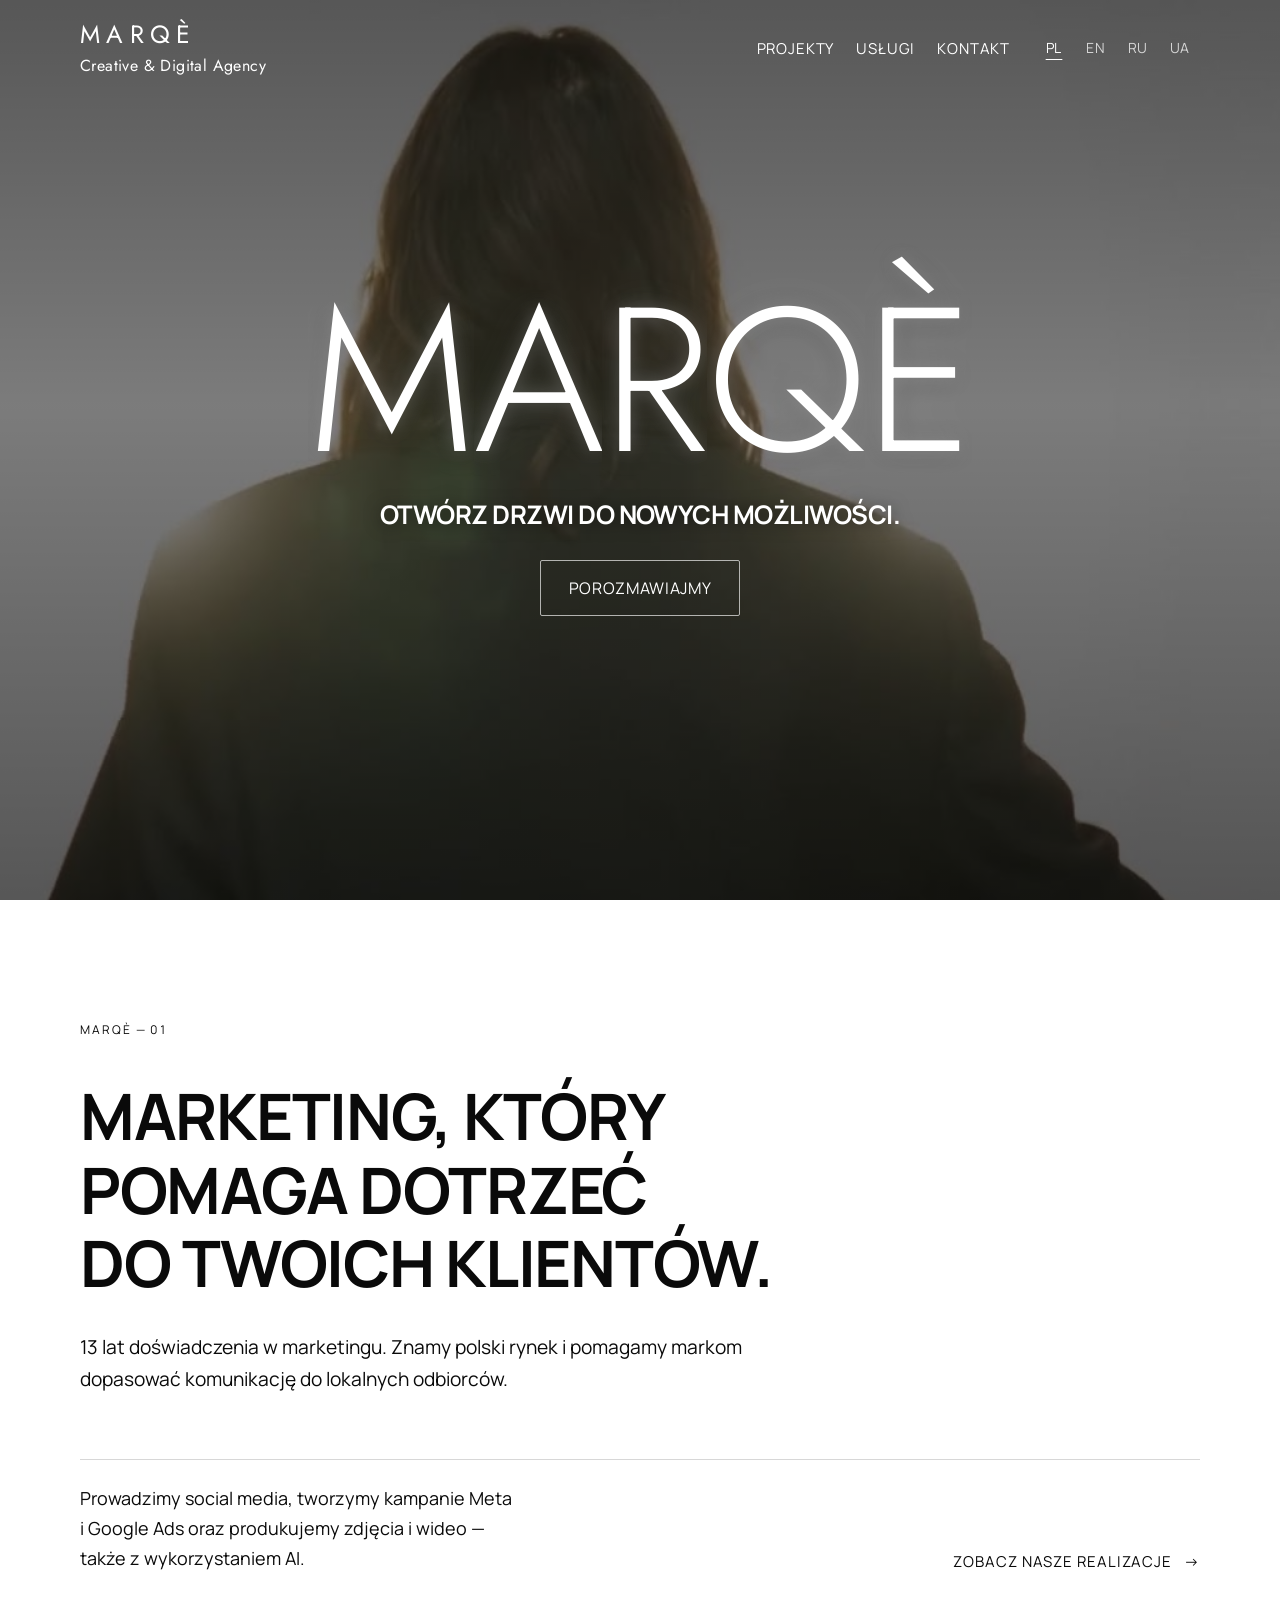
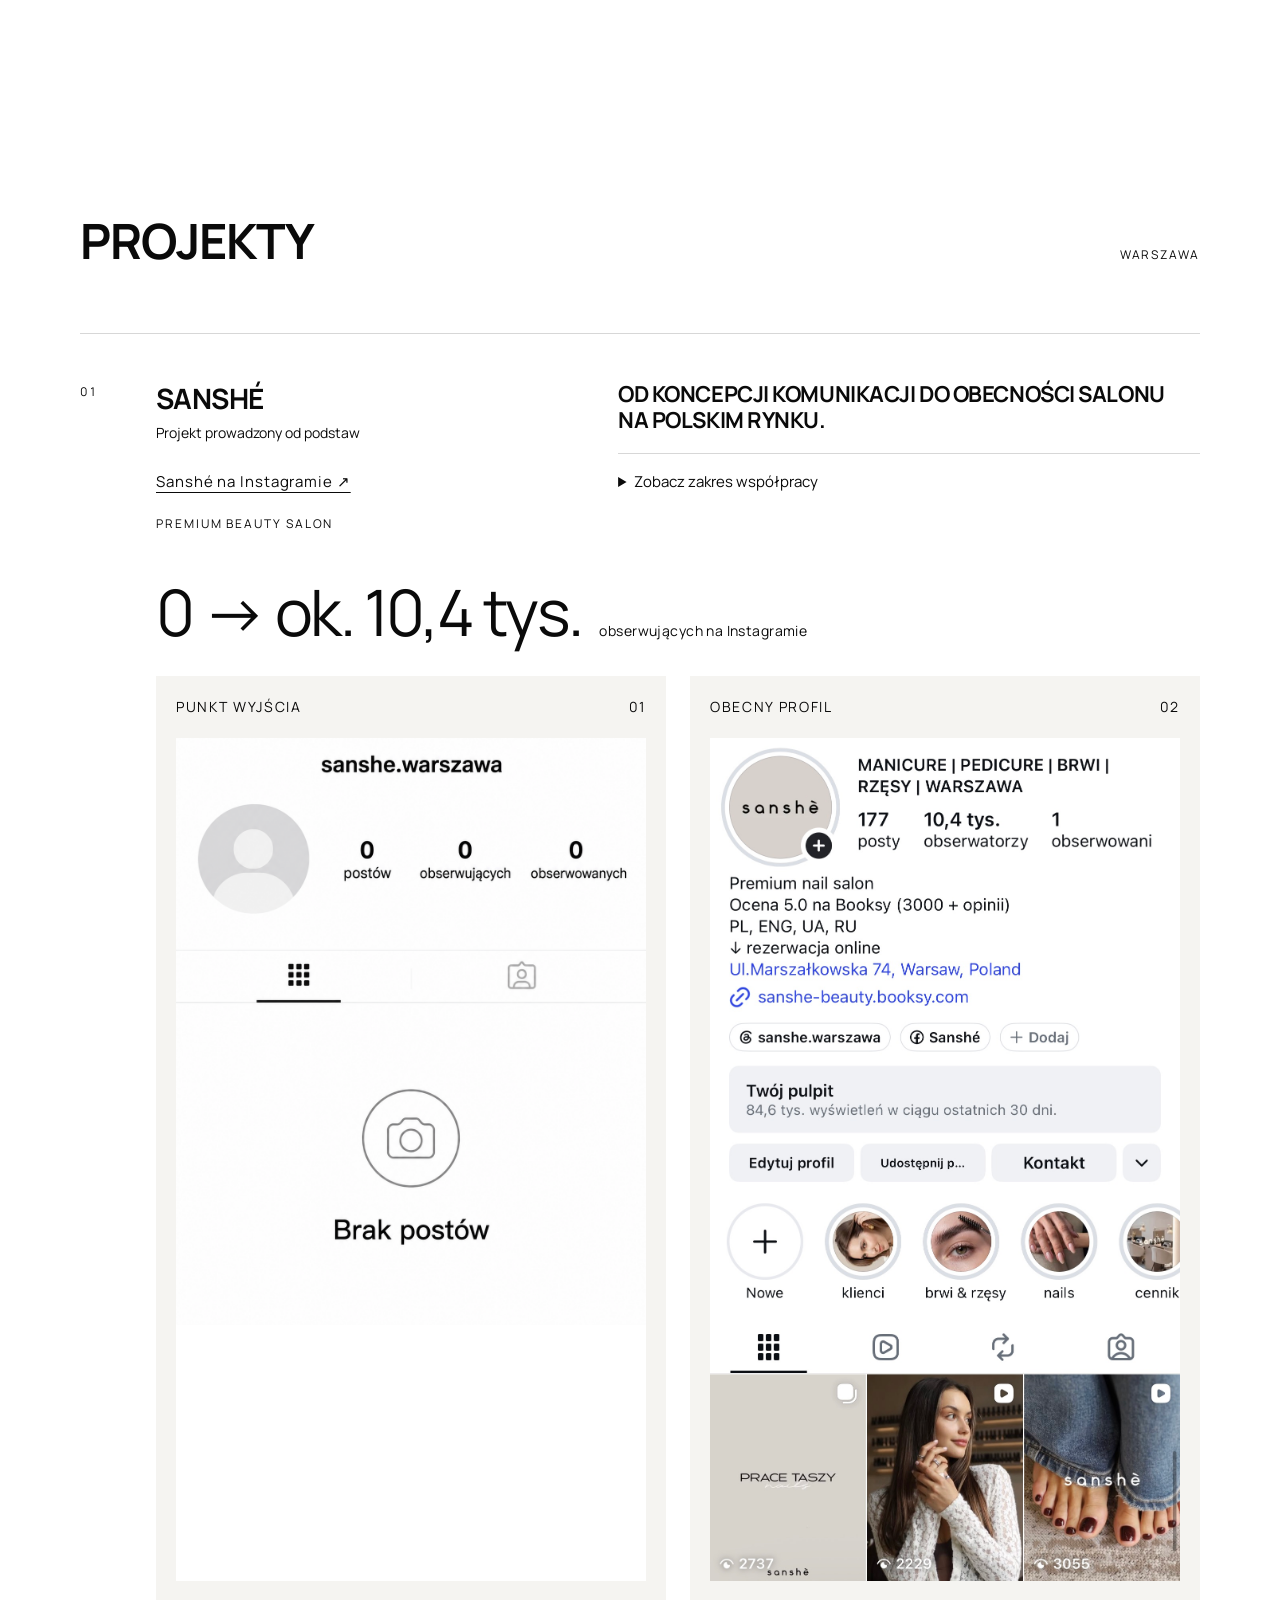
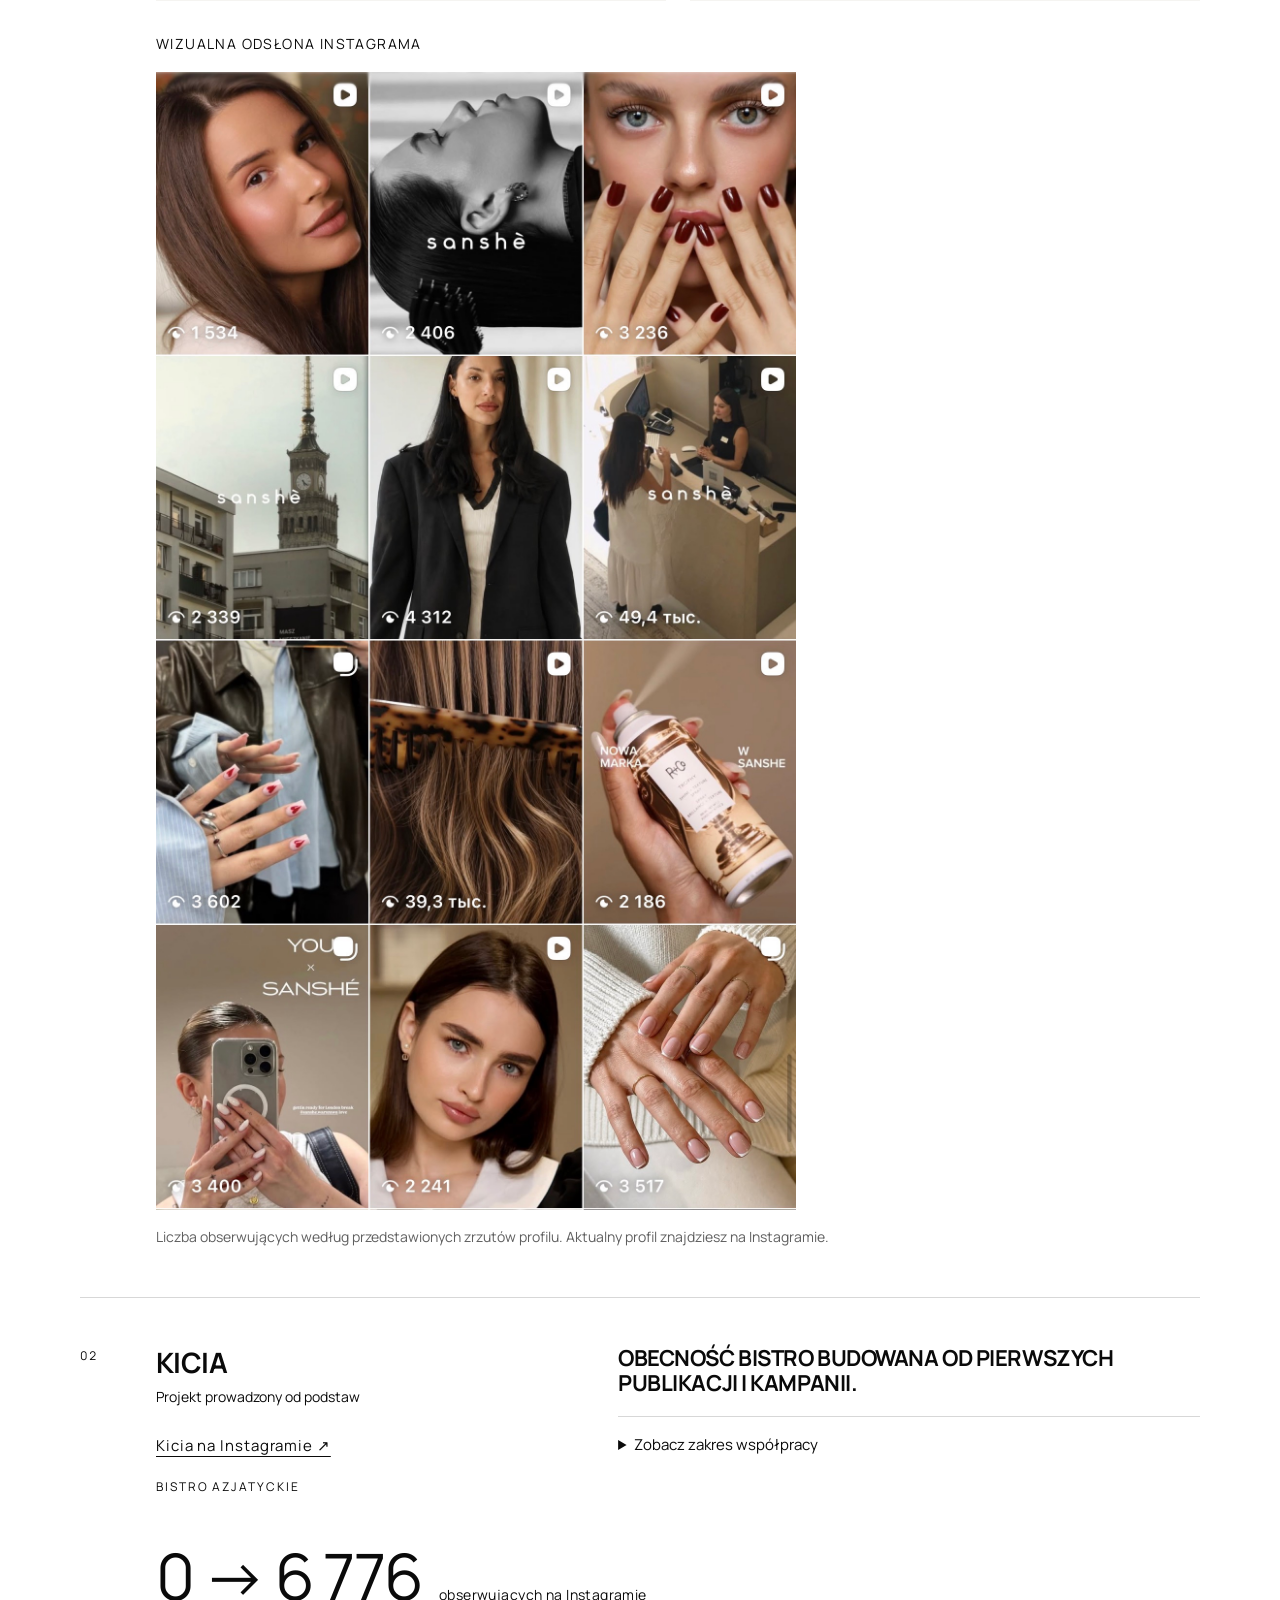
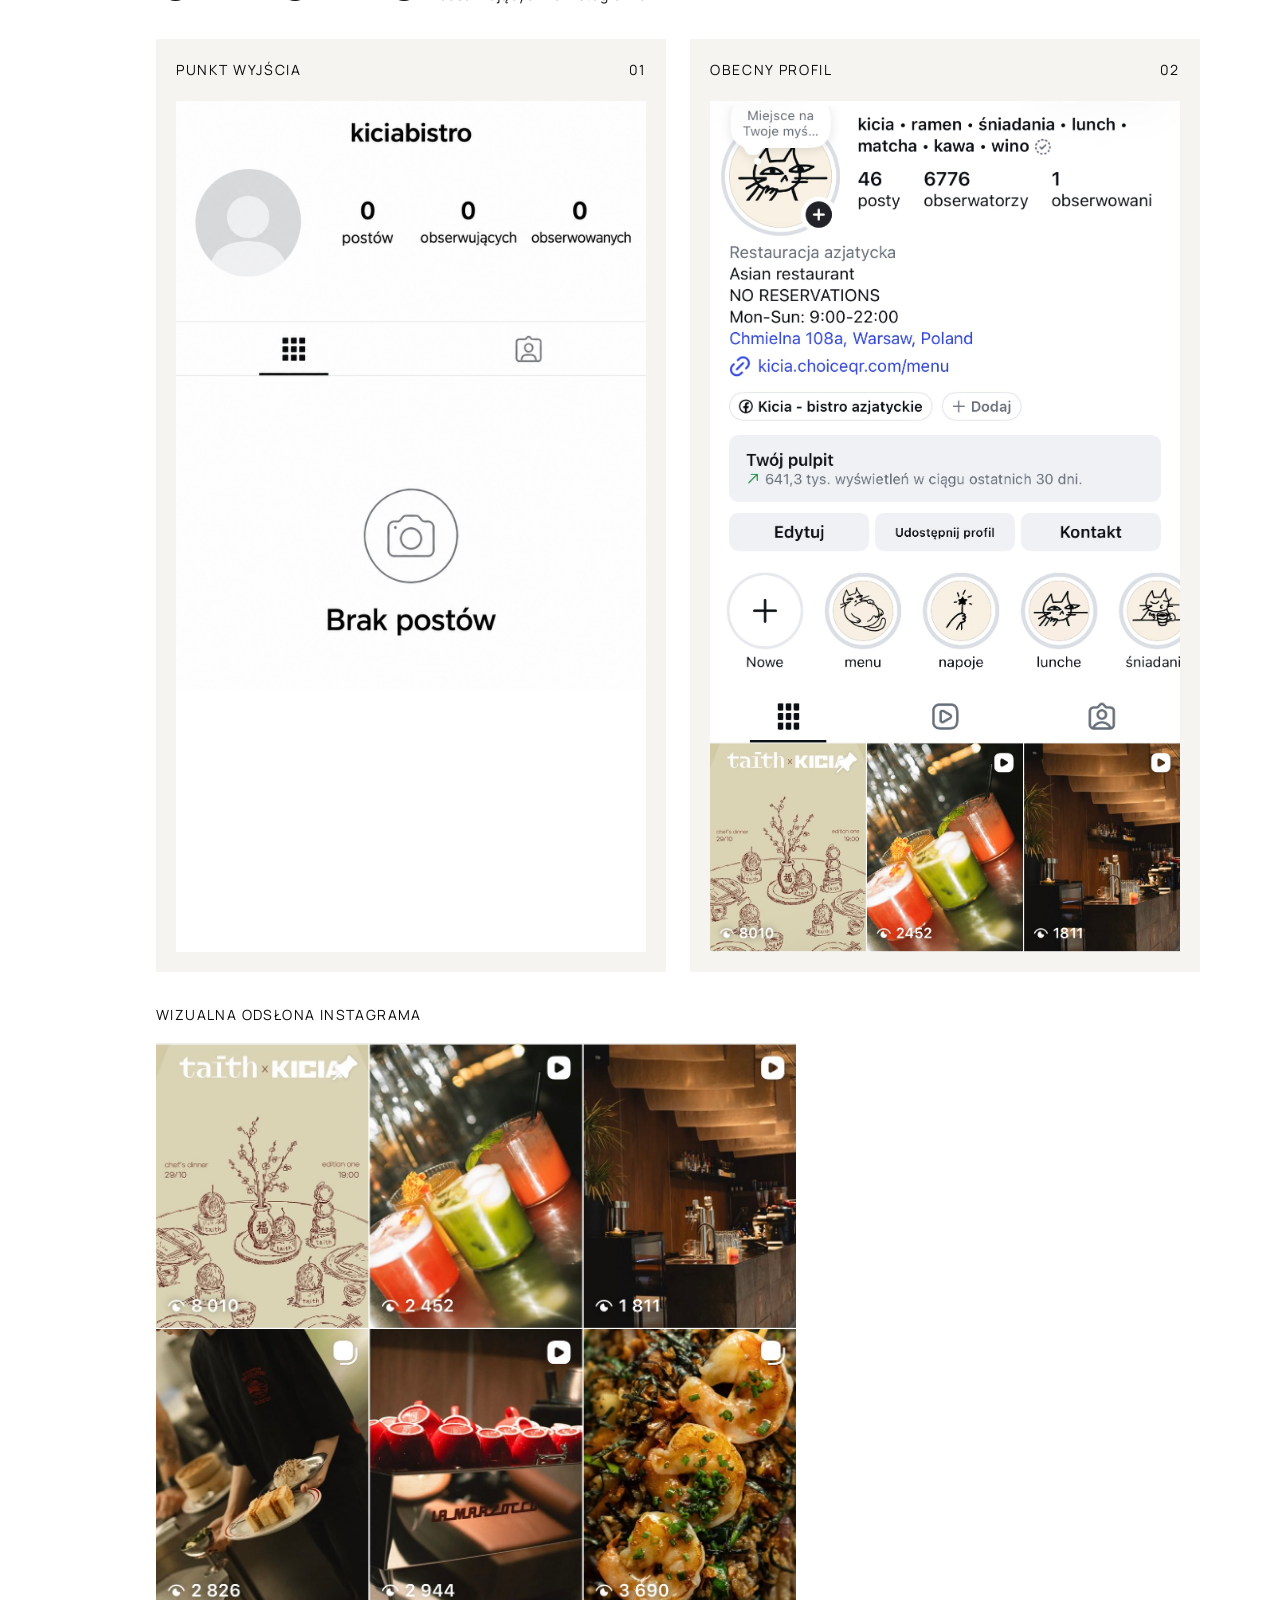
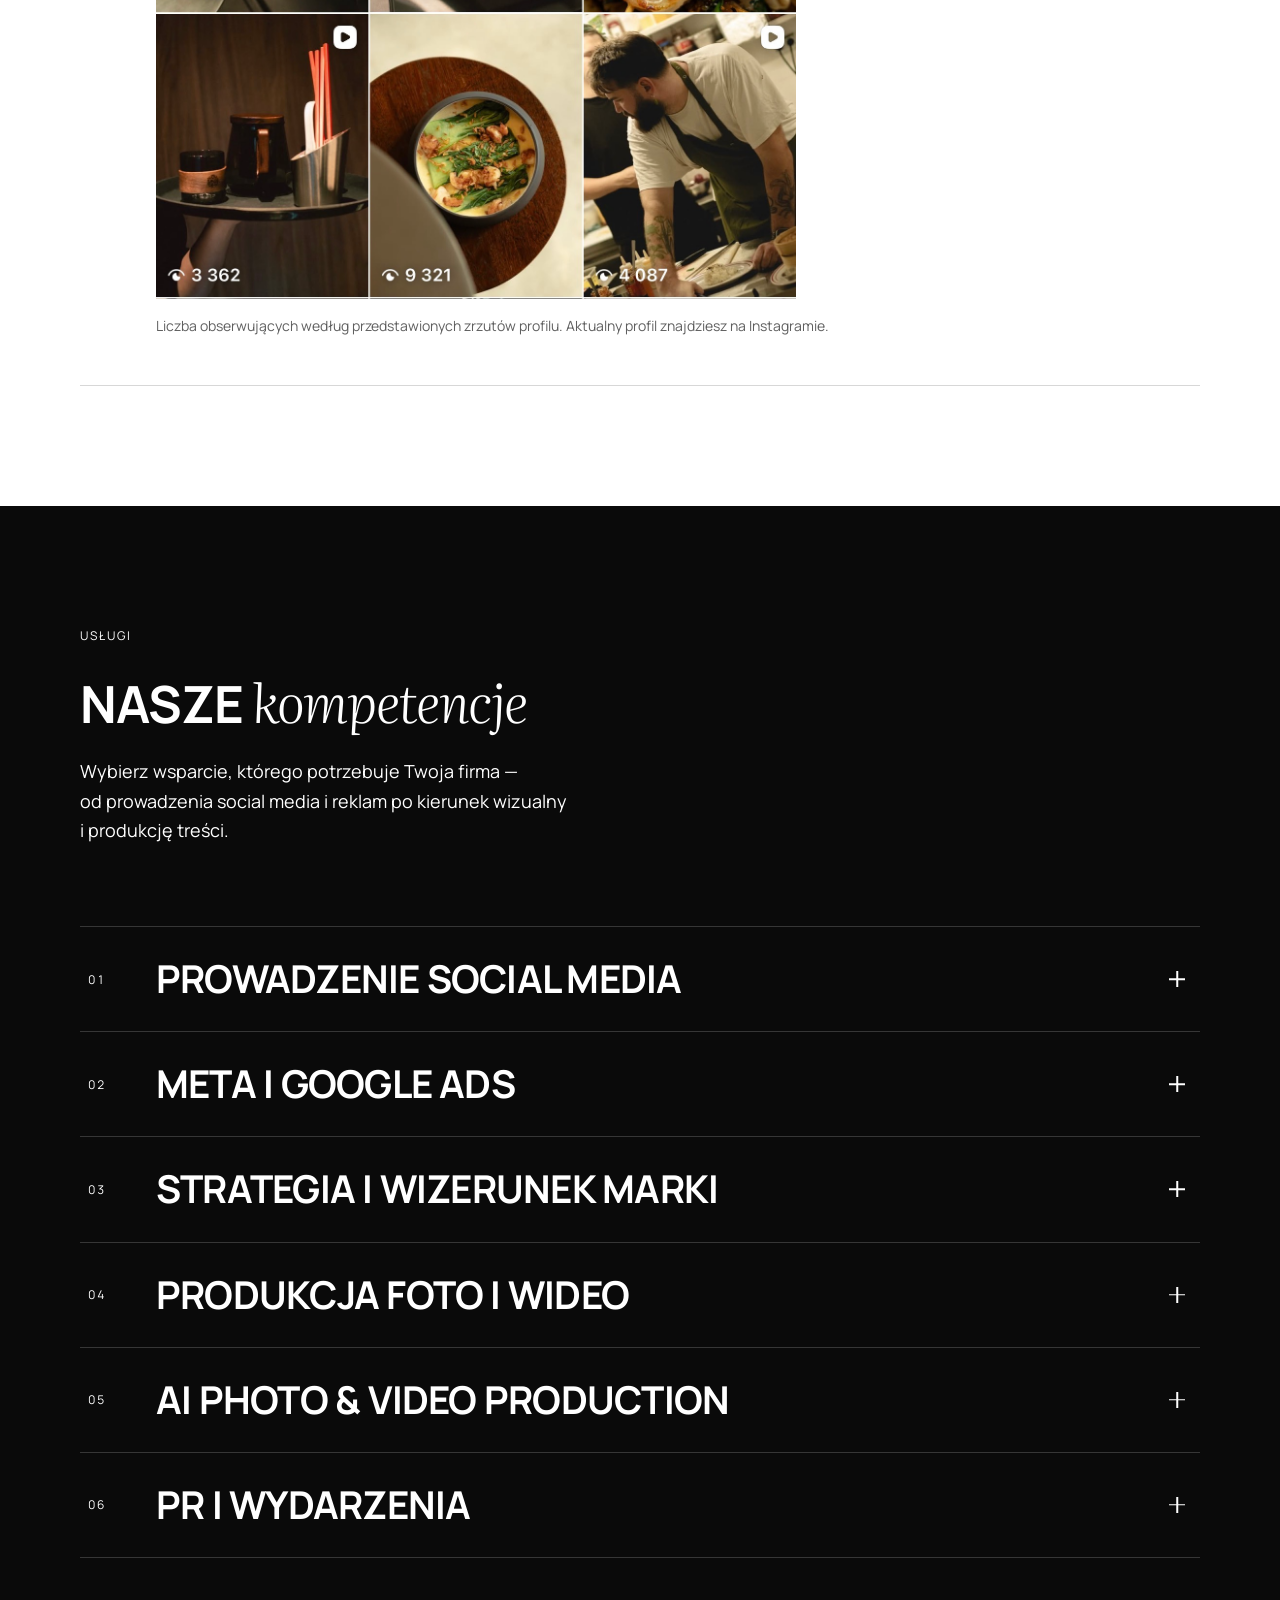
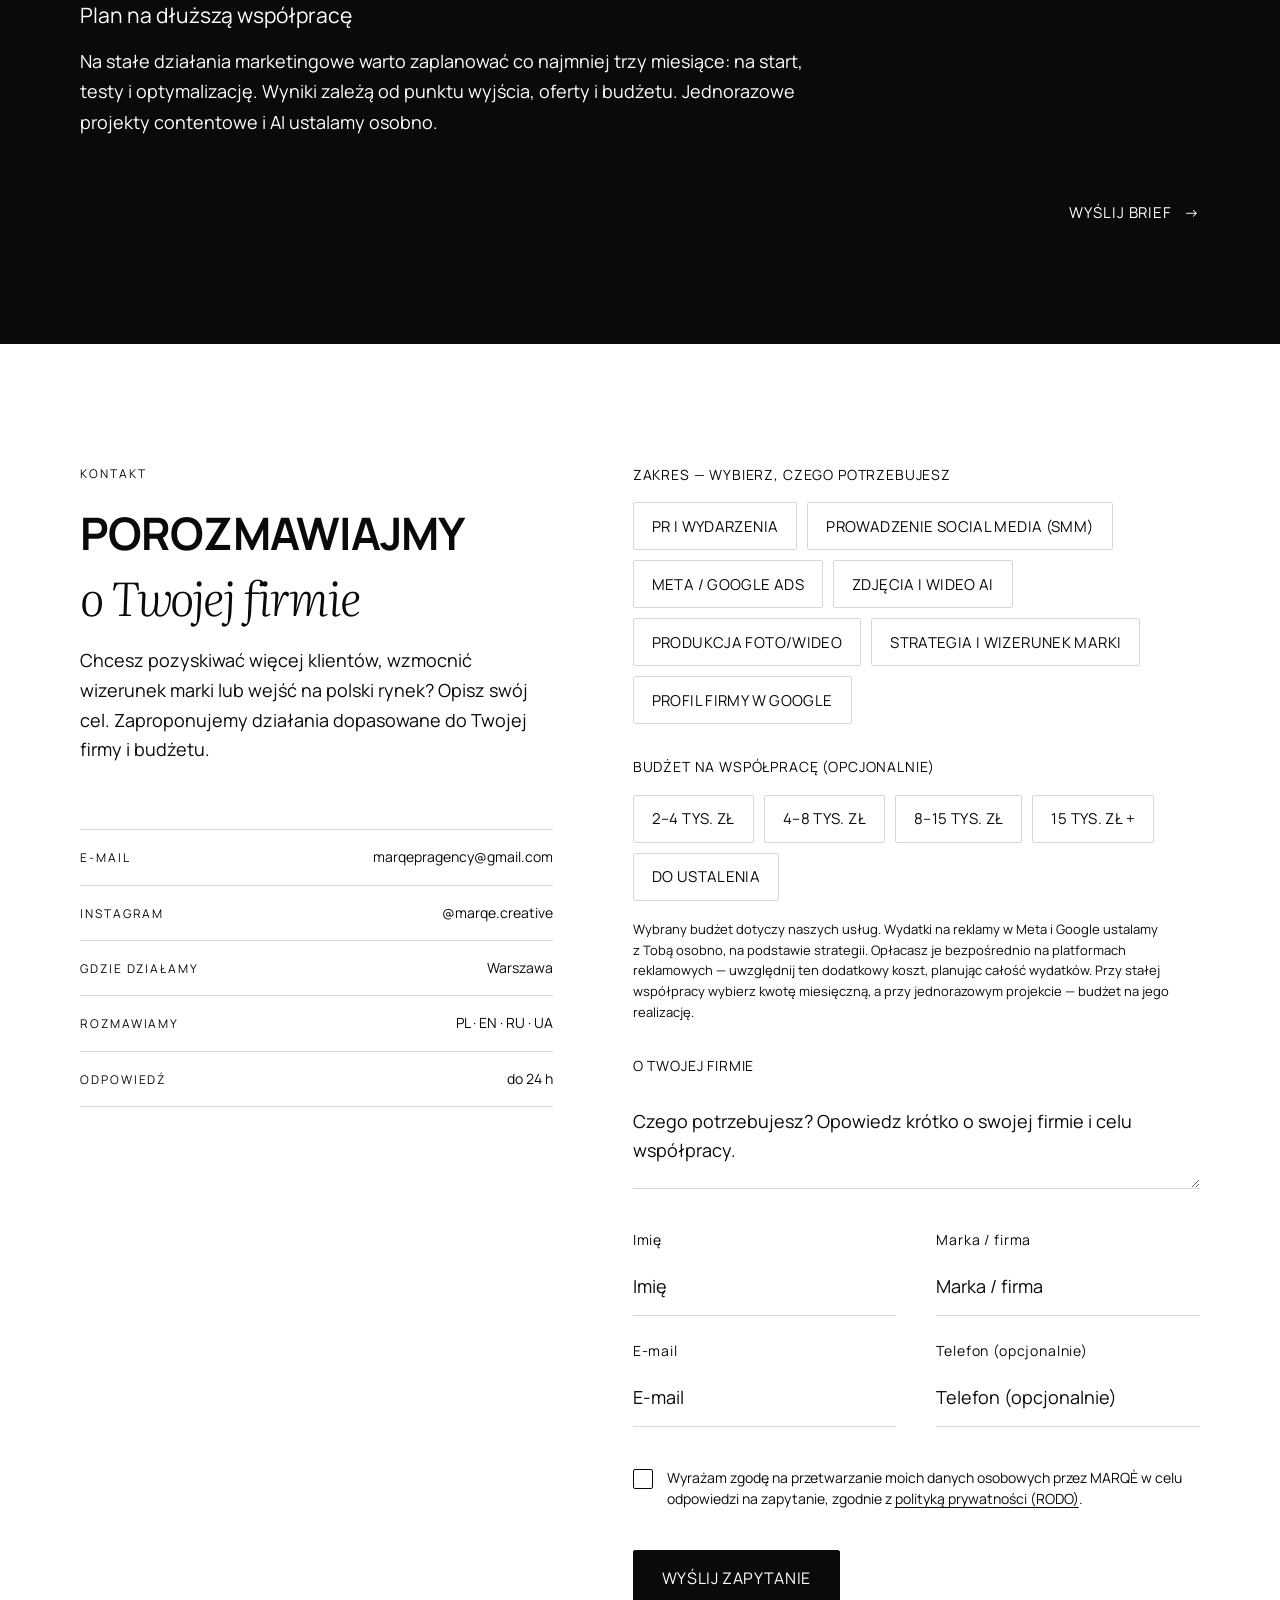
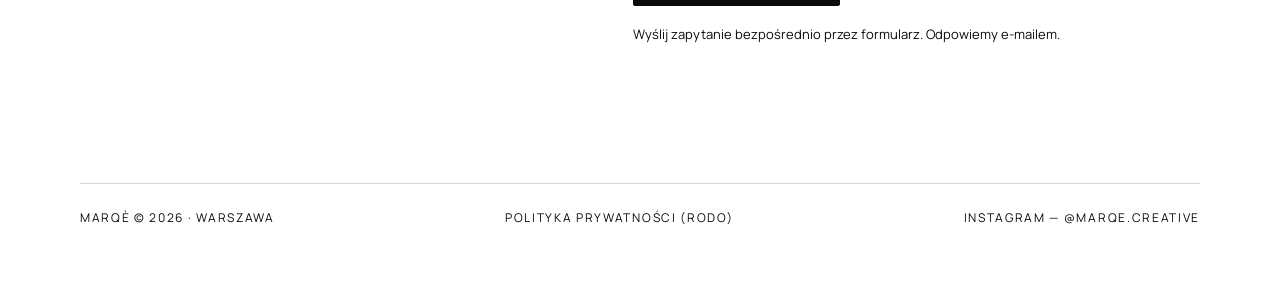
<file: type-02.html>
<!DOCTYPE html>
<html lang="pl">
<head>
<meta charset="UTF-8">
<meta name="viewport" content="width=device-width, initial-scale=1">
<title>MARQÈ — Digital Agency · Warszawa</title>
<meta name="description" content="MARQÈ — Creative &amp; Digital Agency. Warszawa. Social media, Meta i Google Ads, strategia marki oraz produkcja foto i wideo, także z AI.">
<link rel="preconnect" href="https://fonts.googleapis.com">
<link rel="preconnect" href="https://fonts.gstatic.com" crossorigin>
<link href="https://fonts.googleapis.com/css2?family=Jost:wght@300;400;500&family=Manrope:wght@300;400;500&family=Literata:ital,wght@1,200;1,300&family=Instrument+Serif:ital@0;1&display=swap" rel="stylesheet">
<style>
:root{
  --black:#0A0A0A;
  --white:#FFFFFF;
  --grey:#0A0A0A;
  --grey-inv:#FFFFFF;
  --line:rgba(10,10,10,.16);
  --line-inv:rgba(255,255,255,.18);
  --pad:120px;
  --s2:16px; --s3:24px; --s4:40px; --s5:64px; --s6:96px; --s7:140px;
  --fs-h1:16vw;
  --fs-h2:clamp(38px,4.6vw,64px);
  --fs-body:17px;
  --r:2px;
  --ease:cubic-bezier(.22,1,.36,1);
  --serif:'Instrument Serif',Georgia,serif;
}
*{margin:0;padding:0;box-sizing:border-box}
html{scroll-behavior:auto}
@media(pointer:coarse){html{scroll-behavior:smooth}}
body{
  font-family:'Jost',system-ui,sans-serif;
  font-weight:400;
  background:var(--white);
  color:var(--black);
  font-size:var(--fs-body);
  line-height:1.6;
  -webkit-font-smoothing:antialiased;
}
a{color:inherit;text-decoration:none}
button{font:inherit;background:none;border:0;cursor:pointer;color:inherit}
::selection{background:var(--black);color:var(--white)}
:focus-visible{outline:2px solid currentColor;outline-offset:3px}
.micro{font-size:12px;letter-spacing:.16em;text-transform:uppercase;font-weight:400}
em.sx{font-family:var(--serif);font-style:italic;font-weight:400;letter-spacing:0;text-transform:none}

/* ---------- preloader ---------- */
.loader{position:fixed;inset:0;background:var(--black);color:var(--white);z-index:300;display:none;align-items:flex-end;justify-content:space-between;padding:40px 48px;transition:clip-path .9s var(--ease)}
html.js .loader{display:flex}
.loader.done{clip-path:inset(0 0 100% 0)}
.loader .lw{font-weight:400;letter-spacing:.28em;font-size:13px;text-transform:uppercase}
.loader .count{font-size:clamp(60px,9vw,120px);font-weight:300;line-height:1;font-variant-numeric:tabular-nums}

/* ---------- nav ---------- */
.nav{position:fixed;top:0;left:0;right:0;z-index:120;display:flex;justify-content:space-between;align-items:center;padding:26px var(--pad);mix-blend-mode:difference;color:#fff}
.nav .logo{font-weight:500;letter-spacing:.3em;font-size:15px}
.nav .right{display:flex;align-items:center;gap:var(--s4)}
.nav ul{display:flex;gap:var(--s4);list-style:none}
.nav a,.nav .lng button{font-size:13px;letter-spacing:.16em;text-transform:uppercase;font-weight:400;position:relative}
.nav ul a::after{content:"";position:absolute;left:0;bottom:-4px;width:100%;height:1px;background:#fff;transform:scaleX(0);transform-origin:right;transition:transform .5s var(--ease)}
.nav ul a:hover::after{transform:scaleX(1);transform-origin:left}
.nav .lng{display:flex;gap:10px;align-items:center}
.nav .lng button{opacity:.55;text-decoration:none;transition:opacity .3s}
.nav .lng button.on{opacity:1}
.nav .lng .sep{opacity:.35}
.burger{display:none;width:40px;height:40px;position:relative;z-index:130}
.burger span{position:absolute;left:8px;right:8px;height:1.5px;background:#fff;transition:transform .45s var(--ease),top .45s var(--ease),opacity .3s}
.burger span:nth-child(1){top:15px}
.burger span:nth-child(2){top:24px}
html.menu-open .burger span:nth-child(1){top:19.5px;transform:rotate(45deg)}
html.menu-open .burger span:nth-child(2){top:19.5px;transform:rotate(-45deg)}
.m-menu{position:fixed;inset:0;background:var(--black);color:var(--white);z-index:110;display:flex;flex-direction:column;justify-content:center;padding:0 var(--pad);opacity:0;pointer-events:none;transition:opacity .45s var(--ease)}
html.menu-open .m-menu{opacity:1;pointer-events:auto}
.m-menu a{font-size:clamp(34px,9vw,54px);font-weight:300;text-transform:uppercase;letter-spacing:.02em;padding:14px 0;border-bottom:1px solid var(--line-inv);opacity:0;transform:translateY(22px);transition:opacity .5s var(--ease),transform .5s var(--ease)}
html.menu-open .m-menu a{opacity:1;transform:none}
.m-menu .m-lng{margin-top:var(--s4);display:flex;gap:16px}
.m-menu .m-lng button{font-size:14px;letter-spacing:.2em;text-transform:uppercase;opacity:.55}
.m-menu .m-lng button.on{opacity:1}

/* ---------- buttons: print rectangle + dual-label ---------- */
.btn{display:inline-block;padding:16px 34px;border:1px solid var(--black);border-radius:var(--r);font-size:12px;letter-spacing:.18em;text-transform:uppercase;font-weight:400;transition:background .5s var(--ease),color .5s var(--ease),border-color .5s var(--ease)}
.btn .tx{display:block;position:relative;overflow:hidden}
.btn .l{display:block;transition:transform .55s var(--ease)}
.btn .l2{position:absolute;top:100%;left:0;width:100%;text-align:center}
.btn:hover .l{transform:translateY(-100%)}
.btn.solid{background:var(--black);color:var(--white)}
.btn.solid:hover{background:transparent;color:var(--black)}
.btn.ghost:hover{background:var(--black);color:var(--white)}
/* inline arrow link */
.linkline{display:inline-flex;align-items:baseline;gap:12px;font-size:14px;letter-spacing:.18em;text-transform:uppercase;font-weight:400;position:relative}
.linkline::after{content:"";position:absolute;left:0;bottom:-5px;height:1px;width:100%;background:currentColor;transform:scaleX(0);transform-origin:left;transition:transform .55s var(--ease)}
.linkline:hover::after{transform:scaleX(1)}
.linkline .ar{transition:transform .45s var(--ease)}
.linkline:hover .ar{transform:translateX(8px)}

/* ============ HERO — scroll-scrub ============ */
#scroll-container{position:relative;height:calc(var(--vh,100vh)*3)}
.hero{position:sticky;top:0;height:var(--vh,100vh);overflow:hidden;background:var(--black);color:var(--white);z-index:1}
.hero::after{content:"";position:absolute;inset:0;background:linear-gradient(to bottom,rgba(0,0,0,.12) 0%,rgba(0,0,0,0) 40%,rgba(0,0,0,.55) 100%);pointer-events:none;z-index:1}
.hero-media{position:absolute;inset:0}
.hero-media video,.hero-media img{position:absolute;inset:0;width:100%;height:100%;object-fit:cover;display:block}
.hero-inner{position:relative;z-index:2;height:100%;display:flex;flex-direction:column;align-items:center;justify-content:center;text-align:center;padding:0 var(--pad);will-change:transform,opacity}
.hero h1{font-size:var(--fs-h1);font-weight:300;line-height:.94;letter-spacing:-.01em;text-transform:uppercase;display:flex;justify-content:center;user-select:none;text-shadow:0 2px 30px rgba(0,0,0,.45)}
.hero h1 .chm{display:inline-block;overflow:hidden;padding-top:.22em;margin-top:-.22em}
.hero h1 .ch{display:inline-block;transform:translateY(-118%);opacity:0;filter:blur(5px);transition:transform .9s cubic-bezier(.16,1,.3,1),opacity .55s ease,filter .7s ease}
html:not(.js) .hero h1 .ch{transform:none;opacity:1;filter:none}
.hero.in h1 .ch{transform:translateY(0);opacity:1;filter:blur(0)}
.hero .meta{margin-top:var(--s3);display:flex;flex-direction:column;gap:6px;letter-spacing:.3em;font-size:13px;text-transform:uppercase;color:#fff;text-shadow:0 1px 16px rgba(0,0,0,.5)}
.hero .cta{margin-top:var(--s4)}
.hero .cta .btn{border-color:rgba(255,255,255,.65);background:transparent;color:var(--white)}
.hero .cta .btn:hover,.hero .cta .btn:focus-visible,.hero .cta .btn:active{background:transparent;color:var(--white);border-color:#fff}
.scroll-cue{position:absolute;left:50%;bottom:52px;transform:translateX(-50%);width:1px;height:44px;overflow:hidden;z-index:2}
.scroll-cue::before{content:"";position:absolute;left:0;top:-100%;width:1px;height:100%;background:rgba(255,255,255,.7);animation:cue 1.8s var(--ease) infinite}
@keyframes cue{to{top:100%}}
#hero-overlay{position:absolute;inset:0;z-index:3;display:flex;flex-direction:column;align-items:center;justify-content:center;text-align:center;padding:0 var(--pad);opacity:0;pointer-events:none;will-change:transform,opacity}
#hero-overlay .o-label{font-size:12px;letter-spacing:.28em;text-transform:uppercase;color:#fff;margin-bottom:var(--s3)}
#hero-overlay .o-title{font-size:clamp(34px,5.4vw,82px);font-weight:300;line-height:1.12;letter-spacing:-.01em;text-shadow:0 2px 30px rgba(0,0,0,.5)}
#hero-overlay .o-title em.sx{font-size:1.04em}

/* section 2 — manifest, asymmetric */
#section-2{position:sticky;top:0;height:var(--vh,100vh);z-index:20;will-change:transform;background:var(--white);color:var(--black);border-radius:24px 24px 0 0;box-shadow:0 -32px 80px rgba(0,0,0,.35);overflow:hidden;transform:translateY(101%)}
.s2-inner{height:100%;display:flex;flex-direction:column;justify-content:center;padding:0 var(--pad);max-width:1600px}
.s2-idx{font-size:12px;letter-spacing:.16em;text-transform:uppercase;color:var(--grey);margin-bottom:var(--s4);font-variant-numeric:tabular-nums}
.s2-title{font-size:clamp(40px,6vw,96px);font-weight:300;line-height:1.06;letter-spacing:-.02em;max-width:14ch}
.s2-title em.sx{font-size:1.05em}
.s2-bottom{display:flex;justify-content:space-between;align-items:flex-end;gap:var(--s4);margin-top:var(--s5);border-top:1px solid var(--line);padding-top:var(--s3)}
.s2-note{color:var(--grey);max-width:46ch;font-size:16px;line-height:1.7}

/* ---------- sections shared ---------- */
section{padding:var(--s7) var(--pad)}
.sec-head{display:flex;align-items:baseline;justify-content:space-between;margin-bottom:var(--s5)}
.sec-head h2{font-size:var(--fs-h2);font-weight:300;letter-spacing:-.015em;line-height:1.05}
.sec-head .tag{color:var(--grey)}
.rv{opacity:0;transform:translateY(40px);transition:opacity .9s var(--ease),transform .9s var(--ease)}
html:not(.js) .rv{opacity:1;transform:none}
.rv.in{opacity:1;transform:none}

/* ---------- projekty ---------- */
#work{position:relative;padding-top:var(--s7)}
.work-list{border-top:1px solid var(--line)}
.work-row{display:grid;grid-template-columns:70px 1fr 1.1fr 40px;align-items:center;gap:var(--s3);padding:44px 8px;border-bottom:1px solid var(--line)}
.work-row .idx{font-size:12px;letter-spacing:.14em;color:var(--grey);font-variant-numeric:tabular-nums}
.work-row .nm{display:flex;flex-direction:column;gap:8px}
.work-row .name{font-size:clamp(30px,3.4vw,50px);font-weight:300;letter-spacing:.04em;text-transform:uppercase;transition:transform .5s var(--ease)}
.work-row:hover .name{transform:translateX(16px)}
.work-row .type{font-size:12px;letter-spacing:.16em;text-transform:uppercase;color:var(--grey)}
.work-row .tags{font-size:13px;letter-spacing:.08em;text-transform:uppercase;color:var(--grey);line-height:1.9}
.work-row .tags .more{color:var(--black);font-weight:400;white-space:nowrap}
.work-row .arrow{font-size:22px;transform:translateX(-10px);opacity:0;transition:transform .5s var(--ease),opacity .5s var(--ease)}
.work-row:hover .arrow{transform:none;opacity:1}
.preview{position:fixed;width:270px;aspect-ratio:4/5;z-index:90;pointer-events:none;opacity:0;transform:scale(.94);transition:opacity .4s var(--ease),transform .4s var(--ease);overflow:hidden;background:var(--black);border-radius:var(--r)}
.preview.on{opacity:1;transform:scale(1)}
.preview img{width:100%;height:100%;object-fit:cover;display:block}
.preview .ph{position:absolute;inset:0;display:flex;flex-direction:column;align-items:center;justify-content:center;gap:10px;color:var(--white)}
.preview .ph .t{letter-spacing:.28em;text-transform:uppercase;font-size:14px}
.preview .ph .spec{font-size:11px;letter-spacing:.16em;text-transform:uppercase;color:#fff}
.preview .frame{position:absolute;inset:12px;border:1px solid rgba(255,255,255,.28)}
.thumb{display:none}
@media(max-width:1024px){
  .preview{display:none}
  .thumb{display:block;aspect-ratio:4/5;max-width:240px;background:var(--black);position:relative;margin-bottom:var(--s2);overflow:hidden;border-radius:var(--r)}
  .thumb img{width:100%;height:100%;object-fit:cover;display:block}
  .thumb .ph{position:absolute;inset:0;display:flex;align-items:center;justify-content:center;color:#fff;font-size:12px;letter-spacing:.2em;text-transform:uppercase}
}

/* ---------- kompetencje ---------- */
.services{background:var(--black);color:var(--white);overflow:hidden}
.wwd-wrap{position:relative;margin-bottom:var(--s6)}
.svc-label{color:var(--white);margin-bottom:var(--s3);display:block}
.svc-h{font-size:clamp(46px,7.2vw,118px);font-weight:300;line-height:1.02;letter-spacing:-.02em}
.svc-h em.sx{font-size:1.04em}
.wwd-note{max-width:46ch;color:var(--white);margin-top:var(--s3);font-size:16px;line-height:1.7}
.acc{border-top:1px solid var(--line-inv)}
.acc-item{border-bottom:1px solid var(--line-inv)}
.acc-head{display:flex;align-items:center;gap:var(--s3);width:100%;text-align:left;padding:30px 8px;color:inherit}
.acc-head .a-idx{font-size:12px;letter-spacing:.14em;color:var(--grey-inv);font-variant-numeric:tabular-nums;width:44px;flex-shrink:0}
.acc-head .a-name{font-size:clamp(26px,3vw,44px);font-weight:300;letter-spacing:-.01em;transition:transform .5s var(--ease);flex:1}
.acc-head:hover .a-name{transform:translateX(12px)}
.a-plus{width:30px;height:30px;position:relative;flex-shrink:0}
.a-plus::before,.a-plus::after{content:"";position:absolute;background:#fff;transition:transform .5s var(--ease)}
.a-plus::before{left:50%;top:7px;bottom:7px;width:1.5px;transform:translateX(-50%)}
.a-plus::after{top:50%;left:7px;right:7px;height:1.5px;transform:translateY(-50%)}
.acc-item.open .a-plus::before{transform:translateX(-50%) rotate(90deg)}
.acc-item.open .a-plus{transform:rotate(45deg)}
.a-plus{transition:transform .5s var(--ease)}
.acc-body{display:grid;grid-template-rows:0fr;transition:grid-template-rows .65s var(--ease)}
.acc-item.open .acc-body{grid-template-rows:1fr}
.acc-clip{overflow:hidden;min-height:0}
.acc-in{padding:6px 8px 44px 44px;display:flex;flex-direction:column;gap:24px;max-width:820px;margin-left:auto}
.a-it{display:grid;grid-template-columns:26px 1fr;gap:14px;align-items:start;opacity:0;transform:translateY(14px);transition:opacity .5s var(--ease),transform .5s var(--ease)}
.acc-item.open .a-it{opacity:1;transform:none}
.a-arrow{color:#fff;line-height:1.6}
.a-t{font-weight:400;font-size:18px}
.a-d{color:var(--grey-inv);font-size:15px;line-height:1.7;margin-top:4px;max-width:60ch}
.svc-cta{display:flex;justify-content:flex-end;margin-top:var(--s5)}

/* ---------- kontakt + brief ---------- */
.contact{padding-bottom:var(--s5)}
.contact-grid{display:grid;grid-template-columns:1fr 1.2fr;gap:var(--s6)}
.contact .lead{color:var(--grey);margin-bottom:var(--s3)}
.contact h2{font-size:clamp(36px,4vw,58px);font-weight:300;line-height:1.12;letter-spacing:-.015em;max-width:17ch}
.contact h2 em.sx{font-size:1.04em}
.contact .c-note{margin-top:var(--s3);color:var(--grey);max-width:40ch;font-size:16px;line-height:1.7}
.c-details{margin-top:var(--s5);border-top:1px solid var(--line)}
.c-row{display:flex;justify-content:space-between;gap:var(--s3);padding:16px 0;border-bottom:1px solid var(--line);font-size:14px}
.c-row .k{letter-spacing:.16em;text-transform:uppercase;font-size:12px;color:var(--grey);padding-top:2px}
.c-row a:hover{opacity:.6}
.f-block{margin-bottom:var(--s5)}
.f-label{display:block;margin-bottom:var(--s2);color:var(--grey)}
.chips{display:flex;flex-wrap:wrap;gap:10px}
.chip{padding:11px 18px;border:1px solid var(--line);border-radius:var(--r);font-size:12px;letter-spacing:.12em;text-transform:uppercase;transition:background .35s var(--ease),color .35s var(--ease),border-color .35s var(--ease)}
.chip:hover{border-color:var(--black)}
.chip.on{background:var(--black);color:var(--white);border-color:var(--black)}
.f-input{width:100%;border:0;border-bottom:1px solid var(--line);background:transparent;padding:14px 0;font:inherit;color:var(--black);border-radius:0;transition:border-color .3s}
.f-input:focus{outline:none;border-color:var(--black)}
.f-input::placeholder{color:var(--grey)}
textarea.f-input{resize:none;min-height:96px}
.f-two{display:grid;grid-template-columns:1fr 1fr;gap:var(--s4)}
.consent{display:flex;gap:14px;align-items:flex-start;margin:var(--s4) 0;color:var(--grey);font-size:14px;line-height:1.55;cursor:pointer}
.consent .box{flex-shrink:0;width:20px;height:20px;border:1px solid var(--black);border-radius:var(--r);margin-top:2px;position:relative;transition:background .3s}
.consent.on .box{background:var(--black)}
.consent.on .box::after{content:"";position:absolute;inset:0;background:linear-gradient(45deg,transparent 44%,#fff 46%,#fff 54%,transparent 56%) no-repeat}
.consent a{text-decoration:underline;text-underline-offset:3px}
.f-err{color:var(--black);font-size:14px;margin-top:var(--s2);min-height:22px;border-left:2px solid var(--black);padding-left:12px;display:none}
.f-err.show{display:block}
.btn.submit{background:var(--black);color:var(--white);border-color:var(--black)}
.btn.submit:hover{background:transparent;color:var(--black)}
.f-sent{display:none;margin-top:var(--s2);color:var(--grey)}
.f-sent.show{display:block}
.foot{margin-top:var(--s7);border-top:1px solid var(--line);padding-top:var(--s3);display:flex;justify-content:space-between;gap:var(--s3);font-size:12px;letter-spacing:.14em;text-transform:uppercase;color:var(--grey);flex-wrap:wrap}
.foot a:hover{color:var(--black)}

/* ---------- cookie bar (compact) ---------- */
.cookies{position:fixed;left:0;right:0;bottom:0;z-index:150;background:var(--black);color:var(--white);padding:14px var(--pad);display:none;gap:var(--s3);align-items:center;justify-content:space-between;flex-wrap:wrap}
.cookies.show{display:flex}
.cookies p{font-size:13px;line-height:1.55;color:var(--grey-inv);max-width:60ch}
.cookies p a{text-decoration:underline;text-underline-offset:3px;color:#fff}
.cookies .cbtns{display:flex;gap:22px;align-items:center}
.cookies .cbtn{font-size:12px;letter-spacing:.16em;text-transform:uppercase;border-bottom:1px solid rgba(255,255,255,.5);padding-bottom:2px;transition:border-color .3s,opacity .3s}
.cookies .cbtn:hover{border-color:#fff}
.cookies .cbtn.primary{border:1px solid #fff;border-radius:var(--r);padding:9px 16px}
.cookies .cbtn.primary:hover{background:#fff;color:var(--black)}

/* ---------- fallbacks ---------- */
html:not(.js) #scroll-container,html.no-scrub #scroll-container{height:auto}
html:not(.js) .hero,html.no-scrub .hero{position:relative;height:100vh}
html:not(.js) #section-2,html.no-scrub #section-2{position:relative;height:auto;min-height:60vh;transform:none!important;border-radius:0;box-shadow:none;padding:var(--s7) 0}
html:not(.js) #hero-overlay,html.no-scrub #hero-overlay{display:none}
html:not(.js) .s2-inner,html.no-scrub .s2-inner{height:auto}
html:not(.js) .a-it{opacity:1;transform:none}

/* ---------- responsive ---------- */
@media(max-width:1024px){
  :root{--pad:56px;--s7:110px}
  .contact-grid{grid-template-columns:1fr;gap:var(--s5)}
  .work-row{grid-template-columns:52px 1fr 40px;grid-template-areas:"idx thumb thumb" "idx nm arrow" "idx tags tags";align-items:start}
  .work-row .idx{grid-area:idx}
  .work-row .thumb{grid-area:thumb}
  .work-row .nm{grid-area:nm}
  .work-row .tags{grid-area:tags}
  .work-row .arrow{grid-area:arrow;align-self:center}
  .acc-in{margin-left:0;max-width:none;padding-left:44px}
}
@media(max-width:760px){
  .nav .right ul,.nav .right .lng{display:none}
  .burger{display:block}
}
@media(max-width:640px){
  :root{--pad:22px;--fs-h1:19vw;--s7:90px;--s6:64px;--s5:48px}
  .nav{padding:20px 22px}
  .m-menu{padding:0 22px}
  .btn{padding:14px 26px}
  .work-row{grid-template-columns:44px 1fr;grid-template-areas:"idx thumb" "idx nm" "tags tags";gap:12px;padding:32px 4px}
  .work-row .arrow{display:none}
  .work-row:hover .name{transform:none}
  .sec-head{flex-direction:column;gap:10px;align-items:flex-start}
  .acc-head{padding:24px 4px;gap:14px}
  .acc-head .a-idx{width:34px}
  .acc-head:hover .a-name{transform:none}
  .acc-in{padding-left:0}
  .f-two{grid-template-columns:1fr}
  .s2-bottom{flex-direction:column;align-items:flex-start}
  .cookies{padding:14px 22px}
  .loader{padding:24px}
}
@media(prefers-reduced-motion:reduce){
  *,*::before,*::after{animation:none!important;transition:none!important}
  html.js .loader{display:none}
  .hero h1 .ch,.rv,.a-it{transform:none!important;opacity:1!important}
  .wwd .outline{transform:skewX(-8deg)!important}
  .wwd .solid{transform:none!important}
  html{scroll-behavior:auto}
}

/* Usability refinement */
:focus-visible{outline:2px solid currentColor;outline-offset:5px}
.chip,.cbtn,.lng button,.m-lng button{min-height:44px}
.field-label{display:block;font-size:12px;line-height:1.5;margin:0 0 8px}
.field-wrap{min-width:0}
.hero-description{max-width:560px;margin:22px auto 0;text-align:center;font-size:clamp(14px,1.5vw,18px);line-height:1.6;padding:0 24px}
.form-note{font-size:13px;line-height:1.6;margin:18px 0}
.skip-link{position:fixed;top:-100px;left:16px;z-index:99999;background:#fff;color:#111;padding:14px}
.skip-link:focus{top:16px}
@media(max-width:700px){.f-input{font-size:16px}.hero-description{max-width:360px}}

/* Film hero: a downward wordmark reveal synchronized to the door opening. */
.hero .meta,.hero .cta{opacity:0;transform:translateY(10px);transition:opacity .8s ease,transform .8s cubic-bezier(.16,1,.3,1)}
.hero.in .meta,.hero.in .cta,html:not(.js) .hero .meta,html:not(.js) .hero .cta{opacity:1;transform:none}
.hero.in .meta{transition-delay:.35s}
.hero.in .cta{transition-delay:.55s}
@media(prefers-reduced-motion:reduce){.hero h1 .ch{filter:none!important}.hero .meta,.hero .cta{opacity:1;transform:none}}
#scroll-container{height:auto}
.hero{position:relative;height:100svh;min-height:540px}
#section-2{position:relative;height:auto;min-height:65vh;transform:none;border-radius:0;box-shadow:none;padding:var(--s7) 0}
.s2-inner{height:auto}
.hero::after{background:linear-gradient(180deg,rgba(0,0,0,.18),transparent 35%,rgba(0,0,0,.3));transition:background 1s}
.hero.in::after{background:linear-gradient(180deg,rgba(0,0,0,.65),rgba(0,0,0,.5) 45%,rgba(0,0,0,.65))}
.nav.over-film{mix-blend-mode:normal;background:linear-gradient(180deg,rgba(0,0,0,.65),transparent);color:#fff}
.hero-inner{opacity:0;visibility:hidden;transition:opacity .35s ease,visibility .35s}
.hero.in .hero-inner,html:not(.js) .hero-inner{opacity:1;visibility:visible}
.hero .meta{font-size:11px;letter-spacing:.22em;line-height:1.8}
.hero .cta{margin-top:28px}
.film-controls{position:absolute;z-index:4;bottom:28px;right:var(--pad);display:flex;gap:18px;color:#fff}
.film-controls button{min-height:44px;padding:10px 0;font-size:11px;letter-spacing:.1em;text-transform:uppercase;text-shadow:0 1px 8px #000}
.film-controls button:hover{text-decoration:underline;text-underline-offset:5px}
.film-controls [hidden]{display:none}
html:not(.js) .film-controls{display:none}
.scroll-cue{bottom:30px}
@media(max-width:600px){.hero{min-height:500px}.film-controls{bottom:18px;gap:14px}.scroll-cue{left:var(--pad);bottom:28px}.hero .cta .btn{padding:16px 22px;font-size:10px}}
@media(prefers-reduced-motion:reduce){.hero-inner{opacity:1;visibility:visible}.hero::after{background:rgba(0,0,0,.48)}}


/* Preview: permanent agency descriptor, cinematic final message. */
.nav .logo{display:flex;flex-direction:column;align-items:flex-start;gap:7px;text-decoration:none}
.nav .logo .agency-label{font-size:11px;line-height:1.3;letter-spacing:.035em;text-transform:none;font-weight:400}
.hero .meta{margin-top:24px;max-width:620px}
.hero .hero-tagline{font-size:clamp(17px,2vw,26px);line-height:1.45;letter-spacing:.01em;text-transform:none;font-weight:300}
.hero .cta{margin-top:30px}
.hero .cta .btn{min-width:200px}
.s2-title{max-width:20ch;font-size:clamp(34px,5.2vw,74px)}
.intro-second{display:inline-block;font-size:.68em;line-height:1.25;margin-top:20px;max-width:24ch}
@media(max-width:600px){.nav .logo .agency-label{font-size:10px}.hero .meta{max-width:290px}.hero .cta .btn{font-size:11px}.s2-bottom{align-items:flex-start}.linkline{font-size:12px}}

.team-intro{font-size:clamp(20px,2.4vw,32px);line-height:1.5;max-width:900px}.team-grid{display:grid;grid-template-columns:1fr 1fr;gap:48px;margin:48px 0}.team-grid article{border-top:1px solid var(--line);padding-top:24px}.team-grid h3{font-size:32px;font-weight:300;margin-bottom:16px}.team-grid p,.team-location{color:var(--grey);line-height:1.8;max-width:54ch}@media(max-width:700px){.team-grid{grid-template-columns:1fr;gap:28px}.team-section .sec-head{align-items:flex-start;gap:20px;flex-direction:column}.nav ul{gap:24px}}

/* Editorial scale and accessible navigation */
:root{--pad:clamp(24px,6.25vw,120px)}
section[id]{scroll-margin-top:118px}
.nav{mix-blend-mode:normal;background:rgba(255,255,255,.97);color:var(--black);padding-top:20px;padding-bottom:20px;gap:32px;border-bottom:1px solid transparent;transition:background .25s,color .25s}
.nav .logo{display:flex;flex-direction:column;gap:6px;flex-shrink:0;align-items:flex-start}
.nav .logo>span:first-child{font-size:25px;line-height:1.15;letter-spacing:.25em;font-weight:400}
.nav .logo .agency-label{font-size:16px;line-height:1.4;letter-spacing:.025em;text-transform:none;font-weight:400}
.nav .right{gap:28px}.nav ul{gap:26px}
.nav ul a{display:inline-flex;align-items:center;min-height:44px;font-size:11px;letter-spacing:.12em}
.nav ul a::after{background:currentColor;bottom:4px}
.nav .lng button{min-width:36px;opacity:.75}.nav .lng button.on{opacity:1;text-decoration:underline;text-underline-offset:6px}
.nav.over-film{background:linear-gradient(180deg,rgba(0,0,0,.8),rgba(0,0,0,.3) 75%,transparent);color:#fff}
.nav.over-dark,html.menu-open .nav{background:var(--black);color:#fff}
.burger{width:44px;height:44px}.burger span{background:currentColor}
.m-menu{visibility:hidden}.m-menu[aria-hidden="false"]{visibility:visible}
html.menu-open{overflow:hidden}
.team-intro+.team-location{margin-top:28px;max-width:76ch}
.team-grid p{font-size:17px}.team-location{font-size:16px}
.a-d{font-size:16px;color:#dedede}.a-plus{transform:none!important}
.acc-item.open .a-plus::before{transform:translateX(-50%) rotate(90deg)}
.acc-head:focus-visible{outline-offset:-3px}
.work-row .arrow{opacity:1;transform:none}.work-row .tags{letter-spacing:.04em;font-size:12px}
.work-row .case-link{font-size:12px;letter-spacing:.06em;text-transform:none;margin-top:12px;text-decoration:underline;text-underline-offset:5px}
.work-row .thumb:not(:has(img)){display:none}
.preview:not(:has(img)){display:none}
.f-input:focus-visible{outline:2px solid currentColor;outline-offset:5px}
textarea.f-input{resize:vertical}.c-row{flex-wrap:wrap;gap:8px 20px}.c-row a{overflow-wrap:anywhere}
.btn[disabled]{opacity:.55;cursor:wait}.l2{pointer-events:none}
html:not(.js) .acc-body{grid-template-rows:1fr}
@media(min-width:761px) and (max-width:1100px){.nav .right ul,.nav .right .lng{display:none}.burger{display:block}}
@media(max-width:760px){.nav{padding:18px 24px;gap:16px}.nav .logo>span:first-child{font-size:23px}.nav .logo .agency-label{font-size:14px;letter-spacing:.01em}.m-menu{padding:105px 24px 24px;justify-content:flex-start;overflow-y:auto}.m-menu a{font-size:clamp(26px,6vw,38px);padding:10px 0}.m-menu .m-lng{margin-top:20px}.m-menu .m-lng button{min-width:44px;min-height:44px}.sec-head .tag{font-size:11px}.hero{min-height:560px}.team-grid{gap:28px}.s2-bottom{gap:28px}.s2-note{font-size:17px}.work-row{grid-template-columns:30px 1fr 24px;grid-template-areas:"idx nm arrow" ". tags tags";gap:14px}.work-row .arrow{display:block}.work-row .name{font-size:34px}.work-row .tags{font-size:11px}.acc-head .a-name{font-size:27px}.f-block{margin-bottom:36px}}
@media(max-width:360px){.nav .logo .agency-label{font-size:13px}.nav{padding-left:20px;padding-right:20px}.hero .hero-tagline{font-size:18px}}
@media(max-height:550px) and (orientation:landscape){.hero{min-height:480px}.m-menu{padding-top:100px;display:grid;grid-template-columns:1fr 1fr;align-content:start;gap:0 24px}.m-menu a{font-size:22px;padding:8px 0}}

@media(min-width:761px) and (max-width:1024px){.work-row{grid-template-columns:40px 1fr 30px;grid-template-areas:"idx nm arrow" ". tags tags"}}

/* One continuous film surface: no separate header edge. */
.nav{border:0;box-shadow:none}
.nav.over-film{background:transparent}
/* The final shot keeps a restrained camera drift and a soft moving light. */
.hero.in .hero-media video{animation:film-breathe 24s ease-in-out infinite alternate;transform-origin:50% 45%}
.hero-media::after{content:"";position:absolute;inset:-12%;pointer-events:none;opacity:0;background:radial-gradient(ellipse at 70% 30%,rgba(255,255,255,.22),transparent 58%);mix-blend-mode:screen}
.hero.in .hero-media::after{animation:film-light 16s ease-in-out infinite alternate}
.hero.film-paused .hero-media video,.hero.film-paused .hero-media::after{animation-play-state:paused}
@keyframes film-breathe{from{transform:scale(1) translate(0,0)}to{transform:scale(1.035) translate(-.35%,.2%)}}
@keyframes film-light{0%{opacity:0;transform:translate(-3%,1%)}45%{opacity:.35}100%{opacity:.55;transform:translate(3%,-1%)}}
@media(prefers-reduced-motion:reduce){.hero.in .hero-media video,.hero.in .hero-media::after{animation:none!important}.hero-media::after{display:none}}


/* Clip decorative motion without making the hero a focus-scroll container. */
.hero{overflow:clip}
.hero-media{overflow:hidden}

/* A softly illuminated wordmark, visible as the film begins. */
.hero h1{text-shadow:0 0 18px rgba(255,255,255,.24),0 0 48px rgba(255,255,255,.12),0 2px 24px rgba(0,0,0,.35)}

/* Brand and primary action are visible on the very first paint. */
.hero .hero-inner{opacity:1;visibility:visible;transition:none}
.hero h1 .ch{transform:none;opacity:1;filter:none;transition:none}
.hero .meta,.hero .cta{opacity:1;transform:none;transition:none}

/* Uninterrupted background film: hide on-screen playback controls. */
.film-controls{display:none}

.market-note{font-size:clamp(17px,1.5vw,21px);line-height:1.65;max-width:58ch;margin-top:32px}

.case-origin{font-size:14px;line-height:1.5;letter-spacing:0;text-transform:none}

/* October refinement: readable wrapping, project identities, contact hierarchy. */
section[id]{scroll-margin-top:24px}
.keep-together{white-space:nowrap}
.s2-note{text-wrap:pretty}
.work-row{grid-template-columns:44px minmax(0,.85fr) minmax(0,1.15fr);align-items:start;gap:32px;padding:48px 0}
.project-logo{display:block;height:auto;width:260px;max-width:100%;aspect-ratio:3/2;object-fit:cover;margin-bottom:20px}
.work-row .name{font-size:28px}
.work-row:hover .name{transform:none}
.work-row .tags{font-size:16px;line-height:1.65;letter-spacing:0;text-transform:none}
.case-summary{display:block;font-weight:400;font-size:22px;line-height:1.4;margin-bottom:20px}
.case-scope{display:block;padding:0;margin:0;list-style:none}
.case-scope li{padding:10px 0;border-bottom:1px solid var(--line)}
.case-credit{display:block;font-size:13px;line-height:1.6;margin-top:20px}
.work-row .case-link{display:inline-block;align-self:flex-start;min-height:44px;padding:12px 0;margin-top:8px}
.contact-heading>span,.contact-heading>em{display:block}
.contact-heading{font-size:clamp(31px,4vw,58px)!important;max-width:none!important}
.chip{min-height:44px}
.nav .lng button{min-width:44px;min-height:44px}
@media(max-width:1024px){.work-row{grid-template-columns:32px minmax(0,1fr);grid-template-areas:"idx nm" ". tags";gap:24px}.work-row .tags{grid-area:tags}}
@media(max-width:640px){.project-logo{width:220px}.work-row{gap:18px;padding:36px 0}.work-row .tags{font-size:16px}.case-summary{font-size:20px}.work-row .name{font-size:26px}}


/* Instagram case studies */
.case-visuals{grid-column:2/-1;min-width:0;margin-top:12px}
.case-metric{display:flex;align-items:baseline;gap:18px;flex-wrap:wrap;margin:0 0 28px}
.case-metric strong{font-size:clamp(36px,5vw,72px);font-weight:400;letter-spacing:-.04em;line-height:1.1}
.case-metric span{font-size:14px;letter-spacing:.03em}
.case-compare{display:grid;grid-template-columns:1fr 1fr;gap:24px}
.case-compare figure{margin:0;min-width:0;background:#f5f4f1;padding:20px}
.case-compare figcaption{display:flex;justify-content:space-between;font-size:12px;letter-spacing:.12em;text-transform:uppercase;margin-bottom:20px}
.case-compare img{display:block;width:100%;height:auto}
.case-compare .start-image{max-height:520px;object-fit:contain;background:white}
.case-current-grid{margin-top:10px;aspect-ratio:1.55;object-fit:cover;object-position:top}
.case-compare a{display:block}
.case-details summary{cursor:pointer;padding:16px 0;min-height:44px;border-top:1px solid var(--line);font-size:15px}
.case-details[open] summary{margin-bottom:12px}
.case-source{font-size:12px;line-height:1.6;opacity:.65;margin-top:16px}
@media(max-width:640px){.case-visuals{grid-column:1/-1}.case-compare{gap:12px;grid-template-columns:1fr}.case-compare figure{padding:16px}.case-compare .start-image{max-height:300px}.case-metric{gap:12px}.case-current-grid{aspect-ratio:auto}.case-metric strong{font-size:clamp(27px,7vw,44px)}}


.nav .lng{gap:2px}.nav .lng .sep{display:none}.m-lng{display:flex;gap:8px}.m-lng button{min-width:44px;min-height:44px}html:lang(ru) .sx,html:lang(uk) .sx{font-family:'Cormorant Garamond',Georgia,serif;font-style:italic;font-weight:400;font-synthesis:none}html:lang(ru) .contact-heading,html:lang(uk) .contact-heading{font-size:clamp(28px,3.6vw,52px)!important}

/* Two complete rows of original Instagram posts on every viewport. */
.case-grid-window{display:block;overflow:hidden;margin-top:10px;aspect-ratio:1320/1180;background:#fff}
.case-grid-window .case-current-grid{display:block;width:100%;height:auto!important;max-height:none;margin:0;aspect-ratio:auto;object-fit:initial}
.case-grid-window.kicia-grid{aspect-ratio:1320/1174}
.case-grid-window.kicia-grid .case-current-grid{margin-top:-35.60606%}


/* Polish source screenshots, with complete two-row feed previews. */
.case-profile-window{display:block;overflow:hidden;background:white;aspect-ratio:1179/700}
.case-profile-window img{width:100%;height:auto}
.case-grid-window.sanshe-grid{aspect-ratio:1320/1173;position:relative;container-type:inline-size}
.case-grid-window.kicia-grid{aspect-ratio:1320/1175}
.case-grid-window.kicia-grid .case-current-grid{margin-top:0}
.case-view-count{position:absolute;bottom:0;left:66.67%;width:33.33%;box-sizing:border-box;padding:2% 1.8%;color:white;background:#3c3931;font:600 clamp(10px,3cqw,22px)/1.25 Arial,sans-serif;text-align:left}


/* Matched before/after frames; source screenshots are shown in full. */
.case-compare{align-items:start}
.case-frame{display:block;width:100%;background:#fff;aspect-ratio:1179/2116}
[data-title="Kicia"] .case-frame{aspect-ratio:1179/2135}
.case-compare .case-frame img,.case-compare .case-frame .start-image{display:block;width:100%;height:auto;max-height:none;aspect-ratio:auto;object-fit:initial;margin:0}
.case-gallery{margin:32px 0 0;max-width:640px}
.case-gallery figcaption{font-size:12px;letter-spacing:.1em;text-transform:uppercase;margin-bottom:16px}
.case-gallery img{display:block;width:100%;height:auto}


/* Matched before/after frames; source screenshots are shown in full. */
.case-compare{align-items:start}
.case-frame{display:block;width:100%;background:#fff;aspect-ratio:1179/2116}
[data-title="Kicia"] .case-frame{aspect-ratio:1179/2135}
.case-compare .case-frame img,.case-compare .case-frame .start-image{display:block;width:100%;height:auto;max-height:none;aspect-ratio:auto;object-fit:initial;margin:0}
.case-gallery{margin:32px 0 0;max-width:640px}
.case-gallery figcaption{font-size:12px;letter-spacing:.1em;text-transform:uppercase;margin-bottom:16px}
.case-gallery img{display:block;width:100%;height:auto}


/* Use a consistent Cyrillic typeface, including Ukrainian і / ї / є / ґ. */
.logo,#wordmark,.agency-label{font-family:'Jost',system-ui,sans-serif}html:lang(ru) .s2-title,html:lang(uk) .s2-title{letter-spacing:-.025em;line-height:1.15}html:lang(ru) .a-name,html:lang(uk) .a-name{overflow-wrap:anywhere}
html:lang(ru) .btn,html:lang(uk) .btn,html:lang(ru) .chip,html:lang(uk) .chip{letter-spacing:.05em;font-size:13px;text-transform:none}
html:lang(ru) .a-name,html:lang(uk) .a-name{overflow-wrap:normal}
.cooperation-note{max-width:760px;margin:40px 0 0;line-height:1.7}.cooperation-note h3{font-weight:400;margin-bottom:12px}.cooperation-note p{margin:0}
/* Use one complete Ukrainian alphabet; Jost lacks Ukrainian-specific glyphs. */
html:lang(uk) body{font-family:'Manrope',system-ui,sans-serif}
html:lang(uk) .logo,html:lang(uk) #wordmark,html:lang(uk) .agency-label{font-family:'Jost',system-ui,sans-serif}
.uk-only{display:none}html:lang(uk) .uk-only{display:block}html:lang(uk) .a-it.uk-only{display:flex}.uk-case-note{margin:24px 0;padding:24px 0;border-top:1px solid var(--line);line-height:1.65}.uk-case-note h3{font-size:22px;font-weight:400;margin:0 0 12px}.uk-case-note p{margin:0 0 16px}.uk-case-note a{display:inline-block;text-decoration:underline;text-underline-offset:5px}.uk-ai-intro{margin-bottom:24px;line-height:1.65}.uk-helper{font-size:14px;line-height:1.6;margin:10px 0}#case-kicia{scroll-margin-top:110px}
html:lang(ru) .contact-heading .sx,html:lang(uk) .contact-heading .sx{font-size:1.2em;line-height:1.08}html:lang(ru) .svc-h .sx,html:lang(uk) .svc-h .sx{font-size:1.15em}
</style>
<link rel="stylesheet" href="assets/editorial.css?v=20261027-1">
<meta name="robots" content="noindex">
<link rel="stylesheet" href="https://fonts.googleapis.com/css2?family=Oswald:wght@600;700&family=Great+Vibes&family=Manrope:wght@400;500;700&family=Literata:ital,wght@1,300&family=Cormorant+Garamond:ital,wght@0,500;1,400&family=IBM+Plex+Mono:wght@400;500&display=swap">
<link rel="stylesheet" href="assets/type-trials.css?v=1">
</head>
<body class="type-trial trial-02">
<a class="skip-link" href="#contact" data-en="Skip to contact">Przejdź do kontaktu</a>
<script src="assets/translations.js?v=uk-final-20261027"></script>
<script>document.documentElement.classList.add('js')</script>

<nav class="nav">
  <a class="logo" href="#top"><span>MARQÈ</span><span class="agency-label">Creative &amp; Digital Agency</span></a>
  <div class="right">
    <ul>
      <li><a href="#work" data-en="Projects">Projekty</a></li>
      <li><a href="#services" data-en="Services">Usługi</a></li>
      <li><a href="#contact" data-en="Contact">Kontakt</a></li>
    </ul>
    <div class="lng" role="group" aria-label="Language">
      <button id="lng-pl" class="on" type="button">PL</button><span class="sep">/</span><button id="lng-en" type="button">EN</button><button id="lng-ru" type="button">RU</button><button id="lng-uk" type="button">UA</button>
    </div>
    <button class="burger" id="burger" aria-controls="m-menu" aria-label="Menu" aria-expanded="false"><span></span><span></span></button>
  </div>
</nav>

<div class="m-menu" id="m-menu" aria-hidden="true" inert>
  <a href="#work" data-en="Projects">Projekty</a>
  <a href="#services" data-en="Services">Usługi</a>
  <a href="#contact" data-en="Contact">Kontakt</a>
  <div class="m-lng">
    <button id="m-lng-pl" class="on" type="button">PL</button>
    <button id="m-lng-en" type="button">EN</button><button id="m-lng-ru" type="button">RU</button><button id="m-lng-uk" type="button">UA</button>
  </div>
</div>

<!-- ============ 01 · HERO FILM ============ -->
<div id="scroll-container">
  <header class="hero in" id="top">
    <div class="hero-media">
      <video id="bg-video" src="assets/hero-2.mp4" poster="assets/hero-2-poster.jpg" muted playsinline preload="auto" aria-hidden="true"></video>
    </div>
    <div class="hero-inner" id="hero-content">
      <h1 aria-label="MARQÈ" id="wordmark"><span class="chm"><span class="ch">M</span></span><span class="chm"><span class="ch">A</span></span><span class="chm"><span class="ch">R</span></span><span class="chm"><span class="ch">Q</span></span><span class="chm"><span class="ch">È</span></span></h1>
      <div class="meta">
        <span class="hero-tagline" data-en="Open the door to new possibilities.">Otwórz drzwi do nowych możliwości.</span>
      </div>
      <div class="cta">
        <a class="btn" href="#contact"><span class="tx"><span class="l" data-en="Let’s talk ">Porozmawiajmy </span><span aria-hidden="true" class="l l2" data-en="Let’s talk">Porozmawiajmy</span></span></a>
      </div>
    </div>
    <div class="film-controls">
      <button type="button" id="film-toggle" data-en="Pause">Pauza</button>
      <button type="button" id="film-skip" data-en="Skip intro">Pomiń intro</button>
      <button type="button" id="film-replay" hidden data-en="Replay film">Obejrzyj ponownie</button>
    </div>
    <div class="scroll-cue" aria-hidden="true"></div>
  </header>

  <!-- Sekcja 2 — manifest -->
  <section id="section-2">
    <div class="s2-inner">
      <p class="s2-idx">MARQÈ — 01</p>
      <h2 class="s2-title" data-en="Marketing that helps you reach your customers.">Marketing, który pomaga dotrzeć do Twoich klientów.</h2>
      <p class="market-note" data-en="13 years of marketing experience. We understand the Polish market and help brands tailor their communication to the local audience.">13 lat doświadczenia w marketingu. Znamy polski rynek i pomagamy markom dopasować komunikację do lokalnych odbiorców.</p>
      <div class="s2-bottom">
        <p class="s2-note" data-en="We manage social media, create Meta and Google Ads campaigns, and produce photography and video — including AI content.">Prowadzimy social media, tworzymy kampanie Meta i Google Ads oraz produkujemy zdjęcia i wideo — także <span class="keep-together">z wykorzystaniem AI.</span></p>
        <a class="linkline" href="#work"><span data-en="Explore our work">Zobacz nasze realizacje</span><span class="ar">→</span></a>
      </div>
    </div>
  </section>
</div>

<!-- ============ 02 · PROJEKTY ============ -->
<section id="work">
  <div class="sec-head rv">
    <h2 data-en="Projects">Projekty</h2>
    <span class="tag micro" data-en="Warsaw">Warszawa</span>
  </div>
  <!-- MEDIA SLOTY 02–04: JPG/WebP 4:5, 800×1000. Dodaj data-img="plik.jpg" do wiersza. -->
  <div class="work-list">
    <article class="work-row rv" data-title="Sanshé">
      <span class="idx">01</span>
      <span class="thumb"></span>
      <span class="nm">
        <span class="name">Sanshé</span><span class="case-origin" data-en="Project managed from the ground up">Projekt prowadzony od podstaw</span><a class="case-link" href="https://www.instagram.com/sanshe.warszawa/" target="_blank" rel="noopener" data-en="Sanshé on Instagram ↗">Sanshé na Instagramie ↗</a>
        <span class="type" data-en="Premium beauty salon">Premium beauty salon</span>
      </span>
      <div class="tags"><strong class="case-summary" data-en="From communication concept to the salon’s presence in Poland.">Od koncepcji komunikacji do obecności salonu na polskim rynku.</strong><details class="case-details"><summary data-en="Explore the scope of work">Zobacz zakres współpracy</summary><ul class="case-scope"><li data-en="Salon communication concept, visual direction and brand adaptation for the Polish market.">Koncepcja komunikacji salonu, kierunek wizualny i adaptacja marki do polskiego rynku.</li><li data-en="Instagram launched and managed from scratch — profile setup, visual direction, publishing and community growth.">Założenie i prowadzenie Instagrama od zera — konfiguracja profilu, oprawa wizualna, publikacje i rozwój społeczności.</li><li data-en="Google Business Profile creation, setup and optimisation.">Utworzenie, uzupełnienie i optymalizacja Profilu Firmy w Google.</li><li data-en="Content production: selecting photographers and videographers, concepts, scripts and shoot coordination.">Produkcja treści: dobór fotografów i wideografów, koncepcje, scenariusze i koordynacja sesji.</li><li data-en="AI content and creative assets for social media and advertising.">Tworzenie treści z wykorzystaniem AI oraz materiałów do social media i reklam.</li><li data-en="Meta Ads and Google Ads launch and management, performance analysis and optimisation.">Uruchomienie i prowadzenie kampanii Meta Ads i Google Ads oraz analiza i optymalizacja wyników.</li></ul><span class="case-credit" data-en="The brand name and logo were supplied by the client. Our work focused on market adaptation, communication and digital growth.">Nazwa i logo marki zostały dostarczone przez klienta. Nasza praca obejmowała adaptację do rynku, komunikację i rozwój obecności online.</span></details></div>

    <div class="case-visuals"><p class="case-metric"><strong data-en="0 → approx. 10.4k">0 → ok. 10,4 tys.</strong><span data-en="Instagram followers">obserwujących na Instagramie</span></p>
<div class="case-compare"><figure><figcaption><span data-en="Starting point">Punkt wyjścia</span><span>01</span></figcaption><span class="case-frame"><img class="start-image" src="assets/sanshe-start.svg" alt="Sanshé: pusty profil, 0 obserwujących" loading="lazy" width="1122" height="1402"></span></figure>
<figure><figcaption><span data-en="Current profile">Obecny profil</span><span>02</span></figcaption><a class="case-frame" href="assets/sanshe-profile-pl.svg" target="_blank" rel="noopener" aria-label="Sanshé: otwórz profil"><img src="assets/sanshe-profile-pl.svg" alt="Sanshé: obecny profil Instagram" loading="lazy" width="1179" height="2116"></a></figure></div>
<figure class="case-gallery"><figcaption data-en="Instagram visual content">Wizualna odsłona Instagrama</figcaption><a href="assets/sanshe-grid-pl.svg" target="_blank" rel="noopener"><img src="assets/sanshe-grid-pl.svg" alt="Sanshé: Instagram" loading="lazy" width="1320" height="2348"></a></figure>
<p class="case-source" data-en="Follower counts shown in the supplied profile screenshots. View the latest profile on Instagram.">Liczba obserwujących według przedstawionych zrzutów profilu. Aktualny profil znajdziesz na Instagramie.</p></div></article>
    <article class="work-row rv" data-title="Kicia" id="case-kicia">
      <span class="idx">02</span>
      <span class="thumb"></span>
      <span class="nm">
        <span class="name">Kicia</span><span class="case-origin" data-en="Project managed from the ground up">Projekt prowadzony od podstaw</span><a class="case-link" href="https://www.instagram.com/kiciabistro/" target="_blank" rel="noopener" data-en="Kicia on Instagram ↗">Kicia na Instagramie ↗</a>
        <span class="type" data-en="Asian bistro">Bistro azjatyckie</span>
      </span>
      <div class="tags"><strong class="case-summary" data-en="Building the bistro’s presence from its first posts and campaigns.">Obecność bistro budowana od pierwszych publikacji i kampanii.</strong><details class="case-details"><summary data-en="Explore the scope of work">Zobacz zakres współpracy</summary><ul class="case-scope"><li data-en="Bistro positioning, communication strategy and visual direction tailored to the Polish market.">Pozycjonowanie bistro, strategia komunikacji i kierunek wizualny dopasowane do polskiego rynku.</li><li data-en="Instagram launched and managed from scratch — profile setup, visual direction, publishing and community growth.">Założenie i prowadzenie Instagrama od zera — konfiguracja profilu, oprawa wizualna, publikacje i rozwój społeczności.</li><li data-en="Google Business Profile creation, setup and optimisation.">Utworzenie, uzupełnienie i optymalizacja Profilu Firmy w Google.</li><li data-en="Content production: selecting photographers and videographers, concepts, scripts and shoot coordination.">Produkcja treści: dobór fotografów i wideografów, koncepcje, scenariusze i koordynacja sesji.</li><li data-en="AI content and creative assets for social media and advertising.">Tworzenie treści z wykorzystaniem AI oraz materiałów do social media i reklam.</li><li data-en="Meta Ads and Google Ads launch and management, performance analysis and optimisation.">Uruchomienie i prowadzenie kampanii Meta Ads i Google Ads oraz analiza i optymalizacja wyników.</li></ul><span class="case-credit" data-en="The brand name and logo were supplied by the client. Our work focused on market adaptation, communication and digital growth.">Nazwa i logo marki zostały dostarczone przez klienta. Nasza praca obejmowała adaptację do rynku, komunikację i rozwój obecności online.</span></details></div>

    <div class="case-visuals"><p class="case-metric"><strong data-en="0 → 6,776">0 → 6 776</strong><span data-en="Instagram followers">obserwujących na Instagramie</span></p>
<div class="uk-only uk-case-note"><h3>Почали просування ще до відкриття</h3><p>Перші шість дописів створили за допомогою AI. Потім запустили рекламу на профіль — поки в закладі ще тривав ремонт. Це дозволило почати знайомство з аудиторією до відкриття бістро.</p></div><div class="case-compare"><figure><figcaption><span data-en="Starting point">Punkt wyjścia</span><span>01</span></figcaption><span class="case-frame"><img class="start-image" src="assets/kicia-start.svg" alt="Kicia: pusty profil, 0 obserwujących" loading="lazy" width="1122" height="1402"></span></figure>
<figure><figcaption><span data-en="Current profile">Obecny profil</span><span>02</span></figcaption><a class="case-frame" href="assets/kicia-profile-pl.svg" target="_blank" rel="noopener" aria-label="Kicia: otwórz profil"><img src="assets/kicia-profile-pl.svg" alt="Kicia: obecny profil Instagram" loading="lazy" width="1179" height="2135"></a></figure></div>
<figure class="case-gallery"><figcaption data-en="Instagram visual content">Wizualna odsłona Instagrama</figcaption><a href="assets/kicia-grid-pl.svg" target="_blank" rel="noopener"><img src="assets/kicia-grid-pl.svg" alt="Kicia: Instagram" loading="lazy" width="1320" height="1765"></a></figure>
<p class="case-source" data-en="Follower counts shown in the supplied profile screenshots. View the latest profile on Instagram.">Liczba obserwujących według przedstawionych zrzutów profilu. Aktualny profil znajdziesz na Instagramie.</p></div></article>
    
  </div>
  <div class="preview"
 id="preview"></div>
</section>

<!-- ============ 03 · KOMPETENCJE ============ -->
<section class="services" id="services">
  <div class="wwd-wrap rv">
    <span class="micro svc-label" data-en="Services">Usługi</span>
    <h2 class="svc-h"><span data-en="What ">Nasze </span><em class="sx" data-en="we do">kompetencje</em></h2>
    <p class="wwd-note" data-en="Choose the support your business needs — from social media and advertising to visual direction and content production.">Wybierz wsparcie, którego potrzebuje Twoja firma — od prowadzenia social media i reklam po kierunek wizualny i produkcję treści.</p>
  </div>

  <div class="acc rv" id="acc">

    <div class="acc-item">
      <button type="button" class="acc-head" aria-expanded="false">
        <span class="a-idx">01</span><span class="a-name" data-en="Social media management">Prowadzenie social media</span><span class="a-plus" aria-hidden="true"></span>
      </button>
      <div class="acc-body"><div class="acc-clip"><div class="acc-in">
        <div class="a-it"><span class="a-arrow">→</span><div><div class="a-t" data-en="Social Media Strategy">Strategia social media</div><p class="a-d" data-en="The brand's social media presence: platforms, content pillars, formats, communication, posting frequency and account growth.">Strategia obecności marki w social media: platformy, filary tematyczne, formaty, komunikacja, częstotliwość publikacji i rozwój konta.</p></div></div>
        <div class="a-it"><span class="a-arrow">→</span><div><div class="a-t" data-en="Social Media Management (SMM)">Prowadzenie social media (SMM)</div><p class="a-d" data-en="End-to-end social media management — planning, publishing, content coordination and day-to-day brand communication.">Kompleksowe prowadzenie social media — planowanie, publikacje, koordynacja treści i bieżąca komunikacja marki.</p></div></div>
        <div class="a-it"><span class="a-arrow">→</span><div><div class="a-t" data-en="Content Strategy">Strategia treści</div><p class="a-d" data-en="Planning what content the brand should create, for whom and to what end.">Planowanie, jakie treści marka powinna tworzyć, dla kogo i w jakim celu.</p></div></div>
        <div class="a-it"><span class="a-arrow">→</span><div><div class="a-t" data-en="Community Management">Zarządzanie społecznością</div><p class="a-d" data-en="Building and running the brand's community — comments, messages, audience engagement.">Budowanie i obsługa społeczności marki — komentarze, wiadomości, zaangażowanie odbiorców.</p></div></div>
        <div class="a-it"><span class="a-arrow">→</span><div><div class="a-t" data-en="Content &amp; profile design">Treści i oprawa profilu</div><p class="a-d" data-en="We create copy, graphics and cohesive templates for posts and stories, aligned with your brand and communication plan.">Tworzymy teksty, grafiki i spójne szablony postów oraz relacji, dopasowane do charakteru marki i planu komunikacji.</p></div></div>
      </div></div></div>
    </div>

    <div class="acc-item">
      <button type="button" class="acc-head" aria-expanded="false">
        <span class="a-idx">02</span><span class="a-name" data-en="Meta &amp; Google Ads">Meta i Google Ads</span><span class="a-plus" aria-hidden="true"></span>
      </button>
      <div class="acc-body"><div class="acc-clip"><div class="acc-in">
        <div class="a-it"><span class="a-arrow">→</span><div><div class="a-t">Meta Ads</div><p class="a-d" data-en="Strategy, setup and management of ad campaigns on Facebook and Instagram.">Strategia, przygotowanie i prowadzenie kampanii reklamowych na Facebooku i Instagramie.</p></div></div>
        <div class="a-it"><span class="a-arrow">→</span><div><div class="a-t">Google Ads</div><p class="a-d" data-en="Planning, configuration and optimisation of Google campaigns.">Planowanie, konfiguracja i optymalizacja kampanii Google.</p></div></div>
        <div class="a-it"><span class="a-arrow">→</span><div><div class="a-t" data-en="Campaign Optimization">Optymalizacja kampanii</div><p class="a-d" data-en="Results analysis and continuous ad optimisation for cost, sales, leads, traffic or other goals.">Analiza wyników i ciągła optymalizacja reklam pod koszt, sprzedaż, leady, ruch czy inne cele.</p></div></div>
        <div class="a-it"><span class="a-arrow">→</span><div><div class="a-t" data-en="Analytics &amp; Audit">Analityka i audyt</div><p class="a-d" data-en="Audit of marketing, ads and digital channels plus data analysis and recommendations.">Audyt marketingu, reklam i kanałów digital oraz analiza danych i rekomendacje dalszych działań.</p></div></div>
        <div class="a-it"><span class="a-arrow">→</span><div><div class="a-t" data-en="Google Business Profile">Profil Firmy w Google</div><p class="a-d" data-en="We create and organise your Google Business Profile, including business details, services and visuals, to help customers find you.">Zakładamy i porządkujemy Profil Firmy w Google: informacje o firmie, ofertę i materiały wizualne, aby ułatwić klientom znalezienie Twojego biznesu.</p></div></div>
      </div></div></div>
    </div>

    <div class="acc-item">
      <button type="button" class="acc-head" aria-expanded="false">
        <span class="a-idx">03</span><span class="a-name" data-en="Brand strategy &amp; visual direction">Strategia i wizerunek marki</span><span class="a-plus" aria-hidden="true"></span>
      </button>
      <div class="acc-body"><div class="acc-clip"><div class="acc-in">
        <div class="a-it"><span class="a-arrow">→</span><div><div class="a-t" data-en="Analysis & recommendations">Analiza i rekomendacje</div><p class="a-d" data-en="We get to know your business, goals and current communication. We review your audience and competitors to identify what needs improving and where to focus.">Poznajemy Twoją firmę, jej cele i obecną komunikację. Przyglądamy się odbiorcom i konkurencji, aby wskazać, co warto uporządkować i na czym skupić działania.</p></div></div>
        <div class="a-it"><span class="a-arrow">→</span><div><div class="a-t" data-en="Positioning & communication">Pozycjonowanie i komunikacja</div><p class="a-d" data-en="We define who your brand speaks to, what makes it distinctive and how to communicate that. We establish key messages, tone of voice and visual direction.">Określamy, do kogo Twoja marka mówi, co ją wyróżnia i jak pokazać to w komunikacji. Ustalamy główne przekazy, ton komunikacji i kierunek wizualny.</p></div></div>
        <div class="a-it"><span class="a-arrow">→</span><div><div class="a-t" data-en="Action plan">Plan działań</div><p class="a-d" data-en="We turn these decisions into a practical plan for content, promotional channels and priorities. We tailor the scope to your needs — from refining communication to planning your brand’s entry into the Polish market.">Przekładamy ustalenia na konkretny plan: treści, kanały promocji i priorytety. Zakres dopasowujemy do potrzeb Twojej firmy — od uporządkowania komunikacji po plan wprowadzenia marki na polski rynek.</p></div></div>
        <div class="a-it"><span class="a-arrow">→</span><div><div class="a-t" data-en="Visual identity">Identyfikacja wizualna</div><p class="a-d" data-en="We develop or refresh your visual identity: colours, typography and brand presentation. We keep your profiles, content and advertising materials consistent.">Opracowujemy lub odświeżamy identyfikację wizualną: kolory, typografię i sposób prezentacji marki. Dbamy o spójność profili, treści i materiałów reklamowych.</p></div></div>
      </div></div></div>
    </div>

    <div class="acc-item">
      <button type="button" class="acc-head" aria-expanded="false">
        <span class="a-idx">04</span><span class="a-name" data-en="Photo &amp; video production">Produkcja foto i wideo</span><span class="a-plus" aria-hidden="true"></span>
      </button>
      <div class="acc-body"><div class="acc-clip"><div class="acc-in">
        <div class="a-it"><span class="a-arrow">→</span><div><div class="a-t" data-en="Photo &amp; Video Production">Photo &amp; Video Production</div><p class="a-d" data-en="Organising and delivering professional photo shoots and video production.">Organizacja i realizacja profesjonalnych sesji zdjęciowych oraz produkcji wideo.</p></div></div>
        <div class="a-it"><span class="a-arrow">→</span><div><div class="a-t" data-en="Concept &amp; shoot planning">Koncepcja i przygotowanie sesji</div><p class="a-d" data-en="We develop the concept, moodboard and shot list, and coordinate production with our photographer and videographer partners in Warsaw.">Przygotowujemy pomysł, moodboard i plan ujęć. Koordynujemy realizację z fotografami i wideografami współpracującymi z nami w Warszawie.</p></div></div>
        <div class="a-it"><span class="a-arrow">→</span><div><div class="a-t" data-en="Brand photography &amp; short video">Zdjęcia i krótkie wideo dla marki</div><p class="a-d" data-en="We capture products, interiors and the atmosphere of your business, preparing content for social media and advertising in the formats each channel needs.">Pokazujemy produkty, wnętrza i atmosferę Twojego miejsca. Przygotowujemy materiały do social media i reklam, w formatach dopasowanych do kanałów publikacji.</p></div></div>
      </div></div></div>
    </div>

    <div class="acc-item">
      <button type="button" class="acc-head" aria-expanded="false">
        <span class="a-idx">05</span><span class="a-name" data-en="AI Photo &amp; Video Production">AI Photo &amp; Video Production</span><span class="a-plus" aria-hidden="true"></span>
      </button>
      <div class="acc-body"><div class="acc-clip"><div class="acc-in">
        <p class="uk-only uk-ai-intro">AI допомагає створювати контент для реклами й соцмереж без повної організації зйомки — з орендою студії, моделями та знімальною командою. Для багатьох завдань це дає змогу скоротити витрати на виробництво й почати просування ще до відкриття бізнесу.</p><div class="a-it"><span class="a-arrow">→</span><div><p class="a-d" data-en="We also create AI content remotely for brands outside Poland.">Tworzymy też treści AI zdalnie dla marek spoza Polski.</p><div class="a-t" data-en="AI imagery">Obrazy AI</div><p class="a-d" data-en="Product and brand imagery created with AI, with art direction tailored to your brand.">Obrazy produktowe i wizerunkowe tworzone z wykorzystaniem AI, z kierunkiem artystycznym dopasowanym do Twojej marki.</p></div></div>
        <div class="a-it"><span class="a-arrow">→</span><div><div class="a-t" data-en="AI video">Wideo AI</div><p class="a-d" data-en="Short advertising films, product animations and video for social media and websites — from concept and storyboard to editing.">Krótkie filmy reklamowe, animacje produktowe i wideo do mediów społecznościowych oraz na strony internetowe — od koncepcji i scenariusza po montaż.</p></div></div>
        <div class="a-it"><span class="a-arrow">→</span><div><div class="a-t" data-en="Campaign creative">Kreacje do kampanii</div><p class="a-d" data-en="A creative concept, key visual and a cohesive series of images and videos adapted to advertising formats. Ad setup and management are quoted separately.">Koncepcja kreatywna, główny motyw wizualny oraz spójna seria obrazów i filmów dopasowanych do formatów reklamowych. Konfigurację i prowadzenie reklam wyceniamy osobno.</p></div></div>
<aside class="uk-only uk-case-note"><h3>Контент ще до відкриття</h3><p>Для Kicia ми створили перші шість дописів за допомогою AI та запустили рекламу на Instagram-профіль. У бістро ще тривав ремонт, а бренд уже знайомився зі своєю аудиторією й залучав перших підписників.</p><a href="#case-kicia">Переглянути проєкт Kicia ↗</a></aside>      </div></div></div>
    </div>

<div class="acc-item"><button type="button" class="acc-head" aria-expanded="false"><span class="a-idx">06</span><span class="a-name" data-en="PR &amp; events">PR i wydarzenia</span><span class="a-plus" aria-hidden="true"></span></button><div class="acc-body"><div class="acc-clip"><div class="acc-in"><div class="a-it"><span class="a-arrow">→</span><div><div class="a-t" data-en="Brand collaborations, pop-ups and events">Współprace marek, pop-upy i wydarzenia</div><p class="a-d" data-en="We develop ideas for brand collaborations, pop-ups and events in Poland, select partners through our local network and coordinate the launch.">Tworzymy pomysły na współprace marek, pop-upy i wydarzenia w Polsce. Dobieramy partnerów, korzystając z lokalnych kontaktów, i koordynujemy realizację.</p></div></div><div class="a-it uk-only"><span class="a-arrow" aria-hidden="true">→</span><div><div class="a-t">Співпраця з блогерами</div><p class="a-d">Добираємо місцевих блогерів під аудиторію бренду, зв’язуємося з ними, узгоджуємо формат співпраці та координуємо публікації.</p></div></div><div class="a-it uk-only"><span class="a-arrow" aria-hidden="true">→</span><div><div class="a-t">Комунікація польською</div><p class="a-d">Беремо на себе листування й переговори з блогерами, партнерами та підрядниками від імені твого бізнесу — від першого контакту до узгодження деталей.</p></div></div></div></div></div></div>
  </div>
<div class="cooperation-note rv"><h3 class="" data-en="A plan for sustained growth">Plan na dłuższą współpracę</h3><p class="" data-en="For ongoing promotion, plan for at least three months: time to launch, test and optimise. Results depend on the starting point, offer and budget. One-off content and AI projects are scoped separately.">Na stałe działania marketingowe warto zaplanować co najmniej trzy miesiące: na start, testy i optymalizację. Wyniki zależą od punktu wyjścia, oferty i budżetu. Jednorazowe projekty contentowe i AI ustalamy osobno.</p></div>

  <div class="svc-cta rv">
    <a class="linkline" href="#contact"><span data-en="Send a brief">Wyślij brief</span><span class="ar">→</span></a>
  </div>
</section>

<!-- ============ 04 · KONTAKT + BRIEF ============ -->
<section class="contact" id="contact">
  <div class="contact-grid">
    <div>
      <p class="lead micro rv" data-en="Contact">Kontakt</p>
      <h2 class="rv contact-heading"><span data-en="Tell us">Porozmawiajmy</span><em class="sx" data-en="about your business">o Twojej firmie</em></h2>
      <p class="c-note rv" data-en="Looking for more enquiries, a stronger brand presence or a launch in Poland? Tell us your goal. We will recommend the right marketing activities for your business and budget.">Chcesz pozyskiwać więcej klientów, wzmocnić wizerunek marki lub wejść na polski rynek? Opisz swój cel. Zaproponujemy działania dopasowane do Twojej firmy i budżetu.</p>
      <div class="c-details rv">
        <div class="c-row"><span class="k">E-mail</span><a href="mailto:marqepragency@gmail.com">marqepragency@gmail.com</a></div>
        <div class="c-row"><span class="k">Instagram</span><a href="https://www.instagram.com/marqe.creative" target="_blank" rel="noopener">@marqe.creative</a></div>
        <div class="c-row"><span class="k" data-en="Where we work">Gdzie działamy</span><span data-en="Warsaw">Warszawa</span></div>
        <div class="c-row"><span class="k" data-en="We speak">Rozmawiamy</span><span>PL · EN · RU · UA</span></div>
        <div class="c-row"><span class="k" data-en="Reply">Odpowiedź</span><span data-en="within 24 h">do 24 h</span></div>
      </div>
    </div>

    <div class="rv" id="leadForm">
      <div class="f-block">
        <span class="f-label micro" data-en="Scope — choose what you need">Zakres — wybierz, czego potrzebujesz</span>
        <div class="chips" id="scopeChips"><button type="button" class="chip" data-v="PR &amp; events" data-en="PR &amp; events">PR i wydarzenia</button>
          <button type="button" class="chip" data-v="Social Media Management (SMM)" data-en="Social media management (SMM)">Prowadzenie social media (SMM)</button>
          <button type="button" class="chip" data-v="Meta / Google Ads">Meta / Google Ads</button>
          <button type="button" class="chip" data-v="AI Photo &amp; Video Production" data-en="AI photo &amp; video">Zdjęcia i wideo AI</button>
          <button type="button" class="chip" data-v="Produkcja foto/wideo" data-en="Photo/video production">Produkcja foto/wideo</button>
          <button type="button" class="chip" data-v="Strategia marki" data-en="Brand strategy &amp; visual identity">Strategia i wizerunek marki</button>
          <button type="button" class="chip" data-v="Google Business Profile" data-en="Google Business Profile">Profil Firmy w Google</button>

        </div>
      </div>

      <div class="f-block">
        <span class="f-label micro" data-en="Budget for our services (optional)">Budżet na współpracę (opcjonalnie)</span>
        <div class="chips" id="budgetChips" aria-describedby="budget-note">
          <button type="button" class="chip" data-v="2–4 tys. zł " data-en="2,000–4,000 PLN">2–4 tys. zł</button>
          <button type="button" class="chip" data-v="4–8 tys. zł " data-en="4,000–8,000 PLN">4–8 tys. zł</button>
          <button type="button" class="chip" data-v="8–15 tys. zł " data-en="8,000–15,000 PLN">8–15 tys. zł</button>
          <button type="button" class="chip" data-v="15 tys. zł+ " data-en="15,000+ PLN">15 tys. zł +</button>
          <button type="button" class="chip" data-v="Do ustalenia" data-en="Let’s discuss">Do ustalenia</button>
        </div>
        <p class="form-note" id="budget-note" data-en="The selected budget covers our services. Meta and Google advertising spend is agreed with you separately based on the strategy and paid directly by you to the platforms. Please allow for this additional cost when planning your total budget. For ongoing support, select a monthly amount; for a one-off project, select the total service budget.">Wybrany budżet dotyczy naszych usług. Wydatki na reklamy w Meta i Google ustalamy z Tobą osobno, na podstawie strategii. Opłacasz je bezpośrednio na platformach reklamowych — uwzględnij ten dodatkowy koszt, planując całość wydatków. Przy stałej współpracy wybierz kwotę miesięczną, a przy jednorazowym projekcie — budżet na jego realizację.</p>
      </div>

      <div class="f-block">
        <label for="f-msg" class="f-label micro" data-en="About your business">O Twojej firmie</label>
        <textarea class="f-input" id="f-msg" data-en-ph="What do you need? Tell us briefly about your business and your goal." placeholder="Czego potrzebujesz? Opowiedz krótko o swojej firmie i celu współpracy."></textarea><p class="uk-only uk-helper" id="project-help">Можна своїми словами — допоможемо визначити, які послуги підійдуть.</p>
      </div>

      <div class="f-block">
        <div class="f-two">
          <div class="field-wrap"><label class="field-label" for="f-name" data-en="Name">Imię</label><input class="f-input" id="f-name" data-en-ph="Name" placeholder="Imię" autocomplete="name"></div>
          <div class="field-wrap"><label class="field-label" for="f-brand" data-en="Brand / company">Marka / firma</label><input class="f-input" id="f-brand" data-en-ph="Brand / company" placeholder="Marka / firma" autocomplete="organization"></div>
        </div>
        <div class="f-two" style="margin-top:var(--s3)">
          <div class="field-wrap"><label class="field-label" for="f-email" data-en="E-mail">E-mail</label><input class="f-input" id="f-email" type="email" placeholder="E-mail" autocomplete="email"></div>
          <div class="field-wrap"><label class="field-label" for="f-phone" data-en="Phone (optional)">Telefon (opcjonalnie)</label><input class="f-input" id="f-phone" data-en-ph="Phone (optional)" placeholder="Telefon (opcjonalnie)" autocomplete="tel" type="tel"></div>
        </div>
      </div>

      <div class="consent" id="consent" role="checkbox" aria-checked="false" tabindex="0">
        <span class="box"></span>
        <span data-en-html='I consent to the processing of my personal data by MARQÈ in order to respond to this inquiry, in line with the <a href="polityka-prywatnosci.html">privacy policy (RODO/GDPR)</a>.'>Wyrażam zgodę na przetwarzanie moich danych osobowych przez MARQÈ w celu odpowiedzi na zapytanie, zgodnie z <a href="polityka-prywatnosci.html">polityką prywatności (RODO)</a>.</span>
      </div>

      <p class="f-err" id="f-err" role="alert"></p>
      <button type="button" class="btn submit" id="f-send"><span class="tx"><span class="l" data-en="Send an enquiry">Wyślij zapytanie</span><span aria-hidden="true" class="l l2" data-en="Send an enquiry">Wyślij zapytanie</span></span></button>
      <p class="form-note" data-en="Send your enquiry directly here. We will reply by email.">Wyślij zapytanie bezpośrednio przez formularz. Odpowiemy e-mailem.</p>
      <p class="f-sent" id="f-sent" role="status" data-en="Thank you. Your enquiry has been sent.">Dziękujemy. Twoje zapytanie zostało wysłane.</p>
    </div>
  </div>

  <div class="foot">
    <span>MARQÈ © 2026 · <span data-en="Warsaw">Warszawa</span></span>
    <a href="polityka-prywatnosci.html" data-en="Privacy policy (RODO/GDPR)">Polityka prywatności (RODO)</a>
    <a href="https://www.instagram.com/marqe.creative" target="_blank" rel="noopener">Instagram — @marqe.creative</a>
  </div>
</section>



<script>
(function(){
  var reduce=window.matchMedia('(prefers-reduced-motion: reduce)').matches;
  var canHover=matchMedia('(hover:hover)').matches;


  /* ---------- typografia: wiszace spojniki (nbsp) ---------- */
  function fixOrphans(root){
    var re=/([\s\u00A0(>\u00AB\u201E\u201C"]|^)((?:[iwzoauIWZOAU])|(?:[Dd]o|[Nn]a|[Oo]d|[Pp]o|[Zz]a|[Zz]e|[Ww]e))[ ](?=\S)/g;
    var w=document.createTreeWalker(root,NodeFilter.SHOW_TEXT,null);
    var n;
    while(n=w.nextNode()){
      var p=n.parentNode&&n.parentNode.nodeName;
      if(p==='SCRIPT'||p==='STYLE')continue;
      var v=n.nodeValue;
      if(!v||v.length<4)continue;
      var out=v.replace(re,'$1$2\u00A0').replace(re,'$1$2\u00A0');
      out=out.replace(/(\d)[ ](\d{3})(?!\d)/g,'$1\u00A0$2');
      out=out.replace(/(\d)[ ](h|zl|z\u0142|%|dni|PLN)(?![\w\u0142])/g,'$1\u00A0$2');
      if(out!==v)n.nodeValue=out;
    }
  }

  /* ---------- i18n PL / EN / RU / UA ---------- */
  var lang='pl';
  var translations=window.MARQE_TRANSLATIONS||{};
  function translated(en,l){var value=translations[en.trim()];return value&&value[l]||en;}
  document.querySelectorAll('[data-en]').forEach(function(el){el.setAttribute('data-pl',el.innerHTML)});
  document.querySelectorAll('[data-en-html]').forEach(function(el){el.setAttribute('data-pl-html',el.innerHTML)});
  document.querySelectorAll('[data-en-ph]').forEach(function(el){el.setAttribute('data-pl-ph',el.getAttribute('placeholder'))});
  function setLang(l){
    if(!['pl','en','ru','uk'].includes(l))l='pl';
    lang=l;document.documentElement.lang=l;
    ['', '-html','-ph'].forEach(function(suffix){
      document.querySelectorAll('[data-en'+suffix+']').forEach(function(el){
        var value=l==='pl'?el.getAttribute('data-pl'+suffix):l==='en'?el.getAttribute('data-en'+suffix):translated(el.getAttribute('data-en'+suffix),l);
        if(suffix==='-ph')el.setAttribute('placeholder',value);else el.innerHTML=value;
      });
    });
    if(l==='ru'||l==='uk'){
      
      document.querySelector('.svc-h>span').textContent+=' ';
    }
    ['pl','en','ru','uk'].forEach(function(code){['lng-','m-lng-'].forEach(function(prefix){var b=document.getElementById(prefix+code);if(b){b.classList.toggle('on',l===code);b.setAttribute('aria-pressed',String(l===code))}})});
    document.querySelectorAll('.case-compare img').forEach(function(img){if(!img.dataset.originalAlt)img.dataset.originalAlt=img.alt;var brand=img.alt.split(':')[0];img.alt=l==='pl'?img.dataset.originalAlt:brand+': '+(img.classList.contains('start-image')?({en:'Starting profile, zero followers',ru:'Профиль на старте, ноль подписчиков',uk:'Профіль на старті, нуль підписників'}[l]):({en:'Current Instagram profile and content',ru:'Текущий профиль и контент Instagram',uk:'Поточний профіль і контент Instagram'}[l]));});
    document.querySelectorAll('.case-compare a').forEach(function(a){a.setAttribute('aria-label',({pl:'Otwórz obraz w nowej karcie',en:'Open image in a new tab',ru:'Открыть изображение в новой вкладке',uk:'Відкрити зображення в новій вкладці'})[l])});
    var err=document.getElementById('f-err');if(err){err.textContent='';err.classList.remove('show')}
    if(l==='uk'){document.getElementById('f-msg').setAttribute('aria-describedby','project-help')}else{document.getElementById('f-msg').removeAttribute('aria-describedby')}
    if(l==='pl')fixOrphans(document.body);
    try{localStorage.setItem('marqe-language',l);var url=new URL(location.href);url.searchParams.set('lang',l);history.replaceState(null,'',url)}catch(e){}
  }
  ['pl','en','ru','uk'].forEach(function(code){['lng-','m-lng-'].forEach(function(prefix){var b=document.getElementById(prefix+code);if(b)b.addEventListener('click',function(){setLang(code)})})});
  var requestedLang=new URLSearchParams(location.search).get('lang');
  try{requestedLang=requestedLang||localStorage.getItem('marqe-language')}catch(e){}
  setLang(requestedLang==='ua'?'uk':requestedLang||'pl');

  fixOrphans(document.body);

  /* ---------- mobile menu ---------- */
  var burger=document.getElementById('burger'),mMenu=document.getElementById('m-menu');
  function closeMenu(){document.documentElement.classList.remove('menu-open');burger.setAttribute('aria-expanded','false');mMenu.setAttribute('aria-hidden','true');mMenu.inert=true;}
  burger.addEventListener('click',function(){
    var open=document.documentElement.classList.toggle('menu-open');
    burger.setAttribute('aria-expanded',open);mMenu.setAttribute('aria-hidden',!open);mMenu.inert=!open;
    if(open){mMenu.querySelector('a').focus();mMenu.querySelectorAll('a').forEach(function(a,i){a.style.transitionDelay=(120+i*70)+'ms'})}
  });
  mMenu.querySelectorAll('a').forEach(function(a){a.addEventListener('click',closeMenu)});
  document.addEventListener('keydown',function(e){
    if(e.key==='Escape'&&document.documentElement.classList.contains('menu-open')){closeMenu();burger.focus();}
  });

  document.addEventListener('keydown',function(e){
    if(e.key!=='Tab'||!document.documentElement.classList.contains('menu-open'))return;
    var targets=[burger].concat(Array.from(mMenu.querySelectorAll('a,button')));
    var first=targets[0],last=targets[targets.length-1];
    if(e.shiftKey&&document.activeElement===first){e.preventDefault();last.focus();}
    else if(!e.shiftKey&&document.activeElement===last){e.preventDefault();first.focus();}
  });
  addEventListener('resize',function(){if(innerWidth>1100)closeMenu();});

  var hero=document.querySelector('.hero');
  var filmNav=document.querySelector('.nav');
  function updateFilmNav(){
    filmNav.classList.toggle('over-film',window.scrollY<hero.offsetHeight-100);
    var services=document.getElementById('services').getBoundingClientRect();
    filmNav.classList.toggle('over-dark',services.top<100&&services.bottom>100);
  }
  addEventListener('scroll',updateFilmNav,{passive:true});
  addEventListener('resize',updateFilmNav);updateFilmNav();
  document.querySelectorAll('#wordmark .ch').forEach(function(c,i){c.style.transitionDelay=(i*35)+'ms'});

  /* ---------- reveals (with per-row stagger) ---------- */
  document.querySelectorAll('.work-list .work-row').forEach(function(r,i){r.style.transitionDelay=(i*110)+'ms'});
  var io=('IntersectionObserver'in window)?new IntersectionObserver(function(es){
    es.forEach(function(e){if(e.isIntersecting){e.target.classList.add('in');io.unobserve(e.target);}});
  },{threshold:.15}):null;
  document.querySelectorAll('.rv').forEach(function(el){
    if(io&&!reduce)io.observe(el);else el.classList.add('in');
  });

  /* ---------- Film intro: reveal follows actual playback, never page load ---------- */
  (function(){
    var video=document.getElementById('bg-video');
    var toggle=document.getElementById('film-toggle'),skip=document.getElementById('film-skip'),replay=document.getElementById('film-replay');
    var variant=new URLSearchParams(location.search).get('hero');
    if(!/^[123]$/.test(variant||''))variant='2';
    video.src=variant==='1'?'assets/hero-1-short.mp4':'assets/hero-'+variant+'.mp4';
    video.poster='assets/hero-'+variant+'-poster.jpg';
    var motion=matchMedia('(prefers-reduced-motion: reduce)');
    var revealed=true,watchdog,finished=false,skipRequested=false,resumeOnVisible=false;
    video.loop=!motion.matches;
    function setLabel(pl,en){toggle.setAttribute('data-pl',pl);toggle.setAttribute('data-en',en);toggle.textContent=lang==='pl'?pl:translated(en,lang);}
    function reveal(){
      revealed=true;hero.classList.add('in');
      skip.hidden=true;replay.hidden=false;
      document.getElementById('hero-content').removeAttribute('inert');
    }
    function finish(){
      clearTimeout(watchdog);reveal();video.pause();finished=true;
      toggle.hidden=motion.matches;skip.hidden=true;replay.hidden=false;
      if(!motion.matches)setLabel('Pauza','Pause');
    }
    function armWatchdog(){clearTimeout(watchdog);watchdog=setTimeout(finish,7000);}
    function play(){
      hero.classList.remove('film-paused');
      toggle.hidden=false;skip.hidden=revealed;replay.hidden=!revealed;
      setLabel('Pauza','Pause');armWatchdog();
      var result=video.play();if(result)result.catch(finish);
    }
    video.addEventListener('timeupdate',function(){
      if(!video.paused){
        armWatchdog();
        // Ease the existing final shot into slow motion instead of cutting it short.
        if(isFinite(video.duration)){
          var remaining=video.duration-video.currentTime;
          var t=Math.max(0,Math.min(1,remaining/2.4));
          video.playbackRate=.35+.65*t*t*(3-2*t);
        }
      }
      if(video.currentTime>=.25&&!revealed)reveal();
    });
    video.addEventListener('ended',function(){
      if(motion.matches){finish();return;}
      video.currentTime=0;video.playbackRate=1;finished=false;play();
    });
    video.addEventListener('error',finish);
    toggle.addEventListener('click',function(){
      if(finished){
        var paused=hero.classList.toggle('film-paused');
        setLabel(paused?'Odtwórz':'Pauza',paused?'Play':'Pause');
      }else if(video.paused){play();}else{
        video.pause();hero.classList.add('film-paused');clearTimeout(watchdog);setLabel('Odtwórz','Play');
      }
    });
    function seekFinalFrame(){
      if(skipRequested&&isFinite(video.duration)&&video.duration>0){
        video.currentTime=Math.max(0,video.duration-.1);
        skipRequested=false;
      }
    }
    video.addEventListener('loadedmetadata',seekFinalFrame);
    skip.addEventListener('click',function(){
      skipRequested=true;seekFinalFrame();reveal();
      if(motion.matches)finish();else{finished=false;play();}
    });
    replay.addEventListener('click',function(){
      revealed=true;finished=false;skipRequested=false;video.playbackRate=1;hero.classList.remove('film-paused');
      video.currentTime=0;play();
    });
    document.addEventListener('visibilitychange',function(){
      if(document.hidden){
        resumeOnVisible=!video.paused;
        video.pause();hero.classList.add('film-paused');clearTimeout(watchdog);setLabel('Odtwórz','Play');
      }else if(resumeOnVisible&&!motion.matches){resumeOnVisible=false;play();}
    });
    motion.addEventListener('change',function(e){video.loop=!e.matches;if(e.matches)finish();});
    if(reduce){finish();}else{
      play();
    }
  })();

  /* ---------- kompetencje accordion ---------- */
  document.querySelectorAll('.acc-head').forEach(function(h){
    h.addEventListener('click',function(){
      var item=h.parentElement,was=item.classList.contains('open');
      document.querySelectorAll('.acc-item.open').forEach(function(o){o.classList.remove('open');o.querySelector('.acc-head').setAttribute('aria-expanded','false')});
      if(!was){
        item.classList.add('open');h.setAttribute('aria-expanded','true');
        item.querySelectorAll('.a-it').forEach(function(it,i){it.style.transitionDelay=(120+i*60)+'ms'});
      }
    });
  });

  /* ---------- media slots: data-img ---------- */
  document.querySelectorAll('.work-row[data-img]').forEach(function(row){
    var src=row.getAttribute('data-img'),th=row.querySelector('.thumb');
    if(th){th.innerHTML='';var im=new Image();im.src=src;im.alt=row.getAttribute('data-title')||'';th.appendChild(im);}
  });

  /* ---------- cursor-follow preview (desktop) ---------- */
  var pv=document.getElementById('preview'),work=document.getElementById('work');
  if(canHover&&!reduce&&pv&&document.querySelector('.work-row[data-img]')){
    var px=0,py=0,tx2=0,ty2=0,pvSeen=false;
    work.addEventListener('mousemove',function(e){tx2=e.clientX+28;ty2=e.clientY-160;});
    (function loop(){px+=(tx2-px)*.12;py+=(ty2-py)*.12;
      pv.style.left=px+'px';pv.style.top=py+'px';requestAnimationFrame(loop);})();
    document.querySelectorAll('.work-row').forEach(function(row){
      row.addEventListener('mouseenter',function(e){
        tx2=e.clientX+28;ty2=e.clientY-160;
        if(!pvSeen){px=tx2;py=ty2;pvSeen=true;}
        var src=row.getAttribute('data-img');
        if(!src)return;
        if(src){pv.innerHTML='<img src="'+src+'" alt="">';}
        else{pv.innerHTML='<div class="ph"><span class="t">'+(row.getAttribute('data-title')||'')+'</span><span class="spec">'+(row.getAttribute('data-spec')||'')+'</span></div><div class="frame"></div>';}
        pv.classList.add('on');
      });
      row.addEventListener('mouseleave',function(){pv.classList.remove('on')});
    });
  }

  /* ---------- brief form ---------- */
  function bindChips(id,multi){
    var box=document.getElementById(id);
    box.addEventListener('click',function(e){
      var c=e.target.closest('.chip');if(!c)return;
      if(!multi)box.querySelectorAll('.chip').forEach(function(x){x.classList.remove('on')});
      c.classList.toggle('on');
      box.querySelectorAll('.chip').forEach(function(x){x.setAttribute('aria-pressed',x.classList.contains('on')?'true':'false')});
    });
  }
  document.querySelectorAll('.chip').forEach(function(c){c.setAttribute('aria-pressed','false')});
  bindChips('scopeChips',true);
  bindChips('budgetChips',false);

  var consent=document.getElementById('consent');
  function toggleConsent(){var on=!consent.classList.contains('on');consent.classList.toggle('on',on);consent.setAttribute('aria-checked',on)}
  consent.addEventListener('click',function(e){if(e.target.tagName!=='A')toggleConsent()});
  consent.addEventListener('keydown',function(e){if(e.key===' '||e.key==='Enter'){e.preventDefault();toggleConsent();}});

  var ERR={
    pl:{scope:'Wybierz przynajmniej jeden zakres.',budget:'Zaznacz budżet miesięczny.',name:'Podaj imię.',email:'Podaj poprawny e-mail.',consent:'Zaznacz zgodę RODO.'},
    en:{scope:'Pick at least one scope.',budget:'Select a monthly budget.',name:'Enter your name.',email:'Enter a valid e-mail.',consent:'Please accept the GDPR consent.'}
  };
  ERR.ru={scope:'Выбери хотя бы одну услугу.',name:'Укажи имя.',email:'Проверь адрес электронной почты.',consent:'Подтверди согласие на обработку персональных данных.'};
  ERR.uk={scope:'Обери хоча б одну послугу.',name:'Вкажи ім’я.',email:'Перевір адресу електронної пошти.',consent:'Підтвердь згоду на обробку персональних даних.'};
  // Set the public Formspree endpoint after the agency creates its form.
  var FORM_ENDPOINT = 'https://formspree.io/f/moeeewnb';
  document.getElementById('f-send').addEventListener('click',async function(){
    var err=document.getElementById('f-err'),E=ERR[lang];
    var scope=[].map.call(document.querySelectorAll('#scopeChips .chip.on'),function(c){return c.textContent.trim()});
    var budget=document.querySelector('#budgetChips .chip.on');
    var name=document.getElementById('f-name').value.trim();
    var brand=document.getElementById('f-brand').value.trim();
    var email=document.getElementById('f-email').value.trim();
    var phone=document.getElementById('f-phone').value.trim();
    var msg=document.getElementById('f-msg').value.trim();
    var bad='';
    if(!scope.length)bad=E.scope;
    
    else if(!name)bad=E.name;
    else if(!/^[^@\s]+@[^@\s]+\.[^@\s]+$/.test(email))bad=E.email;
    else if(!consent.classList.contains('on'))bad=E.consent;
    if(bad){err.textContent=bad;err.classList.add('show');err.setAttribute('tabindex','-1');err.focus();return;}
    err.classList.remove('show');
    var subject='Brief — '+(brand||name);
    var body=(lang!=='pl'
      ? 'Scope: '+scope.join(', ')+'\nBudget for MARQÈ services (excluding ad spend): '+(budget?(budget.textContent.trim()):(lang!=='pl'?translated('Let’s discuss',lang):'Do ustalenia'))+'\n\nAbout the brand:\n'+msg+'\n\nName: '+name+'\nBrand: '+brand+'\nE-mail: '+email+(phone?'\nPhone: '+phone:'')+'\n\nGDPR consent: yes'
      : 'Zakres: '+scope.join(', ')+'\nBudżet na usługi MARQÈ (bez budżetu reklamowego): '+(budget?(budget.textContent.trim()):(lang!=='pl'?translated('Let’s discuss',lang):'Do ustalenia'))+'\n\nO marce:\n'+msg+'\n\nImię: '+name+'\nMarka: '+brand+'\nE-mail: '+email+(phone?'\nTelefon: '+phone:'')+'\n\nZgoda RODO: tak');
    if(FORM_ENDPOINT){
      var button=this, sent=document.getElementById('f-sent');
      button.disabled=true;
      button.setAttribute('aria-busy','true');
      var previousLabel=button.innerHTML;button.textContent=({pl:'Wysyłanie…',en:'Sending…',ru:'Отправляем…',uk:'Надсилаємо…'})[lang];
      sent.classList.remove('show');
      try{
        var response=await fetch(FORM_ENDPOINT,{method:'POST',headers:{'Accept':'application/json','Content-Type':'application/json'},body:JSON.stringify({email:email,name:name,brand:brand,phone:phone,message:body,subject:subject})});
        if(!response.ok)throw new Error('Submission failed');
        sent.textContent=lang==='pl'?'Dziękujemy. Twoje zapytanie zostało wysłane.':translated('Thank you. Your enquiry has been sent.',lang);
        sent.classList.add('show');
      }catch(error){
        err.textContent=({pl:'Nie udało się wysłać zapytania. Spróbuj ponownie lub napisz na marqepragency@gmail.com.',en:'We could not send your enquiry. Please try again or email marqepragency@gmail.com.',ru:'Не удалось отправить запрос. Попробуйте ещё раз или напишите на marqepragency@gmail.com.',uk:'Не вдалося надіслати запит. Спробуй ще раз або напиши на marqepragency@gmail.com.'})[lang];
        err.classList.add('show');
      }finally{button.innerHTML=previousLabel;button.disabled=false;button.removeAttribute('aria-busy');}
      return;
    }
    var href='mailto:marqepragency@gmail.com?subject='+encodeURIComponent(subject)+'&body='+encodeURIComponent(body);
    document.getElementById('f-sent').classList.add('show');
    this.setAttribute('data-mailto',href);
    location.href=href;
  });


})();
</script>
</body>
</html>
</file>
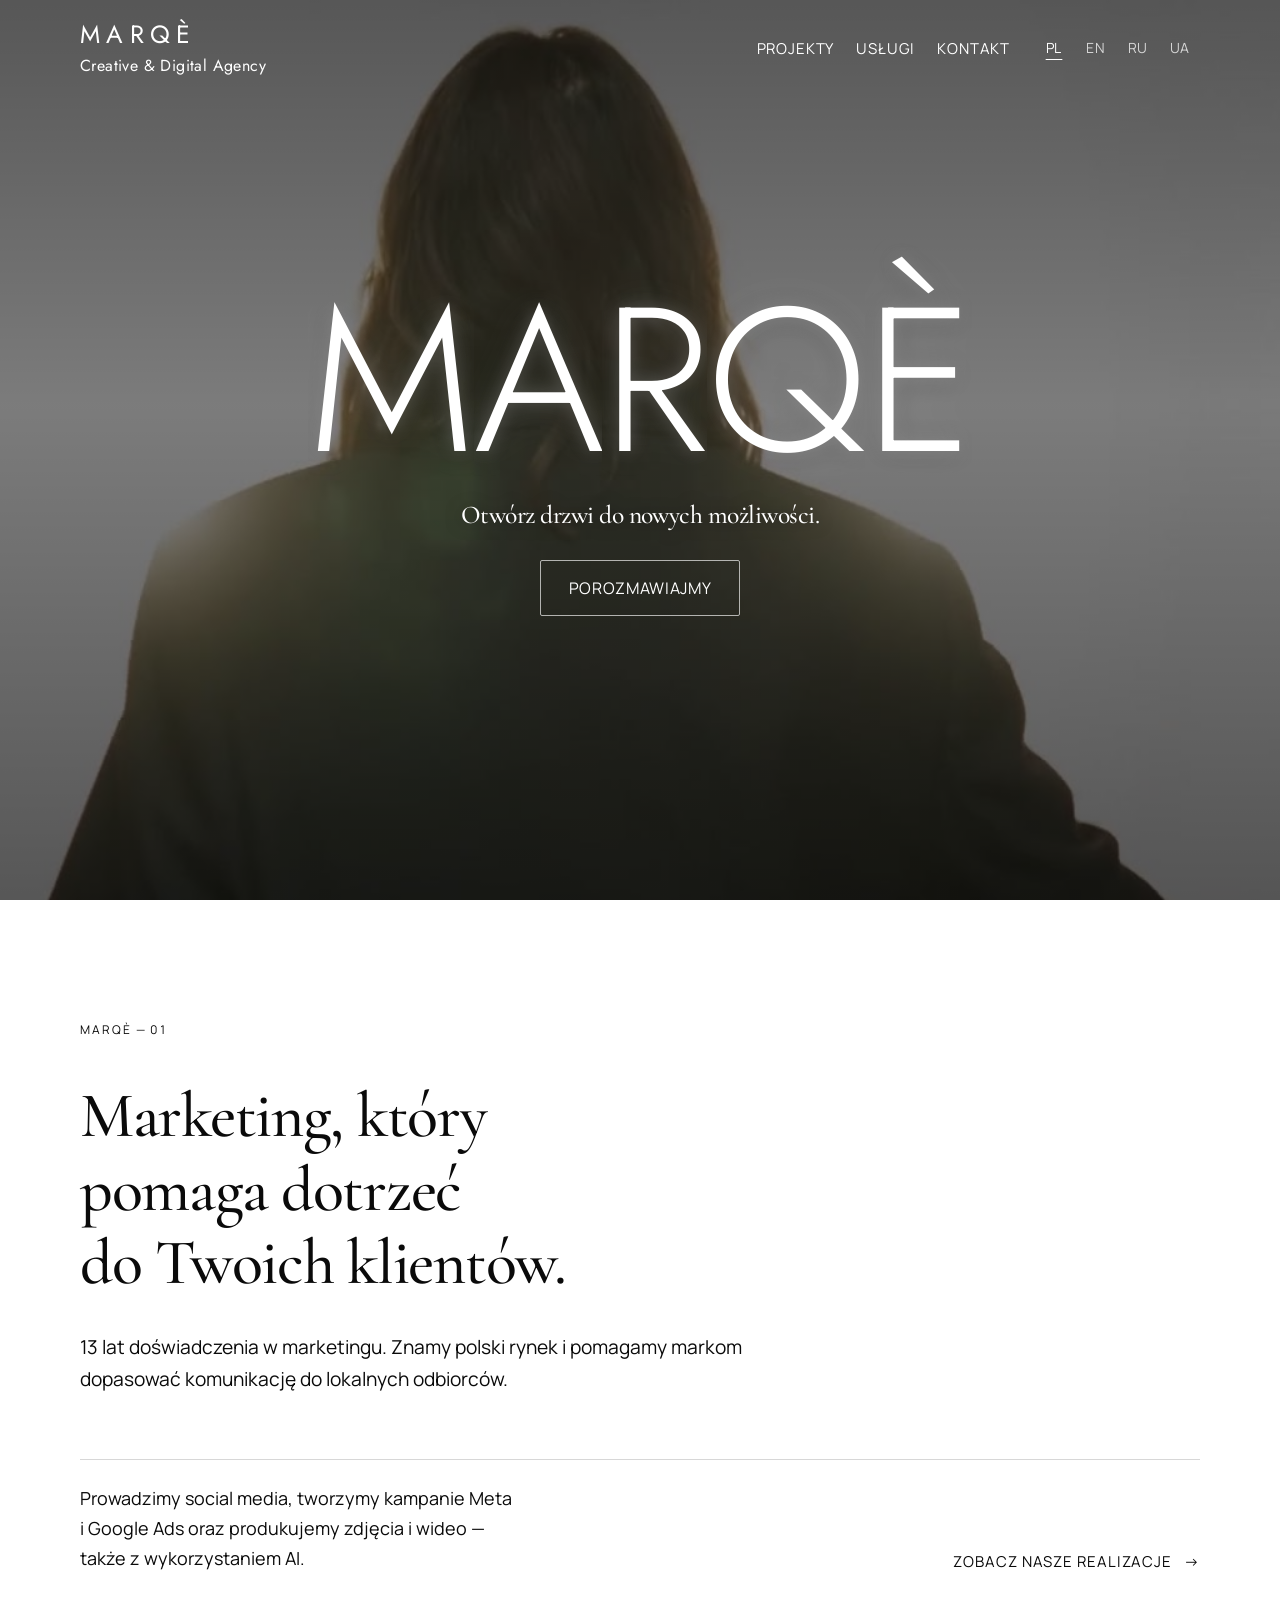
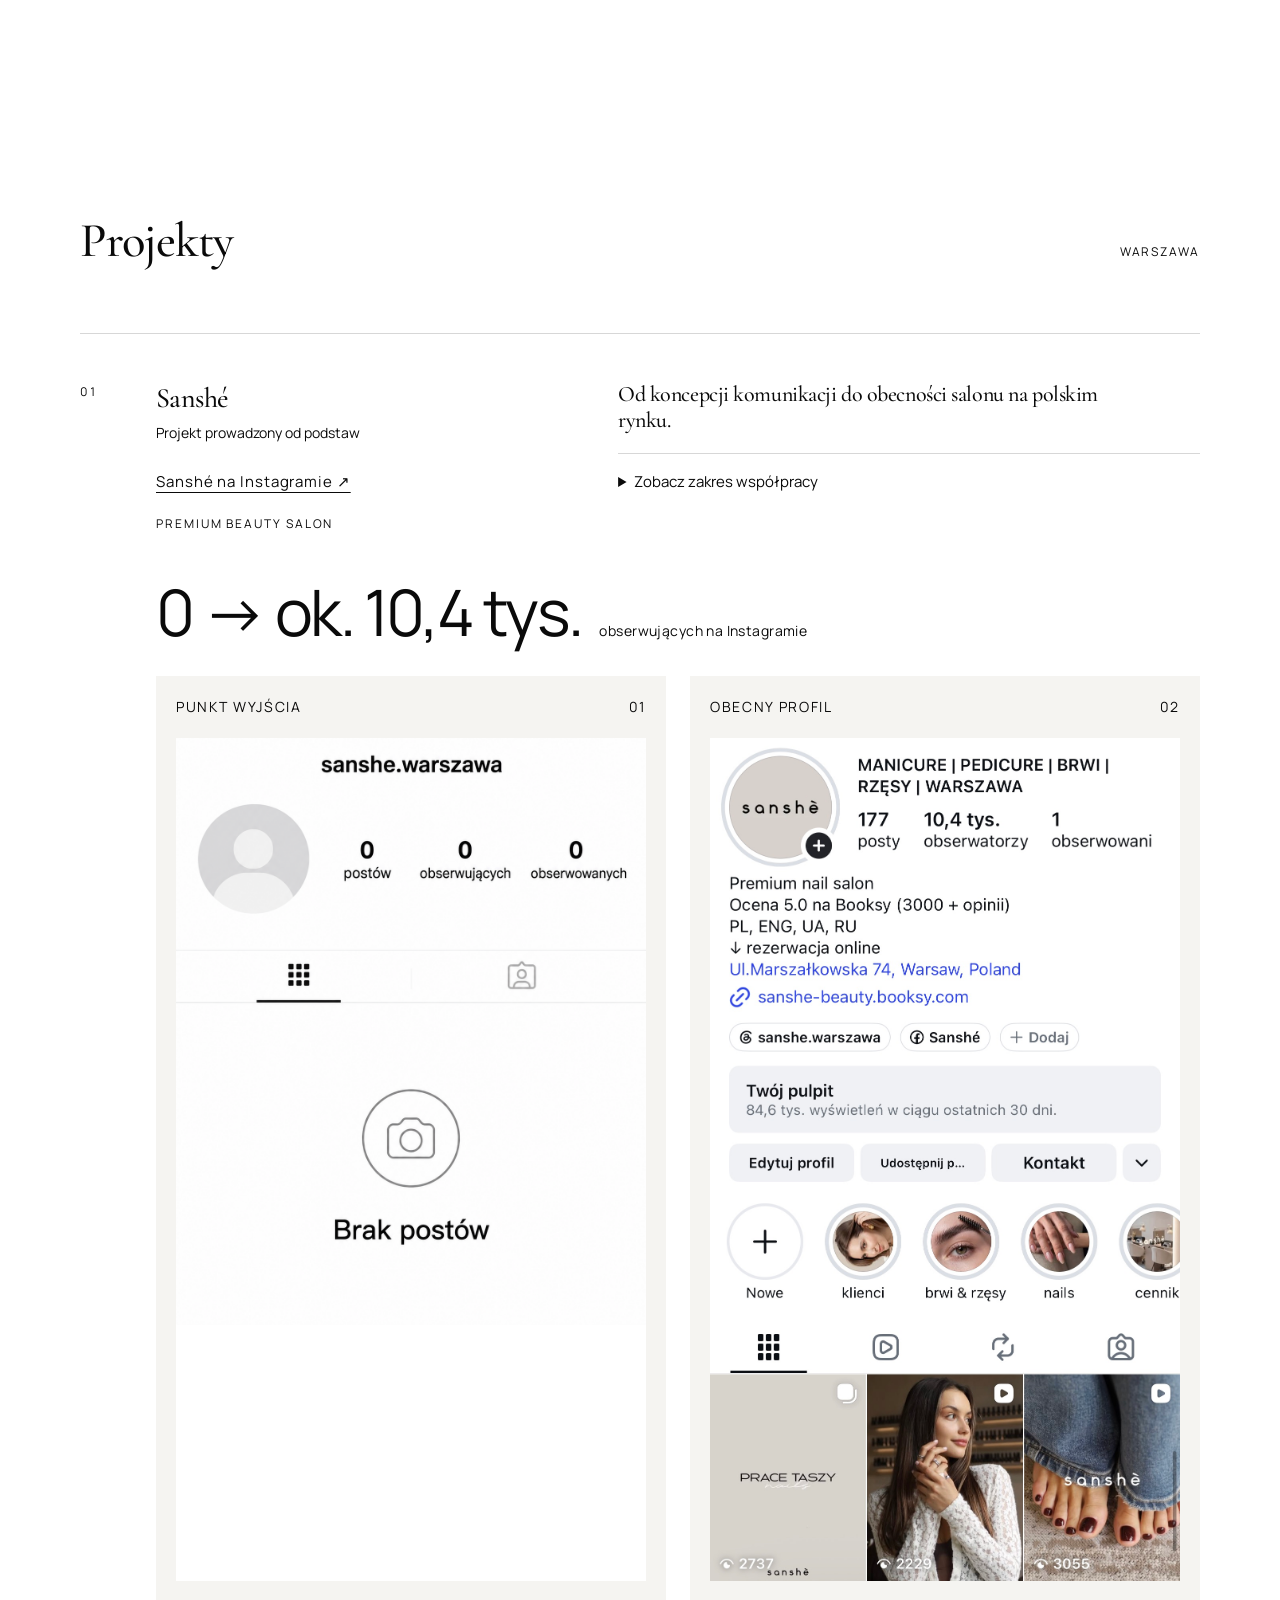
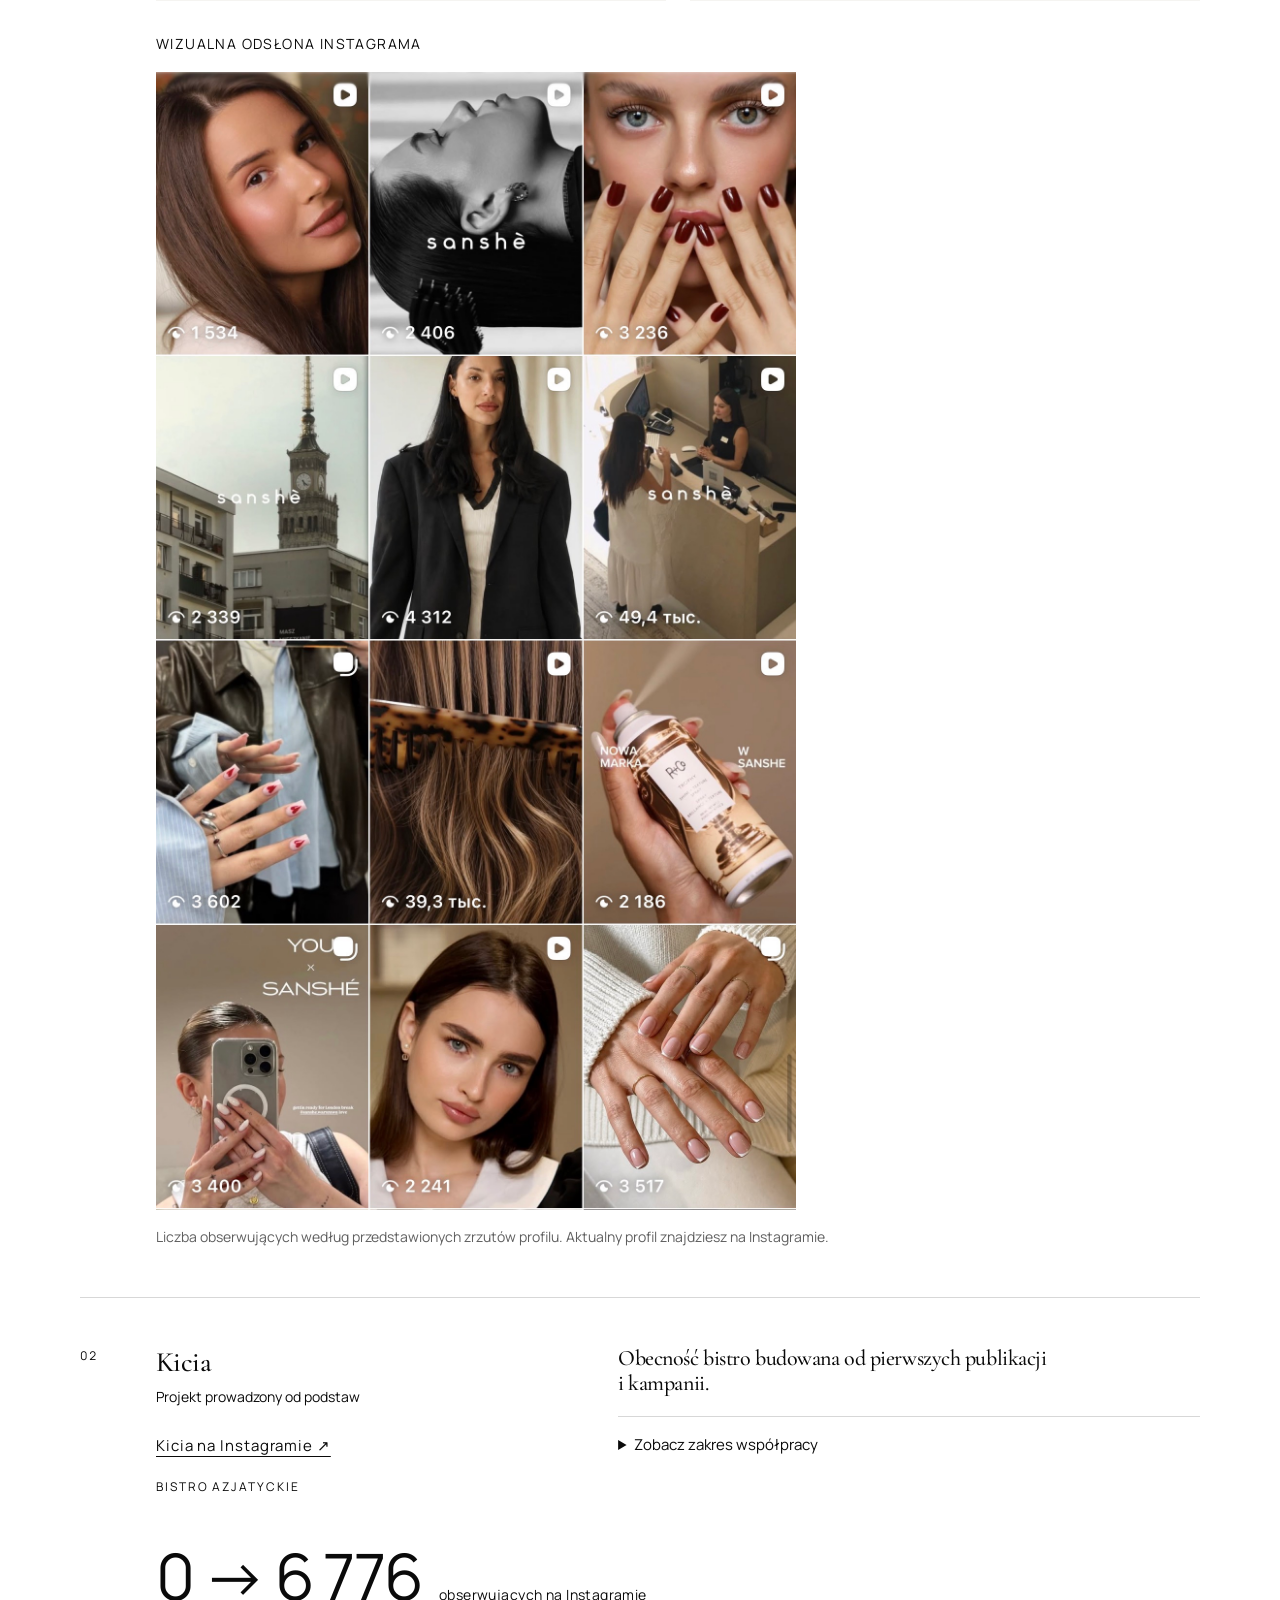
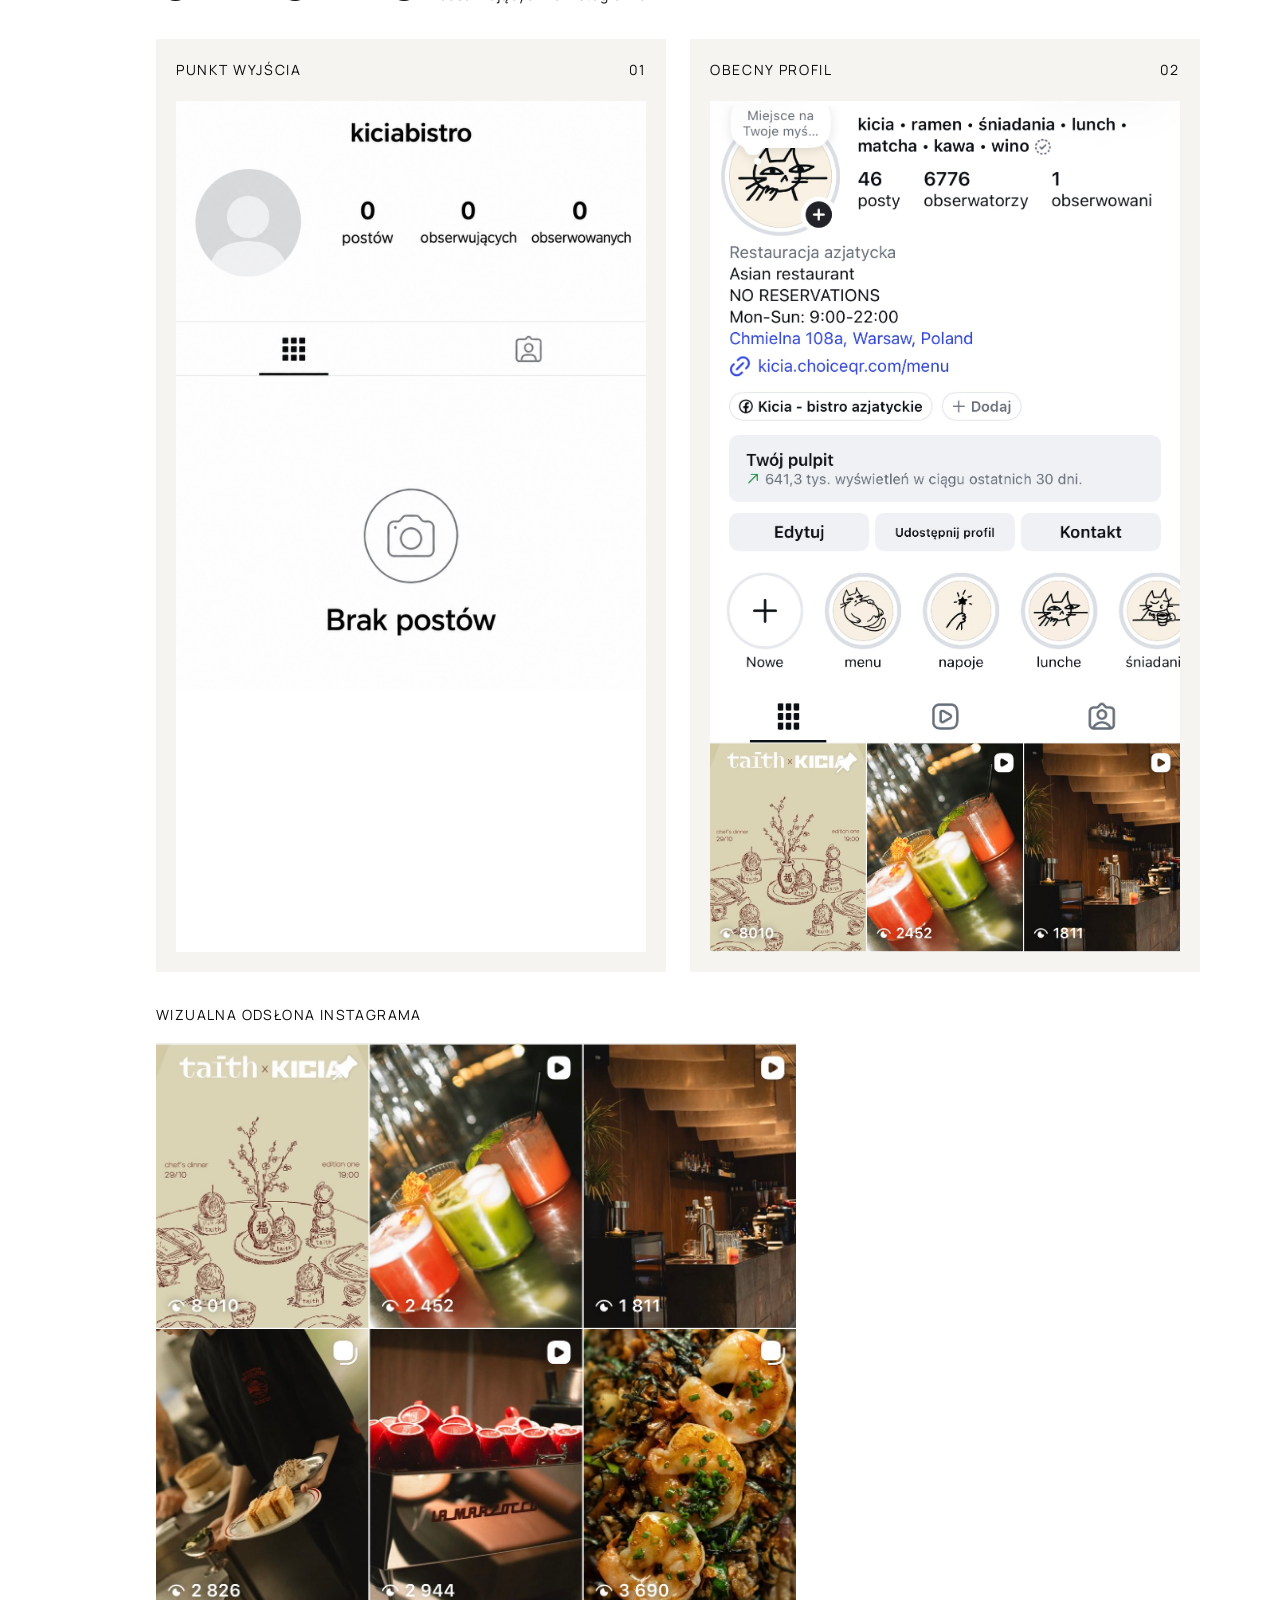
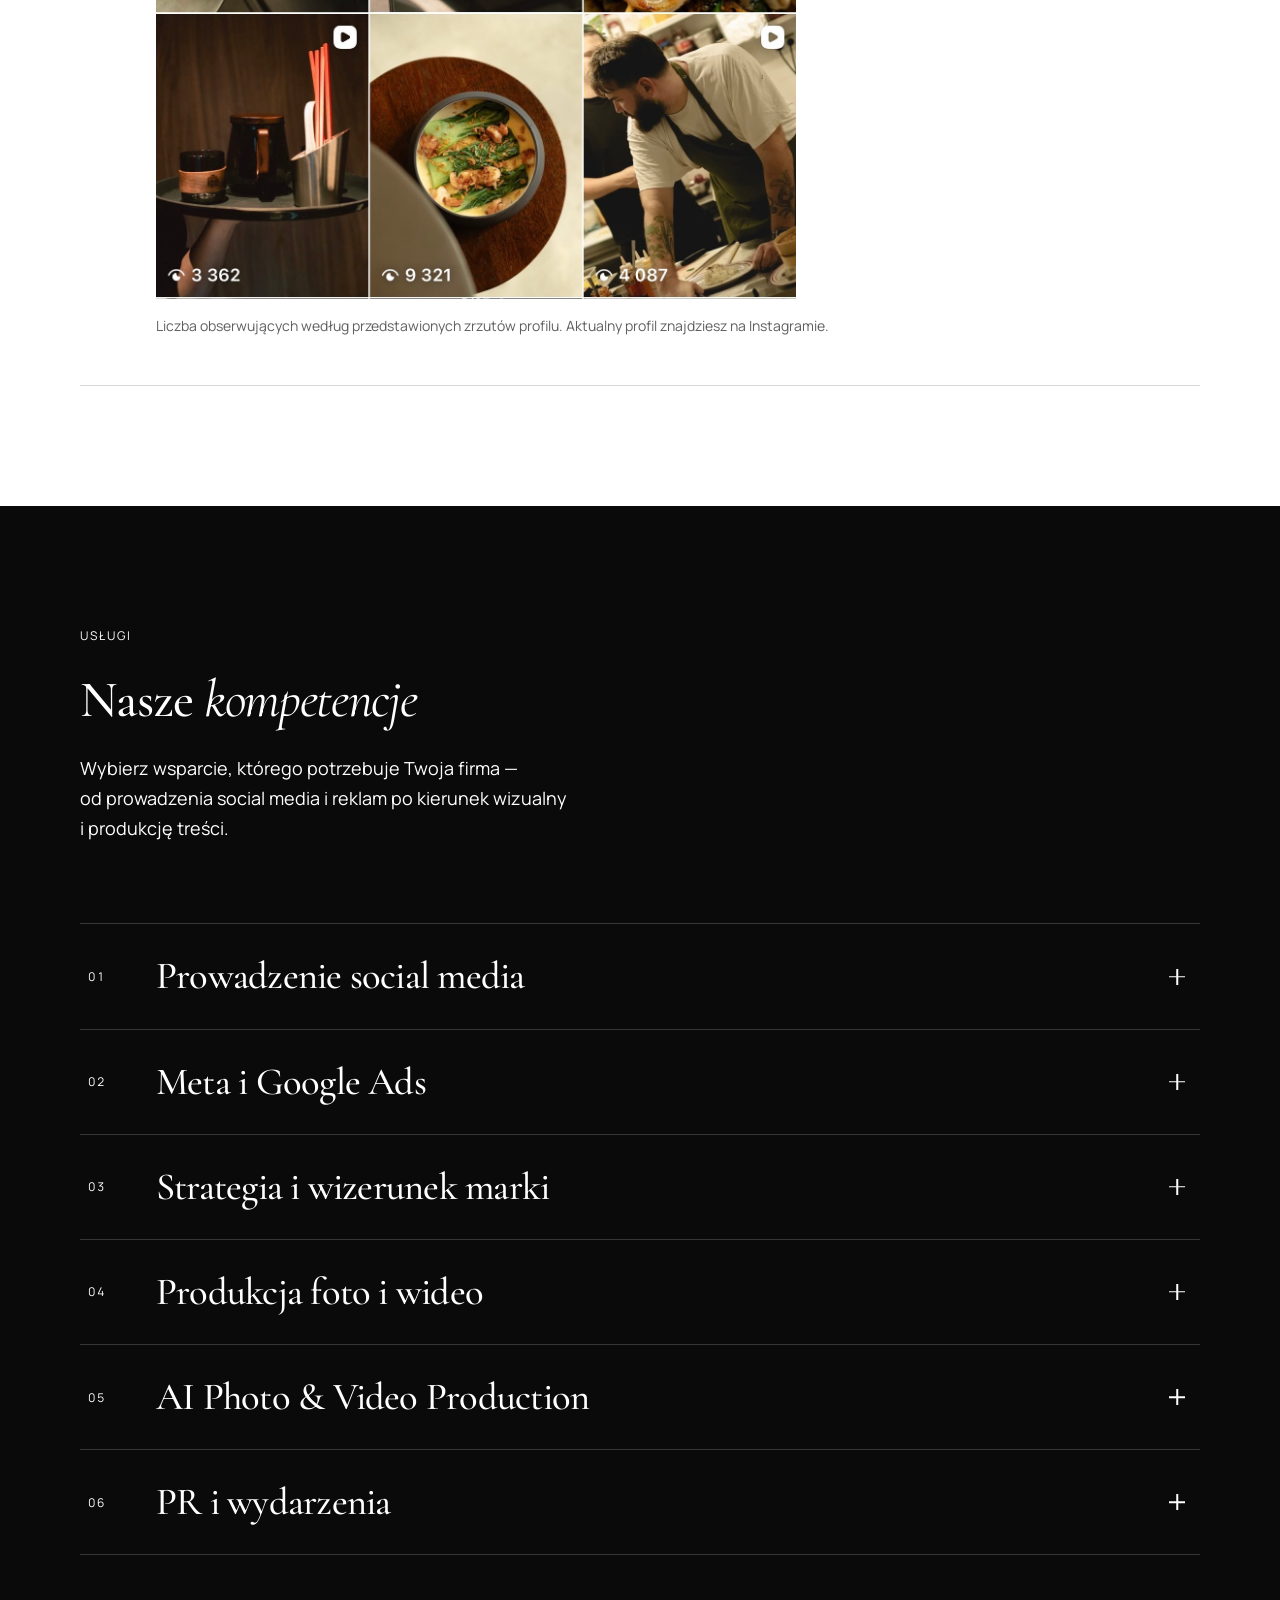
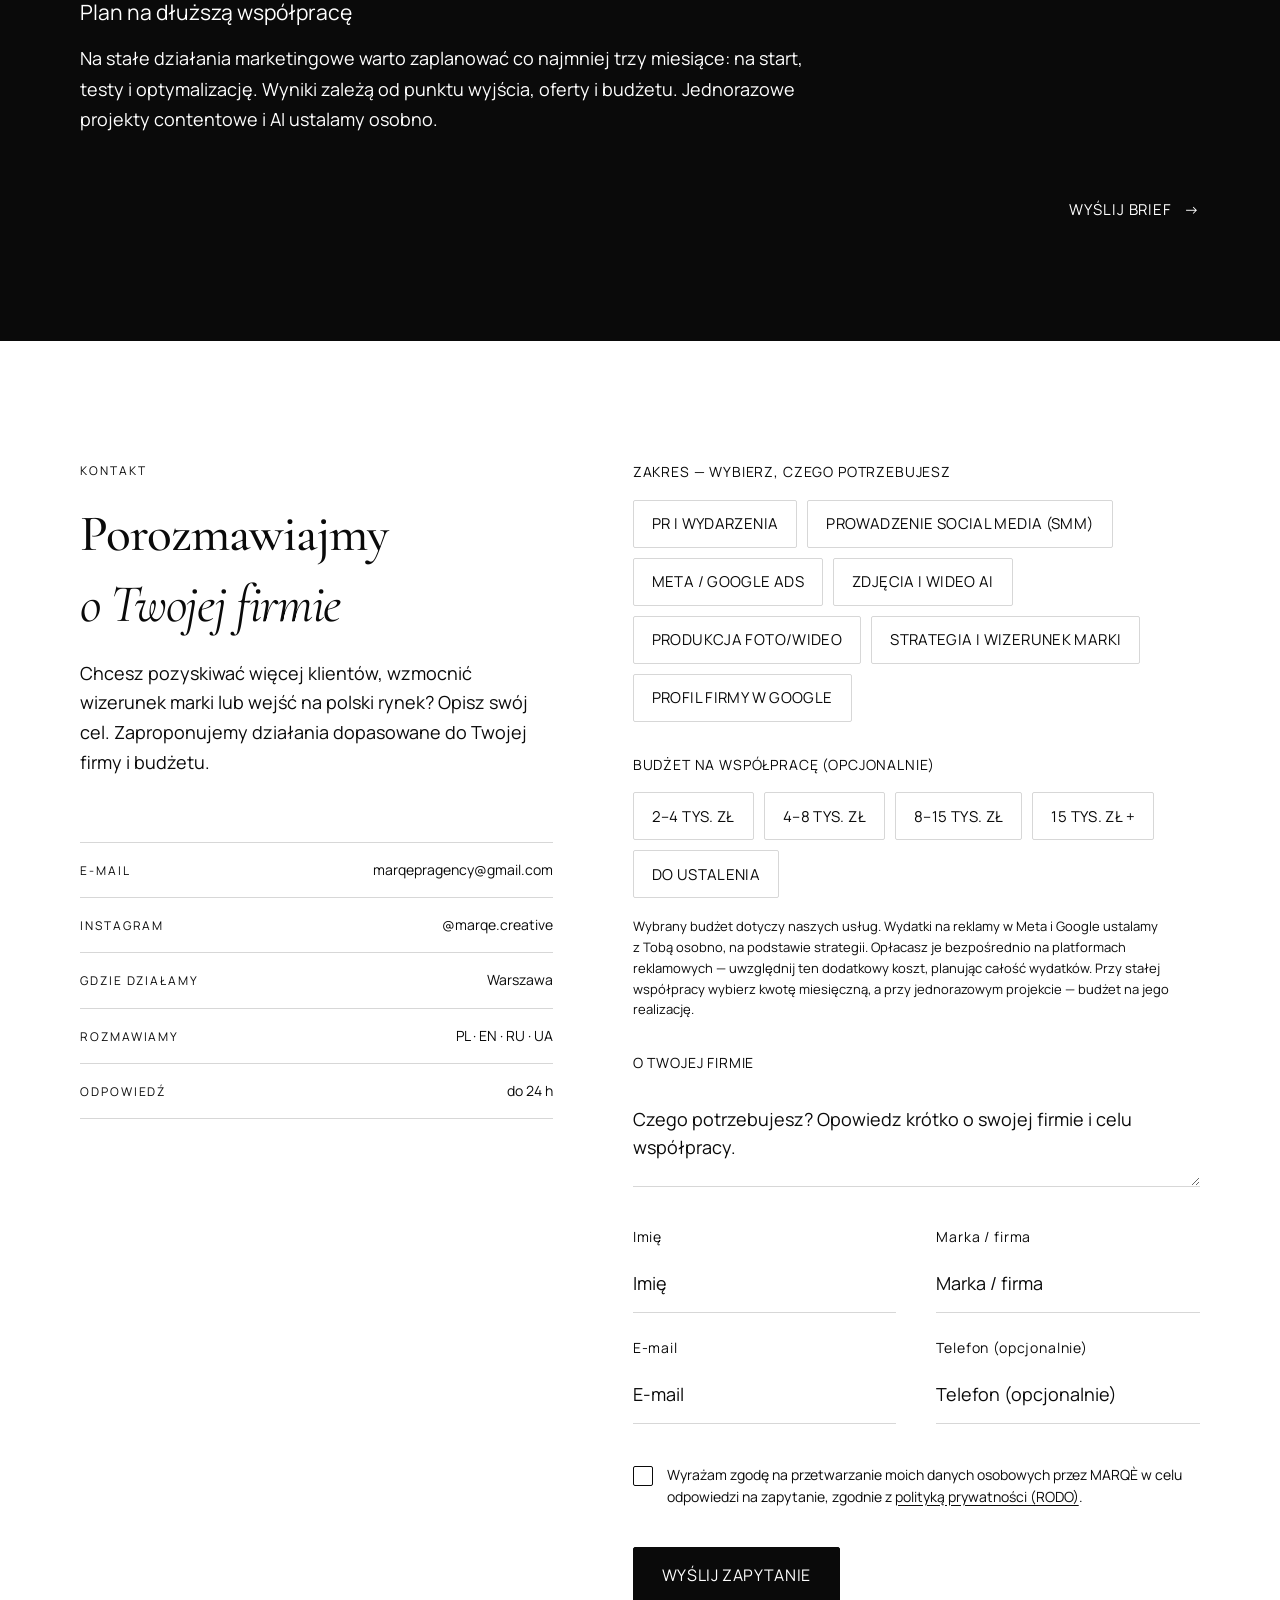
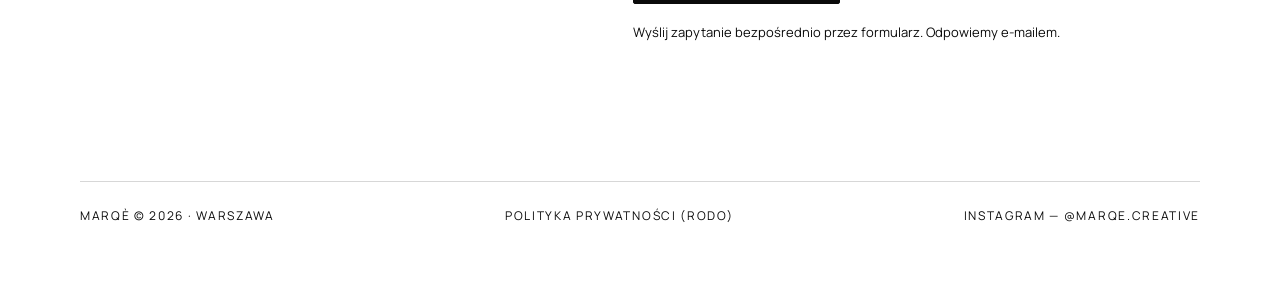
<file: type-03.html>
<!DOCTYPE html>
<html lang="pl">
<head>
<meta charset="UTF-8">
<meta name="viewport" content="width=device-width, initial-scale=1">
<title>MARQÈ — Digital Agency · Warszawa</title>
<meta name="description" content="MARQÈ — Creative &amp; Digital Agency. Warszawa. Social media, Meta i Google Ads, strategia marki oraz produkcja foto i wideo, także z AI.">
<link rel="preconnect" href="https://fonts.googleapis.com">
<link rel="preconnect" href="https://fonts.gstatic.com" crossorigin>
<link href="https://fonts.googleapis.com/css2?family=Jost:wght@300;400;500&family=Manrope:wght@300;400;500&family=Literata:ital,wght@1,200;1,300&family=Instrument+Serif:ital@0;1&display=swap" rel="stylesheet">
<style>
:root{
  --black:#0A0A0A;
  --white:#FFFFFF;
  --grey:#0A0A0A;
  --grey-inv:#FFFFFF;
  --line:rgba(10,10,10,.16);
  --line-inv:rgba(255,255,255,.18);
  --pad:120px;
  --s2:16px; --s3:24px; --s4:40px; --s5:64px; --s6:96px; --s7:140px;
  --fs-h1:16vw;
  --fs-h2:clamp(38px,4.6vw,64px);
  --fs-body:17px;
  --r:2px;
  --ease:cubic-bezier(.22,1,.36,1);
  --serif:'Instrument Serif',Georgia,serif;
}
*{margin:0;padding:0;box-sizing:border-box}
html{scroll-behavior:auto}
@media(pointer:coarse){html{scroll-behavior:smooth}}
body{
  font-family:'Jost',system-ui,sans-serif;
  font-weight:400;
  background:var(--white);
  color:var(--black);
  font-size:var(--fs-body);
  line-height:1.6;
  -webkit-font-smoothing:antialiased;
}
a{color:inherit;text-decoration:none}
button{font:inherit;background:none;border:0;cursor:pointer;color:inherit}
::selection{background:var(--black);color:var(--white)}
:focus-visible{outline:2px solid currentColor;outline-offset:3px}
.micro{font-size:12px;letter-spacing:.16em;text-transform:uppercase;font-weight:400}
em.sx{font-family:var(--serif);font-style:italic;font-weight:400;letter-spacing:0;text-transform:none}

/* ---------- preloader ---------- */
.loader{position:fixed;inset:0;background:var(--black);color:var(--white);z-index:300;display:none;align-items:flex-end;justify-content:space-between;padding:40px 48px;transition:clip-path .9s var(--ease)}
html.js .loader{display:flex}
.loader.done{clip-path:inset(0 0 100% 0)}
.loader .lw{font-weight:400;letter-spacing:.28em;font-size:13px;text-transform:uppercase}
.loader .count{font-size:clamp(60px,9vw,120px);font-weight:300;line-height:1;font-variant-numeric:tabular-nums}

/* ---------- nav ---------- */
.nav{position:fixed;top:0;left:0;right:0;z-index:120;display:flex;justify-content:space-between;align-items:center;padding:26px var(--pad);mix-blend-mode:difference;color:#fff}
.nav .logo{font-weight:500;letter-spacing:.3em;font-size:15px}
.nav .right{display:flex;align-items:center;gap:var(--s4)}
.nav ul{display:flex;gap:var(--s4);list-style:none}
.nav a,.nav .lng button{font-size:13px;letter-spacing:.16em;text-transform:uppercase;font-weight:400;position:relative}
.nav ul a::after{content:"";position:absolute;left:0;bottom:-4px;width:100%;height:1px;background:#fff;transform:scaleX(0);transform-origin:right;transition:transform .5s var(--ease)}
.nav ul a:hover::after{transform:scaleX(1);transform-origin:left}
.nav .lng{display:flex;gap:10px;align-items:center}
.nav .lng button{opacity:.55;text-decoration:none;transition:opacity .3s}
.nav .lng button.on{opacity:1}
.nav .lng .sep{opacity:.35}
.burger{display:none;width:40px;height:40px;position:relative;z-index:130}
.burger span{position:absolute;left:8px;right:8px;height:1.5px;background:#fff;transition:transform .45s var(--ease),top .45s var(--ease),opacity .3s}
.burger span:nth-child(1){top:15px}
.burger span:nth-child(2){top:24px}
html.menu-open .burger span:nth-child(1){top:19.5px;transform:rotate(45deg)}
html.menu-open .burger span:nth-child(2){top:19.5px;transform:rotate(-45deg)}
.m-menu{position:fixed;inset:0;background:var(--black);color:var(--white);z-index:110;display:flex;flex-direction:column;justify-content:center;padding:0 var(--pad);opacity:0;pointer-events:none;transition:opacity .45s var(--ease)}
html.menu-open .m-menu{opacity:1;pointer-events:auto}
.m-menu a{font-size:clamp(34px,9vw,54px);font-weight:300;text-transform:uppercase;letter-spacing:.02em;padding:14px 0;border-bottom:1px solid var(--line-inv);opacity:0;transform:translateY(22px);transition:opacity .5s var(--ease),transform .5s var(--ease)}
html.menu-open .m-menu a{opacity:1;transform:none}
.m-menu .m-lng{margin-top:var(--s4);display:flex;gap:16px}
.m-menu .m-lng button{font-size:14px;letter-spacing:.2em;text-transform:uppercase;opacity:.55}
.m-menu .m-lng button.on{opacity:1}

/* ---------- buttons: print rectangle + dual-label ---------- */
.btn{display:inline-block;padding:16px 34px;border:1px solid var(--black);border-radius:var(--r);font-size:12px;letter-spacing:.18em;text-transform:uppercase;font-weight:400;transition:background .5s var(--ease),color .5s var(--ease),border-color .5s var(--ease)}
.btn .tx{display:block;position:relative;overflow:hidden}
.btn .l{display:block;transition:transform .55s var(--ease)}
.btn .l2{position:absolute;top:100%;left:0;width:100%;text-align:center}
.btn:hover .l{transform:translateY(-100%)}
.btn.solid{background:var(--black);color:var(--white)}
.btn.solid:hover{background:transparent;color:var(--black)}
.btn.ghost:hover{background:var(--black);color:var(--white)}
/* inline arrow link */
.linkline{display:inline-flex;align-items:baseline;gap:12px;font-size:14px;letter-spacing:.18em;text-transform:uppercase;font-weight:400;position:relative}
.linkline::after{content:"";position:absolute;left:0;bottom:-5px;height:1px;width:100%;background:currentColor;transform:scaleX(0);transform-origin:left;transition:transform .55s var(--ease)}
.linkline:hover::after{transform:scaleX(1)}
.linkline .ar{transition:transform .45s var(--ease)}
.linkline:hover .ar{transform:translateX(8px)}

/* ============ HERO — scroll-scrub ============ */
#scroll-container{position:relative;height:calc(var(--vh,100vh)*3)}
.hero{position:sticky;top:0;height:var(--vh,100vh);overflow:hidden;background:var(--black);color:var(--white);z-index:1}
.hero::after{content:"";position:absolute;inset:0;background:linear-gradient(to bottom,rgba(0,0,0,.12) 0%,rgba(0,0,0,0) 40%,rgba(0,0,0,.55) 100%);pointer-events:none;z-index:1}
.hero-media{position:absolute;inset:0}
.hero-media video,.hero-media img{position:absolute;inset:0;width:100%;height:100%;object-fit:cover;display:block}
.hero-inner{position:relative;z-index:2;height:100%;display:flex;flex-direction:column;align-items:center;justify-content:center;text-align:center;padding:0 var(--pad);will-change:transform,opacity}
.hero h1{font-size:var(--fs-h1);font-weight:300;line-height:.94;letter-spacing:-.01em;text-transform:uppercase;display:flex;justify-content:center;user-select:none;text-shadow:0 2px 30px rgba(0,0,0,.45)}
.hero h1 .chm{display:inline-block;overflow:hidden;padding-top:.22em;margin-top:-.22em}
.hero h1 .ch{display:inline-block;transform:translateY(-118%);opacity:0;filter:blur(5px);transition:transform .9s cubic-bezier(.16,1,.3,1),opacity .55s ease,filter .7s ease}
html:not(.js) .hero h1 .ch{transform:none;opacity:1;filter:none}
.hero.in h1 .ch{transform:translateY(0);opacity:1;filter:blur(0)}
.hero .meta{margin-top:var(--s3);display:flex;flex-direction:column;gap:6px;letter-spacing:.3em;font-size:13px;text-transform:uppercase;color:#fff;text-shadow:0 1px 16px rgba(0,0,0,.5)}
.hero .cta{margin-top:var(--s4)}
.hero .cta .btn{border-color:rgba(255,255,255,.65);background:transparent;color:var(--white)}
.hero .cta .btn:hover,.hero .cta .btn:focus-visible,.hero .cta .btn:active{background:transparent;color:var(--white);border-color:#fff}
.scroll-cue{position:absolute;left:50%;bottom:52px;transform:translateX(-50%);width:1px;height:44px;overflow:hidden;z-index:2}
.scroll-cue::before{content:"";position:absolute;left:0;top:-100%;width:1px;height:100%;background:rgba(255,255,255,.7);animation:cue 1.8s var(--ease) infinite}
@keyframes cue{to{top:100%}}
#hero-overlay{position:absolute;inset:0;z-index:3;display:flex;flex-direction:column;align-items:center;justify-content:center;text-align:center;padding:0 var(--pad);opacity:0;pointer-events:none;will-change:transform,opacity}
#hero-overlay .o-label{font-size:12px;letter-spacing:.28em;text-transform:uppercase;color:#fff;margin-bottom:var(--s3)}
#hero-overlay .o-title{font-size:clamp(34px,5.4vw,82px);font-weight:300;line-height:1.12;letter-spacing:-.01em;text-shadow:0 2px 30px rgba(0,0,0,.5)}
#hero-overlay .o-title em.sx{font-size:1.04em}

/* section 2 — manifest, asymmetric */
#section-2{position:sticky;top:0;height:var(--vh,100vh);z-index:20;will-change:transform;background:var(--white);color:var(--black);border-radius:24px 24px 0 0;box-shadow:0 -32px 80px rgba(0,0,0,.35);overflow:hidden;transform:translateY(101%)}
.s2-inner{height:100%;display:flex;flex-direction:column;justify-content:center;padding:0 var(--pad);max-width:1600px}
.s2-idx{font-size:12px;letter-spacing:.16em;text-transform:uppercase;color:var(--grey);margin-bottom:var(--s4);font-variant-numeric:tabular-nums}
.s2-title{font-size:clamp(40px,6vw,96px);font-weight:300;line-height:1.06;letter-spacing:-.02em;max-width:14ch}
.s2-title em.sx{font-size:1.05em}
.s2-bottom{display:flex;justify-content:space-between;align-items:flex-end;gap:var(--s4);margin-top:var(--s5);border-top:1px solid var(--line);padding-top:var(--s3)}
.s2-note{color:var(--grey);max-width:46ch;font-size:16px;line-height:1.7}

/* ---------- sections shared ---------- */
section{padding:var(--s7) var(--pad)}
.sec-head{display:flex;align-items:baseline;justify-content:space-between;margin-bottom:var(--s5)}
.sec-head h2{font-size:var(--fs-h2);font-weight:300;letter-spacing:-.015em;line-height:1.05}
.sec-head .tag{color:var(--grey)}
.rv{opacity:0;transform:translateY(40px);transition:opacity .9s var(--ease),transform .9s var(--ease)}
html:not(.js) .rv{opacity:1;transform:none}
.rv.in{opacity:1;transform:none}

/* ---------- projekty ---------- */
#work{position:relative;padding-top:var(--s7)}
.work-list{border-top:1px solid var(--line)}
.work-row{display:grid;grid-template-columns:70px 1fr 1.1fr 40px;align-items:center;gap:var(--s3);padding:44px 8px;border-bottom:1px solid var(--line)}
.work-row .idx{font-size:12px;letter-spacing:.14em;color:var(--grey);font-variant-numeric:tabular-nums}
.work-row .nm{display:flex;flex-direction:column;gap:8px}
.work-row .name{font-size:clamp(30px,3.4vw,50px);font-weight:300;letter-spacing:.04em;text-transform:uppercase;transition:transform .5s var(--ease)}
.work-row:hover .name{transform:translateX(16px)}
.work-row .type{font-size:12px;letter-spacing:.16em;text-transform:uppercase;color:var(--grey)}
.work-row .tags{font-size:13px;letter-spacing:.08em;text-transform:uppercase;color:var(--grey);line-height:1.9}
.work-row .tags .more{color:var(--black);font-weight:400;white-space:nowrap}
.work-row .arrow{font-size:22px;transform:translateX(-10px);opacity:0;transition:transform .5s var(--ease),opacity .5s var(--ease)}
.work-row:hover .arrow{transform:none;opacity:1}
.preview{position:fixed;width:270px;aspect-ratio:4/5;z-index:90;pointer-events:none;opacity:0;transform:scale(.94);transition:opacity .4s var(--ease),transform .4s var(--ease);overflow:hidden;background:var(--black);border-radius:var(--r)}
.preview.on{opacity:1;transform:scale(1)}
.preview img{width:100%;height:100%;object-fit:cover;display:block}
.preview .ph{position:absolute;inset:0;display:flex;flex-direction:column;align-items:center;justify-content:center;gap:10px;color:var(--white)}
.preview .ph .t{letter-spacing:.28em;text-transform:uppercase;font-size:14px}
.preview .ph .spec{font-size:11px;letter-spacing:.16em;text-transform:uppercase;color:#fff}
.preview .frame{position:absolute;inset:12px;border:1px solid rgba(255,255,255,.28)}
.thumb{display:none}
@media(max-width:1024px){
  .preview{display:none}
  .thumb{display:block;aspect-ratio:4/5;max-width:240px;background:var(--black);position:relative;margin-bottom:var(--s2);overflow:hidden;border-radius:var(--r)}
  .thumb img{width:100%;height:100%;object-fit:cover;display:block}
  .thumb .ph{position:absolute;inset:0;display:flex;align-items:center;justify-content:center;color:#fff;font-size:12px;letter-spacing:.2em;text-transform:uppercase}
}

/* ---------- kompetencje ---------- */
.services{background:var(--black);color:var(--white);overflow:hidden}
.wwd-wrap{position:relative;margin-bottom:var(--s6)}
.svc-label{color:var(--white);margin-bottom:var(--s3);display:block}
.svc-h{font-size:clamp(46px,7.2vw,118px);font-weight:300;line-height:1.02;letter-spacing:-.02em}
.svc-h em.sx{font-size:1.04em}
.wwd-note{max-width:46ch;color:var(--white);margin-top:var(--s3);font-size:16px;line-height:1.7}
.acc{border-top:1px solid var(--line-inv)}
.acc-item{border-bottom:1px solid var(--line-inv)}
.acc-head{display:flex;align-items:center;gap:var(--s3);width:100%;text-align:left;padding:30px 8px;color:inherit}
.acc-head .a-idx{font-size:12px;letter-spacing:.14em;color:var(--grey-inv);font-variant-numeric:tabular-nums;width:44px;flex-shrink:0}
.acc-head .a-name{font-size:clamp(26px,3vw,44px);font-weight:300;letter-spacing:-.01em;transition:transform .5s var(--ease);flex:1}
.acc-head:hover .a-name{transform:translateX(12px)}
.a-plus{width:30px;height:30px;position:relative;flex-shrink:0}
.a-plus::before,.a-plus::after{content:"";position:absolute;background:#fff;transition:transform .5s var(--ease)}
.a-plus::before{left:50%;top:7px;bottom:7px;width:1.5px;transform:translateX(-50%)}
.a-plus::after{top:50%;left:7px;right:7px;height:1.5px;transform:translateY(-50%)}
.acc-item.open .a-plus::before{transform:translateX(-50%) rotate(90deg)}
.acc-item.open .a-plus{transform:rotate(45deg)}
.a-plus{transition:transform .5s var(--ease)}
.acc-body{display:grid;grid-template-rows:0fr;transition:grid-template-rows .65s var(--ease)}
.acc-item.open .acc-body{grid-template-rows:1fr}
.acc-clip{overflow:hidden;min-height:0}
.acc-in{padding:6px 8px 44px 44px;display:flex;flex-direction:column;gap:24px;max-width:820px;margin-left:auto}
.a-it{display:grid;grid-template-columns:26px 1fr;gap:14px;align-items:start;opacity:0;transform:translateY(14px);transition:opacity .5s var(--ease),transform .5s var(--ease)}
.acc-item.open .a-it{opacity:1;transform:none}
.a-arrow{color:#fff;line-height:1.6}
.a-t{font-weight:400;font-size:18px}
.a-d{color:var(--grey-inv);font-size:15px;line-height:1.7;margin-top:4px;max-width:60ch}
.svc-cta{display:flex;justify-content:flex-end;margin-top:var(--s5)}

/* ---------- kontakt + brief ---------- */
.contact{padding-bottom:var(--s5)}
.contact-grid{display:grid;grid-template-columns:1fr 1.2fr;gap:var(--s6)}
.contact .lead{color:var(--grey);margin-bottom:var(--s3)}
.contact h2{font-size:clamp(36px,4vw,58px);font-weight:300;line-height:1.12;letter-spacing:-.015em;max-width:17ch}
.contact h2 em.sx{font-size:1.04em}
.contact .c-note{margin-top:var(--s3);color:var(--grey);max-width:40ch;font-size:16px;line-height:1.7}
.c-details{margin-top:var(--s5);border-top:1px solid var(--line)}
.c-row{display:flex;justify-content:space-between;gap:var(--s3);padding:16px 0;border-bottom:1px solid var(--line);font-size:14px}
.c-row .k{letter-spacing:.16em;text-transform:uppercase;font-size:12px;color:var(--grey);padding-top:2px}
.c-row a:hover{opacity:.6}
.f-block{margin-bottom:var(--s5)}
.f-label{display:block;margin-bottom:var(--s2);color:var(--grey)}
.chips{display:flex;flex-wrap:wrap;gap:10px}
.chip{padding:11px 18px;border:1px solid var(--line);border-radius:var(--r);font-size:12px;letter-spacing:.12em;text-transform:uppercase;transition:background .35s var(--ease),color .35s var(--ease),border-color .35s var(--ease)}
.chip:hover{border-color:var(--black)}
.chip.on{background:var(--black);color:var(--white);border-color:var(--black)}
.f-input{width:100%;border:0;border-bottom:1px solid var(--line);background:transparent;padding:14px 0;font:inherit;color:var(--black);border-radius:0;transition:border-color .3s}
.f-input:focus{outline:none;border-color:var(--black)}
.f-input::placeholder{color:var(--grey)}
textarea.f-input{resize:none;min-height:96px}
.f-two{display:grid;grid-template-columns:1fr 1fr;gap:var(--s4)}
.consent{display:flex;gap:14px;align-items:flex-start;margin:var(--s4) 0;color:var(--grey);font-size:14px;line-height:1.55;cursor:pointer}
.consent .box{flex-shrink:0;width:20px;height:20px;border:1px solid var(--black);border-radius:var(--r);margin-top:2px;position:relative;transition:background .3s}
.consent.on .box{background:var(--black)}
.consent.on .box::after{content:"";position:absolute;inset:0;background:linear-gradient(45deg,transparent 44%,#fff 46%,#fff 54%,transparent 56%) no-repeat}
.consent a{text-decoration:underline;text-underline-offset:3px}
.f-err{color:var(--black);font-size:14px;margin-top:var(--s2);min-height:22px;border-left:2px solid var(--black);padding-left:12px;display:none}
.f-err.show{display:block}
.btn.submit{background:var(--black);color:var(--white);border-color:var(--black)}
.btn.submit:hover{background:transparent;color:var(--black)}
.f-sent{display:none;margin-top:var(--s2);color:var(--grey)}
.f-sent.show{display:block}
.foot{margin-top:var(--s7);border-top:1px solid var(--line);padding-top:var(--s3);display:flex;justify-content:space-between;gap:var(--s3);font-size:12px;letter-spacing:.14em;text-transform:uppercase;color:var(--grey);flex-wrap:wrap}
.foot a:hover{color:var(--black)}

/* ---------- cookie bar (compact) ---------- */
.cookies{position:fixed;left:0;right:0;bottom:0;z-index:150;background:var(--black);color:var(--white);padding:14px var(--pad);display:none;gap:var(--s3);align-items:center;justify-content:space-between;flex-wrap:wrap}
.cookies.show{display:flex}
.cookies p{font-size:13px;line-height:1.55;color:var(--grey-inv);max-width:60ch}
.cookies p a{text-decoration:underline;text-underline-offset:3px;color:#fff}
.cookies .cbtns{display:flex;gap:22px;align-items:center}
.cookies .cbtn{font-size:12px;letter-spacing:.16em;text-transform:uppercase;border-bottom:1px solid rgba(255,255,255,.5);padding-bottom:2px;transition:border-color .3s,opacity .3s}
.cookies .cbtn:hover{border-color:#fff}
.cookies .cbtn.primary{border:1px solid #fff;border-radius:var(--r);padding:9px 16px}
.cookies .cbtn.primary:hover{background:#fff;color:var(--black)}

/* ---------- fallbacks ---------- */
html:not(.js) #scroll-container,html.no-scrub #scroll-container{height:auto}
html:not(.js) .hero,html.no-scrub .hero{position:relative;height:100vh}
html:not(.js) #section-2,html.no-scrub #section-2{position:relative;height:auto;min-height:60vh;transform:none!important;border-radius:0;box-shadow:none;padding:var(--s7) 0}
html:not(.js) #hero-overlay,html.no-scrub #hero-overlay{display:none}
html:not(.js) .s2-inner,html.no-scrub .s2-inner{height:auto}
html:not(.js) .a-it{opacity:1;transform:none}

/* ---------- responsive ---------- */
@media(max-width:1024px){
  :root{--pad:56px;--s7:110px}
  .contact-grid{grid-template-columns:1fr;gap:var(--s5)}
  .work-row{grid-template-columns:52px 1fr 40px;grid-template-areas:"idx thumb thumb" "idx nm arrow" "idx tags tags";align-items:start}
  .work-row .idx{grid-area:idx}
  .work-row .thumb{grid-area:thumb}
  .work-row .nm{grid-area:nm}
  .work-row .tags{grid-area:tags}
  .work-row .arrow{grid-area:arrow;align-self:center}
  .acc-in{margin-left:0;max-width:none;padding-left:44px}
}
@media(max-width:760px){
  .nav .right ul,.nav .right .lng{display:none}
  .burger{display:block}
}
@media(max-width:640px){
  :root{--pad:22px;--fs-h1:19vw;--s7:90px;--s6:64px;--s5:48px}
  .nav{padding:20px 22px}
  .m-menu{padding:0 22px}
  .btn{padding:14px 26px}
  .work-row{grid-template-columns:44px 1fr;grid-template-areas:"idx thumb" "idx nm" "tags tags";gap:12px;padding:32px 4px}
  .work-row .arrow{display:none}
  .work-row:hover .name{transform:none}
  .sec-head{flex-direction:column;gap:10px;align-items:flex-start}
  .acc-head{padding:24px 4px;gap:14px}
  .acc-head .a-idx{width:34px}
  .acc-head:hover .a-name{transform:none}
  .acc-in{padding-left:0}
  .f-two{grid-template-columns:1fr}
  .s2-bottom{flex-direction:column;align-items:flex-start}
  .cookies{padding:14px 22px}
  .loader{padding:24px}
}
@media(prefers-reduced-motion:reduce){
  *,*::before,*::after{animation:none!important;transition:none!important}
  html.js .loader{display:none}
  .hero h1 .ch,.rv,.a-it{transform:none!important;opacity:1!important}
  .wwd .outline{transform:skewX(-8deg)!important}
  .wwd .solid{transform:none!important}
  html{scroll-behavior:auto}
}

/* Usability refinement */
:focus-visible{outline:2px solid currentColor;outline-offset:5px}
.chip,.cbtn,.lng button,.m-lng button{min-height:44px}
.field-label{display:block;font-size:12px;line-height:1.5;margin:0 0 8px}
.field-wrap{min-width:0}
.hero-description{max-width:560px;margin:22px auto 0;text-align:center;font-size:clamp(14px,1.5vw,18px);line-height:1.6;padding:0 24px}
.form-note{font-size:13px;line-height:1.6;margin:18px 0}
.skip-link{position:fixed;top:-100px;left:16px;z-index:99999;background:#fff;color:#111;padding:14px}
.skip-link:focus{top:16px}
@media(max-width:700px){.f-input{font-size:16px}.hero-description{max-width:360px}}

/* Film hero: a downward wordmark reveal synchronized to the door opening. */
.hero .meta,.hero .cta{opacity:0;transform:translateY(10px);transition:opacity .8s ease,transform .8s cubic-bezier(.16,1,.3,1)}
.hero.in .meta,.hero.in .cta,html:not(.js) .hero .meta,html:not(.js) .hero .cta{opacity:1;transform:none}
.hero.in .meta{transition-delay:.35s}
.hero.in .cta{transition-delay:.55s}
@media(prefers-reduced-motion:reduce){.hero h1 .ch{filter:none!important}.hero .meta,.hero .cta{opacity:1;transform:none}}
#scroll-container{height:auto}
.hero{position:relative;height:100svh;min-height:540px}
#section-2{position:relative;height:auto;min-height:65vh;transform:none;border-radius:0;box-shadow:none;padding:var(--s7) 0}
.s2-inner{height:auto}
.hero::after{background:linear-gradient(180deg,rgba(0,0,0,.18),transparent 35%,rgba(0,0,0,.3));transition:background 1s}
.hero.in::after{background:linear-gradient(180deg,rgba(0,0,0,.65),rgba(0,0,0,.5) 45%,rgba(0,0,0,.65))}
.nav.over-film{mix-blend-mode:normal;background:linear-gradient(180deg,rgba(0,0,0,.65),transparent);color:#fff}
.hero-inner{opacity:0;visibility:hidden;transition:opacity .35s ease,visibility .35s}
.hero.in .hero-inner,html:not(.js) .hero-inner{opacity:1;visibility:visible}
.hero .meta{font-size:11px;letter-spacing:.22em;line-height:1.8}
.hero .cta{margin-top:28px}
.film-controls{position:absolute;z-index:4;bottom:28px;right:var(--pad);display:flex;gap:18px;color:#fff}
.film-controls button{min-height:44px;padding:10px 0;font-size:11px;letter-spacing:.1em;text-transform:uppercase;text-shadow:0 1px 8px #000}
.film-controls button:hover{text-decoration:underline;text-underline-offset:5px}
.film-controls [hidden]{display:none}
html:not(.js) .film-controls{display:none}
.scroll-cue{bottom:30px}
@media(max-width:600px){.hero{min-height:500px}.film-controls{bottom:18px;gap:14px}.scroll-cue{left:var(--pad);bottom:28px}.hero .cta .btn{padding:16px 22px;font-size:10px}}
@media(prefers-reduced-motion:reduce){.hero-inner{opacity:1;visibility:visible}.hero::after{background:rgba(0,0,0,.48)}}


/* Preview: permanent agency descriptor, cinematic final message. */
.nav .logo{display:flex;flex-direction:column;align-items:flex-start;gap:7px;text-decoration:none}
.nav .logo .agency-label{font-size:11px;line-height:1.3;letter-spacing:.035em;text-transform:none;font-weight:400}
.hero .meta{margin-top:24px;max-width:620px}
.hero .hero-tagline{font-size:clamp(17px,2vw,26px);line-height:1.45;letter-spacing:.01em;text-transform:none;font-weight:300}
.hero .cta{margin-top:30px}
.hero .cta .btn{min-width:200px}
.s2-title{max-width:20ch;font-size:clamp(34px,5.2vw,74px)}
.intro-second{display:inline-block;font-size:.68em;line-height:1.25;margin-top:20px;max-width:24ch}
@media(max-width:600px){.nav .logo .agency-label{font-size:10px}.hero .meta{max-width:290px}.hero .cta .btn{font-size:11px}.s2-bottom{align-items:flex-start}.linkline{font-size:12px}}

.team-intro{font-size:clamp(20px,2.4vw,32px);line-height:1.5;max-width:900px}.team-grid{display:grid;grid-template-columns:1fr 1fr;gap:48px;margin:48px 0}.team-grid article{border-top:1px solid var(--line);padding-top:24px}.team-grid h3{font-size:32px;font-weight:300;margin-bottom:16px}.team-grid p,.team-location{color:var(--grey);line-height:1.8;max-width:54ch}@media(max-width:700px){.team-grid{grid-template-columns:1fr;gap:28px}.team-section .sec-head{align-items:flex-start;gap:20px;flex-direction:column}.nav ul{gap:24px}}

/* Editorial scale and accessible navigation */
:root{--pad:clamp(24px,6.25vw,120px)}
section[id]{scroll-margin-top:118px}
.nav{mix-blend-mode:normal;background:rgba(255,255,255,.97);color:var(--black);padding-top:20px;padding-bottom:20px;gap:32px;border-bottom:1px solid transparent;transition:background .25s,color .25s}
.nav .logo{display:flex;flex-direction:column;gap:6px;flex-shrink:0;align-items:flex-start}
.nav .logo>span:first-child{font-size:25px;line-height:1.15;letter-spacing:.25em;font-weight:400}
.nav .logo .agency-label{font-size:16px;line-height:1.4;letter-spacing:.025em;text-transform:none;font-weight:400}
.nav .right{gap:28px}.nav ul{gap:26px}
.nav ul a{display:inline-flex;align-items:center;min-height:44px;font-size:11px;letter-spacing:.12em}
.nav ul a::after{background:currentColor;bottom:4px}
.nav .lng button{min-width:36px;opacity:.75}.nav .lng button.on{opacity:1;text-decoration:underline;text-underline-offset:6px}
.nav.over-film{background:linear-gradient(180deg,rgba(0,0,0,.8),rgba(0,0,0,.3) 75%,transparent);color:#fff}
.nav.over-dark,html.menu-open .nav{background:var(--black);color:#fff}
.burger{width:44px;height:44px}.burger span{background:currentColor}
.m-menu{visibility:hidden}.m-menu[aria-hidden="false"]{visibility:visible}
html.menu-open{overflow:hidden}
.team-intro+.team-location{margin-top:28px;max-width:76ch}
.team-grid p{font-size:17px}.team-location{font-size:16px}
.a-d{font-size:16px;color:#dedede}.a-plus{transform:none!important}
.acc-item.open .a-plus::before{transform:translateX(-50%) rotate(90deg)}
.acc-head:focus-visible{outline-offset:-3px}
.work-row .arrow{opacity:1;transform:none}.work-row .tags{letter-spacing:.04em;font-size:12px}
.work-row .case-link{font-size:12px;letter-spacing:.06em;text-transform:none;margin-top:12px;text-decoration:underline;text-underline-offset:5px}
.work-row .thumb:not(:has(img)){display:none}
.preview:not(:has(img)){display:none}
.f-input:focus-visible{outline:2px solid currentColor;outline-offset:5px}
textarea.f-input{resize:vertical}.c-row{flex-wrap:wrap;gap:8px 20px}.c-row a{overflow-wrap:anywhere}
.btn[disabled]{opacity:.55;cursor:wait}.l2{pointer-events:none}
html:not(.js) .acc-body{grid-template-rows:1fr}
@media(min-width:761px) and (max-width:1100px){.nav .right ul,.nav .right .lng{display:none}.burger{display:block}}
@media(max-width:760px){.nav{padding:18px 24px;gap:16px}.nav .logo>span:first-child{font-size:23px}.nav .logo .agency-label{font-size:14px;letter-spacing:.01em}.m-menu{padding:105px 24px 24px;justify-content:flex-start;overflow-y:auto}.m-menu a{font-size:clamp(26px,6vw,38px);padding:10px 0}.m-menu .m-lng{margin-top:20px}.m-menu .m-lng button{min-width:44px;min-height:44px}.sec-head .tag{font-size:11px}.hero{min-height:560px}.team-grid{gap:28px}.s2-bottom{gap:28px}.s2-note{font-size:17px}.work-row{grid-template-columns:30px 1fr 24px;grid-template-areas:"idx nm arrow" ". tags tags";gap:14px}.work-row .arrow{display:block}.work-row .name{font-size:34px}.work-row .tags{font-size:11px}.acc-head .a-name{font-size:27px}.f-block{margin-bottom:36px}}
@media(max-width:360px){.nav .logo .agency-label{font-size:13px}.nav{padding-left:20px;padding-right:20px}.hero .hero-tagline{font-size:18px}}
@media(max-height:550px) and (orientation:landscape){.hero{min-height:480px}.m-menu{padding-top:100px;display:grid;grid-template-columns:1fr 1fr;align-content:start;gap:0 24px}.m-menu a{font-size:22px;padding:8px 0}}

@media(min-width:761px) and (max-width:1024px){.work-row{grid-template-columns:40px 1fr 30px;grid-template-areas:"idx nm arrow" ". tags tags"}}

/* One continuous film surface: no separate header edge. */
.nav{border:0;box-shadow:none}
.nav.over-film{background:transparent}
/* The final shot keeps a restrained camera drift and a soft moving light. */
.hero.in .hero-media video{animation:film-breathe 24s ease-in-out infinite alternate;transform-origin:50% 45%}
.hero-media::after{content:"";position:absolute;inset:-12%;pointer-events:none;opacity:0;background:radial-gradient(ellipse at 70% 30%,rgba(255,255,255,.22),transparent 58%);mix-blend-mode:screen}
.hero.in .hero-media::after{animation:film-light 16s ease-in-out infinite alternate}
.hero.film-paused .hero-media video,.hero.film-paused .hero-media::after{animation-play-state:paused}
@keyframes film-breathe{from{transform:scale(1) translate(0,0)}to{transform:scale(1.035) translate(-.35%,.2%)}}
@keyframes film-light{0%{opacity:0;transform:translate(-3%,1%)}45%{opacity:.35}100%{opacity:.55;transform:translate(3%,-1%)}}
@media(prefers-reduced-motion:reduce){.hero.in .hero-media video,.hero.in .hero-media::after{animation:none!important}.hero-media::after{display:none}}


/* Clip decorative motion without making the hero a focus-scroll container. */
.hero{overflow:clip}
.hero-media{overflow:hidden}

/* A softly illuminated wordmark, visible as the film begins. */
.hero h1{text-shadow:0 0 18px rgba(255,255,255,.24),0 0 48px rgba(255,255,255,.12),0 2px 24px rgba(0,0,0,.35)}

/* Brand and primary action are visible on the very first paint. */
.hero .hero-inner{opacity:1;visibility:visible;transition:none}
.hero h1 .ch{transform:none;opacity:1;filter:none;transition:none}
.hero .meta,.hero .cta{opacity:1;transform:none;transition:none}

/* Uninterrupted background film: hide on-screen playback controls. */
.film-controls{display:none}

.market-note{font-size:clamp(17px,1.5vw,21px);line-height:1.65;max-width:58ch;margin-top:32px}

.case-origin{font-size:14px;line-height:1.5;letter-spacing:0;text-transform:none}

/* October refinement: readable wrapping, project identities, contact hierarchy. */
section[id]{scroll-margin-top:24px}
.keep-together{white-space:nowrap}
.s2-note{text-wrap:pretty}
.work-row{grid-template-columns:44px minmax(0,.85fr) minmax(0,1.15fr);align-items:start;gap:32px;padding:48px 0}
.project-logo{display:block;height:auto;width:260px;max-width:100%;aspect-ratio:3/2;object-fit:cover;margin-bottom:20px}
.work-row .name{font-size:28px}
.work-row:hover .name{transform:none}
.work-row .tags{font-size:16px;line-height:1.65;letter-spacing:0;text-transform:none}
.case-summary{display:block;font-weight:400;font-size:22px;line-height:1.4;margin-bottom:20px}
.case-scope{display:block;padding:0;margin:0;list-style:none}
.case-scope li{padding:10px 0;border-bottom:1px solid var(--line)}
.case-credit{display:block;font-size:13px;line-height:1.6;margin-top:20px}
.work-row .case-link{display:inline-block;align-self:flex-start;min-height:44px;padding:12px 0;margin-top:8px}
.contact-heading>span,.contact-heading>em{display:block}
.contact-heading{font-size:clamp(31px,4vw,58px)!important;max-width:none!important}
.chip{min-height:44px}
.nav .lng button{min-width:44px;min-height:44px}
@media(max-width:1024px){.work-row{grid-template-columns:32px minmax(0,1fr);grid-template-areas:"idx nm" ". tags";gap:24px}.work-row .tags{grid-area:tags}}
@media(max-width:640px){.project-logo{width:220px}.work-row{gap:18px;padding:36px 0}.work-row .tags{font-size:16px}.case-summary{font-size:20px}.work-row .name{font-size:26px}}


/* Instagram case studies */
.case-visuals{grid-column:2/-1;min-width:0;margin-top:12px}
.case-metric{display:flex;align-items:baseline;gap:18px;flex-wrap:wrap;margin:0 0 28px}
.case-metric strong{font-size:clamp(36px,5vw,72px);font-weight:400;letter-spacing:-.04em;line-height:1.1}
.case-metric span{font-size:14px;letter-spacing:.03em}
.case-compare{display:grid;grid-template-columns:1fr 1fr;gap:24px}
.case-compare figure{margin:0;min-width:0;background:#f5f4f1;padding:20px}
.case-compare figcaption{display:flex;justify-content:space-between;font-size:12px;letter-spacing:.12em;text-transform:uppercase;margin-bottom:20px}
.case-compare img{display:block;width:100%;height:auto}
.case-compare .start-image{max-height:520px;object-fit:contain;background:white}
.case-current-grid{margin-top:10px;aspect-ratio:1.55;object-fit:cover;object-position:top}
.case-compare a{display:block}
.case-details summary{cursor:pointer;padding:16px 0;min-height:44px;border-top:1px solid var(--line);font-size:15px}
.case-details[open] summary{margin-bottom:12px}
.case-source{font-size:12px;line-height:1.6;opacity:.65;margin-top:16px}
@media(max-width:640px){.case-visuals{grid-column:1/-1}.case-compare{gap:12px;grid-template-columns:1fr}.case-compare figure{padding:16px}.case-compare .start-image{max-height:300px}.case-metric{gap:12px}.case-current-grid{aspect-ratio:auto}.case-metric strong{font-size:clamp(27px,7vw,44px)}}


.nav .lng{gap:2px}.nav .lng .sep{display:none}.m-lng{display:flex;gap:8px}.m-lng button{min-width:44px;min-height:44px}html:lang(ru) .sx,html:lang(uk) .sx{font-family:'Cormorant Garamond',Georgia,serif;font-style:italic;font-weight:400;font-synthesis:none}html:lang(ru) .contact-heading,html:lang(uk) .contact-heading{font-size:clamp(28px,3.6vw,52px)!important}

/* Two complete rows of original Instagram posts on every viewport. */
.case-grid-window{display:block;overflow:hidden;margin-top:10px;aspect-ratio:1320/1180;background:#fff}
.case-grid-window .case-current-grid{display:block;width:100%;height:auto!important;max-height:none;margin:0;aspect-ratio:auto;object-fit:initial}
.case-grid-window.kicia-grid{aspect-ratio:1320/1174}
.case-grid-window.kicia-grid .case-current-grid{margin-top:-35.60606%}


/* Polish source screenshots, with complete two-row feed previews. */
.case-profile-window{display:block;overflow:hidden;background:white;aspect-ratio:1179/700}
.case-profile-window img{width:100%;height:auto}
.case-grid-window.sanshe-grid{aspect-ratio:1320/1173;position:relative;container-type:inline-size}
.case-grid-window.kicia-grid{aspect-ratio:1320/1175}
.case-grid-window.kicia-grid .case-current-grid{margin-top:0}
.case-view-count{position:absolute;bottom:0;left:66.67%;width:33.33%;box-sizing:border-box;padding:2% 1.8%;color:white;background:#3c3931;font:600 clamp(10px,3cqw,22px)/1.25 Arial,sans-serif;text-align:left}


/* Matched before/after frames; source screenshots are shown in full. */
.case-compare{align-items:start}
.case-frame{display:block;width:100%;background:#fff;aspect-ratio:1179/2116}
[data-title="Kicia"] .case-frame{aspect-ratio:1179/2135}
.case-compare .case-frame img,.case-compare .case-frame .start-image{display:block;width:100%;height:auto;max-height:none;aspect-ratio:auto;object-fit:initial;margin:0}
.case-gallery{margin:32px 0 0;max-width:640px}
.case-gallery figcaption{font-size:12px;letter-spacing:.1em;text-transform:uppercase;margin-bottom:16px}
.case-gallery img{display:block;width:100%;height:auto}


/* Matched before/after frames; source screenshots are shown in full. */
.case-compare{align-items:start}
.case-frame{display:block;width:100%;background:#fff;aspect-ratio:1179/2116}
[data-title="Kicia"] .case-frame{aspect-ratio:1179/2135}
.case-compare .case-frame img,.case-compare .case-frame .start-image{display:block;width:100%;height:auto;max-height:none;aspect-ratio:auto;object-fit:initial;margin:0}
.case-gallery{margin:32px 0 0;max-width:640px}
.case-gallery figcaption{font-size:12px;letter-spacing:.1em;text-transform:uppercase;margin-bottom:16px}
.case-gallery img{display:block;width:100%;height:auto}


/* Use a consistent Cyrillic typeface, including Ukrainian і / ї / є / ґ. */
.logo,#wordmark,.agency-label{font-family:'Jost',system-ui,sans-serif}html:lang(ru) .s2-title,html:lang(uk) .s2-title{letter-spacing:-.025em;line-height:1.15}html:lang(ru) .a-name,html:lang(uk) .a-name{overflow-wrap:anywhere}
html:lang(ru) .btn,html:lang(uk) .btn,html:lang(ru) .chip,html:lang(uk) .chip{letter-spacing:.05em;font-size:13px;text-transform:none}
html:lang(ru) .a-name,html:lang(uk) .a-name{overflow-wrap:normal}
.cooperation-note{max-width:760px;margin:40px 0 0;line-height:1.7}.cooperation-note h3{font-weight:400;margin-bottom:12px}.cooperation-note p{margin:0}
/* Use one complete Ukrainian alphabet; Jost lacks Ukrainian-specific glyphs. */
html:lang(uk) body{font-family:'Manrope',system-ui,sans-serif}
html:lang(uk) .logo,html:lang(uk) #wordmark,html:lang(uk) .agency-label{font-family:'Jost',system-ui,sans-serif}
.uk-only{display:none}html:lang(uk) .uk-only{display:block}html:lang(uk) .a-it.uk-only{display:flex}.uk-case-note{margin:24px 0;padding:24px 0;border-top:1px solid var(--line);line-height:1.65}.uk-case-note h3{font-size:22px;font-weight:400;margin:0 0 12px}.uk-case-note p{margin:0 0 16px}.uk-case-note a{display:inline-block;text-decoration:underline;text-underline-offset:5px}.uk-ai-intro{margin-bottom:24px;line-height:1.65}.uk-helper{font-size:14px;line-height:1.6;margin:10px 0}#case-kicia{scroll-margin-top:110px}
html:lang(ru) .contact-heading .sx,html:lang(uk) .contact-heading .sx{font-size:1.2em;line-height:1.08}html:lang(ru) .svc-h .sx,html:lang(uk) .svc-h .sx{font-size:1.15em}
</style>
<link rel="stylesheet" href="assets/editorial.css?v=20261027-1">
<meta name="robots" content="noindex">
<link rel="stylesheet" href="https://fonts.googleapis.com/css2?family=Oswald:wght@600;700&family=Great+Vibes&family=Manrope:wght@400;500;700&family=Literata:ital,wght@1,300&family=Cormorant+Garamond:ital,wght@0,500;1,400&family=IBM+Plex+Mono:wght@400;500&display=swap">
<link rel="stylesheet" href="assets/type-trials.css?v=1">
</head>
<body class="type-trial trial-03">
<a class="skip-link" href="#contact" data-en="Skip to contact">Przejdź do kontaktu</a>
<script src="assets/translations.js?v=uk-final-20261027"></script>
<script>document.documentElement.classList.add('js')</script>

<nav class="nav">
  <a class="logo" href="#top"><span>MARQÈ</span><span class="agency-label">Creative &amp; Digital Agency</span></a>
  <div class="right">
    <ul>
      <li><a href="#work" data-en="Projects">Projekty</a></li>
      <li><a href="#services" data-en="Services">Usługi</a></li>
      <li><a href="#contact" data-en="Contact">Kontakt</a></li>
    </ul>
    <div class="lng" role="group" aria-label="Language">
      <button id="lng-pl" class="on" type="button">PL</button><span class="sep">/</span><button id="lng-en" type="button">EN</button><button id="lng-ru" type="button">RU</button><button id="lng-uk" type="button">UA</button>
    </div>
    <button class="burger" id="burger" aria-controls="m-menu" aria-label="Menu" aria-expanded="false"><span></span><span></span></button>
  </div>
</nav>

<div class="m-menu" id="m-menu" aria-hidden="true" inert>
  <a href="#work" data-en="Projects">Projekty</a>
  <a href="#services" data-en="Services">Usługi</a>
  <a href="#contact" data-en="Contact">Kontakt</a>
  <div class="m-lng">
    <button id="m-lng-pl" class="on" type="button">PL</button>
    <button id="m-lng-en" type="button">EN</button><button id="m-lng-ru" type="button">RU</button><button id="m-lng-uk" type="button">UA</button>
  </div>
</div>

<!-- ============ 01 · HERO FILM ============ -->
<div id="scroll-container">
  <header class="hero in" id="top">
    <div class="hero-media">
      <video id="bg-video" src="assets/hero-2.mp4" poster="assets/hero-2-poster.jpg" muted playsinline preload="auto" aria-hidden="true"></video>
    </div>
    <div class="hero-inner" id="hero-content">
      <h1 aria-label="MARQÈ" id="wordmark"><span class="chm"><span class="ch">M</span></span><span class="chm"><span class="ch">A</span></span><span class="chm"><span class="ch">R</span></span><span class="chm"><span class="ch">Q</span></span><span class="chm"><span class="ch">È</span></span></h1>
      <div class="meta">
        <span class="hero-tagline" data-en="Open the door to new possibilities.">Otwórz drzwi do nowych możliwości.</span>
      </div>
      <div class="cta">
        <a class="btn" href="#contact"><span class="tx"><span class="l" data-en="Let’s talk ">Porozmawiajmy </span><span aria-hidden="true" class="l l2" data-en="Let’s talk">Porozmawiajmy</span></span></a>
      </div>
    </div>
    <div class="film-controls">
      <button type="button" id="film-toggle" data-en="Pause">Pauza</button>
      <button type="button" id="film-skip" data-en="Skip intro">Pomiń intro</button>
      <button type="button" id="film-replay" hidden data-en="Replay film">Obejrzyj ponownie</button>
    </div>
    <div class="scroll-cue" aria-hidden="true"></div>
  </header>

  <!-- Sekcja 2 — manifest -->
  <section id="section-2">
    <div class="s2-inner">
      <p class="s2-idx">MARQÈ — 01</p>
      <h2 class="s2-title" data-en="Marketing that helps you reach your customers.">Marketing, który pomaga dotrzeć do Twoich klientów.</h2>
      <p class="market-note" data-en="13 years of marketing experience. We understand the Polish market and help brands tailor their communication to the local audience.">13 lat doświadczenia w marketingu. Znamy polski rynek i pomagamy markom dopasować komunikację do lokalnych odbiorców.</p>
      <div class="s2-bottom">
        <p class="s2-note" data-en="We manage social media, create Meta and Google Ads campaigns, and produce photography and video — including AI content.">Prowadzimy social media, tworzymy kampanie Meta i Google Ads oraz produkujemy zdjęcia i wideo — także <span class="keep-together">z wykorzystaniem AI.</span></p>
        <a class="linkline" href="#work"><span data-en="Explore our work">Zobacz nasze realizacje</span><span class="ar">→</span></a>
      </div>
    </div>
  </section>
</div>

<!-- ============ 02 · PROJEKTY ============ -->
<section id="work">
  <div class="sec-head rv">
    <h2 data-en="Projects">Projekty</h2>
    <span class="tag micro" data-en="Warsaw">Warszawa</span>
  </div>
  <!-- MEDIA SLOTY 02–04: JPG/WebP 4:5, 800×1000. Dodaj data-img="plik.jpg" do wiersza. -->
  <div class="work-list">
    <article class="work-row rv" data-title="Sanshé">
      <span class="idx">01</span>
      <span class="thumb"></span>
      <span class="nm">
        <span class="name">Sanshé</span><span class="case-origin" data-en="Project managed from the ground up">Projekt prowadzony od podstaw</span><a class="case-link" href="https://www.instagram.com/sanshe.warszawa/" target="_blank" rel="noopener" data-en="Sanshé on Instagram ↗">Sanshé na Instagramie ↗</a>
        <span class="type" data-en="Premium beauty salon">Premium beauty salon</span>
      </span>
      <div class="tags"><strong class="case-summary" data-en="From communication concept to the salon’s presence in Poland.">Od koncepcji komunikacji do obecności salonu na polskim rynku.</strong><details class="case-details"><summary data-en="Explore the scope of work">Zobacz zakres współpracy</summary><ul class="case-scope"><li data-en="Salon communication concept, visual direction and brand adaptation for the Polish market.">Koncepcja komunikacji salonu, kierunek wizualny i adaptacja marki do polskiego rynku.</li><li data-en="Instagram launched and managed from scratch — profile setup, visual direction, publishing and community growth.">Założenie i prowadzenie Instagrama od zera — konfiguracja profilu, oprawa wizualna, publikacje i rozwój społeczności.</li><li data-en="Google Business Profile creation, setup and optimisation.">Utworzenie, uzupełnienie i optymalizacja Profilu Firmy w Google.</li><li data-en="Content production: selecting photographers and videographers, concepts, scripts and shoot coordination.">Produkcja treści: dobór fotografów i wideografów, koncepcje, scenariusze i koordynacja sesji.</li><li data-en="AI content and creative assets for social media and advertising.">Tworzenie treści z wykorzystaniem AI oraz materiałów do social media i reklam.</li><li data-en="Meta Ads and Google Ads launch and management, performance analysis and optimisation.">Uruchomienie i prowadzenie kampanii Meta Ads i Google Ads oraz analiza i optymalizacja wyników.</li></ul><span class="case-credit" data-en="The brand name and logo were supplied by the client. Our work focused on market adaptation, communication and digital growth.">Nazwa i logo marki zostały dostarczone przez klienta. Nasza praca obejmowała adaptację do rynku, komunikację i rozwój obecności online.</span></details></div>

    <div class="case-visuals"><p class="case-metric"><strong data-en="0 → approx. 10.4k">0 → ok. 10,4 tys.</strong><span data-en="Instagram followers">obserwujących na Instagramie</span></p>
<div class="case-compare"><figure><figcaption><span data-en="Starting point">Punkt wyjścia</span><span>01</span></figcaption><span class="case-frame"><img class="start-image" src="assets/sanshe-start.svg" alt="Sanshé: pusty profil, 0 obserwujących" loading="lazy" width="1122" height="1402"></span></figure>
<figure><figcaption><span data-en="Current profile">Obecny profil</span><span>02</span></figcaption><a class="case-frame" href="assets/sanshe-profile-pl.svg" target="_blank" rel="noopener" aria-label="Sanshé: otwórz profil"><img src="assets/sanshe-profile-pl.svg" alt="Sanshé: obecny profil Instagram" loading="lazy" width="1179" height="2116"></a></figure></div>
<figure class="case-gallery"><figcaption data-en="Instagram visual content">Wizualna odsłona Instagrama</figcaption><a href="assets/sanshe-grid-pl.svg" target="_blank" rel="noopener"><img src="assets/sanshe-grid-pl.svg" alt="Sanshé: Instagram" loading="lazy" width="1320" height="2348"></a></figure>
<p class="case-source" data-en="Follower counts shown in the supplied profile screenshots. View the latest profile on Instagram.">Liczba obserwujących według przedstawionych zrzutów profilu. Aktualny profil znajdziesz na Instagramie.</p></div></article>
    <article class="work-row rv" data-title="Kicia" id="case-kicia">
      <span class="idx">02</span>
      <span class="thumb"></span>
      <span class="nm">
        <span class="name">Kicia</span><span class="case-origin" data-en="Project managed from the ground up">Projekt prowadzony od podstaw</span><a class="case-link" href="https://www.instagram.com/kiciabistro/" target="_blank" rel="noopener" data-en="Kicia on Instagram ↗">Kicia na Instagramie ↗</a>
        <span class="type" data-en="Asian bistro">Bistro azjatyckie</span>
      </span>
      <div class="tags"><strong class="case-summary" data-en="Building the bistro’s presence from its first posts and campaigns.">Obecność bistro budowana od pierwszych publikacji i kampanii.</strong><details class="case-details"><summary data-en="Explore the scope of work">Zobacz zakres współpracy</summary><ul class="case-scope"><li data-en="Bistro positioning, communication strategy and visual direction tailored to the Polish market.">Pozycjonowanie bistro, strategia komunikacji i kierunek wizualny dopasowane do polskiego rynku.</li><li data-en="Instagram launched and managed from scratch — profile setup, visual direction, publishing and community growth.">Założenie i prowadzenie Instagrama od zera — konfiguracja profilu, oprawa wizualna, publikacje i rozwój społeczności.</li><li data-en="Google Business Profile creation, setup and optimisation.">Utworzenie, uzupełnienie i optymalizacja Profilu Firmy w Google.</li><li data-en="Content production: selecting photographers and videographers, concepts, scripts and shoot coordination.">Produkcja treści: dobór fotografów i wideografów, koncepcje, scenariusze i koordynacja sesji.</li><li data-en="AI content and creative assets for social media and advertising.">Tworzenie treści z wykorzystaniem AI oraz materiałów do social media i reklam.</li><li data-en="Meta Ads and Google Ads launch and management, performance analysis and optimisation.">Uruchomienie i prowadzenie kampanii Meta Ads i Google Ads oraz analiza i optymalizacja wyników.</li></ul><span class="case-credit" data-en="The brand name and logo were supplied by the client. Our work focused on market adaptation, communication and digital growth.">Nazwa i logo marki zostały dostarczone przez klienta. Nasza praca obejmowała adaptację do rynku, komunikację i rozwój obecności online.</span></details></div>

    <div class="case-visuals"><p class="case-metric"><strong data-en="0 → 6,776">0 → 6 776</strong><span data-en="Instagram followers">obserwujących na Instagramie</span></p>
<div class="uk-only uk-case-note"><h3>Почали просування ще до відкриття</h3><p>Перші шість дописів створили за допомогою AI. Потім запустили рекламу на профіль — поки в закладі ще тривав ремонт. Це дозволило почати знайомство з аудиторією до відкриття бістро.</p></div><div class="case-compare"><figure><figcaption><span data-en="Starting point">Punkt wyjścia</span><span>01</span></figcaption><span class="case-frame"><img class="start-image" src="assets/kicia-start.svg" alt="Kicia: pusty profil, 0 obserwujących" loading="lazy" width="1122" height="1402"></span></figure>
<figure><figcaption><span data-en="Current profile">Obecny profil</span><span>02</span></figcaption><a class="case-frame" href="assets/kicia-profile-pl.svg" target="_blank" rel="noopener" aria-label="Kicia: otwórz profil"><img src="assets/kicia-profile-pl.svg" alt="Kicia: obecny profil Instagram" loading="lazy" width="1179" height="2135"></a></figure></div>
<figure class="case-gallery"><figcaption data-en="Instagram visual content">Wizualna odsłona Instagrama</figcaption><a href="assets/kicia-grid-pl.svg" target="_blank" rel="noopener"><img src="assets/kicia-grid-pl.svg" alt="Kicia: Instagram" loading="lazy" width="1320" height="1765"></a></figure>
<p class="case-source" data-en="Follower counts shown in the supplied profile screenshots. View the latest profile on Instagram.">Liczba obserwujących według przedstawionych zrzutów profilu. Aktualny profil znajdziesz na Instagramie.</p></div></article>
    
  </div>
  <div class="preview"
 id="preview"></div>
</section>

<!-- ============ 03 · KOMPETENCJE ============ -->
<section class="services" id="services">
  <div class="wwd-wrap rv">
    <span class="micro svc-label" data-en="Services">Usługi</span>
    <h2 class="svc-h"><span data-en="What ">Nasze </span><em class="sx" data-en="we do">kompetencje</em></h2>
    <p class="wwd-note" data-en="Choose the support your business needs — from social media and advertising to visual direction and content production.">Wybierz wsparcie, którego potrzebuje Twoja firma — od prowadzenia social media i reklam po kierunek wizualny i produkcję treści.</p>
  </div>

  <div class="acc rv" id="acc">

    <div class="acc-item">
      <button type="button" class="acc-head" aria-expanded="false">
        <span class="a-idx">01</span><span class="a-name" data-en="Social media management">Prowadzenie social media</span><span class="a-plus" aria-hidden="true"></span>
      </button>
      <div class="acc-body"><div class="acc-clip"><div class="acc-in">
        <div class="a-it"><span class="a-arrow">→</span><div><div class="a-t" data-en="Social Media Strategy">Strategia social media</div><p class="a-d" data-en="The brand's social media presence: platforms, content pillars, formats, communication, posting frequency and account growth.">Strategia obecności marki w social media: platformy, filary tematyczne, formaty, komunikacja, częstotliwość publikacji i rozwój konta.</p></div></div>
        <div class="a-it"><span class="a-arrow">→</span><div><div class="a-t" data-en="Social Media Management (SMM)">Prowadzenie social media (SMM)</div><p class="a-d" data-en="End-to-end social media management — planning, publishing, content coordination and day-to-day brand communication.">Kompleksowe prowadzenie social media — planowanie, publikacje, koordynacja treści i bieżąca komunikacja marki.</p></div></div>
        <div class="a-it"><span class="a-arrow">→</span><div><div class="a-t" data-en="Content Strategy">Strategia treści</div><p class="a-d" data-en="Planning what content the brand should create, for whom and to what end.">Planowanie, jakie treści marka powinna tworzyć, dla kogo i w jakim celu.</p></div></div>
        <div class="a-it"><span class="a-arrow">→</span><div><div class="a-t" data-en="Community Management">Zarządzanie społecznością</div><p class="a-d" data-en="Building and running the brand's community — comments, messages, audience engagement.">Budowanie i obsługa społeczności marki — komentarze, wiadomości, zaangażowanie odbiorców.</p></div></div>
        <div class="a-it"><span class="a-arrow">→</span><div><div class="a-t" data-en="Content &amp; profile design">Treści i oprawa profilu</div><p class="a-d" data-en="We create copy, graphics and cohesive templates for posts and stories, aligned with your brand and communication plan.">Tworzymy teksty, grafiki i spójne szablony postów oraz relacji, dopasowane do charakteru marki i planu komunikacji.</p></div></div>
      </div></div></div>
    </div>

    <div class="acc-item">
      <button type="button" class="acc-head" aria-expanded="false">
        <span class="a-idx">02</span><span class="a-name" data-en="Meta &amp; Google Ads">Meta i Google Ads</span><span class="a-plus" aria-hidden="true"></span>
      </button>
      <div class="acc-body"><div class="acc-clip"><div class="acc-in">
        <div class="a-it"><span class="a-arrow">→</span><div><div class="a-t">Meta Ads</div><p class="a-d" data-en="Strategy, setup and management of ad campaigns on Facebook and Instagram.">Strategia, przygotowanie i prowadzenie kampanii reklamowych na Facebooku i Instagramie.</p></div></div>
        <div class="a-it"><span class="a-arrow">→</span><div><div class="a-t">Google Ads</div><p class="a-d" data-en="Planning, configuration and optimisation of Google campaigns.">Planowanie, konfiguracja i optymalizacja kampanii Google.</p></div></div>
        <div class="a-it"><span class="a-arrow">→</span><div><div class="a-t" data-en="Campaign Optimization">Optymalizacja kampanii</div><p class="a-d" data-en="Results analysis and continuous ad optimisation for cost, sales, leads, traffic or other goals.">Analiza wyników i ciągła optymalizacja reklam pod koszt, sprzedaż, leady, ruch czy inne cele.</p></div></div>
        <div class="a-it"><span class="a-arrow">→</span><div><div class="a-t" data-en="Analytics &amp; Audit">Analityka i audyt</div><p class="a-d" data-en="Audit of marketing, ads and digital channels plus data analysis and recommendations.">Audyt marketingu, reklam i kanałów digital oraz analiza danych i rekomendacje dalszych działań.</p></div></div>
        <div class="a-it"><span class="a-arrow">→</span><div><div class="a-t" data-en="Google Business Profile">Profil Firmy w Google</div><p class="a-d" data-en="We create and organise your Google Business Profile, including business details, services and visuals, to help customers find you.">Zakładamy i porządkujemy Profil Firmy w Google: informacje o firmie, ofertę i materiały wizualne, aby ułatwić klientom znalezienie Twojego biznesu.</p></div></div>
      </div></div></div>
    </div>

    <div class="acc-item">
      <button type="button" class="acc-head" aria-expanded="false">
        <span class="a-idx">03</span><span class="a-name" data-en="Brand strategy &amp; visual direction">Strategia i wizerunek marki</span><span class="a-plus" aria-hidden="true"></span>
      </button>
      <div class="acc-body"><div class="acc-clip"><div class="acc-in">
        <div class="a-it"><span class="a-arrow">→</span><div><div class="a-t" data-en="Analysis & recommendations">Analiza i rekomendacje</div><p class="a-d" data-en="We get to know your business, goals and current communication. We review your audience and competitors to identify what needs improving and where to focus.">Poznajemy Twoją firmę, jej cele i obecną komunikację. Przyglądamy się odbiorcom i konkurencji, aby wskazać, co warto uporządkować i na czym skupić działania.</p></div></div>
        <div class="a-it"><span class="a-arrow">→</span><div><div class="a-t" data-en="Positioning & communication">Pozycjonowanie i komunikacja</div><p class="a-d" data-en="We define who your brand speaks to, what makes it distinctive and how to communicate that. We establish key messages, tone of voice and visual direction.">Określamy, do kogo Twoja marka mówi, co ją wyróżnia i jak pokazać to w komunikacji. Ustalamy główne przekazy, ton komunikacji i kierunek wizualny.</p></div></div>
        <div class="a-it"><span class="a-arrow">→</span><div><div class="a-t" data-en="Action plan">Plan działań</div><p class="a-d" data-en="We turn these decisions into a practical plan for content, promotional channels and priorities. We tailor the scope to your needs — from refining communication to planning your brand’s entry into the Polish market.">Przekładamy ustalenia na konkretny plan: treści, kanały promocji i priorytety. Zakres dopasowujemy do potrzeb Twojej firmy — od uporządkowania komunikacji po plan wprowadzenia marki na polski rynek.</p></div></div>
        <div class="a-it"><span class="a-arrow">→</span><div><div class="a-t" data-en="Visual identity">Identyfikacja wizualna</div><p class="a-d" data-en="We develop or refresh your visual identity: colours, typography and brand presentation. We keep your profiles, content and advertising materials consistent.">Opracowujemy lub odświeżamy identyfikację wizualną: kolory, typografię i sposób prezentacji marki. Dbamy o spójność profili, treści i materiałów reklamowych.</p></div></div>
      </div></div></div>
    </div>

    <div class="acc-item">
      <button type="button" class="acc-head" aria-expanded="false">
        <span class="a-idx">04</span><span class="a-name" data-en="Photo &amp; video production">Produkcja foto i wideo</span><span class="a-plus" aria-hidden="true"></span>
      </button>
      <div class="acc-body"><div class="acc-clip"><div class="acc-in">
        <div class="a-it"><span class="a-arrow">→</span><div><div class="a-t" data-en="Photo &amp; Video Production">Photo &amp; Video Production</div><p class="a-d" data-en="Organising and delivering professional photo shoots and video production.">Organizacja i realizacja profesjonalnych sesji zdjęciowych oraz produkcji wideo.</p></div></div>
        <div class="a-it"><span class="a-arrow">→</span><div><div class="a-t" data-en="Concept &amp; shoot planning">Koncepcja i przygotowanie sesji</div><p class="a-d" data-en="We develop the concept, moodboard and shot list, and coordinate production with our photographer and videographer partners in Warsaw.">Przygotowujemy pomysł, moodboard i plan ujęć. Koordynujemy realizację z fotografami i wideografami współpracującymi z nami w Warszawie.</p></div></div>
        <div class="a-it"><span class="a-arrow">→</span><div><div class="a-t" data-en="Brand photography &amp; short video">Zdjęcia i krótkie wideo dla marki</div><p class="a-d" data-en="We capture products, interiors and the atmosphere of your business, preparing content for social media and advertising in the formats each channel needs.">Pokazujemy produkty, wnętrza i atmosferę Twojego miejsca. Przygotowujemy materiały do social media i reklam, w formatach dopasowanych do kanałów publikacji.</p></div></div>
      </div></div></div>
    </div>

    <div class="acc-item">
      <button type="button" class="acc-head" aria-expanded="false">
        <span class="a-idx">05</span><span class="a-name" data-en="AI Photo &amp; Video Production">AI Photo &amp; Video Production</span><span class="a-plus" aria-hidden="true"></span>
      </button>
      <div class="acc-body"><div class="acc-clip"><div class="acc-in">
        <p class="uk-only uk-ai-intro">AI допомагає створювати контент для реклами й соцмереж без повної організації зйомки — з орендою студії, моделями та знімальною командою. Для багатьох завдань це дає змогу скоротити витрати на виробництво й почати просування ще до відкриття бізнесу.</p><div class="a-it"><span class="a-arrow">→</span><div><p class="a-d" data-en="We also create AI content remotely for brands outside Poland.">Tworzymy też treści AI zdalnie dla marek spoza Polski.</p><div class="a-t" data-en="AI imagery">Obrazy AI</div><p class="a-d" data-en="Product and brand imagery created with AI, with art direction tailored to your brand.">Obrazy produktowe i wizerunkowe tworzone z wykorzystaniem AI, z kierunkiem artystycznym dopasowanym do Twojej marki.</p></div></div>
        <div class="a-it"><span class="a-arrow">→</span><div><div class="a-t" data-en="AI video">Wideo AI</div><p class="a-d" data-en="Short advertising films, product animations and video for social media and websites — from concept and storyboard to editing.">Krótkie filmy reklamowe, animacje produktowe i wideo do mediów społecznościowych oraz na strony internetowe — od koncepcji i scenariusza po montaż.</p></div></div>
        <div class="a-it"><span class="a-arrow">→</span><div><div class="a-t" data-en="Campaign creative">Kreacje do kampanii</div><p class="a-d" data-en="A creative concept, key visual and a cohesive series of images and videos adapted to advertising formats. Ad setup and management are quoted separately.">Koncepcja kreatywna, główny motyw wizualny oraz spójna seria obrazów i filmów dopasowanych do formatów reklamowych. Konfigurację i prowadzenie reklam wyceniamy osobno.</p></div></div>
<aside class="uk-only uk-case-note"><h3>Контент ще до відкриття</h3><p>Для Kicia ми створили перші шість дописів за допомогою AI та запустили рекламу на Instagram-профіль. У бістро ще тривав ремонт, а бренд уже знайомився зі своєю аудиторією й залучав перших підписників.</p><a href="#case-kicia">Переглянути проєкт Kicia ↗</a></aside>      </div></div></div>
    </div>

<div class="acc-item"><button type="button" class="acc-head" aria-expanded="false"><span class="a-idx">06</span><span class="a-name" data-en="PR &amp; events">PR i wydarzenia</span><span class="a-plus" aria-hidden="true"></span></button><div class="acc-body"><div class="acc-clip"><div class="acc-in"><div class="a-it"><span class="a-arrow">→</span><div><div class="a-t" data-en="Brand collaborations, pop-ups and events">Współprace marek, pop-upy i wydarzenia</div><p class="a-d" data-en="We develop ideas for brand collaborations, pop-ups and events in Poland, select partners through our local network and coordinate the launch.">Tworzymy pomysły na współprace marek, pop-upy i wydarzenia w Polsce. Dobieramy partnerów, korzystając z lokalnych kontaktów, i koordynujemy realizację.</p></div></div><div class="a-it uk-only"><span class="a-arrow" aria-hidden="true">→</span><div><div class="a-t">Співпраця з блогерами</div><p class="a-d">Добираємо місцевих блогерів під аудиторію бренду, зв’язуємося з ними, узгоджуємо формат співпраці та координуємо публікації.</p></div></div><div class="a-it uk-only"><span class="a-arrow" aria-hidden="true">→</span><div><div class="a-t">Комунікація польською</div><p class="a-d">Беремо на себе листування й переговори з блогерами, партнерами та підрядниками від імені твого бізнесу — від першого контакту до узгодження деталей.</p></div></div></div></div></div></div>
  </div>
<div class="cooperation-note rv"><h3 class="" data-en="A plan for sustained growth">Plan na dłuższą współpracę</h3><p class="" data-en="For ongoing promotion, plan for at least three months: time to launch, test and optimise. Results depend on the starting point, offer and budget. One-off content and AI projects are scoped separately.">Na stałe działania marketingowe warto zaplanować co najmniej trzy miesiące: na start, testy i optymalizację. Wyniki zależą od punktu wyjścia, oferty i budżetu. Jednorazowe projekty contentowe i AI ustalamy osobno.</p></div>

  <div class="svc-cta rv">
    <a class="linkline" href="#contact"><span data-en="Send a brief">Wyślij brief</span><span class="ar">→</span></a>
  </div>
</section>

<!-- ============ 04 · KONTAKT + BRIEF ============ -->
<section class="contact" id="contact">
  <div class="contact-grid">
    <div>
      <p class="lead micro rv" data-en="Contact">Kontakt</p>
      <h2 class="rv contact-heading"><span data-en="Tell us">Porozmawiajmy</span><em class="sx" data-en="about your business">o Twojej firmie</em></h2>
      <p class="c-note rv" data-en="Looking for more enquiries, a stronger brand presence or a launch in Poland? Tell us your goal. We will recommend the right marketing activities for your business and budget.">Chcesz pozyskiwać więcej klientów, wzmocnić wizerunek marki lub wejść na polski rynek? Opisz swój cel. Zaproponujemy działania dopasowane do Twojej firmy i budżetu.</p>
      <div class="c-details rv">
        <div class="c-row"><span class="k">E-mail</span><a href="mailto:marqepragency@gmail.com">marqepragency@gmail.com</a></div>
        <div class="c-row"><span class="k">Instagram</span><a href="https://www.instagram.com/marqe.creative" target="_blank" rel="noopener">@marqe.creative</a></div>
        <div class="c-row"><span class="k" data-en="Where we work">Gdzie działamy</span><span data-en="Warsaw">Warszawa</span></div>
        <div class="c-row"><span class="k" data-en="We speak">Rozmawiamy</span><span>PL · EN · RU · UA</span></div>
        <div class="c-row"><span class="k" data-en="Reply">Odpowiedź</span><span data-en="within 24 h">do 24 h</span></div>
      </div>
    </div>

    <div class="rv" id="leadForm">
      <div class="f-block">
        <span class="f-label micro" data-en="Scope — choose what you need">Zakres — wybierz, czego potrzebujesz</span>
        <div class="chips" id="scopeChips"><button type="button" class="chip" data-v="PR &amp; events" data-en="PR &amp; events">PR i wydarzenia</button>
          <button type="button" class="chip" data-v="Social Media Management (SMM)" data-en="Social media management (SMM)">Prowadzenie social media (SMM)</button>
          <button type="button" class="chip" data-v="Meta / Google Ads">Meta / Google Ads</button>
          <button type="button" class="chip" data-v="AI Photo &amp; Video Production" data-en="AI photo &amp; video">Zdjęcia i wideo AI</button>
          <button type="button" class="chip" data-v="Produkcja foto/wideo" data-en="Photo/video production">Produkcja foto/wideo</button>
          <button type="button" class="chip" data-v="Strategia marki" data-en="Brand strategy &amp; visual identity">Strategia i wizerunek marki</button>
          <button type="button" class="chip" data-v="Google Business Profile" data-en="Google Business Profile">Profil Firmy w Google</button>

        </div>
      </div>

      <div class="f-block">
        <span class="f-label micro" data-en="Budget for our services (optional)">Budżet na współpracę (opcjonalnie)</span>
        <div class="chips" id="budgetChips" aria-describedby="budget-note">
          <button type="button" class="chip" data-v="2–4 tys. zł " data-en="2,000–4,000 PLN">2–4 tys. zł</button>
          <button type="button" class="chip" data-v="4–8 tys. zł " data-en="4,000–8,000 PLN">4–8 tys. zł</button>
          <button type="button" class="chip" data-v="8–15 tys. zł " data-en="8,000–15,000 PLN">8–15 tys. zł</button>
          <button type="button" class="chip" data-v="15 tys. zł+ " data-en="15,000+ PLN">15 tys. zł +</button>
          <button type="button" class="chip" data-v="Do ustalenia" data-en="Let’s discuss">Do ustalenia</button>
        </div>
        <p class="form-note" id="budget-note" data-en="The selected budget covers our services. Meta and Google advertising spend is agreed with you separately based on the strategy and paid directly by you to the platforms. Please allow for this additional cost when planning your total budget. For ongoing support, select a monthly amount; for a one-off project, select the total service budget.">Wybrany budżet dotyczy naszych usług. Wydatki na reklamy w Meta i Google ustalamy z Tobą osobno, na podstawie strategii. Opłacasz je bezpośrednio na platformach reklamowych — uwzględnij ten dodatkowy koszt, planując całość wydatków. Przy stałej współpracy wybierz kwotę miesięczną, a przy jednorazowym projekcie — budżet na jego realizację.</p>
      </div>

      <div class="f-block">
        <label for="f-msg" class="f-label micro" data-en="About your business">O Twojej firmie</label>
        <textarea class="f-input" id="f-msg" data-en-ph="What do you need? Tell us briefly about your business and your goal." placeholder="Czego potrzebujesz? Opowiedz krótko o swojej firmie i celu współpracy."></textarea><p class="uk-only uk-helper" id="project-help">Можна своїми словами — допоможемо визначити, які послуги підійдуть.</p>
      </div>

      <div class="f-block">
        <div class="f-two">
          <div class="field-wrap"><label class="field-label" for="f-name" data-en="Name">Imię</label><input class="f-input" id="f-name" data-en-ph="Name" placeholder="Imię" autocomplete="name"></div>
          <div class="field-wrap"><label class="field-label" for="f-brand" data-en="Brand / company">Marka / firma</label><input class="f-input" id="f-brand" data-en-ph="Brand / company" placeholder="Marka / firma" autocomplete="organization"></div>
        </div>
        <div class="f-two" style="margin-top:var(--s3)">
          <div class="field-wrap"><label class="field-label" for="f-email" data-en="E-mail">E-mail</label><input class="f-input" id="f-email" type="email" placeholder="E-mail" autocomplete="email"></div>
          <div class="field-wrap"><label class="field-label" for="f-phone" data-en="Phone (optional)">Telefon (opcjonalnie)</label><input class="f-input" id="f-phone" data-en-ph="Phone (optional)" placeholder="Telefon (opcjonalnie)" autocomplete="tel" type="tel"></div>
        </div>
      </div>

      <div class="consent" id="consent" role="checkbox" aria-checked="false" tabindex="0">
        <span class="box"></span>
        <span data-en-html='I consent to the processing of my personal data by MARQÈ in order to respond to this inquiry, in line with the <a href="polityka-prywatnosci.html">privacy policy (RODO/GDPR)</a>.'>Wyrażam zgodę na przetwarzanie moich danych osobowych przez MARQÈ w celu odpowiedzi na zapytanie, zgodnie z <a href="polityka-prywatnosci.html">polityką prywatności (RODO)</a>.</span>
      </div>

      <p class="f-err" id="f-err" role="alert"></p>
      <button type="button" class="btn submit" id="f-send"><span class="tx"><span class="l" data-en="Send an enquiry">Wyślij zapytanie</span><span aria-hidden="true" class="l l2" data-en="Send an enquiry">Wyślij zapytanie</span></span></button>
      <p class="form-note" data-en="Send your enquiry directly here. We will reply by email.">Wyślij zapytanie bezpośrednio przez formularz. Odpowiemy e-mailem.</p>
      <p class="f-sent" id="f-sent" role="status" data-en="Thank you. Your enquiry has been sent.">Dziękujemy. Twoje zapytanie zostało wysłane.</p>
    </div>
  </div>

  <div class="foot">
    <span>MARQÈ © 2026 · <span data-en="Warsaw">Warszawa</span></span>
    <a href="polityka-prywatnosci.html" data-en="Privacy policy (RODO/GDPR)">Polityka prywatności (RODO)</a>
    <a href="https://www.instagram.com/marqe.creative" target="_blank" rel="noopener">Instagram — @marqe.creative</a>
  </div>
</section>



<script>
(function(){
  var reduce=window.matchMedia('(prefers-reduced-motion: reduce)').matches;
  var canHover=matchMedia('(hover:hover)').matches;


  /* ---------- typografia: wiszace spojniki (nbsp) ---------- */
  function fixOrphans(root){
    var re=/([\s\u00A0(>\u00AB\u201E\u201C"]|^)((?:[iwzoauIWZOAU])|(?:[Dd]o|[Nn]a|[Oo]d|[Pp]o|[Zz]a|[Zz]e|[Ww]e))[ ](?=\S)/g;
    var w=document.createTreeWalker(root,NodeFilter.SHOW_TEXT,null);
    var n;
    while(n=w.nextNode()){
      var p=n.parentNode&&n.parentNode.nodeName;
      if(p==='SCRIPT'||p==='STYLE')continue;
      var v=n.nodeValue;
      if(!v||v.length<4)continue;
      var out=v.replace(re,'$1$2\u00A0').replace(re,'$1$2\u00A0');
      out=out.replace(/(\d)[ ](\d{3})(?!\d)/g,'$1\u00A0$2');
      out=out.replace(/(\d)[ ](h|zl|z\u0142|%|dni|PLN)(?![\w\u0142])/g,'$1\u00A0$2');
      if(out!==v)n.nodeValue=out;
    }
  }

  /* ---------- i18n PL / EN / RU / UA ---------- */
  var lang='pl';
  var translations=window.MARQE_TRANSLATIONS||{};
  function translated(en,l){var value=translations[en.trim()];return value&&value[l]||en;}
  document.querySelectorAll('[data-en]').forEach(function(el){el.setAttribute('data-pl',el.innerHTML)});
  document.querySelectorAll('[data-en-html]').forEach(function(el){el.setAttribute('data-pl-html',el.innerHTML)});
  document.querySelectorAll('[data-en-ph]').forEach(function(el){el.setAttribute('data-pl-ph',el.getAttribute('placeholder'))});
  function setLang(l){
    if(!['pl','en','ru','uk'].includes(l))l='pl';
    lang=l;document.documentElement.lang=l;
    ['', '-html','-ph'].forEach(function(suffix){
      document.querySelectorAll('[data-en'+suffix+']').forEach(function(el){
        var value=l==='pl'?el.getAttribute('data-pl'+suffix):l==='en'?el.getAttribute('data-en'+suffix):translated(el.getAttribute('data-en'+suffix),l);
        if(suffix==='-ph')el.setAttribute('placeholder',value);else el.innerHTML=value;
      });
    });
    if(l==='ru'||l==='uk'){
      
      document.querySelector('.svc-h>span').textContent+=' ';
    }
    ['pl','en','ru','uk'].forEach(function(code){['lng-','m-lng-'].forEach(function(prefix){var b=document.getElementById(prefix+code);if(b){b.classList.toggle('on',l===code);b.setAttribute('aria-pressed',String(l===code))}})});
    document.querySelectorAll('.case-compare img').forEach(function(img){if(!img.dataset.originalAlt)img.dataset.originalAlt=img.alt;var brand=img.alt.split(':')[0];img.alt=l==='pl'?img.dataset.originalAlt:brand+': '+(img.classList.contains('start-image')?({en:'Starting profile, zero followers',ru:'Профиль на старте, ноль подписчиков',uk:'Профіль на старті, нуль підписників'}[l]):({en:'Current Instagram profile and content',ru:'Текущий профиль и контент Instagram',uk:'Поточний профіль і контент Instagram'}[l]));});
    document.querySelectorAll('.case-compare a').forEach(function(a){a.setAttribute('aria-label',({pl:'Otwórz obraz w nowej karcie',en:'Open image in a new tab',ru:'Открыть изображение в новой вкладке',uk:'Відкрити зображення в новій вкладці'})[l])});
    var err=document.getElementById('f-err');if(err){err.textContent='';err.classList.remove('show')}
    if(l==='uk'){document.getElementById('f-msg').setAttribute('aria-describedby','project-help')}else{document.getElementById('f-msg').removeAttribute('aria-describedby')}
    if(l==='pl')fixOrphans(document.body);
    try{localStorage.setItem('marqe-language',l);var url=new URL(location.href);url.searchParams.set('lang',l);history.replaceState(null,'',url)}catch(e){}
  }
  ['pl','en','ru','uk'].forEach(function(code){['lng-','m-lng-'].forEach(function(prefix){var b=document.getElementById(prefix+code);if(b)b.addEventListener('click',function(){setLang(code)})})});
  var requestedLang=new URLSearchParams(location.search).get('lang');
  try{requestedLang=requestedLang||localStorage.getItem('marqe-language')}catch(e){}
  setLang(requestedLang==='ua'?'uk':requestedLang||'pl');

  fixOrphans(document.body);

  /* ---------- mobile menu ---------- */
  var burger=document.getElementById('burger'),mMenu=document.getElementById('m-menu');
  function closeMenu(){document.documentElement.classList.remove('menu-open');burger.setAttribute('aria-expanded','false');mMenu.setAttribute('aria-hidden','true');mMenu.inert=true;}
  burger.addEventListener('click',function(){
    var open=document.documentElement.classList.toggle('menu-open');
    burger.setAttribute('aria-expanded',open);mMenu.setAttribute('aria-hidden',!open);mMenu.inert=!open;
    if(open){mMenu.querySelector('a').focus();mMenu.querySelectorAll('a').forEach(function(a,i){a.style.transitionDelay=(120+i*70)+'ms'})}
  });
  mMenu.querySelectorAll('a').forEach(function(a){a.addEventListener('click',closeMenu)});
  document.addEventListener('keydown',function(e){
    if(e.key==='Escape'&&document.documentElement.classList.contains('menu-open')){closeMenu();burger.focus();}
  });

  document.addEventListener('keydown',function(e){
    if(e.key!=='Tab'||!document.documentElement.classList.contains('menu-open'))return;
    var targets=[burger].concat(Array.from(mMenu.querySelectorAll('a,button')));
    var first=targets[0],last=targets[targets.length-1];
    if(e.shiftKey&&document.activeElement===first){e.preventDefault();last.focus();}
    else if(!e.shiftKey&&document.activeElement===last){e.preventDefault();first.focus();}
  });
  addEventListener('resize',function(){if(innerWidth>1100)closeMenu();});

  var hero=document.querySelector('.hero');
  var filmNav=document.querySelector('.nav');
  function updateFilmNav(){
    filmNav.classList.toggle('over-film',window.scrollY<hero.offsetHeight-100);
    var services=document.getElementById('services').getBoundingClientRect();
    filmNav.classList.toggle('over-dark',services.top<100&&services.bottom>100);
  }
  addEventListener('scroll',updateFilmNav,{passive:true});
  addEventListener('resize',updateFilmNav);updateFilmNav();
  document.querySelectorAll('#wordmark .ch').forEach(function(c,i){c.style.transitionDelay=(i*35)+'ms'});

  /* ---------- reveals (with per-row stagger) ---------- */
  document.querySelectorAll('.work-list .work-row').forEach(function(r,i){r.style.transitionDelay=(i*110)+'ms'});
  var io=('IntersectionObserver'in window)?new IntersectionObserver(function(es){
    es.forEach(function(e){if(e.isIntersecting){e.target.classList.add('in');io.unobserve(e.target);}});
  },{threshold:.15}):null;
  document.querySelectorAll('.rv').forEach(function(el){
    if(io&&!reduce)io.observe(el);else el.classList.add('in');
  });

  /* ---------- Film intro: reveal follows actual playback, never page load ---------- */
  (function(){
    var video=document.getElementById('bg-video');
    var toggle=document.getElementById('film-toggle'),skip=document.getElementById('film-skip'),replay=document.getElementById('film-replay');
    var variant=new URLSearchParams(location.search).get('hero');
    if(!/^[123]$/.test(variant||''))variant='2';
    video.src=variant==='1'?'assets/hero-1-short.mp4':'assets/hero-'+variant+'.mp4';
    video.poster='assets/hero-'+variant+'-poster.jpg';
    var motion=matchMedia('(prefers-reduced-motion: reduce)');
    var revealed=true,watchdog,finished=false,skipRequested=false,resumeOnVisible=false;
    video.loop=!motion.matches;
    function setLabel(pl,en){toggle.setAttribute('data-pl',pl);toggle.setAttribute('data-en',en);toggle.textContent=lang==='pl'?pl:translated(en,lang);}
    function reveal(){
      revealed=true;hero.classList.add('in');
      skip.hidden=true;replay.hidden=false;
      document.getElementById('hero-content').removeAttribute('inert');
    }
    function finish(){
      clearTimeout(watchdog);reveal();video.pause();finished=true;
      toggle.hidden=motion.matches;skip.hidden=true;replay.hidden=false;
      if(!motion.matches)setLabel('Pauza','Pause');
    }
    function armWatchdog(){clearTimeout(watchdog);watchdog=setTimeout(finish,7000);}
    function play(){
      hero.classList.remove('film-paused');
      toggle.hidden=false;skip.hidden=revealed;replay.hidden=!revealed;
      setLabel('Pauza','Pause');armWatchdog();
      var result=video.play();if(result)result.catch(finish);
    }
    video.addEventListener('timeupdate',function(){
      if(!video.paused){
        armWatchdog();
        // Ease the existing final shot into slow motion instead of cutting it short.
        if(isFinite(video.duration)){
          var remaining=video.duration-video.currentTime;
          var t=Math.max(0,Math.min(1,remaining/2.4));
          video.playbackRate=.35+.65*t*t*(3-2*t);
        }
      }
      if(video.currentTime>=.25&&!revealed)reveal();
    });
    video.addEventListener('ended',function(){
      if(motion.matches){finish();return;}
      video.currentTime=0;video.playbackRate=1;finished=false;play();
    });
    video.addEventListener('error',finish);
    toggle.addEventListener('click',function(){
      if(finished){
        var paused=hero.classList.toggle('film-paused');
        setLabel(paused?'Odtwórz':'Pauza',paused?'Play':'Pause');
      }else if(video.paused){play();}else{
        video.pause();hero.classList.add('film-paused');clearTimeout(watchdog);setLabel('Odtwórz','Play');
      }
    });
    function seekFinalFrame(){
      if(skipRequested&&isFinite(video.duration)&&video.duration>0){
        video.currentTime=Math.max(0,video.duration-.1);
        skipRequested=false;
      }
    }
    video.addEventListener('loadedmetadata',seekFinalFrame);
    skip.addEventListener('click',function(){
      skipRequested=true;seekFinalFrame();reveal();
      if(motion.matches)finish();else{finished=false;play();}
    });
    replay.addEventListener('click',function(){
      revealed=true;finished=false;skipRequested=false;video.playbackRate=1;hero.classList.remove('film-paused');
      video.currentTime=0;play();
    });
    document.addEventListener('visibilitychange',function(){
      if(document.hidden){
        resumeOnVisible=!video.paused;
        video.pause();hero.classList.add('film-paused');clearTimeout(watchdog);setLabel('Odtwórz','Play');
      }else if(resumeOnVisible&&!motion.matches){resumeOnVisible=false;play();}
    });
    motion.addEventListener('change',function(e){video.loop=!e.matches;if(e.matches)finish();});
    if(reduce){finish();}else{
      play();
    }
  })();

  /* ---------- kompetencje accordion ---------- */
  document.querySelectorAll('.acc-head').forEach(function(h){
    h.addEventListener('click',function(){
      var item=h.parentElement,was=item.classList.contains('open');
      document.querySelectorAll('.acc-item.open').forEach(function(o){o.classList.remove('open');o.querySelector('.acc-head').setAttribute('aria-expanded','false')});
      if(!was){
        item.classList.add('open');h.setAttribute('aria-expanded','true');
        item.querySelectorAll('.a-it').forEach(function(it,i){it.style.transitionDelay=(120+i*60)+'ms'});
      }
    });
  });

  /* ---------- media slots: data-img ---------- */
  document.querySelectorAll('.work-row[data-img]').forEach(function(row){
    var src=row.getAttribute('data-img'),th=row.querySelector('.thumb');
    if(th){th.innerHTML='';var im=new Image();im.src=src;im.alt=row.getAttribute('data-title')||'';th.appendChild(im);}
  });

  /* ---------- cursor-follow preview (desktop) ---------- */
  var pv=document.getElementById('preview'),work=document.getElementById('work');
  if(canHover&&!reduce&&pv&&document.querySelector('.work-row[data-img]')){
    var px=0,py=0,tx2=0,ty2=0,pvSeen=false;
    work.addEventListener('mousemove',function(e){tx2=e.clientX+28;ty2=e.clientY-160;});
    (function loop(){px+=(tx2-px)*.12;py+=(ty2-py)*.12;
      pv.style.left=px+'px';pv.style.top=py+'px';requestAnimationFrame(loop);})();
    document.querySelectorAll('.work-row').forEach(function(row){
      row.addEventListener('mouseenter',function(e){
        tx2=e.clientX+28;ty2=e.clientY-160;
        if(!pvSeen){px=tx2;py=ty2;pvSeen=true;}
        var src=row.getAttribute('data-img');
        if(!src)return;
        if(src){pv.innerHTML='<img src="'+src+'" alt="">';}
        else{pv.innerHTML='<div class="ph"><span class="t">'+(row.getAttribute('data-title')||'')+'</span><span class="spec">'+(row.getAttribute('data-spec')||'')+'</span></div><div class="frame"></div>';}
        pv.classList.add('on');
      });
      row.addEventListener('mouseleave',function(){pv.classList.remove('on')});
    });
  }

  /* ---------- brief form ---------- */
  function bindChips(id,multi){
    var box=document.getElementById(id);
    box.addEventListener('click',function(e){
      var c=e.target.closest('.chip');if(!c)return;
      if(!multi)box.querySelectorAll('.chip').forEach(function(x){x.classList.remove('on')});
      c.classList.toggle('on');
      box.querySelectorAll('.chip').forEach(function(x){x.setAttribute('aria-pressed',x.classList.contains('on')?'true':'false')});
    });
  }
  document.querySelectorAll('.chip').forEach(function(c){c.setAttribute('aria-pressed','false')});
  bindChips('scopeChips',true);
  bindChips('budgetChips',false);

  var consent=document.getElementById('consent');
  function toggleConsent(){var on=!consent.classList.contains('on');consent.classList.toggle('on',on);consent.setAttribute('aria-checked',on)}
  consent.addEventListener('click',function(e){if(e.target.tagName!=='A')toggleConsent()});
  consent.addEventListener('keydown',function(e){if(e.key===' '||e.key==='Enter'){e.preventDefault();toggleConsent();}});

  var ERR={
    pl:{scope:'Wybierz przynajmniej jeden zakres.',budget:'Zaznacz budżet miesięczny.',name:'Podaj imię.',email:'Podaj poprawny e-mail.',consent:'Zaznacz zgodę RODO.'},
    en:{scope:'Pick at least one scope.',budget:'Select a monthly budget.',name:'Enter your name.',email:'Enter a valid e-mail.',consent:'Please accept the GDPR consent.'}
  };
  ERR.ru={scope:'Выбери хотя бы одну услугу.',name:'Укажи имя.',email:'Проверь адрес электронной почты.',consent:'Подтверди согласие на обработку персональных данных.'};
  ERR.uk={scope:'Обери хоча б одну послугу.',name:'Вкажи ім’я.',email:'Перевір адресу електронної пошти.',consent:'Підтвердь згоду на обробку персональних даних.'};
  // Set the public Formspree endpoint after the agency creates its form.
  var FORM_ENDPOINT = 'https://formspree.io/f/moeeewnb';
  document.getElementById('f-send').addEventListener('click',async function(){
    var err=document.getElementById('f-err'),E=ERR[lang];
    var scope=[].map.call(document.querySelectorAll('#scopeChips .chip.on'),function(c){return c.textContent.trim()});
    var budget=document.querySelector('#budgetChips .chip.on');
    var name=document.getElementById('f-name').value.trim();
    var brand=document.getElementById('f-brand').value.trim();
    var email=document.getElementById('f-email').value.trim();
    var phone=document.getElementById('f-phone').value.trim();
    var msg=document.getElementById('f-msg').value.trim();
    var bad='';
    if(!scope.length)bad=E.scope;
    
    else if(!name)bad=E.name;
    else if(!/^[^@\s]+@[^@\s]+\.[^@\s]+$/.test(email))bad=E.email;
    else if(!consent.classList.contains('on'))bad=E.consent;
    if(bad){err.textContent=bad;err.classList.add('show');err.setAttribute('tabindex','-1');err.focus();return;}
    err.classList.remove('show');
    var subject='Brief — '+(brand||name);
    var body=(lang!=='pl'
      ? 'Scope: '+scope.join(', ')+'\nBudget for MARQÈ services (excluding ad spend): '+(budget?(budget.textContent.trim()):(lang!=='pl'?translated('Let’s discuss',lang):'Do ustalenia'))+'\n\nAbout the brand:\n'+msg+'\n\nName: '+name+'\nBrand: '+brand+'\nE-mail: '+email+(phone?'\nPhone: '+phone:'')+'\n\nGDPR consent: yes'
      : 'Zakres: '+scope.join(', ')+'\nBudżet na usługi MARQÈ (bez budżetu reklamowego): '+(budget?(budget.textContent.trim()):(lang!=='pl'?translated('Let’s discuss',lang):'Do ustalenia'))+'\n\nO marce:\n'+msg+'\n\nImię: '+name+'\nMarka: '+brand+'\nE-mail: '+email+(phone?'\nTelefon: '+phone:'')+'\n\nZgoda RODO: tak');
    if(FORM_ENDPOINT){
      var button=this, sent=document.getElementById('f-sent');
      button.disabled=true;
      button.setAttribute('aria-busy','true');
      var previousLabel=button.innerHTML;button.textContent=({pl:'Wysyłanie…',en:'Sending…',ru:'Отправляем…',uk:'Надсилаємо…'})[lang];
      sent.classList.remove('show');
      try{
        var response=await fetch(FORM_ENDPOINT,{method:'POST',headers:{'Accept':'application/json','Content-Type':'application/json'},body:JSON.stringify({email:email,name:name,brand:brand,phone:phone,message:body,subject:subject})});
        if(!response.ok)throw new Error('Submission failed');
        sent.textContent=lang==='pl'?'Dziękujemy. Twoje zapytanie zostało wysłane.':translated('Thank you. Your enquiry has been sent.',lang);
        sent.classList.add('show');
      }catch(error){
        err.textContent=({pl:'Nie udało się wysłać zapytania. Spróbuj ponownie lub napisz na marqepragency@gmail.com.',en:'We could not send your enquiry. Please try again or email marqepragency@gmail.com.',ru:'Не удалось отправить запрос. Попробуйте ещё раз или напишите на marqepragency@gmail.com.',uk:'Не вдалося надіслати запит. Спробуй ще раз або напиши на marqepragency@gmail.com.'})[lang];
        err.classList.add('show');
      }finally{button.innerHTML=previousLabel;button.disabled=false;button.removeAttribute('aria-busy');}
      return;
    }
    var href='mailto:marqepragency@gmail.com?subject='+encodeURIComponent(subject)+'&body='+encodeURIComponent(body);
    document.getElementById('f-sent').classList.add('show');
    this.setAttribute('data-mailto',href);
    location.href=href;
  });


})();
</script>
</body>
</html>
</file>
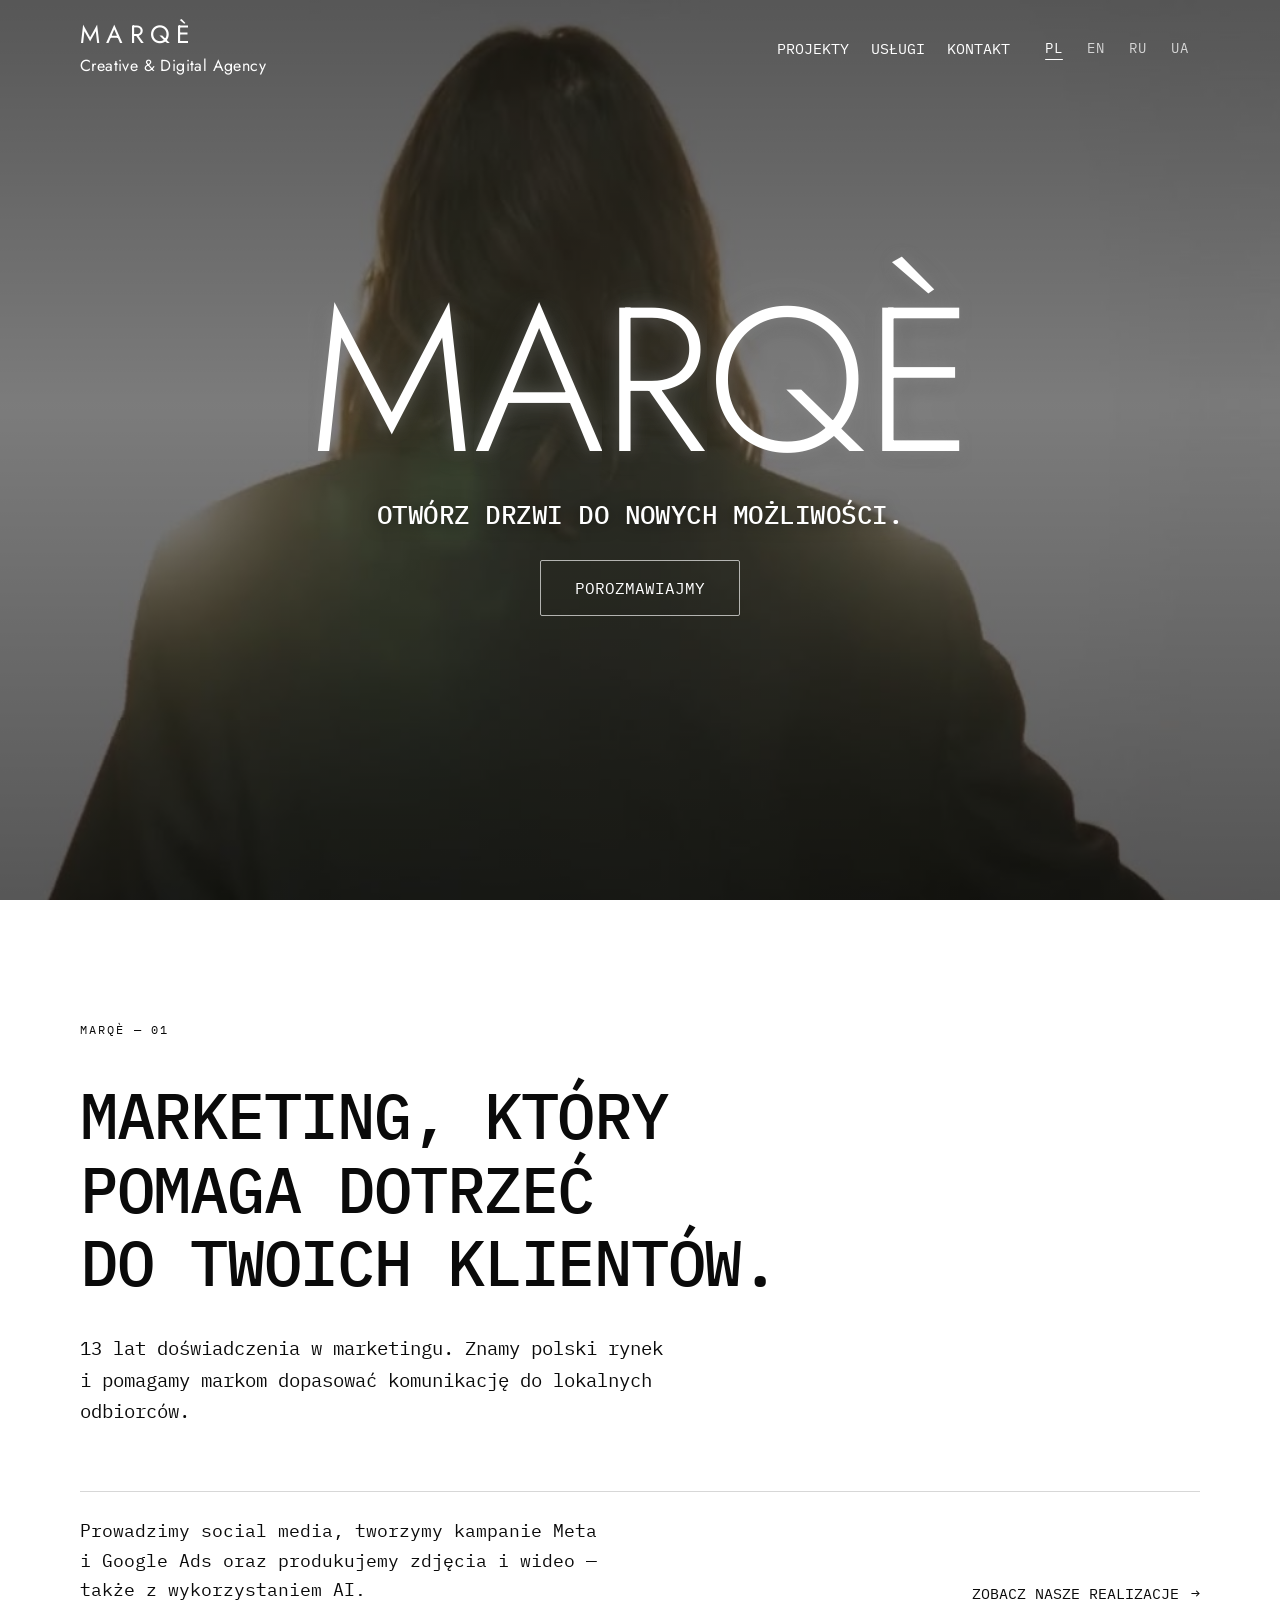
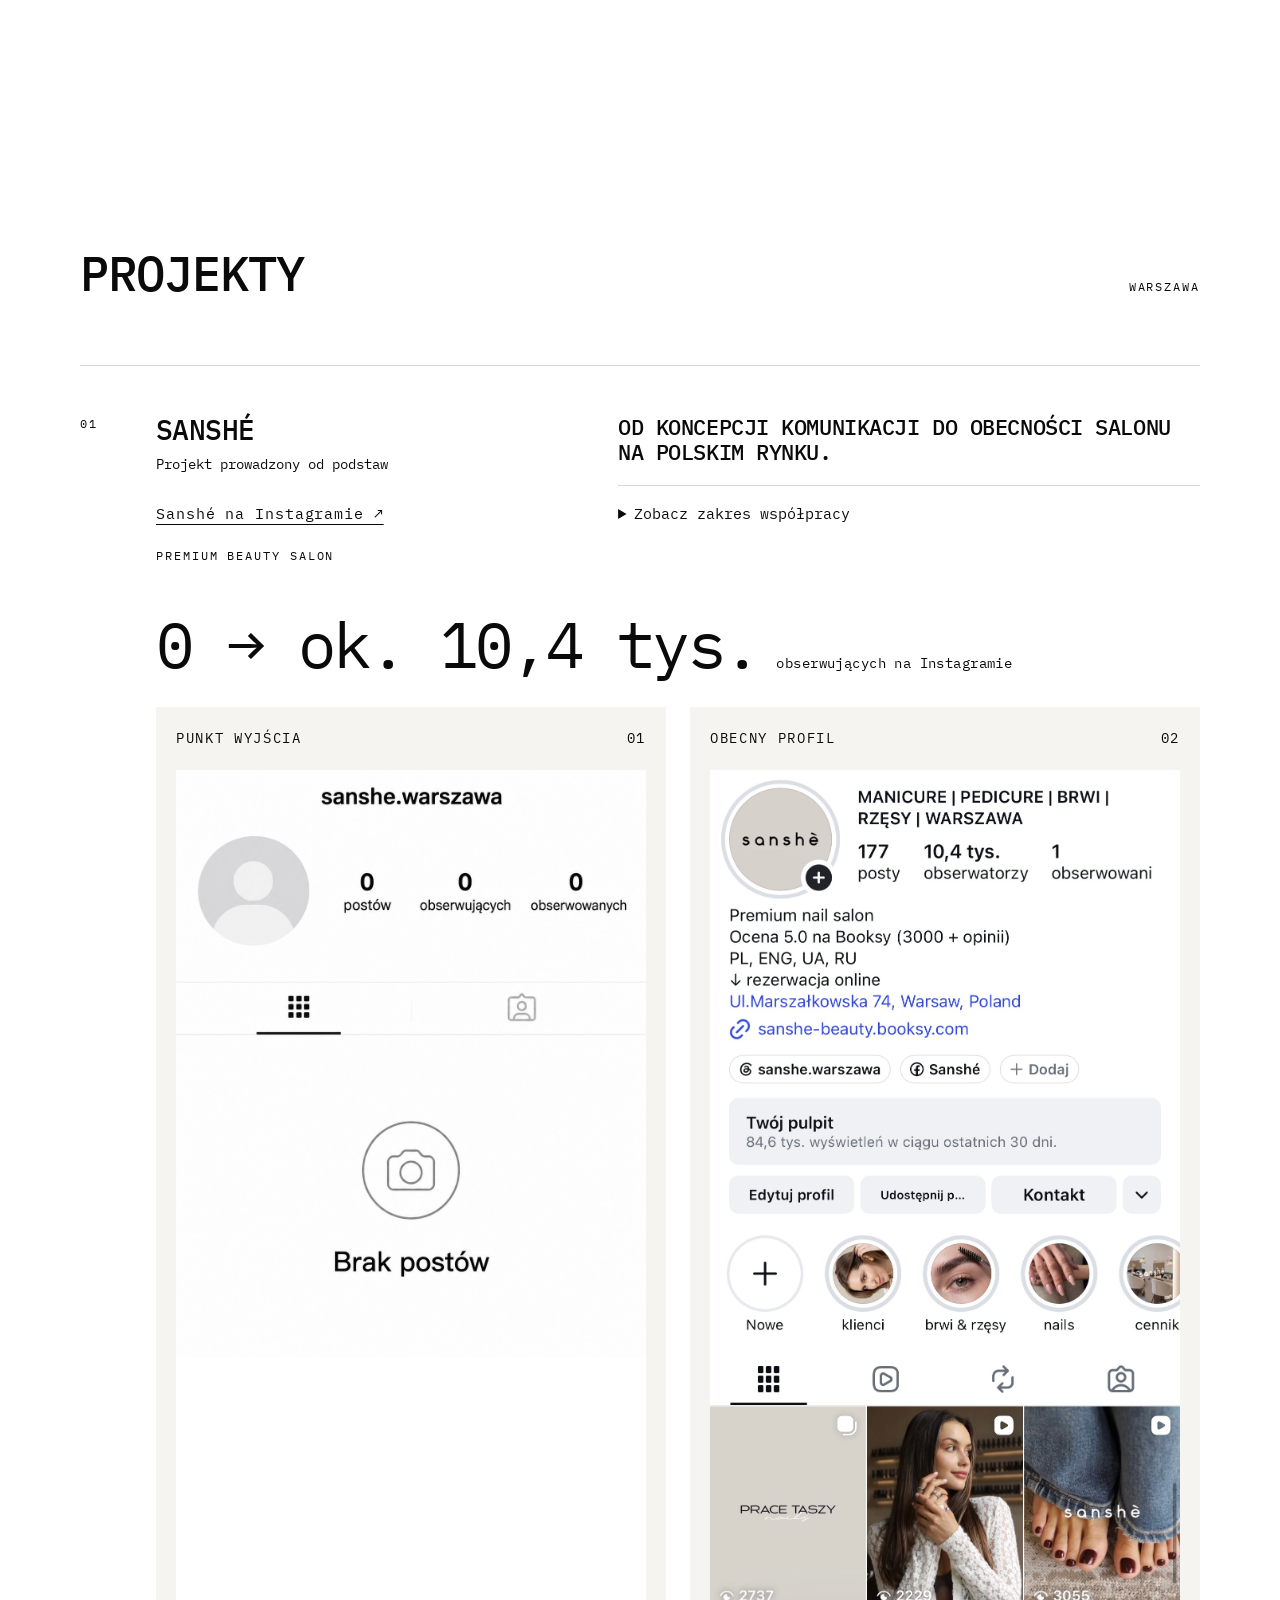
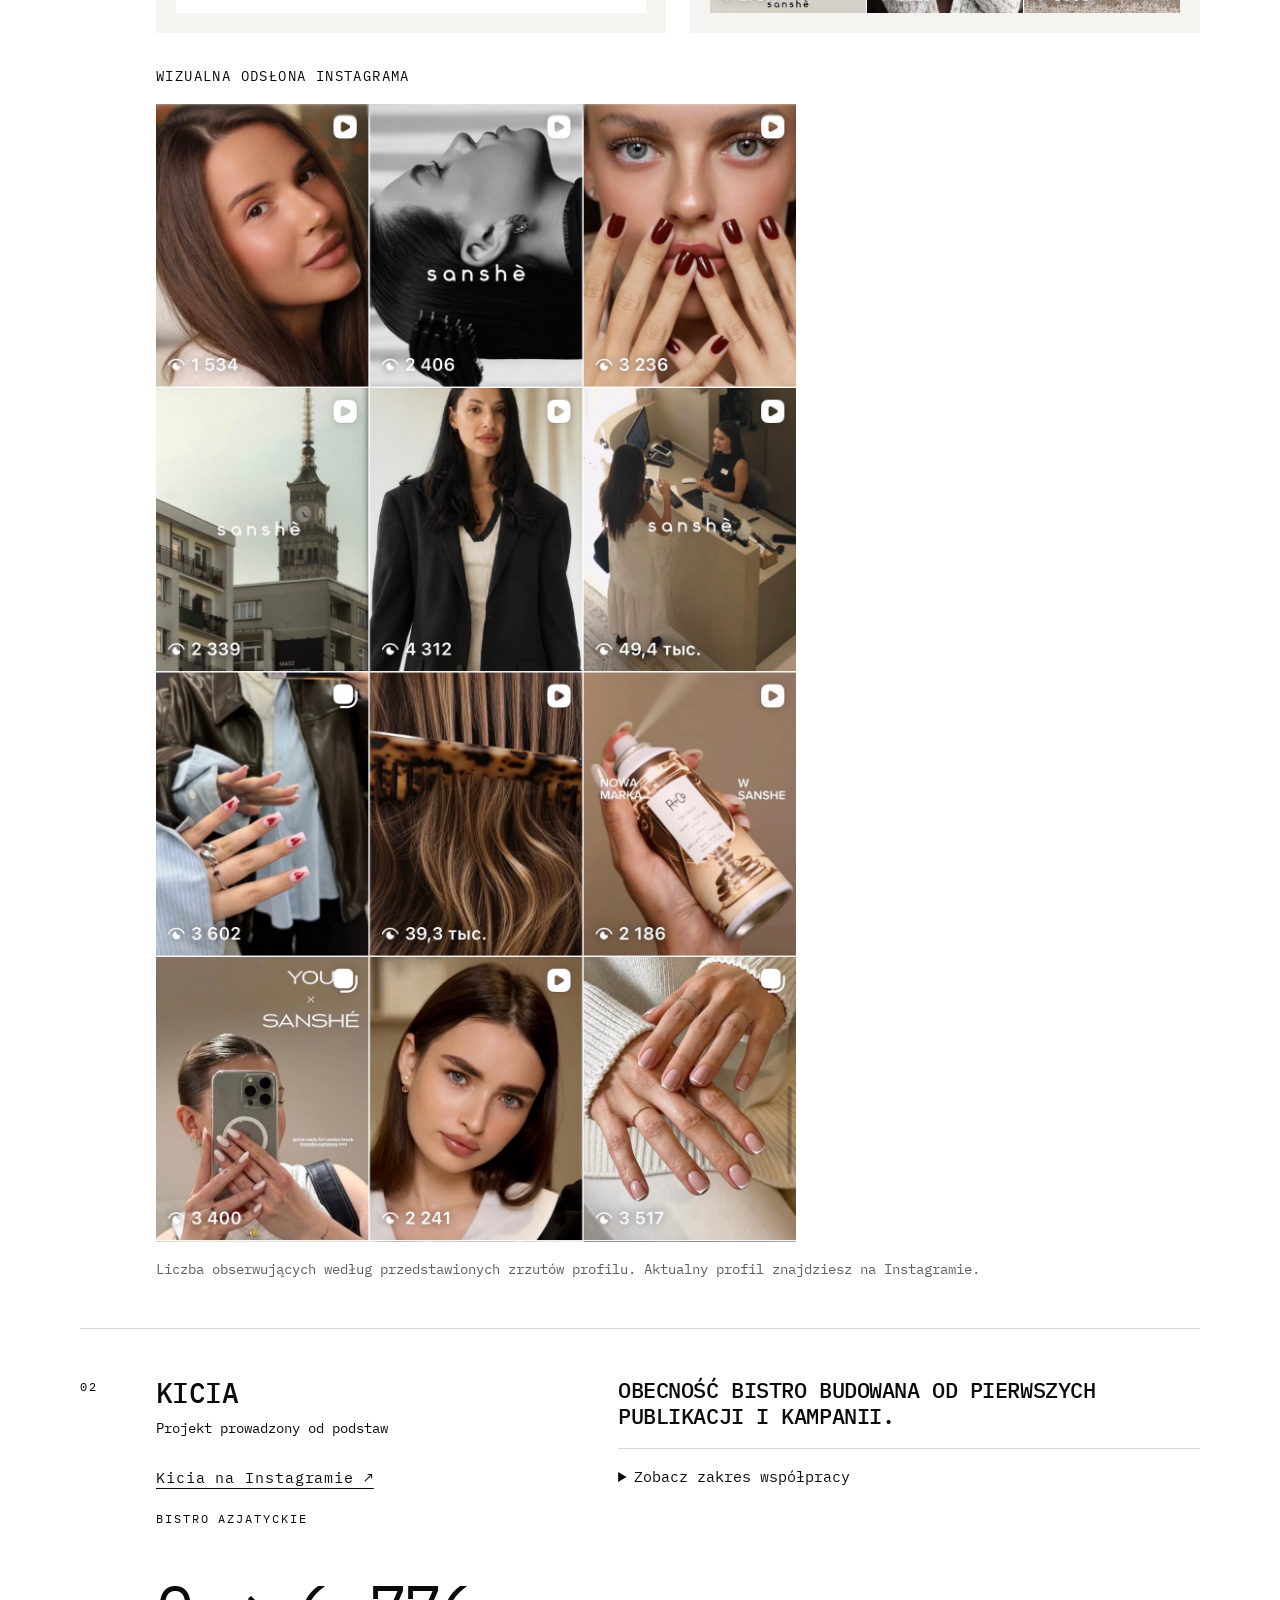
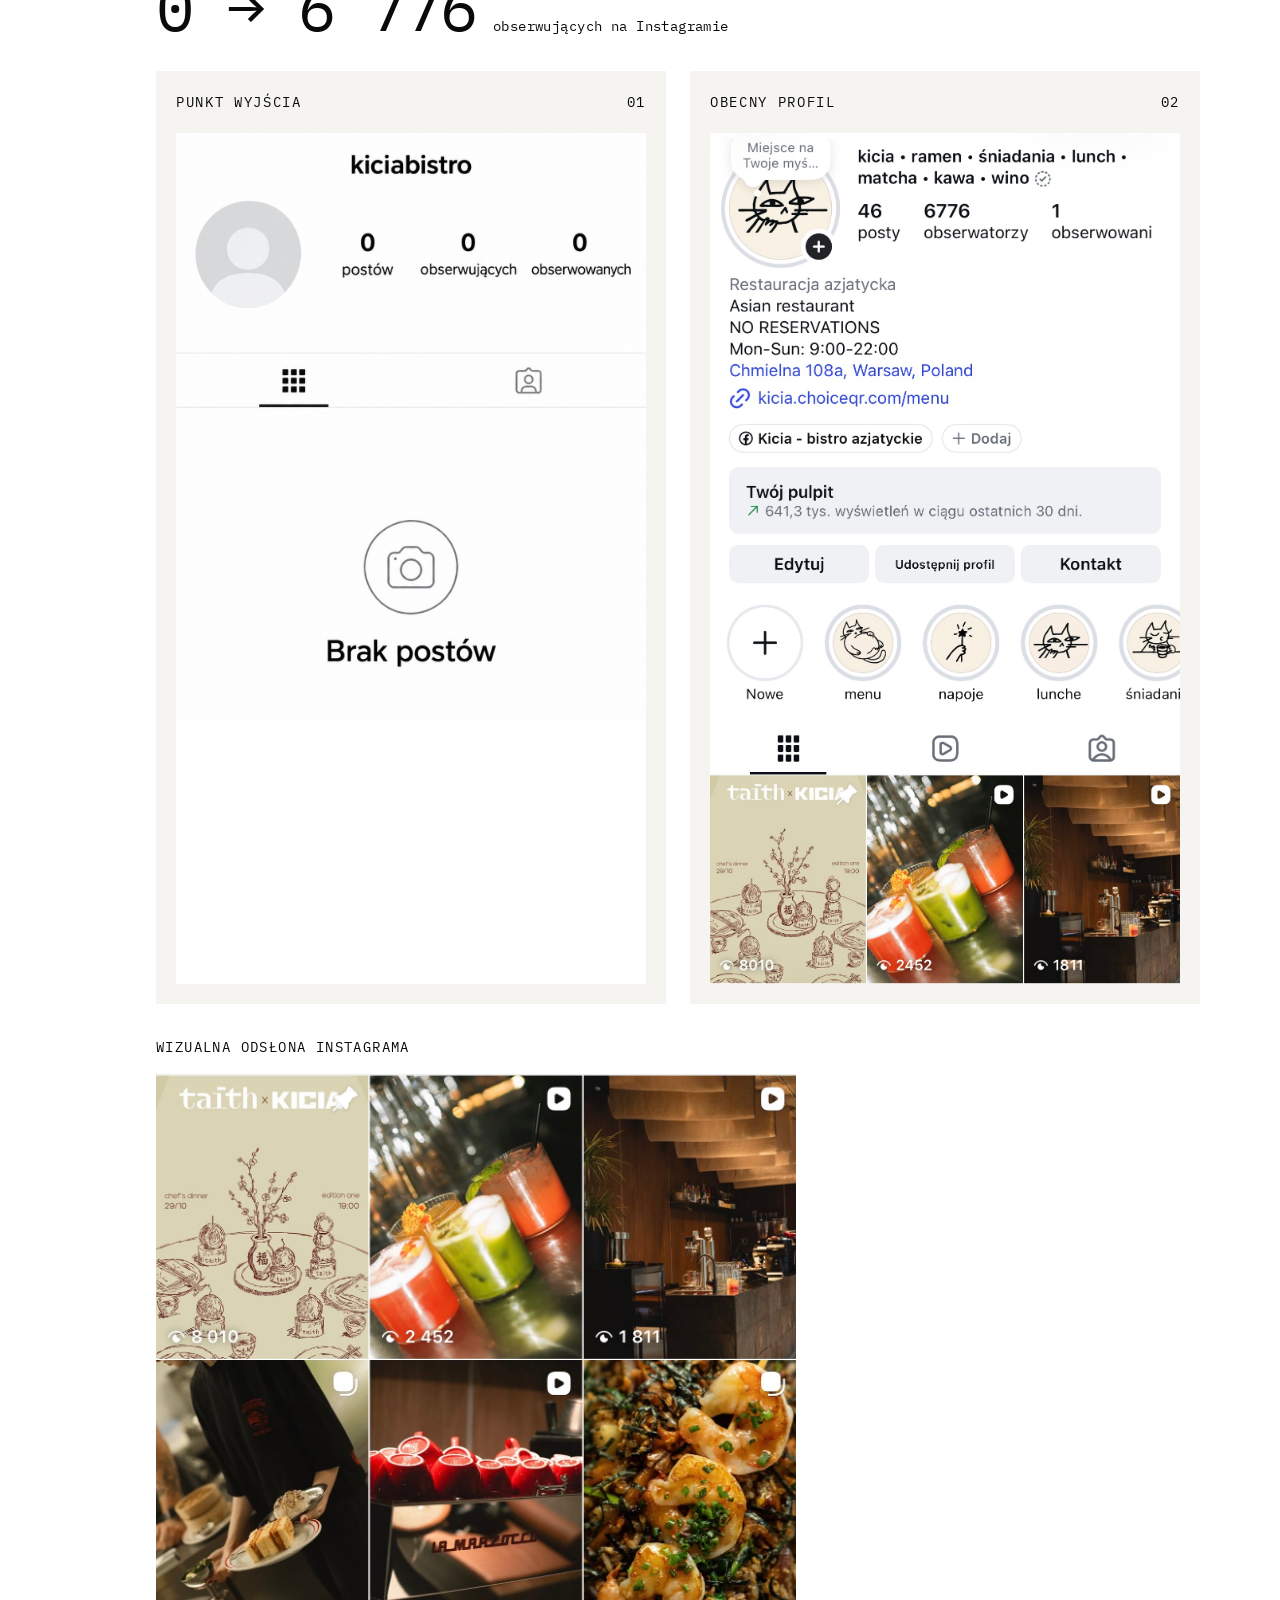
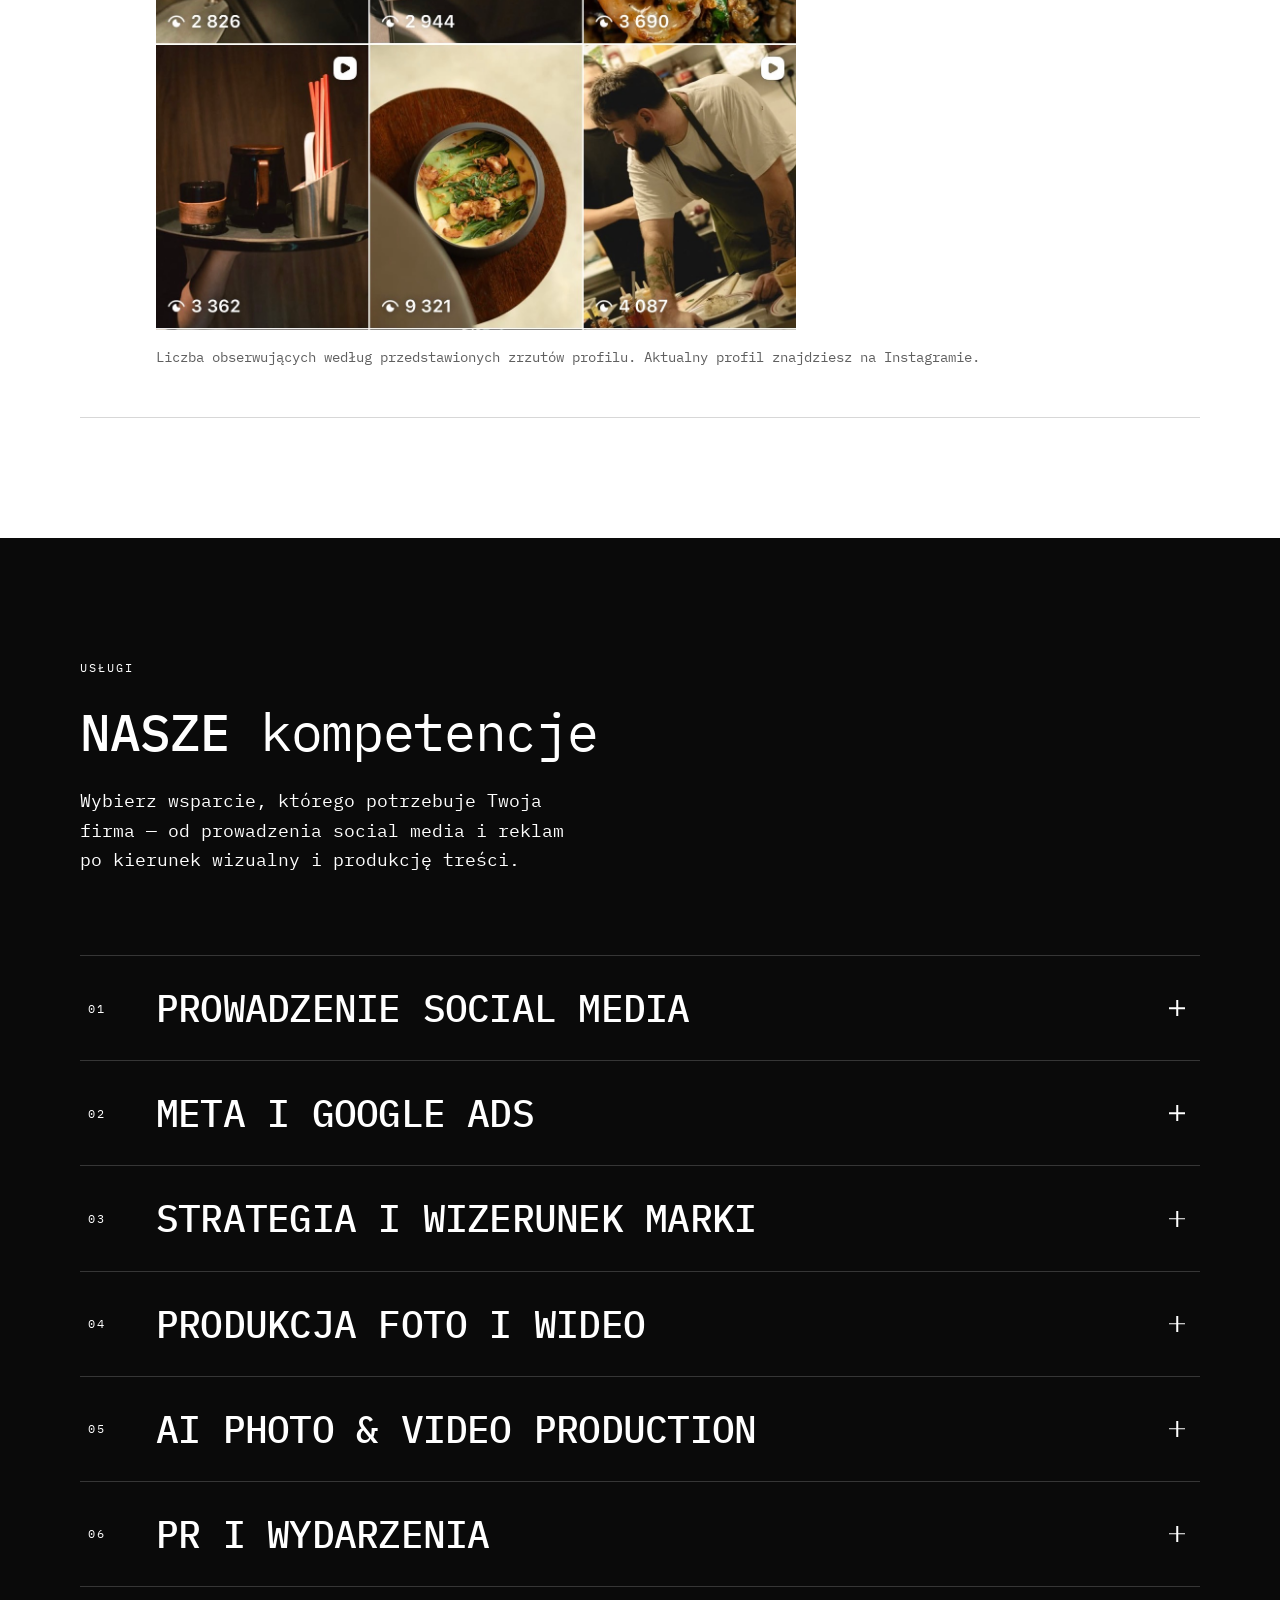
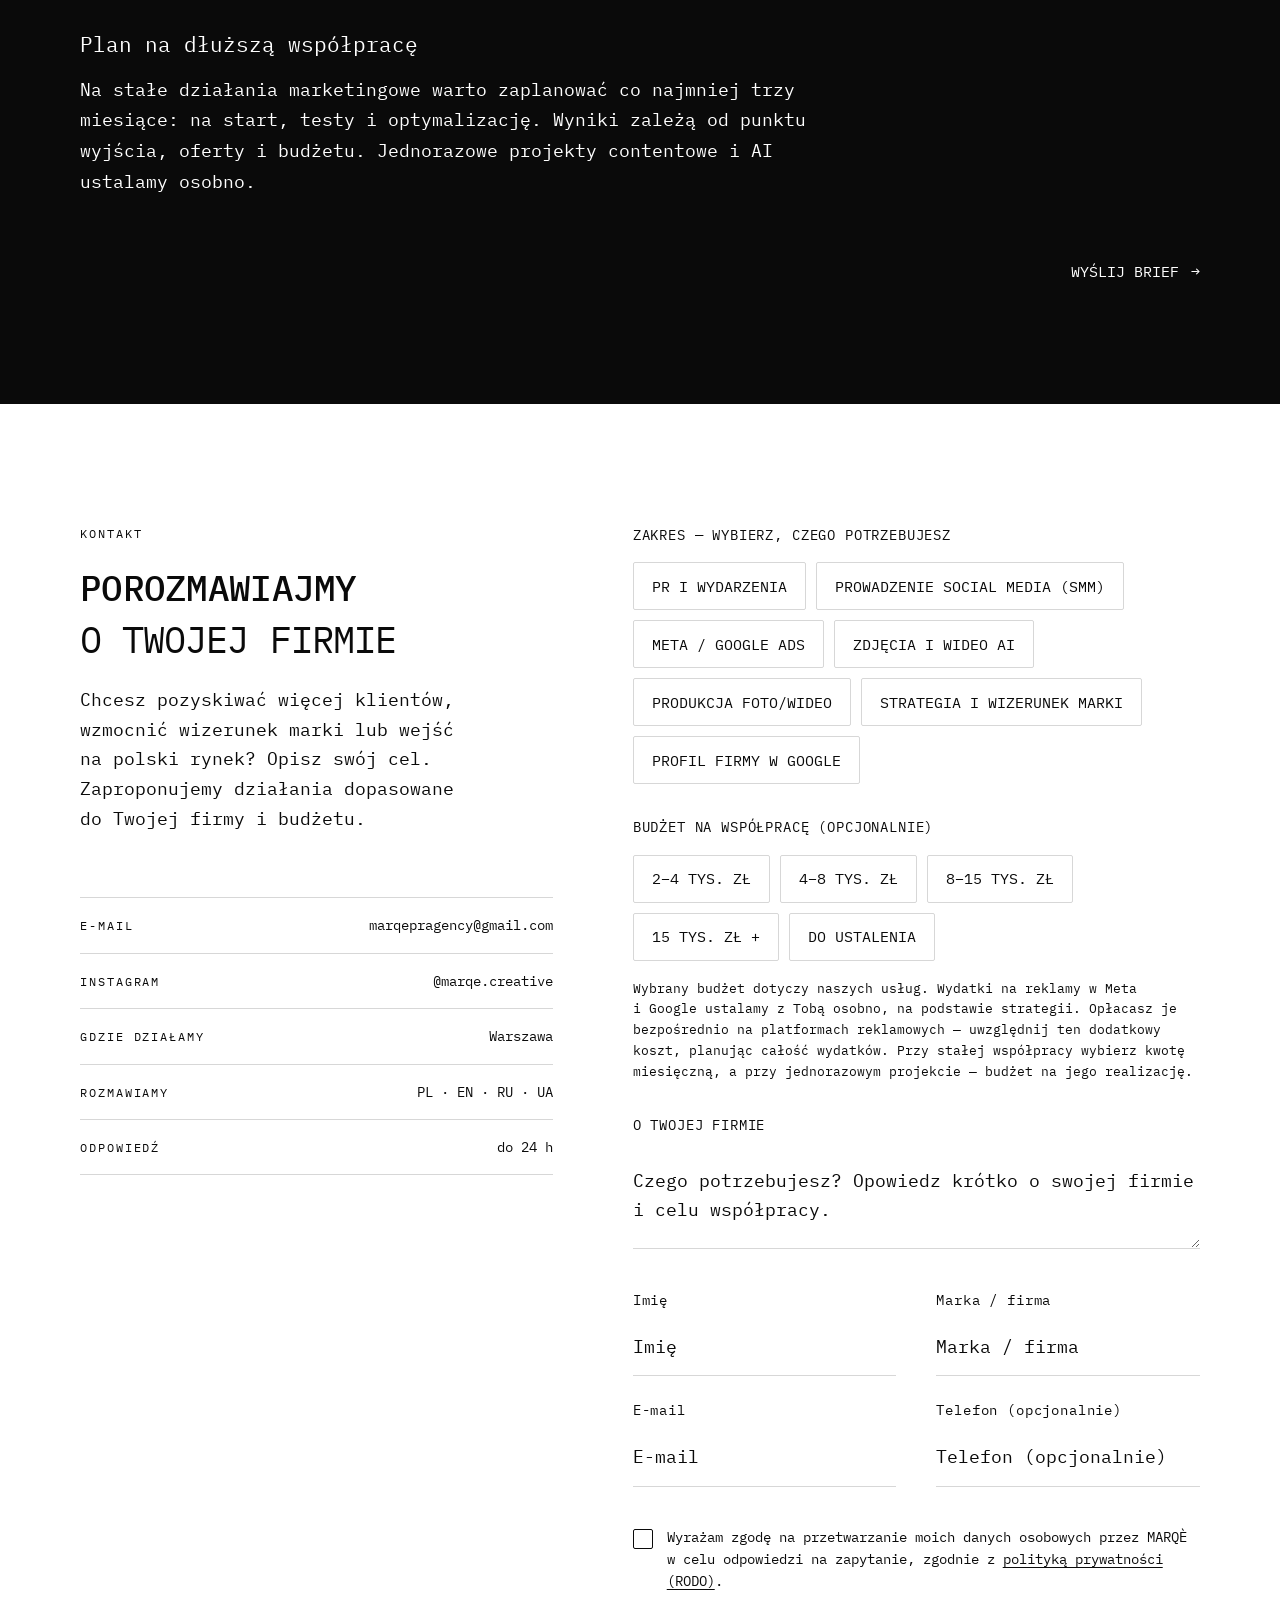
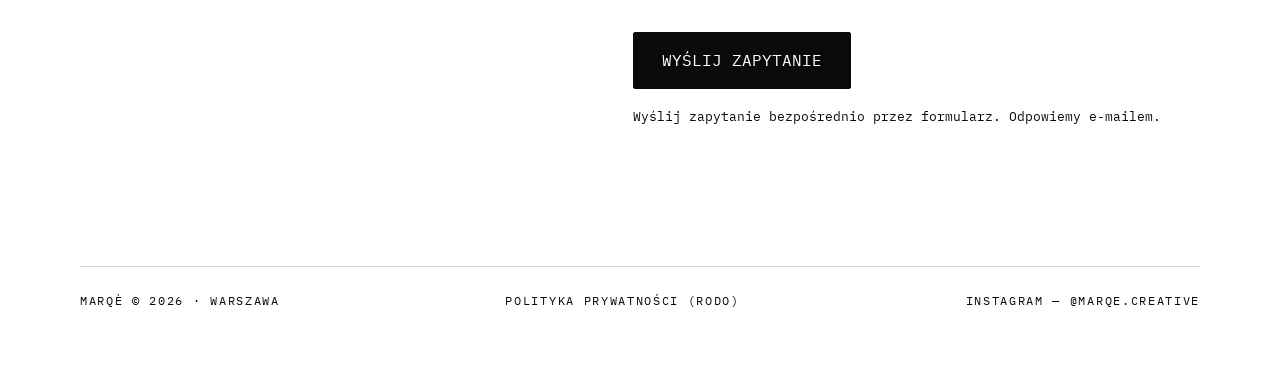
<file: type-04.html>
<!DOCTYPE html>
<html lang="pl">
<head>
<meta charset="UTF-8">
<meta name="viewport" content="width=device-width, initial-scale=1">
<title>MARQÈ — Digital Agency · Warszawa</title>
<meta name="description" content="MARQÈ — Creative &amp; Digital Agency. Warszawa. Social media, Meta i Google Ads, strategia marki oraz produkcja foto i wideo, także z AI.">
<link rel="preconnect" href="https://fonts.googleapis.com">
<link rel="preconnect" href="https://fonts.gstatic.com" crossorigin>
<link href="https://fonts.googleapis.com/css2?family=Jost:wght@300;400;500&family=Manrope:wght@300;400;500&family=Literata:ital,wght@1,200;1,300&family=Instrument+Serif:ital@0;1&display=swap" rel="stylesheet">
<style>
:root{
  --black:#0A0A0A;
  --white:#FFFFFF;
  --grey:#0A0A0A;
  --grey-inv:#FFFFFF;
  --line:rgba(10,10,10,.16);
  --line-inv:rgba(255,255,255,.18);
  --pad:120px;
  --s2:16px; --s3:24px; --s4:40px; --s5:64px; --s6:96px; --s7:140px;
  --fs-h1:16vw;
  --fs-h2:clamp(38px,4.6vw,64px);
  --fs-body:17px;
  --r:2px;
  --ease:cubic-bezier(.22,1,.36,1);
  --serif:'Instrument Serif',Georgia,serif;
}
*{margin:0;padding:0;box-sizing:border-box}
html{scroll-behavior:auto}
@media(pointer:coarse){html{scroll-behavior:smooth}}
body{
  font-family:'Jost',system-ui,sans-serif;
  font-weight:400;
  background:var(--white);
  color:var(--black);
  font-size:var(--fs-body);
  line-height:1.6;
  -webkit-font-smoothing:antialiased;
}
a{color:inherit;text-decoration:none}
button{font:inherit;background:none;border:0;cursor:pointer;color:inherit}
::selection{background:var(--black);color:var(--white)}
:focus-visible{outline:2px solid currentColor;outline-offset:3px}
.micro{font-size:12px;letter-spacing:.16em;text-transform:uppercase;font-weight:400}
em.sx{font-family:var(--serif);font-style:italic;font-weight:400;letter-spacing:0;text-transform:none}

/* ---------- preloader ---------- */
.loader{position:fixed;inset:0;background:var(--black);color:var(--white);z-index:300;display:none;align-items:flex-end;justify-content:space-between;padding:40px 48px;transition:clip-path .9s var(--ease)}
html.js .loader{display:flex}
.loader.done{clip-path:inset(0 0 100% 0)}
.loader .lw{font-weight:400;letter-spacing:.28em;font-size:13px;text-transform:uppercase}
.loader .count{font-size:clamp(60px,9vw,120px);font-weight:300;line-height:1;font-variant-numeric:tabular-nums}

/* ---------- nav ---------- */
.nav{position:fixed;top:0;left:0;right:0;z-index:120;display:flex;justify-content:space-between;align-items:center;padding:26px var(--pad);mix-blend-mode:difference;color:#fff}
.nav .logo{font-weight:500;letter-spacing:.3em;font-size:15px}
.nav .right{display:flex;align-items:center;gap:var(--s4)}
.nav ul{display:flex;gap:var(--s4);list-style:none}
.nav a,.nav .lng button{font-size:13px;letter-spacing:.16em;text-transform:uppercase;font-weight:400;position:relative}
.nav ul a::after{content:"";position:absolute;left:0;bottom:-4px;width:100%;height:1px;background:#fff;transform:scaleX(0);transform-origin:right;transition:transform .5s var(--ease)}
.nav ul a:hover::after{transform:scaleX(1);transform-origin:left}
.nav .lng{display:flex;gap:10px;align-items:center}
.nav .lng button{opacity:.55;text-decoration:none;transition:opacity .3s}
.nav .lng button.on{opacity:1}
.nav .lng .sep{opacity:.35}
.burger{display:none;width:40px;height:40px;position:relative;z-index:130}
.burger span{position:absolute;left:8px;right:8px;height:1.5px;background:#fff;transition:transform .45s var(--ease),top .45s var(--ease),opacity .3s}
.burger span:nth-child(1){top:15px}
.burger span:nth-child(2){top:24px}
html.menu-open .burger span:nth-child(1){top:19.5px;transform:rotate(45deg)}
html.menu-open .burger span:nth-child(2){top:19.5px;transform:rotate(-45deg)}
.m-menu{position:fixed;inset:0;background:var(--black);color:var(--white);z-index:110;display:flex;flex-direction:column;justify-content:center;padding:0 var(--pad);opacity:0;pointer-events:none;transition:opacity .45s var(--ease)}
html.menu-open .m-menu{opacity:1;pointer-events:auto}
.m-menu a{font-size:clamp(34px,9vw,54px);font-weight:300;text-transform:uppercase;letter-spacing:.02em;padding:14px 0;border-bottom:1px solid var(--line-inv);opacity:0;transform:translateY(22px);transition:opacity .5s var(--ease),transform .5s var(--ease)}
html.menu-open .m-menu a{opacity:1;transform:none}
.m-menu .m-lng{margin-top:var(--s4);display:flex;gap:16px}
.m-menu .m-lng button{font-size:14px;letter-spacing:.2em;text-transform:uppercase;opacity:.55}
.m-menu .m-lng button.on{opacity:1}

/* ---------- buttons: print rectangle + dual-label ---------- */
.btn{display:inline-block;padding:16px 34px;border:1px solid var(--black);border-radius:var(--r);font-size:12px;letter-spacing:.18em;text-transform:uppercase;font-weight:400;transition:background .5s var(--ease),color .5s var(--ease),border-color .5s var(--ease)}
.btn .tx{display:block;position:relative;overflow:hidden}
.btn .l{display:block;transition:transform .55s var(--ease)}
.btn .l2{position:absolute;top:100%;left:0;width:100%;text-align:center}
.btn:hover .l{transform:translateY(-100%)}
.btn.solid{background:var(--black);color:var(--white)}
.btn.solid:hover{background:transparent;color:var(--black)}
.btn.ghost:hover{background:var(--black);color:var(--white)}
/* inline arrow link */
.linkline{display:inline-flex;align-items:baseline;gap:12px;font-size:14px;letter-spacing:.18em;text-transform:uppercase;font-weight:400;position:relative}
.linkline::after{content:"";position:absolute;left:0;bottom:-5px;height:1px;width:100%;background:currentColor;transform:scaleX(0);transform-origin:left;transition:transform .55s var(--ease)}
.linkline:hover::after{transform:scaleX(1)}
.linkline .ar{transition:transform .45s var(--ease)}
.linkline:hover .ar{transform:translateX(8px)}

/* ============ HERO — scroll-scrub ============ */
#scroll-container{position:relative;height:calc(var(--vh,100vh)*3)}
.hero{position:sticky;top:0;height:var(--vh,100vh);overflow:hidden;background:var(--black);color:var(--white);z-index:1}
.hero::after{content:"";position:absolute;inset:0;background:linear-gradient(to bottom,rgba(0,0,0,.12) 0%,rgba(0,0,0,0) 40%,rgba(0,0,0,.55) 100%);pointer-events:none;z-index:1}
.hero-media{position:absolute;inset:0}
.hero-media video,.hero-media img{position:absolute;inset:0;width:100%;height:100%;object-fit:cover;display:block}
.hero-inner{position:relative;z-index:2;height:100%;display:flex;flex-direction:column;align-items:center;justify-content:center;text-align:center;padding:0 var(--pad);will-change:transform,opacity}
.hero h1{font-size:var(--fs-h1);font-weight:300;line-height:.94;letter-spacing:-.01em;text-transform:uppercase;display:flex;justify-content:center;user-select:none;text-shadow:0 2px 30px rgba(0,0,0,.45)}
.hero h1 .chm{display:inline-block;overflow:hidden;padding-top:.22em;margin-top:-.22em}
.hero h1 .ch{display:inline-block;transform:translateY(-118%);opacity:0;filter:blur(5px);transition:transform .9s cubic-bezier(.16,1,.3,1),opacity .55s ease,filter .7s ease}
html:not(.js) .hero h1 .ch{transform:none;opacity:1;filter:none}
.hero.in h1 .ch{transform:translateY(0);opacity:1;filter:blur(0)}
.hero .meta{margin-top:var(--s3);display:flex;flex-direction:column;gap:6px;letter-spacing:.3em;font-size:13px;text-transform:uppercase;color:#fff;text-shadow:0 1px 16px rgba(0,0,0,.5)}
.hero .cta{margin-top:var(--s4)}
.hero .cta .btn{border-color:rgba(255,255,255,.65);background:transparent;color:var(--white)}
.hero .cta .btn:hover,.hero .cta .btn:focus-visible,.hero .cta .btn:active{background:transparent;color:var(--white);border-color:#fff}
.scroll-cue{position:absolute;left:50%;bottom:52px;transform:translateX(-50%);width:1px;height:44px;overflow:hidden;z-index:2}
.scroll-cue::before{content:"";position:absolute;left:0;top:-100%;width:1px;height:100%;background:rgba(255,255,255,.7);animation:cue 1.8s var(--ease) infinite}
@keyframes cue{to{top:100%}}
#hero-overlay{position:absolute;inset:0;z-index:3;display:flex;flex-direction:column;align-items:center;justify-content:center;text-align:center;padding:0 var(--pad);opacity:0;pointer-events:none;will-change:transform,opacity}
#hero-overlay .o-label{font-size:12px;letter-spacing:.28em;text-transform:uppercase;color:#fff;margin-bottom:var(--s3)}
#hero-overlay .o-title{font-size:clamp(34px,5.4vw,82px);font-weight:300;line-height:1.12;letter-spacing:-.01em;text-shadow:0 2px 30px rgba(0,0,0,.5)}
#hero-overlay .o-title em.sx{font-size:1.04em}

/* section 2 — manifest, asymmetric */
#section-2{position:sticky;top:0;height:var(--vh,100vh);z-index:20;will-change:transform;background:var(--white);color:var(--black);border-radius:24px 24px 0 0;box-shadow:0 -32px 80px rgba(0,0,0,.35);overflow:hidden;transform:translateY(101%)}
.s2-inner{height:100%;display:flex;flex-direction:column;justify-content:center;padding:0 var(--pad);max-width:1600px}
.s2-idx{font-size:12px;letter-spacing:.16em;text-transform:uppercase;color:var(--grey);margin-bottom:var(--s4);font-variant-numeric:tabular-nums}
.s2-title{font-size:clamp(40px,6vw,96px);font-weight:300;line-height:1.06;letter-spacing:-.02em;max-width:14ch}
.s2-title em.sx{font-size:1.05em}
.s2-bottom{display:flex;justify-content:space-between;align-items:flex-end;gap:var(--s4);margin-top:var(--s5);border-top:1px solid var(--line);padding-top:var(--s3)}
.s2-note{color:var(--grey);max-width:46ch;font-size:16px;line-height:1.7}

/* ---------- sections shared ---------- */
section{padding:var(--s7) var(--pad)}
.sec-head{display:flex;align-items:baseline;justify-content:space-between;margin-bottom:var(--s5)}
.sec-head h2{font-size:var(--fs-h2);font-weight:300;letter-spacing:-.015em;line-height:1.05}
.sec-head .tag{color:var(--grey)}
.rv{opacity:0;transform:translateY(40px);transition:opacity .9s var(--ease),transform .9s var(--ease)}
html:not(.js) .rv{opacity:1;transform:none}
.rv.in{opacity:1;transform:none}

/* ---------- projekty ---------- */
#work{position:relative;padding-top:var(--s7)}
.work-list{border-top:1px solid var(--line)}
.work-row{display:grid;grid-template-columns:70px 1fr 1.1fr 40px;align-items:center;gap:var(--s3);padding:44px 8px;border-bottom:1px solid var(--line)}
.work-row .idx{font-size:12px;letter-spacing:.14em;color:var(--grey);font-variant-numeric:tabular-nums}
.work-row .nm{display:flex;flex-direction:column;gap:8px}
.work-row .name{font-size:clamp(30px,3.4vw,50px);font-weight:300;letter-spacing:.04em;text-transform:uppercase;transition:transform .5s var(--ease)}
.work-row:hover .name{transform:translateX(16px)}
.work-row .type{font-size:12px;letter-spacing:.16em;text-transform:uppercase;color:var(--grey)}
.work-row .tags{font-size:13px;letter-spacing:.08em;text-transform:uppercase;color:var(--grey);line-height:1.9}
.work-row .tags .more{color:var(--black);font-weight:400;white-space:nowrap}
.work-row .arrow{font-size:22px;transform:translateX(-10px);opacity:0;transition:transform .5s var(--ease),opacity .5s var(--ease)}
.work-row:hover .arrow{transform:none;opacity:1}
.preview{position:fixed;width:270px;aspect-ratio:4/5;z-index:90;pointer-events:none;opacity:0;transform:scale(.94);transition:opacity .4s var(--ease),transform .4s var(--ease);overflow:hidden;background:var(--black);border-radius:var(--r)}
.preview.on{opacity:1;transform:scale(1)}
.preview img{width:100%;height:100%;object-fit:cover;display:block}
.preview .ph{position:absolute;inset:0;display:flex;flex-direction:column;align-items:center;justify-content:center;gap:10px;color:var(--white)}
.preview .ph .t{letter-spacing:.28em;text-transform:uppercase;font-size:14px}
.preview .ph .spec{font-size:11px;letter-spacing:.16em;text-transform:uppercase;color:#fff}
.preview .frame{position:absolute;inset:12px;border:1px solid rgba(255,255,255,.28)}
.thumb{display:none}
@media(max-width:1024px){
  .preview{display:none}
  .thumb{display:block;aspect-ratio:4/5;max-width:240px;background:var(--black);position:relative;margin-bottom:var(--s2);overflow:hidden;border-radius:var(--r)}
  .thumb img{width:100%;height:100%;object-fit:cover;display:block}
  .thumb .ph{position:absolute;inset:0;display:flex;align-items:center;justify-content:center;color:#fff;font-size:12px;letter-spacing:.2em;text-transform:uppercase}
}

/* ---------- kompetencje ---------- */
.services{background:var(--black);color:var(--white);overflow:hidden}
.wwd-wrap{position:relative;margin-bottom:var(--s6)}
.svc-label{color:var(--white);margin-bottom:var(--s3);display:block}
.svc-h{font-size:clamp(46px,7.2vw,118px);font-weight:300;line-height:1.02;letter-spacing:-.02em}
.svc-h em.sx{font-size:1.04em}
.wwd-note{max-width:46ch;color:var(--white);margin-top:var(--s3);font-size:16px;line-height:1.7}
.acc{border-top:1px solid var(--line-inv)}
.acc-item{border-bottom:1px solid var(--line-inv)}
.acc-head{display:flex;align-items:center;gap:var(--s3);width:100%;text-align:left;padding:30px 8px;color:inherit}
.acc-head .a-idx{font-size:12px;letter-spacing:.14em;color:var(--grey-inv);font-variant-numeric:tabular-nums;width:44px;flex-shrink:0}
.acc-head .a-name{font-size:clamp(26px,3vw,44px);font-weight:300;letter-spacing:-.01em;transition:transform .5s var(--ease);flex:1}
.acc-head:hover .a-name{transform:translateX(12px)}
.a-plus{width:30px;height:30px;position:relative;flex-shrink:0}
.a-plus::before,.a-plus::after{content:"";position:absolute;background:#fff;transition:transform .5s var(--ease)}
.a-plus::before{left:50%;top:7px;bottom:7px;width:1.5px;transform:translateX(-50%)}
.a-plus::after{top:50%;left:7px;right:7px;height:1.5px;transform:translateY(-50%)}
.acc-item.open .a-plus::before{transform:translateX(-50%) rotate(90deg)}
.acc-item.open .a-plus{transform:rotate(45deg)}
.a-plus{transition:transform .5s var(--ease)}
.acc-body{display:grid;grid-template-rows:0fr;transition:grid-template-rows .65s var(--ease)}
.acc-item.open .acc-body{grid-template-rows:1fr}
.acc-clip{overflow:hidden;min-height:0}
.acc-in{padding:6px 8px 44px 44px;display:flex;flex-direction:column;gap:24px;max-width:820px;margin-left:auto}
.a-it{display:grid;grid-template-columns:26px 1fr;gap:14px;align-items:start;opacity:0;transform:translateY(14px);transition:opacity .5s var(--ease),transform .5s var(--ease)}
.acc-item.open .a-it{opacity:1;transform:none}
.a-arrow{color:#fff;line-height:1.6}
.a-t{font-weight:400;font-size:18px}
.a-d{color:var(--grey-inv);font-size:15px;line-height:1.7;margin-top:4px;max-width:60ch}
.svc-cta{display:flex;justify-content:flex-end;margin-top:var(--s5)}

/* ---------- kontakt + brief ---------- */
.contact{padding-bottom:var(--s5)}
.contact-grid{display:grid;grid-template-columns:1fr 1.2fr;gap:var(--s6)}
.contact .lead{color:var(--grey);margin-bottom:var(--s3)}
.contact h2{font-size:clamp(36px,4vw,58px);font-weight:300;line-height:1.12;letter-spacing:-.015em;max-width:17ch}
.contact h2 em.sx{font-size:1.04em}
.contact .c-note{margin-top:var(--s3);color:var(--grey);max-width:40ch;font-size:16px;line-height:1.7}
.c-details{margin-top:var(--s5);border-top:1px solid var(--line)}
.c-row{display:flex;justify-content:space-between;gap:var(--s3);padding:16px 0;border-bottom:1px solid var(--line);font-size:14px}
.c-row .k{letter-spacing:.16em;text-transform:uppercase;font-size:12px;color:var(--grey);padding-top:2px}
.c-row a:hover{opacity:.6}
.f-block{margin-bottom:var(--s5)}
.f-label{display:block;margin-bottom:var(--s2);color:var(--grey)}
.chips{display:flex;flex-wrap:wrap;gap:10px}
.chip{padding:11px 18px;border:1px solid var(--line);border-radius:var(--r);font-size:12px;letter-spacing:.12em;text-transform:uppercase;transition:background .35s var(--ease),color .35s var(--ease),border-color .35s var(--ease)}
.chip:hover{border-color:var(--black)}
.chip.on{background:var(--black);color:var(--white);border-color:var(--black)}
.f-input{width:100%;border:0;border-bottom:1px solid var(--line);background:transparent;padding:14px 0;font:inherit;color:var(--black);border-radius:0;transition:border-color .3s}
.f-input:focus{outline:none;border-color:var(--black)}
.f-input::placeholder{color:var(--grey)}
textarea.f-input{resize:none;min-height:96px}
.f-two{display:grid;grid-template-columns:1fr 1fr;gap:var(--s4)}
.consent{display:flex;gap:14px;align-items:flex-start;margin:var(--s4) 0;color:var(--grey);font-size:14px;line-height:1.55;cursor:pointer}
.consent .box{flex-shrink:0;width:20px;height:20px;border:1px solid var(--black);border-radius:var(--r);margin-top:2px;position:relative;transition:background .3s}
.consent.on .box{background:var(--black)}
.consent.on .box::after{content:"";position:absolute;inset:0;background:linear-gradient(45deg,transparent 44%,#fff 46%,#fff 54%,transparent 56%) no-repeat}
.consent a{text-decoration:underline;text-underline-offset:3px}
.f-err{color:var(--black);font-size:14px;margin-top:var(--s2);min-height:22px;border-left:2px solid var(--black);padding-left:12px;display:none}
.f-err.show{display:block}
.btn.submit{background:var(--black);color:var(--white);border-color:var(--black)}
.btn.submit:hover{background:transparent;color:var(--black)}
.f-sent{display:none;margin-top:var(--s2);color:var(--grey)}
.f-sent.show{display:block}
.foot{margin-top:var(--s7);border-top:1px solid var(--line);padding-top:var(--s3);display:flex;justify-content:space-between;gap:var(--s3);font-size:12px;letter-spacing:.14em;text-transform:uppercase;color:var(--grey);flex-wrap:wrap}
.foot a:hover{color:var(--black)}

/* ---------- cookie bar (compact) ---------- */
.cookies{position:fixed;left:0;right:0;bottom:0;z-index:150;background:var(--black);color:var(--white);padding:14px var(--pad);display:none;gap:var(--s3);align-items:center;justify-content:space-between;flex-wrap:wrap}
.cookies.show{display:flex}
.cookies p{font-size:13px;line-height:1.55;color:var(--grey-inv);max-width:60ch}
.cookies p a{text-decoration:underline;text-underline-offset:3px;color:#fff}
.cookies .cbtns{display:flex;gap:22px;align-items:center}
.cookies .cbtn{font-size:12px;letter-spacing:.16em;text-transform:uppercase;border-bottom:1px solid rgba(255,255,255,.5);padding-bottom:2px;transition:border-color .3s,opacity .3s}
.cookies .cbtn:hover{border-color:#fff}
.cookies .cbtn.primary{border:1px solid #fff;border-radius:var(--r);padding:9px 16px}
.cookies .cbtn.primary:hover{background:#fff;color:var(--black)}

/* ---------- fallbacks ---------- */
html:not(.js) #scroll-container,html.no-scrub #scroll-container{height:auto}
html:not(.js) .hero,html.no-scrub .hero{position:relative;height:100vh}
html:not(.js) #section-2,html.no-scrub #section-2{position:relative;height:auto;min-height:60vh;transform:none!important;border-radius:0;box-shadow:none;padding:var(--s7) 0}
html:not(.js) #hero-overlay,html.no-scrub #hero-overlay{display:none}
html:not(.js) .s2-inner,html.no-scrub .s2-inner{height:auto}
html:not(.js) .a-it{opacity:1;transform:none}

/* ---------- responsive ---------- */
@media(max-width:1024px){
  :root{--pad:56px;--s7:110px}
  .contact-grid{grid-template-columns:1fr;gap:var(--s5)}
  .work-row{grid-template-columns:52px 1fr 40px;grid-template-areas:"idx thumb thumb" "idx nm arrow" "idx tags tags";align-items:start}
  .work-row .idx{grid-area:idx}
  .work-row .thumb{grid-area:thumb}
  .work-row .nm{grid-area:nm}
  .work-row .tags{grid-area:tags}
  .work-row .arrow{grid-area:arrow;align-self:center}
  .acc-in{margin-left:0;max-width:none;padding-left:44px}
}
@media(max-width:760px){
  .nav .right ul,.nav .right .lng{display:none}
  .burger{display:block}
}
@media(max-width:640px){
  :root{--pad:22px;--fs-h1:19vw;--s7:90px;--s6:64px;--s5:48px}
  .nav{padding:20px 22px}
  .m-menu{padding:0 22px}
  .btn{padding:14px 26px}
  .work-row{grid-template-columns:44px 1fr;grid-template-areas:"idx thumb" "idx nm" "tags tags";gap:12px;padding:32px 4px}
  .work-row .arrow{display:none}
  .work-row:hover .name{transform:none}
  .sec-head{flex-direction:column;gap:10px;align-items:flex-start}
  .acc-head{padding:24px 4px;gap:14px}
  .acc-head .a-idx{width:34px}
  .acc-head:hover .a-name{transform:none}
  .acc-in{padding-left:0}
  .f-two{grid-template-columns:1fr}
  .s2-bottom{flex-direction:column;align-items:flex-start}
  .cookies{padding:14px 22px}
  .loader{padding:24px}
}
@media(prefers-reduced-motion:reduce){
  *,*::before,*::after{animation:none!important;transition:none!important}
  html.js .loader{display:none}
  .hero h1 .ch,.rv,.a-it{transform:none!important;opacity:1!important}
  .wwd .outline{transform:skewX(-8deg)!important}
  .wwd .solid{transform:none!important}
  html{scroll-behavior:auto}
}

/* Usability refinement */
:focus-visible{outline:2px solid currentColor;outline-offset:5px}
.chip,.cbtn,.lng button,.m-lng button{min-height:44px}
.field-label{display:block;font-size:12px;line-height:1.5;margin:0 0 8px}
.field-wrap{min-width:0}
.hero-description{max-width:560px;margin:22px auto 0;text-align:center;font-size:clamp(14px,1.5vw,18px);line-height:1.6;padding:0 24px}
.form-note{font-size:13px;line-height:1.6;margin:18px 0}
.skip-link{position:fixed;top:-100px;left:16px;z-index:99999;background:#fff;color:#111;padding:14px}
.skip-link:focus{top:16px}
@media(max-width:700px){.f-input{font-size:16px}.hero-description{max-width:360px}}

/* Film hero: a downward wordmark reveal synchronized to the door opening. */
.hero .meta,.hero .cta{opacity:0;transform:translateY(10px);transition:opacity .8s ease,transform .8s cubic-bezier(.16,1,.3,1)}
.hero.in .meta,.hero.in .cta,html:not(.js) .hero .meta,html:not(.js) .hero .cta{opacity:1;transform:none}
.hero.in .meta{transition-delay:.35s}
.hero.in .cta{transition-delay:.55s}
@media(prefers-reduced-motion:reduce){.hero h1 .ch{filter:none!important}.hero .meta,.hero .cta{opacity:1;transform:none}}
#scroll-container{height:auto}
.hero{position:relative;height:100svh;min-height:540px}
#section-2{position:relative;height:auto;min-height:65vh;transform:none;border-radius:0;box-shadow:none;padding:var(--s7) 0}
.s2-inner{height:auto}
.hero::after{background:linear-gradient(180deg,rgba(0,0,0,.18),transparent 35%,rgba(0,0,0,.3));transition:background 1s}
.hero.in::after{background:linear-gradient(180deg,rgba(0,0,0,.65),rgba(0,0,0,.5) 45%,rgba(0,0,0,.65))}
.nav.over-film{mix-blend-mode:normal;background:linear-gradient(180deg,rgba(0,0,0,.65),transparent);color:#fff}
.hero-inner{opacity:0;visibility:hidden;transition:opacity .35s ease,visibility .35s}
.hero.in .hero-inner,html:not(.js) .hero-inner{opacity:1;visibility:visible}
.hero .meta{font-size:11px;letter-spacing:.22em;line-height:1.8}
.hero .cta{margin-top:28px}
.film-controls{position:absolute;z-index:4;bottom:28px;right:var(--pad);display:flex;gap:18px;color:#fff}
.film-controls button{min-height:44px;padding:10px 0;font-size:11px;letter-spacing:.1em;text-transform:uppercase;text-shadow:0 1px 8px #000}
.film-controls button:hover{text-decoration:underline;text-underline-offset:5px}
.film-controls [hidden]{display:none}
html:not(.js) .film-controls{display:none}
.scroll-cue{bottom:30px}
@media(max-width:600px){.hero{min-height:500px}.film-controls{bottom:18px;gap:14px}.scroll-cue{left:var(--pad);bottom:28px}.hero .cta .btn{padding:16px 22px;font-size:10px}}
@media(prefers-reduced-motion:reduce){.hero-inner{opacity:1;visibility:visible}.hero::after{background:rgba(0,0,0,.48)}}


/* Preview: permanent agency descriptor, cinematic final message. */
.nav .logo{display:flex;flex-direction:column;align-items:flex-start;gap:7px;text-decoration:none}
.nav .logo .agency-label{font-size:11px;line-height:1.3;letter-spacing:.035em;text-transform:none;font-weight:400}
.hero .meta{margin-top:24px;max-width:620px}
.hero .hero-tagline{font-size:clamp(17px,2vw,26px);line-height:1.45;letter-spacing:.01em;text-transform:none;font-weight:300}
.hero .cta{margin-top:30px}
.hero .cta .btn{min-width:200px}
.s2-title{max-width:20ch;font-size:clamp(34px,5.2vw,74px)}
.intro-second{display:inline-block;font-size:.68em;line-height:1.25;margin-top:20px;max-width:24ch}
@media(max-width:600px){.nav .logo .agency-label{font-size:10px}.hero .meta{max-width:290px}.hero .cta .btn{font-size:11px}.s2-bottom{align-items:flex-start}.linkline{font-size:12px}}

.team-intro{font-size:clamp(20px,2.4vw,32px);line-height:1.5;max-width:900px}.team-grid{display:grid;grid-template-columns:1fr 1fr;gap:48px;margin:48px 0}.team-grid article{border-top:1px solid var(--line);padding-top:24px}.team-grid h3{font-size:32px;font-weight:300;margin-bottom:16px}.team-grid p,.team-location{color:var(--grey);line-height:1.8;max-width:54ch}@media(max-width:700px){.team-grid{grid-template-columns:1fr;gap:28px}.team-section .sec-head{align-items:flex-start;gap:20px;flex-direction:column}.nav ul{gap:24px}}

/* Editorial scale and accessible navigation */
:root{--pad:clamp(24px,6.25vw,120px)}
section[id]{scroll-margin-top:118px}
.nav{mix-blend-mode:normal;background:rgba(255,255,255,.97);color:var(--black);padding-top:20px;padding-bottom:20px;gap:32px;border-bottom:1px solid transparent;transition:background .25s,color .25s}
.nav .logo{display:flex;flex-direction:column;gap:6px;flex-shrink:0;align-items:flex-start}
.nav .logo>span:first-child{font-size:25px;line-height:1.15;letter-spacing:.25em;font-weight:400}
.nav .logo .agency-label{font-size:16px;line-height:1.4;letter-spacing:.025em;text-transform:none;font-weight:400}
.nav .right{gap:28px}.nav ul{gap:26px}
.nav ul a{display:inline-flex;align-items:center;min-height:44px;font-size:11px;letter-spacing:.12em}
.nav ul a::after{background:currentColor;bottom:4px}
.nav .lng button{min-width:36px;opacity:.75}.nav .lng button.on{opacity:1;text-decoration:underline;text-underline-offset:6px}
.nav.over-film{background:linear-gradient(180deg,rgba(0,0,0,.8),rgba(0,0,0,.3) 75%,transparent);color:#fff}
.nav.over-dark,html.menu-open .nav{background:var(--black);color:#fff}
.burger{width:44px;height:44px}.burger span{background:currentColor}
.m-menu{visibility:hidden}.m-menu[aria-hidden="false"]{visibility:visible}
html.menu-open{overflow:hidden}
.team-intro+.team-location{margin-top:28px;max-width:76ch}
.team-grid p{font-size:17px}.team-location{font-size:16px}
.a-d{font-size:16px;color:#dedede}.a-plus{transform:none!important}
.acc-item.open .a-plus::before{transform:translateX(-50%) rotate(90deg)}
.acc-head:focus-visible{outline-offset:-3px}
.work-row .arrow{opacity:1;transform:none}.work-row .tags{letter-spacing:.04em;font-size:12px}
.work-row .case-link{font-size:12px;letter-spacing:.06em;text-transform:none;margin-top:12px;text-decoration:underline;text-underline-offset:5px}
.work-row .thumb:not(:has(img)){display:none}
.preview:not(:has(img)){display:none}
.f-input:focus-visible{outline:2px solid currentColor;outline-offset:5px}
textarea.f-input{resize:vertical}.c-row{flex-wrap:wrap;gap:8px 20px}.c-row a{overflow-wrap:anywhere}
.btn[disabled]{opacity:.55;cursor:wait}.l2{pointer-events:none}
html:not(.js) .acc-body{grid-template-rows:1fr}
@media(min-width:761px) and (max-width:1100px){.nav .right ul,.nav .right .lng{display:none}.burger{display:block}}
@media(max-width:760px){.nav{padding:18px 24px;gap:16px}.nav .logo>span:first-child{font-size:23px}.nav .logo .agency-label{font-size:14px;letter-spacing:.01em}.m-menu{padding:105px 24px 24px;justify-content:flex-start;overflow-y:auto}.m-menu a{font-size:clamp(26px,6vw,38px);padding:10px 0}.m-menu .m-lng{margin-top:20px}.m-menu .m-lng button{min-width:44px;min-height:44px}.sec-head .tag{font-size:11px}.hero{min-height:560px}.team-grid{gap:28px}.s2-bottom{gap:28px}.s2-note{font-size:17px}.work-row{grid-template-columns:30px 1fr 24px;grid-template-areas:"idx nm arrow" ". tags tags";gap:14px}.work-row .arrow{display:block}.work-row .name{font-size:34px}.work-row .tags{font-size:11px}.acc-head .a-name{font-size:27px}.f-block{margin-bottom:36px}}
@media(max-width:360px){.nav .logo .agency-label{font-size:13px}.nav{padding-left:20px;padding-right:20px}.hero .hero-tagline{font-size:18px}}
@media(max-height:550px) and (orientation:landscape){.hero{min-height:480px}.m-menu{padding-top:100px;display:grid;grid-template-columns:1fr 1fr;align-content:start;gap:0 24px}.m-menu a{font-size:22px;padding:8px 0}}

@media(min-width:761px) and (max-width:1024px){.work-row{grid-template-columns:40px 1fr 30px;grid-template-areas:"idx nm arrow" ". tags tags"}}

/* One continuous film surface: no separate header edge. */
.nav{border:0;box-shadow:none}
.nav.over-film{background:transparent}
/* The final shot keeps a restrained camera drift and a soft moving light. */
.hero.in .hero-media video{animation:film-breathe 24s ease-in-out infinite alternate;transform-origin:50% 45%}
.hero-media::after{content:"";position:absolute;inset:-12%;pointer-events:none;opacity:0;background:radial-gradient(ellipse at 70% 30%,rgba(255,255,255,.22),transparent 58%);mix-blend-mode:screen}
.hero.in .hero-media::after{animation:film-light 16s ease-in-out infinite alternate}
.hero.film-paused .hero-media video,.hero.film-paused .hero-media::after{animation-play-state:paused}
@keyframes film-breathe{from{transform:scale(1) translate(0,0)}to{transform:scale(1.035) translate(-.35%,.2%)}}
@keyframes film-light{0%{opacity:0;transform:translate(-3%,1%)}45%{opacity:.35}100%{opacity:.55;transform:translate(3%,-1%)}}
@media(prefers-reduced-motion:reduce){.hero.in .hero-media video,.hero.in .hero-media::after{animation:none!important}.hero-media::after{display:none}}


/* Clip decorative motion without making the hero a focus-scroll container. */
.hero{overflow:clip}
.hero-media{overflow:hidden}

/* A softly illuminated wordmark, visible as the film begins. */
.hero h1{text-shadow:0 0 18px rgba(255,255,255,.24),0 0 48px rgba(255,255,255,.12),0 2px 24px rgba(0,0,0,.35)}

/* Brand and primary action are visible on the very first paint. */
.hero .hero-inner{opacity:1;visibility:visible;transition:none}
.hero h1 .ch{transform:none;opacity:1;filter:none;transition:none}
.hero .meta,.hero .cta{opacity:1;transform:none;transition:none}

/* Uninterrupted background film: hide on-screen playback controls. */
.film-controls{display:none}

.market-note{font-size:clamp(17px,1.5vw,21px);line-height:1.65;max-width:58ch;margin-top:32px}

.case-origin{font-size:14px;line-height:1.5;letter-spacing:0;text-transform:none}

/* October refinement: readable wrapping, project identities, contact hierarchy. */
section[id]{scroll-margin-top:24px}
.keep-together{white-space:nowrap}
.s2-note{text-wrap:pretty}
.work-row{grid-template-columns:44px minmax(0,.85fr) minmax(0,1.15fr);align-items:start;gap:32px;padding:48px 0}
.project-logo{display:block;height:auto;width:260px;max-width:100%;aspect-ratio:3/2;object-fit:cover;margin-bottom:20px}
.work-row .name{font-size:28px}
.work-row:hover .name{transform:none}
.work-row .tags{font-size:16px;line-height:1.65;letter-spacing:0;text-transform:none}
.case-summary{display:block;font-weight:400;font-size:22px;line-height:1.4;margin-bottom:20px}
.case-scope{display:block;padding:0;margin:0;list-style:none}
.case-scope li{padding:10px 0;border-bottom:1px solid var(--line)}
.case-credit{display:block;font-size:13px;line-height:1.6;margin-top:20px}
.work-row .case-link{display:inline-block;align-self:flex-start;min-height:44px;padding:12px 0;margin-top:8px}
.contact-heading>span,.contact-heading>em{display:block}
.contact-heading{font-size:clamp(31px,4vw,58px)!important;max-width:none!important}
.chip{min-height:44px}
.nav .lng button{min-width:44px;min-height:44px}
@media(max-width:1024px){.work-row{grid-template-columns:32px minmax(0,1fr);grid-template-areas:"idx nm" ". tags";gap:24px}.work-row .tags{grid-area:tags}}
@media(max-width:640px){.project-logo{width:220px}.work-row{gap:18px;padding:36px 0}.work-row .tags{font-size:16px}.case-summary{font-size:20px}.work-row .name{font-size:26px}}


/* Instagram case studies */
.case-visuals{grid-column:2/-1;min-width:0;margin-top:12px}
.case-metric{display:flex;align-items:baseline;gap:18px;flex-wrap:wrap;margin:0 0 28px}
.case-metric strong{font-size:clamp(36px,5vw,72px);font-weight:400;letter-spacing:-.04em;line-height:1.1}
.case-metric span{font-size:14px;letter-spacing:.03em}
.case-compare{display:grid;grid-template-columns:1fr 1fr;gap:24px}
.case-compare figure{margin:0;min-width:0;background:#f5f4f1;padding:20px}
.case-compare figcaption{display:flex;justify-content:space-between;font-size:12px;letter-spacing:.12em;text-transform:uppercase;margin-bottom:20px}
.case-compare img{display:block;width:100%;height:auto}
.case-compare .start-image{max-height:520px;object-fit:contain;background:white}
.case-current-grid{margin-top:10px;aspect-ratio:1.55;object-fit:cover;object-position:top}
.case-compare a{display:block}
.case-details summary{cursor:pointer;padding:16px 0;min-height:44px;border-top:1px solid var(--line);font-size:15px}
.case-details[open] summary{margin-bottom:12px}
.case-source{font-size:12px;line-height:1.6;opacity:.65;margin-top:16px}
@media(max-width:640px){.case-visuals{grid-column:1/-1}.case-compare{gap:12px;grid-template-columns:1fr}.case-compare figure{padding:16px}.case-compare .start-image{max-height:300px}.case-metric{gap:12px}.case-current-grid{aspect-ratio:auto}.case-metric strong{font-size:clamp(27px,7vw,44px)}}


.nav .lng{gap:2px}.nav .lng .sep{display:none}.m-lng{display:flex;gap:8px}.m-lng button{min-width:44px;min-height:44px}html:lang(ru) .sx,html:lang(uk) .sx{font-family:'Cormorant Garamond',Georgia,serif;font-style:italic;font-weight:400;font-synthesis:none}html:lang(ru) .contact-heading,html:lang(uk) .contact-heading{font-size:clamp(28px,3.6vw,52px)!important}

/* Two complete rows of original Instagram posts on every viewport. */
.case-grid-window{display:block;overflow:hidden;margin-top:10px;aspect-ratio:1320/1180;background:#fff}
.case-grid-window .case-current-grid{display:block;width:100%;height:auto!important;max-height:none;margin:0;aspect-ratio:auto;object-fit:initial}
.case-grid-window.kicia-grid{aspect-ratio:1320/1174}
.case-grid-window.kicia-grid .case-current-grid{margin-top:-35.60606%}


/* Polish source screenshots, with complete two-row feed previews. */
.case-profile-window{display:block;overflow:hidden;background:white;aspect-ratio:1179/700}
.case-profile-window img{width:100%;height:auto}
.case-grid-window.sanshe-grid{aspect-ratio:1320/1173;position:relative;container-type:inline-size}
.case-grid-window.kicia-grid{aspect-ratio:1320/1175}
.case-grid-window.kicia-grid .case-current-grid{margin-top:0}
.case-view-count{position:absolute;bottom:0;left:66.67%;width:33.33%;box-sizing:border-box;padding:2% 1.8%;color:white;background:#3c3931;font:600 clamp(10px,3cqw,22px)/1.25 Arial,sans-serif;text-align:left}


/* Matched before/after frames; source screenshots are shown in full. */
.case-compare{align-items:start}
.case-frame{display:block;width:100%;background:#fff;aspect-ratio:1179/2116}
[data-title="Kicia"] .case-frame{aspect-ratio:1179/2135}
.case-compare .case-frame img,.case-compare .case-frame .start-image{display:block;width:100%;height:auto;max-height:none;aspect-ratio:auto;object-fit:initial;margin:0}
.case-gallery{margin:32px 0 0;max-width:640px}
.case-gallery figcaption{font-size:12px;letter-spacing:.1em;text-transform:uppercase;margin-bottom:16px}
.case-gallery img{display:block;width:100%;height:auto}


/* Matched before/after frames; source screenshots are shown in full. */
.case-compare{align-items:start}
.case-frame{display:block;width:100%;background:#fff;aspect-ratio:1179/2116}
[data-title="Kicia"] .case-frame{aspect-ratio:1179/2135}
.case-compare .case-frame img,.case-compare .case-frame .start-image{display:block;width:100%;height:auto;max-height:none;aspect-ratio:auto;object-fit:initial;margin:0}
.case-gallery{margin:32px 0 0;max-width:640px}
.case-gallery figcaption{font-size:12px;letter-spacing:.1em;text-transform:uppercase;margin-bottom:16px}
.case-gallery img{display:block;width:100%;height:auto}


/* Use a consistent Cyrillic typeface, including Ukrainian і / ї / є / ґ. */
.logo,#wordmark,.agency-label{font-family:'Jost',system-ui,sans-serif}html:lang(ru) .s2-title,html:lang(uk) .s2-title{letter-spacing:-.025em;line-height:1.15}html:lang(ru) .a-name,html:lang(uk) .a-name{overflow-wrap:anywhere}
html:lang(ru) .btn,html:lang(uk) .btn,html:lang(ru) .chip,html:lang(uk) .chip{letter-spacing:.05em;font-size:13px;text-transform:none}
html:lang(ru) .a-name,html:lang(uk) .a-name{overflow-wrap:normal}
.cooperation-note{max-width:760px;margin:40px 0 0;line-height:1.7}.cooperation-note h3{font-weight:400;margin-bottom:12px}.cooperation-note p{margin:0}
/* Use one complete Ukrainian alphabet; Jost lacks Ukrainian-specific glyphs. */
html:lang(uk) body{font-family:'Manrope',system-ui,sans-serif}
html:lang(uk) .logo,html:lang(uk) #wordmark,html:lang(uk) .agency-label{font-family:'Jost',system-ui,sans-serif}
.uk-only{display:none}html:lang(uk) .uk-only{display:block}html:lang(uk) .a-it.uk-only{display:flex}.uk-case-note{margin:24px 0;padding:24px 0;border-top:1px solid var(--line);line-height:1.65}.uk-case-note h3{font-size:22px;font-weight:400;margin:0 0 12px}.uk-case-note p{margin:0 0 16px}.uk-case-note a{display:inline-block;text-decoration:underline;text-underline-offset:5px}.uk-ai-intro{margin-bottom:24px;line-height:1.65}.uk-helper{font-size:14px;line-height:1.6;margin:10px 0}#case-kicia{scroll-margin-top:110px}
html:lang(ru) .contact-heading .sx,html:lang(uk) .contact-heading .sx{font-size:1.2em;line-height:1.08}html:lang(ru) .svc-h .sx,html:lang(uk) .svc-h .sx{font-size:1.15em}
</style>
<link rel="stylesheet" href="assets/editorial.css?v=20261027-1">
<meta name="robots" content="noindex">
<link rel="stylesheet" href="https://fonts.googleapis.com/css2?family=Oswald:wght@600;700&family=Great+Vibes&family=Manrope:wght@400;500;700&family=Literata:ital,wght@1,300&family=Cormorant+Garamond:ital,wght@0,500;1,400&family=IBM+Plex+Mono:wght@400;500&display=swap">
<link rel="stylesheet" href="assets/type-trials.css?v=1">
</head>
<body class="type-trial trial-04">
<a class="skip-link" href="#contact" data-en="Skip to contact">Przejdź do kontaktu</a>
<script src="assets/translations.js?v=uk-final-20261027"></script>
<script>document.documentElement.classList.add('js')</script>

<nav class="nav">
  <a class="logo" href="#top"><span>MARQÈ</span><span class="agency-label">Creative &amp; Digital Agency</span></a>
  <div class="right">
    <ul>
      <li><a href="#work" data-en="Projects">Projekty</a></li>
      <li><a href="#services" data-en="Services">Usługi</a></li>
      <li><a href="#contact" data-en="Contact">Kontakt</a></li>
    </ul>
    <div class="lng" role="group" aria-label="Language">
      <button id="lng-pl" class="on" type="button">PL</button><span class="sep">/</span><button id="lng-en" type="button">EN</button><button id="lng-ru" type="button">RU</button><button id="lng-uk" type="button">UA</button>
    </div>
    <button class="burger" id="burger" aria-controls="m-menu" aria-label="Menu" aria-expanded="false"><span></span><span></span></button>
  </div>
</nav>

<div class="m-menu" id="m-menu" aria-hidden="true" inert>
  <a href="#work" data-en="Projects">Projekty</a>
  <a href="#services" data-en="Services">Usługi</a>
  <a href="#contact" data-en="Contact">Kontakt</a>
  <div class="m-lng">
    <button id="m-lng-pl" class="on" type="button">PL</button>
    <button id="m-lng-en" type="button">EN</button><button id="m-lng-ru" type="button">RU</button><button id="m-lng-uk" type="button">UA</button>
  </div>
</div>

<!-- ============ 01 · HERO FILM ============ -->
<div id="scroll-container">
  <header class="hero in" id="top">
    <div class="hero-media">
      <video id="bg-video" src="assets/hero-2.mp4" poster="assets/hero-2-poster.jpg" muted playsinline preload="auto" aria-hidden="true"></video>
    </div>
    <div class="hero-inner" id="hero-content">
      <h1 aria-label="MARQÈ" id="wordmark"><span class="chm"><span class="ch">M</span></span><span class="chm"><span class="ch">A</span></span><span class="chm"><span class="ch">R</span></span><span class="chm"><span class="ch">Q</span></span><span class="chm"><span class="ch">È</span></span></h1>
      <div class="meta">
        <span class="hero-tagline" data-en="Open the door to new possibilities.">Otwórz drzwi do nowych możliwości.</span>
      </div>
      <div class="cta">
        <a class="btn" href="#contact"><span class="tx"><span class="l" data-en="Let’s talk ">Porozmawiajmy </span><span aria-hidden="true" class="l l2" data-en="Let’s talk">Porozmawiajmy</span></span></a>
      </div>
    </div>
    <div class="film-controls">
      <button type="button" id="film-toggle" data-en="Pause">Pauza</button>
      <button type="button" id="film-skip" data-en="Skip intro">Pomiń intro</button>
      <button type="button" id="film-replay" hidden data-en="Replay film">Obejrzyj ponownie</button>
    </div>
    <div class="scroll-cue" aria-hidden="true"></div>
  </header>

  <!-- Sekcja 2 — manifest -->
  <section id="section-2">
    <div class="s2-inner">
      <p class="s2-idx">MARQÈ — 01</p>
      <h2 class="s2-title" data-en="Marketing that helps you reach your customers.">Marketing, który pomaga dotrzeć do Twoich klientów.</h2>
      <p class="market-note" data-en="13 years of marketing experience. We understand the Polish market and help brands tailor their communication to the local audience.">13 lat doświadczenia w marketingu. Znamy polski rynek i pomagamy markom dopasować komunikację do lokalnych odbiorców.</p>
      <div class="s2-bottom">
        <p class="s2-note" data-en="We manage social media, create Meta and Google Ads campaigns, and produce photography and video — including AI content.">Prowadzimy social media, tworzymy kampanie Meta i Google Ads oraz produkujemy zdjęcia i wideo — także <span class="keep-together">z wykorzystaniem AI.</span></p>
        <a class="linkline" href="#work"><span data-en="Explore our work">Zobacz nasze realizacje</span><span class="ar">→</span></a>
      </div>
    </div>
  </section>
</div>

<!-- ============ 02 · PROJEKTY ============ -->
<section id="work">
  <div class="sec-head rv">
    <h2 data-en="Projects">Projekty</h2>
    <span class="tag micro" data-en="Warsaw">Warszawa</span>
  </div>
  <!-- MEDIA SLOTY 02–04: JPG/WebP 4:5, 800×1000. Dodaj data-img="plik.jpg" do wiersza. -->
  <div class="work-list">
    <article class="work-row rv" data-title="Sanshé">
      <span class="idx">01</span>
      <span class="thumb"></span>
      <span class="nm">
        <span class="name">Sanshé</span><span class="case-origin" data-en="Project managed from the ground up">Projekt prowadzony od podstaw</span><a class="case-link" href="https://www.instagram.com/sanshe.warszawa/" target="_blank" rel="noopener" data-en="Sanshé on Instagram ↗">Sanshé na Instagramie ↗</a>
        <span class="type" data-en="Premium beauty salon">Premium beauty salon</span>
      </span>
      <div class="tags"><strong class="case-summary" data-en="From communication concept to the salon’s presence in Poland.">Od koncepcji komunikacji do obecności salonu na polskim rynku.</strong><details class="case-details"><summary data-en="Explore the scope of work">Zobacz zakres współpracy</summary><ul class="case-scope"><li data-en="Salon communication concept, visual direction and brand adaptation for the Polish market.">Koncepcja komunikacji salonu, kierunek wizualny i adaptacja marki do polskiego rynku.</li><li data-en="Instagram launched and managed from scratch — profile setup, visual direction, publishing and community growth.">Założenie i prowadzenie Instagrama od zera — konfiguracja profilu, oprawa wizualna, publikacje i rozwój społeczności.</li><li data-en="Google Business Profile creation, setup and optimisation.">Utworzenie, uzupełnienie i optymalizacja Profilu Firmy w Google.</li><li data-en="Content production: selecting photographers and videographers, concepts, scripts and shoot coordination.">Produkcja treści: dobór fotografów i wideografów, koncepcje, scenariusze i koordynacja sesji.</li><li data-en="AI content and creative assets for social media and advertising.">Tworzenie treści z wykorzystaniem AI oraz materiałów do social media i reklam.</li><li data-en="Meta Ads and Google Ads launch and management, performance analysis and optimisation.">Uruchomienie i prowadzenie kampanii Meta Ads i Google Ads oraz analiza i optymalizacja wyników.</li></ul><span class="case-credit" data-en="The brand name and logo were supplied by the client. Our work focused on market adaptation, communication and digital growth.">Nazwa i logo marki zostały dostarczone przez klienta. Nasza praca obejmowała adaptację do rynku, komunikację i rozwój obecności online.</span></details></div>

    <div class="case-visuals"><p class="case-metric"><strong data-en="0 → approx. 10.4k">0 → ok. 10,4 tys.</strong><span data-en="Instagram followers">obserwujących na Instagramie</span></p>
<div class="case-compare"><figure><figcaption><span data-en="Starting point">Punkt wyjścia</span><span>01</span></figcaption><span class="case-frame"><img class="start-image" src="assets/sanshe-start.svg" alt="Sanshé: pusty profil, 0 obserwujących" loading="lazy" width="1122" height="1402"></span></figure>
<figure><figcaption><span data-en="Current profile">Obecny profil</span><span>02</span></figcaption><a class="case-frame" href="assets/sanshe-profile-pl.svg" target="_blank" rel="noopener" aria-label="Sanshé: otwórz profil"><img src="assets/sanshe-profile-pl.svg" alt="Sanshé: obecny profil Instagram" loading="lazy" width="1179" height="2116"></a></figure></div>
<figure class="case-gallery"><figcaption data-en="Instagram visual content">Wizualna odsłona Instagrama</figcaption><a href="assets/sanshe-grid-pl.svg" target="_blank" rel="noopener"><img src="assets/sanshe-grid-pl.svg" alt="Sanshé: Instagram" loading="lazy" width="1320" height="2348"></a></figure>
<p class="case-source" data-en="Follower counts shown in the supplied profile screenshots. View the latest profile on Instagram.">Liczba obserwujących według przedstawionych zrzutów profilu. Aktualny profil znajdziesz na Instagramie.</p></div></article>
    <article class="work-row rv" data-title="Kicia" id="case-kicia">
      <span class="idx">02</span>
      <span class="thumb"></span>
      <span class="nm">
        <span class="name">Kicia</span><span class="case-origin" data-en="Project managed from the ground up">Projekt prowadzony od podstaw</span><a class="case-link" href="https://www.instagram.com/kiciabistro/" target="_blank" rel="noopener" data-en="Kicia on Instagram ↗">Kicia na Instagramie ↗</a>
        <span class="type" data-en="Asian bistro">Bistro azjatyckie</span>
      </span>
      <div class="tags"><strong class="case-summary" data-en="Building the bistro’s presence from its first posts and campaigns.">Obecność bistro budowana od pierwszych publikacji i kampanii.</strong><details class="case-details"><summary data-en="Explore the scope of work">Zobacz zakres współpracy</summary><ul class="case-scope"><li data-en="Bistro positioning, communication strategy and visual direction tailored to the Polish market.">Pozycjonowanie bistro, strategia komunikacji i kierunek wizualny dopasowane do polskiego rynku.</li><li data-en="Instagram launched and managed from scratch — profile setup, visual direction, publishing and community growth.">Założenie i prowadzenie Instagrama od zera — konfiguracja profilu, oprawa wizualna, publikacje i rozwój społeczności.</li><li data-en="Google Business Profile creation, setup and optimisation.">Utworzenie, uzupełnienie i optymalizacja Profilu Firmy w Google.</li><li data-en="Content production: selecting photographers and videographers, concepts, scripts and shoot coordination.">Produkcja treści: dobór fotografów i wideografów, koncepcje, scenariusze i koordynacja sesji.</li><li data-en="AI content and creative assets for social media and advertising.">Tworzenie treści z wykorzystaniem AI oraz materiałów do social media i reklam.</li><li data-en="Meta Ads and Google Ads launch and management, performance analysis and optimisation.">Uruchomienie i prowadzenie kampanii Meta Ads i Google Ads oraz analiza i optymalizacja wyników.</li></ul><span class="case-credit" data-en="The brand name and logo were supplied by the client. Our work focused on market adaptation, communication and digital growth.">Nazwa i logo marki zostały dostarczone przez klienta. Nasza praca obejmowała adaptację do rynku, komunikację i rozwój obecności online.</span></details></div>

    <div class="case-visuals"><p class="case-metric"><strong data-en="0 → 6,776">0 → 6 776</strong><span data-en="Instagram followers">obserwujących na Instagramie</span></p>
<div class="uk-only uk-case-note"><h3>Почали просування ще до відкриття</h3><p>Перші шість дописів створили за допомогою AI. Потім запустили рекламу на профіль — поки в закладі ще тривав ремонт. Це дозволило почати знайомство з аудиторією до відкриття бістро.</p></div><div class="case-compare"><figure><figcaption><span data-en="Starting point">Punkt wyjścia</span><span>01</span></figcaption><span class="case-frame"><img class="start-image" src="assets/kicia-start.svg" alt="Kicia: pusty profil, 0 obserwujących" loading="lazy" width="1122" height="1402"></span></figure>
<figure><figcaption><span data-en="Current profile">Obecny profil</span><span>02</span></figcaption><a class="case-frame" href="assets/kicia-profile-pl.svg" target="_blank" rel="noopener" aria-label="Kicia: otwórz profil"><img src="assets/kicia-profile-pl.svg" alt="Kicia: obecny profil Instagram" loading="lazy" width="1179" height="2135"></a></figure></div>
<figure class="case-gallery"><figcaption data-en="Instagram visual content">Wizualna odsłona Instagrama</figcaption><a href="assets/kicia-grid-pl.svg" target="_blank" rel="noopener"><img src="assets/kicia-grid-pl.svg" alt="Kicia: Instagram" loading="lazy" width="1320" height="1765"></a></figure>
<p class="case-source" data-en="Follower counts shown in the supplied profile screenshots. View the latest profile on Instagram.">Liczba obserwujących według przedstawionych zrzutów profilu. Aktualny profil znajdziesz na Instagramie.</p></div></article>
    
  </div>
  <div class="preview"
 id="preview"></div>
</section>

<!-- ============ 03 · KOMPETENCJE ============ -->
<section class="services" id="services">
  <div class="wwd-wrap rv">
    <span class="micro svc-label" data-en="Services">Usługi</span>
    <h2 class="svc-h"><span data-en="What ">Nasze </span><em class="sx" data-en="we do">kompetencje</em></h2>
    <p class="wwd-note" data-en="Choose the support your business needs — from social media and advertising to visual direction and content production.">Wybierz wsparcie, którego potrzebuje Twoja firma — od prowadzenia social media i reklam po kierunek wizualny i produkcję treści.</p>
  </div>

  <div class="acc rv" id="acc">

    <div class="acc-item">
      <button type="button" class="acc-head" aria-expanded="false">
        <span class="a-idx">01</span><span class="a-name" data-en="Social media management">Prowadzenie social media</span><span class="a-plus" aria-hidden="true"></span>
      </button>
      <div class="acc-body"><div class="acc-clip"><div class="acc-in">
        <div class="a-it"><span class="a-arrow">→</span><div><div class="a-t" data-en="Social Media Strategy">Strategia social media</div><p class="a-d" data-en="The brand's social media presence: platforms, content pillars, formats, communication, posting frequency and account growth.">Strategia obecności marki w social media: platformy, filary tematyczne, formaty, komunikacja, częstotliwość publikacji i rozwój konta.</p></div></div>
        <div class="a-it"><span class="a-arrow">→</span><div><div class="a-t" data-en="Social Media Management (SMM)">Prowadzenie social media (SMM)</div><p class="a-d" data-en="End-to-end social media management — planning, publishing, content coordination and day-to-day brand communication.">Kompleksowe prowadzenie social media — planowanie, publikacje, koordynacja treści i bieżąca komunikacja marki.</p></div></div>
        <div class="a-it"><span class="a-arrow">→</span><div><div class="a-t" data-en="Content Strategy">Strategia treści</div><p class="a-d" data-en="Planning what content the brand should create, for whom and to what end.">Planowanie, jakie treści marka powinna tworzyć, dla kogo i w jakim celu.</p></div></div>
        <div class="a-it"><span class="a-arrow">→</span><div><div class="a-t" data-en="Community Management">Zarządzanie społecznością</div><p class="a-d" data-en="Building and running the brand's community — comments, messages, audience engagement.">Budowanie i obsługa społeczności marki — komentarze, wiadomości, zaangażowanie odbiorców.</p></div></div>
        <div class="a-it"><span class="a-arrow">→</span><div><div class="a-t" data-en="Content &amp; profile design">Treści i oprawa profilu</div><p class="a-d" data-en="We create copy, graphics and cohesive templates for posts and stories, aligned with your brand and communication plan.">Tworzymy teksty, grafiki i spójne szablony postów oraz relacji, dopasowane do charakteru marki i planu komunikacji.</p></div></div>
      </div></div></div>
    </div>

    <div class="acc-item">
      <button type="button" class="acc-head" aria-expanded="false">
        <span class="a-idx">02</span><span class="a-name" data-en="Meta &amp; Google Ads">Meta i Google Ads</span><span class="a-plus" aria-hidden="true"></span>
      </button>
      <div class="acc-body"><div class="acc-clip"><div class="acc-in">
        <div class="a-it"><span class="a-arrow">→</span><div><div class="a-t">Meta Ads</div><p class="a-d" data-en="Strategy, setup and management of ad campaigns on Facebook and Instagram.">Strategia, przygotowanie i prowadzenie kampanii reklamowych na Facebooku i Instagramie.</p></div></div>
        <div class="a-it"><span class="a-arrow">→</span><div><div class="a-t">Google Ads</div><p class="a-d" data-en="Planning, configuration and optimisation of Google campaigns.">Planowanie, konfiguracja i optymalizacja kampanii Google.</p></div></div>
        <div class="a-it"><span class="a-arrow">→</span><div><div class="a-t" data-en="Campaign Optimization">Optymalizacja kampanii</div><p class="a-d" data-en="Results analysis and continuous ad optimisation for cost, sales, leads, traffic or other goals.">Analiza wyników i ciągła optymalizacja reklam pod koszt, sprzedaż, leady, ruch czy inne cele.</p></div></div>
        <div class="a-it"><span class="a-arrow">→</span><div><div class="a-t" data-en="Analytics &amp; Audit">Analityka i audyt</div><p class="a-d" data-en="Audit of marketing, ads and digital channels plus data analysis and recommendations.">Audyt marketingu, reklam i kanałów digital oraz analiza danych i rekomendacje dalszych działań.</p></div></div>
        <div class="a-it"><span class="a-arrow">→</span><div><div class="a-t" data-en="Google Business Profile">Profil Firmy w Google</div><p class="a-d" data-en="We create and organise your Google Business Profile, including business details, services and visuals, to help customers find you.">Zakładamy i porządkujemy Profil Firmy w Google: informacje o firmie, ofertę i materiały wizualne, aby ułatwić klientom znalezienie Twojego biznesu.</p></div></div>
      </div></div></div>
    </div>

    <div class="acc-item">
      <button type="button" class="acc-head" aria-expanded="false">
        <span class="a-idx">03</span><span class="a-name" data-en="Brand strategy &amp; visual direction">Strategia i wizerunek marki</span><span class="a-plus" aria-hidden="true"></span>
      </button>
      <div class="acc-body"><div class="acc-clip"><div class="acc-in">
        <div class="a-it"><span class="a-arrow">→</span><div><div class="a-t" data-en="Analysis & recommendations">Analiza i rekomendacje</div><p class="a-d" data-en="We get to know your business, goals and current communication. We review your audience and competitors to identify what needs improving and where to focus.">Poznajemy Twoją firmę, jej cele i obecną komunikację. Przyglądamy się odbiorcom i konkurencji, aby wskazać, co warto uporządkować i na czym skupić działania.</p></div></div>
        <div class="a-it"><span class="a-arrow">→</span><div><div class="a-t" data-en="Positioning & communication">Pozycjonowanie i komunikacja</div><p class="a-d" data-en="We define who your brand speaks to, what makes it distinctive and how to communicate that. We establish key messages, tone of voice and visual direction.">Określamy, do kogo Twoja marka mówi, co ją wyróżnia i jak pokazać to w komunikacji. Ustalamy główne przekazy, ton komunikacji i kierunek wizualny.</p></div></div>
        <div class="a-it"><span class="a-arrow">→</span><div><div class="a-t" data-en="Action plan">Plan działań</div><p class="a-d" data-en="We turn these decisions into a practical plan for content, promotional channels and priorities. We tailor the scope to your needs — from refining communication to planning your brand’s entry into the Polish market.">Przekładamy ustalenia na konkretny plan: treści, kanały promocji i priorytety. Zakres dopasowujemy do potrzeb Twojej firmy — od uporządkowania komunikacji po plan wprowadzenia marki na polski rynek.</p></div></div>
        <div class="a-it"><span class="a-arrow">→</span><div><div class="a-t" data-en="Visual identity">Identyfikacja wizualna</div><p class="a-d" data-en="We develop or refresh your visual identity: colours, typography and brand presentation. We keep your profiles, content and advertising materials consistent.">Opracowujemy lub odświeżamy identyfikację wizualną: kolory, typografię i sposób prezentacji marki. Dbamy o spójność profili, treści i materiałów reklamowych.</p></div></div>
      </div></div></div>
    </div>

    <div class="acc-item">
      <button type="button" class="acc-head" aria-expanded="false">
        <span class="a-idx">04</span><span class="a-name" data-en="Photo &amp; video production">Produkcja foto i wideo</span><span class="a-plus" aria-hidden="true"></span>
      </button>
      <div class="acc-body"><div class="acc-clip"><div class="acc-in">
        <div class="a-it"><span class="a-arrow">→</span><div><div class="a-t" data-en="Photo &amp; Video Production">Photo &amp; Video Production</div><p class="a-d" data-en="Organising and delivering professional photo shoots and video production.">Organizacja i realizacja profesjonalnych sesji zdjęciowych oraz produkcji wideo.</p></div></div>
        <div class="a-it"><span class="a-arrow">→</span><div><div class="a-t" data-en="Concept &amp; shoot planning">Koncepcja i przygotowanie sesji</div><p class="a-d" data-en="We develop the concept, moodboard and shot list, and coordinate production with our photographer and videographer partners in Warsaw.">Przygotowujemy pomysł, moodboard i plan ujęć. Koordynujemy realizację z fotografami i wideografami współpracującymi z nami w Warszawie.</p></div></div>
        <div class="a-it"><span class="a-arrow">→</span><div><div class="a-t" data-en="Brand photography &amp; short video">Zdjęcia i krótkie wideo dla marki</div><p class="a-d" data-en="We capture products, interiors and the atmosphere of your business, preparing content for social media and advertising in the formats each channel needs.">Pokazujemy produkty, wnętrza i atmosferę Twojego miejsca. Przygotowujemy materiały do social media i reklam, w formatach dopasowanych do kanałów publikacji.</p></div></div>
      </div></div></div>
    </div>

    <div class="acc-item">
      <button type="button" class="acc-head" aria-expanded="false">
        <span class="a-idx">05</span><span class="a-name" data-en="AI Photo &amp; Video Production">AI Photo &amp; Video Production</span><span class="a-plus" aria-hidden="true"></span>
      </button>
      <div class="acc-body"><div class="acc-clip"><div class="acc-in">
        <p class="uk-only uk-ai-intro">AI допомагає створювати контент для реклами й соцмереж без повної організації зйомки — з орендою студії, моделями та знімальною командою. Для багатьох завдань це дає змогу скоротити витрати на виробництво й почати просування ще до відкриття бізнесу.</p><div class="a-it"><span class="a-arrow">→</span><div><p class="a-d" data-en="We also create AI content remotely for brands outside Poland.">Tworzymy też treści AI zdalnie dla marek spoza Polski.</p><div class="a-t" data-en="AI imagery">Obrazy AI</div><p class="a-d" data-en="Product and brand imagery created with AI, with art direction tailored to your brand.">Obrazy produktowe i wizerunkowe tworzone z wykorzystaniem AI, z kierunkiem artystycznym dopasowanym do Twojej marki.</p></div></div>
        <div class="a-it"><span class="a-arrow">→</span><div><div class="a-t" data-en="AI video">Wideo AI</div><p class="a-d" data-en="Short advertising films, product animations and video for social media and websites — from concept and storyboard to editing.">Krótkie filmy reklamowe, animacje produktowe i wideo do mediów społecznościowych oraz na strony internetowe — od koncepcji i scenariusza po montaż.</p></div></div>
        <div class="a-it"><span class="a-arrow">→</span><div><div class="a-t" data-en="Campaign creative">Kreacje do kampanii</div><p class="a-d" data-en="A creative concept, key visual and a cohesive series of images and videos adapted to advertising formats. Ad setup and management are quoted separately.">Koncepcja kreatywna, główny motyw wizualny oraz spójna seria obrazów i filmów dopasowanych do formatów reklamowych. Konfigurację i prowadzenie reklam wyceniamy osobno.</p></div></div>
<aside class="uk-only uk-case-note"><h3>Контент ще до відкриття</h3><p>Для Kicia ми створили перші шість дописів за допомогою AI та запустили рекламу на Instagram-профіль. У бістро ще тривав ремонт, а бренд уже знайомився зі своєю аудиторією й залучав перших підписників.</p><a href="#case-kicia">Переглянути проєкт Kicia ↗</a></aside>      </div></div></div>
    </div>

<div class="acc-item"><button type="button" class="acc-head" aria-expanded="false"><span class="a-idx">06</span><span class="a-name" data-en="PR &amp; events">PR i wydarzenia</span><span class="a-plus" aria-hidden="true"></span></button><div class="acc-body"><div class="acc-clip"><div class="acc-in"><div class="a-it"><span class="a-arrow">→</span><div><div class="a-t" data-en="Brand collaborations, pop-ups and events">Współprace marek, pop-upy i wydarzenia</div><p class="a-d" data-en="We develop ideas for brand collaborations, pop-ups and events in Poland, select partners through our local network and coordinate the launch.">Tworzymy pomysły na współprace marek, pop-upy i wydarzenia w Polsce. Dobieramy partnerów, korzystając z lokalnych kontaktów, i koordynujemy realizację.</p></div></div><div class="a-it uk-only"><span class="a-arrow" aria-hidden="true">→</span><div><div class="a-t">Співпраця з блогерами</div><p class="a-d">Добираємо місцевих блогерів під аудиторію бренду, зв’язуємося з ними, узгоджуємо формат співпраці та координуємо публікації.</p></div></div><div class="a-it uk-only"><span class="a-arrow" aria-hidden="true">→</span><div><div class="a-t">Комунікація польською</div><p class="a-d">Беремо на себе листування й переговори з блогерами, партнерами та підрядниками від імені твого бізнесу — від першого контакту до узгодження деталей.</p></div></div></div></div></div></div>
  </div>
<div class="cooperation-note rv"><h3 class="" data-en="A plan for sustained growth">Plan na dłuższą współpracę</h3><p class="" data-en="For ongoing promotion, plan for at least three months: time to launch, test and optimise. Results depend on the starting point, offer and budget. One-off content and AI projects are scoped separately.">Na stałe działania marketingowe warto zaplanować co najmniej trzy miesiące: na start, testy i optymalizację. Wyniki zależą od punktu wyjścia, oferty i budżetu. Jednorazowe projekty contentowe i AI ustalamy osobno.</p></div>

  <div class="svc-cta rv">
    <a class="linkline" href="#contact"><span data-en="Send a brief">Wyślij brief</span><span class="ar">→</span></a>
  </div>
</section>

<!-- ============ 04 · KONTAKT + BRIEF ============ -->
<section class="contact" id="contact">
  <div class="contact-grid">
    <div>
      <p class="lead micro rv" data-en="Contact">Kontakt</p>
      <h2 class="rv contact-heading"><span data-en="Tell us">Porozmawiajmy</span><em class="sx" data-en="about your business">o Twojej firmie</em></h2>
      <p class="c-note rv" data-en="Looking for more enquiries, a stronger brand presence or a launch in Poland? Tell us your goal. We will recommend the right marketing activities for your business and budget.">Chcesz pozyskiwać więcej klientów, wzmocnić wizerunek marki lub wejść na polski rynek? Opisz swój cel. Zaproponujemy działania dopasowane do Twojej firmy i budżetu.</p>
      <div class="c-details rv">
        <div class="c-row"><span class="k">E-mail</span><a href="mailto:marqepragency@gmail.com">marqepragency@gmail.com</a></div>
        <div class="c-row"><span class="k">Instagram</span><a href="https://www.instagram.com/marqe.creative" target="_blank" rel="noopener">@marqe.creative</a></div>
        <div class="c-row"><span class="k" data-en="Where we work">Gdzie działamy</span><span data-en="Warsaw">Warszawa</span></div>
        <div class="c-row"><span class="k" data-en="We speak">Rozmawiamy</span><span>PL · EN · RU · UA</span></div>
        <div class="c-row"><span class="k" data-en="Reply">Odpowiedź</span><span data-en="within 24 h">do 24 h</span></div>
      </div>
    </div>

    <div class="rv" id="leadForm">
      <div class="f-block">
        <span class="f-label micro" data-en="Scope — choose what you need">Zakres — wybierz, czego potrzebujesz</span>
        <div class="chips" id="scopeChips"><button type="button" class="chip" data-v="PR &amp; events" data-en="PR &amp; events">PR i wydarzenia</button>
          <button type="button" class="chip" data-v="Social Media Management (SMM)" data-en="Social media management (SMM)">Prowadzenie social media (SMM)</button>
          <button type="button" class="chip" data-v="Meta / Google Ads">Meta / Google Ads</button>
          <button type="button" class="chip" data-v="AI Photo &amp; Video Production" data-en="AI photo &amp; video">Zdjęcia i wideo AI</button>
          <button type="button" class="chip" data-v="Produkcja foto/wideo" data-en="Photo/video production">Produkcja foto/wideo</button>
          <button type="button" class="chip" data-v="Strategia marki" data-en="Brand strategy &amp; visual identity">Strategia i wizerunek marki</button>
          <button type="button" class="chip" data-v="Google Business Profile" data-en="Google Business Profile">Profil Firmy w Google</button>

        </div>
      </div>

      <div class="f-block">
        <span class="f-label micro" data-en="Budget for our services (optional)">Budżet na współpracę (opcjonalnie)</span>
        <div class="chips" id="budgetChips" aria-describedby="budget-note">
          <button type="button" class="chip" data-v="2–4 tys. zł " data-en="2,000–4,000 PLN">2–4 tys. zł</button>
          <button type="button" class="chip" data-v="4–8 tys. zł " data-en="4,000–8,000 PLN">4–8 tys. zł</button>
          <button type="button" class="chip" data-v="8–15 tys. zł " data-en="8,000–15,000 PLN">8–15 tys. zł</button>
          <button type="button" class="chip" data-v="15 tys. zł+ " data-en="15,000+ PLN">15 tys. zł +</button>
          <button type="button" class="chip" data-v="Do ustalenia" data-en="Let’s discuss">Do ustalenia</button>
        </div>
        <p class="form-note" id="budget-note" data-en="The selected budget covers our services. Meta and Google advertising spend is agreed with you separately based on the strategy and paid directly by you to the platforms. Please allow for this additional cost when planning your total budget. For ongoing support, select a monthly amount; for a one-off project, select the total service budget.">Wybrany budżet dotyczy naszych usług. Wydatki na reklamy w Meta i Google ustalamy z Tobą osobno, na podstawie strategii. Opłacasz je bezpośrednio na platformach reklamowych — uwzględnij ten dodatkowy koszt, planując całość wydatków. Przy stałej współpracy wybierz kwotę miesięczną, a przy jednorazowym projekcie — budżet na jego realizację.</p>
      </div>

      <div class="f-block">
        <label for="f-msg" class="f-label micro" data-en="About your business">O Twojej firmie</label>
        <textarea class="f-input" id="f-msg" data-en-ph="What do you need? Tell us briefly about your business and your goal." placeholder="Czego potrzebujesz? Opowiedz krótko o swojej firmie i celu współpracy."></textarea><p class="uk-only uk-helper" id="project-help">Можна своїми словами — допоможемо визначити, які послуги підійдуть.</p>
      </div>

      <div class="f-block">
        <div class="f-two">
          <div class="field-wrap"><label class="field-label" for="f-name" data-en="Name">Imię</label><input class="f-input" id="f-name" data-en-ph="Name" placeholder="Imię" autocomplete="name"></div>
          <div class="field-wrap"><label class="field-label" for="f-brand" data-en="Brand / company">Marka / firma</label><input class="f-input" id="f-brand" data-en-ph="Brand / company" placeholder="Marka / firma" autocomplete="organization"></div>
        </div>
        <div class="f-two" style="margin-top:var(--s3)">
          <div class="field-wrap"><label class="field-label" for="f-email" data-en="E-mail">E-mail</label><input class="f-input" id="f-email" type="email" placeholder="E-mail" autocomplete="email"></div>
          <div class="field-wrap"><label class="field-label" for="f-phone" data-en="Phone (optional)">Telefon (opcjonalnie)</label><input class="f-input" id="f-phone" data-en-ph="Phone (optional)" placeholder="Telefon (opcjonalnie)" autocomplete="tel" type="tel"></div>
        </div>
      </div>

      <div class="consent" id="consent" role="checkbox" aria-checked="false" tabindex="0">
        <span class="box"></span>
        <span data-en-html='I consent to the processing of my personal data by MARQÈ in order to respond to this inquiry, in line with the <a href="polityka-prywatnosci.html">privacy policy (RODO/GDPR)</a>.'>Wyrażam zgodę na przetwarzanie moich danych osobowych przez MARQÈ w celu odpowiedzi na zapytanie, zgodnie z <a href="polityka-prywatnosci.html">polityką prywatności (RODO)</a>.</span>
      </div>

      <p class="f-err" id="f-err" role="alert"></p>
      <button type="button" class="btn submit" id="f-send"><span class="tx"><span class="l" data-en="Send an enquiry">Wyślij zapytanie</span><span aria-hidden="true" class="l l2" data-en="Send an enquiry">Wyślij zapytanie</span></span></button>
      <p class="form-note" data-en="Send your enquiry directly here. We will reply by email.">Wyślij zapytanie bezpośrednio przez formularz. Odpowiemy e-mailem.</p>
      <p class="f-sent" id="f-sent" role="status" data-en="Thank you. Your enquiry has been sent.">Dziękujemy. Twoje zapytanie zostało wysłane.</p>
    </div>
  </div>

  <div class="foot">
    <span>MARQÈ © 2026 · <span data-en="Warsaw">Warszawa</span></span>
    <a href="polityka-prywatnosci.html" data-en="Privacy policy (RODO/GDPR)">Polityka prywatności (RODO)</a>
    <a href="https://www.instagram.com/marqe.creative" target="_blank" rel="noopener">Instagram — @marqe.creative</a>
  </div>
</section>



<script>
(function(){
  var reduce=window.matchMedia('(prefers-reduced-motion: reduce)').matches;
  var canHover=matchMedia('(hover:hover)').matches;


  /* ---------- typografia: wiszace spojniki (nbsp) ---------- */
  function fixOrphans(root){
    var re=/([\s\u00A0(>\u00AB\u201E\u201C"]|^)((?:[iwzoauIWZOAU])|(?:[Dd]o|[Nn]a|[Oo]d|[Pp]o|[Zz]a|[Zz]e|[Ww]e))[ ](?=\S)/g;
    var w=document.createTreeWalker(root,NodeFilter.SHOW_TEXT,null);
    var n;
    while(n=w.nextNode()){
      var p=n.parentNode&&n.parentNode.nodeName;
      if(p==='SCRIPT'||p==='STYLE')continue;
      var v=n.nodeValue;
      if(!v||v.length<4)continue;
      var out=v.replace(re,'$1$2\u00A0').replace(re,'$1$2\u00A0');
      out=out.replace(/(\d)[ ](\d{3})(?!\d)/g,'$1\u00A0$2');
      out=out.replace(/(\d)[ ](h|zl|z\u0142|%|dni|PLN)(?![\w\u0142])/g,'$1\u00A0$2');
      if(out!==v)n.nodeValue=out;
    }
  }

  /* ---------- i18n PL / EN / RU / UA ---------- */
  var lang='pl';
  var translations=window.MARQE_TRANSLATIONS||{};
  function translated(en,l){var value=translations[en.trim()];return value&&value[l]||en;}
  document.querySelectorAll('[data-en]').forEach(function(el){el.setAttribute('data-pl',el.innerHTML)});
  document.querySelectorAll('[data-en-html]').forEach(function(el){el.setAttribute('data-pl-html',el.innerHTML)});
  document.querySelectorAll('[data-en-ph]').forEach(function(el){el.setAttribute('data-pl-ph',el.getAttribute('placeholder'))});
  function setLang(l){
    if(!['pl','en','ru','uk'].includes(l))l='pl';
    lang=l;document.documentElement.lang=l;
    ['', '-html','-ph'].forEach(function(suffix){
      document.querySelectorAll('[data-en'+suffix+']').forEach(function(el){
        var value=l==='pl'?el.getAttribute('data-pl'+suffix):l==='en'?el.getAttribute('data-en'+suffix):translated(el.getAttribute('data-en'+suffix),l);
        if(suffix==='-ph')el.setAttribute('placeholder',value);else el.innerHTML=value;
      });
    });
    if(l==='ru'||l==='uk'){
      
      document.querySelector('.svc-h>span').textContent+=' ';
    }
    ['pl','en','ru','uk'].forEach(function(code){['lng-','m-lng-'].forEach(function(prefix){var b=document.getElementById(prefix+code);if(b){b.classList.toggle('on',l===code);b.setAttribute('aria-pressed',String(l===code))}})});
    document.querySelectorAll('.case-compare img').forEach(function(img){if(!img.dataset.originalAlt)img.dataset.originalAlt=img.alt;var brand=img.alt.split(':')[0];img.alt=l==='pl'?img.dataset.originalAlt:brand+': '+(img.classList.contains('start-image')?({en:'Starting profile, zero followers',ru:'Профиль на старте, ноль подписчиков',uk:'Профіль на старті, нуль підписників'}[l]):({en:'Current Instagram profile and content',ru:'Текущий профиль и контент Instagram',uk:'Поточний профіль і контент Instagram'}[l]));});
    document.querySelectorAll('.case-compare a').forEach(function(a){a.setAttribute('aria-label',({pl:'Otwórz obraz w nowej karcie',en:'Open image in a new tab',ru:'Открыть изображение в новой вкладке',uk:'Відкрити зображення в новій вкладці'})[l])});
    var err=document.getElementById('f-err');if(err){err.textContent='';err.classList.remove('show')}
    if(l==='uk'){document.getElementById('f-msg').setAttribute('aria-describedby','project-help')}else{document.getElementById('f-msg').removeAttribute('aria-describedby')}
    if(l==='pl')fixOrphans(document.body);
    try{localStorage.setItem('marqe-language',l);var url=new URL(location.href);url.searchParams.set('lang',l);history.replaceState(null,'',url)}catch(e){}
  }
  ['pl','en','ru','uk'].forEach(function(code){['lng-','m-lng-'].forEach(function(prefix){var b=document.getElementById(prefix+code);if(b)b.addEventListener('click',function(){setLang(code)})})});
  var requestedLang=new URLSearchParams(location.search).get('lang');
  try{requestedLang=requestedLang||localStorage.getItem('marqe-language')}catch(e){}
  setLang(requestedLang==='ua'?'uk':requestedLang||'pl');

  fixOrphans(document.body);

  /* ---------- mobile menu ---------- */
  var burger=document.getElementById('burger'),mMenu=document.getElementById('m-menu');
  function closeMenu(){document.documentElement.classList.remove('menu-open');burger.setAttribute('aria-expanded','false');mMenu.setAttribute('aria-hidden','true');mMenu.inert=true;}
  burger.addEventListener('click',function(){
    var open=document.documentElement.classList.toggle('menu-open');
    burger.setAttribute('aria-expanded',open);mMenu.setAttribute('aria-hidden',!open);mMenu.inert=!open;
    if(open){mMenu.querySelector('a').focus();mMenu.querySelectorAll('a').forEach(function(a,i){a.style.transitionDelay=(120+i*70)+'ms'})}
  });
  mMenu.querySelectorAll('a').forEach(function(a){a.addEventListener('click',closeMenu)});
  document.addEventListener('keydown',function(e){
    if(e.key==='Escape'&&document.documentElement.classList.contains('menu-open')){closeMenu();burger.focus();}
  });

  document.addEventListener('keydown',function(e){
    if(e.key!=='Tab'||!document.documentElement.classList.contains('menu-open'))return;
    var targets=[burger].concat(Array.from(mMenu.querySelectorAll('a,button')));
    var first=targets[0],last=targets[targets.length-1];
    if(e.shiftKey&&document.activeElement===first){e.preventDefault();last.focus();}
    else if(!e.shiftKey&&document.activeElement===last){e.preventDefault();first.focus();}
  });
  addEventListener('resize',function(){if(innerWidth>1100)closeMenu();});

  var hero=document.querySelector('.hero');
  var filmNav=document.querySelector('.nav');
  function updateFilmNav(){
    filmNav.classList.toggle('over-film',window.scrollY<hero.offsetHeight-100);
    var services=document.getElementById('services').getBoundingClientRect();
    filmNav.classList.toggle('over-dark',services.top<100&&services.bottom>100);
  }
  addEventListener('scroll',updateFilmNav,{passive:true});
  addEventListener('resize',updateFilmNav);updateFilmNav();
  document.querySelectorAll('#wordmark .ch').forEach(function(c,i){c.style.transitionDelay=(i*35)+'ms'});

  /* ---------- reveals (with per-row stagger) ---------- */
  document.querySelectorAll('.work-list .work-row').forEach(function(r,i){r.style.transitionDelay=(i*110)+'ms'});
  var io=('IntersectionObserver'in window)?new IntersectionObserver(function(es){
    es.forEach(function(e){if(e.isIntersecting){e.target.classList.add('in');io.unobserve(e.target);}});
  },{threshold:.15}):null;
  document.querySelectorAll('.rv').forEach(function(el){
    if(io&&!reduce)io.observe(el);else el.classList.add('in');
  });

  /* ---------- Film intro: reveal follows actual playback, never page load ---------- */
  (function(){
    var video=document.getElementById('bg-video');
    var toggle=document.getElementById('film-toggle'),skip=document.getElementById('film-skip'),replay=document.getElementById('film-replay');
    var variant=new URLSearchParams(location.search).get('hero');
    if(!/^[123]$/.test(variant||''))variant='2';
    video.src=variant==='1'?'assets/hero-1-short.mp4':'assets/hero-'+variant+'.mp4';
    video.poster='assets/hero-'+variant+'-poster.jpg';
    var motion=matchMedia('(prefers-reduced-motion: reduce)');
    var revealed=true,watchdog,finished=false,skipRequested=false,resumeOnVisible=false;
    video.loop=!motion.matches;
    function setLabel(pl,en){toggle.setAttribute('data-pl',pl);toggle.setAttribute('data-en',en);toggle.textContent=lang==='pl'?pl:translated(en,lang);}
    function reveal(){
      revealed=true;hero.classList.add('in');
      skip.hidden=true;replay.hidden=false;
      document.getElementById('hero-content').removeAttribute('inert');
    }
    function finish(){
      clearTimeout(watchdog);reveal();video.pause();finished=true;
      toggle.hidden=motion.matches;skip.hidden=true;replay.hidden=false;
      if(!motion.matches)setLabel('Pauza','Pause');
    }
    function armWatchdog(){clearTimeout(watchdog);watchdog=setTimeout(finish,7000);}
    function play(){
      hero.classList.remove('film-paused');
      toggle.hidden=false;skip.hidden=revealed;replay.hidden=!revealed;
      setLabel('Pauza','Pause');armWatchdog();
      var result=video.play();if(result)result.catch(finish);
    }
    video.addEventListener('timeupdate',function(){
      if(!video.paused){
        armWatchdog();
        // Ease the existing final shot into slow motion instead of cutting it short.
        if(isFinite(video.duration)){
          var remaining=video.duration-video.currentTime;
          var t=Math.max(0,Math.min(1,remaining/2.4));
          video.playbackRate=.35+.65*t*t*(3-2*t);
        }
      }
      if(video.currentTime>=.25&&!revealed)reveal();
    });
    video.addEventListener('ended',function(){
      if(motion.matches){finish();return;}
      video.currentTime=0;video.playbackRate=1;finished=false;play();
    });
    video.addEventListener('error',finish);
    toggle.addEventListener('click',function(){
      if(finished){
        var paused=hero.classList.toggle('film-paused');
        setLabel(paused?'Odtwórz':'Pauza',paused?'Play':'Pause');
      }else if(video.paused){play();}else{
        video.pause();hero.classList.add('film-paused');clearTimeout(watchdog);setLabel('Odtwórz','Play');
      }
    });
    function seekFinalFrame(){
      if(skipRequested&&isFinite(video.duration)&&video.duration>0){
        video.currentTime=Math.max(0,video.duration-.1);
        skipRequested=false;
      }
    }
    video.addEventListener('loadedmetadata',seekFinalFrame);
    skip.addEventListener('click',function(){
      skipRequested=true;seekFinalFrame();reveal();
      if(motion.matches)finish();else{finished=false;play();}
    });
    replay.addEventListener('click',function(){
      revealed=true;finished=false;skipRequested=false;video.playbackRate=1;hero.classList.remove('film-paused');
      video.currentTime=0;play();
    });
    document.addEventListener('visibilitychange',function(){
      if(document.hidden){
        resumeOnVisible=!video.paused;
        video.pause();hero.classList.add('film-paused');clearTimeout(watchdog);setLabel('Odtwórz','Play');
      }else if(resumeOnVisible&&!motion.matches){resumeOnVisible=false;play();}
    });
    motion.addEventListener('change',function(e){video.loop=!e.matches;if(e.matches)finish();});
    if(reduce){finish();}else{
      play();
    }
  })();

  /* ---------- kompetencje accordion ---------- */
  document.querySelectorAll('.acc-head').forEach(function(h){
    h.addEventListener('click',function(){
      var item=h.parentElement,was=item.classList.contains('open');
      document.querySelectorAll('.acc-item.open').forEach(function(o){o.classList.remove('open');o.querySelector('.acc-head').setAttribute('aria-expanded','false')});
      if(!was){
        item.classList.add('open');h.setAttribute('aria-expanded','true');
        item.querySelectorAll('.a-it').forEach(function(it,i){it.style.transitionDelay=(120+i*60)+'ms'});
      }
    });
  });

  /* ---------- media slots: data-img ---------- */
  document.querySelectorAll('.work-row[data-img]').forEach(function(row){
    var src=row.getAttribute('data-img'),th=row.querySelector('.thumb');
    if(th){th.innerHTML='';var im=new Image();im.src=src;im.alt=row.getAttribute('data-title')||'';th.appendChild(im);}
  });

  /* ---------- cursor-follow preview (desktop) ---------- */
  var pv=document.getElementById('preview'),work=document.getElementById('work');
  if(canHover&&!reduce&&pv&&document.querySelector('.work-row[data-img]')){
    var px=0,py=0,tx2=0,ty2=0,pvSeen=false;
    work.addEventListener('mousemove',function(e){tx2=e.clientX+28;ty2=e.clientY-160;});
    (function loop(){px+=(tx2-px)*.12;py+=(ty2-py)*.12;
      pv.style.left=px+'px';pv.style.top=py+'px';requestAnimationFrame(loop);})();
    document.querySelectorAll('.work-row').forEach(function(row){
      row.addEventListener('mouseenter',function(e){
        tx2=e.clientX+28;ty2=e.clientY-160;
        if(!pvSeen){px=tx2;py=ty2;pvSeen=true;}
        var src=row.getAttribute('data-img');
        if(!src)return;
        if(src){pv.innerHTML='<img src="'+src+'" alt="">';}
        else{pv.innerHTML='<div class="ph"><span class="t">'+(row.getAttribute('data-title')||'')+'</span><span class="spec">'+(row.getAttribute('data-spec')||'')+'</span></div><div class="frame"></div>';}
        pv.classList.add('on');
      });
      row.addEventListener('mouseleave',function(){pv.classList.remove('on')});
    });
  }

  /* ---------- brief form ---------- */
  function bindChips(id,multi){
    var box=document.getElementById(id);
    box.addEventListener('click',function(e){
      var c=e.target.closest('.chip');if(!c)return;
      if(!multi)box.querySelectorAll('.chip').forEach(function(x){x.classList.remove('on')});
      c.classList.toggle('on');
      box.querySelectorAll('.chip').forEach(function(x){x.setAttribute('aria-pressed',x.classList.contains('on')?'true':'false')});
    });
  }
  document.querySelectorAll('.chip').forEach(function(c){c.setAttribute('aria-pressed','false')});
  bindChips('scopeChips',true);
  bindChips('budgetChips',false);

  var consent=document.getElementById('consent');
  function toggleConsent(){var on=!consent.classList.contains('on');consent.classList.toggle('on',on);consent.setAttribute('aria-checked',on)}
  consent.addEventListener('click',function(e){if(e.target.tagName!=='A')toggleConsent()});
  consent.addEventListener('keydown',function(e){if(e.key===' '||e.key==='Enter'){e.preventDefault();toggleConsent();}});

  var ERR={
    pl:{scope:'Wybierz przynajmniej jeden zakres.',budget:'Zaznacz budżet miesięczny.',name:'Podaj imię.',email:'Podaj poprawny e-mail.',consent:'Zaznacz zgodę RODO.'},
    en:{scope:'Pick at least one scope.',budget:'Select a monthly budget.',name:'Enter your name.',email:'Enter a valid e-mail.',consent:'Please accept the GDPR consent.'}
  };
  ERR.ru={scope:'Выбери хотя бы одну услугу.',name:'Укажи имя.',email:'Проверь адрес электронной почты.',consent:'Подтверди согласие на обработку персональных данных.'};
  ERR.uk={scope:'Обери хоча б одну послугу.',name:'Вкажи ім’я.',email:'Перевір адресу електронної пошти.',consent:'Підтвердь згоду на обробку персональних даних.'};
  // Set the public Formspree endpoint after the agency creates its form.
  var FORM_ENDPOINT = 'https://formspree.io/f/moeeewnb';
  document.getElementById('f-send').addEventListener('click',async function(){
    var err=document.getElementById('f-err'),E=ERR[lang];
    var scope=[].map.call(document.querySelectorAll('#scopeChips .chip.on'),function(c){return c.textContent.trim()});
    var budget=document.querySelector('#budgetChips .chip.on');
    var name=document.getElementById('f-name').value.trim();
    var brand=document.getElementById('f-brand').value.trim();
    var email=document.getElementById('f-email').value.trim();
    var phone=document.getElementById('f-phone').value.trim();
    var msg=document.getElementById('f-msg').value.trim();
    var bad='';
    if(!scope.length)bad=E.scope;
    
    else if(!name)bad=E.name;
    else if(!/^[^@\s]+@[^@\s]+\.[^@\s]+$/.test(email))bad=E.email;
    else if(!consent.classList.contains('on'))bad=E.consent;
    if(bad){err.textContent=bad;err.classList.add('show');err.setAttribute('tabindex','-1');err.focus();return;}
    err.classList.remove('show');
    var subject='Brief — '+(brand||name);
    var body=(lang!=='pl'
      ? 'Scope: '+scope.join(', ')+'\nBudget for MARQÈ services (excluding ad spend): '+(budget?(budget.textContent.trim()):(lang!=='pl'?translated('Let’s discuss',lang):'Do ustalenia'))+'\n\nAbout the brand:\n'+msg+'\n\nName: '+name+'\nBrand: '+brand+'\nE-mail: '+email+(phone?'\nPhone: '+phone:'')+'\n\nGDPR consent: yes'
      : 'Zakres: '+scope.join(', ')+'\nBudżet na usługi MARQÈ (bez budżetu reklamowego): '+(budget?(budget.textContent.trim()):(lang!=='pl'?translated('Let’s discuss',lang):'Do ustalenia'))+'\n\nO marce:\n'+msg+'\n\nImię: '+name+'\nMarka: '+brand+'\nE-mail: '+email+(phone?'\nTelefon: '+phone:'')+'\n\nZgoda RODO: tak');
    if(FORM_ENDPOINT){
      var button=this, sent=document.getElementById('f-sent');
      button.disabled=true;
      button.setAttribute('aria-busy','true');
      var previousLabel=button.innerHTML;button.textContent=({pl:'Wysyłanie…',en:'Sending…',ru:'Отправляем…',uk:'Надсилаємо…'})[lang];
      sent.classList.remove('show');
      try{
        var response=await fetch(FORM_ENDPOINT,{method:'POST',headers:{'Accept':'application/json','Content-Type':'application/json'},body:JSON.stringify({email:email,name:name,brand:brand,phone:phone,message:body,subject:subject})});
        if(!response.ok)throw new Error('Submission failed');
        sent.textContent=lang==='pl'?'Dziękujemy. Twoje zapytanie zostało wysłane.':translated('Thank you. Your enquiry has been sent.',lang);
        sent.classList.add('show');
      }catch(error){
        err.textContent=({pl:'Nie udało się wysłać zapytania. Spróbuj ponownie lub napisz na marqepragency@gmail.com.',en:'We could not send your enquiry. Please try again or email marqepragency@gmail.com.',ru:'Не удалось отправить запрос. Попробуйте ещё раз или напишите на marqepragency@gmail.com.',uk:'Не вдалося надіслати запит. Спробуй ще раз або напиши на marqepragency@gmail.com.'})[lang];
        err.classList.add('show');
      }finally{button.innerHTML=previousLabel;button.disabled=false;button.removeAttribute('aria-busy');}
      return;
    }
    var href='mailto:marqepragency@gmail.com?subject='+encodeURIComponent(subject)+'&body='+encodeURIComponent(body);
    document.getElementById('f-sent').classList.add('show');
    this.setAttribute('data-mailto',href);
    location.href=href;
  });


})();
</script>
</body>
</html>
</file>
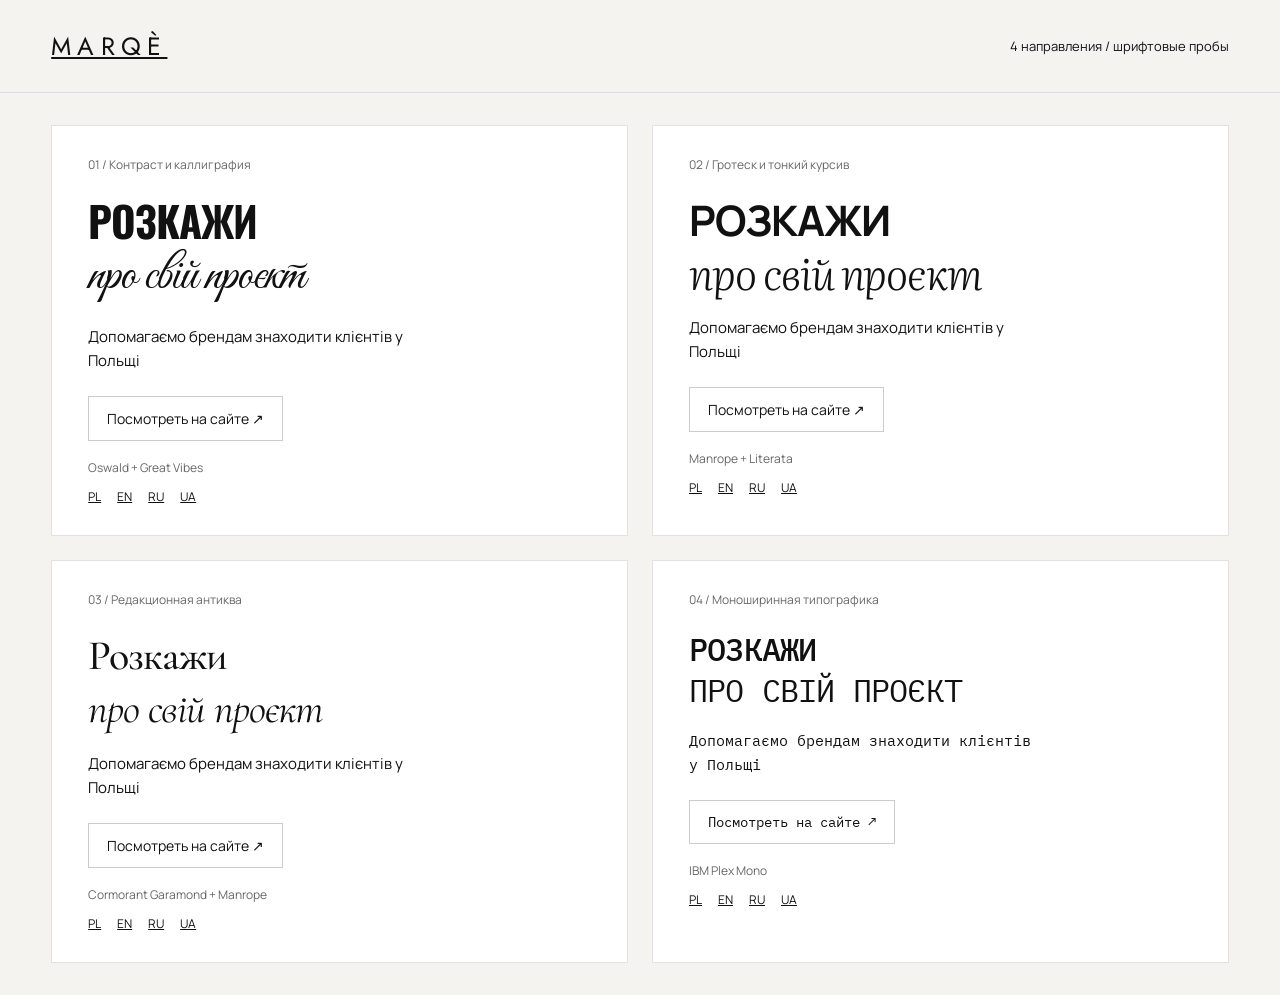
<file: type-comparison.html>
<!doctype html><html lang="ru"><head><meta charset="utf-8"><meta name="viewport" content="width=device-width,initial-scale=1"><meta name="robots" content="noindex"><title>MARQÈ — четыре шрифтовые версии</title><link rel="stylesheet" href="https://fonts.googleapis.com/css2?family=Oswald:wght@600;700&family=Great+Vibes&family=Manrope:wght@400;500;700&family=Literata:ital,wght@1,300&family=Cormorant+Garamond:ital,wght@0,500;1,400&family=IBM+Plex+Mono:wght@400;500&display=swap"><link href="https://fonts.googleapis.com/css2?family=Jost:wght@400&display=swap" rel="stylesheet"><link rel="stylesheet" href="assets/type-trials.css?v=1"><style>*{box-sizing:border-box}body{margin:0;background:#f4f3f0;color:#111;font-family:Manrope,sans-serif}header{display:flex;justify-content:space-between;align-items:center;padding:28px 4vw;border-bottom:1px solid #ddd}.logo{font-family:Jost,sans-serif;font-size:25px;letter-spacing:.25em}header span{font-size:13px}main{padding:32px 4vw;display:grid;grid-template-columns:1fr 1fr;gap:24px}article{background:white;padding:30px 36px;border:1px solid #e4e2de}.label{font-size:12px;color:#666}h2{font-family:var(--trial-head);font-weight:var(--trial-weight);text-transform:var(--trial-case);font-size:42px;line-height:1.12;margin:24px 0 20px;letter-spacing:-.025em}h2 em{display:block;font-family:var(--trial-accent);font-weight:var(--trial-accent-weight);font-style:var(--trial-style);text-transform:none;margin-top:5px}.sample-01 h2 em{font-size:1.2em}.sample-04 h2{font-size:32px}.sample-04 h2 em{text-transform:uppercase}.sample-04 p,.sample-04 .button{font-family:'IBM Plex Mono',monospace}p{max-width:38ch;font-size:15px;line-height:1.6}a{color:inherit}.button{display:inline-block;padding:12px 18px;border:1px solid #ccc;text-decoration:none;font-size:14px;margin:8px 0 18px}.button:hover{background:#111;color:white}small{display:block;color:#666;font-size:12px}.langs{display:flex;gap:16px;margin-top:12px;font-size:12px}@media(max-width:700px){main{grid-template-columns:1fr}article{padding:28px 24px}h2{font-size:34px}.sample-04 h2{font-size:27px}header span{max-width:130px}}</style></head><body><header><a class="logo" href="index.html">MARQÈ</a><span>4 направления / шрифтовые пробы</span></header><main><article class="sample-01"><div class="label">01 / Контраст и каллиграфия</div><h2>Розкажи <em>про свій проєкт</em></h2><p>Допомагаємо брендам знаходити клієнтів у Польщі</p><a class="button" href="type-01.html?lang=uk#contact">Посмотреть на сайте ↗</a><small>Oswald + Great Vibes</small><div class="langs"><a href="type-01.html?lang=pl#contact">PL</a><a href="type-01.html?lang=en#contact">EN</a><a href="type-01.html?lang=ru#contact">RU</a><a href="type-01.html?lang=uk#contact">UA</a></div></article><article class="sample-02"><div class="label">02 / Гротеск и тонкий курсив</div><h2>Розкажи <em>про свій проєкт</em></h2><p>Допомагаємо брендам знаходити клієнтів у Польщі</p><a class="button" href="type-02.html?lang=uk#contact">Посмотреть на сайте ↗</a><small>Manrope + Literata</small><div class="langs"><a href="type-02.html?lang=pl#contact">PL</a><a href="type-02.html?lang=en#contact">EN</a><a href="type-02.html?lang=ru#contact">RU</a><a href="type-02.html?lang=uk#contact">UA</a></div></article><article class="sample-03"><div class="label">03 / Редакционная антиква</div><h2>Розкажи <em>про свій проєкт</em></h2><p>Допомагаємо брендам знаходити клієнтів у Польщі</p><a class="button" href="type-03.html?lang=uk#contact">Посмотреть на сайте ↗</a><small>Cormorant Garamond + Manrope</small><div class="langs"><a href="type-03.html?lang=pl#contact">PL</a><a href="type-03.html?lang=en#contact">EN</a><a href="type-03.html?lang=ru#contact">RU</a><a href="type-03.html?lang=uk#contact">UA</a></div></article><article class="sample-04"><div class="label">04 / Моноширинная типографика</div><h2>Розкажи <em>про свій проєкт</em></h2><p>Допомагаємо брендам знаходити клієнтів у Польщі</p><a class="button" href="type-04.html?lang=uk#contact">Посмотреть на сайте ↗</a><small>IBM Plex Mono</small><div class="langs"><a href="type-04.html?lang=pl#contact">PL</a><a href="type-04.html?lang=en#contact">EN</a><a href="type-04.html?lang=ru#contact">RU</a><a href="type-04.html?lang=uk#contact">UA</a></div></article></main></body></html>
</file>
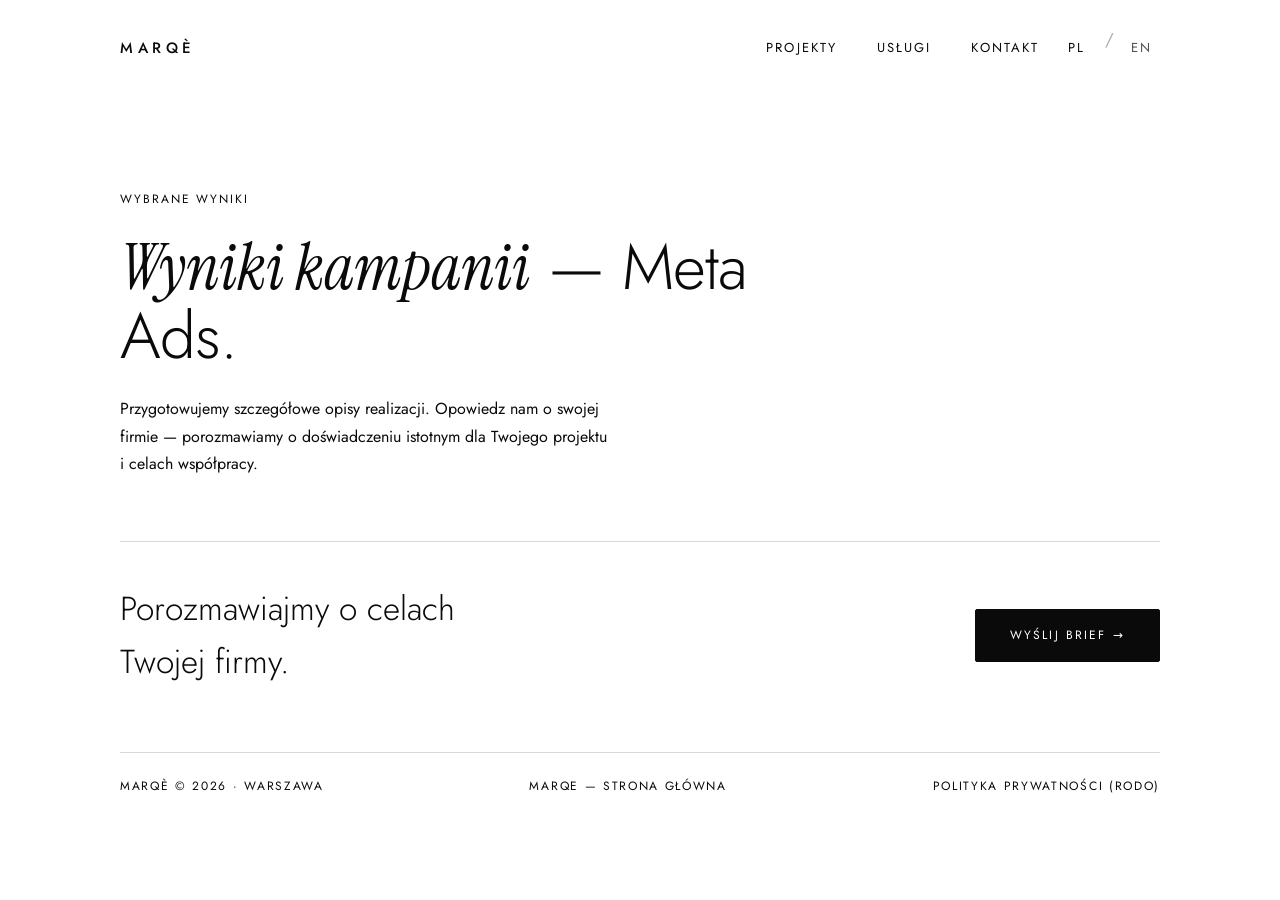
<file: wyniki.html>
<!DOCTYPE html>
<html lang="pl">
<head>
<meta charset="UTF-8">
<meta name="viewport" content="width=device-width, initial-scale=1">
<title>Wyniki — MARQÈ</title>
<meta name="robots" content="noindex">
<meta name="description" content="MARQÈ — wyniki i cele współpracy.">
<link rel="preconnect" href="https://fonts.googleapis.com">
<link rel="preconnect" href="https://fonts.gstatic.com" crossorigin>
<link href="https://fonts.googleapis.com/css2?family=Jost:wght@300;400;500&family=Instrument+Serif:ital@0;1&display=swap" rel="stylesheet">
<style>
:root{
  --black:#0A0A0A;--white:#FFFFFF;--grey:#0A0A0A;
  --line:rgba(10,10,10,.16);--line-inv:rgba(255,255,255,.16);
  --pad:120px;--s2:16px;--s3:24px;--s4:40px;--s5:64px;--s6:96px;--s7:140px;
  --ease:cubic-bezier(.22,1,.36,1);
}
*{margin:0;padding:0;box-sizing:border-box}
html{scroll-behavior:auto}
body{font-family:'Jost',system-ui,sans-serif;font-weight:400;background:var(--white);color:var(--black);font-size:17px;line-height:1.6;-webkit-font-smoothing:antialiased}
a{color:inherit;text-decoration:none}
button{font:inherit;background:none;border:0;cursor:pointer;color:inherit}
::selection{background:var(--black);color:var(--white)}
.micro{font-size:12px;letter-spacing:.16em;text-transform:uppercase;font-weight:400}
em.sx{font-family:'Instrument Serif',Georgia,serif;font-style:italic;font-weight:400;letter-spacing:0;text-transform:none}

.nav{position:fixed;top:0;left:0;right:0;z-index:100;display:flex;justify-content:space-between;align-items:center;padding:26px var(--pad);mix-blend-mode:difference;color:#fff}
.nav .logo{font-weight:500;letter-spacing:.3em;font-size:15px}
.nav .right{display:flex;align-items:center;gap:var(--s4)}
.nav ul{display:flex;gap:var(--s4);list-style:none}
.nav a,.nav .lng button{font-size:13px;letter-spacing:.16em;text-transform:uppercase;font-weight:400;position:relative}
.nav ul a::after{content:"";position:absolute;left:0;bottom:-4px;width:100%;height:1px;background:#fff;transform:scaleX(0);transform-origin:right;transition:transform .5s var(--ease)}
.nav ul a:hover::after{transform:scaleX(1);transform-origin:left}
.nav .lng{display:flex;gap:10px}
.nav .lng button{opacity:.45;transition:opacity .3s}
.nav .lng button.on{opacity:1}
.nav .lng .sep{opacity:.35}

header.page{padding:190px var(--pad) var(--s5)}
header.page .lead{color:var(--grey);margin-bottom:var(--s3)}
header.page h1{font-size:clamp(40px,5vw,72px);font-weight:300;line-height:1.08;letter-spacing:-.015em;max-width:18ch}
header.page .note{margin-top:var(--s3);color:var(--grey);max-width:50ch;font-size:16px;line-height:1.7}

.grid{display:grid;grid-template-columns:repeat(3,1fr);gap:20px;padding:0 var(--pad) var(--s6)}
.card{background:var(--black);color:var(--white);border-radius:2px;padding:34px 34px 30px;display:flex;flex-direction:column;gap:6px;opacity:0;transform:translateY(36px);transition:opacity .8s var(--ease),transform .8s var(--ease);position:relative;overflow:hidden}
.card.in{opacity:1;transform:none}
.card .c-label{font-size:12px;letter-spacing:.16em;text-transform:uppercase;color:#fff}
.card .c-big{font-size:clamp(40px,3.6vw,62px);font-weight:300;line-height:1.05;font-variant-numeric:tabular-nums;margin-top:8px}
.card .c-sub{font-size:12px;letter-spacing:.14em;text-transform:uppercase;color:#fff;margin-top:4px}
.card.span2{grid-column:span 2}
.card svg{display:block;width:100%;margin-top:auto}
.chart-line{fill:none;stroke:#fff;stroke-width:1.6;stroke-linecap:round;stroke-linejoin:round}
.chart-fill{fill:rgba(255,255,255,.08);stroke:none}
.chart-grid{stroke:rgba(255,255,255,.12);stroke-width:1}
.chart-dot{fill:#fff}

/* gauge */
.gauge{position:relative;margin-top:auto;display:flex;justify-content:center}
.gauge .gv{position:absolute;inset:0;display:flex;flex-direction:column;align-items:center;justify-content:flex-end;padding-bottom:6px}
.gauge .gv .n{font-size:clamp(34px,2.6vw,46px);font-weight:300;font-variant-numeric:tabular-nums}
.gauge .gv .t{font-size:11px;letter-spacing:.16em;text-transform:uppercase;color:#fff}
.g-track{fill:none;stroke:rgba(255,255,255,.15);stroke-width:10;stroke-linecap:round}
.g-arc{fill:none;stroke:#fff;stroke-width:10;stroke-linecap:round}

/* project cards */
.p-head{display:flex;justify-content:space-between;align-items:baseline}
.p-name{font-size:26px;font-weight:300;letter-spacing:.06em;text-transform:uppercase}
.p-type{font-size:12px;letter-spacing:.16em;text-transform:uppercase;color:#fff}
.p-metrics{display:grid;grid-template-columns:1fr 1fr;gap:14px 20px;margin:18px 0 20px}
.p-m .v{font-size:clamp(22px,1.8vw,30px);font-weight:300;font-variant-numeric:tabular-nums}
.p-m .k{font-size:12px;letter-spacing:.14em;text-transform:uppercase;color:#fff}

.src{padding:0 var(--pad) var(--s4);color:var(--grey);font-size:13px;letter-spacing:.06em;max-width:calc(78ch + 2*var(--pad))}
.foot{margin:0 var(--pad);border-top:1px solid var(--line);padding:var(--s3) 0 var(--s4);display:flex;justify-content:space-between;gap:var(--s3);font-size:12px;letter-spacing:.14em;text-transform:uppercase;color:var(--grey);flex-wrap:wrap}
.foot a:hover{color:var(--black)}
.btn-r{display:inline-block;padding:16px 34px;border:1px solid var(--black);border-radius:2px;font-size:12px;letter-spacing:.18em;text-transform:uppercase;font-weight:400;background:var(--black);color:var(--white);transition:background .5s var(--ease),color .5s var(--ease)}
.btn-r:hover{background:transparent;color:var(--black)}

@media(max-width:1024px){
  :root{--pad:56px}
  .grid{grid-template-columns:1fr 1fr}
  .card.span2{grid-column:span 2}
}
@media(max-width:640px){
  :root{--pad:22px}
  .nav{padding:20px 22px}
  .nav ul{gap:14px}
  .nav a,.nav .lng button{font-size:11px;letter-spacing:.12em}
  header.page{padding-top:140px}
  .grid{grid-template-columns:1fr}
  .card.span2{grid-column:span 1}
}
@media(prefers-reduced-motion:reduce){
  *,*::before,*::after{animation:none!important;transition:none!important}
  .card{opacity:1!important;transform:none!important}
}

.nav{mix-blend-mode:normal;background:#fff;color:#0a0a0a}.nav ul a::after{background:currentColor}.nav .lng button{min-width:36px;min-height:44px;opacity:.7}.nav .lng button.on{opacity:1}.nav .right{gap:20px}.nav a{min-height:44px;display:inline-flex;align-items:center}:focus-visible{outline:2px solid currentColor;outline-offset:4px}@media(max-width:760px){.nav{flex-wrap:wrap;gap:12px;padding:18px 22px}.nav .right{flex-wrap:wrap;gap:12px}.nav ul{gap:16px}header.page{padding-top:180px}}
</style>
</head>
<body>
<script>document.documentElement.classList.add('js')</script>

<nav class="nav">
  <a class="logo" href="index.html">MARQÈ</a>
  <div class="right">
    <ul>
      <li><a href="index.html#work" data-en="Projects">Projekty</a></li>
      <li><a href="index.html#services" data-en="Services">Usługi</a></li>
      <li><a href="index.html#contact" data-en="Contact">Kontakt</a></li>
    </ul>
    <div class="lng" role="group" aria-label="Language">
      <button id="lng-pl" class="on" type="button">PL</button><span class="sep">/</span><button id="lng-en" type="button">EN</button>
    </div>
  </div>
</nav>

<header class="page">
  <p class="lead micro" data-en="Selected results">Wybrane wyniki</p>
  <h1><em class="sx" data-en="Campaign results">Wyniki kampanii</em><span data-en=" — Meta Ads."> — Meta Ads.</span></h1>
  <p class="note" data-en="We are preparing detailed case studies. Tell us about your business — we will discuss relevant experience and the goals of a potential collaboration.">Przygotowujemy szczegółowe opisy realizacji. Opowiedz nam o swojej firmie — porozmawiamy o doświadczeniu istotnym dla Twojego projektu i celach współpracy.</p>
</header>

<div style="padding:0 var(--pad) 64px">
  <div style="border-top:1px solid var(--line);padding-top:40px;display:flex;justify-content:space-between;align-items:center;gap:24px;flex-wrap:wrap">
    <p style="font-size:clamp(24px,2.6vw,36px);font-weight:300;max-width:20ch" data-en="Let’s talk about your goals.">Porozmawiajmy o celach Twojej firmy.</p>
    <a class="btn-r" href="index.html#contact" data-en="Send a brief &rarr;">Wyślij brief &rarr;</a>
  </div>
</div>


<div class="foot">
  <span>MARQÈ © 2026 · Warszawa</span>
  <a href="index.html" data-en="marqe — home">marqe — strona główna</a>
  <a href="polityka-prywatnosci.html" data-en="Privacy policy (RODO/GDPR)">Polityka prywatności (RODO)</a>
</div>

<script>
(function(){
  var reduce=matchMedia('(prefers-reduced-motion: reduce)').matches;


  /* ---------- typografia: wiszace spojniki (nbsp) ---------- */
  function fixOrphans(root){
    var re=/([\s\u00A0(>\u00AB\u201E\u201C"]|^)((?:[iwzoauIWZOAU])|(?:[Dd]o|[Nn]a|[Oo]d|[Pp]o|[Zz]a|[Zz]e|[Ww]e))[ ](?=\S)/g;
    var w=document.createTreeWalker(root,NodeFilter.SHOW_TEXT,null);
    var n;
    while(n=w.nextNode()){
      var p=n.parentNode&&n.parentNode.nodeName;
      if(p==='SCRIPT'||p==='STYLE')continue;
      var v=n.nodeValue;
      if(!v||v.length<4)continue;
      var out=v.replace(re,'$1$2\u00A0').replace(re,'$1$2\u00A0');
      out=out.replace(/(\d)[ ](\d{3})(?!\d)/g,'$1\u00A0$2');
      out=out.replace(/(\d)[ ](h|zl|z\u0142|%|dni|PLN)(?![\w\u0142])/g,'$1\u00A0$2');
      if(out!==v)n.nodeValue=out;
    }
  }

  /* i18n */
  var lang='pl';
  document.querySelectorAll('[data-en]').forEach(function(el){el.setAttribute('data-pl',el.innerHTML)});
  function setLang(l){lang=l;document.documentElement.lang=l;
    document.querySelectorAll('[data-en]').forEach(function(el){el.innerHTML=el.getAttribute(l==='en'?'data-en':'data-pl')});
    document.getElementById('lng-pl').classList.toggle('on',l==='pl');
    document.getElementById('lng-en').classList.toggle('on',l==='en');
    fixOrphans(document.body);}
  fixOrphans(document.body);
  document.getElementById('lng-pl').addEventListener('click',function(){setLang('pl')});
  document.getElementById('lng-en').addEventListener('click',function(){setLang('en')});

})();
</script>
</body>
</html>
</file>
<file: assets/editorial.css>
/* Shared responsive typography and motion across all MARQE language editions. */
:root{--s7:120px;--s6:80px;--fs-body:18px;--fs-h2:clamp(32px,3.8vw,56px)}
.s2-title{font-size:clamp(34px,5vw,72px);line-height:1.12;text-wrap:balance}
.svc-h{font-size:clamp(34px,4vw,60px);line-height:1.12;text-wrap:balance}
.contact h2.contact-heading,html:lang(ru) .contact-heading,html:lang(uk) .contact-heading{font-size:clamp(32px,3.5vw,52px)!important;line-height:1.18}
html:lang(ru) .sx,html:lang(uk) .sx{font-family:'Cormorant Garamond',Georgia,serif;font-weight:300;font-style:italic;font-optical-sizing:auto;font-synthesis:none}
html:lang(ru) .contact-heading .sx,html:lang(uk) .contact-heading .sx,html:lang(ru) .svc-h .sx,html:lang(uk) .svc-h .sx{font-size:1.04em;line-height:inherit;letter-spacing:0}
.s2-note,.wwd-note,.contact .c-note,.a-d{font-size:18px;line-height:1.65}
.s2-note,.contact .c-note{max-width:48ch}
.market-note{max-width:58ch;line-height:1.65}
.nav ul a{font-size:15px;letter-spacing:.055em}
.nav .lng button{font-size:14px;min-width:40px;min-height:44px;letter-spacing:.06em}
.nav ul{gap:22px}.nav .right{gap:24px}
html .btn,html .hero .cta .btn,html:lang(ru) .btn,html:lang(uk) .btn{font-size:16px;line-height:1.4;font-weight:400;letter-spacing:.04em;min-height:52px;padding:16px 28px;transition:background .22s ease,color .22s ease,border-color .22s ease}
html .chip,html:lang(ru) .chip,html:lang(uk) .chip{font-size:15px;line-height:1.4;letter-spacing:.025em;min-height:48px;padding:12px 18px;transition:background .2s ease,color .2s ease,border-color .2s ease}
.linkline{font-size:15px;letter-spacing:.06em;line-height:1.5}
.linkline span{transition:transform .2s ease}
.field-label,.f-block>.micro{font-size:14px;letter-spacing:.06em}
.case-origin,.case-credit,.case-source,.case-gallery figcaption,.case-compare figcaption{font-size:14px}
.work-row .case-link{font-size:15px;line-height:1.5}
.case-summary{max-width:46ch}.work-row .tags{max-width:65ch}
.f-block{margin-bottom:32px}.f-input{font-size:18px;line-height:1.6}
.rv{transform:translateY(18px);transition:opacity .55s var(--ease),transform .55s var(--ease)}
.acc-body{transition:grid-template-rows .4s var(--ease)}
@media(hover:hover) and (prefers-reduced-motion:no-preference){.linkline:hover span{transform:translateX(4px)}}
@media(min-width:761px) and (max-width:1200px){.nav .right ul,.nav .right .lng{display:none}.burger{display:block}}
@media(max-width:1024px){:root{--s7:96px;--s6:64px}.s2-note,.wwd-note,.contact .c-note,.a-d{font-size:17px}}
@media(max-width:640px){
 :root{--s7:72px;--s6:48px;--s5:40px;--fs-body:16px}
 .s2-title{font-size:clamp(32px,8.5vw,40px)}.svc-h{font-size:clamp(32px,8vw,36px)}
 .contact h2.contact-heading,html:lang(ru) .contact-heading,html:lang(uk) .contact-heading{font-size:clamp(28px,7.5vw,36px)!important}
 html:lang(ru) .sx,html:lang(uk) .sx{font-weight:400}
 .s2-note,.wwd-note,.contact .c-note,.a-d{font-size:16px;line-height:1.65}
 html .btn,html .hero .cta .btn,html:lang(ru) .btn,html:lang(uk) .btn{font-size:15px;min-height:50px;padding:14px 24px}
 html .chip,html:lang(ru) .chip,html:lang(uk) .chip{font-size:15px;padding:12px 14px}
 .acc-head .a-name{font-size:clamp(23px,5.9vw,27px);line-height:1.25}
 .linkline{font-size:14px;letter-spacing:.035em}.f-input{font-size:16px}
 .case-gallery figcaption,.case-compare figcaption,.case-credit,.case-source{font-size:13px;letter-spacing:.025em}
 .rv{transform:translateY(10px);transition-duration:.4s}
}
@media(prefers-reduced-motion:reduce){.rv{opacity:1!important;transform:none!important}.btn,.chip,.linkline span,.acc-body{transition:none!important}}

/* Match Polish layout and control styling; keep complete Cyrillic families. */
html:lang(ru) .s2-title,html:lang(uk) .s2-title{letter-spacing:-.02em;line-height:1.12}
html:lang(ru) .btn,html:lang(uk) .btn,html:lang(ru) .chip,html:lang(uk) .chip{text-transform:uppercase}
html:lang(uk) body{font-family:'Manrope',system-ui,sans-serif;font-synthesis:none}
html:lang(uk) .logo,html:lang(uk) #wordmark,html:lang(uk) .agency-label{font-family:'Jost',system-ui,sans-serif}
html:lang(ru) .sx,html:lang(uk) .sx{vertical-align:baseline}
</file>
<file: assets/type-trials.css>
/* Isolated font trials. The brand wordmark is intentionally excluded. */
body.type-trial{font-family:'Manrope',sans-serif}
.type-trial :is(.s2-title,.svc-h,.contact-heading,.sec-head h2,.a-name,.case-summary,.work-row .name,.hero-tagline){font-family:var(--trial-head)!important;font-weight:var(--trial-weight)!important;text-transform:var(--trial-case);letter-spacing:-.02em;line-height:1.15}
html body.type-trial .sx{font-family:var(--trial-accent)!important;font-weight:var(--trial-accent-weight)!important;font-style:var(--trial-style)!important;text-transform:none!important;letter-spacing:-.025em;font-synthesis:none}
.type-trial .contact-heading .sx{display:block;margin-top:10px}
.type-trial .logo,.type-trial #wordmark,.type-trial .agency-label{font-family:'Jost',sans-serif!important}
.type-trial.trial-01 .contact-heading .sx{font-size:1.25em;line-height:1.25}
.type-trial.trial-01 .svc-h .sx{font-size:1.3em}
.type-trial.trial-03 .contact-heading{font-size:clamp(34px,4vw,60px)!important}
.type-trial.trial-04{font-family:'IBM Plex Mono',monospace}
.type-trial.trial-04 :is(.btn,.chip,.linkline,.nav ul a){font-family:'IBM Plex Mono',monospace;letter-spacing:0}
.type-trial.trial-04 .contact-heading{font-size:clamp(25px,2.8vw,44px)!important}
.type-trial.trial-04 .contact-heading .sx{text-transform:uppercase!important}
@media(max-width:640px){.type-trial.trial-03 .contact-heading{font-size:34px!important}.type-trial.trial-04 .contact-heading{font-size:25px!important}.type-trial .a-name{overflow-wrap:break-word!important}}
body.trial-01,.sample-01{--trial-head:'Oswald',sans-serif;--trial-weight:700;--trial-accent:'Great Vibes',cursive;--trial-accent-weight:400;--trial-style:normal;--trial-case:uppercase}
body.trial-02,.sample-02{--trial-head:'Manrope',sans-serif;--trial-weight:700;--trial-accent:'Literata',serif;--trial-accent-weight:300;--trial-style:italic;--trial-case:uppercase}
body.trial-03,.sample-03{--trial-head:'Cormorant Garamond',serif;--trial-weight:500;--trial-accent:'Cormorant Garamond',serif;--trial-accent-weight:400;--trial-style:italic;--trial-case:none}
body.trial-04,.sample-04{--trial-head:'IBM Plex Mono',monospace;--trial-weight:500;--trial-accent:'IBM Plex Mono',monospace;--trial-accent-weight:400;--trial-style:normal;--trial-case:uppercase}
</file>
